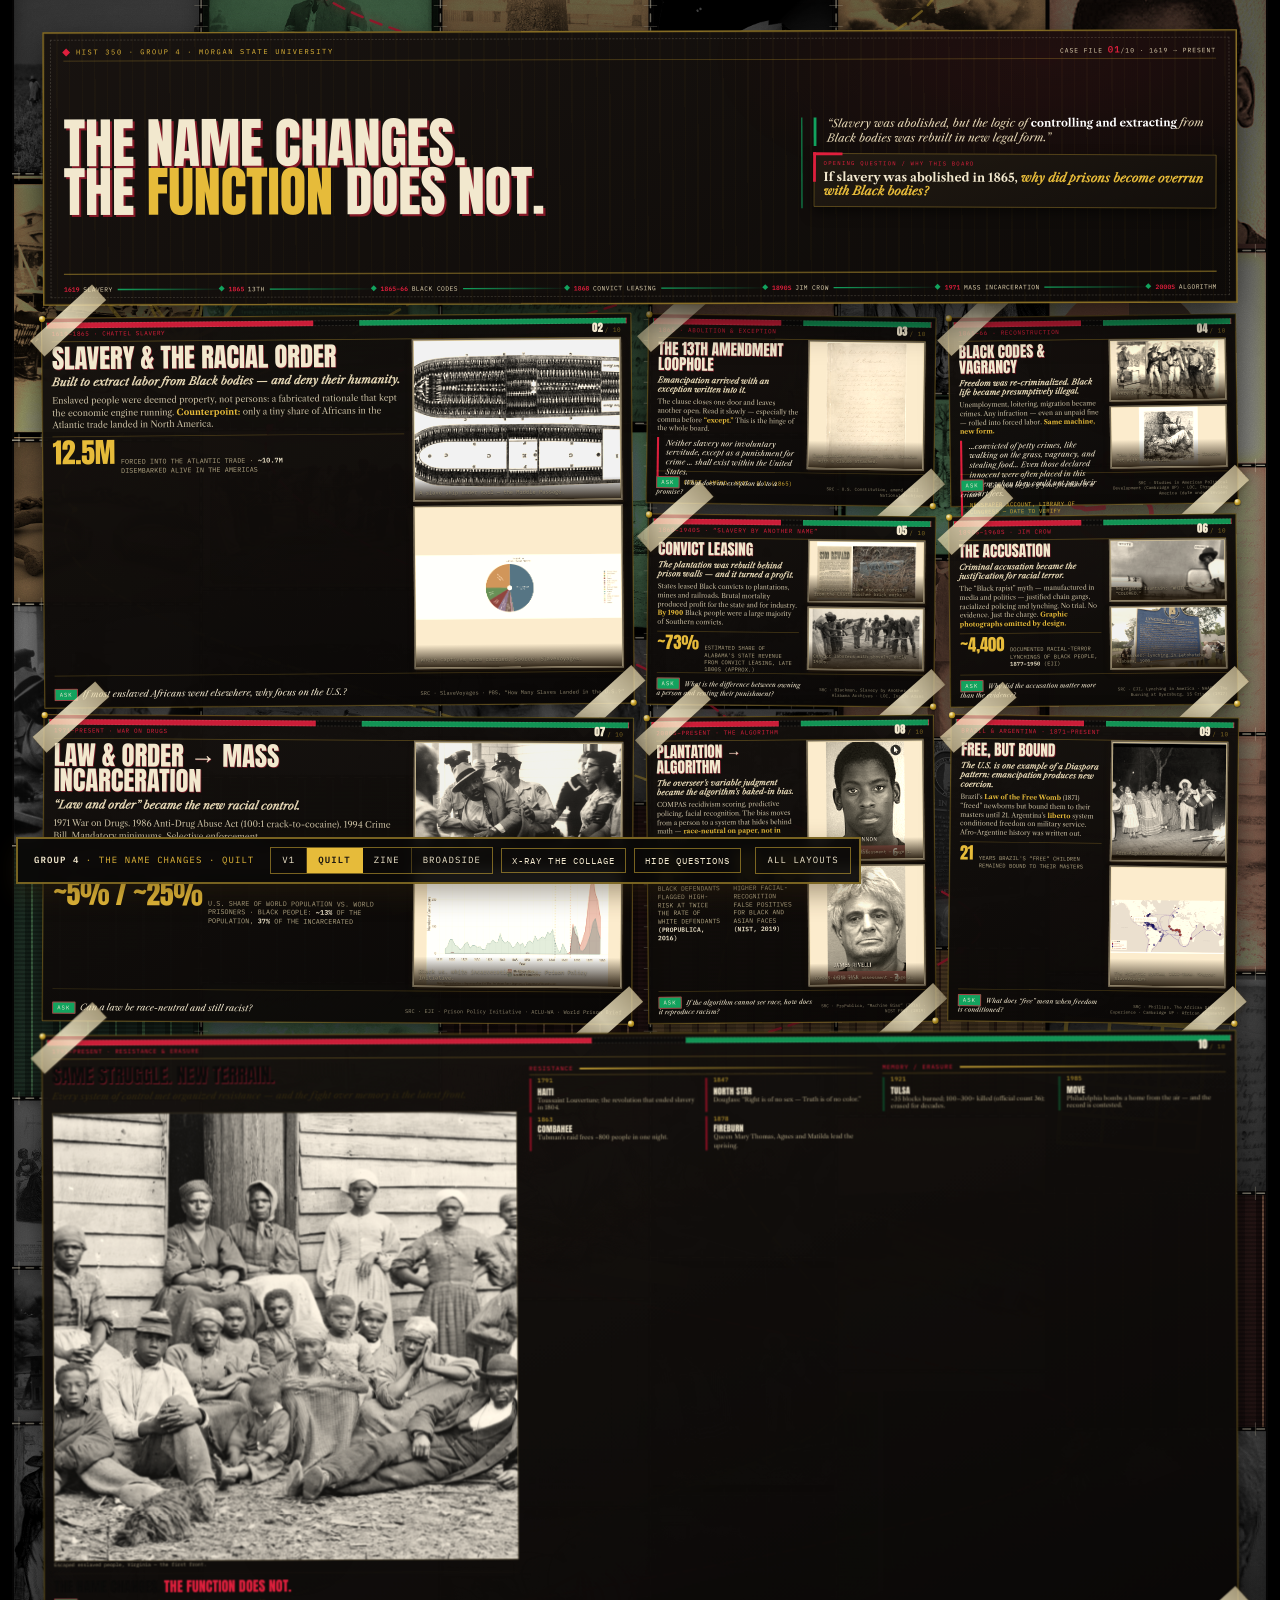
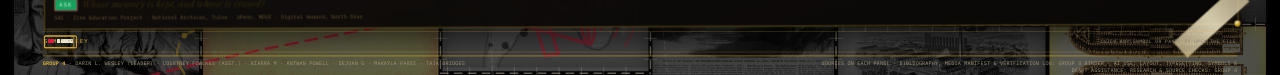
<file: index.html>
<!doctype html>
<html lang="en">
<head>
<meta charset="utf-8">
<meta name="viewport" content="width=device-width, initial-scale=1">
<title>Group 4 · The Name Changes — quilt</title>
<link rel="stylesheet" href="assets/fonts/fonts.css">
<link rel="stylesheet" href="assets/fonts/caslon.css">
<link rel="stylesheet" href="assets/board.css">
<link rel="stylesheet" href="assets/board_v4.css">
</head>
<body data-variant="a" data-layout="quilt">
<div class="holder"><div class="stage" id="stage">
  <div class="quilt" aria-hidden="true"><div class="patch t-ink" style="left:3px;top:-21px;width:265px;height:267px;background-image:url('media/inarcerated_laborers_from-louisiana-state-penitentiary-angola.png')"></div><div class="patch t-gold" style="left:3px;top:252px;width:265px;height:376px;background-image:url('assets/external/tulsa_furniture_street.jpg')"></div><div class="patch t-gold" style="left:3px;top:634px;width:265px;height:229px;background-image:url('assets/external/shackles_pre1860.jpg')"></div><div class="patch t-ink" style="left:3px;top:869px;width:265px;height:340px;background-image:url('media/mlk_arrested.jpg')"></div><div class="patch swatch t-green" style="left:3px;top:1215px;width:265px;height:356px"></div><div class="patch t-ink" style="left:3px;top:1577px;width:265px;height:237px;background-image:url('assets/external/freedmen_school_richmond.jpg')"></div><div class="patch t-ink" style="left:3px;top:1820px;width:265px;height:217px;background-image:url('assets/external/tulsa_greenwood_burning.jpg')"></div><div class="patch t-ink" style="left:3px;top:2043px;width:265px;height:359px;background-image:url('media/imagery.jpg')"></div><div class="patch t-gold" style="left:3px;top:2408px;width:265px;height:13px;background-image:url('assets/external/chain_gang_thomasville.jpg')"></div><div class="patch t-green" style="left:274px;top:-21px;width:337px;height:287px;background-image:url('assets/external/buffalo_soldier_25th.jpg')"></div><div class="patch t-green" style="left:274px;top:272px;width:337px;height:340px;background-image:url('media/letohatchee.jpg')"></div><div class="patch t-red" style="left:274px;top:618px;width:337px;height:223px;background-image:url('media/african_american_convicts_w_shovels.jpg')"></div><div class="patch t-ink" style="left:274px;top:847px;width:337px;height:264px;background-image:url('assets/external/tulsa_ruins_after_mob.jpg')"></div><div class="patch swatch t-green" style="left:274px;top:1117px;width:337px;height:288px"></div><div class="patch t-green" style="left:274px;top:1411px;width:337px;height:307px;background-image:url('media/ChatahoocheebricksEnglishWeb-768x576.jpg')"></div><div class="patch t-green" style="left:274px;top:1724px;width:337px;height:350px;background-image:url('media/risk_score_p1_1.png')"></div><div class="patch t-ink" style="left:274px;top:2080px;width:337px;height:232px;background-image:url('media/Slave%20Voyages%20Pie%20Chart.png')"></div><div class="patch t-gold" style="left:274px;top:2318px;width:337px;height:103px;background-image:url('media/emancipation_proclamation.jpg')"></div><div class="patch t-gold" style="left:617px;top:-21px;width:295px;height:288px;background-image:url('assets/external/on_the_chain_gang.jpg')"></div><div class="patch t-green" style="left:617px;top:273px;width:295px;height:331px;background-image:url('media/south_carolina_first_slave_law.jpg')"></div><div class="patch t-green" style="left:617px;top:610px;width:295px;height:301px;background-image:url('assets/external/tulsa_ruins_after_riot.jpg')"></div><div class="patch t-ink" style="left:617px;top:917px;width:295px;height:232px;background-image:url('media/risk_score_p1_2.png')"></div><div class="patch swatch t-red" style="left:617px;top:1155px;width:295px;height:337px"></div><div class="patch t-red" style="left:617px;top:1498px;width:295px;height:361px;background-image:url('media/one_vote_less.jpg')"></div><div class="patch t-green" style="left:617px;top:1865px;width:295px;height:293px;background-image:url('media/prsion_blck_vs_white.png')"></div><div class="patch t-ink" style="left:617px;top:2164px;width:295px;height:231px;background-image:url('media/Slave%20Voyages%20Map.png')"></div><div class="patch t-ink" style="left:617px;top:2401px;width:295px;height:20px;background-image:url('media/escaped_enslaved_people_from_plantation_virgiana.jpg')"></div><div class="patch t-ink" style="left:918px;top:-21px;width:260px;height:372px;background-image:url('media/angola_prison_guard_tower.png')"></div><div class="patch t-red" style="left:918px;top:357px;width:260px;height:263px;background-image:url('media/fountain_seg.jpg')"></div><div class="patch t-ink" style="left:918px;top:626px;width:260px;height:377px;background-image:url('media/inarcerated_laborers_from-louisiana-state-penitentiary-angola.png')"></div><div class="patch t-ink" style="left:918px;top:1009px;width:260px;height:218px;background-image:url('assets/external/tulsa_furniture_street.jpg')"></div><div class="patch swatch t-gold" style="left:918px;top:1233px;width:260px;height:302px"></div><div class="patch t-ink" style="left:918px;top:1541px;width:260px;height:258px;background-image:url('media/mlk_arrested.jpg')"></div><div class="patch t-ink" style="left:918px;top:1805px;width:260px;height:335px;background-image:url('media/afroargentines_playing_candombe_porteno_near_bonfire_of_sain_john.jpg')"></div><div class="patch t-ink" style="left:918px;top:2146px;width:260px;height:275px;background-image:url('assets/external/freedmen_school_richmond.jpg')"></div><div class="patch t-gold" style="left:1184px;top:-21px;width:297px;height:282px;background-image:url('assets/external/tulsa_greenwood_burning.jpg')"></div><div class="patch t-ink" style="left:1184px;top:267px;width:297px;height:294px;background-image:url('media/imagery.jpg')"></div><div class="patch t-green" style="left:1184px;top:567px;width:297px;height:231px;background-image:url('assets/external/chain_gang_thomasville.jpg')"></div><div class="patch t-red" style="left:1184px;top:804px;width:297px;height:252px;background-image:url('assets/external/buffalo_soldier_25th.jpg')"></div><div class="patch t-ink" style="left:1184px;top:1062px;width:297px;height:294px;background-image:url('media/letohatchee.jpg')"></div><div class="patch swatch t-gold" style="left:1184px;top:1362px;width:297px;height:234px"></div><div class="patch t-red" style="left:1184px;top:1602px;width:297px;height:360px;background-image:url('assets/external/tulsa_ruins_after_mob.jpg')"></div><div class="patch t-green" style="left:1184px;top:1968px;width:297px;height:358px;background-image:url('media/moneyreward.jpg')"></div><div class="patch t-ink" style="left:1184px;top:2332px;width:297px;height:89px;background-image:url('media/ChatahoocheebricksEnglishWeb-768x576.jpg')"></div><div class="patch t-red" style="left:1487px;top:-21px;width:310px;height:377px;background-image:url('media/risk_score_p1_1.png')"></div><div class="patch t-red" style="left:1487px;top:362px;width:310px;height:302px;background-image:url('media/Slave%20Voyages%20Pie%20Chart.png')"></div><div class="patch t-red" style="left:1487px;top:670px;width:310px;height:379px;background-image:url('media/emancipation_proclamation.jpg')"></div><div class="patch t-red" style="left:1487px;top:1055px;width:310px;height:337px;background-image:url('assets/external/on_the_chain_gang.jpg')"></div><div class="patch t-ink" style="left:1487px;top:1398px;width:310px;height:309px;background-image:url('media/south_carolina_first_slave_law.jpg')"></div><div class="patch swatch t-red" style="left:1487px;top:1713px;width:310px;height:332px"></div><div class="patch t-ink" style="left:1487px;top:2051px;width:310px;height:274px;background-image:url('media/risk_score_p1_2.png')"></div><div class="patch t-gold" style="left:1487px;top:2331px;width:310px;height:90px;background-image:url('media/slave_atlantic_trade_slave_ship.jpg')"></div><svg class="stitching" viewBox="0 0 1800 2400" preserveAspectRatio="none"><path class="run" d="M271 0L271 2400M614 0L614 2400M915 0L915 2400M1181 0L1181 2400M0 249L271 249M0 631L271 631M0 866L271 866M0 1212L271 1212M0 1574L271 1574M0 1817L271 1817M0 2040L271 2040M271 269L614 269M271 615L614 615M271 844L614 844M271 1114L614 1114M271 1408L614 1408M271 1721L614 1721M271 2077L614 2077M271 2315L614 2315M614 270L915 270M614 607L915 607M614 914L915 914M614 1152L915 1152M614 1495L915 1495M614 1862L915 1862M614 2161L915 2161M614 2398L915 2398M915 354L1181 354M915 623L1181 623M915 1006L1181 1006M915 1230L1181 1230M915 1538L1181 1538M915 1802L1181 1802M915 2143L1181 2143M1181 264L1484 264M1181 564L1484 564M1181 801L1484 801M1181 1059L1484 1059M1181 1359L1484 1359M1181 1599L1484 1599M1181 1965L1484 1965M1181 2329L1484 2329M1484 359L1800 359M1484 667L1800 667M1484 1052L1800 1052M1484 1395L1800 1395M1484 1710L1800 1710M1484 2048L1800 2048M1484 2328L1800 2328"/><path class="tick" d="M262 8L280 8M262 38L280 38M262 68L280 68M262 98L280 98M262 128L280 128M262 158L280 158M262 188L280 188M262 218L280 218M262 248L280 248M262 278L280 278M262 308L280 308M262 338L280 338M262 368L280 368M262 398L280 398M262 428L280 428M262 458L280 458M262 488L280 488M262 518L280 518M262 548L280 548M262 578L280 578M262 608L280 608M262 638L280 638M262 668L280 668M262 698L280 698M262 728L280 728M262 758L280 758M262 788L280 788M262 818L280 818M262 848L280 848M262 878L280 878M262 908L280 908M262 938L280 938M262 968L280 968M262 998L280 998M262 1028L280 1028M262 1058L280 1058M262 1088L280 1088M262 1118L280 1118M262 1148L280 1148M262 1178L280 1178M262 1208L280 1208M262 1238L280 1238M262 1268L280 1268M262 1298L280 1298M262 1328L280 1328M262 1358L280 1358M262 1388L280 1388M262 1418L280 1418M262 1448L280 1448M262 1478L280 1478M262 1508L280 1508M262 1538L280 1538M262 1568L280 1568M262 1598L280 1598M262 1628L280 1628M262 1658L280 1658M262 1688L280 1688M262 1718L280 1718M262 1748L280 1748M262 1778L280 1778M262 1808L280 1808M262 1838L280 1838M262 1868L280 1868M262 1898L280 1898M262 1928L280 1928M262 1958L280 1958M262 1988L280 1988M262 2018L280 2018M262 2048L280 2048M262 2078L280 2078M262 2108L280 2108M262 2138L280 2138M262 2168L280 2168M262 2198L280 2198M262 2228L280 2228M262 2258L280 2258M262 2288L280 2288M262 2318L280 2318M262 2348L280 2348M262 2378L280 2378M605 8L623 8M605 38L623 38M605 68L623 68M605 98L623 98M605 128L623 128M605 158L623 158M605 188L623 188M605 218L623 218M605 248L623 248M605 278L623 278M605 308L623 308M605 338L623 338M605 368L623 368M605 398L623 398M605 428L623 428M605 458L623 458M605 488L623 488M605 518L623 518M605 548L623 548M605 578L623 578M605 608L623 608M605 638L623 638M605 668L623 668M605 698L623 698M605 728L623 728M605 758L623 758M605 788L623 788M605 818L623 818M605 848L623 848M605 878L623 878M605 908L623 908M605 938L623 938M605 968L623 968M605 998L623 998M605 1028L623 1028M605 1058L623 1058M605 1088L623 1088M605 1118L623 1118M605 1148L623 1148M605 1178L623 1178M605 1208L623 1208M605 1238L623 1238M605 1268L623 1268M605 1298L623 1298M605 1328L623 1328M605 1358L623 1358M605 1388L623 1388M605 1418L623 1418M605 1448L623 1448M605 1478L623 1478M605 1508L623 1508M605 1538L623 1538M605 1568L623 1568M605 1598L623 1598M605 1628L623 1628M605 1658L623 1658M605 1688L623 1688M605 1718L623 1718M605 1748L623 1748M605 1778L623 1778M605 1808L623 1808M605 1838L623 1838M605 1868L623 1868M605 1898L623 1898M605 1928L623 1928M605 1958L623 1958M605 1988L623 1988M605 2018L623 2018M605 2048L623 2048M605 2078L623 2078M605 2108L623 2108M605 2138L623 2138M605 2168L623 2168M605 2198L623 2198M605 2228L623 2228M605 2258L623 2258M605 2288L623 2288M605 2318L623 2318M605 2348L623 2348M605 2378L623 2378M906 8L924 8M906 38L924 38M906 68L924 68M906 98L924 98M906 128L924 128M906 158L924 158M906 188L924 188M906 218L924 218M906 248L924 248M906 278L924 278M906 308L924 308M906 338L924 338M906 368L924 368M906 398L924 398M906 428L924 428M906 458L924 458M906 488L924 488M906 518L924 518M906 548L924 548M906 578L924 578M906 608L924 608M906 638L924 638M906 668L924 668M906 698L924 698M906 728L924 728M906 758L924 758M906 788L924 788M906 818L924 818M906 848L924 848M906 878L924 878M906 908L924 908M906 938L924 938M906 968L924 968M906 998L924 998M906 1028L924 1028M906 1058L924 1058M906 1088L924 1088M906 1118L924 1118M906 1148L924 1148M906 1178L924 1178M906 1208L924 1208M906 1238L924 1238M906 1268L924 1268M906 1298L924 1298M906 1328L924 1328M906 1358L924 1358M906 1388L924 1388M906 1418L924 1418M906 1448L924 1448M906 1478L924 1478M906 1508L924 1508M906 1538L924 1538M906 1568L924 1568M906 1598L924 1598M906 1628L924 1628M906 1658L924 1658M906 1688L924 1688M906 1718L924 1718M906 1748L924 1748M906 1778L924 1778M906 1808L924 1808M906 1838L924 1838M906 1868L924 1868M906 1898L924 1898M906 1928L924 1928M906 1958L924 1958M906 1988L924 1988M906 2018L924 2018M906 2048L924 2048M906 2078L924 2078M906 2108L924 2108M906 2138L924 2138M906 2168L924 2168M906 2198L924 2198M906 2228L924 2228M906 2258L924 2258M906 2288L924 2288M906 2318L924 2318M906 2348L924 2348M906 2378L924 2378M1172 8L1190 8M1172 38L1190 38M1172 68L1190 68M1172 98L1190 98M1172 128L1190 128M1172 158L1190 158M1172 188L1190 188M1172 218L1190 218M1172 248L1190 248M1172 278L1190 278M1172 308L1190 308M1172 338L1190 338M1172 368L1190 368M1172 398L1190 398M1172 428L1190 428M1172 458L1190 458M1172 488L1190 488M1172 518L1190 518M1172 548L1190 548M1172 578L1190 578M1172 608L1190 608M1172 638L1190 638M1172 668L1190 668M1172 698L1190 698M1172 728L1190 728M1172 758L1190 758M1172 788L1190 788M1172 818L1190 818M1172 848L1190 848M1172 878L1190 878M1172 908L1190 908M1172 938L1190 938M1172 968L1190 968M1172 998L1190 998M1172 1028L1190 1028M1172 1058L1190 1058M1172 1088L1190 1088M1172 1118L1190 1118M1172 1148L1190 1148M1172 1178L1190 1178M1172 1208L1190 1208M1172 1238L1190 1238M1172 1268L1190 1268M1172 1298L1190 1298M1172 1328L1190 1328M1172 1358L1190 1358M1172 1388L1190 1388M1172 1418L1190 1418M1172 1448L1190 1448M1172 1478L1190 1478M1172 1508L1190 1508M1172 1538L1190 1538M1172 1568L1190 1568M1172 1598L1190 1598M1172 1628L1190 1628M1172 1658L1190 1658M1172 1688L1190 1688M1172 1718L1190 1718M1172 1748L1190 1748M1172 1778L1190 1778M1172 1808L1190 1808M1172 1838L1190 1838M1172 1868L1190 1868M1172 1898L1190 1898M1172 1928L1190 1928M1172 1958L1190 1958M1172 1988L1190 1988M1172 2018L1190 2018M1172 2048L1190 2048M1172 2078L1190 2078M1172 2108L1190 2108M1172 2138L1190 2138M1172 2168L1190 2168M1172 2198L1190 2198M1172 2228L1190 2228M1172 2258L1190 2258M1172 2288L1190 2288M1172 2318L1190 2318M1172 2348L1190 2348M1172 2378L1190 2378M10 240L10 258M42 240L42 258M74 240L74 258M106 240L106 258M138 240L138 258M170 240L170 258M202 240L202 258M234 240L234 258M10 622L10 640M42 622L42 640M74 622L74 640M106 622L106 640M138 622L138 640M170 622L170 640M202 622L202 640M234 622L234 640M10 857L10 875M42 857L42 875M74 857L74 875M106 857L106 875M138 857L138 875M170 857L170 875M202 857L202 875M234 857L234 875M10 1203L10 1221M42 1203L42 1221M74 1203L74 1221M106 1203L106 1221M138 1203L138 1221M170 1203L170 1221M202 1203L202 1221M234 1203L234 1221M10 1565L10 1583M42 1565L42 1583M74 1565L74 1583M106 1565L106 1583M138 1565L138 1583M170 1565L170 1583M202 1565L202 1583M234 1565L234 1583M10 1808L10 1826M42 1808L42 1826M74 1808L74 1826M106 1808L106 1826M138 1808L138 1826M170 1808L170 1826M202 1808L202 1826M234 1808L234 1826M10 2031L10 2049M42 2031L42 2049M74 2031L74 2049M106 2031L106 2049M138 2031L138 2049M170 2031L170 2049M202 2031L202 2049M234 2031L234 2049M281 260L281 278M313 260L313 278M345 260L345 278M377 260L377 278M409 260L409 278M441 260L441 278M473 260L473 278M505 260L505 278M537 260L537 278M569 260L569 278M601 260L601 278M281 606L281 624M313 606L313 624M345 606L345 624M377 606L377 624M409 606L409 624M441 606L441 624M473 606L473 624M505 606L505 624M537 606L537 624M569 606L569 624M601 606L601 624M281 835L281 853M313 835L313 853M345 835L345 853M377 835L377 853M409 835L409 853M441 835L441 853M473 835L473 853M505 835L505 853M537 835L537 853M569 835L569 853M601 835L601 853M281 1105L281 1123M313 1105L313 1123M345 1105L345 1123M377 1105L377 1123M409 1105L409 1123M441 1105L441 1123M473 1105L473 1123M505 1105L505 1123M537 1105L537 1123M569 1105L569 1123M601 1105L601 1123M281 1399L281 1417M313 1399L313 1417M345 1399L345 1417M377 1399L377 1417M409 1399L409 1417M441 1399L441 1417M473 1399L473 1417M505 1399L505 1417M537 1399L537 1417M569 1399L569 1417M601 1399L601 1417M281 1712L281 1730M313 1712L313 1730M345 1712L345 1730M377 1712L377 1730M409 1712L409 1730M441 1712L441 1730M473 1712L473 1730M505 1712L505 1730M537 1712L537 1730M569 1712L569 1730M601 1712L601 1730M281 2068L281 2086M313 2068L313 2086M345 2068L345 2086M377 2068L377 2086M409 2068L409 2086M441 2068L441 2086M473 2068L473 2086M505 2068L505 2086M537 2068L537 2086M569 2068L569 2086M601 2068L601 2086M281 2306L281 2324M313 2306L313 2324M345 2306L345 2324M377 2306L377 2324M409 2306L409 2324M441 2306L441 2324M473 2306L473 2324M505 2306L505 2324M537 2306L537 2324M569 2306L569 2324M601 2306L601 2324M624 261L624 279M656 261L656 279M688 261L688 279M720 261L720 279M752 261L752 279M784 261L784 279M816 261L816 279M848 261L848 279M880 261L880 279M624 598L624 616M656 598L656 616M688 598L688 616M720 598L720 616M752 598L752 616M784 598L784 616M816 598L816 616M848 598L848 616M880 598L880 616M624 905L624 923M656 905L656 923M688 905L688 923M720 905L720 923M752 905L752 923M784 905L784 923M816 905L816 923M848 905L848 923M880 905L880 923M624 1143L624 1161M656 1143L656 1161M688 1143L688 1161M720 1143L720 1161M752 1143L752 1161M784 1143L784 1161M816 1143L816 1161M848 1143L848 1161M880 1143L880 1161M624 1486L624 1504M656 1486L656 1504M688 1486L688 1504M720 1486L720 1504M752 1486L752 1504M784 1486L784 1504M816 1486L816 1504M848 1486L848 1504M880 1486L880 1504M624 1853L624 1871M656 1853L656 1871M688 1853L688 1871M720 1853L720 1871M752 1853L752 1871M784 1853L784 1871M816 1853L816 1871M848 1853L848 1871M880 1853L880 1871M624 2152L624 2170M656 2152L656 2170M688 2152L688 2170M720 2152L720 2170M752 2152L752 2170M784 2152L784 2170M816 2152L816 2170M848 2152L848 2170M880 2152L880 2170M624 2389L624 2407M656 2389L656 2407M688 2389L688 2407M720 2389L720 2407M752 2389L752 2407M784 2389L784 2407M816 2389L816 2407M848 2389L848 2407M880 2389L880 2407M925 345L925 363M957 345L957 363M989 345L989 363M1021 345L1021 363M1053 345L1053 363M1085 345L1085 363M1117 345L1117 363M1149 345L1149 363M925 614L925 632M957 614L957 632M989 614L989 632M1021 614L1021 632M1053 614L1053 632M1085 614L1085 632M1117 614L1117 632M1149 614L1149 632M925 997L925 1015M957 997L957 1015M989 997L989 1015M1021 997L1021 1015M1053 997L1053 1015M1085 997L1085 1015M1117 997L1117 1015M1149 997L1149 1015M925 1221L925 1239M957 1221L957 1239M989 1221L989 1239M1021 1221L1021 1239M1053 1221L1053 1239M1085 1221L1085 1239M1117 1221L1117 1239M1149 1221L1149 1239M925 1529L925 1547M957 1529L957 1547M989 1529L989 1547M1021 1529L1021 1547M1053 1529L1053 1547M1085 1529L1085 1547M1117 1529L1117 1547M1149 1529L1149 1547M925 1793L925 1811M957 1793L957 1811M989 1793L989 1811M1021 1793L1021 1811M1053 1793L1053 1811M1085 1793L1085 1811M1117 1793L1117 1811M1149 1793L1149 1811M925 2134L925 2152M957 2134L957 2152M989 2134L989 2152M1021 2134L1021 2152M1053 2134L1053 2152M1085 2134L1085 2152M1117 2134L1117 2152M1149 2134L1149 2152M1191 255L1191 273M1223 255L1223 273M1255 255L1255 273M1287 255L1287 273M1319 255L1319 273M1351 255L1351 273M1383 255L1383 273M1415 255L1415 273M1447 255L1447 273M1191 555L1191 573M1223 555L1223 573M1255 555L1255 573M1287 555L1287 573M1319 555L1319 573M1351 555L1351 573M1383 555L1383 573M1415 555L1415 573M1447 555L1447 573M1191 792L1191 810M1223 792L1223 810M1255 792L1255 810M1287 792L1287 810M1319 792L1319 810M1351 792L1351 810M1383 792L1383 810M1415 792L1415 810M1447 792L1447 810M1191 1050L1191 1068M1223 1050L1223 1068M1255 1050L1255 1068M1287 1050L1287 1068M1319 1050L1319 1068M1351 1050L1351 1068M1383 1050L1383 1068M1415 1050L1415 1068M1447 1050L1447 1068M1191 1350L1191 1368M1223 1350L1223 1368M1255 1350L1255 1368M1287 1350L1287 1368M1319 1350L1319 1368M1351 1350L1351 1368M1383 1350L1383 1368M1415 1350L1415 1368M1447 1350L1447 1368M1191 1590L1191 1608M1223 1590L1223 1608M1255 1590L1255 1608M1287 1590L1287 1608M1319 1590L1319 1608M1351 1590L1351 1608M1383 1590L1383 1608M1415 1590L1415 1608M1447 1590L1447 1608M1191 1956L1191 1974M1223 1956L1223 1974M1255 1956L1255 1974M1287 1956L1287 1974M1319 1956L1319 1974M1351 1956L1351 1974M1383 1956L1383 1974M1415 1956L1415 1974M1447 1956L1447 1974M1191 2320L1191 2338M1223 2320L1223 2338M1255 2320L1255 2338M1287 2320L1287 2338M1319 2320L1319 2338M1351 2320L1351 2338M1383 2320L1383 2338M1415 2320L1415 2338M1447 2320L1447 2338M1494 350L1494 368M1526 350L1526 368M1558 350L1558 368M1590 350L1590 368M1622 350L1622 368M1654 350L1654 368M1686 350L1686 368M1718 350L1718 368M1750 350L1750 368M1782 350L1782 368M1494 658L1494 676M1526 658L1526 676M1558 658L1558 676M1590 658L1590 676M1622 658L1622 676M1654 658L1654 676M1686 658L1686 676M1718 658L1718 676M1750 658L1750 676M1782 658L1782 676M1494 1043L1494 1061M1526 1043L1526 1061M1558 1043L1558 1061M1590 1043L1590 1061M1622 1043L1622 1061M1654 1043L1654 1061M1686 1043L1686 1061M1718 1043L1718 1061M1750 1043L1750 1061M1782 1043L1782 1061M1494 1386L1494 1404M1526 1386L1526 1404M1558 1386L1558 1404M1590 1386L1590 1404M1622 1386L1622 1404M1654 1386L1654 1404M1686 1386L1686 1404M1718 1386L1718 1404M1750 1386L1750 1404M1782 1386L1782 1404M1494 1701L1494 1719M1526 1701L1526 1719M1558 1701L1558 1719M1590 1701L1590 1719M1622 1701L1622 1719M1654 1701L1654 1719M1686 1701L1686 1719M1718 1701L1718 1719M1750 1701L1750 1719M1782 1701L1782 1719M1494 2039L1494 2057M1526 2039L1526 2057M1558 2039L1558 2057M1590 2039L1590 2057M1622 2039L1622 2057M1654 2039L1654 2057M1686 2039L1686 2057M1718 2039L1718 2057M1750 2039L1750 2057M1782 2039L1782 2057M1494 2319L1494 2337M1526 2319L1526 2337M1558 2319L1558 2337M1590 2319L1590 2337M1622 2319L1622 2337M1654 2319L1654 2337M1686 2319L1686 2337M1718 2319L1718 2337M1750 2319L1750 2337M1782 2319L1782 2337"/><path class="cross" d=""/><path class="thread" d="M420 -60C338 65 1289 177 1155 269C1187 400 468 517 369 613C297 779 973 928 1041 1050C868 1169 1533 1275 1359 1362C1172 1502 380 1628 528 1731C489 1849 1598 1954 1517 2041C1704 2194 257 2330 88 2443C52 2560 422 2664 595 2750"/><path class="thread gold" d="M1320 -60C1424 77 739 200 628 301C793 464 -57 610 90 730C-60 913 1012 1077 1080 1212C985 1372 1009 1516 1015 1634C1037 1772 1258 1895 1200 1997C1193 2129 418 2247 247 2344C102 2528 1518 2692 1341 2828"/><circle class="knot" cx="1155" cy="269" r="5"/><circle class="knot" cx="369" cy="613" r="5"/><circle class="knot" cx="1041" cy="1050" r="5"/><circle class="knot" cx="1359" cy="1362" r="5"/><circle class="knot" cx="528" cy="1731" r="5"/><circle class="knot" cx="1517" cy="2041" r="5"/><circle class="knot" cx="88" cy="2443" r="5"/><circle class="knot gold" cx="628" cy="301" r="4"/><circle class="knot gold" cx="90" cy="730" r="4"/><circle class="knot gold" cx="1080" cy="1212" r="4"/><circle class="knot gold" cx="1015" cy="1634" r="4"/><circle class="knot gold" cx="1200" cy="1997" r="4"/><circle class="knot gold" cx="247" cy="2344" r="4"/></svg><div class="applique t-gold" data-sym="globe" style="left:105px;top:258px;width:250px;height:250px;transform:rotate(-7deg)"><svg xmlns="http://www.w3.org/2000/svg" viewBox="0 0 420 420" fill="none" stroke="currentColor" stroke-linecap="round" stroke-linejoin="round">

  <circle cx="210" cy="210" r="176" stroke-width="9"/>
  <ellipse cx="210" cy="210" rx="176" ry="72" stroke-width="7"/>
  <ellipse cx="210" cy="210" rx="72" ry="176" stroke-width="7"/>
  <path d="M210 34 C286 92 306 156 296 210 C286 268 250 322 210 386" stroke-width="7"/>
  <path d="M210 34 C134 92 114 156 124 210 C134 268 170 322 210 386" stroke-width="7"/>
  <path d="M46 168 h46 l24 -30 34 8 20 -26 30 14 24 -18 24 20 28 -8 22 24 28 4 26 22 h34" stroke-width="8"/>
  <path d="M46 252 h40 l26 24 30 -14 26 20 30 -12 26 22 30 -16 30 18 28 -10 26 16 h34" stroke-width="8" opacity=".72"/>
  <path d="M168 132 q28 -20 54 -8" stroke-width="6" opacity=".6"/>
  <path d="M258 96 q22 16 22 42" stroke-width="6" opacity=".6"/>
</svg>
</div><div class="applique t-red" data-sym="fist" style="left:1470px;top:586px;width:230px;height:230px;transform:rotate(6deg)"><svg xmlns="http://www.w3.org/2000/svg" viewBox="0 0 420 420" fill="none" stroke="currentColor" stroke-linecap="round" stroke-linejoin="round">

  <path d="M150 214 V150 c0 -12 18 -12 18 0 v50" stroke-width="12"/>
  <path d="M168 172 V128 c0 -13 19 -13 19 0 v44" stroke-width="12"/>
  <path d="M187 138 V120 c0 -13 19 -13 19 0 v30" stroke-width="12"/>
  <path d="M206 130 V122 c0 -12 18 -12 18 0 v30" stroke-width="12"/>
  <path d="M224 168 V138 c0 -12 18 -12 18 0 v92" stroke-width="12"/>
  <path d="M150 214 c-24 -10 -44 -2 -46 20 -3 26 18 40 34 36 l40 -8" stroke-width="12"/>
  <path d="M242 230 c26 -14 62 4 62 40 0 44 -38 78 -86 78 h-26 c-40 0 -66 -18 -78 -46"
        stroke-width="12"/>
  <path d="M118 268 c-18 6 -30 -8 -26 -24" stroke-width="10"/>
  <path d="M148 250 q20 6 34 2" stroke-width="9" opacity=".7"/>
  <path d="M176 206 q16 4 28 0" stroke-width="9" opacity=".7"/>
  <path d="M320 96 l16 -22 M340 120 l24 -12 M300 76 l6 -26" stroke-width="8" opacity=".75"/>
</svg>
</div><div class="applique t-green" data-sym="broken-chain" style="left:90px;top:1660px;width:270px;height:270px;transform:rotate(-5deg)"><svg xmlns="http://www.w3.org/2000/svg" viewBox="0 0 460 420" fill="none" stroke="currentColor" stroke-linecap="round" stroke-linejoin="round">

  <g stroke-width="15">
    <ellipse cx="104" cy="210" rx="62" ry="34" transform="rotate(-24 104 210)"/>
    <ellipse cx="188" cy="188" rx="62" ry="34" transform="rotate(-24 188 188)"/>
    <ellipse cx="372" cy="210" rx="62" ry="34" transform="rotate(-24 372 210)"/>
    <ellipse cx="288" cy="188" rx="62" ry="34" transform="rotate(-24 288 188)"/>
  </g>
  <path d="M236 196 l-10 -6 M244 176 l-12 8 M252 206 l6 -14" stroke-width="10" stroke-dasharray="0"/>
  <path d="M232 150 l-10 76" stroke-width="7" opacity=".5"/>
  <path d="M258 146 l10 78" stroke-width="7" opacity=".5"/>
  <path d="M228 262 q30 26 62 6" stroke-width="7" opacity=".6"/>
  <circle cx="240" cy="118" r="20" stroke-width="8" opacity=".8"/>
  <path d="M240 98 v-24 M240 138 v24 M220 118 h-24 M260 118 h24" stroke-width="7" opacity=".65"/>
</svg>
</div><div class="applique t-gold" data-sym="kente" style="left:1480px;top:1430px;width:250px;height:250px;transform:rotate(4deg)"><svg xmlns="http://www.w3.org/2000/svg" viewBox="0 0 460 420" fill="none" stroke="currentColor" stroke-linecap="round" stroke-linejoin="round">

  <rect x="46" y="46" width="368" height="328" stroke-width="11"/>
  <path d="M46 130 h368 M46 214 h368 M46 298 h368" stroke-width="9"/>
  <path d="M160 46 v328 M300 46 v328" stroke-width="9"/>
  <path d="M120 92 l20 20 l-20 20 l-20 -20 z" stroke-width="7" opacity=".8"/>
  <path d="M200 92 l20 20 l-20 20 l-20 -20 z" stroke-width="7" opacity=".8"/>
  <path d="M340 92 l20 20 l-20 20 l-20 -20 z" stroke-width="7" opacity=".8"/>
  <path d="M120 176 l20 20 l-20 20 l-20 -20 z" stroke-width="7" opacity=".8"/>
  <path d="M340 176 l20 20 l-20 20 l-20 -20 z" stroke-width="7" opacity=".8"/>
  <path d="M120 260 l20 20 l-20 20 l-20 -20 z" stroke-width="7" opacity=".8"/>
  <path d="M200 260 l20 20 l-20 20 l-20 -20 z" stroke-width="7" opacity=".8"/>
  <path d="M340 260 l20 20 l-20 20 l-20 -20 z" stroke-width="7" opacity=".8"/>
  <path d="M230 214 q0 -26 20 -26 q20 0 20 26 q0 26 -20 26 q-20 0 -20 -26" stroke-width="7" opacity=".75"/>
</svg>
</div><div class="applique t-red" data-sym="megaphone" style="left:690px;top:2190px;width:230px;height:230px;transform:rotate(-6deg)"><svg xmlns="http://www.w3.org/2000/svg" viewBox="0 0 520 420" fill="none" stroke="currentColor" stroke-linecap="round" stroke-linejoin="round">

  <path d="M96 250 L96 176 L300 96 L300 330 L96 250 z" stroke-width="12"/>
  <ellipse cx="300" cy="213" rx="26" ry="117" stroke-width="11"/>
  <path d="M96 176 L60 190 L60 236 L96 250" stroke-width="11"/>
  <path d="M132 254 L152 352 L196 352 L176 262" stroke-width="11"/>
  <path d="M340 138 q22 22 22 75 q0 53 -22 75" stroke-width="9" opacity=".8"/>
  <path d="M376 108 q36 38 36 105 q0 67 -36 105" stroke-width="9" opacity=".65"/>
  <path d="M412 78 q50 54 50 135 q0 81 -50 135" stroke-width="9" opacity=".5"/>
  <path d="M96 214 h-28" stroke-width="9" opacity=".7"/>
</svg>
</div><div class="quilt-tape" style="left:230px;top:625px;transform:rotate(12deg)"></div><div class="quilt-tape" style="left:540px;top:1265px;transform:rotate(-14deg)"></div><div class="quilt-tape" style="left:830px;top:1805px;transform:rotate(9deg)"></div><div class="quilt-tape" style="left:1120px;top:545px;transform:rotate(-11deg)"></div><div class="quilt-tape" style="left:1430px;top:1525px;transform:rotate(13deg)"></div><div class="quilt-tape" style="left:540px;top:2125px;transform:rotate(-8deg)"></div></div>

<section class="banner lay-quilt" data-panel="p1" tabindex="0" role="button"
  aria-label="Open the thesis banner"
  style="left:44px;top:44px;width:1712px;height:392px">
  <div class="mast-top">
    <div class="kicker"><span class="dot"></span>HIST 350 · GROUP 4 · MORGAN STATE UNIVERSITY</div>
    <div class="filetag">CASE FILE <b>01</b>/10 · 1619 → PRESENT</div>
  </div>
  <div class="mast-grid">
    <h1 class="b-title"><span>THE NAME CHANGES.</span><span>THE <em>FUNCTION</em> DOES NOT.</span></h1>
    <div class="mast-side">
      <p class="thesis">“Slavery was abolished, but the logic of <b>controlling and extracting</b> from Black bodies was rebuilt in new legal form.”</p>
      <div class="case">
        <div class="label">Opening question / why this board</div>
        <p class="q">If slavery was abolished in 1865, <em>why did prisons become overrun with Black bodies?</em></p>
      </div>
    </div>
  </div>
  <div class="era-strip">
    <span class="e"><b>1619</b> SLAVERY</span><span class="dash"></span>
    <span class="e"><b>1865</b> 13TH</span><span class="dash"></span>
    <span class="e"><b>1865–66</b> BLACK CODES</span><span class="dash"></span>
    <span class="e"><b>1868</b> CONVICT LEASING</span><span class="dash"></span>
    <span class="e"><b>1890s</b> JIM CROW</span><span class="dash"></span>
    <span class="e"><b>1971</b> MASS INCARCERATION</span><span class="dash"></span>
    <span class="e"><b>2000s</b> ALGORITHM</span>
  </div>
  <div class="mast-badge"><span>SIX AREAS</span><b>ONE FUNCTION</b></div>
</section>

<article class="panel p-lg lay-quilt" data-panel="p2" data-size="lg"
  tabindex="0" role="button" aria-label="Open panel 02: SLAVERY &amp; THE RACIAL ORDER"
  style="left:44px;top:452px;width:846px;height:560px;--rot:-0.5deg;z-index:6;">
  <span class="tape tl"></span><span class="tape br"></span>
  <span class="pin a"></span><span class="pin b"></span>
  <header class="p-head">
    <div class="era">1619–1865 · CHATTEL SLAVERY</div>
    <div class="pnum"><b>02</b><span>/ 10</span></div>
  </header>
  <div class="p-main">
    <h2 class="p-title">SLAVERY & THE RACIAL ORDER</h2>
    <p class="p-arg">Built to extract labor from Black bodies — and deny their humanity.</p>
    <p class="p-facts">Enslaved people were deemed property, not persons: a fabricated rationale that kept the economic engine running. <b>Counterpoint:</b> only a tiny share of Africans in the Atlantic trade landed in North America.</p>
    <div class="p-stat"><div class="stat-v">12.5M</div><div class="stat-l">forced into the Atlantic trade · <b>~10.7M</b> disembarked alive in the Americas</div></div>
  </div>
  <div class="p-media"><figure class=""><img src="media/slave_atlantic_trade_slave_ship.jpg" alt="A slave ship under sail — the Middle Passage."><figcaption>A slave ship under sail — the Middle Passage.</figcaption></figure><figure class="fit"><img src="media/Slave%20Voyages%20Pie%20Chart.png" alt="Where captives were carried. Source: SlaveVoyages."><figcaption>Where captives were carried. Source: SlaveVoyages.</figcaption></figure></div>
  <div class="p-foot">
    <p class="ask"><span class="asktag">ASK</span>If most enslaved Africans went elsewhere, why focus on the U.S.?</p>
    <p class="src">SRC · SlaveVoyages · PBS, “How Many Slaves Landed in the U.S.?”</p>
  </div>
</article>
<article class="panel p-sm lay-quilt" data-panel="p3" data-size="sm"
  tabindex="0" role="button" aria-label="Open panel 03: THE 13TH AMENDMENT LOOPHOLE"
  style="left:910px;top:452px;width:413px;height:272px;--rot:0.8deg;z-index:5;">
  <span class="tape tl"></span><span class="tape br"></span>
  <span class="pin a"></span><span class="pin b"></span>
  <header class="p-head">
    <div class="era">1865 · ABOLITION & EXCEPTION</div>
    <div class="pnum"><b>03</b><span>/ 10</span></div>
  </header>
  <div class="p-main">
    <h2 class="p-title">THE 13TH AMENDMENT LOOPHOLE</h2>
    <p class="p-arg">Emancipation arrived with an exception written into it.</p>
    <p class="p-facts">The clause closes one door and leaves another open. Read it slowly — especially the comma before <b>“except.”</b> This is the hinge of the whole board.</p>
    <blockquote class="quote"><q>Neither slavery nor involuntary servitude, except as a punishment for crime … shall exist within the United States.</q><cite>U.S. Const. amend. XIII, § 1 (1865)</cite></blockquote>
  </div>
  <div class="p-media"><figure class="fit"><img src="media/emancipation_proclamation.jpg" alt="Emancipation Proclamation, 1863. Freedom — with a clause attached."><figcaption>Emancipation Proclamation, 1863. Freedom — with a clause attached.</figcaption></figure></div>
  <div class="p-foot">
    <p class="ask"><span class="asktag">ASK</span>What does an exception do to a promise?</p>
    <p class="src">SRC · U.S. Constitution, amend. XIII · National Archives</p>
  </div>
</article>
<article class="panel p-sm lay-quilt" data-panel="p4" data-size="sm"
  tabindex="0" role="button" aria-label="Open panel 04: BLACK CODES &amp; VAGRANCY"
  style="left:1343px;top:452px;width:413px;height:272px;--rot:-0.8deg;z-index:5;">
  <span class="tape tl"></span><span class="tape br"></span>
  <span class="pin a"></span><span class="pin b"></span>
  <header class="p-head">
    <div class="era">1865–66 · RECONSTRUCTION</div>
    <div class="pnum"><b>04</b><span>/ 10</span></div>
  </header>
  <div class="p-main">
    <h2 class="p-title">BLACK CODES & VAGRANCY</h2>
    <p class="p-arg">Freedom was re-criminalized. Black life became presumptively illegal.</p>
    <p class="p-facts">Unemployment, loitering, migration became crimes. Any infraction — even an unpaid fine — rolled into forced labor. <b>Same machine, new form.</b></p>
    <blockquote class="quote"><q>…convicted of petty crimes, like walking on the grass, vagrancy, and stealing food… Even those declared innocent were often placed in this system when they could not pay their court fees.</q><cite>Newspaper account, Library of Congress — date to verify</cite></blockquote>
  </div>
  <div class="p-media"><figure class="fit"><img src="media/imagery.jpg" alt="Newspaper: “free as air” — and “spot every leading Radical negro.”"><figcaption>Newspaper: “free as air” — and “spot every leading Radical negro.”</figcaption></figure><figure class="fit"><img src="media/one_vote_less.jpg" alt="“One Vote Less.” Richmond Whig — freedom met with subtraction."><figcaption>“One Vote Less.” Richmond Whig — freedom met with subtraction.</figcaption></figure></div>
  <div class="p-foot">
    <p class="ask"><span class="asktag">ASK</span>Can you be free if your freedom is a crime?</p>
    <p class="src">SRC · Studies in American Political Development (Cambridge UP) · LOC, Chronicling America (date under review)</p>
  </div>
</article>
<article class="panel p-sm lay-quilt" data-panel="p5" data-size="sm"
  tabindex="0" role="button" aria-label="Open panel 05: CONVICT LEASING"
  style="left:910px;top:738px;width:413px;height:274px;--rot:0.6deg;z-index:5;">
  <span class="tape tl"></span><span class="tape br"></span>
  <span class="pin a"></span><span class="pin b"></span>
  <header class="p-head">
    <div class="era">1868–1940s · “SLAVERY BY ANOTHER NAME”</div>
    <div class="pnum"><b>05</b><span>/ 10</span></div>
  </header>
  <div class="p-main">
    <h2 class="p-title">CONVICT LEASING</h2>
    <p class="p-arg">The plantation was rebuilt behind prison walls — and it turned a profit.</p>
    <p class="p-facts">States leased Black convicts to plantations, mines and railroads. Brutal mortality produced profit for the state and for industry. <b>By 1900</b> Black people were a large majority of Southern convicts.</p>
    <div class="p-stat"><div class="stat-v">~73%</div><div class="stat-l">estimated share of Alabama's state revenue from convict leasing, late 1800s (approx.)</div></div>
  </div>
  <div class="p-media"><figure class="fit"><img src="media/moneyreward.jpg" alt="Reward poster: five escaped convicts from the Chattahoochee brick works."><figcaption>Reward poster: five escaped convicts from the Chattahoochee brick works.</figcaption></figure><figure class=""><img src="media/african_american_convicts_w_shovels.jpg" alt="Convict laborers with shovels, early 1900s."><figcaption>Convict laborers with shovels, early 1900s.</figcaption></figure></div>
  <div class="p-foot">
    <p class="ask"><span class="asktag">ASK</span>What is the difference between owning a person and renting their punishment?</p>
    <p class="src">SRC · Blackmon, Slavery by Another Name · Alabama Archives · LOC, Inside Adams</p>
  </div>
</article>
<article class="panel p-sm lay-quilt" data-panel="p6" data-size="sm"
  tabindex="0" role="button" aria-label="Open panel 06: THE ACCUSATION"
  style="left:1343px;top:738px;width:413px;height:274px;--rot:-0.6deg;z-index:5;">
  <span class="tape tl"></span><span class="tape br"></span>
  <span class="pin a"></span><span class="pin b"></span>
  <header class="p-head">
    <div class="era">1890s–1960s · JIM CROW</div>
    <div class="pnum"><b>06</b><span>/ 10</span></div>
  </header>
  <div class="p-main">
    <h2 class="p-title">THE ACCUSATION</h2>
    <p class="p-arg">Criminal accusation became the justification for racial terror.</p>
    <p class="p-facts">The “Black rapist” myth — manufactured in media and politics — justified chain gangs, racialized policing and lynching. No trial. No evidence. Just the charge. <b>Graphic photographs omitted by design.</b></p>
    <div class="p-stat"><div class="stat-v">~4,400</div><div class="stat-l">documented racial-terror lynchings of Black people, <b>1877–1950</b> (EJI)</div></div>
  </div>
  <div class="p-media"><figure class=""><img src="media/fountain_seg.jpg" alt="Segregated fountain: “WHITE” / “COLORED.”"><figcaption>Segregated fountain: “WHITE” / “COLORED.”</figcaption></figure><figure class=""><img src="media/letohatchee.jpg" alt="EJI marker: lynching in Letohatchee, Alabama, 1900."><figcaption>EJI marker: lynching in Letohatchee, Alabama, 1900.</figcaption></figure></div>
  <div class="p-foot">
    <p class="ask"><span class="asktag">ASK</span>Why did the accusation matter more than the evidence?</p>
    <p class="src">SRC · EJI, Lynching in America · NAACP, The Burning at Dyersburg, 15 Crisis (1917)</p>
  </div>
</article>
<article class="panel p-lg lay-quilt" data-panel="p7" data-size="lg"
  tabindex="0" role="button" aria-label="Open panel 07: LAW &amp;amp; ORDER → MASS INCARCERATION"
  style="left:44px;top:1026px;width:846px;height:440px;--rot:0.35deg;z-index:6;">
  <span class="tape tl"></span><span class="tape br"></span>
  <span class="pin a"></span><span class="pin b"></span>
  <header class="p-head">
    <div class="era">1971–PRESENT · WAR ON DRUGS</div>
    <div class="pnum"><b>07</b><span>/ 10</span></div>
  </header>
  <div class="p-main">
    <h2 class="p-title">LAW &amp; ORDER → MASS INCARCERATION</h2>
    <p class="p-arg">“Law and order” became the new racial control.</p>
    <p class="p-facts">1971 War on Drugs. 1986 Anti-Drug Abuse Act (100:1 crack-to-cocaine). 1994 Crime Bill. Mandatory minimums. Selective enforcement.<span class='pq'>“We could arrest their leaders, raid their homes… Did we know we were lying about the drugs? Of course we did.” — John Ehrlichman (attributed/reported; disputed)</span></p>
    <div class="p-stat"><div class="stat-v">~5% / ~25%</div><div class="stat-l">U.S. share of world population vs. world prisoners · Black people: <b>~13%</b> of the population, <b>37%</b> of the incarcerated</div></div>
  </div>
  <div class="p-media"><figure class=""><img src="media/mlk_arrested.jpg" alt="Dr. King arrested — the “law and order” era."><figcaption>Dr. King arrested — the “law and order” era.</figcaption></figure><figure class="fit"><img src="media/prsion_blck_vs_white.png" alt="Black vs. white incarceration. Source: Prison Policy Initiative."><figcaption>Black vs. white incarceration. Source: Prison Policy Initiative.</figcaption></figure></div>
  <div class="p-foot">
    <p class="ask"><span class="asktag">ASK</span>Can a law be race-neutral and still racist?</p>
    <p class="src">SRC · EJI · Prison Policy Initiative · ACLU-WA · World Prison Brief</p>
  </div>
</article>
<article class="panel p-sm lay-quilt" data-panel="p8" data-size="sm"
  tabindex="0" role="button" aria-label="Open panel 08: PLANTATION → ALGORITHM"
  style="left:910px;top:1026px;width:413px;height:440px;--rot:-0.5deg;z-index:5;">
  <span class="tape tl"></span><span class="tape br"></span>
  <span class="pin a"></span><span class="pin b"></span>
  <header class="p-head">
    <div class="era">2000s–PRESENT · THE ALGORITHM</div>
    <div class="pnum"><b>08</b><span>/ 10</span></div>
  </header>
  <div class="p-main">
    <h2 class="p-title">PLANTATION → ALGORITHM</h2>
    <p class="p-arg">The overseer's variable judgment became the algorithm's baked-in bias.</p>
    <p class="p-facts">COMPAS recidivism scoring, predictive policing, facial recognition. The bias moves from a person to a system that hides behind math — <b>race-neutral on paper, not in outcome.</b></p>
    <div class="p-stat duo"><div class="su"><div class="stat-v">2×</div><div class="stat-l">Black defendants flagged high-risk at twice the rate of white defendants <b>(ProPublica, 2016)</b></div></div><div class="su"><div class="stat-v">10–100×</div><div class="stat-l">higher facial-recognition false positives for Black and Asian faces <b>(NIST, 2019)</b></div></div></div>
  </div>
  <div class="p-media"><figure class="fit"><img src="media/risk_score_p1_1.png" alt="COMPAS-style risk assessment — page 1."><figcaption>COMPAS-style risk assessment — page 1.</figcaption></figure><figure class="fit"><img src="media/risk_score_p1_2.png" alt="COMPAS-style risk assessment — page 2."><figcaption>COMPAS-style risk assessment — page 2.</figcaption></figure></div>
  <div class="p-foot">
    <p class="ask"><span class="asktag">ASK</span>If the algorithm cannot see race, how does it reproduce racism?</p>
    <p class="src">SRC · ProPublica, “Machine Bias” (2016) · NIST FRVT (2019)</p>
  </div>
</article>
<article class="panel p-sm lay-quilt" data-panel="p9" data-size="sm"
  tabindex="0" role="button" aria-label="Open panel 09: FREE, BUT BOUND"
  style="left:1343px;top:1026px;width:413px;height:440px;--rot:0.7deg;z-index:5;">
  <span class="tape tl"></span><span class="tape br"></span>
  <span class="pin a"></span><span class="pin b"></span>
  <header class="p-head">
    <div class="era">BRAZIL & ARGENTINA · 1871–PRESENT</div>
    <div class="pnum"><b>09</b><span>/ 10</span></div>
  </header>
  <div class="p-main">
    <h2 class="p-title">FREE, BUT BOUND</h2>
    <p class="p-arg">The U.S. is one example of a Diaspora pattern: emancipation produces new coercion.</p>
    <p class="p-facts">Brazil's <b>Law of the Free Womb</b> (1871) “freed” newborns but bound them to their masters until 21. Argentina's <b>liberto</b> system conditioned freedom on military service. Afro-Argentine history was written out.</p>
    <div class="p-stat"><div class="stat-v">21</div><div class="stat-l">years Brazil's “free” children remained bound to their masters</div></div>
  </div>
  <div class="p-media"><figure class=""><img src="media/afroargentines_playing_candombe_porteno_near_bonfire_of_sain_john.jpg" alt="Afro-Argentine candombe, Buenos Aires."><figcaption>Afro-Argentine candombe, Buenos Aires.</figcaption></figure><figure class="fit"><img src="media/Slave%20Voyages%20Map.png" alt="The Atlantic system, 1514–1866. Source: SlaveVoyages."><figcaption>The Atlantic system, 1514–1866. Source: SlaveVoyages.</figcaption></figure></div>
  <div class="p-foot">
    <p class="ask"><span class="asktag">ASK</span>What does “free” mean when freedom is conditioned?</p>
    <p class="src">SRC · Phillips, The African Diaspora Experience · Cambridge UP · African Arguments</p>
  </div>
</article>

<article class="panel p10 p-xl lay-quilt" data-panel="p10" data-size="xl"
  tabindex="0" role="button" aria-label="Open panel 10: resistance and memory"
  style="left:44px;top:1480px;width:1712px;height:852px;--rot:-0.25deg;z-index:6;">
  <span class="tape tl"></span><span class="tape br"></span>
  <span class="pin a"></span><span class="pin b"></span>
  <header class="p-head">
    <div class="era">1791–PRESENT · RESISTANCE & ERASURE</div>
    <div class="pnum"><b>10</b><span>/ 10</span></div>
  </header>
  <div class="w-body">
    <div class="w-left">
      <h2 class="p-title">SAME STRUGGLE. NEW TERRAIN.</h2>
      <p class="p-arg">Every system of control met organized resistance — and the fight over memory is the latest front.</p>
      <div class="p10-media"><figure class=""><img src="media/escaped_enslaved_people_from_plantation_virgiana.jpg" alt="Escaped enslaved people, Virginia — the first front."><figcaption>Escaped enslaved people, Virginia — the first front.</figcaption></figure></div>
      <div class="w-close">
        <div class="closing">THE NAME CHANGES. <span>THE FUNCTION DOES NOT.</span></div>
        <p class="ask"><span class="asktag">ASK</span>Whose memory is kept, and whose is erased?</p>
        <p class="src">SRC · Zinn Education Project · National Archives, Tulsa · UPenn, MOVE · Digital Howard, North Star</p>
      </div>
    </div>
    <div class="res">
      <div class="res-block"><h3>Resistance</h3><div class="res-grid"><div class="res-item"><div class="y">1791</div><div class="t">HAITI</div><div class="d">Toussaint Louverture; the revolution that ended slavery in 1804.</div></div><div class="res-item"><div class="y">1847</div><div class="t">NORTH STAR</div><div class="d">Douglass: “Right is of no sex — Truth is of no color.”</div></div><div class="res-item"><div class="y">1863</div><div class="t">COMBAHEE</div><div class="d">Tubman's raid frees ~800 people in one night.</div></div><div class="res-item"><div class="y">1878</div><div class="t">FIREBURN</div><div class="d">Queen Mary Thomas, Agnes and Matilda lead the uprising.</div></div></div></div>
      <div class="mem-block"><h3>Memory / erasure</h3><div class="mem-grid"><div class="mem-item"><div class="y">1921</div><div class="t">TULSA</div><div class="d">~35 blocks burned; 100–300+ killed (official count 36); erased for decades.</div></div><div class="mem-item"><div class="y">1985</div><div class="t">MOVE</div><div class="d">Philadelphia bombs a home from the air — and the record is contested.</div></div></div></div>
    </div>
  </div>
</article>

  <div class="legend" style="left:44px;top:2338px;width:1712px;height:30px"><span class="legend-lbl">SYMBOL KEY</span><button class="symkey" type="button" data-symkey="globe" title="PAN-AFRICAN GLOBE"><b>01</b>GLOBE</button><button class="symkey" type="button" data-symkey="fist" title="THE RAISED FIST"><b>02</b>FIST</button><button class="symkey" type="button" data-symkey="broken-chain" title="THE BROKEN CHAIN"><b>03</b>CHAIN</button><button class="symkey" type="button" data-symkey="torch" title="THE TORCH"><b>04</b>TORCH</button><button class="symkey" type="button" data-symkey="kente" title="KENTE PATTERN"><b>05</b>KENTE</button><button class="symkey" type="button" data-symkey="dove" title="THE DOVE"><b>06</b>DOVE</button><button class="symkey" type="button" data-symkey="megaphone" title="THE MEGAPHONE"><b>07</b>VOICE</button><button class="symkey" type="button" data-symkey="barbed-wire" title="BARBED WIRE"><b>08</b>WIRE</button><button class="symkey" type="button" data-symkey="poppy" title="THE POPPY"><b>09</b>POPPY</button><button class="symkey" type="button" data-symkey="open-hands" title="OPEN HANDS"><b>10</b>HANDS</button><span class="legend-note">CLICK ANY SYMBOL OR PANEL TO OPEN THE FILE</span></div>

<div class="footer" style="left:44px;top:2372px;width:1712px">
  <div><b>GROUP 4</b> · DARIN L. WESLEY (LEADER) · COURTNEY FOWLKES (ASST.) · KIARRA M · ANTWAN POWELL · DEJUAN G · MAKAYLA PARSI · TAJA BRIDGES</div>
  <div class="r">SOURCES ON EACH PANEL · BIBLIOGRAPHY, MEDIA MANIFEST &amp; VERIFICATION LOG: GROUP 4 BINDER · AI USE: LAYOUT, TYPESETTING, SYMBOLS &amp; DRAFT ASSISTANCE; RESEARCH &amp; SOURCE CHECKS: GROUP 4</div>
</div>
</div></div>

<dialog id="modal" aria-label="Panel detail">
  <div id="modal-head" class="m-head"></div>
  <div id="modal-body" class="m-body"></div>
</dialog>

<div class="toolbar" role="toolbar" aria-label="Board controls">
  <div class="brand"><b>GROUP 4</b> · THE NAME CHANGES · QUILT</div>
  <div class="lay-switch" role="group" aria-label="Switch layout">
    <a class="lay-btn" href="board_v1.html">V1</a>
    <a class="lay-btn on" href="board_quilt.html">QUILT</a>
    <a class="lay-btn" href="board_zine.html">ZINE</a>
    <a class="lay-btn" href="board_broadside.html">BROADSIDE</a>
  </div>
  <button id="xray" type="button">X-RAY THE COLLAGE</button>
  <button id="qtoggle" type="button">HIDE QUESTIONS</button>
  <a class="lay-btn home" href="index.html">ALL LAYOUTS</a>
</div>

<script>window.BOARD = {"variant": "a", "layout": "quilt", "panels": {"p1": {"num": "01", "tag": "THESIS", "era": "1619 – PRESENT · SIX ERAS OF CONTROL", "title": "THE NAME CHANGES. THE FUNCTION DOES NOT.", "arg": "Slavery was abolished. The logic of controlling and extracting from Black bodies was not.", "facts": "<b>Black Codes</b> criminalized Black freedom. <b>Convict leasing</b> rented prisoners out. <b>Mass incarceration</b> built the world's largest prison system. <b>Algorithmic bias</b> hides the same judgment in code.", "notes": ["The thesis: “Slavery was abolished, but the logic of controlling and extracting from Black bodies was rebuilt in new legal form.”", "Six areas of control — slavery, Black Codes, convict leasing, Jim Crow, mass incarceration, algorithmic control — run on three pillars: profit from Black bodies; convict leasing → prison labor; plantation → algorithm.", "Opening question to hold: if slavery was abolished in 1865, why did prisons become overrun with Black bodies? The board answers it."], "questions": ["What does it mean for a system to survive its own abolition?", "What connects a plantation, a prison cell, and a risk score?"], "sources": ["Thirteenth Amendment, U.S. Constitution (Section 1).", "Emancipation Proclamation (1863), U.S. National Archives.", "Group 4 blueprint & project binder (panel architecture, thesis)."], "images": [{"f": "emancipation_proclamation.jpg", "cap": "Emancipation Proclamation, 1863 — freedom with a clause attached.", "fit": true}, {"f": "slave_atlantic_trade_slave_ship.jpg", "cap": "The Middle Passage: forced migration as the first container of the system."}]}, "p2": {"num": "02", "tag": "ERA 01", "era": "1619–1865 · CHATTEL SLAVERY", "title": "SLAVERY & THE RACIAL ORDER", "arg": "Built to extract labor from Black bodies — and deny their humanity.", "facts": "Enslaved people were deemed property, not persons: a fabricated rationale that kept the economic engine running. <b>Counterpoint:</b> only a tiny share of Africans in the Atlantic trade landed in North America.", "stat": {"v": "12.5M", "l": "forced into the Atlantic trade · <b>~10.7M</b> disembarked alive in the Americas"}, "images": [{"f": "slave_atlantic_trade_slave_ship.jpg", "cap": "A slave ship under sail — the Middle Passage."}, {"f": "Slave Voyages Pie Chart.png", "cap": "Where captives were carried. Source: SlaveVoyages.", "fit": true}], "question": "If most enslaved Africans went elsewhere, why focus on the U.S.?", "source": "SlaveVoyages · PBS, “How Many Slaves Landed in the U.S.?”", "notes": ["Slavery racialized labor and deemed people property — denying personhood to keep the economic engine running.", "~12.5 million Africans were forced into the Atlantic trade; ~10.7 million disembarked alive in the Americas.", "Use the counterpoint honestly: only a tiny share landed in North America. What was built here was not only numbers — it was a racial order, the blueprint every later panel runs on."], "questions": ["If most enslaved Africans went elsewhere, why focus on the U.S.?", "How did being called property become a legal identity?"], "sources": ["SlaveVoyages, “Voyages: The Trans-Atlantic Slave Trade Database.”", "PBS, “How Many Slaves Landed in the U.S.?”"]}, "p3": {"num": "03", "tag": "THE HINGE", "era": "1865 · ABOLITION & EXCEPTION", "title": "THE 13TH AMENDMENT LOOPHOLE", "arg": "Emancipation arrived with an exception written into it.", "facts": "The clause closes one door and leaves another open. Read it slowly — especially the comma before <b>“except.”</b> This is the hinge of the whole board.", "quote": {"q": "Neither slavery nor involuntary servitude, except as a punishment for crime … shall exist within the United States.", "c": "U.S. Const. amend. XIII, § 1 (1865)"}, "images": [{"f": "emancipation_proclamation.jpg", "cap": "Emancipation Proclamation, 1863. Freedom — with a clause attached.", "fit": true}], "question": "What does an exception do to a promise?", "source": "U.S. Constitution, amend. XIII · National Archives", "notes": ["The 13th Amendment abolished slavery — with a deliberate exception built in. At first glance reasonable; in practice used to perpetuate the exploitation of labor.", "Read the clause aloud and slow down on “except as a punishment for crime.” This panel is the hinge: it closes era one and opens era two."], "questions": ["What does an exception do to a promise?", "Who benefits from leaving that door open?"], "sources": ["U.S. Constitution, amend. XIII, § 1.", "National Archives, Emancipation Proclamation (1863)."]}, "p4": {"num": "04", "tag": "ERA 02", "era": "1865–66 · RECONSTRUCTION", "title": "BLACK CODES & VAGRANCY", "arg": "Freedom was re-criminalized. Black life became presumptively illegal.", "facts": "Unemployment, loitering, migration became crimes. Any infraction — even an unpaid fine — rolled into forced labor. <b>Same machine, new form.</b>", "quote": {"q": "…convicted of petty crimes, like walking on the grass, vagrancy, and stealing food… Even those declared innocent were often placed in this system when they could not pay their court fees.", "c": "Newspaper account, Library of Congress — date to verify"}, "images": [{"f": "imagery.jpg", "cap": "Newspaper: “free as air” — and “spot every leading Radical negro.”", "fit": true}, {"f": "one_vote_less.jpg", "cap": "“One Vote Less.” Richmond Whig — freedom met with subtraction.", "fit": true}], "question": "Can you be free if your freedom is a crime?", "source": "Studies in American Political Development (Cambridge UP) · LOC, Chronicling America (date under review)", "notes": ["Black Codes criminalized unemployment, loitering and migration — the re-criminalization of freedom.", "By leaving “criminals” out of the amendment, the system only had to make Black people the majority of criminals. Any infraction — even an unpaid fine — rolls into forced labor.", "Forward connection: fines, fees and cash bail are the same mechanism still running."], "questions": ["Can you be free if your freedom is a crime?", "What happens when an unpaid fine becomes labor?"], "sources": ["Studies in American Political Development, “Spawn of Slavery.”", "Library of Congress, Chronicling America (date under review; verify scan)."], "note": "Verification flag: the newspaper's 1961 date should be checked against the LOC scan before the presentation."}, "p5": {"num": "05", "tag": "ERA 03", "era": "1868–1940s · “SLAVERY BY ANOTHER NAME”", "title": "CONVICT LEASING", "arg": "The plantation was rebuilt behind prison walls — and it turned a profit.", "facts": "States leased Black convicts to plantations, mines and railroads. Brutal mortality produced profit for the state and for industry. <b>By 1900</b> Black people were a large majority of Southern convicts.", "stat": {"v": "~73%", "l": "estimated share of Alabama's state revenue from convict leasing, late 1800s (approx.)"}, "images": [{"f": "moneyreward.jpg", "cap": "Reward poster: five escaped convicts from the Chattahoochee brick works.", "fit": true}, {"f": "african_american_convicts_w_shovels.jpg", "cap": "Convict laborers with shovels, early 1900s."}], "question": "What is the difference between owning a person and renting their punishment?", "source": "Blackmon, Slavery by Another Name · Alabama Archives · LOC, Inside Adams", "notes": ["States leased convicts to plantations, railroads and mines — so the state and emerging American industry both profited from Black bodies.", "Blackmon showed how Southern governments arrested Black Americans on fabricated or minor charges and “leased” their bodies as forced labor.", "The figure is an estimate: ~73% of Alabama's state revenue in the late 1800s (no exact figure survives)."], "questions": ["Who got paid?", "What is the difference between owning a person and renting their punishment?"], "sources": ["Douglas A. Blackmon, Slavery by Another Name.", "Alabama Department of Archives & History, 1846 lease act.", "Library of Congress, Inside Adams; NMAAHC Searchable Museum."]}, "p6": {"num": "06", "tag": "ERA 04", "era": "1890s–1960s · JIM CROW", "title": "THE ACCUSATION", "arg": "Criminal accusation became the justification for racial terror.", "facts": "The “Black rapist” myth — manufactured in media and politics — justified chain gangs, racialized policing and lynching. No trial. No evidence. Just the charge. <b>Graphic photographs omitted by design.</b>", "stat": {"v": "~4,400", "l": "documented racial-terror lynchings of Black people, <b>1877–1950</b> (EJI)"}, "images": [{"f": "fountain_seg.jpg", "cap": "Segregated fountain: “WHITE” / “COLORED.”"}, {"f": "letohatchee.jpg", "cap": "EJI marker: lynching in Letohatchee, Alabama, 1900."}], "question": "Why did the accusation matter more than the evidence?", "source": "EJI, Lynching in America · NAACP, The Burning at Dyersburg, 15 Crisis (1917)", "notes": ["The “Black rapist” myth gave cover to racial terror, chain gangs and racialized policing — lynching on nothing more than an accusation.", "Ida B. Wells and NAACP investigations show the accusation doing the work of evidence. From 1877–1950, EJI documents ~4,400 racial-terror lynchings.", "Handle with restraint: let the facts carry the weight; do not sensationalize."], "questions": ["Why did the accusation matter more than the evidence?", "How does a lie become law?"], "sources": ["Equal Justice Initiative, Lynching in America.", "“The Burning at Dyersburg,” 15 Crisis 178–83 (1917).", "Ida B. Wells, Southern Horrors."], "note": "Content note: the board intentionally uses a memorial marker and a segregation sign rather than photographs of victims."}, "p7": {"num": "07", "tag": "ERA 05", "era": "1971–PRESENT · WAR ON DRUGS", "title": "LAW &amp; ORDER → MASS INCARCERATION", "arg": "“Law and order” became the new racial control.", "facts": "1971 War on Drugs. 1986 Anti-Drug Abuse Act (100:1 crack-to-cocaine). 1994 Crime Bill. Mandatory minimums. Selective enforcement.<span class='pq'>“We could arrest their leaders, raid their homes… Did we know we were lying about the drugs? Of course we did.” — John Ehrlichman (attributed/reported; disputed)</span>", "stat": {"v": "~5% / ~25%", "l": "U.S. share of world population vs. world prisoners · Black people: <b>~13%</b> of the population, <b>37%</b> of the incarcerated"}, "images": [{"f": "mlk_arrested.jpg", "cap": "Dr. King arrested — the “law and order” era."}, {"f": "prsion_blck_vs_white.png", "cap": "Black vs. white incarceration. Source: Prison Policy Initiative.", "fit": true}], "question": "Can a law be race-neutral and still racist?", "source": "EJI · Prison Policy Initiative · ACLU-WA · World Prison Brief", "notes": ["Nixon declared war on drugs — fought disproportionately in communities of color through selective enforcement. Then the 1986 100:1 crack-to-cocaine disparity, the 1994 Crime Bill, mandatory minimums.", "Quote Ehrlichman but flag it: widely cited, attribution disputed — present as reported, not proven.", "~5% of the world's population lives in the U.S.; we hold roughly a quarter of the world's prisoners. Black people are ~13% of the population and 37% of the incarcerated."], "questions": ["Can a law be race-neutral and still racist?", "What did calling drugs ‘public enemy #1’ distract the public from?"], "sources": ["EJI, “Nixon's War on Drugs.”", "Prison Policy Initiative; ACLU of Washington; World Prison Brief.", "Anti-Drug Abuse Act (1986); Violent Crime Control and Law Enforcement Act (1994)."]}, "p8": {"num": "08", "tag": "ERA 06", "era": "2000s–PRESENT · THE ALGORITHM", "title": "PLANTATION → ALGORITHM", "arg": "The overseer's variable judgment became the algorithm's baked-in bias.", "facts": "COMPAS recidivism scoring, predictive policing, facial recognition. The bias moves from a person to a system that hides behind math — <b>race-neutral on paper, not in outcome.</b>", "stats": [{"v": "2×", "l": "Black defendants flagged high-risk at twice the rate of white defendants <b>(ProPublica, 2016)</b>"}, {"v": "10–100×", "l": "higher facial-recognition false positives for Black and Asian faces <b>(NIST, 2019)</b>"}], "images": [{"f": "risk_score_p1_1.png", "cap": "COMPAS-style risk assessment — page 1.", "fit": true}, {"f": "risk_score_p1_2.png", "cap": "COMPAS-style risk assessment — page 2.", "fit": true}], "question": "If the algorithm cannot see race, how does it reproduce racism?", "source": "ProPublica, “Machine Bias” (2016) · NIST FRVT (2019)", "notes": ["Centuries of manufactured discrimination have been adopted into algorithms that, at scale, only exacerbate the problem.", "COMPAS tells a court how likely a defendant is to reoffend. ProPublica (2016) found Black defendants flagged high-risk at 2× the rate of white defendants. NIST (2019) found face-recognition false positives 10–100× more likely for Black and Asian faces.", "The plantation becomes the algorithm. The overseer could be questioned; the score looks neutral and is harder to appeal."], "questions": ["If the algorithm cannot see race, how does it reproduce racism?", "Who is accountable when the code is wrong?"], "sources": ["ProPublica, “Machine Bias” (2016).", "NIST, Face Recognition Vendor Test (2019).", "Flores, Bechtel & Lowenkamp, Federal Probation (2016)."]}, "p9": {"num": "09", "tag": "DIASPORA", "era": "BRAZIL & ARGENTINA · 1871–PRESENT", "title": "FREE, BUT BOUND", "arg": "The U.S. is one example of a Diaspora pattern: emancipation produces new coercion.", "facts": "Brazil's <b>Law of the Free Womb</b> (1871) “freed” newborns but bound them to their masters until 21. Argentina's <b>liberto</b> system conditioned freedom on military service. Afro-Argentine history was written out.", "stat": {"v": "21", "l": "years Brazil's “free” children remained bound to their masters"}, "images": [{"f": "afroargentines_playing_candombe_porteno_near_bonfire_of_sain_john.jpg", "cap": "Afro-Argentine candombe, Buenos Aires."}, {"f": "Slave Voyages Map.png", "cap": "The Atlantic system, 1514–1866. Source: SlaveVoyages.", "fit": true}], "question": "What does “free” mean when freedom is conditioned?", "source": "Phillips, The African Diaspora Experience · Cambridge UP · African Arguments", "notes": ["Step back from the U.S.: Brazil's Law of the Free Womb (1871) “freed” newborns but bound them to their masters until 21 — a “new form of slavery.” The Manumission Fund liberated 20,000+ people.", "In Argentina the liberto system conditioned freedom on military service, then kept extending it, while Afro-Argentine contributions were written out of national memory.", "The U.S. is one example of the pattern: emancipation doesn't end coercion, it produces new forms of it."], "questions": ["Is the U.S. an exception or an example?", "What does ‘free’ mean when freedom is conditioned?"], "sources": ["Glen O. Phillips, The African Diaspora Experience, pp. 119–174.", "Cambridge UP, Freedoms Captives: Time of Gradual Emancipation.", "African Arguments, “The Erased Protagonists.”"]}, "p10": {"num": "10", "tag": "RESISTANCE / MEMORY", "era": "1791–PRESENT · RESISTANCE & ERASURE", "title": "SAME STRUGGLE. NEW TERRAIN.", "arg": "Every system of control met organized resistance — and the fight over memory is the latest front.", "stat": {"v": "~800", "l": "people freed in one night · Combahee River raid, July 1863"}, "question": "Whose memory is kept, and whose is erased?", "source": "Zinn Education Project · National Archives, Tulsa · UPenn, MOVE · Digital Howard, North Star", "images": [{"f": "escaped_enslaved_people_from_plantation_virgiana.jpg", "cap": "Escaped enslaved people, Virginia — the first front."}], "notes": ["This story isn't only what was done to Black people — every system on this board was met with organized resistance.", "Combahee River raid, July 1863: Tubman freed ~800 people in one night. The 1878 Fireburn: Queens Mary Thomas, Agnes and Matilda led workers burning sugar plantations. Haiti, 1791–1804: the only revolution that ended in a free nation. Douglass's North Star, 1847: “Right is of no sex — Truth is of no color.”", "Memory is the front line now. Tulsa, 1921: a white mob destroyed Greenwood, “Black Wall Street,” over a lie; ~35 blocks burned, ~10,000 left homeless, 100–300+ killed though the official count was 36. Then the second erasure — claims denied, records dropped, mass graves still being searched for.", "MOVE, 1985: a home bombed from the air by its own city government. Same pattern — the record gets cleaned up after the bodies do.", "Closing: the name keeps changing; the function does not. “When the law stopped saying ‘Black,’ did it stop acting on race?” — “What do we owe the record?”"], "questions": ["What does it mean that every system of control met organized resistance?", "Whose memory is kept, and whose is erased?", "When the law stopped saying ‘Black,’ did it stop acting on race?", "What do we owe the record?"], "sources": ["Zinn Education Project, Harriet Tubman's Combahee River raid.", "National Archives, Tulsa Race Massacre materials.", "UPenn Collaborative History, MOVE / Osage Avenue; Digital Howard, North Star (1847)."], "note": "Tulsa detail: the massacre, the cover-up, and the ongoing search for mass graves."}}, "symbols": {"globe": {"num": "01", "name": "PAN-AFRICAN GLOBE", "era": "THE DIASPORA", "meaning": "One people, scattered across the world — and still connected.", "notes": ["The globe is centred on the African continent, with the Diaspora routes crossing it. It frames P9: the U.S. is one node, not the whole story."], "questions": ["Is the U.S. an exception, or an example?"]}, "fist": {"num": "02", "name": "THE RAISED FIST", "era": "REVOLUTION & RESISTANCE", "meaning": "Refusal. The body as a weapon that will not be owned.", "notes": ["The raised fist is the oldest gesture of resistance — from slave revolts to the Black Power salute. It answers the board's punitive symbols: control is met with refusal."], "questions": ["What does it mean that every system of control met resistance?"]}, "broken-chain": {"num": "03", "name": "THE BROKEN CHAIN", "era": "FREEDOM", "meaning": "Freedom in any form: the link snapped, not the person freed by permission.", "notes": ["The chain breaks at the centre. Freedom was not granted from above — it was seized. The remaining links recall what was endured."], "questions": ["Who actually ended slavery — the law, or the people who ran?"]}, "torch": {"num": "04", "name": "THE TORCH", "era": "FREEDOM & REVOLUTION", "meaning": "Light carried forward; the flame passed between generations.", "notes": ["The torch is freedom actively held, not passively given. It links Haiti, the North Star press, Combahee and the modern front."], "questions": ["Who carries the light when the record tries to go dark?"]}, "kente": {"num": "05", "name": "KENTE PATTERN", "era": "PAN-AFRICANISM", "meaning": "African knowledge, craft and identity that survived the crossing.", "notes": ["An original geometric pattern inspired by kente/Adinkra textile structure. It signals that the Diaspora did not begin empty — it carried culture."], "questions": ["What did the Diaspora carry that no auction could sell?"]}, "dove": {"num": "06", "name": "THE DOVE", "era": "PEACE", "meaning": "Peace — and the cost of the wars fought to reach it.", "notes": ["Peace is not the absence of conflict; it is a claim made after violence. The dove sits beside the barbed wire on purpose."], "questions": ["Peace for whom, and paid for by whom?"]}, "megaphone": {"num": "07", "name": "THE MEGAPHONE", "era": "PROTEST & VOICE", "meaning": "Resistance organized out loud — the demand to be heard.", "notes": ["From street protest to the press to the record: the megaphone is voice as power. It is the resistance to every attempt to silence the story."], "questions": ["Whose voice gets amplified, and whose gets erased?"]}, "barbed-wire": {"num": "08", "name": "BARBED WIRE", "era": "WAR & OPPRESSION", "meaning": "War, enclosure and confinement — the architecture of control.", "notes": ["Barbed wire fenced the plantation, the prison camp and the border. It is the counterweight to peace and freedom across the board."], "questions": ["Who decides where the wire goes?"]}, "poppy": {"num": "09", "name": "THE POPPY", "era": "REMEMBRANCE", "meaning": "Peace and remembrance for those the record tried to forget.", "notes": ["The poppy remembers the dead of war and terror — including Tulsa, the lynching victims, and the unnamed buried in mass graves."], "questions": ["What do we owe the record?"]}, "open-hands": {"num": "10", "name": "OPEN HANDS", "era": "LIBERATION", "meaning": "Freedom released, not hoarded — the bird let go.", "notes": ["Open hands release the bird: freedom in any form, freely given. It closes the board by answering the chain."], "questions": ["What does freedom look like when it isn't conditional?"]}, "thread": {"num": "—", "name": "THE RED THREAD", "era": "THE THROUGH-LINE", "meaning": "Profit → punishment → prediction.", "notes": ["The red thread runs down the spine: the same pillars across six eras. The name changes. The function does not."], "questions": ["What connects a plantation, a prison cell, and a risk score?"]}}};</script>
<script src="assets/board.js"></script>
</body>
</html>
</file>
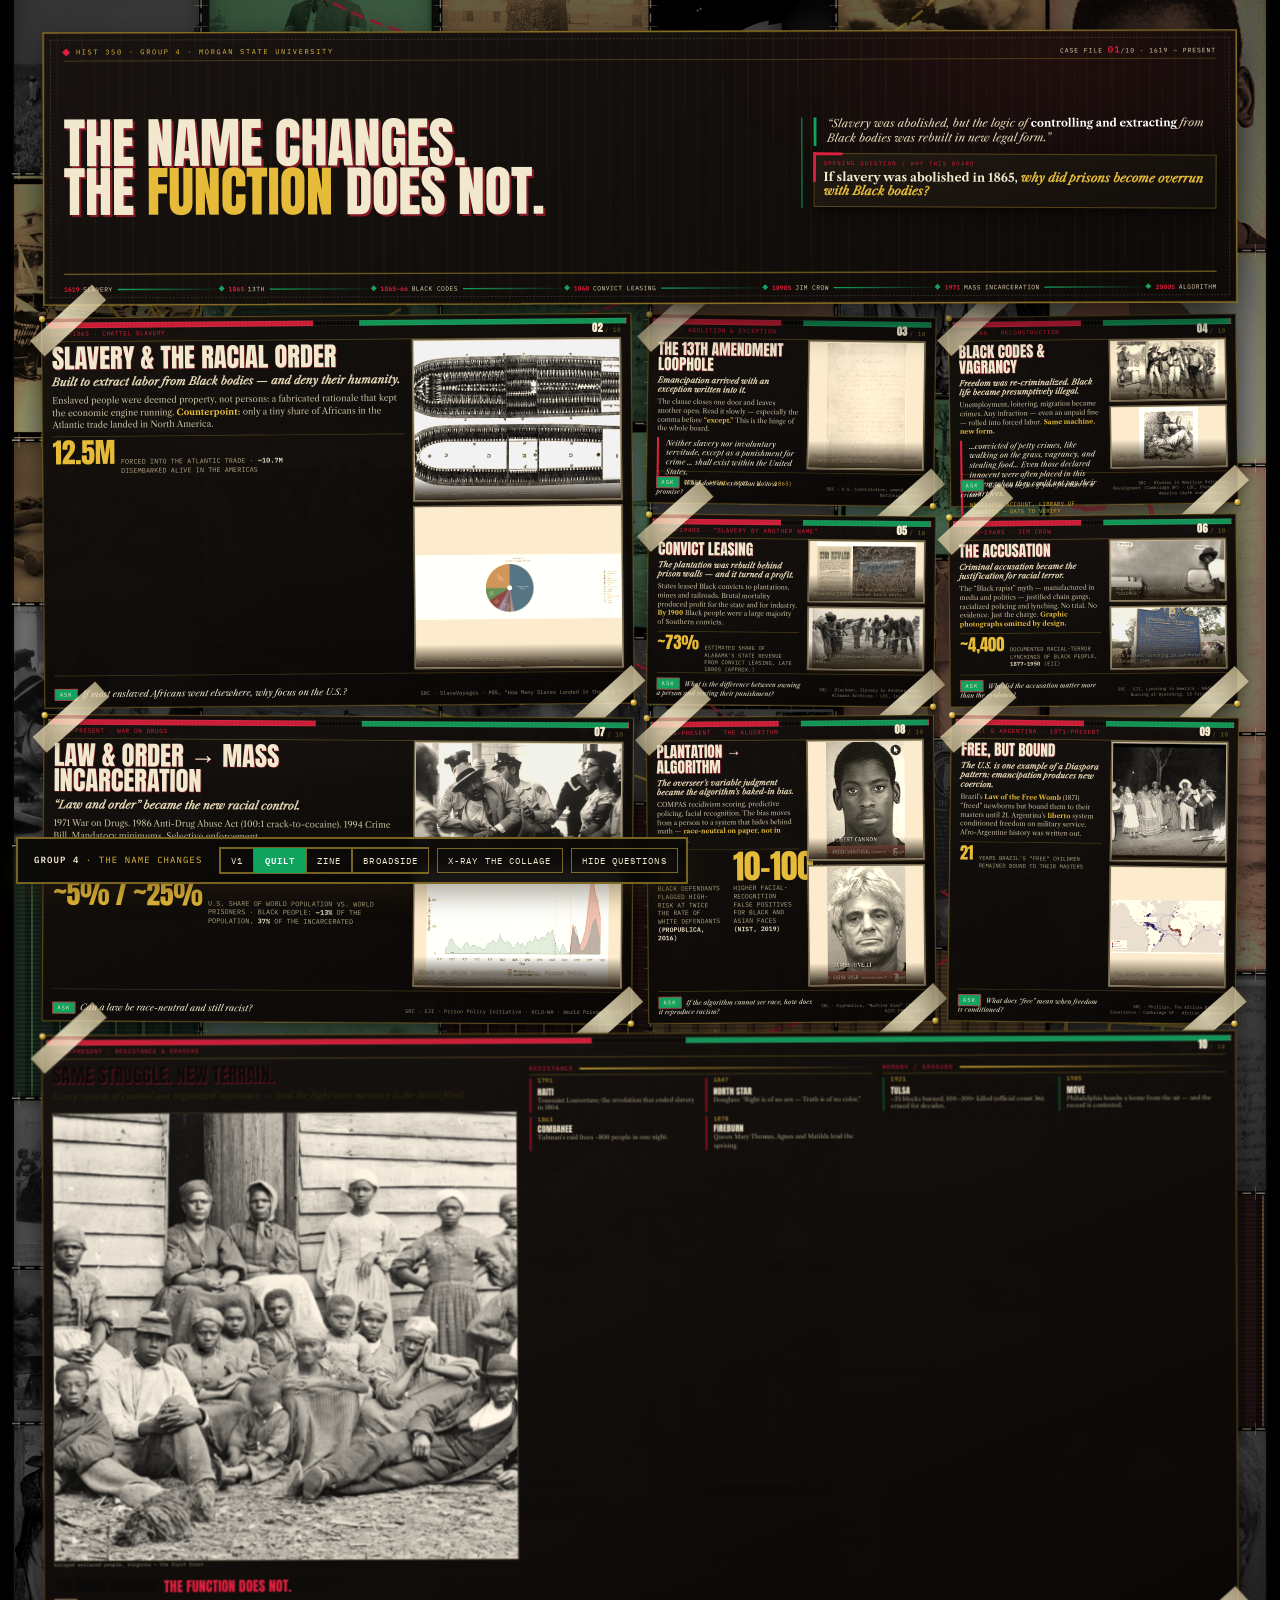
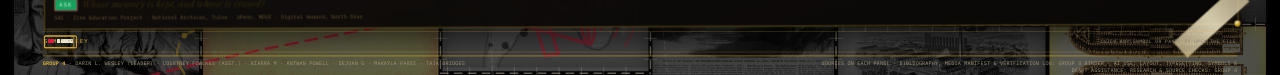
<file: _combined_test.html>
<!doctype html>
<html lang="en">
<head>
<meta charset="utf-8">
<meta name="viewport" content="width=device-width, initial-scale=1">
<title>Group 4 · The Name Changes / The Function Does Not</title>
<link rel="stylesheet" href="assets/fonts/fonts.css">
<link rel="stylesheet" href="assets/fonts/caslon.css">
<link rel="stylesheet" href="assets/board.css">
<link rel="stylesheet" href="assets/board_v4.css">
</head>
<body data-variant="a" data-layout="quilt">
<div class="holder"><div class="stage" id="stage">
  <div class="layout-set" data-set="v1"><div class="quilt" aria-hidden="true"><div class="patch t-ink" style="left:3px;top:-21px;width:270px;height:311px;background-image:url('media/imagery.jpg')"></div><div class="patch t-gold" style="left:3px;top:296px;width:270px;height:313px;background-image:url('media/slave_atlantic_trade_slave_ship.jpg')"></div><div class="patch t-ink" style="left:3px;top:615px;width:270px;height:245px;background-image:url('media/escaped_enslaved_people_from_plantation_virgiana.jpg')"></div><div class="patch t-ink" style="left:3px;top:866px;width:270px;height:347px;background-image:url('media/mlk_arrested.jpg')"></div><div class="patch swatch t-red" style="left:3px;top:1219px;width:270px;height:312px;"></div><div class="patch t-green" style="left:3px;top:1537px;width:270px;height:331px;background-image:url('assets/external/buffalo_soldier_25th.jpg')"></div><div class="patch t-ink" style="left:3px;top:1874px;width:270px;height:217px;background-image:url('assets/external/tulsa_ruins_after_mob.jpg')"></div><div class="patch t-ink" style="left:3px;top:2097px;width:270px;height:216px;background-image:url('media/Slave%20Voyages%20Pie%20Chart.png')"></div><div class="patch t-ink" style="left:3px;top:2319px;width:270px;height:102px;background-image:url('media/inarcerated_laborers_from-louisiana-state-penitentiary-angola.png')"></div><div class="patch t-gold" style="left:279px;top:-21px;width:310px;height:311px;background-image:url('media/moneyreward.jpg')"></div><div class="patch t-ink" style="left:279px;top:296px;width:310px;height:361px;background-image:url('media/ChatahoocheebricksEnglishWeb-768x576.jpg')"></div><div class="patch t-ink" style="left:279px;top:663px;width:310px;height:224px;background-image:url('media/fountain_seg.jpg')"></div><div class="patch t-green" style="left:279px;top:893px;width:310px;height:248px;background-image:url('media/prsion_blck_vs_white.png')"></div><div class="patch swatch t-red" style="left:279px;top:1147px;width:310px;height:199px;"></div><div class="patch t-ink" style="left:279px;top:1352px;width:310px;height:321px;background-image:url('assets/external/shackles_pre1860.jpg')"></div><div class="patch t-gold" style="left:279px;top:1679px;width:310px;height:230px;background-image:url('media/african_american_convicts_w_shovels.jpg')"></div><div class="patch t-ink" style="left:279px;top:1915px;width:310px;height:340px;background-image:url('media/letohatchee.jpg')"></div><div class="patch t-ink" style="left:279px;top:2261px;width:310px;height:160px;background-image:url('media/south_carolina_first_slave_law.jpg')"></div><div class="patch t-ink" style="left:595px;top:-21px;width:278px;height:350px;background-image:url('assets/external/tulsa_ruins_after_riot.jpg')"></div><div class="patch t-ink" style="left:595px;top:335px;width:278px;height:310px;background-image:url('assets/external/on_the_chain_gang.jpg')"></div><div class="patch t-red" style="left:595px;top:651px;width:278px;height:292px;background-image:url('media/emancipation_proclamation.jpg')"></div><div class="patch t-gold" style="left:595px;top:949px;width:278px;height:361px;background-image:url('media/one_vote_less.jpg')"></div><div class="patch swatch t-green" style="left:595px;top:1316px;width:278px;height:204px;"></div><div class="patch t-ink" style="left:595px;top:1526px;width:278px;height:259px;background-image:url('assets/external/tulsa_furniture_street.jpg')"></div><div class="patch t-red" style="left:595px;top:1791px;width:278px;height:352px;background-image:url('media/afroargentines_playing_candombe_porteno_near_bonfire_of_sain_john.jpg')"></div><div class="patch t-red" style="left:595px;top:2149px;width:278px;height:227px;background-image:url('assets/external/chain_gang_thomasville.jpg')"></div><div class="patch t-green" style="left:595px;top:2382px;width:278px;height:39px;background-image:url('assets/external/tulsa_greenwood_burning.jpg')"></div><div class="patch t-ink" style="left:879px;top:-21px;width:334px;height:359px;background-image:url('media/risk_score_p1_2.png')"></div><div class="patch t-ink" style="left:879px;top:344px;width:334px;height:221px;background-image:url('media/risk_score_p1_1.png')"></div><div class="patch t-ink" style="left:879px;top:571px;width:334px;height:363px;background-image:url('media/imagery.jpg')"></div><div class="patch t-red" style="left:879px;top:940px;width:334px;height:230px;background-image:url('media/slave_atlantic_trade_slave_ship.jpg')"></div><div class="patch swatch t-gold" style="left:879px;top:1176px;width:334px;height:344px;"></div><div class="patch t-ink" style="left:879px;top:1526px;width:334px;height:244px;background-image:url('media/mlk_arrested.jpg')"></div><div class="patch t-gold" style="left:879px;top:1776px;width:334px;height:369px;background-image:url('media/Slave%20Voyages%20Map.png')"></div><div class="patch t-green" style="left:879px;top:2151px;width:334px;height:270px;background-image:url('assets/external/buffalo_soldier_25th.jpg')"></div><div class="patch t-ink" style="left:1219px;top:-21px;width:291px;height:205px;background-image:url('assets/external/tulsa_ruins_after_mob.jpg')"></div><div class="patch t-green" style="left:1219px;top:190px;width:291px;height:364px;background-image:url('media/Slave%20Voyages%20Pie%20Chart.png')"></div><div class="patch t-ink" style="left:1219px;top:560px;width:291px;height:313px;background-image:url('media/inarcerated_laborers_from-louisiana-state-penitentiary-angola.png')"></div><div class="patch t-green" style="left:1219px;top:879px;width:291px;height:211px;background-image:url('media/moneyreward.jpg')"></div><div class="patch t-red" style="left:1219px;top:1096px;width:291px;height:312px;background-image:url('media/ChatahoocheebricksEnglishWeb-768x576.jpg')"></div><div class="patch swatch t-green" style="left:1219px;top:1414px;width:291px;height:202px;"></div><div class="patch t-red" style="left:1219px;top:1622px;width:291px;height:350px;background-image:url('media/prsion_blck_vs_white.png')"></div><div class="patch t-gold" style="left:1219px;top:1978px;width:291px;height:224px;background-image:url('assets/external/freedmen_school_richmond.jpg')"></div><div class="patch t-red" style="left:1219px;top:2208px;width:291px;height:213px;background-image:url('assets/external/shackles_pre1860.jpg')"></div><div class="patch t-gold" style="left:1516px;top:-21px;width:281px;height:340px;background-image:url('media/african_american_convicts_w_shovels.jpg')"></div><div class="patch t-ink" style="left:1516px;top:325px;width:281px;height:256px;background-image:url('media/letohatchee.jpg')"></div><div class="patch t-green" style="left:1516px;top:587px;width:281px;height:237px;background-image:url('media/south_carolina_first_slave_law.jpg')"></div><div class="patch t-ink" style="left:1516px;top:830px;width:281px;height:257px;background-image:url('assets/external/tulsa_ruins_after_riot.jpg')"></div><div class="patch t-ink" style="left:1516px;top:1093px;width:281px;height:338px;background-image:url('assets/external/on_the_chain_gang.jpg')"></div><div class="patch swatch t-green" style="left:1516px;top:1437px;width:281px;height:374px;"></div><div class="patch t-green" style="left:1516px;top:1817px;width:281px;height:269px;background-image:url('media/one_vote_less.jpg')"></div><div class="patch t-ink" style="left:1516px;top:2092px;width:281px;height:329px;background-image:url('media/angola_prison_guard_tower.png')"></div></div>
<section class="banner lay-v1" data-panel="p1" tabindex="0" role="button"
  aria-label="Open the thesis banner"
  style="left:44px;top:44px;width:1712px;height:372px">
  <div class="mast-top">
    <div class="kicker"><span class="dot"></span>HIST 350 · GROUP 4 · MORGAN STATE UNIVERSITY</div>
    <div class="filetag">CASE FILE <b>01</b>/10 · 1619 → PRESENT</div>
  </div>
  <div class="mast-grid">
    <h1 class="b-title"><span>THE NAME CHANGES.</span><span>THE <em>FUNCTION</em> DOES NOT.</span></h1>
    <div class="mast-side">
      <p class="thesis">“Slavery was abolished, but the logic of <b>controlling and extracting</b> from Black bodies was rebuilt in new legal form.”</p>
      <div class="case">
        <div class="label">Opening question / why this board</div>
        <p class="q">If slavery was abolished in 1865, <em>why did prisons become overrun with Black bodies?</em></p>
      </div>
    </div>
  </div>
  <div class="era-strip">
    <span class="e"><b>1619</b> SLAVERY</span><span class="dash"></span>
    <span class="e"><b>1865</b> 13TH</span><span class="dash"></span>
    <span class="e"><b>1865–66</b> BLACK CODES</span><span class="dash"></span>
    <span class="e"><b>1868</b> CONVICT LEASING</span><span class="dash"></span>
    <span class="e"><b>1890s</b> JIM CROW</span><span class="dash"></span>
    <span class="e"><b>1971</b> MASS INCARCERATION</span><span class="dash"></span>
    <span class="e"><b>2000s</b> ALGORITHM</span>
  </div>
  <div class="mast-badge"><span>SIX AREAS</span><b>ONE FUNCTION</b></div>
</section>
<article class="panel p-lg lay-v1" data-panel="p2" data-size="lg"
  tabindex="0" role="button" aria-label="Open panel 02: SLAVERY &amp; THE RACIAL ORDER"
  style="left:44px;top:436px;width:842px;height:386px;--rot:0deg;z-index:6;">
  <span class="tape tl"></span><span class="tape br"></span>
  <span class="pin a"></span><span class="pin b"></span>
  <header class="p-head">
    <div class="era">1619–1865 · CHATTEL SLAVERY</div>
    <div class="pnum"><b>02</b><span>/ 10</span></div>
  </header>
  <div class="p-main">
    <h2 class="p-title">SLAVERY & THE RACIAL ORDER</h2>
    <p class="p-arg">Built to extract labor from Black bodies — and deny their humanity.</p>
    <p class="p-facts">Enslaved people were deemed property, not persons: a fabricated rationale that kept the economic engine running. <b>Counterpoint:</b> only a tiny share of Africans in the Atlantic trade landed in North America.</p>
    <div class="p-stat"><div class="stat-v">12.5M</div><div class="stat-l">forced into the Atlantic trade · <b>~10.7M</b> disembarked alive in the Americas</div></div>
  </div>
  <div class="p-media"><figure class=""><img src="media/slave_atlantic_trade_slave_ship.jpg" alt="A slave ship under sail — the Middle Passage."><figcaption>A slave ship under sail — the Middle Passage.</figcaption></figure><figure class="fit"><img src="media/Slave%20Voyages%20Pie%20Chart.png" alt="Where captives were carried. Source: SlaveVoyages."><figcaption>Where captives were carried. Source: SlaveVoyages.</figcaption></figure></div>
  <div class="p-foot">
    <p class="ask"><span class="asktag">ASK</span>If most enslaved Africans went elsewhere, why focus on the U.S.?</p>
    <p class="src">SRC · SlaveVoyages · PBS, “How Many Slaves Landed in the U.S.?”</p>
  </div>
</article>
<article class="panel p-lg lay-v1" data-panel="p3" data-size="lg"
  tabindex="0" role="button" aria-label="Open panel 03: THE 13TH AMENDMENT LOOPHOLE"
  style="left:914px;top:436px;width:842px;height:386px;--rot:0deg;z-index:5;">
  <span class="tape tl"></span><span class="tape br"></span>
  <span class="pin a"></span><span class="pin b"></span>
  <header class="p-head">
    <div class="era">1865 · ABOLITION & EXCEPTION</div>
    <div class="pnum"><b>03</b><span>/ 10</span></div>
  </header>
  <div class="p-main">
    <h2 class="p-title">THE 13TH AMENDMENT LOOPHOLE</h2>
    <p class="p-arg">Emancipation arrived with an exception written into it.</p>
    <p class="p-facts">The clause closes one door and leaves another open. Read it slowly — especially the comma before <b>“except.”</b> This is the hinge of the whole board.</p>
    <blockquote class="quote"><q>Neither slavery nor involuntary servitude, except as a punishment for crime … shall exist within the United States.</q><cite>U.S. Const. amend. XIII, § 1 (1865)</cite></blockquote>
  </div>
  <div class="p-media"><figure class="fit"><img src="media/emancipation_proclamation.jpg" alt="Emancipation Proclamation, 1863. Freedom — with a clause attached."><figcaption>Emancipation Proclamation, 1863. Freedom — with a clause attached.</figcaption></figure></div>
  <div class="p-foot">
    <p class="ask"><span class="asktag">ASK</span>What does an exception do to a promise?</p>
    <p class="src">SRC · U.S. Constitution, amend. XIII · National Archives</p>
  </div>
</article>
<article class="panel p-lg lay-v1" data-panel="p4" data-size="lg"
  tabindex="0" role="button" aria-label="Open panel 04: BLACK CODES &amp; VAGRANCY"
  style="left:44px;top:832px;width:842px;height:386px;--rot:0deg;z-index:5;">
  <span class="tape tl"></span><span class="tape br"></span>
  <span class="pin a"></span><span class="pin b"></span>
  <header class="p-head">
    <div class="era">1865–66 · RECONSTRUCTION</div>
    <div class="pnum"><b>04</b><span>/ 10</span></div>
  </header>
  <div class="p-main">
    <h2 class="p-title">BLACK CODES & VAGRANCY</h2>
    <p class="p-arg">Freedom was re-criminalized. Black life became presumptively illegal.</p>
    <p class="p-facts">Unemployment, loitering, migration became crimes. Any infraction — even an unpaid fine — rolled into forced labor. <b>Same machine, new form.</b></p>
    <blockquote class="quote"><q>…convicted of petty crimes, like walking on the grass, vagrancy, and stealing food… Even those declared innocent were often placed in this system when they could not pay their court fees.</q><cite>Newspaper account, Library of Congress — date to verify</cite></blockquote>
  </div>
  <div class="p-media"><figure class="fit"><img src="media/imagery.jpg" alt="Newspaper: “free as air” — and “spot every leading Radical negro.”"><figcaption>Newspaper: “free as air” — and “spot every leading Radical negro.”</figcaption></figure><figure class="fit"><img src="media/one_vote_less.jpg" alt="“One Vote Less.” Richmond Whig — freedom met with subtraction."><figcaption>“One Vote Less.” Richmond Whig — freedom met with subtraction.</figcaption></figure></div>
  <div class="p-foot">
    <p class="ask"><span class="asktag">ASK</span>Can you be free if your freedom is a crime?</p>
    <p class="src">SRC · Studies in American Political Development (Cambridge UP) · LOC, Chronicling America (date under review)</p>
  </div>
</article>
<article class="panel p-lg lay-v1" data-panel="p5" data-size="lg"
  tabindex="0" role="button" aria-label="Open panel 05: CONVICT LEASING"
  style="left:914px;top:832px;width:842px;height:386px;--rot:0deg;z-index:5;">
  <span class="tape tl"></span><span class="tape br"></span>
  <span class="pin a"></span><span class="pin b"></span>
  <header class="p-head">
    <div class="era">1868–1940s · “SLAVERY BY ANOTHER NAME”</div>
    <div class="pnum"><b>05</b><span>/ 10</span></div>
  </header>
  <div class="p-main">
    <h2 class="p-title">CONVICT LEASING</h2>
    <p class="p-arg">The plantation was rebuilt behind prison walls — and it turned a profit.</p>
    <p class="p-facts">States leased Black convicts to plantations, mines and railroads. Brutal mortality produced profit for the state and for industry. <b>By 1900</b> Black people were a large majority of Southern convicts.</p>
    <div class="p-stat"><div class="stat-v">~73%</div><div class="stat-l">estimated share of Alabama's state revenue from convict leasing, late 1800s (approx.)</div></div>
  </div>
  <div class="p-media"><figure class="fit"><img src="media/moneyreward.jpg" alt="Reward poster: five escaped convicts from the Chattahoochee brick works."><figcaption>Reward poster: five escaped convicts from the Chattahoochee brick works.</figcaption></figure><figure class=""><img src="media/african_american_convicts_w_shovels.jpg" alt="Convict laborers with shovels, early 1900s."><figcaption>Convict laborers with shovels, early 1900s.</figcaption></figure></div>
  <div class="p-foot">
    <p class="ask"><span class="asktag">ASK</span>What is the difference between owning a person and renting their punishment?</p>
    <p class="src">SRC · Blackmon, Slavery by Another Name · Alabama Archives · LOC, Inside Adams</p>
  </div>
</article>
<article class="panel p-lg lay-v1" data-panel="p6" data-size="lg"
  tabindex="0" role="button" aria-label="Open panel 06: THE ACCUSATION"
  style="left:44px;top:1228px;width:842px;height:386px;--rot:0deg;z-index:5;">
  <span class="tape tl"></span><span class="tape br"></span>
  <span class="pin a"></span><span class="pin b"></span>
  <header class="p-head">
    <div class="era">1890s–1960s · JIM CROW</div>
    <div class="pnum"><b>06</b><span>/ 10</span></div>
  </header>
  <div class="p-main">
    <h2 class="p-title">THE ACCUSATION</h2>
    <p class="p-arg">Criminal accusation became the justification for racial terror.</p>
    <p class="p-facts">The “Black rapist” myth — manufactured in media and politics — justified chain gangs, racialized policing and lynching. No trial. No evidence. Just the charge. <b>Graphic photographs omitted by design.</b></p>
    <div class="p-stat"><div class="stat-v">~4,400</div><div class="stat-l">documented racial-terror lynchings of Black people, <b>1877–1950</b> (EJI)</div></div>
  </div>
  <div class="p-media"><figure class=""><img src="media/fountain_seg.jpg" alt="Segregated fountain: “WHITE” / “COLORED.”"><figcaption>Segregated fountain: “WHITE” / “COLORED.”</figcaption></figure><figure class=""><img src="media/letohatchee.jpg" alt="EJI marker: lynching in Letohatchee, Alabama, 1900."><figcaption>EJI marker: lynching in Letohatchee, Alabama, 1900.</figcaption></figure></div>
  <div class="p-foot">
    <p class="ask"><span class="asktag">ASK</span>Why did the accusation matter more than the evidence?</p>
    <p class="src">SRC · EJI, Lynching in America · NAACP, The Burning at Dyersburg, 15 Crisis (1917)</p>
  </div>
</article>
<article class="panel p-lg lay-v1" data-panel="p7" data-size="lg"
  tabindex="0" role="button" aria-label="Open panel 07: LAW &amp;amp; ORDER → MASS INCARCERATION"
  style="left:914px;top:1228px;width:842px;height:386px;--rot:0deg;z-index:6;">
  <span class="tape tl"></span><span class="tape br"></span>
  <span class="pin a"></span><span class="pin b"></span>
  <header class="p-head">
    <div class="era">1971–PRESENT · WAR ON DRUGS</div>
    <div class="pnum"><b>07</b><span>/ 10</span></div>
  </header>
  <div class="p-main">
    <h2 class="p-title">LAW &amp; ORDER → MASS INCARCERATION</h2>
    <p class="p-arg">“Law and order” became the new racial control.</p>
    <p class="p-facts">1971 War on Drugs. 1986 Anti-Drug Abuse Act (100:1 crack-to-cocaine). 1994 Crime Bill. Mandatory minimums. Selective enforcement.<span class='pq'>“We could arrest their leaders, raid their homes… Did we know we were lying about the drugs? Of course we did.” — John Ehrlichman (attributed/reported; disputed)</span></p>
    <div class="p-stat"><div class="stat-v">~5% / ~25%</div><div class="stat-l">U.S. share of world population vs. world prisoners · Black people: <b>~13%</b> of the population, <b>37%</b> of the incarcerated</div></div>
  </div>
  <div class="p-media"><figure class=""><img src="media/mlk_arrested.jpg" alt="Dr. King arrested — the “law and order” era."><figcaption>Dr. King arrested — the “law and order” era.</figcaption></figure><figure class="fit"><img src="media/prsion_blck_vs_white.png" alt="Black vs. white incarceration. Source: Prison Policy Initiative."><figcaption>Black vs. white incarceration. Source: Prison Policy Initiative.</figcaption></figure></div>
  <div class="p-foot">
    <p class="ask"><span class="asktag">ASK</span>Can a law be race-neutral and still racist?</p>
    <p class="src">SRC · EJI · Prison Policy Initiative · ACLU-WA · World Prison Brief</p>
  </div>
</article>
<article class="panel p-lg lay-v1" data-panel="p8" data-size="lg"
  tabindex="0" role="button" aria-label="Open panel 08: PLANTATION → ALGORITHM"
  style="left:44px;top:1624px;width:842px;height:386px;--rot:0deg;z-index:5;">
  <span class="tape tl"></span><span class="tape br"></span>
  <span class="pin a"></span><span class="pin b"></span>
  <header class="p-head">
    <div class="era">2000s–PRESENT · THE ALGORITHM</div>
    <div class="pnum"><b>08</b><span>/ 10</span></div>
  </header>
  <div class="p-main">
    <h2 class="p-title">PLANTATION → ALGORITHM</h2>
    <p class="p-arg">The overseer's variable judgment became the algorithm's baked-in bias.</p>
    <p class="p-facts">COMPAS recidivism scoring, predictive policing, facial recognition. The bias moves from a person to a system that hides behind math — <b>race-neutral on paper, not in outcome.</b></p>
    <div class="p-stat duo"><div class="su"><div class="stat-v">2×</div><div class="stat-l">Black defendants flagged high-risk at twice the rate of white defendants <b>(ProPublica, 2016)</b></div></div><div class="su"><div class="stat-v">10–100×</div><div class="stat-l">higher facial-recognition false positives for Black and Asian faces <b>(NIST, 2019)</b></div></div></div>
  </div>
  <div class="p-media"><figure class="fit"><img src="media/risk_score_p1_1.png" alt="COMPAS-style risk assessment — page 1."><figcaption>COMPAS-style risk assessment — page 1.</figcaption></figure><figure class="fit"><img src="media/risk_score_p1_2.png" alt="COMPAS-style risk assessment — page 2."><figcaption>COMPAS-style risk assessment — page 2.</figcaption></figure></div>
  <div class="p-foot">
    <p class="ask"><span class="asktag">ASK</span>If the algorithm cannot see race, how does it reproduce racism?</p>
    <p class="src">SRC · ProPublica, “Machine Bias” (2016) · NIST FRVT (2019)</p>
  </div>
</article>
<article class="panel p-lg lay-v1" data-panel="p9" data-size="lg"
  tabindex="0" role="button" aria-label="Open panel 09: FREE, BUT BOUND"
  style="left:914px;top:1624px;width:842px;height:386px;--rot:0deg;z-index:5;">
  <span class="tape tl"></span><span class="tape br"></span>
  <span class="pin a"></span><span class="pin b"></span>
  <header class="p-head">
    <div class="era">BRAZIL & ARGENTINA · 1871–PRESENT</div>
    <div class="pnum"><b>09</b><span>/ 10</span></div>
  </header>
  <div class="p-main">
    <h2 class="p-title">FREE, BUT BOUND</h2>
    <p class="p-arg">The U.S. is one example of a Diaspora pattern: emancipation produces new coercion.</p>
    <p class="p-facts">Brazil's <b>Law of the Free Womb</b> (1871) “freed” newborns but bound them to their masters until 21. Argentina's <b>liberto</b> system conditioned freedom on military service. Afro-Argentine history was written out.</p>
    <div class="p-stat"><div class="stat-v">21</div><div class="stat-l">years Brazil's “free” children remained bound to their masters</div></div>
  </div>
  <div class="p-media"><figure class=""><img src="media/afroargentines_playing_candombe_porteno_near_bonfire_of_sain_john.jpg" alt="Afro-Argentine candombe, Buenos Aires."><figcaption>Afro-Argentine candombe, Buenos Aires.</figcaption></figure><figure class="fit"><img src="media/Slave%20Voyages%20Map.png" alt="The Atlantic system, 1514–1866. Source: SlaveVoyages."><figcaption>The Atlantic system, 1514–1866. Source: SlaveVoyages.</figcaption></figure></div>
  <div class="p-foot">
    <p class="ask"><span class="asktag">ASK</span>What does “free” mean when freedom is conditioned?</p>
    <p class="src">SRC · Phillips, The African Diaspora Experience · Cambridge UP · African Arguments</p>
  </div>
</article>
<article class="panel p10 p-xl lay-v1" data-panel="p10" data-size="xl"
  tabindex="0" role="button" aria-label="Open panel 10: resistance and memory"
  style="left:44px;top:2020px;width:1712px;height:250px;--rot:0deg;z-index:6;">
  <span class="tape tl"></span><span class="tape br"></span>
  <span class="pin a"></span><span class="pin b"></span>
  <header class="p-head">
    <div class="era">1791–PRESENT · RESISTANCE & ERASURE</div>
    <div class="pnum"><b>10</b><span>/ 10</span></div>
  </header>
  <div class="w-body">
    <div class="w-left">
      <h2 class="p-title">SAME STRUGGLE. NEW TERRAIN.</h2>
      <p class="p-arg">Every system of control met organized resistance — and the fight over memory is the latest front.</p>
      <div class="p10-media"><figure class=""><img src="media/escaped_enslaved_people_from_plantation_virgiana.jpg" alt="Escaped enslaved people, Virginia — the first front."><figcaption>Escaped enslaved people, Virginia — the first front.</figcaption></figure></div>
      <div class="w-close">
        <div class="closing">THE NAME CHANGES. <span>THE FUNCTION DOES NOT.</span></div>
        <p class="ask"><span class="asktag">ASK</span>Whose memory is kept, and whose is erased?</p>
        <p class="src">SRC · Zinn Education Project · National Archives, Tulsa · UPenn, MOVE · Digital Howard, North Star</p>
      </div>
    </div>
    <div class="res">
      <div class="res-block"><h3>Resistance</h3><div class="res-grid"><div class="res-item"><div class="y">1791</div><div class="t">HAITI</div><div class="d">Toussaint Louverture; the revolution that ended slavery in 1804.</div></div><div class="res-item"><div class="y">1847</div><div class="t">NORTH STAR</div><div class="d">Douglass: “Right is of no sex — Truth is of no color.”</div></div><div class="res-item"><div class="y">1863</div><div class="t">COMBAHEE</div><div class="d">Tubman's raid frees ~800 people in one night.</div></div><div class="res-item"><div class="y">1878</div><div class="t">FIREBURN</div><div class="d">Queen Mary Thomas, Agnes and Matilda lead the uprising.</div></div></div></div>
      <div class="mem-block"><h3>Memory / erasure</h3><div class="mem-grid"><div class="mem-item"><div class="y">1921</div><div class="t">TULSA</div><div class="d">~35 blocks burned; 100–300+ killed (official count 36); erased for decades.</div></div><div class="mem-item"><div class="y">1985</div><div class="t">MOVE</div><div class="d">Philadelphia bombs a home from the air — and the record is contested.</div></div></div></div>
    </div>
  </div>
</article><div class="legend" style="left:44px;top:2276px;width:1712px;height:24px"><span class="legend-lbl">SYMBOL KEY</span><button class="symkey" type="button" data-symkey="globe" title="PAN-AFRICAN GLOBE"><b>01</b>GLOBE</button><button class="symkey" type="button" data-symkey="fist" title="THE RAISED FIST"><b>02</b>FIST</button><button class="symkey" type="button" data-symkey="broken-chain" title="THE BROKEN CHAIN"><b>03</b>CHAIN</button><button class="symkey" type="button" data-symkey="torch" title="THE TORCH"><b>04</b>TORCH</button><button class="symkey" type="button" data-symkey="kente" title="KENTE PATTERN"><b>05</b>KENTE</button><button class="symkey" type="button" data-symkey="dove" title="THE DOVE"><b>06</b>DOVE</button><button class="symkey" type="button" data-symkey="megaphone" title="THE MEGAPHONE"><b>07</b>VOICE</button><button class="symkey" type="button" data-symkey="barbed-wire" title="BARBED WIRE"><b>08</b>WIRE</button><button class="symkey" type="button" data-symkey="poppy" title="THE POPPY"><b>09</b>POPPY</button><button class="symkey" type="button" data-symkey="open-hands" title="OPEN HANDS"><b>10</b>HANDS</button><span class="legend-note">CLICK ANY SYMBOL OR PANEL TO OPEN THE FILE</span></div>
<div class="footer" style="left:44px;top:2298px;width:1712px">
  <div><b>GROUP 4</b> · DARIN L. WESLEY (LEADER) · COURTNEY FOWLKES (ASST.) · KIARRA M · ANTWAN POWELL · DEJUAN G · MAKAYLA PARSI · TAJA BRIDGES</div>
  <div class="r">SOURCES ON EACH PANEL · BIBLIOGRAPHY, MEDIA MANIFEST &amp; VERIFICATION LOG: GROUP 4 BINDER · AI USE: LAYOUT, TYPESETTING, SYMBOLS &amp; DRAFT ASSISTANCE; RESEARCH &amp; SOURCE CHECKS: GROUP 4</div>
</div></div><div class="layout-set" data-set="quilt"><div class="quilt" aria-hidden="true"><div class="patch t-ink" style="left:3px;top:-21px;width:265px;height:267px;background-image:url('media/inarcerated_laborers_from-louisiana-state-penitentiary-angola.png')"></div><div class="patch t-gold" style="left:3px;top:252px;width:265px;height:376px;background-image:url('assets/external/tulsa_furniture_street.jpg')"></div><div class="patch t-gold" style="left:3px;top:634px;width:265px;height:229px;background-image:url('assets/external/shackles_pre1860.jpg')"></div><div class="patch t-ink" style="left:3px;top:869px;width:265px;height:340px;background-image:url('media/mlk_arrested.jpg')"></div><div class="patch swatch t-green" style="left:3px;top:1215px;width:265px;height:356px"></div><div class="patch t-ink" style="left:3px;top:1577px;width:265px;height:237px;background-image:url('assets/external/freedmen_school_richmond.jpg')"></div><div class="patch t-ink" style="left:3px;top:1820px;width:265px;height:217px;background-image:url('assets/external/tulsa_greenwood_burning.jpg')"></div><div class="patch t-ink" style="left:3px;top:2043px;width:265px;height:359px;background-image:url('media/imagery.jpg')"></div><div class="patch t-gold" style="left:3px;top:2408px;width:265px;height:13px;background-image:url('assets/external/chain_gang_thomasville.jpg')"></div><div class="patch t-green" style="left:274px;top:-21px;width:337px;height:287px;background-image:url('assets/external/buffalo_soldier_25th.jpg')"></div><div class="patch t-green" style="left:274px;top:272px;width:337px;height:340px;background-image:url('media/letohatchee.jpg')"></div><div class="patch t-red" style="left:274px;top:618px;width:337px;height:223px;background-image:url('media/african_american_convicts_w_shovels.jpg')"></div><div class="patch t-ink" style="left:274px;top:847px;width:337px;height:264px;background-image:url('assets/external/tulsa_ruins_after_mob.jpg')"></div><div class="patch swatch t-green" style="left:274px;top:1117px;width:337px;height:288px"></div><div class="patch t-green" style="left:274px;top:1411px;width:337px;height:307px;background-image:url('media/ChatahoocheebricksEnglishWeb-768x576.jpg')"></div><div class="patch t-green" style="left:274px;top:1724px;width:337px;height:350px;background-image:url('media/risk_score_p1_1.png')"></div><div class="patch t-ink" style="left:274px;top:2080px;width:337px;height:232px;background-image:url('media/Slave%20Voyages%20Pie%20Chart.png')"></div><div class="patch t-gold" style="left:274px;top:2318px;width:337px;height:103px;background-image:url('media/emancipation_proclamation.jpg')"></div><div class="patch t-gold" style="left:617px;top:-21px;width:295px;height:288px;background-image:url('assets/external/on_the_chain_gang.jpg')"></div><div class="patch t-green" style="left:617px;top:273px;width:295px;height:331px;background-image:url('media/south_carolina_first_slave_law.jpg')"></div><div class="patch t-green" style="left:617px;top:610px;width:295px;height:301px;background-image:url('assets/external/tulsa_ruins_after_riot.jpg')"></div><div class="patch t-ink" style="left:617px;top:917px;width:295px;height:232px;background-image:url('media/risk_score_p1_2.png')"></div><div class="patch swatch t-red" style="left:617px;top:1155px;width:295px;height:337px"></div><div class="patch t-red" style="left:617px;top:1498px;width:295px;height:361px;background-image:url('media/one_vote_less.jpg')"></div><div class="patch t-green" style="left:617px;top:1865px;width:295px;height:293px;background-image:url('media/prsion_blck_vs_white.png')"></div><div class="patch t-ink" style="left:617px;top:2164px;width:295px;height:231px;background-image:url('media/Slave%20Voyages%20Map.png')"></div><div class="patch t-ink" style="left:617px;top:2401px;width:295px;height:20px;background-image:url('media/escaped_enslaved_people_from_plantation_virgiana.jpg')"></div><div class="patch t-ink" style="left:918px;top:-21px;width:260px;height:372px;background-image:url('media/angola_prison_guard_tower.png')"></div><div class="patch t-red" style="left:918px;top:357px;width:260px;height:263px;background-image:url('media/fountain_seg.jpg')"></div><div class="patch t-ink" style="left:918px;top:626px;width:260px;height:377px;background-image:url('media/inarcerated_laborers_from-louisiana-state-penitentiary-angola.png')"></div><div class="patch t-ink" style="left:918px;top:1009px;width:260px;height:218px;background-image:url('assets/external/tulsa_furniture_street.jpg')"></div><div class="patch swatch t-gold" style="left:918px;top:1233px;width:260px;height:302px"></div><div class="patch t-ink" style="left:918px;top:1541px;width:260px;height:258px;background-image:url('media/mlk_arrested.jpg')"></div><div class="patch t-ink" style="left:918px;top:1805px;width:260px;height:335px;background-image:url('media/afroargentines_playing_candombe_porteno_near_bonfire_of_sain_john.jpg')"></div><div class="patch t-ink" style="left:918px;top:2146px;width:260px;height:275px;background-image:url('assets/external/freedmen_school_richmond.jpg')"></div><div class="patch t-gold" style="left:1184px;top:-21px;width:297px;height:282px;background-image:url('assets/external/tulsa_greenwood_burning.jpg')"></div><div class="patch t-ink" style="left:1184px;top:267px;width:297px;height:294px;background-image:url('media/imagery.jpg')"></div><div class="patch t-green" style="left:1184px;top:567px;width:297px;height:231px;background-image:url('assets/external/chain_gang_thomasville.jpg')"></div><div class="patch t-red" style="left:1184px;top:804px;width:297px;height:252px;background-image:url('assets/external/buffalo_soldier_25th.jpg')"></div><div class="patch t-ink" style="left:1184px;top:1062px;width:297px;height:294px;background-image:url('media/letohatchee.jpg')"></div><div class="patch swatch t-gold" style="left:1184px;top:1362px;width:297px;height:234px"></div><div class="patch t-red" style="left:1184px;top:1602px;width:297px;height:360px;background-image:url('assets/external/tulsa_ruins_after_mob.jpg')"></div><div class="patch t-green" style="left:1184px;top:1968px;width:297px;height:358px;background-image:url('media/moneyreward.jpg')"></div><div class="patch t-ink" style="left:1184px;top:2332px;width:297px;height:89px;background-image:url('media/ChatahoocheebricksEnglishWeb-768x576.jpg')"></div><div class="patch t-red" style="left:1487px;top:-21px;width:310px;height:377px;background-image:url('media/risk_score_p1_1.png')"></div><div class="patch t-red" style="left:1487px;top:362px;width:310px;height:302px;background-image:url('media/Slave%20Voyages%20Pie%20Chart.png')"></div><div class="patch t-red" style="left:1487px;top:670px;width:310px;height:379px;background-image:url('media/emancipation_proclamation.jpg')"></div><div class="patch t-red" style="left:1487px;top:1055px;width:310px;height:337px;background-image:url('assets/external/on_the_chain_gang.jpg')"></div><div class="patch t-ink" style="left:1487px;top:1398px;width:310px;height:309px;background-image:url('media/south_carolina_first_slave_law.jpg')"></div><div class="patch swatch t-red" style="left:1487px;top:1713px;width:310px;height:332px"></div><div class="patch t-ink" style="left:1487px;top:2051px;width:310px;height:274px;background-image:url('media/risk_score_p1_2.png')"></div><div class="patch t-gold" style="left:1487px;top:2331px;width:310px;height:90px;background-image:url('media/slave_atlantic_trade_slave_ship.jpg')"></div><svg class="stitching" viewBox="0 0 1800 2400" preserveAspectRatio="none"><path class="run" d="M271 0L271 2400M614 0L614 2400M915 0L915 2400M1181 0L1181 2400M0 249L271 249M0 631L271 631M0 866L271 866M0 1212L271 1212M0 1574L271 1574M0 1817L271 1817M0 2040L271 2040M271 269L614 269M271 615L614 615M271 844L614 844M271 1114L614 1114M271 1408L614 1408M271 1721L614 1721M271 2077L614 2077M271 2315L614 2315M614 270L915 270M614 607L915 607M614 914L915 914M614 1152L915 1152M614 1495L915 1495M614 1862L915 1862M614 2161L915 2161M614 2398L915 2398M915 354L1181 354M915 623L1181 623M915 1006L1181 1006M915 1230L1181 1230M915 1538L1181 1538M915 1802L1181 1802M915 2143L1181 2143M1181 264L1484 264M1181 564L1484 564M1181 801L1484 801M1181 1059L1484 1059M1181 1359L1484 1359M1181 1599L1484 1599M1181 1965L1484 1965M1181 2329L1484 2329M1484 359L1800 359M1484 667L1800 667M1484 1052L1800 1052M1484 1395L1800 1395M1484 1710L1800 1710M1484 2048L1800 2048M1484 2328L1800 2328"/><path class="tick" d="M262 8L280 8M262 38L280 38M262 68L280 68M262 98L280 98M262 128L280 128M262 158L280 158M262 188L280 188M262 218L280 218M262 248L280 248M262 278L280 278M262 308L280 308M262 338L280 338M262 368L280 368M262 398L280 398M262 428L280 428M262 458L280 458M262 488L280 488M262 518L280 518M262 548L280 548M262 578L280 578M262 608L280 608M262 638L280 638M262 668L280 668M262 698L280 698M262 728L280 728M262 758L280 758M262 788L280 788M262 818L280 818M262 848L280 848M262 878L280 878M262 908L280 908M262 938L280 938M262 968L280 968M262 998L280 998M262 1028L280 1028M262 1058L280 1058M262 1088L280 1088M262 1118L280 1118M262 1148L280 1148M262 1178L280 1178M262 1208L280 1208M262 1238L280 1238M262 1268L280 1268M262 1298L280 1298M262 1328L280 1328M262 1358L280 1358M262 1388L280 1388M262 1418L280 1418M262 1448L280 1448M262 1478L280 1478M262 1508L280 1508M262 1538L280 1538M262 1568L280 1568M262 1598L280 1598M262 1628L280 1628M262 1658L280 1658M262 1688L280 1688M262 1718L280 1718M262 1748L280 1748M262 1778L280 1778M262 1808L280 1808M262 1838L280 1838M262 1868L280 1868M262 1898L280 1898M262 1928L280 1928M262 1958L280 1958M262 1988L280 1988M262 2018L280 2018M262 2048L280 2048M262 2078L280 2078M262 2108L280 2108M262 2138L280 2138M262 2168L280 2168M262 2198L280 2198M262 2228L280 2228M262 2258L280 2258M262 2288L280 2288M262 2318L280 2318M262 2348L280 2348M262 2378L280 2378M605 8L623 8M605 38L623 38M605 68L623 68M605 98L623 98M605 128L623 128M605 158L623 158M605 188L623 188M605 218L623 218M605 248L623 248M605 278L623 278M605 308L623 308M605 338L623 338M605 368L623 368M605 398L623 398M605 428L623 428M605 458L623 458M605 488L623 488M605 518L623 518M605 548L623 548M605 578L623 578M605 608L623 608M605 638L623 638M605 668L623 668M605 698L623 698M605 728L623 728M605 758L623 758M605 788L623 788M605 818L623 818M605 848L623 848M605 878L623 878M605 908L623 908M605 938L623 938M605 968L623 968M605 998L623 998M605 1028L623 1028M605 1058L623 1058M605 1088L623 1088M605 1118L623 1118M605 1148L623 1148M605 1178L623 1178M605 1208L623 1208M605 1238L623 1238M605 1268L623 1268M605 1298L623 1298M605 1328L623 1328M605 1358L623 1358M605 1388L623 1388M605 1418L623 1418M605 1448L623 1448M605 1478L623 1478M605 1508L623 1508M605 1538L623 1538M605 1568L623 1568M605 1598L623 1598M605 1628L623 1628M605 1658L623 1658M605 1688L623 1688M605 1718L623 1718M605 1748L623 1748M605 1778L623 1778M605 1808L623 1808M605 1838L623 1838M605 1868L623 1868M605 1898L623 1898M605 1928L623 1928M605 1958L623 1958M605 1988L623 1988M605 2018L623 2018M605 2048L623 2048M605 2078L623 2078M605 2108L623 2108M605 2138L623 2138M605 2168L623 2168M605 2198L623 2198M605 2228L623 2228M605 2258L623 2258M605 2288L623 2288M605 2318L623 2318M605 2348L623 2348M605 2378L623 2378M906 8L924 8M906 38L924 38M906 68L924 68M906 98L924 98M906 128L924 128M906 158L924 158M906 188L924 188M906 218L924 218M906 248L924 248M906 278L924 278M906 308L924 308M906 338L924 338M906 368L924 368M906 398L924 398M906 428L924 428M906 458L924 458M906 488L924 488M906 518L924 518M906 548L924 548M906 578L924 578M906 608L924 608M906 638L924 638M906 668L924 668M906 698L924 698M906 728L924 728M906 758L924 758M906 788L924 788M906 818L924 818M906 848L924 848M906 878L924 878M906 908L924 908M906 938L924 938M906 968L924 968M906 998L924 998M906 1028L924 1028M906 1058L924 1058M906 1088L924 1088M906 1118L924 1118M906 1148L924 1148M906 1178L924 1178M906 1208L924 1208M906 1238L924 1238M906 1268L924 1268M906 1298L924 1298M906 1328L924 1328M906 1358L924 1358M906 1388L924 1388M906 1418L924 1418M906 1448L924 1448M906 1478L924 1478M906 1508L924 1508M906 1538L924 1538M906 1568L924 1568M906 1598L924 1598M906 1628L924 1628M906 1658L924 1658M906 1688L924 1688M906 1718L924 1718M906 1748L924 1748M906 1778L924 1778M906 1808L924 1808M906 1838L924 1838M906 1868L924 1868M906 1898L924 1898M906 1928L924 1928M906 1958L924 1958M906 1988L924 1988M906 2018L924 2018M906 2048L924 2048M906 2078L924 2078M906 2108L924 2108M906 2138L924 2138M906 2168L924 2168M906 2198L924 2198M906 2228L924 2228M906 2258L924 2258M906 2288L924 2288M906 2318L924 2318M906 2348L924 2348M906 2378L924 2378M1172 8L1190 8M1172 38L1190 38M1172 68L1190 68M1172 98L1190 98M1172 128L1190 128M1172 158L1190 158M1172 188L1190 188M1172 218L1190 218M1172 248L1190 248M1172 278L1190 278M1172 308L1190 308M1172 338L1190 338M1172 368L1190 368M1172 398L1190 398M1172 428L1190 428M1172 458L1190 458M1172 488L1190 488M1172 518L1190 518M1172 548L1190 548M1172 578L1190 578M1172 608L1190 608M1172 638L1190 638M1172 668L1190 668M1172 698L1190 698M1172 728L1190 728M1172 758L1190 758M1172 788L1190 788M1172 818L1190 818M1172 848L1190 848M1172 878L1190 878M1172 908L1190 908M1172 938L1190 938M1172 968L1190 968M1172 998L1190 998M1172 1028L1190 1028M1172 1058L1190 1058M1172 1088L1190 1088M1172 1118L1190 1118M1172 1148L1190 1148M1172 1178L1190 1178M1172 1208L1190 1208M1172 1238L1190 1238M1172 1268L1190 1268M1172 1298L1190 1298M1172 1328L1190 1328M1172 1358L1190 1358M1172 1388L1190 1388M1172 1418L1190 1418M1172 1448L1190 1448M1172 1478L1190 1478M1172 1508L1190 1508M1172 1538L1190 1538M1172 1568L1190 1568M1172 1598L1190 1598M1172 1628L1190 1628M1172 1658L1190 1658M1172 1688L1190 1688M1172 1718L1190 1718M1172 1748L1190 1748M1172 1778L1190 1778M1172 1808L1190 1808M1172 1838L1190 1838M1172 1868L1190 1868M1172 1898L1190 1898M1172 1928L1190 1928M1172 1958L1190 1958M1172 1988L1190 1988M1172 2018L1190 2018M1172 2048L1190 2048M1172 2078L1190 2078M1172 2108L1190 2108M1172 2138L1190 2138M1172 2168L1190 2168M1172 2198L1190 2198M1172 2228L1190 2228M1172 2258L1190 2258M1172 2288L1190 2288M1172 2318L1190 2318M1172 2348L1190 2348M1172 2378L1190 2378M10 240L10 258M42 240L42 258M74 240L74 258M106 240L106 258M138 240L138 258M170 240L170 258M202 240L202 258M234 240L234 258M10 622L10 640M42 622L42 640M74 622L74 640M106 622L106 640M138 622L138 640M170 622L170 640M202 622L202 640M234 622L234 640M10 857L10 875M42 857L42 875M74 857L74 875M106 857L106 875M138 857L138 875M170 857L170 875M202 857L202 875M234 857L234 875M10 1203L10 1221M42 1203L42 1221M74 1203L74 1221M106 1203L106 1221M138 1203L138 1221M170 1203L170 1221M202 1203L202 1221M234 1203L234 1221M10 1565L10 1583M42 1565L42 1583M74 1565L74 1583M106 1565L106 1583M138 1565L138 1583M170 1565L170 1583M202 1565L202 1583M234 1565L234 1583M10 1808L10 1826M42 1808L42 1826M74 1808L74 1826M106 1808L106 1826M138 1808L138 1826M170 1808L170 1826M202 1808L202 1826M234 1808L234 1826M10 2031L10 2049M42 2031L42 2049M74 2031L74 2049M106 2031L106 2049M138 2031L138 2049M170 2031L170 2049M202 2031L202 2049M234 2031L234 2049M281 260L281 278M313 260L313 278M345 260L345 278M377 260L377 278M409 260L409 278M441 260L441 278M473 260L473 278M505 260L505 278M537 260L537 278M569 260L569 278M601 260L601 278M281 606L281 624M313 606L313 624M345 606L345 624M377 606L377 624M409 606L409 624M441 606L441 624M473 606L473 624M505 606L505 624M537 606L537 624M569 606L569 624M601 606L601 624M281 835L281 853M313 835L313 853M345 835L345 853M377 835L377 853M409 835L409 853M441 835L441 853M473 835L473 853M505 835L505 853M537 835L537 853M569 835L569 853M601 835L601 853M281 1105L281 1123M313 1105L313 1123M345 1105L345 1123M377 1105L377 1123M409 1105L409 1123M441 1105L441 1123M473 1105L473 1123M505 1105L505 1123M537 1105L537 1123M569 1105L569 1123M601 1105L601 1123M281 1399L281 1417M313 1399L313 1417M345 1399L345 1417M377 1399L377 1417M409 1399L409 1417M441 1399L441 1417M473 1399L473 1417M505 1399L505 1417M537 1399L537 1417M569 1399L569 1417M601 1399L601 1417M281 1712L281 1730M313 1712L313 1730M345 1712L345 1730M377 1712L377 1730M409 1712L409 1730M441 1712L441 1730M473 1712L473 1730M505 1712L505 1730M537 1712L537 1730M569 1712L569 1730M601 1712L601 1730M281 2068L281 2086M313 2068L313 2086M345 2068L345 2086M377 2068L377 2086M409 2068L409 2086M441 2068L441 2086M473 2068L473 2086M505 2068L505 2086M537 2068L537 2086M569 2068L569 2086M601 2068L601 2086M281 2306L281 2324M313 2306L313 2324M345 2306L345 2324M377 2306L377 2324M409 2306L409 2324M441 2306L441 2324M473 2306L473 2324M505 2306L505 2324M537 2306L537 2324M569 2306L569 2324M601 2306L601 2324M624 261L624 279M656 261L656 279M688 261L688 279M720 261L720 279M752 261L752 279M784 261L784 279M816 261L816 279M848 261L848 279M880 261L880 279M624 598L624 616M656 598L656 616M688 598L688 616M720 598L720 616M752 598L752 616M784 598L784 616M816 598L816 616M848 598L848 616M880 598L880 616M624 905L624 923M656 905L656 923M688 905L688 923M720 905L720 923M752 905L752 923M784 905L784 923M816 905L816 923M848 905L848 923M880 905L880 923M624 1143L624 1161M656 1143L656 1161M688 1143L688 1161M720 1143L720 1161M752 1143L752 1161M784 1143L784 1161M816 1143L816 1161M848 1143L848 1161M880 1143L880 1161M624 1486L624 1504M656 1486L656 1504M688 1486L688 1504M720 1486L720 1504M752 1486L752 1504M784 1486L784 1504M816 1486L816 1504M848 1486L848 1504M880 1486L880 1504M624 1853L624 1871M656 1853L656 1871M688 1853L688 1871M720 1853L720 1871M752 1853L752 1871M784 1853L784 1871M816 1853L816 1871M848 1853L848 1871M880 1853L880 1871M624 2152L624 2170M656 2152L656 2170M688 2152L688 2170M720 2152L720 2170M752 2152L752 2170M784 2152L784 2170M816 2152L816 2170M848 2152L848 2170M880 2152L880 2170M624 2389L624 2407M656 2389L656 2407M688 2389L688 2407M720 2389L720 2407M752 2389L752 2407M784 2389L784 2407M816 2389L816 2407M848 2389L848 2407M880 2389L880 2407M925 345L925 363M957 345L957 363M989 345L989 363M1021 345L1021 363M1053 345L1053 363M1085 345L1085 363M1117 345L1117 363M1149 345L1149 363M925 614L925 632M957 614L957 632M989 614L989 632M1021 614L1021 632M1053 614L1053 632M1085 614L1085 632M1117 614L1117 632M1149 614L1149 632M925 997L925 1015M957 997L957 1015M989 997L989 1015M1021 997L1021 1015M1053 997L1053 1015M1085 997L1085 1015M1117 997L1117 1015M1149 997L1149 1015M925 1221L925 1239M957 1221L957 1239M989 1221L989 1239M1021 1221L1021 1239M1053 1221L1053 1239M1085 1221L1085 1239M1117 1221L1117 1239M1149 1221L1149 1239M925 1529L925 1547M957 1529L957 1547M989 1529L989 1547M1021 1529L1021 1547M1053 1529L1053 1547M1085 1529L1085 1547M1117 1529L1117 1547M1149 1529L1149 1547M925 1793L925 1811M957 1793L957 1811M989 1793L989 1811M1021 1793L1021 1811M1053 1793L1053 1811M1085 1793L1085 1811M1117 1793L1117 1811M1149 1793L1149 1811M925 2134L925 2152M957 2134L957 2152M989 2134L989 2152M1021 2134L1021 2152M1053 2134L1053 2152M1085 2134L1085 2152M1117 2134L1117 2152M1149 2134L1149 2152M1191 255L1191 273M1223 255L1223 273M1255 255L1255 273M1287 255L1287 273M1319 255L1319 273M1351 255L1351 273M1383 255L1383 273M1415 255L1415 273M1447 255L1447 273M1191 555L1191 573M1223 555L1223 573M1255 555L1255 573M1287 555L1287 573M1319 555L1319 573M1351 555L1351 573M1383 555L1383 573M1415 555L1415 573M1447 555L1447 573M1191 792L1191 810M1223 792L1223 810M1255 792L1255 810M1287 792L1287 810M1319 792L1319 810M1351 792L1351 810M1383 792L1383 810M1415 792L1415 810M1447 792L1447 810M1191 1050L1191 1068M1223 1050L1223 1068M1255 1050L1255 1068M1287 1050L1287 1068M1319 1050L1319 1068M1351 1050L1351 1068M1383 1050L1383 1068M1415 1050L1415 1068M1447 1050L1447 1068M1191 1350L1191 1368M1223 1350L1223 1368M1255 1350L1255 1368M1287 1350L1287 1368M1319 1350L1319 1368M1351 1350L1351 1368M1383 1350L1383 1368M1415 1350L1415 1368M1447 1350L1447 1368M1191 1590L1191 1608M1223 1590L1223 1608M1255 1590L1255 1608M1287 1590L1287 1608M1319 1590L1319 1608M1351 1590L1351 1608M1383 1590L1383 1608M1415 1590L1415 1608M1447 1590L1447 1608M1191 1956L1191 1974M1223 1956L1223 1974M1255 1956L1255 1974M1287 1956L1287 1974M1319 1956L1319 1974M1351 1956L1351 1974M1383 1956L1383 1974M1415 1956L1415 1974M1447 1956L1447 1974M1191 2320L1191 2338M1223 2320L1223 2338M1255 2320L1255 2338M1287 2320L1287 2338M1319 2320L1319 2338M1351 2320L1351 2338M1383 2320L1383 2338M1415 2320L1415 2338M1447 2320L1447 2338M1494 350L1494 368M1526 350L1526 368M1558 350L1558 368M1590 350L1590 368M1622 350L1622 368M1654 350L1654 368M1686 350L1686 368M1718 350L1718 368M1750 350L1750 368M1782 350L1782 368M1494 658L1494 676M1526 658L1526 676M1558 658L1558 676M1590 658L1590 676M1622 658L1622 676M1654 658L1654 676M1686 658L1686 676M1718 658L1718 676M1750 658L1750 676M1782 658L1782 676M1494 1043L1494 1061M1526 1043L1526 1061M1558 1043L1558 1061M1590 1043L1590 1061M1622 1043L1622 1061M1654 1043L1654 1061M1686 1043L1686 1061M1718 1043L1718 1061M1750 1043L1750 1061M1782 1043L1782 1061M1494 1386L1494 1404M1526 1386L1526 1404M1558 1386L1558 1404M1590 1386L1590 1404M1622 1386L1622 1404M1654 1386L1654 1404M1686 1386L1686 1404M1718 1386L1718 1404M1750 1386L1750 1404M1782 1386L1782 1404M1494 1701L1494 1719M1526 1701L1526 1719M1558 1701L1558 1719M1590 1701L1590 1719M1622 1701L1622 1719M1654 1701L1654 1719M1686 1701L1686 1719M1718 1701L1718 1719M1750 1701L1750 1719M1782 1701L1782 1719M1494 2039L1494 2057M1526 2039L1526 2057M1558 2039L1558 2057M1590 2039L1590 2057M1622 2039L1622 2057M1654 2039L1654 2057M1686 2039L1686 2057M1718 2039L1718 2057M1750 2039L1750 2057M1782 2039L1782 2057M1494 2319L1494 2337M1526 2319L1526 2337M1558 2319L1558 2337M1590 2319L1590 2337M1622 2319L1622 2337M1654 2319L1654 2337M1686 2319L1686 2337M1718 2319L1718 2337M1750 2319L1750 2337M1782 2319L1782 2337"/><path class="cross" d=""/><path class="thread" d="M420 -60C338 65 1289 177 1155 269C1187 400 468 517 369 613C297 779 973 928 1041 1050C868 1169 1533 1275 1359 1362C1172 1502 380 1628 528 1731C489 1849 1598 1954 1517 2041C1704 2194 257 2330 88 2443C52 2560 422 2664 595 2750"/><path class="thread gold" d="M1320 -60C1424 77 739 200 628 301C793 464 -57 610 90 730C-60 913 1012 1077 1080 1212C985 1372 1009 1516 1015 1634C1037 1772 1258 1895 1200 1997C1193 2129 418 2247 247 2344C102 2528 1518 2692 1341 2828"/><circle class="knot" cx="1155" cy="269" r="5"/><circle class="knot" cx="369" cy="613" r="5"/><circle class="knot" cx="1041" cy="1050" r="5"/><circle class="knot" cx="1359" cy="1362" r="5"/><circle class="knot" cx="528" cy="1731" r="5"/><circle class="knot" cx="1517" cy="2041" r="5"/><circle class="knot" cx="88" cy="2443" r="5"/><circle class="knot gold" cx="628" cy="301" r="4"/><circle class="knot gold" cx="90" cy="730" r="4"/><circle class="knot gold" cx="1080" cy="1212" r="4"/><circle class="knot gold" cx="1015" cy="1634" r="4"/><circle class="knot gold" cx="1200" cy="1997" r="4"/><circle class="knot gold" cx="247" cy="2344" r="4"/></svg><div class="applique t-gold" data-sym="globe" style="left:105px;top:258px;width:250px;height:250px;transform:rotate(-7deg)"><svg xmlns="http://www.w3.org/2000/svg" viewBox="0 0 420 420" fill="none" stroke="currentColor" stroke-linecap="round" stroke-linejoin="round">

  <circle cx="210" cy="210" r="176" stroke-width="9"/>
  <ellipse cx="210" cy="210" rx="176" ry="72" stroke-width="7"/>
  <ellipse cx="210" cy="210" rx="72" ry="176" stroke-width="7"/>
  <path d="M210 34 C286 92 306 156 296 210 C286 268 250 322 210 386" stroke-width="7"/>
  <path d="M210 34 C134 92 114 156 124 210 C134 268 170 322 210 386" stroke-width="7"/>
  <path d="M46 168 h46 l24 -30 34 8 20 -26 30 14 24 -18 24 20 28 -8 22 24 28 4 26 22 h34" stroke-width="8"/>
  <path d="M46 252 h40 l26 24 30 -14 26 20 30 -12 26 22 30 -16 30 18 28 -10 26 16 h34" stroke-width="8" opacity=".72"/>
  <path d="M168 132 q28 -20 54 -8" stroke-width="6" opacity=".6"/>
  <path d="M258 96 q22 16 22 42" stroke-width="6" opacity=".6"/>
</svg>
</div><div class="applique t-red" data-sym="fist" style="left:1470px;top:586px;width:230px;height:230px;transform:rotate(6deg)"><svg xmlns="http://www.w3.org/2000/svg" viewBox="0 0 420 420" fill="none" stroke="currentColor" stroke-linecap="round" stroke-linejoin="round">

  <path d="M150 214 V150 c0 -12 18 -12 18 0 v50" stroke-width="12"/>
  <path d="M168 172 V128 c0 -13 19 -13 19 0 v44" stroke-width="12"/>
  <path d="M187 138 V120 c0 -13 19 -13 19 0 v30" stroke-width="12"/>
  <path d="M206 130 V122 c0 -12 18 -12 18 0 v30" stroke-width="12"/>
  <path d="M224 168 V138 c0 -12 18 -12 18 0 v92" stroke-width="12"/>
  <path d="M150 214 c-24 -10 -44 -2 -46 20 -3 26 18 40 34 36 l40 -8" stroke-width="12"/>
  <path d="M242 230 c26 -14 62 4 62 40 0 44 -38 78 -86 78 h-26 c-40 0 -66 -18 -78 -46"
        stroke-width="12"/>
  <path d="M118 268 c-18 6 -30 -8 -26 -24" stroke-width="10"/>
  <path d="M148 250 q20 6 34 2" stroke-width="9" opacity=".7"/>
  <path d="M176 206 q16 4 28 0" stroke-width="9" opacity=".7"/>
  <path d="M320 96 l16 -22 M340 120 l24 -12 M300 76 l6 -26" stroke-width="8" opacity=".75"/>
</svg>
</div><div class="applique t-green" data-sym="broken-chain" style="left:90px;top:1660px;width:270px;height:270px;transform:rotate(-5deg)"><svg xmlns="http://www.w3.org/2000/svg" viewBox="0 0 460 420" fill="none" stroke="currentColor" stroke-linecap="round" stroke-linejoin="round">

  <g stroke-width="15">
    <ellipse cx="104" cy="210" rx="62" ry="34" transform="rotate(-24 104 210)"/>
    <ellipse cx="188" cy="188" rx="62" ry="34" transform="rotate(-24 188 188)"/>
    <ellipse cx="372" cy="210" rx="62" ry="34" transform="rotate(-24 372 210)"/>
    <ellipse cx="288" cy="188" rx="62" ry="34" transform="rotate(-24 288 188)"/>
  </g>
  <path d="M236 196 l-10 -6 M244 176 l-12 8 M252 206 l6 -14" stroke-width="10" stroke-dasharray="0"/>
  <path d="M232 150 l-10 76" stroke-width="7" opacity=".5"/>
  <path d="M258 146 l10 78" stroke-width="7" opacity=".5"/>
  <path d="M228 262 q30 26 62 6" stroke-width="7" opacity=".6"/>
  <circle cx="240" cy="118" r="20" stroke-width="8" opacity=".8"/>
  <path d="M240 98 v-24 M240 138 v24 M220 118 h-24 M260 118 h24" stroke-width="7" opacity=".65"/>
</svg>
</div><div class="applique t-gold" data-sym="kente" style="left:1480px;top:1430px;width:250px;height:250px;transform:rotate(4deg)"><svg xmlns="http://www.w3.org/2000/svg" viewBox="0 0 460 420" fill="none" stroke="currentColor" stroke-linecap="round" stroke-linejoin="round">

  <rect x="46" y="46" width="368" height="328" stroke-width="11"/>
  <path d="M46 130 h368 M46 214 h368 M46 298 h368" stroke-width="9"/>
  <path d="M160 46 v328 M300 46 v328" stroke-width="9"/>
  <path d="M120 92 l20 20 l-20 20 l-20 -20 z" stroke-width="7" opacity=".8"/>
  <path d="M200 92 l20 20 l-20 20 l-20 -20 z" stroke-width="7" opacity=".8"/>
  <path d="M340 92 l20 20 l-20 20 l-20 -20 z" stroke-width="7" opacity=".8"/>
  <path d="M120 176 l20 20 l-20 20 l-20 -20 z" stroke-width="7" opacity=".8"/>
  <path d="M340 176 l20 20 l-20 20 l-20 -20 z" stroke-width="7" opacity=".8"/>
  <path d="M120 260 l20 20 l-20 20 l-20 -20 z" stroke-width="7" opacity=".8"/>
  <path d="M200 260 l20 20 l-20 20 l-20 -20 z" stroke-width="7" opacity=".8"/>
  <path d="M340 260 l20 20 l-20 20 l-20 -20 z" stroke-width="7" opacity=".8"/>
  <path d="M230 214 q0 -26 20 -26 q20 0 20 26 q0 26 -20 26 q-20 0 -20 -26" stroke-width="7" opacity=".75"/>
</svg>
</div><div class="applique t-red" data-sym="megaphone" style="left:690px;top:2190px;width:230px;height:230px;transform:rotate(-6deg)"><svg xmlns="http://www.w3.org/2000/svg" viewBox="0 0 520 420" fill="none" stroke="currentColor" stroke-linecap="round" stroke-linejoin="round">

  <path d="M96 250 L96 176 L300 96 L300 330 L96 250 z" stroke-width="12"/>
  <ellipse cx="300" cy="213" rx="26" ry="117" stroke-width="11"/>
  <path d="M96 176 L60 190 L60 236 L96 250" stroke-width="11"/>
  <path d="M132 254 L152 352 L196 352 L176 262" stroke-width="11"/>
  <path d="M340 138 q22 22 22 75 q0 53 -22 75" stroke-width="9" opacity=".8"/>
  <path d="M376 108 q36 38 36 105 q0 67 -36 105" stroke-width="9" opacity=".65"/>
  <path d="M412 78 q50 54 50 135 q0 81 -50 135" stroke-width="9" opacity=".5"/>
  <path d="M96 214 h-28" stroke-width="9" opacity=".7"/>
</svg>
</div><div class="quilt-tape" style="left:230px;top:625px;transform:rotate(12deg)"></div><div class="quilt-tape" style="left:540px;top:1265px;transform:rotate(-14deg)"></div><div class="quilt-tape" style="left:830px;top:1805px;transform:rotate(9deg)"></div><div class="quilt-tape" style="left:1120px;top:545px;transform:rotate(-11deg)"></div><div class="quilt-tape" style="left:1430px;top:1525px;transform:rotate(13deg)"></div><div class="quilt-tape" style="left:540px;top:2125px;transform:rotate(-8deg)"></div></div>
<section class="banner lay-quilt" data-panel="p1" tabindex="0" role="button"
  aria-label="Open the thesis banner"
  style="left:44px;top:44px;width:1712px;height:392px">
  <div class="mast-top">
    <div class="kicker"><span class="dot"></span>HIST 350 · GROUP 4 · MORGAN STATE UNIVERSITY</div>
    <div class="filetag">CASE FILE <b>01</b>/10 · 1619 → PRESENT</div>
  </div>
  <div class="mast-grid">
    <h1 class="b-title"><span>THE NAME CHANGES.</span><span>THE <em>FUNCTION</em> DOES NOT.</span></h1>
    <div class="mast-side">
      <p class="thesis">“Slavery was abolished, but the logic of <b>controlling and extracting</b> from Black bodies was rebuilt in new legal form.”</p>
      <div class="case">
        <div class="label">Opening question / why this board</div>
        <p class="q">If slavery was abolished in 1865, <em>why did prisons become overrun with Black bodies?</em></p>
      </div>
    </div>
  </div>
  <div class="era-strip">
    <span class="e"><b>1619</b> SLAVERY</span><span class="dash"></span>
    <span class="e"><b>1865</b> 13TH</span><span class="dash"></span>
    <span class="e"><b>1865–66</b> BLACK CODES</span><span class="dash"></span>
    <span class="e"><b>1868</b> CONVICT LEASING</span><span class="dash"></span>
    <span class="e"><b>1890s</b> JIM CROW</span><span class="dash"></span>
    <span class="e"><b>1971</b> MASS INCARCERATION</span><span class="dash"></span>
    <span class="e"><b>2000s</b> ALGORITHM</span>
  </div>
  <div class="mast-badge"><span>SIX AREAS</span><b>ONE FUNCTION</b></div>
</section>
<article class="panel p-lg lay-quilt" data-panel="p2" data-size="lg"
  tabindex="0" role="button" aria-label="Open panel 02: SLAVERY &amp; THE RACIAL ORDER"
  style="left:44px;top:452px;width:846px;height:560px;--rot:-0.5deg;z-index:6;">
  <span class="tape tl"></span><span class="tape br"></span>
  <span class="pin a"></span><span class="pin b"></span>
  <header class="p-head">
    <div class="era">1619–1865 · CHATTEL SLAVERY</div>
    <div class="pnum"><b>02</b><span>/ 10</span></div>
  </header>
  <div class="p-main">
    <h2 class="p-title">SLAVERY & THE RACIAL ORDER</h2>
    <p class="p-arg">Built to extract labor from Black bodies — and deny their humanity.</p>
    <p class="p-facts">Enslaved people were deemed property, not persons: a fabricated rationale that kept the economic engine running. <b>Counterpoint:</b> only a tiny share of Africans in the Atlantic trade landed in North America.</p>
    <div class="p-stat"><div class="stat-v">12.5M</div><div class="stat-l">forced into the Atlantic trade · <b>~10.7M</b> disembarked alive in the Americas</div></div>
  </div>
  <div class="p-media"><figure class=""><img src="media/slave_atlantic_trade_slave_ship.jpg" alt="A slave ship under sail — the Middle Passage."><figcaption>A slave ship under sail — the Middle Passage.</figcaption></figure><figure class="fit"><img src="media/Slave%20Voyages%20Pie%20Chart.png" alt="Where captives were carried. Source: SlaveVoyages."><figcaption>Where captives were carried. Source: SlaveVoyages.</figcaption></figure></div>
  <div class="p-foot">
    <p class="ask"><span class="asktag">ASK</span>If most enslaved Africans went elsewhere, why focus on the U.S.?</p>
    <p class="src">SRC · SlaveVoyages · PBS, “How Many Slaves Landed in the U.S.?”</p>
  </div>
</article>
<article class="panel p-sm lay-quilt" data-panel="p3" data-size="sm"
  tabindex="0" role="button" aria-label="Open panel 03: THE 13TH AMENDMENT LOOPHOLE"
  style="left:910px;top:452px;width:413px;height:272px;--rot:0.8deg;z-index:5;">
  <span class="tape tl"></span><span class="tape br"></span>
  <span class="pin a"></span><span class="pin b"></span>
  <header class="p-head">
    <div class="era">1865 · ABOLITION & EXCEPTION</div>
    <div class="pnum"><b>03</b><span>/ 10</span></div>
  </header>
  <div class="p-main">
    <h2 class="p-title">THE 13TH AMENDMENT LOOPHOLE</h2>
    <p class="p-arg">Emancipation arrived with an exception written into it.</p>
    <p class="p-facts">The clause closes one door and leaves another open. Read it slowly — especially the comma before <b>“except.”</b> This is the hinge of the whole board.</p>
    <blockquote class="quote"><q>Neither slavery nor involuntary servitude, except as a punishment for crime … shall exist within the United States.</q><cite>U.S. Const. amend. XIII, § 1 (1865)</cite></blockquote>
  </div>
  <div class="p-media"><figure class="fit"><img src="media/emancipation_proclamation.jpg" alt="Emancipation Proclamation, 1863. Freedom — with a clause attached."><figcaption>Emancipation Proclamation, 1863. Freedom — with a clause attached.</figcaption></figure></div>
  <div class="p-foot">
    <p class="ask"><span class="asktag">ASK</span>What does an exception do to a promise?</p>
    <p class="src">SRC · U.S. Constitution, amend. XIII · National Archives</p>
  </div>
</article>
<article class="panel p-sm lay-quilt" data-panel="p4" data-size="sm"
  tabindex="0" role="button" aria-label="Open panel 04: BLACK CODES &amp; VAGRANCY"
  style="left:1343px;top:452px;width:413px;height:272px;--rot:-0.8deg;z-index:5;">
  <span class="tape tl"></span><span class="tape br"></span>
  <span class="pin a"></span><span class="pin b"></span>
  <header class="p-head">
    <div class="era">1865–66 · RECONSTRUCTION</div>
    <div class="pnum"><b>04</b><span>/ 10</span></div>
  </header>
  <div class="p-main">
    <h2 class="p-title">BLACK CODES & VAGRANCY</h2>
    <p class="p-arg">Freedom was re-criminalized. Black life became presumptively illegal.</p>
    <p class="p-facts">Unemployment, loitering, migration became crimes. Any infraction — even an unpaid fine — rolled into forced labor. <b>Same machine, new form.</b></p>
    <blockquote class="quote"><q>…convicted of petty crimes, like walking on the grass, vagrancy, and stealing food… Even those declared innocent were often placed in this system when they could not pay their court fees.</q><cite>Newspaper account, Library of Congress — date to verify</cite></blockquote>
  </div>
  <div class="p-media"><figure class="fit"><img src="media/imagery.jpg" alt="Newspaper: “free as air” — and “spot every leading Radical negro.”"><figcaption>Newspaper: “free as air” — and “spot every leading Radical negro.”</figcaption></figure><figure class="fit"><img src="media/one_vote_less.jpg" alt="“One Vote Less.” Richmond Whig — freedom met with subtraction."><figcaption>“One Vote Less.” Richmond Whig — freedom met with subtraction.</figcaption></figure></div>
  <div class="p-foot">
    <p class="ask"><span class="asktag">ASK</span>Can you be free if your freedom is a crime?</p>
    <p class="src">SRC · Studies in American Political Development (Cambridge UP) · LOC, Chronicling America (date under review)</p>
  </div>
</article>
<article class="panel p-sm lay-quilt" data-panel="p5" data-size="sm"
  tabindex="0" role="button" aria-label="Open panel 05: CONVICT LEASING"
  style="left:910px;top:738px;width:413px;height:274px;--rot:0.6deg;z-index:5;">
  <span class="tape tl"></span><span class="tape br"></span>
  <span class="pin a"></span><span class="pin b"></span>
  <header class="p-head">
    <div class="era">1868–1940s · “SLAVERY BY ANOTHER NAME”</div>
    <div class="pnum"><b>05</b><span>/ 10</span></div>
  </header>
  <div class="p-main">
    <h2 class="p-title">CONVICT LEASING</h2>
    <p class="p-arg">The plantation was rebuilt behind prison walls — and it turned a profit.</p>
    <p class="p-facts">States leased Black convicts to plantations, mines and railroads. Brutal mortality produced profit for the state and for industry. <b>By 1900</b> Black people were a large majority of Southern convicts.</p>
    <div class="p-stat"><div class="stat-v">~73%</div><div class="stat-l">estimated share of Alabama's state revenue from convict leasing, late 1800s (approx.)</div></div>
  </div>
  <div class="p-media"><figure class="fit"><img src="media/moneyreward.jpg" alt="Reward poster: five escaped convicts from the Chattahoochee brick works."><figcaption>Reward poster: five escaped convicts from the Chattahoochee brick works.</figcaption></figure><figure class=""><img src="media/african_american_convicts_w_shovels.jpg" alt="Convict laborers with shovels, early 1900s."><figcaption>Convict laborers with shovels, early 1900s.</figcaption></figure></div>
  <div class="p-foot">
    <p class="ask"><span class="asktag">ASK</span>What is the difference between owning a person and renting their punishment?</p>
    <p class="src">SRC · Blackmon, Slavery by Another Name · Alabama Archives · LOC, Inside Adams</p>
  </div>
</article>
<article class="panel p-sm lay-quilt" data-panel="p6" data-size="sm"
  tabindex="0" role="button" aria-label="Open panel 06: THE ACCUSATION"
  style="left:1343px;top:738px;width:413px;height:274px;--rot:-0.6deg;z-index:5;">
  <span class="tape tl"></span><span class="tape br"></span>
  <span class="pin a"></span><span class="pin b"></span>
  <header class="p-head">
    <div class="era">1890s–1960s · JIM CROW</div>
    <div class="pnum"><b>06</b><span>/ 10</span></div>
  </header>
  <div class="p-main">
    <h2 class="p-title">THE ACCUSATION</h2>
    <p class="p-arg">Criminal accusation became the justification for racial terror.</p>
    <p class="p-facts">The “Black rapist” myth — manufactured in media and politics — justified chain gangs, racialized policing and lynching. No trial. No evidence. Just the charge. <b>Graphic photographs omitted by design.</b></p>
    <div class="p-stat"><div class="stat-v">~4,400</div><div class="stat-l">documented racial-terror lynchings of Black people, <b>1877–1950</b> (EJI)</div></div>
  </div>
  <div class="p-media"><figure class=""><img src="media/fountain_seg.jpg" alt="Segregated fountain: “WHITE” / “COLORED.”"><figcaption>Segregated fountain: “WHITE” / “COLORED.”</figcaption></figure><figure class=""><img src="media/letohatchee.jpg" alt="EJI marker: lynching in Letohatchee, Alabama, 1900."><figcaption>EJI marker: lynching in Letohatchee, Alabama, 1900.</figcaption></figure></div>
  <div class="p-foot">
    <p class="ask"><span class="asktag">ASK</span>Why did the accusation matter more than the evidence?</p>
    <p class="src">SRC · EJI, Lynching in America · NAACP, The Burning at Dyersburg, 15 Crisis (1917)</p>
  </div>
</article>
<article class="panel p-lg lay-quilt" data-panel="p7" data-size="lg"
  tabindex="0" role="button" aria-label="Open panel 07: LAW &amp;amp; ORDER → MASS INCARCERATION"
  style="left:44px;top:1026px;width:846px;height:440px;--rot:0.35deg;z-index:6;">
  <span class="tape tl"></span><span class="tape br"></span>
  <span class="pin a"></span><span class="pin b"></span>
  <header class="p-head">
    <div class="era">1971–PRESENT · WAR ON DRUGS</div>
    <div class="pnum"><b>07</b><span>/ 10</span></div>
  </header>
  <div class="p-main">
    <h2 class="p-title">LAW &amp; ORDER → MASS INCARCERATION</h2>
    <p class="p-arg">“Law and order” became the new racial control.</p>
    <p class="p-facts">1971 War on Drugs. 1986 Anti-Drug Abuse Act (100:1 crack-to-cocaine). 1994 Crime Bill. Mandatory minimums. Selective enforcement.<span class='pq'>“We could arrest their leaders, raid their homes… Did we know we were lying about the drugs? Of course we did.” — John Ehrlichman (attributed/reported; disputed)</span></p>
    <div class="p-stat"><div class="stat-v">~5% / ~25%</div><div class="stat-l">U.S. share of world population vs. world prisoners · Black people: <b>~13%</b> of the population, <b>37%</b> of the incarcerated</div></div>
  </div>
  <div class="p-media"><figure class=""><img src="media/mlk_arrested.jpg" alt="Dr. King arrested — the “law and order” era."><figcaption>Dr. King arrested — the “law and order” era.</figcaption></figure><figure class="fit"><img src="media/prsion_blck_vs_white.png" alt="Black vs. white incarceration. Source: Prison Policy Initiative."><figcaption>Black vs. white incarceration. Source: Prison Policy Initiative.</figcaption></figure></div>
  <div class="p-foot">
    <p class="ask"><span class="asktag">ASK</span>Can a law be race-neutral and still racist?</p>
    <p class="src">SRC · EJI · Prison Policy Initiative · ACLU-WA · World Prison Brief</p>
  </div>
</article>
<article class="panel p-sm lay-quilt" data-panel="p8" data-size="sm"
  tabindex="0" role="button" aria-label="Open panel 08: PLANTATION → ALGORITHM"
  style="left:910px;top:1026px;width:413px;height:440px;--rot:-0.5deg;z-index:5;">
  <span class="tape tl"></span><span class="tape br"></span>
  <span class="pin a"></span><span class="pin b"></span>
  <header class="p-head">
    <div class="era">2000s–PRESENT · THE ALGORITHM</div>
    <div class="pnum"><b>08</b><span>/ 10</span></div>
  </header>
  <div class="p-main">
    <h2 class="p-title">PLANTATION → ALGORITHM</h2>
    <p class="p-arg">The overseer's variable judgment became the algorithm's baked-in bias.</p>
    <p class="p-facts">COMPAS recidivism scoring, predictive policing, facial recognition. The bias moves from a person to a system that hides behind math — <b>race-neutral on paper, not in outcome.</b></p>
    <div class="p-stat duo"><div class="su"><div class="stat-v">2×</div><div class="stat-l">Black defendants flagged high-risk at twice the rate of white defendants <b>(ProPublica, 2016)</b></div></div><div class="su"><div class="stat-v">10–100×</div><div class="stat-l">higher facial-recognition false positives for Black and Asian faces <b>(NIST, 2019)</b></div></div></div>
  </div>
  <div class="p-media"><figure class="fit"><img src="media/risk_score_p1_1.png" alt="COMPAS-style risk assessment — page 1."><figcaption>COMPAS-style risk assessment — page 1.</figcaption></figure><figure class="fit"><img src="media/risk_score_p1_2.png" alt="COMPAS-style risk assessment — page 2."><figcaption>COMPAS-style risk assessment — page 2.</figcaption></figure></div>
  <div class="p-foot">
    <p class="ask"><span class="asktag">ASK</span>If the algorithm cannot see race, how does it reproduce racism?</p>
    <p class="src">SRC · ProPublica, “Machine Bias” (2016) · NIST FRVT (2019)</p>
  </div>
</article>
<article class="panel p-sm lay-quilt" data-panel="p9" data-size="sm"
  tabindex="0" role="button" aria-label="Open panel 09: FREE, BUT BOUND"
  style="left:1343px;top:1026px;width:413px;height:440px;--rot:0.7deg;z-index:5;">
  <span class="tape tl"></span><span class="tape br"></span>
  <span class="pin a"></span><span class="pin b"></span>
  <header class="p-head">
    <div class="era">BRAZIL & ARGENTINA · 1871–PRESENT</div>
    <div class="pnum"><b>09</b><span>/ 10</span></div>
  </header>
  <div class="p-main">
    <h2 class="p-title">FREE, BUT BOUND</h2>
    <p class="p-arg">The U.S. is one example of a Diaspora pattern: emancipation produces new coercion.</p>
    <p class="p-facts">Brazil's <b>Law of the Free Womb</b> (1871) “freed” newborns but bound them to their masters until 21. Argentina's <b>liberto</b> system conditioned freedom on military service. Afro-Argentine history was written out.</p>
    <div class="p-stat"><div class="stat-v">21</div><div class="stat-l">years Brazil's “free” children remained bound to their masters</div></div>
  </div>
  <div class="p-media"><figure class=""><img src="media/afroargentines_playing_candombe_porteno_near_bonfire_of_sain_john.jpg" alt="Afro-Argentine candombe, Buenos Aires."><figcaption>Afro-Argentine candombe, Buenos Aires.</figcaption></figure><figure class="fit"><img src="media/Slave%20Voyages%20Map.png" alt="The Atlantic system, 1514–1866. Source: SlaveVoyages."><figcaption>The Atlantic system, 1514–1866. Source: SlaveVoyages.</figcaption></figure></div>
  <div class="p-foot">
    <p class="ask"><span class="asktag">ASK</span>What does “free” mean when freedom is conditioned?</p>
    <p class="src">SRC · Phillips, The African Diaspora Experience · Cambridge UP · African Arguments</p>
  </div>
</article>
<article class="panel p10 p-xl lay-quilt" data-panel="p10" data-size="xl"
  tabindex="0" role="button" aria-label="Open panel 10: resistance and memory"
  style="left:44px;top:1480px;width:1712px;height:852px;--rot:-0.25deg;z-index:6;">
  <span class="tape tl"></span><span class="tape br"></span>
  <span class="pin a"></span><span class="pin b"></span>
  <header class="p-head">
    <div class="era">1791–PRESENT · RESISTANCE & ERASURE</div>
    <div class="pnum"><b>10</b><span>/ 10</span></div>
  </header>
  <div class="w-body">
    <div class="w-left">
      <h2 class="p-title">SAME STRUGGLE. NEW TERRAIN.</h2>
      <p class="p-arg">Every system of control met organized resistance — and the fight over memory is the latest front.</p>
      <div class="p10-media"><figure class=""><img src="media/escaped_enslaved_people_from_plantation_virgiana.jpg" alt="Escaped enslaved people, Virginia — the first front."><figcaption>Escaped enslaved people, Virginia — the first front.</figcaption></figure></div>
      <div class="w-close">
        <div class="closing">THE NAME CHANGES. <span>THE FUNCTION DOES NOT.</span></div>
        <p class="ask"><span class="asktag">ASK</span>Whose memory is kept, and whose is erased?</p>
        <p class="src">SRC · Zinn Education Project · National Archives, Tulsa · UPenn, MOVE · Digital Howard, North Star</p>
      </div>
    </div>
    <div class="res">
      <div class="res-block"><h3>Resistance</h3><div class="res-grid"><div class="res-item"><div class="y">1791</div><div class="t">HAITI</div><div class="d">Toussaint Louverture; the revolution that ended slavery in 1804.</div></div><div class="res-item"><div class="y">1847</div><div class="t">NORTH STAR</div><div class="d">Douglass: “Right is of no sex — Truth is of no color.”</div></div><div class="res-item"><div class="y">1863</div><div class="t">COMBAHEE</div><div class="d">Tubman's raid frees ~800 people in one night.</div></div><div class="res-item"><div class="y">1878</div><div class="t">FIREBURN</div><div class="d">Queen Mary Thomas, Agnes and Matilda lead the uprising.</div></div></div></div>
      <div class="mem-block"><h3>Memory / erasure</h3><div class="mem-grid"><div class="mem-item"><div class="y">1921</div><div class="t">TULSA</div><div class="d">~35 blocks burned; 100–300+ killed (official count 36); erased for decades.</div></div><div class="mem-item"><div class="y">1985</div><div class="t">MOVE</div><div class="d">Philadelphia bombs a home from the air — and the record is contested.</div></div></div></div>
    </div>
  </div>
</article><div class="legend" style="left:44px;top:2338px;width:1712px;height:30px"><span class="legend-lbl">SYMBOL KEY</span><button class="symkey" type="button" data-symkey="globe" title="PAN-AFRICAN GLOBE"><b>01</b>GLOBE</button><button class="symkey" type="button" data-symkey="fist" title="THE RAISED FIST"><b>02</b>FIST</button><button class="symkey" type="button" data-symkey="broken-chain" title="THE BROKEN CHAIN"><b>03</b>CHAIN</button><button class="symkey" type="button" data-symkey="torch" title="THE TORCH"><b>04</b>TORCH</button><button class="symkey" type="button" data-symkey="kente" title="KENTE PATTERN"><b>05</b>KENTE</button><button class="symkey" type="button" data-symkey="dove" title="THE DOVE"><b>06</b>DOVE</button><button class="symkey" type="button" data-symkey="megaphone" title="THE MEGAPHONE"><b>07</b>VOICE</button><button class="symkey" type="button" data-symkey="barbed-wire" title="BARBED WIRE"><b>08</b>WIRE</button><button class="symkey" type="button" data-symkey="poppy" title="THE POPPY"><b>09</b>POPPY</button><button class="symkey" type="button" data-symkey="open-hands" title="OPEN HANDS"><b>10</b>HANDS</button><span class="legend-note">CLICK ANY SYMBOL OR PANEL TO OPEN THE FILE</span></div>
<div class="footer" style="left:44px;top:2372px;width:1712px">
  <div><b>GROUP 4</b> · DARIN L. WESLEY (LEADER) · COURTNEY FOWLKES (ASST.) · KIARRA M · ANTWAN POWELL · DEJUAN G · MAKAYLA PARSI · TAJA BRIDGES</div>
  <div class="r">SOURCES ON EACH PANEL · BIBLIOGRAPHY, MEDIA MANIFEST &amp; VERIFICATION LOG: GROUP 4 BINDER · AI USE: LAYOUT, TYPESETTING, SYMBOLS &amp; DRAFT ASSISTANCE; RESEARCH &amp; SOURCE CHECKS: GROUP 4</div>
</div></div><div class="layout-set" data-set="zine"><div class="quilt" aria-hidden="true"><div class="patch t-ink" style="left:3px;top:-21px;width:282px;height:309px;background-image:url('assets/external/shackles_pre1860.jpg')"></div><div class="patch t-ink" style="left:3px;top:294px;width:282px;height:200px;background-image:url('media/Slave%20Voyages%20Map.png')"></div><div class="patch t-ink" style="left:3px;top:500px;width:282px;height:234px;background-image:url('media/risk_score_p1_1.png')"></div><div class="patch t-ink" style="left:3px;top:740px;width:282px;height:378px;background-image:url('media/imagery.jpg')"></div><div class="patch swatch t-red" style="left:3px;top:1124px;width:282px;height:263px"></div><div class="patch t-red" style="left:3px;top:1393px;width:282px;height:224px;background-image:url('media/prsion_blck_vs_white.png')"></div><div class="patch t-green" style="left:3px;top:1623px;width:282px;height:347px;background-image:url('media/angola_prison_guard_tower.png')"></div><div class="patch t-ink" style="left:3px;top:1976px;width:282px;height:302px;background-image:url('media/ChatahoocheebricksEnglishWeb-768x576.jpg')"></div><div class="patch t-green" style="left:3px;top:2284px;width:282px;height:137px;background-image:url('assets/external/tulsa_furniture_street.jpg')"></div><div class="patch t-green" style="left:291px;top:-21px;width:284px;height:211px;background-image:url('media/moneyreward.jpg')"></div><div class="patch t-gold" style="left:291px;top:196px;width:284px;height:232px;background-image:url('assets/external/tulsa_ruins_after_riot.jpg')"></div><div class="patch t-ink" style="left:291px;top:434px;width:284px;height:379px;background-image:url('media/inarcerated_laborers_from-louisiana-state-penitentiary-angola.png')"></div><div class="patch t-red" style="left:291px;top:819px;width:284px;height:369px;background-image:url('assets/external/on_the_chain_gang.jpg')"></div><div class="patch swatch t-red" style="left:291px;top:1194px;width:284px;height:243px"></div><div class="patch t-green" style="left:291px;top:1443px;width:284px;height:246px;background-image:url('media/one_vote_less.jpg')"></div><div class="patch t-ink" style="left:291px;top:1695px;width:284px;height:379px;background-image:url('assets/external/tulsa_ruins_after_mob.jpg')"></div><div class="patch t-green" style="left:291px;top:2080px;width:284px;height:324px;background-image:url('media/emancipation_proclamation.jpg')"></div><div class="patch t-ink" style="left:291px;top:2410px;width:284px;height:11px;background-image:url('media/fountain_seg.jpg')"></div><div class="patch t-gold" style="left:581px;top:-21px;width:322px;height:229px;background-image:url('media/mlk_arrested.jpg')"></div><div class="patch t-gold" style="left:581px;top:214px;width:322px;height:377px;background-image:url('assets/external/tulsa_greenwood_burning.jpg')"></div><div class="patch t-ink" style="left:581px;top:597px;width:322px;height:241px;background-image:url('media/afroargentines_playing_candombe_porteno_near_bonfire_of_sain_john.jpg')"></div><div class="patch t-ink" style="left:581px;top:844px;width:322px;height:324px;background-image:url('media/slave_atlantic_trade_slave_ship.jpg')"></div><div class="patch swatch t-red" style="left:581px;top:1174px;width:322px;height:242px"></div><div class="patch t-ink" style="left:581px;top:1422px;width:322px;height:298px;background-image:url('media/Slave%20Voyages%20Pie%20Chart.png')"></div><div class="patch t-green" style="left:581px;top:1726px;width:322px;height:317px;background-image:url('assets/external/buffalo_soldier_25th.jpg')"></div><div class="patch t-ink" style="left:581px;top:2049px;width:322px;height:326px;background-image:url('media/risk_score_p1_2.png')"></div><div class="patch t-ink" style="left:581px;top:2381px;width:322px;height:40px;background-image:url('media/letohatchee.jpg')"></div><div class="patch t-gold" style="left:909px;top:-21px;width:306px;height:362px;background-image:url('assets/external/freedmen_school_richmond.jpg')"></div><div class="patch t-red" style="left:909px;top:347px;width:306px;height:240px;background-image:url('media/african_american_convicts_w_shovels.jpg')"></div><div class="patch t-ink" style="left:909px;top:593px;width:306px;height:362px;background-image:url('assets/external/shackles_pre1860.jpg')"></div><div class="patch t-ink" style="left:909px;top:961px;width:306px;height:223px;background-image:url('media/Slave%20Voyages%20Map.png')"></div><div class="patch swatch t-green" style="left:909px;top:1190px;width:306px;height:240px"></div><div class="patch t-ink" style="left:909px;top:1436px;width:306px;height:218px;background-image:url('media/imagery.jpg')"></div><div class="patch t-gold" style="left:909px;top:1660px;width:306px;height:259px;background-image:url('media/escaped_enslaved_people_from_plantation_virgiana.jpg')"></div><div class="patch t-gold" style="left:909px;top:1925px;width:306px;height:311px;background-image:url('media/prsion_blck_vs_white.png')"></div><div class="patch t-green" style="left:909px;top:2242px;width:306px;height:179px;background-image:url('media/angola_prison_guard_tower.png')"></div><div class="patch t-ink" style="left:1221px;top:-21px;width:303px;height:285px;background-image:url('media/ChatahoocheebricksEnglishWeb-768x576.jpg')"></div><div class="patch t-green" style="left:1221px;top:270px;width:303px;height:271px;background-image:url('assets/external/tulsa_furniture_street.jpg')"></div><div class="patch t-gold" style="left:1221px;top:547px;width:303px;height:320px;background-image:url('media/moneyreward.jpg')"></div><div class="patch t-red" style="left:1221px;top:873px;width:303px;height:294px;background-image:url('assets/external/tulsa_ruins_after_riot.jpg')"></div><div class="patch swatch t-red" style="left:1221px;top:1173px;width:303px;height:376px"></div><div class="patch t-ink" style="left:1221px;top:1555px;width:303px;height:321px;background-image:url('assets/external/on_the_chain_gang.jpg')"></div><div class="patch t-ink" style="left:1221px;top:1882px;width:303px;height:221px;background-image:url('assets/external/chain_gang_thomasville.jpg')"></div><div class="patch t-ink" style="left:1221px;top:2109px;width:303px;height:301px;background-image:url('media/one_vote_less.jpg')"></div><div class="patch t-ink" style="left:1221px;top:2416px;width:303px;height:5px;background-image:url('assets/external/tulsa_ruins_after_mob.jpg')"></div><div class="patch t-green" style="left:1530px;top:-21px;width:267px;height:338px;background-image:url('media/emancipation_proclamation.jpg')"></div><div class="patch t-green" style="left:1530px;top:323px;width:267px;height:227px;background-image:url('media/fountain_seg.jpg')"></div><div class="patch t-ink" style="left:1530px;top:556px;width:267px;height:267px;background-image:url('media/mlk_arrested.jpg')"></div><div class="patch t-ink" style="left:1530px;top:829px;width:267px;height:320px;background-image:url('assets/external/tulsa_greenwood_burning.jpg')"></div><div class="patch swatch t-gold" style="left:1530px;top:1155px;width:267px;height:351px"></div><div class="patch t-ink" style="left:1530px;top:1512px;width:267px;height:334px;background-image:url('media/slave_atlantic_trade_slave_ship.jpg')"></div><div class="patch t-green" style="left:1530px;top:1852px;width:267px;height:261px;background-image:url('media/south_carolina_first_slave_law.jpg')"></div><div class="patch t-red" style="left:1530px;top:2119px;width:267px;height:260px;background-image:url('media/Slave%20Voyages%20Pie%20Chart.png')"></div><div class="patch t-red" style="left:1530px;top:2385px;width:267px;height:36px;background-image:url('assets/external/buffalo_soldier_25th.jpg')"></div><svg class="stitching" viewBox="0 0 1800 2400" preserveAspectRatio="none"><path class="run" d="M288 0L288 2400M578 0L578 2400M906 0L906 2400M1218 0L1218 2400M0 291L288 291M0 497L288 497M0 737L288 737M0 1121L288 1121M0 1390L288 1390M0 1620L288 1620M0 1973L288 1973M0 2281L288 2281M288 193L578 193M288 431L578 431M288 816L578 816M288 1191L578 1191M288 1440L578 1440M288 1692L578 1692M288 2077L578 2077M578 211L906 211M578 594L906 594M578 841L906 841M578 1171L906 1171M578 1419L906 1419M578 1723L906 1723M578 2046L906 2046M578 2378L906 2378M906 344L1218 344M906 590L1218 590M906 958L1218 958M906 1187L1218 1187M906 1433L1218 1433M906 1657L1218 1657M906 1922L1218 1922M906 2239L1218 2239M1218 267L1527 267M1218 544L1527 544M1218 870L1527 870M1218 1170L1527 1170M1218 1552L1527 1552M1218 1879L1527 1879M1218 2106L1527 2106M1527 320L1800 320M1527 553L1800 553M1527 826L1800 826M1527 1152L1800 1152M1527 1509L1800 1509M1527 1849L1800 1849M1527 2116L1800 2116M1527 2382L1800 2382"/><path class="tick" d="M279 8L297 8M279 38L297 38M279 68L297 68M279 98L297 98M279 128L297 128M279 158L297 158M279 188L297 188M279 218L297 218M279 248L297 248M279 278L297 278M279 308L297 308M279 338L297 338M279 368L297 368M279 398L297 398M279 428L297 428M279 458L297 458M279 488L297 488M279 518L297 518M279 548L297 548M279 578L297 578M279 608L297 608M279 638L297 638M279 668L297 668M279 698L297 698M279 728L297 728M279 758L297 758M279 788L297 788M279 818L297 818M279 848L297 848M279 878L297 878M279 908L297 908M279 938L297 938M279 968L297 968M279 998L297 998M279 1028L297 1028M279 1058L297 1058M279 1088L297 1088M279 1118L297 1118M279 1148L297 1148M279 1178L297 1178M279 1208L297 1208M279 1238L297 1238M279 1268L297 1268M279 1298L297 1298M279 1328L297 1328M279 1358L297 1358M279 1388L297 1388M279 1418L297 1418M279 1448L297 1448M279 1478L297 1478M279 1508L297 1508M279 1538L297 1538M279 1568L297 1568M279 1598L297 1598M279 1628L297 1628M279 1658L297 1658M279 1688L297 1688M279 1718L297 1718M279 1748L297 1748M279 1778L297 1778M279 1808L297 1808M279 1838L297 1838M279 1868L297 1868M279 1898L297 1898M279 1928L297 1928M279 1958L297 1958M279 1988L297 1988M279 2018L297 2018M279 2048L297 2048M279 2078L297 2078M279 2108L297 2108M279 2138L297 2138M279 2168L297 2168M279 2198L297 2198M279 2228L297 2228M279 2258L297 2258M279 2288L297 2288M279 2318L297 2318M279 2348L297 2348M279 2378L297 2378M569 8L587 8M569 38L587 38M569 68L587 68M569 98L587 98M569 128L587 128M569 158L587 158M569 188L587 188M569 218L587 218M569 248L587 248M569 278L587 278M569 308L587 308M569 338L587 338M569 368L587 368M569 398L587 398M569 428L587 428M569 458L587 458M569 488L587 488M569 518L587 518M569 548L587 548M569 578L587 578M569 608L587 608M569 638L587 638M569 668L587 668M569 698L587 698M569 728L587 728M569 758L587 758M569 788L587 788M569 818L587 818M569 848L587 848M569 878L587 878M569 908L587 908M569 938L587 938M569 968L587 968M569 998L587 998M569 1028L587 1028M569 1058L587 1058M569 1088L587 1088M569 1118L587 1118M569 1148L587 1148M569 1178L587 1178M569 1208L587 1208M569 1238L587 1238M569 1268L587 1268M569 1298L587 1298M569 1328L587 1328M569 1358L587 1358M569 1388L587 1388M569 1418L587 1418M569 1448L587 1448M569 1478L587 1478M569 1508L587 1508M569 1538L587 1538M569 1568L587 1568M569 1598L587 1598M569 1628L587 1628M569 1658L587 1658M569 1688L587 1688M569 1718L587 1718M569 1748L587 1748M569 1778L587 1778M569 1808L587 1808M569 1838L587 1838M569 1868L587 1868M569 1898L587 1898M569 1928L587 1928M569 1958L587 1958M569 1988L587 1988M569 2018L587 2018M569 2048L587 2048M569 2078L587 2078M569 2108L587 2108M569 2138L587 2138M569 2168L587 2168M569 2198L587 2198M569 2228L587 2228M569 2258L587 2258M569 2288L587 2288M569 2318L587 2318M569 2348L587 2348M569 2378L587 2378M897 8L915 8M897 38L915 38M897 68L915 68M897 98L915 98M897 128L915 128M897 158L915 158M897 188L915 188M897 218L915 218M897 248L915 248M897 278L915 278M897 308L915 308M897 338L915 338M897 368L915 368M897 398L915 398M897 428L915 428M897 458L915 458M897 488L915 488M897 518L915 518M897 548L915 548M897 578L915 578M897 608L915 608M897 638L915 638M897 668L915 668M897 698L915 698M897 728L915 728M897 758L915 758M897 788L915 788M897 818L915 818M897 848L915 848M897 878L915 878M897 908L915 908M897 938L915 938M897 968L915 968M897 998L915 998M897 1028L915 1028M897 1058L915 1058M897 1088L915 1088M897 1118L915 1118M897 1148L915 1148M897 1178L915 1178M897 1208L915 1208M897 1238L915 1238M897 1268L915 1268M897 1298L915 1298M897 1328L915 1328M897 1358L915 1358M897 1388L915 1388M897 1418L915 1418M897 1448L915 1448M897 1478L915 1478M897 1508L915 1508M897 1538L915 1538M897 1568L915 1568M897 1598L915 1598M897 1628L915 1628M897 1658L915 1658M897 1688L915 1688M897 1718L915 1718M897 1748L915 1748M897 1778L915 1778M897 1808L915 1808M897 1838L915 1838M897 1868L915 1868M897 1898L915 1898M897 1928L915 1928M897 1958L915 1958M897 1988L915 1988M897 2018L915 2018M897 2048L915 2048M897 2078L915 2078M897 2108L915 2108M897 2138L915 2138M897 2168L915 2168M897 2198L915 2198M897 2228L915 2228M897 2258L915 2258M897 2288L915 2288M897 2318L915 2318M897 2348L915 2348M897 2378L915 2378M1209 8L1227 8M1209 38L1227 38M1209 68L1227 68M1209 98L1227 98M1209 128L1227 128M1209 158L1227 158M1209 188L1227 188M1209 218L1227 218M1209 248L1227 248M1209 278L1227 278M1209 308L1227 308M1209 338L1227 338M1209 368L1227 368M1209 398L1227 398M1209 428L1227 428M1209 458L1227 458M1209 488L1227 488M1209 518L1227 518M1209 548L1227 548M1209 578L1227 578M1209 608L1227 608M1209 638L1227 638M1209 668L1227 668M1209 698L1227 698M1209 728L1227 728M1209 758L1227 758M1209 788L1227 788M1209 818L1227 818M1209 848L1227 848M1209 878L1227 878M1209 908L1227 908M1209 938L1227 938M1209 968L1227 968M1209 998L1227 998M1209 1028L1227 1028M1209 1058L1227 1058M1209 1088L1227 1088M1209 1118L1227 1118M1209 1148L1227 1148M1209 1178L1227 1178M1209 1208L1227 1208M1209 1238L1227 1238M1209 1268L1227 1268M1209 1298L1227 1298M1209 1328L1227 1328M1209 1358L1227 1358M1209 1388L1227 1388M1209 1418L1227 1418M1209 1448L1227 1448M1209 1478L1227 1478M1209 1508L1227 1508M1209 1538L1227 1538M1209 1568L1227 1568M1209 1598L1227 1598M1209 1628L1227 1628M1209 1658L1227 1658M1209 1688L1227 1688M1209 1718L1227 1718M1209 1748L1227 1748M1209 1778L1227 1778M1209 1808L1227 1808M1209 1838L1227 1838M1209 1868L1227 1868M1209 1898L1227 1898M1209 1928L1227 1928M1209 1958L1227 1958M1209 1988L1227 1988M1209 2018L1227 2018M1209 2048L1227 2048M1209 2078L1227 2078M1209 2108L1227 2108M1209 2138L1227 2138M1209 2168L1227 2168M1209 2198L1227 2198M1209 2228L1227 2228M1209 2258L1227 2258M1209 2288L1227 2288M1209 2318L1227 2318M1209 2348L1227 2348M1209 2378L1227 2378M10 282L10 300M42 282L42 300M74 282L74 300M106 282L106 300M138 282L138 300M170 282L170 300M202 282L202 300M234 282L234 300M266 282L266 300M10 488L10 506M42 488L42 506M74 488L74 506M106 488L106 506M138 488L138 506M170 488L170 506M202 488L202 506M234 488L234 506M266 488L266 506M10 728L10 746M42 728L42 746M74 728L74 746M106 728L106 746M138 728L138 746M170 728L170 746M202 728L202 746M234 728L234 746M266 728L266 746M10 1112L10 1130M42 1112L42 1130M74 1112L74 1130M106 1112L106 1130M138 1112L138 1130M170 1112L170 1130M202 1112L202 1130M234 1112L234 1130M266 1112L266 1130M10 1381L10 1399M42 1381L42 1399M74 1381L74 1399M106 1381L106 1399M138 1381L138 1399M170 1381L170 1399M202 1381L202 1399M234 1381L234 1399M266 1381L266 1399M10 1611L10 1629M42 1611L42 1629M74 1611L74 1629M106 1611L106 1629M138 1611L138 1629M170 1611L170 1629M202 1611L202 1629M234 1611L234 1629M266 1611L266 1629M10 1964L10 1982M42 1964L42 1982M74 1964L74 1982M106 1964L106 1982M138 1964L138 1982M170 1964L170 1982M202 1964L202 1982M234 1964L234 1982M266 1964L266 1982M10 2272L10 2290M42 2272L42 2290M74 2272L74 2290M106 2272L106 2290M138 2272L138 2290M170 2272L170 2290M202 2272L202 2290M234 2272L234 2290M266 2272L266 2290M298 184L298 202M330 184L330 202M362 184L362 202M394 184L394 202M426 184L426 202M458 184L458 202M490 184L490 202M522 184L522 202M554 184L554 202M298 422L298 440M330 422L330 440M362 422L362 440M394 422L394 440M426 422L426 440M458 422L458 440M490 422L490 440M522 422L522 440M554 422L554 440M298 807L298 825M330 807L330 825M362 807L362 825M394 807L394 825M426 807L426 825M458 807L458 825M490 807L490 825M522 807L522 825M554 807L554 825M298 1182L298 1200M330 1182L330 1200M362 1182L362 1200M394 1182L394 1200M426 1182L426 1200M458 1182L458 1200M490 1182L490 1200M522 1182L522 1200M554 1182L554 1200M298 1431L298 1449M330 1431L330 1449M362 1431L362 1449M394 1431L394 1449M426 1431L426 1449M458 1431L458 1449M490 1431L490 1449M522 1431L522 1449M554 1431L554 1449M298 1683L298 1701M330 1683L330 1701M362 1683L362 1701M394 1683L394 1701M426 1683L426 1701M458 1683L458 1701M490 1683L490 1701M522 1683L522 1701M554 1683L554 1701M298 2068L298 2086M330 2068L330 2086M362 2068L362 2086M394 2068L394 2086M426 2068L426 2086M458 2068L458 2086M490 2068L490 2086M522 2068L522 2086M554 2068L554 2086M588 202L588 220M620 202L620 220M652 202L652 220M684 202L684 220M716 202L716 220M748 202L748 220M780 202L780 220M812 202L812 220M844 202L844 220M876 202L876 220M588 585L588 603M620 585L620 603M652 585L652 603M684 585L684 603M716 585L716 603M748 585L748 603M780 585L780 603M812 585L812 603M844 585L844 603M876 585L876 603M588 832L588 850M620 832L620 850M652 832L652 850M684 832L684 850M716 832L716 850M748 832L748 850M780 832L780 850M812 832L812 850M844 832L844 850M876 832L876 850M588 1162L588 1180M620 1162L620 1180M652 1162L652 1180M684 1162L684 1180M716 1162L716 1180M748 1162L748 1180M780 1162L780 1180M812 1162L812 1180M844 1162L844 1180M876 1162L876 1180M588 1410L588 1428M620 1410L620 1428M652 1410L652 1428M684 1410L684 1428M716 1410L716 1428M748 1410L748 1428M780 1410L780 1428M812 1410L812 1428M844 1410L844 1428M876 1410L876 1428M588 1714L588 1732M620 1714L620 1732M652 1714L652 1732M684 1714L684 1732M716 1714L716 1732M748 1714L748 1732M780 1714L780 1732M812 1714L812 1732M844 1714L844 1732M876 1714L876 1732M588 2037L588 2055M620 2037L620 2055M652 2037L652 2055M684 2037L684 2055M716 2037L716 2055M748 2037L748 2055M780 2037L780 2055M812 2037L812 2055M844 2037L844 2055M876 2037L876 2055M588 2369L588 2387M620 2369L620 2387M652 2369L652 2387M684 2369L684 2387M716 2369L716 2387M748 2369L748 2387M780 2369L780 2387M812 2369L812 2387M844 2369L844 2387M876 2369L876 2387M916 335L916 353M948 335L948 353M980 335L980 353M1012 335L1012 353M1044 335L1044 353M1076 335L1076 353M1108 335L1108 353M1140 335L1140 353M1172 335L1172 353M1204 335L1204 353M916 581L916 599M948 581L948 599M980 581L980 599M1012 581L1012 599M1044 581L1044 599M1076 581L1076 599M1108 581L1108 599M1140 581L1140 599M1172 581L1172 599M1204 581L1204 599M916 949L916 967M948 949L948 967M980 949L980 967M1012 949L1012 967M1044 949L1044 967M1076 949L1076 967M1108 949L1108 967M1140 949L1140 967M1172 949L1172 967M1204 949L1204 967M916 1178L916 1196M948 1178L948 1196M980 1178L980 1196M1012 1178L1012 1196M1044 1178L1044 1196M1076 1178L1076 1196M1108 1178L1108 1196M1140 1178L1140 1196M1172 1178L1172 1196M1204 1178L1204 1196M916 1424L916 1442M948 1424L948 1442M980 1424L980 1442M1012 1424L1012 1442M1044 1424L1044 1442M1076 1424L1076 1442M1108 1424L1108 1442M1140 1424L1140 1442M1172 1424L1172 1442M1204 1424L1204 1442M916 1648L916 1666M948 1648L948 1666M980 1648L980 1666M1012 1648L1012 1666M1044 1648L1044 1666M1076 1648L1076 1666M1108 1648L1108 1666M1140 1648L1140 1666M1172 1648L1172 1666M1204 1648L1204 1666M916 1913L916 1931M948 1913L948 1931M980 1913L980 1931M1012 1913L1012 1931M1044 1913L1044 1931M1076 1913L1076 1931M1108 1913L1108 1931M1140 1913L1140 1931M1172 1913L1172 1931M1204 1913L1204 1931M916 2230L916 2248M948 2230L948 2248M980 2230L980 2248M1012 2230L1012 2248M1044 2230L1044 2248M1076 2230L1076 2248M1108 2230L1108 2248M1140 2230L1140 2248M1172 2230L1172 2248M1204 2230L1204 2248M1228 258L1228 276M1260 258L1260 276M1292 258L1292 276M1324 258L1324 276M1356 258L1356 276M1388 258L1388 276M1420 258L1420 276M1452 258L1452 276M1484 258L1484 276M1516 258L1516 276M1228 535L1228 553M1260 535L1260 553M1292 535L1292 553M1324 535L1324 553M1356 535L1356 553M1388 535L1388 553M1420 535L1420 553M1452 535L1452 553M1484 535L1484 553M1516 535L1516 553M1228 861L1228 879M1260 861L1260 879M1292 861L1292 879M1324 861L1324 879M1356 861L1356 879M1388 861L1388 879M1420 861L1420 879M1452 861L1452 879M1484 861L1484 879M1516 861L1516 879M1228 1161L1228 1179M1260 1161L1260 1179M1292 1161L1292 1179M1324 1161L1324 1179M1356 1161L1356 1179M1388 1161L1388 1179M1420 1161L1420 1179M1452 1161L1452 1179M1484 1161L1484 1179M1516 1161L1516 1179M1228 1543L1228 1561M1260 1543L1260 1561M1292 1543L1292 1561M1324 1543L1324 1561M1356 1543L1356 1561M1388 1543L1388 1561M1420 1543L1420 1561M1452 1543L1452 1561M1484 1543L1484 1561M1516 1543L1516 1561M1228 1870L1228 1888M1260 1870L1260 1888M1292 1870L1292 1888M1324 1870L1324 1888M1356 1870L1356 1888M1388 1870L1388 1888M1420 1870L1420 1888M1452 1870L1452 1888M1484 1870L1484 1888M1516 1870L1516 1888M1228 2097L1228 2115M1260 2097L1260 2115M1292 2097L1292 2115M1324 2097L1324 2115M1356 2097L1356 2115M1388 2097L1388 2115M1420 2097L1420 2115M1452 2097L1452 2115M1484 2097L1484 2115M1516 2097L1516 2115M1537 311L1537 329M1569 311L1569 329M1601 311L1601 329M1633 311L1633 329M1665 311L1665 329M1697 311L1697 329M1729 311L1729 329M1761 311L1761 329M1537 544L1537 562M1569 544L1569 562M1601 544L1601 562M1633 544L1633 562M1665 544L1665 562M1697 544L1697 562M1729 544L1729 562M1761 544L1761 562M1537 817L1537 835M1569 817L1569 835M1601 817L1601 835M1633 817L1633 835M1665 817L1665 835M1697 817L1697 835M1729 817L1729 835M1761 817L1761 835M1537 1143L1537 1161M1569 1143L1569 1161M1601 1143L1601 1161M1633 1143L1633 1161M1665 1143L1665 1161M1697 1143L1697 1161M1729 1143L1729 1161M1761 1143L1761 1161M1537 1500L1537 1518M1569 1500L1569 1518M1601 1500L1601 1518M1633 1500L1633 1518M1665 1500L1665 1518M1697 1500L1697 1518M1729 1500L1729 1518M1761 1500L1761 1518M1537 1840L1537 1858M1569 1840L1569 1858M1601 1840L1601 1858M1633 1840L1633 1858M1665 1840L1665 1858M1697 1840L1697 1858M1729 1840L1729 1858M1761 1840L1761 1858M1537 2107L1537 2125M1569 2107L1569 2125M1601 2107L1601 2125M1633 2107L1633 2125M1665 2107L1665 2125M1697 2107L1697 2125M1729 2107L1729 2125M1761 2107L1761 2125M1537 2373L1537 2391M1569 2373L1569 2391M1601 2373L1601 2391M1633 2373L1633 2391M1665 2373L1665 2391M1697 2373L1697 2391M1729 2373L1729 2391M1761 2373L1761 2391"/><path class="cross" d=""/><path class="thread" d="M420 -60C238 59 1319 165 1457 253C1612 364 1248 463 1433 545C1555 736 331 907 454 1048C643 1244 1184 1420 1203 1564C1147 1697 1135 1817 1220 1915C1282 2028 7 2130 180 2213C328 2346 937 2464 843 2562"/><path class="thread gold" d="M1320 -60C1152 73 491 193 534 291C616 419 774 534 777 628C637 780 1303 916 1195 1028C1042 1171 865 1299 907 1405C934 1525 503 1632 392 1720C247 1871 254 2007 318 2118C220 2298 777 2460 615 2593"/><circle class="knot" cx="1457" cy="253" r="5"/><circle class="knot" cx="1433" cy="545" r="5"/><circle class="knot" cx="454" cy="1048" r="5"/><circle class="knot" cx="1203" cy="1564" r="5"/><circle class="knot" cx="1220" cy="1915" r="5"/><circle class="knot" cx="180" cy="2213" r="5"/><circle class="knot gold" cx="534" cy="291" r="4"/><circle class="knot gold" cx="777" cy="628" r="4"/><circle class="knot gold" cx="1195" cy="1028" r="4"/><circle class="knot gold" cx="907" cy="1405" r="4"/><circle class="knot gold" cx="392" cy="1720" r="4"/><circle class="knot gold" cx="318" cy="2118" r="4"/></svg><div class="applique t-gold" data-sym="globe" style="left:105px;top:258px;width:250px;height:250px;transform:rotate(-7deg)"><svg xmlns="http://www.w3.org/2000/svg" viewBox="0 0 420 420" fill="none" stroke="currentColor" stroke-linecap="round" stroke-linejoin="round">

  <circle cx="210" cy="210" r="176" stroke-width="9"/>
  <ellipse cx="210" cy="210" rx="176" ry="72" stroke-width="7"/>
  <ellipse cx="210" cy="210" rx="72" ry="176" stroke-width="7"/>
  <path d="M210 34 C286 92 306 156 296 210 C286 268 250 322 210 386" stroke-width="7"/>
  <path d="M210 34 C134 92 114 156 124 210 C134 268 170 322 210 386" stroke-width="7"/>
  <path d="M46 168 h46 l24 -30 34 8 20 -26 30 14 24 -18 24 20 28 -8 22 24 28 4 26 22 h34" stroke-width="8"/>
  <path d="M46 252 h40 l26 24 30 -14 26 20 30 -12 26 22 30 -16 30 18 28 -10 26 16 h34" stroke-width="8" opacity=".72"/>
  <path d="M168 132 q28 -20 54 -8" stroke-width="6" opacity=".6"/>
  <path d="M258 96 q22 16 22 42" stroke-width="6" opacity=".6"/>
</svg>
</div><div class="applique t-red" data-sym="fist" style="left:1470px;top:586px;width:230px;height:230px;transform:rotate(6deg)"><svg xmlns="http://www.w3.org/2000/svg" viewBox="0 0 420 420" fill="none" stroke="currentColor" stroke-linecap="round" stroke-linejoin="round">

  <path d="M150 214 V150 c0 -12 18 -12 18 0 v50" stroke-width="12"/>
  <path d="M168 172 V128 c0 -13 19 -13 19 0 v44" stroke-width="12"/>
  <path d="M187 138 V120 c0 -13 19 -13 19 0 v30" stroke-width="12"/>
  <path d="M206 130 V122 c0 -12 18 -12 18 0 v30" stroke-width="12"/>
  <path d="M224 168 V138 c0 -12 18 -12 18 0 v92" stroke-width="12"/>
  <path d="M150 214 c-24 -10 -44 -2 -46 20 -3 26 18 40 34 36 l40 -8" stroke-width="12"/>
  <path d="M242 230 c26 -14 62 4 62 40 0 44 -38 78 -86 78 h-26 c-40 0 -66 -18 -78 -46"
        stroke-width="12"/>
  <path d="M118 268 c-18 6 -30 -8 -26 -24" stroke-width="10"/>
  <path d="M148 250 q20 6 34 2" stroke-width="9" opacity=".7"/>
  <path d="M176 206 q16 4 28 0" stroke-width="9" opacity=".7"/>
  <path d="M320 96 l16 -22 M340 120 l24 -12 M300 76 l6 -26" stroke-width="8" opacity=".75"/>
</svg>
</div><div class="applique t-green" data-sym="broken-chain" style="left:90px;top:1660px;width:270px;height:270px;transform:rotate(-5deg)"><svg xmlns="http://www.w3.org/2000/svg" viewBox="0 0 460 420" fill="none" stroke="currentColor" stroke-linecap="round" stroke-linejoin="round">

  <g stroke-width="15">
    <ellipse cx="104" cy="210" rx="62" ry="34" transform="rotate(-24 104 210)"/>
    <ellipse cx="188" cy="188" rx="62" ry="34" transform="rotate(-24 188 188)"/>
    <ellipse cx="372" cy="210" rx="62" ry="34" transform="rotate(-24 372 210)"/>
    <ellipse cx="288" cy="188" rx="62" ry="34" transform="rotate(-24 288 188)"/>
  </g>
  <path d="M236 196 l-10 -6 M244 176 l-12 8 M252 206 l6 -14" stroke-width="10" stroke-dasharray="0"/>
  <path d="M232 150 l-10 76" stroke-width="7" opacity=".5"/>
  <path d="M258 146 l10 78" stroke-width="7" opacity=".5"/>
  <path d="M228 262 q30 26 62 6" stroke-width="7" opacity=".6"/>
  <circle cx="240" cy="118" r="20" stroke-width="8" opacity=".8"/>
  <path d="M240 98 v-24 M240 138 v24 M220 118 h-24 M260 118 h24" stroke-width="7" opacity=".65"/>
</svg>
</div><div class="applique t-gold" data-sym="kente" style="left:1480px;top:1430px;width:250px;height:250px;transform:rotate(4deg)"><svg xmlns="http://www.w3.org/2000/svg" viewBox="0 0 460 420" fill="none" stroke="currentColor" stroke-linecap="round" stroke-linejoin="round">

  <rect x="46" y="46" width="368" height="328" stroke-width="11"/>
  <path d="M46 130 h368 M46 214 h368 M46 298 h368" stroke-width="9"/>
  <path d="M160 46 v328 M300 46 v328" stroke-width="9"/>
  <path d="M120 92 l20 20 l-20 20 l-20 -20 z" stroke-width="7" opacity=".8"/>
  <path d="M200 92 l20 20 l-20 20 l-20 -20 z" stroke-width="7" opacity=".8"/>
  <path d="M340 92 l20 20 l-20 20 l-20 -20 z" stroke-width="7" opacity=".8"/>
  <path d="M120 176 l20 20 l-20 20 l-20 -20 z" stroke-width="7" opacity=".8"/>
  <path d="M340 176 l20 20 l-20 20 l-20 -20 z" stroke-width="7" opacity=".8"/>
  <path d="M120 260 l20 20 l-20 20 l-20 -20 z" stroke-width="7" opacity=".8"/>
  <path d="M200 260 l20 20 l-20 20 l-20 -20 z" stroke-width="7" opacity=".8"/>
  <path d="M340 260 l20 20 l-20 20 l-20 -20 z" stroke-width="7" opacity=".8"/>
  <path d="M230 214 q0 -26 20 -26 q20 0 20 26 q0 26 -20 26 q-20 0 -20 -26" stroke-width="7" opacity=".75"/>
</svg>
</div><div class="applique t-red" data-sym="megaphone" style="left:690px;top:2190px;width:230px;height:230px;transform:rotate(-6deg)"><svg xmlns="http://www.w3.org/2000/svg" viewBox="0 0 520 420" fill="none" stroke="currentColor" stroke-linecap="round" stroke-linejoin="round">

  <path d="M96 250 L96 176 L300 96 L300 330 L96 250 z" stroke-width="12"/>
  <ellipse cx="300" cy="213" rx="26" ry="117" stroke-width="11"/>
  <path d="M96 176 L60 190 L60 236 L96 250" stroke-width="11"/>
  <path d="M132 254 L152 352 L196 352 L176 262" stroke-width="11"/>
  <path d="M340 138 q22 22 22 75 q0 53 -22 75" stroke-width="9" opacity=".8"/>
  <path d="M376 108 q36 38 36 105 q0 67 -36 105" stroke-width="9" opacity=".65"/>
  <path d="M412 78 q50 54 50 135 q0 81 -50 135" stroke-width="9" opacity=".5"/>
  <path d="M96 214 h-28" stroke-width="9" opacity=".7"/>
</svg>
</div><div class="quilt-tape" style="left:230px;top:625px;transform:rotate(12deg)"></div><div class="quilt-tape" style="left:540px;top:1265px;transform:rotate(-14deg)"></div><div class="quilt-tape" style="left:830px;top:1805px;transform:rotate(9deg)"></div><div class="quilt-tape" style="left:1120px;top:545px;transform:rotate(-11deg)"></div><div class="quilt-tape" style="left:1430px;top:1525px;transform:rotate(13deg)"></div><div class="quilt-tape" style="left:540px;top:2125px;transform:rotate(-8deg)"></div></div>
<section class="banner lay-zine" data-panel="p1" tabindex="0" role="button"
  aria-label="Open the thesis banner"
  style="left:44px;top:36px;width:1712px;height:392px">
  <div class="mast-top">
    <div class="kicker"><span class="dot"></span>HIST 350 · GROUP 4 · MORGAN STATE UNIVERSITY</div>
    <div class="filetag">CASE FILE <b>01</b>/10 · 1619 → PRESENT</div>
  </div>
  <div class="mast-grid">
    <h1 class="b-title"><span>THE NAME CHANGES.</span><span>THE <em>FUNCTION</em> DOES NOT.</span></h1>
    <div class="mast-side">
      <p class="thesis">“Slavery was abolished, but the logic of <b>controlling and extracting</b> from Black bodies was rebuilt in new legal form.”</p>
      <div class="case">
        <div class="label">Opening question / why this board</div>
        <p class="q">If slavery was abolished in 1865, <em>why did prisons become overrun with Black bodies?</em></p>
      </div>
    </div>
  </div>
  <div class="era-strip">
    <span class="e"><b>1619</b> SLAVERY</span><span class="dash"></span>
    <span class="e"><b>1865</b> 13TH</span><span class="dash"></span>
    <span class="e"><b>1865–66</b> BLACK CODES</span><span class="dash"></span>
    <span class="e"><b>1868</b> CONVICT LEASING</span><span class="dash"></span>
    <span class="e"><b>1890s</b> JIM CROW</span><span class="dash"></span>
    <span class="e"><b>1971</b> MASS INCARCERATION</span><span class="dash"></span>
    <span class="e"><b>2000s</b> ALGORITHM</span>
  </div>
  <div class="mast-badge"><span>SIX AREAS</span><b>ONE FUNCTION</b></div>
</section>
<article class="panel p-sm lay-zine" data-panel="p2" data-size="sm"
  tabindex="0" role="button" aria-label="Open panel 02: SLAVERY &amp; THE RACIAL ORDER"
  style="left:424px;top:448px;width:432px;height:520px;--rot:0deg;z-index:6;">
  <span class="tape tl"></span><span class="tape br"></span>
  <span class="pin a"></span><span class="pin b"></span>
  <header class="p-head">
    <div class="era">1619–1865 · CHATTEL SLAVERY</div>
    <div class="pnum"><b>02</b><span>/ 10</span></div>
  </header>
  <div class="p-main">
    <h2 class="p-title">SLAVERY & THE RACIAL ORDER</h2>
    <p class="p-arg">Built to extract labor from Black bodies — and deny their humanity.</p>
    <p class="p-facts">Enslaved people were deemed property, not persons: a fabricated rationale that kept the economic engine running. <b>Counterpoint:</b> only a tiny share of Africans in the Atlantic trade landed in North America.</p>
    <div class="p-stat"><div class="stat-v">12.5M</div><div class="stat-l">forced into the Atlantic trade · <b>~10.7M</b> disembarked alive in the Americas</div></div>
  </div>
  <div class="p-media"><figure class=""><img src="media/slave_atlantic_trade_slave_ship.jpg" alt="A slave ship under sail — the Middle Passage."><figcaption>A slave ship under sail — the Middle Passage.</figcaption></figure><figure class="fit"><img src="media/Slave%20Voyages%20Pie%20Chart.png" alt="Where captives were carried. Source: SlaveVoyages."><figcaption>Where captives were carried. Source: SlaveVoyages.</figcaption></figure></div>
  <div class="p-foot">
    <p class="ask"><span class="asktag">ASK</span>If most enslaved Africans went elsewhere, why focus on the U.S.?</p>
    <p class="src">SRC · SlaveVoyages · PBS, “How Many Slaves Landed in the U.S.?”</p>
  </div>
</article>
<article class="panel p-sm lay-zine" data-panel="p3" data-size="sm"
  tabindex="0" role="button" aria-label="Open panel 03: THE 13TH AMENDMENT LOOPHOLE"
  style="left:872px;top:448px;width:432px;height:430px;--rot:0deg;z-index:5;">
  <span class="tape tl"></span><span class="tape br"></span>
  <span class="pin a"></span><span class="pin b"></span>
  <header class="p-head">
    <div class="era">1865 · ABOLITION & EXCEPTION</div>
    <div class="pnum"><b>03</b><span>/ 10</span></div>
  </header>
  <div class="p-main">
    <h2 class="p-title">THE 13TH AMENDMENT LOOPHOLE</h2>
    <p class="p-arg">Emancipation arrived with an exception written into it.</p>
    <p class="p-facts">The clause closes one door and leaves another open. Read it slowly — especially the comma before <b>“except.”</b> This is the hinge of the whole board.</p>
    <blockquote class="quote"><q>Neither slavery nor involuntary servitude, except as a punishment for crime … shall exist within the United States.</q><cite>U.S. Const. amend. XIII, § 1 (1865)</cite></blockquote>
  </div>
  <div class="p-media"><figure class="fit"><img src="media/emancipation_proclamation.jpg" alt="Emancipation Proclamation, 1863. Freedom — with a clause attached."><figcaption>Emancipation Proclamation, 1863. Freedom — with a clause attached.</figcaption></figure></div>
  <div class="p-foot">
    <p class="ask"><span class="asktag">ASK</span>What does an exception do to a promise?</p>
    <p class="src">SRC · U.S. Constitution, amend. XIII · National Archives</p>
  </div>
</article>
<article class="panel p-sm lay-zine" data-panel="p4" data-size="sm"
  tabindex="0" role="button" aria-label="Open panel 04: BLACK CODES &amp; VAGRANCY"
  style="left:1320px;top:448px;width:436px;height:640px;--rot:0deg;z-index:5;">
  <span class="tape tl"></span><span class="tape br"></span>
  <span class="pin a"></span><span class="pin b"></span>
  <header class="p-head">
    <div class="era">1865–66 · RECONSTRUCTION</div>
    <div class="pnum"><b>04</b><span>/ 10</span></div>
  </header>
  <div class="p-main">
    <h2 class="p-title">BLACK CODES & VAGRANCY</h2>
    <p class="p-arg">Freedom was re-criminalized. Black life became presumptively illegal.</p>
    <p class="p-facts">Unemployment, loitering, migration became crimes. Any infraction — even an unpaid fine — rolled into forced labor. <b>Same machine, new form.</b></p>
    <blockquote class="quote"><q>…convicted of petty crimes, like walking on the grass, vagrancy, and stealing food… Even those declared innocent were often placed in this system when they could not pay their court fees.</q><cite>Newspaper account, Library of Congress — date to verify</cite></blockquote>
  </div>
  <div class="p-media"><figure class="fit"><img src="media/imagery.jpg" alt="Newspaper: “free as air” — and “spot every leading Radical negro.”"><figcaption>Newspaper: “free as air” — and “spot every leading Radical negro.”</figcaption></figure><figure class="fit"><img src="media/one_vote_less.jpg" alt="“One Vote Less.” Richmond Whig — freedom met with subtraction."><figcaption>“One Vote Less.” Richmond Whig — freedom met with subtraction.</figcaption></figure></div>
  <div class="p-foot">
    <p class="ask"><span class="asktag">ASK</span>Can you be free if your freedom is a crime?</p>
    <p class="src">SRC · Studies in American Political Development (Cambridge UP) · LOC, Chronicling America (date under review)</p>
  </div>
</article>
<article class="panel p-sm lay-zine" data-panel="p5" data-size="sm"
  tabindex="0" role="button" aria-label="Open panel 05: CONVICT LEASING"
  style="left:872px;top:894px;width:432px;height:470px;--rot:0deg;z-index:5;">
  <span class="tape tl"></span><span class="tape br"></span>
  <span class="pin a"></span><span class="pin b"></span>
  <header class="p-head">
    <div class="era">1868–1940s · “SLAVERY BY ANOTHER NAME”</div>
    <div class="pnum"><b>05</b><span>/ 10</span></div>
  </header>
  <div class="p-main">
    <h2 class="p-title">CONVICT LEASING</h2>
    <p class="p-arg">The plantation was rebuilt behind prison walls — and it turned a profit.</p>
    <p class="p-facts">States leased Black convicts to plantations, mines and railroads. Brutal mortality produced profit for the state and for industry. <b>By 1900</b> Black people were a large majority of Southern convicts.</p>
    <div class="p-stat"><div class="stat-v">~73%</div><div class="stat-l">estimated share of Alabama's state revenue from convict leasing, late 1800s (approx.)</div></div>
  </div>
  <div class="p-media"><figure class="fit"><img src="media/moneyreward.jpg" alt="Reward poster: five escaped convicts from the Chattahoochee brick works."><figcaption>Reward poster: five escaped convicts from the Chattahoochee brick works.</figcaption></figure><figure class=""><img src="media/african_american_convicts_w_shovels.jpg" alt="Convict laborers with shovels, early 1900s."><figcaption>Convict laborers with shovels, early 1900s.</figcaption></figure></div>
  <div class="p-foot">
    <p class="ask"><span class="asktag">ASK</span>What is the difference between owning a person and renting their punishment?</p>
    <p class="src">SRC · Blackmon, Slavery by Another Name · Alabama Archives · LOC, Inside Adams</p>
  </div>
</article>
<article class="panel p-sm lay-zine" data-panel="p6" data-size="sm"
  tabindex="0" role="button" aria-label="Open panel 06: THE ACCUSATION"
  style="left:424px;top:984px;width:432px;height:390px;--rot:0deg;z-index:5;">
  <span class="tape tl"></span><span class="tape br"></span>
  <span class="pin a"></span><span class="pin b"></span>
  <header class="p-head">
    <div class="era">1890s–1960s · JIM CROW</div>
    <div class="pnum"><b>06</b><span>/ 10</span></div>
  </header>
  <div class="p-main">
    <h2 class="p-title">THE ACCUSATION</h2>
    <p class="p-arg">Criminal accusation became the justification for racial terror.</p>
    <p class="p-facts">The “Black rapist” myth — manufactured in media and politics — justified chain gangs, racialized policing and lynching. No trial. No evidence. Just the charge. <b>Graphic photographs omitted by design.</b></p>
    <div class="p-stat"><div class="stat-v">~4,400</div><div class="stat-l">documented racial-terror lynchings of Black people, <b>1877–1950</b> (EJI)</div></div>
  </div>
  <div class="p-media"><figure class=""><img src="media/fountain_seg.jpg" alt="Segregated fountain: “WHITE” / “COLORED.”"><figcaption>Segregated fountain: “WHITE” / “COLORED.”</figcaption></figure><figure class=""><img src="media/letohatchee.jpg" alt="EJI marker: lynching in Letohatchee, Alabama, 1900."><figcaption>EJI marker: lynching in Letohatchee, Alabama, 1900.</figcaption></figure></div>
  <div class="p-foot">
    <p class="ask"><span class="asktag">ASK</span>Why did the accusation matter more than the evidence?</p>
    <p class="src">SRC · EJI, Lynching in America · NAACP, The Burning at Dyersburg, 15 Crisis (1917)</p>
  </div>
</article>
<article class="panel p-sm lay-zine" data-panel="p7" data-size="sm"
  tabindex="0" role="button" aria-label="Open panel 07: LAW &amp;amp; ORDER → MASS INCARCERATION"
  style="left:1320px;top:1104px;width:436px;height:904px;--rot:0deg;z-index:6;">
  <span class="tape tl"></span><span class="tape br"></span>
  <span class="pin a"></span><span class="pin b"></span>
  <header class="p-head">
    <div class="era">1971–PRESENT · WAR ON DRUGS</div>
    <div class="pnum"><b>07</b><span>/ 10</span></div>
  </header>
  <div class="p-main">
    <h2 class="p-title">LAW &amp; ORDER → MASS INCARCERATION</h2>
    <p class="p-arg">“Law and order” became the new racial control.</p>
    <p class="p-facts">1971 War on Drugs. 1986 Anti-Drug Abuse Act (100:1 crack-to-cocaine). 1994 Crime Bill. Mandatory minimums. Selective enforcement.<span class='pq'>“We could arrest their leaders, raid their homes… Did we know we were lying about the drugs? Of course we did.” — John Ehrlichman (attributed/reported; disputed)</span></p>
    <div class="p-stat"><div class="stat-v">~5% / ~25%</div><div class="stat-l">U.S. share of world population vs. world prisoners · Black people: <b>~13%</b> of the population, <b>37%</b> of the incarcerated</div></div>
  </div>
  <div class="p-media"><figure class=""><img src="media/mlk_arrested.jpg" alt="Dr. King arrested — the “law and order” era."><figcaption>Dr. King arrested — the “law and order” era.</figcaption></figure><figure class="fit"><img src="media/prsion_blck_vs_white.png" alt="Black vs. white incarceration. Source: Prison Policy Initiative."><figcaption>Black vs. white incarceration. Source: Prison Policy Initiative.</figcaption></figure></div>
  <div class="p-foot">
    <p class="ask"><span class="asktag">ASK</span>Can a law be race-neutral and still racist?</p>
    <p class="src">SRC · EJI · Prison Policy Initiative · ACLU-WA · World Prison Brief</p>
  </div>
</article>
<article class="panel p-sm lay-zine" data-panel="p8" data-size="sm"
  tabindex="0" role="button" aria-label="Open panel 08: PLANTATION → ALGORITHM"
  style="left:424px;top:1390px;width:432px;height:618px;--rot:0deg;z-index:5;">
  <span class="tape tl"></span><span class="tape br"></span>
  <span class="pin a"></span><span class="pin b"></span>
  <header class="p-head">
    <div class="era">2000s–PRESENT · THE ALGORITHM</div>
    <div class="pnum"><b>08</b><span>/ 10</span></div>
  </header>
  <div class="p-main">
    <h2 class="p-title">PLANTATION → ALGORITHM</h2>
    <p class="p-arg">The overseer's variable judgment became the algorithm's baked-in bias.</p>
    <p class="p-facts">COMPAS recidivism scoring, predictive policing, facial recognition. The bias moves from a person to a system that hides behind math — <b>race-neutral on paper, not in outcome.</b></p>
    <div class="p-stat duo"><div class="su"><div class="stat-v">2×</div><div class="stat-l">Black defendants flagged high-risk at twice the rate of white defendants <b>(ProPublica, 2016)</b></div></div><div class="su"><div class="stat-v">10–100×</div><div class="stat-l">higher facial-recognition false positives for Black and Asian faces <b>(NIST, 2019)</b></div></div></div>
  </div>
  <div class="p-media"><figure class="fit"><img src="media/risk_score_p1_1.png" alt="COMPAS-style risk assessment — page 1."><figcaption>COMPAS-style risk assessment — page 1.</figcaption></figure><figure class="fit"><img src="media/risk_score_p1_2.png" alt="COMPAS-style risk assessment — page 2."><figcaption>COMPAS-style risk assessment — page 2.</figcaption></figure></div>
  <div class="p-foot">
    <p class="ask"><span class="asktag">ASK</span>If the algorithm cannot see race, how does it reproduce racism?</p>
    <p class="src">SRC · ProPublica, “Machine Bias” (2016) · NIST FRVT (2019)</p>
  </div>
</article>
<article class="panel p-sm lay-zine" data-panel="p9" data-size="sm"
  tabindex="0" role="button" aria-label="Open panel 09: FREE, BUT BOUND"
  style="left:872px;top:1380px;width:432px;height:628px;--rot:0deg;z-index:5;">
  <span class="tape tl"></span><span class="tape br"></span>
  <span class="pin a"></span><span class="pin b"></span>
  <header class="p-head">
    <div class="era">BRAZIL & ARGENTINA · 1871–PRESENT</div>
    <div class="pnum"><b>09</b><span>/ 10</span></div>
  </header>
  <div class="p-main">
    <h2 class="p-title">FREE, BUT BOUND</h2>
    <p class="p-arg">The U.S. is one example of a Diaspora pattern: emancipation produces new coercion.</p>
    <p class="p-facts">Brazil's <b>Law of the Free Womb</b> (1871) “freed” newborns but bound them to their masters until 21. Argentina's <b>liberto</b> system conditioned freedom on military service. Afro-Argentine history was written out.</p>
    <div class="p-stat"><div class="stat-v">21</div><div class="stat-l">years Brazil's “free” children remained bound to their masters</div></div>
  </div>
  <div class="p-media"><figure class=""><img src="media/afroargentines_playing_candombe_porteno_near_bonfire_of_sain_john.jpg" alt="Afro-Argentine candombe, Buenos Aires."><figcaption>Afro-Argentine candombe, Buenos Aires.</figcaption></figure><figure class="fit"><img src="media/Slave%20Voyages%20Map.png" alt="The Atlantic system, 1514–1866. Source: SlaveVoyages."><figcaption>The Atlantic system, 1514–1866. Source: SlaveVoyages.</figcaption></figure></div>
  <div class="p-foot">
    <p class="ask"><span class="asktag">ASK</span>What does “free” mean when freedom is conditioned?</p>
    <p class="src">SRC · Phillips, The African Diaspora Experience · Cambridge UP · African Arguments</p>
  </div>
</article>
<article class="panel p10 p-wide lay-zine" data-panel="p10" data-size="wide"
  tabindex="0" role="button" aria-label="Open panel 10: resistance and memory"
  style="left:424px;top:1936px;width:1332px;height:404px;--rot:0deg;z-index:6;">
  <span class="tape tl"></span><span class="tape br"></span>
  <span class="pin a"></span><span class="pin b"></span>
  <header class="p-head">
    <div class="era">1791–PRESENT · RESISTANCE & ERASURE</div>
    <div class="pnum"><b>10</b><span>/ 10</span></div>
  </header>
  <div class="w-body">
    <div class="w-left">
      <h2 class="p-title">SAME STRUGGLE. NEW TERRAIN.</h2>
      <p class="p-arg">Every system of control met organized resistance — and the fight over memory is the latest front.</p>
      <div class="p10-media"><figure class=""><img src="media/escaped_enslaved_people_from_plantation_virgiana.jpg" alt="Escaped enslaved people, Virginia — the first front."><figcaption>Escaped enslaved people, Virginia — the first front.</figcaption></figure></div>
      <div class="w-close">
        <div class="closing">THE NAME CHANGES. <span>THE FUNCTION DOES NOT.</span></div>
        <p class="ask"><span class="asktag">ASK</span>Whose memory is kept, and whose is erased?</p>
        <p class="src">SRC · Zinn Education Project · National Archives, Tulsa · UPenn, MOVE · Digital Howard, North Star</p>
      </div>
    </div>
    <div class="res">
      <div class="res-block"><h3>Resistance</h3><div class="res-grid"><div class="res-item"><div class="y">1791</div><div class="t">HAITI</div><div class="d">Toussaint Louverture; the revolution that ended slavery in 1804.</div></div><div class="res-item"><div class="y">1847</div><div class="t">NORTH STAR</div><div class="d">Douglass: “Right is of no sex — Truth is of no color.”</div></div><div class="res-item"><div class="y">1863</div><div class="t">COMBAHEE</div><div class="d">Tubman's raid frees ~800 people in one night.</div></div><div class="res-item"><div class="y">1878</div><div class="t">FIREBURN</div><div class="d">Queen Mary Thomas, Agnes and Matilda lead the uprising.</div></div></div></div>
      <div class="mem-block"><h3>Memory / erasure</h3><div class="mem-grid"><div class="mem-item"><div class="y">1921</div><div class="t">TULSA</div><div class="d">~35 blocks burned; 100–300+ killed (official count 36); erased for decades.</div></div><div class="mem-item"><div class="y">1985</div><div class="t">MOVE</div><div class="d">Philadelphia bombs a home from the air — and the record is contested.</div></div></div></div>
    </div>
  </div>
</article>
<aside class="zrail" style="left:44px;top:448px;width:340px;height:1872px">
  <div class="zr-kicker">THE THROUGH-LINE</div>
  <p class="zr-thesis">Profit from Black bodies moved from the plantation, to the prison, to the platform.</p>
  <div class="zr-rule"></div>
  <div class="zr-kicker">TIMELINE</div>
  <ol class="zr-tl"><li><b>1619</b><span>CHATTEL SLAVERY</span></li><li><b>1865</b><span>13TH AMENDMENT</span></li><li><b>1865–66</b><span>BLACK CODES</span></li><li><b>1868</b><span>CONVICT LEASING</span></li><li><b>1890s</b><span>JIM CROW</span></li><li><b>1971</b><span>WAR ON DRUGS</span></li><li><b>2000s</b><span>ALGORITHM</span></li></ol>
  <div class="zr-rule"></div>
  <div class="zr-kicker">THREE PILLARS</div>
  <ol class="zr-pillars">
    <li><b>I</b> PROFIT FROM BLACK BODIES</li>
    <li><b>II</b> CONVICT LEASING → PRISON LABOR</li>
    <li><b>III</b> PLANTATION → ALGORITHM</li>
  </ol>
  <div class="zr-rule"></div>
  <p class="zr-foot">SOURCES ON EVERY PANEL.<br>SEE BIBLIOGRAPHY &amp; VERIFICATION LOG.</p>
</aside><div class="legend" style="left:44px;top:2350px;width:1712px;height:24px"><span class="legend-lbl">SYMBOL KEY</span><button class="symkey" type="button" data-symkey="globe" title="PAN-AFRICAN GLOBE"><b>01</b>GLOBE</button><button class="symkey" type="button" data-symkey="fist" title="THE RAISED FIST"><b>02</b>FIST</button><button class="symkey" type="button" data-symkey="broken-chain" title="THE BROKEN CHAIN"><b>03</b>CHAIN</button><button class="symkey" type="button" data-symkey="torch" title="THE TORCH"><b>04</b>TORCH</button><button class="symkey" type="button" data-symkey="kente" title="KENTE PATTERN"><b>05</b>KENTE</button><button class="symkey" type="button" data-symkey="dove" title="THE DOVE"><b>06</b>DOVE</button><button class="symkey" type="button" data-symkey="megaphone" title="THE MEGAPHONE"><b>07</b>VOICE</button><button class="symkey" type="button" data-symkey="barbed-wire" title="BARBED WIRE"><b>08</b>WIRE</button><button class="symkey" type="button" data-symkey="poppy" title="THE POPPY"><b>09</b>POPPY</button><button class="symkey" type="button" data-symkey="open-hands" title="OPEN HANDS"><b>10</b>HANDS</button><span class="legend-note">CLICK ANY SYMBOL OR PANEL TO OPEN THE FILE</span></div>
<div class="footer" style="left:44px;top:2378px;width:1712px">
  <div><b>GROUP 4</b> · DARIN L. WESLEY (LEADER) · COURTNEY FOWLKES (ASST.) · KIARRA M · ANTWAN POWELL · DEJUAN G · MAKAYLA PARSI · TAJA BRIDGES</div>
  <div class="r">SOURCES ON EACH PANEL · BIBLIOGRAPHY, MEDIA MANIFEST &amp; VERIFICATION LOG: GROUP 4 BINDER · AI USE: LAYOUT, TYPESETTING, SYMBOLS &amp; DRAFT ASSISTANCE; RESEARCH &amp; SOURCE CHECKS: GROUP 4</div>
</div></div><div class="layout-set" data-set="broadside"><div class="quilt" aria-hidden="true"><div class="patch t-ink" style="left:3px;top:-21px;width:281px;height:245px;background-image:url('media/african_american_convicts_w_shovels.jpg')"></div><div class="patch t-gold" style="left:3px;top:230px;width:281px;height:296px;background-image:url('media/escaped_enslaved_people_from_plantation_virgiana.jpg')"></div><div class="patch t-ink" style="left:3px;top:532px;width:281px;height:273px;background-image:url('assets/external/tulsa_greenwood_burning.jpg')"></div><div class="patch t-red" style="left:3px;top:811px;width:281px;height:263px;background-image:url('media/ChatahoocheebricksEnglishWeb-768x576.jpg')"></div><div class="patch swatch t-gold" style="left:3px;top:1080px;width:281px;height:348px"></div><div class="patch t-gold" style="left:3px;top:1434px;width:281px;height:202px;background-image:url('media/Slave%20Voyages%20Map.png')"></div><div class="patch t-ink" style="left:3px;top:1642px;width:281px;height:313px;background-image:url('media/Slave%20Voyages%20Pie%20Chart.png')"></div><div class="patch t-gold" style="left:3px;top:1961px;width:281px;height:284px;background-image:url('media/prsion_blck_vs_white.png')"></div><div class="patch t-gold" style="left:3px;top:2251px;width:281px;height:170px;background-image:url('assets/external/buffalo_soldier_25th.jpg')"></div><div class="patch t-green" style="left:290px;top:-21px;width:328px;height:346px;background-image:url('media/angola_prison_guard_tower.png')"></div><div class="patch t-ink" style="left:290px;top:331px;width:328px;height:244px;background-image:url('media/moneyreward.jpg')"></div><div class="patch t-red" style="left:290px;top:581px;width:328px;height:375px;background-image:url('media/slave_atlantic_trade_slave_ship.jpg')"></div><div class="patch t-red" style="left:290px;top:962px;width:328px;height:265px;background-image:url('media/fountain_seg.jpg')"></div><div class="patch swatch t-red" style="left:290px;top:1233px;width:328px;height:299px"></div><div class="patch t-ink" style="left:290px;top:1538px;width:328px;height:286px;background-image:url('media/risk_score_p1_2.png')"></div><div class="patch t-ink" style="left:290px;top:1830px;width:328px;height:201px;background-image:url('media/risk_score_p1_1.png')"></div><div class="patch t-green" style="left:290px;top:2037px;width:328px;height:293px;background-image:url('assets/external/tulsa_ruins_after_mob.jpg')"></div><div class="patch t-red" style="left:290px;top:2336px;width:328px;height:85px;background-image:url('media/emancipation_proclamation.jpg')"></div><div class="patch t-ink" style="left:624px;top:-21px;width:272px;height:342px;background-image:url('media/mlk_arrested.jpg')"></div><div class="patch t-ink" style="left:624px;top:327px;width:272px;height:212px;background-image:url('media/south_carolina_first_slave_law.jpg')"></div><div class="patch t-ink" style="left:624px;top:545px;width:272px;height:318px;background-image:url('assets/external/shackles_pre1860.jpg')"></div><div class="patch t-ink" style="left:624px;top:869px;width:272px;height:353px;background-image:url('assets/external/freedmen_school_richmond.jpg')"></div><div class="patch swatch t-red" style="left:624px;top:1228px;width:272px;height:374px"></div><div class="patch t-green" style="left:624px;top:1608px;width:272px;height:201px;background-image:url('media/one_vote_less.jpg')"></div><div class="patch t-ink" style="left:624px;top:1815px;width:272px;height:280px;background-image:url('media/afroargentines_playing_candombe_porteno_near_bonfire_of_sain_john.jpg')"></div><div class="patch t-ink" style="left:624px;top:2101px;width:272px;height:320px;background-image:url('assets/external/tulsa_ruins_after_riot.jpg')"></div><div class="patch t-green" style="left:902px;top:-21px;width:279px;height:248px;background-image:url('assets/external/on_the_chain_gang.jpg')"></div><div class="patch t-ink" style="left:902px;top:233px;width:279px;height:237px;background-image:url('media/imagery.jpg')"></div><div class="patch t-ink" style="left:902px;top:476px;width:279px;height:309px;background-image:url('assets/external/chain_gang_thomasville.jpg')"></div><div class="patch t-ink" style="left:902px;top:791px;width:279px;height:377px;background-image:url('media/african_american_convicts_w_shovels.jpg')"></div><div class="patch t-red" style="left:902px;top:1174px;width:279px;height:202px;background-image:url('media/escaped_enslaved_people_from_plantation_virgiana.jpg')"></div><div class="patch swatch t-red" style="left:902px;top:1382px;width:279px;height:361px"></div><div class="patch t-green" style="left:902px;top:1749px;width:279px;height:326px;background-image:url('media/ChatahoocheebricksEnglishWeb-768x576.jpg')"></div><div class="patch t-ink" style="left:902px;top:2081px;width:279px;height:340px;background-image:url('assets/external/tulsa_furniture_street.jpg')"></div><div class="patch t-ink" style="left:1187px;top:-21px;width:327px;height:242px;background-image:url('media/Slave%20Voyages%20Map.png')"></div><div class="patch t-ink" style="left:1187px;top:227px;width:327px;height:350px;background-image:url('media/Slave%20Voyages%20Pie%20Chart.png')"></div><div class="patch t-ink" style="left:1187px;top:583px;width:327px;height:269px;background-image:url('media/prsion_blck_vs_white.png')"></div><div class="patch t-gold" style="left:1187px;top:858px;width:327px;height:296px;background-image:url('assets/external/buffalo_soldier_25th.jpg')"></div><div class="patch t-green" style="left:1187px;top:1160px;width:327px;height:332px;background-image:url('media/angola_prison_guard_tower.png')"></div><div class="patch t-red" style="left:1187px;top:1498px;width:327px;height:376px;background-image:url('media/moneyreward.jpg')"></div><div class="patch swatch t-gold" style="left:1187px;top:1880px;width:327px;height:281px"></div><div class="patch t-gold" style="left:1187px;top:2167px;width:327px;height:254px;background-image:url('media/fountain_seg.jpg')"></div><div class="patch t-green" style="left:1520px;top:-21px;width:277px;height:311px;background-image:url('media/inarcerated_laborers_from-louisiana-state-penitentiary-angola.png')"></div><div class="patch t-green" style="left:1520px;top:296px;width:277px;height:326px;background-image:url('media/risk_score_p1_2.png')"></div><div class="patch t-ink" style="left:1520px;top:628px;width:277px;height:244px;background-image:url('media/risk_score_p1_1.png')"></div><div class="patch t-green" style="left:1520px;top:878px;width:277px;height:281px;background-image:url('assets/external/tulsa_ruins_after_mob.jpg')"></div><div class="patch t-ink" style="left:1520px;top:1165px;width:277px;height:331px;background-image:url('media/emancipation_proclamation.jpg')"></div><div class="patch t-gold" style="left:1520px;top:1502px;width:277px;height:269px;background-image:url('media/mlk_arrested.jpg')"></div><div class="patch t-ink" style="left:1520px;top:1777px;width:277px;height:211px;background-image:url('media/south_carolina_first_slave_law.jpg')"></div><div class="patch swatch t-green" style="left:1520px;top:1994px;width:277px;height:208px"></div><div class="patch t-ink" style="left:1520px;top:2208px;width:277px;height:213px;background-image:url('assets/external/freedmen_school_richmond.jpg')"></div><svg class="stitching" viewBox="0 0 1800 2400" preserveAspectRatio="none"><path class="run" d="M287 0L287 2400M621 0L621 2400M899 0L899 2400M1184 0L1184 2400M0 227L287 227M0 529L287 529M0 808L287 808M0 1077L287 1077M0 1431L287 1431M0 1639L287 1639M0 1958L287 1958M0 2248L287 2248M287 328L621 328M287 578L621 578M287 959L621 959M287 1230L621 1230M287 1535L621 1535M287 1827L621 1827M287 2034L621 2034M287 2333L621 2333M621 324L899 324M621 542L899 542M621 866L899 866M621 1225L899 1225M621 1605L899 1605M621 1812L899 1812M621 2098L899 2098M899 230L1184 230M899 473L1184 473M899 788L1184 788M899 1171L1184 1171M899 1379L1184 1379M899 1746L1184 1746M899 2078L1184 2078M1184 224L1517 224M1184 580L1517 580M1184 855L1517 855M1184 1157L1517 1157M1184 1495L1517 1495M1184 1877L1517 1877M1184 2164L1517 2164M1517 293L1800 293M1517 625L1800 625M1517 875L1800 875M1517 1162L1800 1162M1517 1499L1800 1499M1517 1774L1800 1774M1517 1991L1800 1991M1517 2205L1800 2205"/><path class="tick" d="M278 8L296 8M278 38L296 38M278 68L296 68M278 98L296 98M278 128L296 128M278 158L296 158M278 188L296 188M278 218L296 218M278 248L296 248M278 278L296 278M278 308L296 308M278 338L296 338M278 368L296 368M278 398L296 398M278 428L296 428M278 458L296 458M278 488L296 488M278 518L296 518M278 548L296 548M278 578L296 578M278 608L296 608M278 638L296 638M278 668L296 668M278 698L296 698M278 728L296 728M278 758L296 758M278 788L296 788M278 818L296 818M278 848L296 848M278 878L296 878M278 908L296 908M278 938L296 938M278 968L296 968M278 998L296 998M278 1028L296 1028M278 1058L296 1058M278 1088L296 1088M278 1118L296 1118M278 1148L296 1148M278 1178L296 1178M278 1208L296 1208M278 1238L296 1238M278 1268L296 1268M278 1298L296 1298M278 1328L296 1328M278 1358L296 1358M278 1388L296 1388M278 1418L296 1418M278 1448L296 1448M278 1478L296 1478M278 1508L296 1508M278 1538L296 1538M278 1568L296 1568M278 1598L296 1598M278 1628L296 1628M278 1658L296 1658M278 1688L296 1688M278 1718L296 1718M278 1748L296 1748M278 1778L296 1778M278 1808L296 1808M278 1838L296 1838M278 1868L296 1868M278 1898L296 1898M278 1928L296 1928M278 1958L296 1958M278 1988L296 1988M278 2018L296 2018M278 2048L296 2048M278 2078L296 2078M278 2108L296 2108M278 2138L296 2138M278 2168L296 2168M278 2198L296 2198M278 2228L296 2228M278 2258L296 2258M278 2288L296 2288M278 2318L296 2318M278 2348L296 2348M278 2378L296 2378M612 8L630 8M612 38L630 38M612 68L630 68M612 98L630 98M612 128L630 128M612 158L630 158M612 188L630 188M612 218L630 218M612 248L630 248M612 278L630 278M612 308L630 308M612 338L630 338M612 368L630 368M612 398L630 398M612 428L630 428M612 458L630 458M612 488L630 488M612 518L630 518M612 548L630 548M612 578L630 578M612 608L630 608M612 638L630 638M612 668L630 668M612 698L630 698M612 728L630 728M612 758L630 758M612 788L630 788M612 818L630 818M612 848L630 848M612 878L630 878M612 908L630 908M612 938L630 938M612 968L630 968M612 998L630 998M612 1028L630 1028M612 1058L630 1058M612 1088L630 1088M612 1118L630 1118M612 1148L630 1148M612 1178L630 1178M612 1208L630 1208M612 1238L630 1238M612 1268L630 1268M612 1298L630 1298M612 1328L630 1328M612 1358L630 1358M612 1388L630 1388M612 1418L630 1418M612 1448L630 1448M612 1478L630 1478M612 1508L630 1508M612 1538L630 1538M612 1568L630 1568M612 1598L630 1598M612 1628L630 1628M612 1658L630 1658M612 1688L630 1688M612 1718L630 1718M612 1748L630 1748M612 1778L630 1778M612 1808L630 1808M612 1838L630 1838M612 1868L630 1868M612 1898L630 1898M612 1928L630 1928M612 1958L630 1958M612 1988L630 1988M612 2018L630 2018M612 2048L630 2048M612 2078L630 2078M612 2108L630 2108M612 2138L630 2138M612 2168L630 2168M612 2198L630 2198M612 2228L630 2228M612 2258L630 2258M612 2288L630 2288M612 2318L630 2318M612 2348L630 2348M612 2378L630 2378M890 8L908 8M890 38L908 38M890 68L908 68M890 98L908 98M890 128L908 128M890 158L908 158M890 188L908 188M890 218L908 218M890 248L908 248M890 278L908 278M890 308L908 308M890 338L908 338M890 368L908 368M890 398L908 398M890 428L908 428M890 458L908 458M890 488L908 488M890 518L908 518M890 548L908 548M890 578L908 578M890 608L908 608M890 638L908 638M890 668L908 668M890 698L908 698M890 728L908 728M890 758L908 758M890 788L908 788M890 818L908 818M890 848L908 848M890 878L908 878M890 908L908 908M890 938L908 938M890 968L908 968M890 998L908 998M890 1028L908 1028M890 1058L908 1058M890 1088L908 1088M890 1118L908 1118M890 1148L908 1148M890 1178L908 1178M890 1208L908 1208M890 1238L908 1238M890 1268L908 1268M890 1298L908 1298M890 1328L908 1328M890 1358L908 1358M890 1388L908 1388M890 1418L908 1418M890 1448L908 1448M890 1478L908 1478M890 1508L908 1508M890 1538L908 1538M890 1568L908 1568M890 1598L908 1598M890 1628L908 1628M890 1658L908 1658M890 1688L908 1688M890 1718L908 1718M890 1748L908 1748M890 1778L908 1778M890 1808L908 1808M890 1838L908 1838M890 1868L908 1868M890 1898L908 1898M890 1928L908 1928M890 1958L908 1958M890 1988L908 1988M890 2018L908 2018M890 2048L908 2048M890 2078L908 2078M890 2108L908 2108M890 2138L908 2138M890 2168L908 2168M890 2198L908 2198M890 2228L908 2228M890 2258L908 2258M890 2288L908 2288M890 2318L908 2318M890 2348L908 2348M890 2378L908 2378M1175 8L1193 8M1175 38L1193 38M1175 68L1193 68M1175 98L1193 98M1175 128L1193 128M1175 158L1193 158M1175 188L1193 188M1175 218L1193 218M1175 248L1193 248M1175 278L1193 278M1175 308L1193 308M1175 338L1193 338M1175 368L1193 368M1175 398L1193 398M1175 428L1193 428M1175 458L1193 458M1175 488L1193 488M1175 518L1193 518M1175 548L1193 548M1175 578L1193 578M1175 608L1193 608M1175 638L1193 638M1175 668L1193 668M1175 698L1193 698M1175 728L1193 728M1175 758L1193 758M1175 788L1193 788M1175 818L1193 818M1175 848L1193 848M1175 878L1193 878M1175 908L1193 908M1175 938L1193 938M1175 968L1193 968M1175 998L1193 998M1175 1028L1193 1028M1175 1058L1193 1058M1175 1088L1193 1088M1175 1118L1193 1118M1175 1148L1193 1148M1175 1178L1193 1178M1175 1208L1193 1208M1175 1238L1193 1238M1175 1268L1193 1268M1175 1298L1193 1298M1175 1328L1193 1328M1175 1358L1193 1358M1175 1388L1193 1388M1175 1418L1193 1418M1175 1448L1193 1448M1175 1478L1193 1478M1175 1508L1193 1508M1175 1538L1193 1538M1175 1568L1193 1568M1175 1598L1193 1598M1175 1628L1193 1628M1175 1658L1193 1658M1175 1688L1193 1688M1175 1718L1193 1718M1175 1748L1193 1748M1175 1778L1193 1778M1175 1808L1193 1808M1175 1838L1193 1838M1175 1868L1193 1868M1175 1898L1193 1898M1175 1928L1193 1928M1175 1958L1193 1958M1175 1988L1193 1988M1175 2018L1193 2018M1175 2048L1193 2048M1175 2078L1193 2078M1175 2108L1193 2108M1175 2138L1193 2138M1175 2168L1193 2168M1175 2198L1193 2198M1175 2228L1193 2228M1175 2258L1193 2258M1175 2288L1193 2288M1175 2318L1193 2318M1175 2348L1193 2348M1175 2378L1193 2378M10 218L10 236M42 218L42 236M74 218L74 236M106 218L106 236M138 218L138 236M170 218L170 236M202 218L202 236M234 218L234 236M266 218L266 236M10 520L10 538M42 520L42 538M74 520L74 538M106 520L106 538M138 520L138 538M170 520L170 538M202 520L202 538M234 520L234 538M266 520L266 538M10 799L10 817M42 799L42 817M74 799L74 817M106 799L106 817M138 799L138 817M170 799L170 817M202 799L202 817M234 799L234 817M266 799L266 817M10 1068L10 1086M42 1068L42 1086M74 1068L74 1086M106 1068L106 1086M138 1068L138 1086M170 1068L170 1086M202 1068L202 1086M234 1068L234 1086M266 1068L266 1086M10 1422L10 1440M42 1422L42 1440M74 1422L74 1440M106 1422L106 1440M138 1422L138 1440M170 1422L170 1440M202 1422L202 1440M234 1422L234 1440M266 1422L266 1440M10 1630L10 1648M42 1630L42 1648M74 1630L74 1648M106 1630L106 1648M138 1630L138 1648M170 1630L170 1648M202 1630L202 1648M234 1630L234 1648M266 1630L266 1648M10 1949L10 1967M42 1949L42 1967M74 1949L74 1967M106 1949L106 1967M138 1949L138 1967M170 1949L170 1967M202 1949L202 1967M234 1949L234 1967M266 1949L266 1967M10 2239L10 2257M42 2239L42 2257M74 2239L74 2257M106 2239L106 2257M138 2239L138 2257M170 2239L170 2257M202 2239L202 2257M234 2239L234 2257M266 2239L266 2257M297 319L297 337M329 319L329 337M361 319L361 337M393 319L393 337M425 319L425 337M457 319L457 337M489 319L489 337M521 319L521 337M553 319L553 337M585 319L585 337M297 569L297 587M329 569L329 587M361 569L361 587M393 569L393 587M425 569L425 587M457 569L457 587M489 569L489 587M521 569L521 587M553 569L553 587M585 569L585 587M297 950L297 968M329 950L329 968M361 950L361 968M393 950L393 968M425 950L425 968M457 950L457 968M489 950L489 968M521 950L521 968M553 950L553 968M585 950L585 968M297 1221L297 1239M329 1221L329 1239M361 1221L361 1239M393 1221L393 1239M425 1221L425 1239M457 1221L457 1239M489 1221L489 1239M521 1221L521 1239M553 1221L553 1239M585 1221L585 1239M297 1526L297 1544M329 1526L329 1544M361 1526L361 1544M393 1526L393 1544M425 1526L425 1544M457 1526L457 1544M489 1526L489 1544M521 1526L521 1544M553 1526L553 1544M585 1526L585 1544M297 1818L297 1836M329 1818L329 1836M361 1818L361 1836M393 1818L393 1836M425 1818L425 1836M457 1818L457 1836M489 1818L489 1836M521 1818L521 1836M553 1818L553 1836M585 1818L585 1836M297 2025L297 2043M329 2025L329 2043M361 2025L361 2043M393 2025L393 2043M425 2025L425 2043M457 2025L457 2043M489 2025L489 2043M521 2025L521 2043M553 2025L553 2043M585 2025L585 2043M297 2324L297 2342M329 2324L329 2342M361 2324L361 2342M393 2324L393 2342M425 2324L425 2342M457 2324L457 2342M489 2324L489 2342M521 2324L521 2342M553 2324L553 2342M585 2324L585 2342M631 315L631 333M663 315L663 333M695 315L695 333M727 315L727 333M759 315L759 333M791 315L791 333M823 315L823 333M855 315L855 333M887 315L887 333M631 533L631 551M663 533L663 551M695 533L695 551M727 533L727 551M759 533L759 551M791 533L791 551M823 533L823 551M855 533L855 551M887 533L887 551M631 857L631 875M663 857L663 875M695 857L695 875M727 857L727 875M759 857L759 875M791 857L791 875M823 857L823 875M855 857L855 875M887 857L887 875M631 1216L631 1234M663 1216L663 1234M695 1216L695 1234M727 1216L727 1234M759 1216L759 1234M791 1216L791 1234M823 1216L823 1234M855 1216L855 1234M887 1216L887 1234M631 1596L631 1614M663 1596L663 1614M695 1596L695 1614M727 1596L727 1614M759 1596L759 1614M791 1596L791 1614M823 1596L823 1614M855 1596L855 1614M887 1596L887 1614M631 1803L631 1821M663 1803L663 1821M695 1803L695 1821M727 1803L727 1821M759 1803L759 1821M791 1803L791 1821M823 1803L823 1821M855 1803L855 1821M887 1803L887 1821M631 2089L631 2107M663 2089L663 2107M695 2089L695 2107M727 2089L727 2107M759 2089L759 2107M791 2089L791 2107M823 2089L823 2107M855 2089L855 2107M887 2089L887 2107M909 221L909 239M941 221L941 239M973 221L973 239M1005 221L1005 239M1037 221L1037 239M1069 221L1069 239M1101 221L1101 239M1133 221L1133 239M1165 221L1165 239M909 464L909 482M941 464L941 482M973 464L973 482M1005 464L1005 482M1037 464L1037 482M1069 464L1069 482M1101 464L1101 482M1133 464L1133 482M1165 464L1165 482M909 779L909 797M941 779L941 797M973 779L973 797M1005 779L1005 797M1037 779L1037 797M1069 779L1069 797M1101 779L1101 797M1133 779L1133 797M1165 779L1165 797M909 1162L909 1180M941 1162L941 1180M973 1162L973 1180M1005 1162L1005 1180M1037 1162L1037 1180M1069 1162L1069 1180M1101 1162L1101 1180M1133 1162L1133 1180M1165 1162L1165 1180M909 1370L909 1388M941 1370L941 1388M973 1370L973 1388M1005 1370L1005 1388M1037 1370L1037 1388M1069 1370L1069 1388M1101 1370L1101 1388M1133 1370L1133 1388M1165 1370L1165 1388M909 1737L909 1755M941 1737L941 1755M973 1737L973 1755M1005 1737L1005 1755M1037 1737L1037 1755M1069 1737L1069 1755M1101 1737L1101 1755M1133 1737L1133 1755M1165 1737L1165 1755M909 2069L909 2087M941 2069L941 2087M973 2069L973 2087M1005 2069L1005 2087M1037 2069L1037 2087M1069 2069L1069 2087M1101 2069L1101 2087M1133 2069L1133 2087M1165 2069L1165 2087M1194 215L1194 233M1226 215L1226 233M1258 215L1258 233M1290 215L1290 233M1322 215L1322 233M1354 215L1354 233M1386 215L1386 233M1418 215L1418 233M1450 215L1450 233M1482 215L1482 233M1194 571L1194 589M1226 571L1226 589M1258 571L1258 589M1290 571L1290 589M1322 571L1322 589M1354 571L1354 589M1386 571L1386 589M1418 571L1418 589M1450 571L1450 589M1482 571L1482 589M1194 846L1194 864M1226 846L1226 864M1258 846L1258 864M1290 846L1290 864M1322 846L1322 864M1354 846L1354 864M1386 846L1386 864M1418 846L1418 864M1450 846L1450 864M1482 846L1482 864M1194 1148L1194 1166M1226 1148L1226 1166M1258 1148L1258 1166M1290 1148L1290 1166M1322 1148L1322 1166M1354 1148L1354 1166M1386 1148L1386 1166M1418 1148L1418 1166M1450 1148L1450 1166M1482 1148L1482 1166M1194 1486L1194 1504M1226 1486L1226 1504M1258 1486L1258 1504M1290 1486L1290 1504M1322 1486L1322 1504M1354 1486L1354 1504M1386 1486L1386 1504M1418 1486L1418 1504M1450 1486L1450 1504M1482 1486L1482 1504M1194 1868L1194 1886M1226 1868L1226 1886M1258 1868L1258 1886M1290 1868L1290 1886M1322 1868L1322 1886M1354 1868L1354 1886M1386 1868L1386 1886M1418 1868L1418 1886M1450 1868L1450 1886M1482 1868L1482 1886M1194 2155L1194 2173M1226 2155L1226 2173M1258 2155L1258 2173M1290 2155L1290 2173M1322 2155L1322 2173M1354 2155L1354 2173M1386 2155L1386 2173M1418 2155L1418 2173M1450 2155L1450 2173M1482 2155L1482 2173M1527 284L1527 302M1559 284L1559 302M1591 284L1591 302M1623 284L1623 302M1655 284L1655 302M1687 284L1687 302M1719 284L1719 302M1751 284L1751 302M1783 284L1783 302M1527 616L1527 634M1559 616L1559 634M1591 616L1591 634M1623 616L1623 634M1655 616L1655 634M1687 616L1687 634M1719 616L1719 634M1751 616L1751 634M1783 616L1783 634M1527 866L1527 884M1559 866L1559 884M1591 866L1591 884M1623 866L1623 884M1655 866L1655 884M1687 866L1687 884M1719 866L1719 884M1751 866L1751 884M1783 866L1783 884M1527 1153L1527 1171M1559 1153L1559 1171M1591 1153L1591 1171M1623 1153L1623 1171M1655 1153L1655 1171M1687 1153L1687 1171M1719 1153L1719 1171M1751 1153L1751 1171M1783 1153L1783 1171M1527 1490L1527 1508M1559 1490L1559 1508M1591 1490L1591 1508M1623 1490L1623 1508M1655 1490L1655 1508M1687 1490L1687 1508M1719 1490L1719 1508M1751 1490L1751 1508M1783 1490L1783 1508M1527 1765L1527 1783M1559 1765L1559 1783M1591 1765L1591 1783M1623 1765L1623 1783M1655 1765L1655 1783M1687 1765L1687 1783M1719 1765L1719 1783M1751 1765L1751 1783M1783 1765L1783 1783M1527 1982L1527 2000M1559 1982L1559 2000M1591 1982L1591 2000M1623 1982L1623 2000M1655 1982L1655 2000M1687 1982L1687 2000M1719 1982L1719 2000M1751 1982L1751 2000M1783 1982L1783 2000M1527 2196L1527 2214M1559 2196L1559 2214M1591 2196L1591 2214M1623 2196L1623 2214M1655 2196L1655 2214M1687 2196L1687 2214M1719 2196L1719 2214M1751 2196L1751 2214M1783 2196L1783 2214"/><path class="cross" d=""/><path class="thread" d="M420 -60C343 122 1449 284 1384 418C1478 535 247 640 186 727C78 842 363 944 398 1029C527 1157 1805 1272 1642 1367C1784 1487 1721 1594 1653 1682C1640 1823 791 1948 875 2052C1003 2217 472 2365 296 2487"/><path class="thread gold" d="M1320 -60C1174 93 1491 229 1681 342C1641 480 1535 603 1707 705C1862 898 1233 1071 1219 1214C1183 1396 810 1559 802 1693C667 1882 374 2052 334 2191C175 2386 1343 2561 1207 2705"/><circle class="knot" cx="1384" cy="418" r="5"/><circle class="knot" cx="186" cy="727" r="5"/><circle class="knot" cx="398" cy="1029" r="5"/><circle class="knot" cx="1642" cy="1367" r="5"/><circle class="knot" cx="1653" cy="1682" r="5"/><circle class="knot" cx="875" cy="2052" r="5"/><circle class="knot gold" cx="1681" cy="342" r="4"/><circle class="knot gold" cx="1707" cy="705" r="4"/><circle class="knot gold" cx="1219" cy="1214" r="4"/><circle class="knot gold" cx="802" cy="1693" r="4"/><circle class="knot gold" cx="334" cy="2191" r="4"/></svg><div class="applique t-gold" data-sym="globe" style="left:105px;top:258px;width:250px;height:250px;transform:rotate(-7deg)"><svg xmlns="http://www.w3.org/2000/svg" viewBox="0 0 420 420" fill="none" stroke="currentColor" stroke-linecap="round" stroke-linejoin="round">

  <circle cx="210" cy="210" r="176" stroke-width="9"/>
  <ellipse cx="210" cy="210" rx="176" ry="72" stroke-width="7"/>
  <ellipse cx="210" cy="210" rx="72" ry="176" stroke-width="7"/>
  <path d="M210 34 C286 92 306 156 296 210 C286 268 250 322 210 386" stroke-width="7"/>
  <path d="M210 34 C134 92 114 156 124 210 C134 268 170 322 210 386" stroke-width="7"/>
  <path d="M46 168 h46 l24 -30 34 8 20 -26 30 14 24 -18 24 20 28 -8 22 24 28 4 26 22 h34" stroke-width="8"/>
  <path d="M46 252 h40 l26 24 30 -14 26 20 30 -12 26 22 30 -16 30 18 28 -10 26 16 h34" stroke-width="8" opacity=".72"/>
  <path d="M168 132 q28 -20 54 -8" stroke-width="6" opacity=".6"/>
  <path d="M258 96 q22 16 22 42" stroke-width="6" opacity=".6"/>
</svg>
</div><div class="applique t-red" data-sym="fist" style="left:1470px;top:586px;width:230px;height:230px;transform:rotate(6deg)"><svg xmlns="http://www.w3.org/2000/svg" viewBox="0 0 420 420" fill="none" stroke="currentColor" stroke-linecap="round" stroke-linejoin="round">

  <path d="M150 214 V150 c0 -12 18 -12 18 0 v50" stroke-width="12"/>
  <path d="M168 172 V128 c0 -13 19 -13 19 0 v44" stroke-width="12"/>
  <path d="M187 138 V120 c0 -13 19 -13 19 0 v30" stroke-width="12"/>
  <path d="M206 130 V122 c0 -12 18 -12 18 0 v30" stroke-width="12"/>
  <path d="M224 168 V138 c0 -12 18 -12 18 0 v92" stroke-width="12"/>
  <path d="M150 214 c-24 -10 -44 -2 -46 20 -3 26 18 40 34 36 l40 -8" stroke-width="12"/>
  <path d="M242 230 c26 -14 62 4 62 40 0 44 -38 78 -86 78 h-26 c-40 0 -66 -18 -78 -46"
        stroke-width="12"/>
  <path d="M118 268 c-18 6 -30 -8 -26 -24" stroke-width="10"/>
  <path d="M148 250 q20 6 34 2" stroke-width="9" opacity=".7"/>
  <path d="M176 206 q16 4 28 0" stroke-width="9" opacity=".7"/>
  <path d="M320 96 l16 -22 M340 120 l24 -12 M300 76 l6 -26" stroke-width="8" opacity=".75"/>
</svg>
</div><div class="applique t-green" data-sym="broken-chain" style="left:90px;top:1660px;width:270px;height:270px;transform:rotate(-5deg)"><svg xmlns="http://www.w3.org/2000/svg" viewBox="0 0 460 420" fill="none" stroke="currentColor" stroke-linecap="round" stroke-linejoin="round">

  <g stroke-width="15">
    <ellipse cx="104" cy="210" rx="62" ry="34" transform="rotate(-24 104 210)"/>
    <ellipse cx="188" cy="188" rx="62" ry="34" transform="rotate(-24 188 188)"/>
    <ellipse cx="372" cy="210" rx="62" ry="34" transform="rotate(-24 372 210)"/>
    <ellipse cx="288" cy="188" rx="62" ry="34" transform="rotate(-24 288 188)"/>
  </g>
  <path d="M236 196 l-10 -6 M244 176 l-12 8 M252 206 l6 -14" stroke-width="10" stroke-dasharray="0"/>
  <path d="M232 150 l-10 76" stroke-width="7" opacity=".5"/>
  <path d="M258 146 l10 78" stroke-width="7" opacity=".5"/>
  <path d="M228 262 q30 26 62 6" stroke-width="7" opacity=".6"/>
  <circle cx="240" cy="118" r="20" stroke-width="8" opacity=".8"/>
  <path d="M240 98 v-24 M240 138 v24 M220 118 h-24 M260 118 h24" stroke-width="7" opacity=".65"/>
</svg>
</div><div class="applique t-gold" data-sym="kente" style="left:1480px;top:1430px;width:250px;height:250px;transform:rotate(4deg)"><svg xmlns="http://www.w3.org/2000/svg" viewBox="0 0 460 420" fill="none" stroke="currentColor" stroke-linecap="round" stroke-linejoin="round">

  <rect x="46" y="46" width="368" height="328" stroke-width="11"/>
  <path d="M46 130 h368 M46 214 h368 M46 298 h368" stroke-width="9"/>
  <path d="M160 46 v328 M300 46 v328" stroke-width="9"/>
  <path d="M120 92 l20 20 l-20 20 l-20 -20 z" stroke-width="7" opacity=".8"/>
  <path d="M200 92 l20 20 l-20 20 l-20 -20 z" stroke-width="7" opacity=".8"/>
  <path d="M340 92 l20 20 l-20 20 l-20 -20 z" stroke-width="7" opacity=".8"/>
  <path d="M120 176 l20 20 l-20 20 l-20 -20 z" stroke-width="7" opacity=".8"/>
  <path d="M340 176 l20 20 l-20 20 l-20 -20 z" stroke-width="7" opacity=".8"/>
  <path d="M120 260 l20 20 l-20 20 l-20 -20 z" stroke-width="7" opacity=".8"/>
  <path d="M200 260 l20 20 l-20 20 l-20 -20 z" stroke-width="7" opacity=".8"/>
  <path d="M340 260 l20 20 l-20 20 l-20 -20 z" stroke-width="7" opacity=".8"/>
  <path d="M230 214 q0 -26 20 -26 q20 0 20 26 q0 26 -20 26 q-20 0 -20 -26" stroke-width="7" opacity=".75"/>
</svg>
</div><div class="applique t-red" data-sym="megaphone" style="left:690px;top:2190px;width:230px;height:230px;transform:rotate(-6deg)"><svg xmlns="http://www.w3.org/2000/svg" viewBox="0 0 520 420" fill="none" stroke="currentColor" stroke-linecap="round" stroke-linejoin="round">

  <path d="M96 250 L96 176 L300 96 L300 330 L96 250 z" stroke-width="12"/>
  <ellipse cx="300" cy="213" rx="26" ry="117" stroke-width="11"/>
  <path d="M96 176 L60 190 L60 236 L96 250" stroke-width="11"/>
  <path d="M132 254 L152 352 L196 352 L176 262" stroke-width="11"/>
  <path d="M340 138 q22 22 22 75 q0 53 -22 75" stroke-width="9" opacity=".8"/>
  <path d="M376 108 q36 38 36 105 q0 67 -36 105" stroke-width="9" opacity=".65"/>
  <path d="M412 78 q50 54 50 135 q0 81 -50 135" stroke-width="9" opacity=".5"/>
  <path d="M96 214 h-28" stroke-width="9" opacity=".7"/>
</svg>
</div><div class="quilt-tape" style="left:230px;top:625px;transform:rotate(12deg)"></div><div class="quilt-tape" style="left:540px;top:1265px;transform:rotate(-14deg)"></div><div class="quilt-tape" style="left:830px;top:1805px;transform:rotate(9deg)"></div><div class="quilt-tape" style="left:1120px;top:545px;transform:rotate(-11deg)"></div><div class="quilt-tape" style="left:1430px;top:1525px;transform:rotate(13deg)"></div><div class="quilt-tape" style="left:540px;top:2125px;transform:rotate(-8deg)"></div></div>
<section class="banner lay-broadside" data-panel="p1" tabindex="0" role="button"
  aria-label="Open the thesis banner"
  style="left:44px;top:44px;width:1712px;height:392px">
  <div class="mast-top">
    <div class="kicker"><span class="dot"></span>HIST 350 · GROUP 4 · MORGAN STATE UNIVERSITY</div>
    <div class="filetag">CASE FILE <b>01</b>/10 · 1619 → PRESENT</div>
  </div>
  <div class="mast-grid">
    <h1 class="b-title"><span>THE NAME CHANGES.</span><span>THE <em>FUNCTION</em> DOES NOT.</span></h1>
    <div class="mast-side">
      <p class="thesis">“Slavery was abolished, but the logic of <b>controlling and extracting</b> from Black bodies was rebuilt in new legal form.”</p>
      <div class="case">
        <div class="label">Opening question / why this board</div>
        <p class="q">If slavery was abolished in 1865, <em>why did prisons become overrun with Black bodies?</em></p>
      </div>
    </div>
  </div>
  <div class="era-strip">
    <span class="e"><b>1619</b> SLAVERY</span><span class="dash"></span>
    <span class="e"><b>1865</b> 13TH</span><span class="dash"></span>
    <span class="e"><b>1865–66</b> BLACK CODES</span><span class="dash"></span>
    <span class="e"><b>1868</b> CONVICT LEASING</span><span class="dash"></span>
    <span class="e"><b>1890s</b> JIM CROW</span><span class="dash"></span>
    <span class="e"><b>1971</b> MASS INCARCERATION</span><span class="dash"></span>
    <span class="e"><b>2000s</b> ALGORITHM</span>
  </div>
  <div class="mast-badge"><span>SIX AREAS</span><b>ONE FUNCTION</b></div>
</section>
<article class="panel p-lg lay-broadside" data-panel="p2" data-size="lg"
  tabindex="0" role="button" aria-label="Open panel 02: SLAVERY &amp; THE RACIAL ORDER"
  style="left:44px;top:452px;width:980px;height:620px;--rot:0deg;z-index:6;">
  <span class="tape tl"></span><span class="tape br"></span>
  <span class="pin a"></span><span class="pin b"></span>
  <header class="p-head">
    <div class="era">1619–1865 · CHATTEL SLAVERY</div>
    <div class="pnum"><b>02</b><span>/ 10</span></div>
  </header>
  <div class="p-main">
    <h2 class="p-title">SLAVERY & THE RACIAL ORDER</h2>
    <p class="p-arg">Built to extract labor from Black bodies — and deny their humanity.</p>
    <p class="p-facts">Enslaved people were deemed property, not persons: a fabricated rationale that kept the economic engine running. <b>Counterpoint:</b> only a tiny share of Africans in the Atlantic trade landed in North America.</p>
    <div class="p-stat"><div class="stat-v">12.5M</div><div class="stat-l">forced into the Atlantic trade · <b>~10.7M</b> disembarked alive in the Americas</div></div>
  </div>
  <div class="p-media"><figure class=""><img src="media/slave_atlantic_trade_slave_ship.jpg" alt="A slave ship under sail — the Middle Passage."><figcaption>A slave ship under sail — the Middle Passage.</figcaption></figure><figure class="fit"><img src="media/Slave%20Voyages%20Pie%20Chart.png" alt="Where captives were carried. Source: SlaveVoyages."><figcaption>Where captives were carried. Source: SlaveVoyages.</figcaption></figure></div>
  <div class="p-foot">
    <p class="ask"><span class="asktag">ASK</span>If most enslaved Africans went elsewhere, why focus on the U.S.?</p>
    <p class="src">SRC · SlaveVoyages · PBS, “How Many Slaves Landed in the U.S.?”</p>
  </div>
</article>
<article class="panel p-md lay-broadside" data-panel="p3" data-size="md"
  tabindex="0" role="button" aria-label="Open panel 03: THE 13TH AMENDMENT LOOPHOLE"
  style="left:1052px;top:452px;width:704px;height:300px;--rot:0deg;z-index:5;">
  <span class="tape tl"></span><span class="tape br"></span>
  <span class="pin a"></span><span class="pin b"></span>
  <header class="p-head">
    <div class="era">1865 · ABOLITION & EXCEPTION</div>
    <div class="pnum"><b>03</b><span>/ 10</span></div>
  </header>
  <div class="p-main">
    <h2 class="p-title">THE 13TH AMENDMENT LOOPHOLE</h2>
    <p class="p-arg">Emancipation arrived with an exception written into it.</p>
    <p class="p-facts">The clause closes one door and leaves another open. Read it slowly — especially the comma before <b>“except.”</b> This is the hinge of the whole board.</p>
    <blockquote class="quote"><q>Neither slavery nor involuntary servitude, except as a punishment for crime … shall exist within the United States.</q><cite>U.S. Const. amend. XIII, § 1 (1865)</cite></blockquote>
  </div>
  <div class="p-media"><figure class="fit"><img src="media/emancipation_proclamation.jpg" alt="Emancipation Proclamation, 1863. Freedom — with a clause attached."><figcaption>Emancipation Proclamation, 1863. Freedom — with a clause attached.</figcaption></figure></div>
  <div class="p-foot">
    <p class="ask"><span class="asktag">ASK</span>What does an exception do to a promise?</p>
    <p class="src">SRC · U.S. Constitution, amend. XIII · National Archives</p>
  </div>
</article>
<article class="panel p-md lay-broadside" data-panel="p4" data-size="md"
  tabindex="0" role="button" aria-label="Open panel 04: BLACK CODES &amp; VAGRANCY"
  style="left:1052px;top:768px;width:704px;height:304px;--rot:0deg;z-index:5;">
  <span class="tape tl"></span><span class="tape br"></span>
  <span class="pin a"></span><span class="pin b"></span>
  <header class="p-head">
    <div class="era">1865–66 · RECONSTRUCTION</div>
    <div class="pnum"><b>04</b><span>/ 10</span></div>
  </header>
  <div class="p-main">
    <h2 class="p-title">BLACK CODES & VAGRANCY</h2>
    <p class="p-arg">Freedom was re-criminalized. Black life became presumptively illegal.</p>
    <p class="p-facts">Unemployment, loitering, migration became crimes. Any infraction — even an unpaid fine — rolled into forced labor. <b>Same machine, new form.</b></p>
    <blockquote class="quote"><q>…convicted of petty crimes, like walking on the grass, vagrancy, and stealing food… Even those declared innocent were often placed in this system when they could not pay their court fees.</q><cite>Newspaper account, Library of Congress — date to verify</cite></blockquote>
  </div>
  <div class="p-media"><figure class="fit"><img src="media/imagery.jpg" alt="Newspaper: “free as air” — and “spot every leading Radical negro.”"><figcaption>Newspaper: “free as air” — and “spot every leading Radical negro.”</figcaption></figure><figure class="fit"><img src="media/one_vote_less.jpg" alt="“One Vote Less.” Richmond Whig — freedom met with subtraction."><figcaption>“One Vote Less.” Richmond Whig — freedom met with subtraction.</figcaption></figure></div>
  <div class="p-foot">
    <p class="ask"><span class="asktag">ASK</span>Can you be free if your freedom is a crime?</p>
    <p class="src">SRC · Studies in American Political Development (Cambridge UP) · LOC, Chronicling America (date under review)</p>
  </div>
</article>
<article class="panel p-sm lay-broadside" data-panel="p5" data-size="sm"
  tabindex="0" role="button" aria-label="Open panel 05: CONVICT LEASING"
  style="left:44px;top:1088px;width:556px;height:420px;--rot:0deg;z-index:5;">
  <span class="tape tl"></span><span class="tape br"></span>
  <span class="pin a"></span><span class="pin b"></span>
  <header class="p-head">
    <div class="era">1868–1940s · “SLAVERY BY ANOTHER NAME”</div>
    <div class="pnum"><b>05</b><span>/ 10</span></div>
  </header>
  <div class="p-main">
    <h2 class="p-title">CONVICT LEASING</h2>
    <p class="p-arg">The plantation was rebuilt behind prison walls — and it turned a profit.</p>
    <p class="p-facts">States leased Black convicts to plantations, mines and railroads. Brutal mortality produced profit for the state and for industry. <b>By 1900</b> Black people were a large majority of Southern convicts.</p>
    <div class="p-stat"><div class="stat-v">~73%</div><div class="stat-l">estimated share of Alabama's state revenue from convict leasing, late 1800s (approx.)</div></div>
  </div>
  <div class="p-media"><figure class="fit"><img src="media/moneyreward.jpg" alt="Reward poster: five escaped convicts from the Chattahoochee brick works."><figcaption>Reward poster: five escaped convicts from the Chattahoochee brick works.</figcaption></figure><figure class=""><img src="media/african_american_convicts_w_shovels.jpg" alt="Convict laborers with shovels, early 1900s."><figcaption>Convict laborers with shovels, early 1900s.</figcaption></figure></div>
  <div class="p-foot">
    <p class="ask"><span class="asktag">ASK</span>What is the difference between owning a person and renting their punishment?</p>
    <p class="src">SRC · Blackmon, Slavery by Another Name · Alabama Archives · LOC, Inside Adams</p>
  </div>
</article>
<article class="panel p-sm lay-broadside" data-panel="p6" data-size="sm"
  tabindex="0" role="button" aria-label="Open panel 06: THE ACCUSATION"
  style="left:624px;top:1088px;width:556px;height:420px;--rot:0deg;z-index:5;">
  <span class="tape tl"></span><span class="tape br"></span>
  <span class="pin a"></span><span class="pin b"></span>
  <header class="p-head">
    <div class="era">1890s–1960s · JIM CROW</div>
    <div class="pnum"><b>06</b><span>/ 10</span></div>
  </header>
  <div class="p-main">
    <h2 class="p-title">THE ACCUSATION</h2>
    <p class="p-arg">Criminal accusation became the justification for racial terror.</p>
    <p class="p-facts">The “Black rapist” myth — manufactured in media and politics — justified chain gangs, racialized policing and lynching. No trial. No evidence. Just the charge. <b>Graphic photographs omitted by design.</b></p>
    <div class="p-stat"><div class="stat-v">~4,400</div><div class="stat-l">documented racial-terror lynchings of Black people, <b>1877–1950</b> (EJI)</div></div>
  </div>
  <div class="p-media"><figure class=""><img src="media/fountain_seg.jpg" alt="Segregated fountain: “WHITE” / “COLORED.”"><figcaption>Segregated fountain: “WHITE” / “COLORED.”</figcaption></figure><figure class=""><img src="media/letohatchee.jpg" alt="EJI marker: lynching in Letohatchee, Alabama, 1900."><figcaption>EJI marker: lynching in Letohatchee, Alabama, 1900.</figcaption></figure></div>
  <div class="p-foot">
    <p class="ask"><span class="asktag">ASK</span>Why did the accusation matter more than the evidence?</p>
    <p class="src">SRC · EJI, Lynching in America · NAACP, The Burning at Dyersburg, 15 Crisis (1917)</p>
  </div>
</article>
<article class="panel p-sm lay-broadside" data-panel="p7" data-size="sm"
  tabindex="0" role="button" aria-label="Open panel 07: LAW &amp;amp; ORDER → MASS INCARCERATION"
  style="left:1204px;top:1088px;width:552px;height:420px;--rot:0deg;z-index:6;">
  <span class="tape tl"></span><span class="tape br"></span>
  <span class="pin a"></span><span class="pin b"></span>
  <header class="p-head">
    <div class="era">1971–PRESENT · WAR ON DRUGS</div>
    <div class="pnum"><b>07</b><span>/ 10</span></div>
  </header>
  <div class="p-main">
    <h2 class="p-title">LAW &amp; ORDER → MASS INCARCERATION</h2>
    <p class="p-arg">“Law and order” became the new racial control.</p>
    <p class="p-facts">1971 War on Drugs. 1986 Anti-Drug Abuse Act (100:1 crack-to-cocaine). 1994 Crime Bill. Mandatory minimums. Selective enforcement.<span class='pq'>“We could arrest their leaders, raid their homes… Did we know we were lying about the drugs? Of course we did.” — John Ehrlichman (attributed/reported; disputed)</span></p>
    <div class="p-stat"><div class="stat-v">~5% / ~25%</div><div class="stat-l">U.S. share of world population vs. world prisoners · Black people: <b>~13%</b> of the population, <b>37%</b> of the incarcerated</div></div>
  </div>
  <div class="p-media"><figure class=""><img src="media/mlk_arrested.jpg" alt="Dr. King arrested — the “law and order” era."><figcaption>Dr. King arrested — the “law and order” era.</figcaption></figure><figure class="fit"><img src="media/prsion_blck_vs_white.png" alt="Black vs. white incarceration. Source: Prison Policy Initiative."><figcaption>Black vs. white incarceration. Source: Prison Policy Initiative.</figcaption></figure></div>
  <div class="p-foot">
    <p class="ask"><span class="asktag">ASK</span>Can a law be race-neutral and still racist?</p>
    <p class="src">SRC · EJI · Prison Policy Initiative · ACLU-WA · World Prison Brief</p>
  </div>
</article>
<article class="panel p-lg lay-broadside" data-panel="p8" data-size="lg"
  tabindex="0" role="button" aria-label="Open panel 08: PLANTATION → ALGORITHM"
  style="left:44px;top:1522px;width:884px;height:416px;--rot:0deg;z-index:5;">
  <span class="tape tl"></span><span class="tape br"></span>
  <span class="pin a"></span><span class="pin b"></span>
  <header class="p-head">
    <div class="era">2000s–PRESENT · THE ALGORITHM</div>
    <div class="pnum"><b>08</b><span>/ 10</span></div>
  </header>
  <div class="p-main">
    <h2 class="p-title">PLANTATION → ALGORITHM</h2>
    <p class="p-arg">The overseer's variable judgment became the algorithm's baked-in bias.</p>
    <p class="p-facts">COMPAS recidivism scoring, predictive policing, facial recognition. The bias moves from a person to a system that hides behind math — <b>race-neutral on paper, not in outcome.</b></p>
    <div class="p-stat duo"><div class="su"><div class="stat-v">2×</div><div class="stat-l">Black defendants flagged high-risk at twice the rate of white defendants <b>(ProPublica, 2016)</b></div></div><div class="su"><div class="stat-v">10–100×</div><div class="stat-l">higher facial-recognition false positives for Black and Asian faces <b>(NIST, 2019)</b></div></div></div>
  </div>
  <div class="p-media"><figure class="fit"><img src="media/risk_score_p1_1.png" alt="COMPAS-style risk assessment — page 1."><figcaption>COMPAS-style risk assessment — page 1.</figcaption></figure><figure class="fit"><img src="media/risk_score_p1_2.png" alt="COMPAS-style risk assessment — page 2."><figcaption>COMPAS-style risk assessment — page 2.</figcaption></figure></div>
  <div class="p-foot">
    <p class="ask"><span class="asktag">ASK</span>If the algorithm cannot see race, how does it reproduce racism?</p>
    <p class="src">SRC · ProPublica, “Machine Bias” (2016) · NIST FRVT (2019)</p>
  </div>
</article>
<article class="panel p-md lay-broadside" data-panel="p9" data-size="md"
  tabindex="0" role="button" aria-label="Open panel 09: FREE, BUT BOUND"
  style="left:952px;top:1522px;width:804px;height:416px;--rot:0deg;z-index:5;">
  <span class="tape tl"></span><span class="tape br"></span>
  <span class="pin a"></span><span class="pin b"></span>
  <header class="p-head">
    <div class="era">BRAZIL & ARGENTINA · 1871–PRESENT</div>
    <div class="pnum"><b>09</b><span>/ 10</span></div>
  </header>
  <div class="p-main">
    <h2 class="p-title">FREE, BUT BOUND</h2>
    <p class="p-arg">The U.S. is one example of a Diaspora pattern: emancipation produces new coercion.</p>
    <p class="p-facts">Brazil's <b>Law of the Free Womb</b> (1871) “freed” newborns but bound them to their masters until 21. Argentina's <b>liberto</b> system conditioned freedom on military service. Afro-Argentine history was written out.</p>
    <div class="p-stat"><div class="stat-v">21</div><div class="stat-l">years Brazil's “free” children remained bound to their masters</div></div>
  </div>
  <div class="p-media"><figure class=""><img src="media/afroargentines_playing_candombe_porteno_near_bonfire_of_sain_john.jpg" alt="Afro-Argentine candombe, Buenos Aires."><figcaption>Afro-Argentine candombe, Buenos Aires.</figcaption></figure><figure class="fit"><img src="media/Slave%20Voyages%20Map.png" alt="The Atlantic system, 1514–1866. Source: SlaveVoyages."><figcaption>The Atlantic system, 1514–1866. Source: SlaveVoyages.</figcaption></figure></div>
  <div class="p-foot">
    <p class="ask"><span class="asktag">ASK</span>What does “free” mean when freedom is conditioned?</p>
    <p class="src">SRC · Phillips, The African Diaspora Experience · Cambridge UP · African Arguments</p>
  </div>
</article>
<article class="panel p10 p-xl lay-broadside" data-panel="p10" data-size="xl"
  tabindex="0" role="button" aria-label="Open panel 10: resistance and memory"
  style="left:44px;top:1952px;width:1712px;height:376px;--rot:0deg;z-index:6;">
  <span class="tape tl"></span><span class="tape br"></span>
  <span class="pin a"></span><span class="pin b"></span>
  <header class="p-head">
    <div class="era">1791–PRESENT · RESISTANCE & ERASURE</div>
    <div class="pnum"><b>10</b><span>/ 10</span></div>
  </header>
  <div class="w-body">
    <div class="w-left">
      <h2 class="p-title">SAME STRUGGLE. NEW TERRAIN.</h2>
      <p class="p-arg">Every system of control met organized resistance — and the fight over memory is the latest front.</p>
      <div class="p10-media"><figure class=""><img src="media/escaped_enslaved_people_from_plantation_virgiana.jpg" alt="Escaped enslaved people, Virginia — the first front."><figcaption>Escaped enslaved people, Virginia — the first front.</figcaption></figure></div>
      <div class="w-close">
        <div class="closing">THE NAME CHANGES. <span>THE FUNCTION DOES NOT.</span></div>
        <p class="ask"><span class="asktag">ASK</span>Whose memory is kept, and whose is erased?</p>
        <p class="src">SRC · Zinn Education Project · National Archives, Tulsa · UPenn, MOVE · Digital Howard, North Star</p>
      </div>
    </div>
    <div class="res">
      <div class="res-block"><h3>Resistance</h3><div class="res-grid"><div class="res-item"><div class="y">1791</div><div class="t">HAITI</div><div class="d">Toussaint Louverture; the revolution that ended slavery in 1804.</div></div><div class="res-item"><div class="y">1847</div><div class="t">NORTH STAR</div><div class="d">Douglass: “Right is of no sex — Truth is of no color.”</div></div><div class="res-item"><div class="y">1863</div><div class="t">COMBAHEE</div><div class="d">Tubman's raid frees ~800 people in one night.</div></div><div class="res-item"><div class="y">1878</div><div class="t">FIREBURN</div><div class="d">Queen Mary Thomas, Agnes and Matilda lead the uprising.</div></div></div></div>
      <div class="mem-block"><h3>Memory / erasure</h3><div class="mem-grid"><div class="mem-item"><div class="y">1921</div><div class="t">TULSA</div><div class="d">~35 blocks burned; 100–300+ killed (official count 36); erased for decades.</div></div><div class="mem-item"><div class="y">1985</div><div class="t">MOVE</div><div class="d">Philadelphia bombs a home from the air — and the record is contested.</div></div></div></div>
    </div>
  </div>
</article><div class="legend" style="left:44px;top:2338px;width:1712px;height:30px"><span class="legend-lbl">SYMBOL KEY</span><button class="symkey" type="button" data-symkey="globe" title="PAN-AFRICAN GLOBE"><b>01</b>GLOBE</button><button class="symkey" type="button" data-symkey="fist" title="THE RAISED FIST"><b>02</b>FIST</button><button class="symkey" type="button" data-symkey="broken-chain" title="THE BROKEN CHAIN"><b>03</b>CHAIN</button><button class="symkey" type="button" data-symkey="torch" title="THE TORCH"><b>04</b>TORCH</button><button class="symkey" type="button" data-symkey="kente" title="KENTE PATTERN"><b>05</b>KENTE</button><button class="symkey" type="button" data-symkey="dove" title="THE DOVE"><b>06</b>DOVE</button><button class="symkey" type="button" data-symkey="megaphone" title="THE MEGAPHONE"><b>07</b>VOICE</button><button class="symkey" type="button" data-symkey="barbed-wire" title="BARBED WIRE"><b>08</b>WIRE</button><button class="symkey" type="button" data-symkey="poppy" title="THE POPPY"><b>09</b>POPPY</button><button class="symkey" type="button" data-symkey="open-hands" title="OPEN HANDS"><b>10</b>HANDS</button><span class="legend-note">CLICK ANY SYMBOL OR PANEL TO OPEN THE FILE</span></div>
<div class="footer" style="left:44px;top:2372px;width:1712px">
  <div><b>GROUP 4</b> · DARIN L. WESLEY (LEADER) · COURTNEY FOWLKES (ASST.) · KIARRA M · ANTWAN POWELL · DEJUAN G · MAKAYLA PARSI · TAJA BRIDGES</div>
  <div class="r">SOURCES ON EACH PANEL · BIBLIOGRAPHY, MEDIA MANIFEST &amp; VERIFICATION LOG: GROUP 4 BINDER · AI USE: LAYOUT, TYPESETTING, SYMBOLS &amp; DRAFT ASSISTANCE; RESEARCH &amp; SOURCE CHECKS: GROUP 4</div>
</div></div>
</div></div>

<dialog id="modal" aria-label="Panel detail">
  <div id="modal-head" class="m-head"></div>
  <div id="modal-body" class="m-body"></div>
</dialog>

<div class="toolbar" role="toolbar" aria-label="Board controls">
  <div class="brand"><b>GROUP 4</b> · THE NAME CHANGES</div>
  <div class="lay-switch" role="group" aria-label="Switch layout"><button class="lay-btn" type="button" data-goto="v1">V1</button><button class="lay-btn" type="button" data-goto="quilt">QUILT</button><button class="lay-btn" type="button" data-goto="zine">ZINE</button><button class="lay-btn" type="button" data-goto="broadside">BROADSIDE</button></div>
  <button id="xray" type="button">X-RAY THE COLLAGE</button>
  <button id="qtoggle" type="button">HIDE QUESTIONS</button>
</div>

<script>window.BOARDS = {"v1": {"variant": "a", "layout": "v1", "panels": {"p1": {"num": "01", "tag": "THESIS", "era": "1619 – PRESENT · SIX ERAS OF CONTROL", "title": "THE NAME CHANGES. THE FUNCTION DOES NOT.", "arg": "Slavery was abolished. The logic of controlling and extracting from Black bodies was not.", "facts": "<b>Black Codes</b> criminalized Black freedom. <b>Convict leasing</b> rented prisoners out. <b>Mass incarceration</b> built the world's largest prison system. <b>Algorithmic bias</b> hides the same judgment in code.", "notes": ["The thesis: “Slavery was abolished, but the logic of controlling and extracting from Black bodies was rebuilt in new legal form.”", "Six areas of control — slavery, Black Codes, convict leasing, Jim Crow, mass incarceration, algorithmic control — run on three pillars: profit from Black bodies; convict leasing → prison labor; plantation → algorithm.", "Opening question to hold: if slavery was abolished in 1865, why did prisons become overrun with Black bodies? The board answers it."], "questions": ["What does it mean for a system to survive its own abolition?", "What connects a plantation, a prison cell, and a risk score?"], "sources": ["Thirteenth Amendment, U.S. Constitution (Section 1).", "Emancipation Proclamation (1863), U.S. National Archives.", "Group 4 blueprint & project binder (panel architecture, thesis)."], "images": [{"f": "emancipation_proclamation.jpg", "cap": "Emancipation Proclamation, 1863 — freedom with a clause attached.", "fit": true}, {"f": "slave_atlantic_trade_slave_ship.jpg", "cap": "The Middle Passage: forced migration as the first container of the system."}]}, "p2": {"num": "02", "tag": "ERA 01", "era": "1619–1865 · CHATTEL SLAVERY", "title": "SLAVERY & THE RACIAL ORDER", "arg": "Built to extract labor from Black bodies — and deny their humanity.", "facts": "Enslaved people were deemed property, not persons: a fabricated rationale that kept the economic engine running. <b>Counterpoint:</b> only a tiny share of Africans in the Atlantic trade landed in North America.", "stat": {"v": "12.5M", "l": "forced into the Atlantic trade · <b>~10.7M</b> disembarked alive in the Americas"}, "images": [{"f": "slave_atlantic_trade_slave_ship.jpg", "cap": "A slave ship under sail — the Middle Passage."}, {"f": "Slave Voyages Pie Chart.png", "cap": "Where captives were carried. Source: SlaveVoyages.", "fit": true}], "question": "If most enslaved Africans went elsewhere, why focus on the U.S.?", "source": "SlaveVoyages · PBS, “How Many Slaves Landed in the U.S.?”", "notes": ["Slavery racialized labor and deemed people property — denying personhood to keep the economic engine running.", "~12.5 million Africans were forced into the Atlantic trade; ~10.7 million disembarked alive in the Americas.", "Use the counterpoint honestly: only a tiny share landed in North America. What was built here was not only numbers — it was a racial order, the blueprint every later panel runs on."], "questions": ["If most enslaved Africans went elsewhere, why focus on the U.S.?", "How did being called property become a legal identity?"], "sources": ["SlaveVoyages, “Voyages: The Trans-Atlantic Slave Trade Database.”", "PBS, “How Many Slaves Landed in the U.S.?”"]}, "p3": {"num": "03", "tag": "THE HINGE", "era": "1865 · ABOLITION & EXCEPTION", "title": "THE 13TH AMENDMENT LOOPHOLE", "arg": "Emancipation arrived with an exception written into it.", "facts": "The clause closes one door and leaves another open. Read it slowly — especially the comma before <b>“except.”</b> This is the hinge of the whole board.", "quote": {"q": "Neither slavery nor involuntary servitude, except as a punishment for crime … shall exist within the United States.", "c": "U.S. Const. amend. XIII, § 1 (1865)"}, "images": [{"f": "emancipation_proclamation.jpg", "cap": "Emancipation Proclamation, 1863. Freedom — with a clause attached.", "fit": true}], "question": "What does an exception do to a promise?", "source": "U.S. Constitution, amend. XIII · National Archives", "notes": ["The 13th Amendment abolished slavery — with a deliberate exception built in. At first glance reasonable; in practice used to perpetuate the exploitation of labor.", "Read the clause aloud and slow down on “except as a punishment for crime.” This panel is the hinge: it closes era one and opens era two."], "questions": ["What does an exception do to a promise?", "Who benefits from leaving that door open?"], "sources": ["U.S. Constitution, amend. XIII, § 1.", "National Archives, Emancipation Proclamation (1863)."]}, "p4": {"num": "04", "tag": "ERA 02", "era": "1865–66 · RECONSTRUCTION", "title": "BLACK CODES & VAGRANCY", "arg": "Freedom was re-criminalized. Black life became presumptively illegal.", "facts": "Unemployment, loitering, migration became crimes. Any infraction — even an unpaid fine — rolled into forced labor. <b>Same machine, new form.</b>", "quote": {"q": "…convicted of petty crimes, like walking on the grass, vagrancy, and stealing food… Even those declared innocent were often placed in this system when they could not pay their court fees.", "c": "Newspaper account, Library of Congress — date to verify"}, "images": [{"f": "imagery.jpg", "cap": "Newspaper: “free as air” — and “spot every leading Radical negro.”", "fit": true}, {"f": "one_vote_less.jpg", "cap": "“One Vote Less.” Richmond Whig — freedom met with subtraction.", "fit": true}], "question": "Can you be free if your freedom is a crime?", "source": "Studies in American Political Development (Cambridge UP) · LOC, Chronicling America (date under review)", "notes": ["Black Codes criminalized unemployment, loitering and migration — the re-criminalization of freedom.", "By leaving “criminals” out of the amendment, the system only had to make Black people the majority of criminals. Any infraction — even an unpaid fine — rolls into forced labor.", "Forward connection: fines, fees and cash bail are the same mechanism still running."], "questions": ["Can you be free if your freedom is a crime?", "What happens when an unpaid fine becomes labor?"], "sources": ["Studies in American Political Development, “Spawn of Slavery.”", "Library of Congress, Chronicling America (date under review; verify scan)."], "note": "Verification flag: the newspaper's 1961 date should be checked against the LOC scan before the presentation."}, "p5": {"num": "05", "tag": "ERA 03", "era": "1868–1940s · “SLAVERY BY ANOTHER NAME”", "title": "CONVICT LEASING", "arg": "The plantation was rebuilt behind prison walls — and it turned a profit.", "facts": "States leased Black convicts to plantations, mines and railroads. Brutal mortality produced profit for the state and for industry. <b>By 1900</b> Black people were a large majority of Southern convicts.", "stat": {"v": "~73%", "l": "estimated share of Alabama's state revenue from convict leasing, late 1800s (approx.)"}, "images": [{"f": "moneyreward.jpg", "cap": "Reward poster: five escaped convicts from the Chattahoochee brick works.", "fit": true}, {"f": "african_american_convicts_w_shovels.jpg", "cap": "Convict laborers with shovels, early 1900s."}], "question": "What is the difference between owning a person and renting their punishment?", "source": "Blackmon, Slavery by Another Name · Alabama Archives · LOC, Inside Adams", "notes": ["States leased convicts to plantations, railroads and mines — so the state and emerging American industry both profited from Black bodies.", "Blackmon showed how Southern governments arrested Black Americans on fabricated or minor charges and “leased” their bodies as forced labor.", "The figure is an estimate: ~73% of Alabama's state revenue in the late 1800s (no exact figure survives)."], "questions": ["Who got paid?", "What is the difference between owning a person and renting their punishment?"], "sources": ["Douglas A. Blackmon, Slavery by Another Name.", "Alabama Department of Archives & History, 1846 lease act.", "Library of Congress, Inside Adams; NMAAHC Searchable Museum."]}, "p6": {"num": "06", "tag": "ERA 04", "era": "1890s–1960s · JIM CROW", "title": "THE ACCUSATION", "arg": "Criminal accusation became the justification for racial terror.", "facts": "The “Black rapist” myth — manufactured in media and politics — justified chain gangs, racialized policing and lynching. No trial. No evidence. Just the charge. <b>Graphic photographs omitted by design.</b>", "stat": {"v": "~4,400", "l": "documented racial-terror lynchings of Black people, <b>1877–1950</b> (EJI)"}, "images": [{"f": "fountain_seg.jpg", "cap": "Segregated fountain: “WHITE” / “COLORED.”"}, {"f": "letohatchee.jpg", "cap": "EJI marker: lynching in Letohatchee, Alabama, 1900."}], "question": "Why did the accusation matter more than the evidence?", "source": "EJI, Lynching in America · NAACP, The Burning at Dyersburg, 15 Crisis (1917)", "notes": ["The “Black rapist” myth gave cover to racial terror, chain gangs and racialized policing — lynching on nothing more than an accusation.", "Ida B. Wells and NAACP investigations show the accusation doing the work of evidence. From 1877–1950, EJI documents ~4,400 racial-terror lynchings.", "Handle with restraint: let the facts carry the weight; do not sensationalize."], "questions": ["Why did the accusation matter more than the evidence?", "How does a lie become law?"], "sources": ["Equal Justice Initiative, Lynching in America.", "“The Burning at Dyersburg,” 15 Crisis 178–83 (1917).", "Ida B. Wells, Southern Horrors."], "note": "Content note: the board intentionally uses a memorial marker and a segregation sign rather than photographs of victims."}, "p7": {"num": "07", "tag": "ERA 05", "era": "1971–PRESENT · WAR ON DRUGS", "title": "LAW &amp; ORDER → MASS INCARCERATION", "arg": "“Law and order” became the new racial control.", "facts": "1971 War on Drugs. 1986 Anti-Drug Abuse Act (100:1 crack-to-cocaine). 1994 Crime Bill. Mandatory minimums. Selective enforcement.<span class='pq'>“We could arrest their leaders, raid their homes… Did we know we were lying about the drugs? Of course we did.” — John Ehrlichman (attributed/reported; disputed)</span>", "stat": {"v": "~5% / ~25%", "l": "U.S. share of world population vs. world prisoners · Black people: <b>~13%</b> of the population, <b>37%</b> of the incarcerated"}, "images": [{"f": "mlk_arrested.jpg", "cap": "Dr. King arrested — the “law and order” era."}, {"f": "prsion_blck_vs_white.png", "cap": "Black vs. white incarceration. Source: Prison Policy Initiative.", "fit": true}], "question": "Can a law be race-neutral and still racist?", "source": "EJI · Prison Policy Initiative · ACLU-WA · World Prison Brief", "notes": ["Nixon declared war on drugs — fought disproportionately in communities of color through selective enforcement. Then the 1986 100:1 crack-to-cocaine disparity, the 1994 Crime Bill, mandatory minimums.", "Quote Ehrlichman but flag it: widely cited, attribution disputed — present as reported, not proven.", "~5% of the world's population lives in the U.S.; we hold roughly a quarter of the world's prisoners. Black people are ~13% of the population and 37% of the incarcerated."], "questions": ["Can a law be race-neutral and still racist?", "What did calling drugs ‘public enemy #1’ distract the public from?"], "sources": ["EJI, “Nixon's War on Drugs.”", "Prison Policy Initiative; ACLU of Washington; World Prison Brief.", "Anti-Drug Abuse Act (1986); Violent Crime Control and Law Enforcement Act (1994)."]}, "p8": {"num": "08", "tag": "ERA 06", "era": "2000s–PRESENT · THE ALGORITHM", "title": "PLANTATION → ALGORITHM", "arg": "The overseer's variable judgment became the algorithm's baked-in bias.", "facts": "COMPAS recidivism scoring, predictive policing, facial recognition. The bias moves from a person to a system that hides behind math — <b>race-neutral on paper, not in outcome.</b>", "stats": [{"v": "2×", "l": "Black defendants flagged high-risk at twice the rate of white defendants <b>(ProPublica, 2016)</b>"}, {"v": "10–100×", "l": "higher facial-recognition false positives for Black and Asian faces <b>(NIST, 2019)</b>"}], "images": [{"f": "risk_score_p1_1.png", "cap": "COMPAS-style risk assessment — page 1.", "fit": true}, {"f": "risk_score_p1_2.png", "cap": "COMPAS-style risk assessment — page 2.", "fit": true}], "question": "If the algorithm cannot see race, how does it reproduce racism?", "source": "ProPublica, “Machine Bias” (2016) · NIST FRVT (2019)", "notes": ["Centuries of manufactured discrimination have been adopted into algorithms that, at scale, only exacerbate the problem.", "COMPAS tells a court how likely a defendant is to reoffend. ProPublica (2016) found Black defendants flagged high-risk at 2× the rate of white defendants. NIST (2019) found face-recognition false positives 10–100× more likely for Black and Asian faces.", "The plantation becomes the algorithm. The overseer could be questioned; the score looks neutral and is harder to appeal."], "questions": ["If the algorithm cannot see race, how does it reproduce racism?", "Who is accountable when the code is wrong?"], "sources": ["ProPublica, “Machine Bias” (2016).", "NIST, Face Recognition Vendor Test (2019).", "Flores, Bechtel & Lowenkamp, Federal Probation (2016)."]}, "p9": {"num": "09", "tag": "DIASPORA", "era": "BRAZIL & ARGENTINA · 1871–PRESENT", "title": "FREE, BUT BOUND", "arg": "The U.S. is one example of a Diaspora pattern: emancipation produces new coercion.", "facts": "Brazil's <b>Law of the Free Womb</b> (1871) “freed” newborns but bound them to their masters until 21. Argentina's <b>liberto</b> system conditioned freedom on military service. Afro-Argentine history was written out.", "stat": {"v": "21", "l": "years Brazil's “free” children remained bound to their masters"}, "images": [{"f": "afroargentines_playing_candombe_porteno_near_bonfire_of_sain_john.jpg", "cap": "Afro-Argentine candombe, Buenos Aires."}, {"f": "Slave Voyages Map.png", "cap": "The Atlantic system, 1514–1866. Source: SlaveVoyages.", "fit": true}], "question": "What does “free” mean when freedom is conditioned?", "source": "Phillips, The African Diaspora Experience · Cambridge UP · African Arguments", "notes": ["Step back from the U.S.: Brazil's Law of the Free Womb (1871) “freed” newborns but bound them to their masters until 21 — a “new form of slavery.” The Manumission Fund liberated 20,000+ people.", "In Argentina the liberto system conditioned freedom on military service, then kept extending it, while Afro-Argentine contributions were written out of national memory.", "The U.S. is one example of the pattern: emancipation doesn't end coercion, it produces new forms of it."], "questions": ["Is the U.S. an exception or an example?", "What does ‘free’ mean when freedom is conditioned?"], "sources": ["Glen O. Phillips, The African Diaspora Experience, pp. 119–174.", "Cambridge UP, Freedoms Captives: Time of Gradual Emancipation.", "African Arguments, “The Erased Protagonists.”"]}, "p10": {"num": "10", "tag": "RESISTANCE / MEMORY", "era": "1791–PRESENT · RESISTANCE & ERASURE", "title": "SAME STRUGGLE. NEW TERRAIN.", "arg": "Every system of control met organized resistance — and the fight over memory is the latest front.", "stat": {"v": "~800", "l": "people freed in one night · Combahee River raid, July 1863"}, "question": "Whose memory is kept, and whose is erased?", "source": "Zinn Education Project · National Archives, Tulsa · UPenn, MOVE · Digital Howard, North Star", "images": [{"f": "escaped_enslaved_people_from_plantation_virgiana.jpg", "cap": "Escaped enslaved people, Virginia — the first front."}], "notes": ["This story isn't only what was done to Black people — every system on this board was met with organized resistance.", "Combahee River raid, July 1863: Tubman freed ~800 people in one night. The 1878 Fireburn: Queens Mary Thomas, Agnes and Matilda led workers burning sugar plantations. Haiti, 1791–1804: the only revolution that ended in a free nation. Douglass's North Star, 1847: “Right is of no sex — Truth is of no color.”", "Memory is the front line now. Tulsa, 1921: a white mob destroyed Greenwood, “Black Wall Street,” over a lie; ~35 blocks burned, ~10,000 left homeless, 100–300+ killed though the official count was 36. Then the second erasure — claims denied, records dropped, mass graves still being searched for.", "MOVE, 1985: a home bombed from the air by its own city government. Same pattern — the record gets cleaned up after the bodies do.", "Closing: the name keeps changing; the function does not. “When the law stopped saying ‘Black,’ did it stop acting on race?” — “What do we owe the record?”"], "questions": ["What does it mean that every system of control met organized resistance?", "Whose memory is kept, and whose is erased?", "When the law stopped saying ‘Black,’ did it stop acting on race?", "What do we owe the record?"], "sources": ["Zinn Education Project, Harriet Tubman's Combahee River raid.", "National Archives, Tulsa Race Massacre materials.", "UPenn Collaborative History, MOVE / Osage Avenue; Digital Howard, North Star (1847)."], "note": "Tulsa detail: the massacre, the cover-up, and the ongoing search for mass graves."}}, "symbols": {"globe": {"num": "01", "name": "PAN-AFRICAN GLOBE", "era": "THE DIASPORA", "meaning": "One people, scattered across the world — and still connected.", "notes": ["The globe is centred on the African continent, with the Diaspora routes crossing it. It frames P9: the U.S. is one node, not the whole story."], "questions": ["Is the U.S. an exception, or an example?"]}, "fist": {"num": "02", "name": "THE RAISED FIST", "era": "REVOLUTION & RESISTANCE", "meaning": "Refusal. The body as a weapon that will not be owned.", "notes": ["The raised fist is the oldest gesture of resistance — from slave revolts to the Black Power salute. It answers the board's punitive symbols: control is met with refusal."], "questions": ["What does it mean that every system of control met resistance?"]}, "broken-chain": {"num": "03", "name": "THE BROKEN CHAIN", "era": "FREEDOM", "meaning": "Freedom in any form: the link snapped, not the person freed by permission.", "notes": ["The chain breaks at the centre. Freedom was not granted from above — it was seized. The remaining links recall what was endured."], "questions": ["Who actually ended slavery — the law, or the people who ran?"]}, "torch": {"num": "04", "name": "THE TORCH", "era": "FREEDOM & REVOLUTION", "meaning": "Light carried forward; the flame passed between generations.", "notes": ["The torch is freedom actively held, not passively given. It links Haiti, the North Star press, Combahee and the modern front."], "questions": ["Who carries the light when the record tries to go dark?"]}, "kente": {"num": "05", "name": "KENTE PATTERN", "era": "PAN-AFRICANISM", "meaning": "African knowledge, craft and identity that survived the crossing.", "notes": ["An original geometric pattern inspired by kente/Adinkra textile structure. It signals that the Diaspora did not begin empty — it carried culture."], "questions": ["What did the Diaspora carry that no auction could sell?"]}, "dove": {"num": "06", "name": "THE DOVE", "era": "PEACE", "meaning": "Peace — and the cost of the wars fought to reach it.", "notes": ["Peace is not the absence of conflict; it is a claim made after violence. The dove sits beside the barbed wire on purpose."], "questions": ["Peace for whom, and paid for by whom?"]}, "megaphone": {"num": "07", "name": "THE MEGAPHONE", "era": "PROTEST & VOICE", "meaning": "Resistance organized out loud — the demand to be heard.", "notes": ["From street protest to the press to the record: the megaphone is voice as power. It is the resistance to every attempt to silence the story."], "questions": ["Whose voice gets amplified, and whose gets erased?"]}, "barbed-wire": {"num": "08", "name": "BARBED WIRE", "era": "WAR & OPPRESSION", "meaning": "War, enclosure and confinement — the architecture of control.", "notes": ["Barbed wire fenced the plantation, the prison camp and the border. It is the counterweight to peace and freedom across the board."], "questions": ["Who decides where the wire goes?"]}, "poppy": {"num": "09", "name": "THE POPPY", "era": "REMEMBRANCE", "meaning": "Peace and remembrance for those the record tried to forget.", "notes": ["The poppy remembers the dead of war and terror — including Tulsa, the lynching victims, and the unnamed buried in mass graves."], "questions": ["What do we owe the record?"]}, "open-hands": {"num": "10", "name": "OPEN HANDS", "era": "LIBERATION", "meaning": "Freedom released, not hoarded — the bird let go.", "notes": ["Open hands release the bird: freedom in any form, freely given. It closes the board by answering the chain."], "questions": ["What does freedom look like when it isn't conditional?"]}, "thread": {"num": "—", "name": "THE RED THREAD", "era": "THE THROUGH-LINE", "meaning": "Profit → punishment → prediction.", "notes": ["The red thread runs down the spine: the same pillars across six eras. The name changes. The function does not."], "questions": ["What connects a plantation, a prison cell, and a risk score?"]}}}, "quilt": {"variant": "a", "layout": "quilt", "panels": {"p1": {"num": "01", "tag": "THESIS", "era": "1619 – PRESENT · SIX ERAS OF CONTROL", "title": "THE NAME CHANGES. THE FUNCTION DOES NOT.", "arg": "Slavery was abolished. The logic of controlling and extracting from Black bodies was not.", "facts": "<b>Black Codes</b> criminalized Black freedom. <b>Convict leasing</b> rented prisoners out. <b>Mass incarceration</b> built the world's largest prison system. <b>Algorithmic bias</b> hides the same judgment in code.", "notes": ["The thesis: “Slavery was abolished, but the logic of controlling and extracting from Black bodies was rebuilt in new legal form.”", "Six areas of control — slavery, Black Codes, convict leasing, Jim Crow, mass incarceration, algorithmic control — run on three pillars: profit from Black bodies; convict leasing → prison labor; plantation → algorithm.", "Opening question to hold: if slavery was abolished in 1865, why did prisons become overrun with Black bodies? The board answers it."], "questions": ["What does it mean for a system to survive its own abolition?", "What connects a plantation, a prison cell, and a risk score?"], "sources": ["Thirteenth Amendment, U.S. Constitution (Section 1).", "Emancipation Proclamation (1863), U.S. National Archives.", "Group 4 blueprint & project binder (panel architecture, thesis)."], "images": [{"f": "emancipation_proclamation.jpg", "cap": "Emancipation Proclamation, 1863 — freedom with a clause attached.", "fit": true}, {"f": "slave_atlantic_trade_slave_ship.jpg", "cap": "The Middle Passage: forced migration as the first container of the system."}]}, "p2": {"num": "02", "tag": "ERA 01", "era": "1619–1865 · CHATTEL SLAVERY", "title": "SLAVERY & THE RACIAL ORDER", "arg": "Built to extract labor from Black bodies — and deny their humanity.", "facts": "Enslaved people were deemed property, not persons: a fabricated rationale that kept the economic engine running. <b>Counterpoint:</b> only a tiny share of Africans in the Atlantic trade landed in North America.", "stat": {"v": "12.5M", "l": "forced into the Atlantic trade · <b>~10.7M</b> disembarked alive in the Americas"}, "images": [{"f": "slave_atlantic_trade_slave_ship.jpg", "cap": "A slave ship under sail — the Middle Passage."}, {"f": "Slave Voyages Pie Chart.png", "cap": "Where captives were carried. Source: SlaveVoyages.", "fit": true}], "question": "If most enslaved Africans went elsewhere, why focus on the U.S.?", "source": "SlaveVoyages · PBS, “How Many Slaves Landed in the U.S.?”", "notes": ["Slavery racialized labor and deemed people property — denying personhood to keep the economic engine running.", "~12.5 million Africans were forced into the Atlantic trade; ~10.7 million disembarked alive in the Americas.", "Use the counterpoint honestly: only a tiny share landed in North America. What was built here was not only numbers — it was a racial order, the blueprint every later panel runs on."], "questions": ["If most enslaved Africans went elsewhere, why focus on the U.S.?", "How did being called property become a legal identity?"], "sources": ["SlaveVoyages, “Voyages: The Trans-Atlantic Slave Trade Database.”", "PBS, “How Many Slaves Landed in the U.S.?”"]}, "p3": {"num": "03", "tag": "THE HINGE", "era": "1865 · ABOLITION & EXCEPTION", "title": "THE 13TH AMENDMENT LOOPHOLE", "arg": "Emancipation arrived with an exception written into it.", "facts": "The clause closes one door and leaves another open. Read it slowly — especially the comma before <b>“except.”</b> This is the hinge of the whole board.", "quote": {"q": "Neither slavery nor involuntary servitude, except as a punishment for crime … shall exist within the United States.", "c": "U.S. Const. amend. XIII, § 1 (1865)"}, "images": [{"f": "emancipation_proclamation.jpg", "cap": "Emancipation Proclamation, 1863. Freedom — with a clause attached.", "fit": true}], "question": "What does an exception do to a promise?", "source": "U.S. Constitution, amend. XIII · National Archives", "notes": ["The 13th Amendment abolished slavery — with a deliberate exception built in. At first glance reasonable; in practice used to perpetuate the exploitation of labor.", "Read the clause aloud and slow down on “except as a punishment for crime.” This panel is the hinge: it closes era one and opens era two."], "questions": ["What does an exception do to a promise?", "Who benefits from leaving that door open?"], "sources": ["U.S. Constitution, amend. XIII, § 1.", "National Archives, Emancipation Proclamation (1863)."]}, "p4": {"num": "04", "tag": "ERA 02", "era": "1865–66 · RECONSTRUCTION", "title": "BLACK CODES & VAGRANCY", "arg": "Freedom was re-criminalized. Black life became presumptively illegal.", "facts": "Unemployment, loitering, migration became crimes. Any infraction — even an unpaid fine — rolled into forced labor. <b>Same machine, new form.</b>", "quote": {"q": "…convicted of petty crimes, like walking on the grass, vagrancy, and stealing food… Even those declared innocent were often placed in this system when they could not pay their court fees.", "c": "Newspaper account, Library of Congress — date to verify"}, "images": [{"f": "imagery.jpg", "cap": "Newspaper: “free as air” — and “spot every leading Radical negro.”", "fit": true}, {"f": "one_vote_less.jpg", "cap": "“One Vote Less.” Richmond Whig — freedom met with subtraction.", "fit": true}], "question": "Can you be free if your freedom is a crime?", "source": "Studies in American Political Development (Cambridge UP) · LOC, Chronicling America (date under review)", "notes": ["Black Codes criminalized unemployment, loitering and migration — the re-criminalization of freedom.", "By leaving “criminals” out of the amendment, the system only had to make Black people the majority of criminals. Any infraction — even an unpaid fine — rolls into forced labor.", "Forward connection: fines, fees and cash bail are the same mechanism still running."], "questions": ["Can you be free if your freedom is a crime?", "What happens when an unpaid fine becomes labor?"], "sources": ["Studies in American Political Development, “Spawn of Slavery.”", "Library of Congress, Chronicling America (date under review; verify scan)."], "note": "Verification flag: the newspaper's 1961 date should be checked against the LOC scan before the presentation."}, "p5": {"num": "05", "tag": "ERA 03", "era": "1868–1940s · “SLAVERY BY ANOTHER NAME”", "title": "CONVICT LEASING", "arg": "The plantation was rebuilt behind prison walls — and it turned a profit.", "facts": "States leased Black convicts to plantations, mines and railroads. Brutal mortality produced profit for the state and for industry. <b>By 1900</b> Black people were a large majority of Southern convicts.", "stat": {"v": "~73%", "l": "estimated share of Alabama's state revenue from convict leasing, late 1800s (approx.)"}, "images": [{"f": "moneyreward.jpg", "cap": "Reward poster: five escaped convicts from the Chattahoochee brick works.", "fit": true}, {"f": "african_american_convicts_w_shovels.jpg", "cap": "Convict laborers with shovels, early 1900s."}], "question": "What is the difference between owning a person and renting their punishment?", "source": "Blackmon, Slavery by Another Name · Alabama Archives · LOC, Inside Adams", "notes": ["States leased convicts to plantations, railroads and mines — so the state and emerging American industry both profited from Black bodies.", "Blackmon showed how Southern governments arrested Black Americans on fabricated or minor charges and “leased” their bodies as forced labor.", "The figure is an estimate: ~73% of Alabama's state revenue in the late 1800s (no exact figure survives)."], "questions": ["Who got paid?", "What is the difference between owning a person and renting their punishment?"], "sources": ["Douglas A. Blackmon, Slavery by Another Name.", "Alabama Department of Archives & History, 1846 lease act.", "Library of Congress, Inside Adams; NMAAHC Searchable Museum."]}, "p6": {"num": "06", "tag": "ERA 04", "era": "1890s–1960s · JIM CROW", "title": "THE ACCUSATION", "arg": "Criminal accusation became the justification for racial terror.", "facts": "The “Black rapist” myth — manufactured in media and politics — justified chain gangs, racialized policing and lynching. No trial. No evidence. Just the charge. <b>Graphic photographs omitted by design.</b>", "stat": {"v": "~4,400", "l": "documented racial-terror lynchings of Black people, <b>1877–1950</b> (EJI)"}, "images": [{"f": "fountain_seg.jpg", "cap": "Segregated fountain: “WHITE” / “COLORED.”"}, {"f": "letohatchee.jpg", "cap": "EJI marker: lynching in Letohatchee, Alabama, 1900."}], "question": "Why did the accusation matter more than the evidence?", "source": "EJI, Lynching in America · NAACP, The Burning at Dyersburg, 15 Crisis (1917)", "notes": ["The “Black rapist” myth gave cover to racial terror, chain gangs and racialized policing — lynching on nothing more than an accusation.", "Ida B. Wells and NAACP investigations show the accusation doing the work of evidence. From 1877–1950, EJI documents ~4,400 racial-terror lynchings.", "Handle with restraint: let the facts carry the weight; do not sensationalize."], "questions": ["Why did the accusation matter more than the evidence?", "How does a lie become law?"], "sources": ["Equal Justice Initiative, Lynching in America.", "“The Burning at Dyersburg,” 15 Crisis 178–83 (1917).", "Ida B. Wells, Southern Horrors."], "note": "Content note: the board intentionally uses a memorial marker and a segregation sign rather than photographs of victims."}, "p7": {"num": "07", "tag": "ERA 05", "era": "1971–PRESENT · WAR ON DRUGS", "title": "LAW &amp; ORDER → MASS INCARCERATION", "arg": "“Law and order” became the new racial control.", "facts": "1971 War on Drugs. 1986 Anti-Drug Abuse Act (100:1 crack-to-cocaine). 1994 Crime Bill. Mandatory minimums. Selective enforcement.<span class='pq'>“We could arrest their leaders, raid their homes… Did we know we were lying about the drugs? Of course we did.” — John Ehrlichman (attributed/reported; disputed)</span>", "stat": {"v": "~5% / ~25%", "l": "U.S. share of world population vs. world prisoners · Black people: <b>~13%</b> of the population, <b>37%</b> of the incarcerated"}, "images": [{"f": "mlk_arrested.jpg", "cap": "Dr. King arrested — the “law and order” era."}, {"f": "prsion_blck_vs_white.png", "cap": "Black vs. white incarceration. Source: Prison Policy Initiative.", "fit": true}], "question": "Can a law be race-neutral and still racist?", "source": "EJI · Prison Policy Initiative · ACLU-WA · World Prison Brief", "notes": ["Nixon declared war on drugs — fought disproportionately in communities of color through selective enforcement. Then the 1986 100:1 crack-to-cocaine disparity, the 1994 Crime Bill, mandatory minimums.", "Quote Ehrlichman but flag it: widely cited, attribution disputed — present as reported, not proven.", "~5% of the world's population lives in the U.S.; we hold roughly a quarter of the world's prisoners. Black people are ~13% of the population and 37% of the incarcerated."], "questions": ["Can a law be race-neutral and still racist?", "What did calling drugs ‘public enemy #1’ distract the public from?"], "sources": ["EJI, “Nixon's War on Drugs.”", "Prison Policy Initiative; ACLU of Washington; World Prison Brief.", "Anti-Drug Abuse Act (1986); Violent Crime Control and Law Enforcement Act (1994)."]}, "p8": {"num": "08", "tag": "ERA 06", "era": "2000s–PRESENT · THE ALGORITHM", "title": "PLANTATION → ALGORITHM", "arg": "The overseer's variable judgment became the algorithm's baked-in bias.", "facts": "COMPAS recidivism scoring, predictive policing, facial recognition. The bias moves from a person to a system that hides behind math — <b>race-neutral on paper, not in outcome.</b>", "stats": [{"v": "2×", "l": "Black defendants flagged high-risk at twice the rate of white defendants <b>(ProPublica, 2016)</b>"}, {"v": "10–100×", "l": "higher facial-recognition false positives for Black and Asian faces <b>(NIST, 2019)</b>"}], "images": [{"f": "risk_score_p1_1.png", "cap": "COMPAS-style risk assessment — page 1.", "fit": true}, {"f": "risk_score_p1_2.png", "cap": "COMPAS-style risk assessment — page 2.", "fit": true}], "question": "If the algorithm cannot see race, how does it reproduce racism?", "source": "ProPublica, “Machine Bias” (2016) · NIST FRVT (2019)", "notes": ["Centuries of manufactured discrimination have been adopted into algorithms that, at scale, only exacerbate the problem.", "COMPAS tells a court how likely a defendant is to reoffend. ProPublica (2016) found Black defendants flagged high-risk at 2× the rate of white defendants. NIST (2019) found face-recognition false positives 10–100× more likely for Black and Asian faces.", "The plantation becomes the algorithm. The overseer could be questioned; the score looks neutral and is harder to appeal."], "questions": ["If the algorithm cannot see race, how does it reproduce racism?", "Who is accountable when the code is wrong?"], "sources": ["ProPublica, “Machine Bias” (2016).", "NIST, Face Recognition Vendor Test (2019).", "Flores, Bechtel & Lowenkamp, Federal Probation (2016)."]}, "p9": {"num": "09", "tag": "DIASPORA", "era": "BRAZIL & ARGENTINA · 1871–PRESENT", "title": "FREE, BUT BOUND", "arg": "The U.S. is one example of a Diaspora pattern: emancipation produces new coercion.", "facts": "Brazil's <b>Law of the Free Womb</b> (1871) “freed” newborns but bound them to their masters until 21. Argentina's <b>liberto</b> system conditioned freedom on military service. Afro-Argentine history was written out.", "stat": {"v": "21", "l": "years Brazil's “free” children remained bound to their masters"}, "images": [{"f": "afroargentines_playing_candombe_porteno_near_bonfire_of_sain_john.jpg", "cap": "Afro-Argentine candombe, Buenos Aires."}, {"f": "Slave Voyages Map.png", "cap": "The Atlantic system, 1514–1866. Source: SlaveVoyages.", "fit": true}], "question": "What does “free” mean when freedom is conditioned?", "source": "Phillips, The African Diaspora Experience · Cambridge UP · African Arguments", "notes": ["Step back from the U.S.: Brazil's Law of the Free Womb (1871) “freed” newborns but bound them to their masters until 21 — a “new form of slavery.” The Manumission Fund liberated 20,000+ people.", "In Argentina the liberto system conditioned freedom on military service, then kept extending it, while Afro-Argentine contributions were written out of national memory.", "The U.S. is one example of the pattern: emancipation doesn't end coercion, it produces new forms of it."], "questions": ["Is the U.S. an exception or an example?", "What does ‘free’ mean when freedom is conditioned?"], "sources": ["Glen O. Phillips, The African Diaspora Experience, pp. 119–174.", "Cambridge UP, Freedoms Captives: Time of Gradual Emancipation.", "African Arguments, “The Erased Protagonists.”"]}, "p10": {"num": "10", "tag": "RESISTANCE / MEMORY", "era": "1791–PRESENT · RESISTANCE & ERASURE", "title": "SAME STRUGGLE. NEW TERRAIN.", "arg": "Every system of control met organized resistance — and the fight over memory is the latest front.", "stat": {"v": "~800", "l": "people freed in one night · Combahee River raid, July 1863"}, "question": "Whose memory is kept, and whose is erased?", "source": "Zinn Education Project · National Archives, Tulsa · UPenn, MOVE · Digital Howard, North Star", "images": [{"f": "escaped_enslaved_people_from_plantation_virgiana.jpg", "cap": "Escaped enslaved people, Virginia — the first front."}], "notes": ["This story isn't only what was done to Black people — every system on this board was met with organized resistance.", "Combahee River raid, July 1863: Tubman freed ~800 people in one night. The 1878 Fireburn: Queens Mary Thomas, Agnes and Matilda led workers burning sugar plantations. Haiti, 1791–1804: the only revolution that ended in a free nation. Douglass's North Star, 1847: “Right is of no sex — Truth is of no color.”", "Memory is the front line now. Tulsa, 1921: a white mob destroyed Greenwood, “Black Wall Street,” over a lie; ~35 blocks burned, ~10,000 left homeless, 100–300+ killed though the official count was 36. Then the second erasure — claims denied, records dropped, mass graves still being searched for.", "MOVE, 1985: a home bombed from the air by its own city government. Same pattern — the record gets cleaned up after the bodies do.", "Closing: the name keeps changing; the function does not. “When the law stopped saying ‘Black,’ did it stop acting on race?” — “What do we owe the record?”"], "questions": ["What does it mean that every system of control met organized resistance?", "Whose memory is kept, and whose is erased?", "When the law stopped saying ‘Black,’ did it stop acting on race?", "What do we owe the record?"], "sources": ["Zinn Education Project, Harriet Tubman's Combahee River raid.", "National Archives, Tulsa Race Massacre materials.", "UPenn Collaborative History, MOVE / Osage Avenue; Digital Howard, North Star (1847)."], "note": "Tulsa detail: the massacre, the cover-up, and the ongoing search for mass graves."}}, "symbols": {"globe": {"num": "01", "name": "PAN-AFRICAN GLOBE", "era": "THE DIASPORA", "meaning": "One people, scattered across the world — and still connected.", "notes": ["The globe is centred on the African continent, with the Diaspora routes crossing it. It frames P9: the U.S. is one node, not the whole story."], "questions": ["Is the U.S. an exception, or an example?"]}, "fist": {"num": "02", "name": "THE RAISED FIST", "era": "REVOLUTION & RESISTANCE", "meaning": "Refusal. The body as a weapon that will not be owned.", "notes": ["The raised fist is the oldest gesture of resistance — from slave revolts to the Black Power salute. It answers the board's punitive symbols: control is met with refusal."], "questions": ["What does it mean that every system of control met resistance?"]}, "broken-chain": {"num": "03", "name": "THE BROKEN CHAIN", "era": "FREEDOM", "meaning": "Freedom in any form: the link snapped, not the person freed by permission.", "notes": ["The chain breaks at the centre. Freedom was not granted from above — it was seized. The remaining links recall what was endured."], "questions": ["Who actually ended slavery — the law, or the people who ran?"]}, "torch": {"num": "04", "name": "THE TORCH", "era": "FREEDOM & REVOLUTION", "meaning": "Light carried forward; the flame passed between generations.", "notes": ["The torch is freedom actively held, not passively given. It links Haiti, the North Star press, Combahee and the modern front."], "questions": ["Who carries the light when the record tries to go dark?"]}, "kente": {"num": "05", "name": "KENTE PATTERN", "era": "PAN-AFRICANISM", "meaning": "African knowledge, craft and identity that survived the crossing.", "notes": ["An original geometric pattern inspired by kente/Adinkra textile structure. It signals that the Diaspora did not begin empty — it carried culture."], "questions": ["What did the Diaspora carry that no auction could sell?"]}, "dove": {"num": "06", "name": "THE DOVE", "era": "PEACE", "meaning": "Peace — and the cost of the wars fought to reach it.", "notes": ["Peace is not the absence of conflict; it is a claim made after violence. The dove sits beside the barbed wire on purpose."], "questions": ["Peace for whom, and paid for by whom?"]}, "megaphone": {"num": "07", "name": "THE MEGAPHONE", "era": "PROTEST & VOICE", "meaning": "Resistance organized out loud — the demand to be heard.", "notes": ["From street protest to the press to the record: the megaphone is voice as power. It is the resistance to every attempt to silence the story."], "questions": ["Whose voice gets amplified, and whose gets erased?"]}, "barbed-wire": {"num": "08", "name": "BARBED WIRE", "era": "WAR & OPPRESSION", "meaning": "War, enclosure and confinement — the architecture of control.", "notes": ["Barbed wire fenced the plantation, the prison camp and the border. It is the counterweight to peace and freedom across the board."], "questions": ["Who decides where the wire goes?"]}, "poppy": {"num": "09", "name": "THE POPPY", "era": "REMEMBRANCE", "meaning": "Peace and remembrance for those the record tried to forget.", "notes": ["The poppy remembers the dead of war and terror — including Tulsa, the lynching victims, and the unnamed buried in mass graves."], "questions": ["What do we owe the record?"]}, "open-hands": {"num": "10", "name": "OPEN HANDS", "era": "LIBERATION", "meaning": "Freedom released, not hoarded — the bird let go.", "notes": ["Open hands release the bird: freedom in any form, freely given. It closes the board by answering the chain."], "questions": ["What does freedom look like when it isn't conditional?"]}, "thread": {"num": "—", "name": "THE RED THREAD", "era": "THE THROUGH-LINE", "meaning": "Profit → punishment → prediction.", "notes": ["The red thread runs down the spine: the same pillars across six eras. The name changes. The function does not."], "questions": ["What connects a plantation, a prison cell, and a risk score?"]}}}, "zine": {"variant": "a", "layout": "zine", "panels": {"p1": {"num": "01", "tag": "THESIS", "era": "1619 – PRESENT · SIX ERAS OF CONTROL", "title": "THE NAME CHANGES. THE FUNCTION DOES NOT.", "arg": "Slavery was abolished. The logic of controlling and extracting from Black bodies was not.", "facts": "<b>Black Codes</b> criminalized Black freedom. <b>Convict leasing</b> rented prisoners out. <b>Mass incarceration</b> built the world's largest prison system. <b>Algorithmic bias</b> hides the same judgment in code.", "notes": ["The thesis: “Slavery was abolished, but the logic of controlling and extracting from Black bodies was rebuilt in new legal form.”", "Six areas of control — slavery, Black Codes, convict leasing, Jim Crow, mass incarceration, algorithmic control — run on three pillars: profit from Black bodies; convict leasing → prison labor; plantation → algorithm.", "Opening question to hold: if slavery was abolished in 1865, why did prisons become overrun with Black bodies? The board answers it."], "questions": ["What does it mean for a system to survive its own abolition?", "What connects a plantation, a prison cell, and a risk score?"], "sources": ["Thirteenth Amendment, U.S. Constitution (Section 1).", "Emancipation Proclamation (1863), U.S. National Archives.", "Group 4 blueprint & project binder (panel architecture, thesis)."], "images": [{"f": "emancipation_proclamation.jpg", "cap": "Emancipation Proclamation, 1863 — freedom with a clause attached.", "fit": true}, {"f": "slave_atlantic_trade_slave_ship.jpg", "cap": "The Middle Passage: forced migration as the first container of the system."}]}, "p2": {"num": "02", "tag": "ERA 01", "era": "1619–1865 · CHATTEL SLAVERY", "title": "SLAVERY & THE RACIAL ORDER", "arg": "Built to extract labor from Black bodies — and deny their humanity.", "facts": "Enslaved people were deemed property, not persons: a fabricated rationale that kept the economic engine running. <b>Counterpoint:</b> only a tiny share of Africans in the Atlantic trade landed in North America.", "stat": {"v": "12.5M", "l": "forced into the Atlantic trade · <b>~10.7M</b> disembarked alive in the Americas"}, "images": [{"f": "slave_atlantic_trade_slave_ship.jpg", "cap": "A slave ship under sail — the Middle Passage."}, {"f": "Slave Voyages Pie Chart.png", "cap": "Where captives were carried. Source: SlaveVoyages.", "fit": true}], "question": "If most enslaved Africans went elsewhere, why focus on the U.S.?", "source": "SlaveVoyages · PBS, “How Many Slaves Landed in the U.S.?”", "notes": ["Slavery racialized labor and deemed people property — denying personhood to keep the economic engine running.", "~12.5 million Africans were forced into the Atlantic trade; ~10.7 million disembarked alive in the Americas.", "Use the counterpoint honestly: only a tiny share landed in North America. What was built here was not only numbers — it was a racial order, the blueprint every later panel runs on."], "questions": ["If most enslaved Africans went elsewhere, why focus on the U.S.?", "How did being called property become a legal identity?"], "sources": ["SlaveVoyages, “Voyages: The Trans-Atlantic Slave Trade Database.”", "PBS, “How Many Slaves Landed in the U.S.?”"]}, "p3": {"num": "03", "tag": "THE HINGE", "era": "1865 · ABOLITION & EXCEPTION", "title": "THE 13TH AMENDMENT LOOPHOLE", "arg": "Emancipation arrived with an exception written into it.", "facts": "The clause closes one door and leaves another open. Read it slowly — especially the comma before <b>“except.”</b> This is the hinge of the whole board.", "quote": {"q": "Neither slavery nor involuntary servitude, except as a punishment for crime … shall exist within the United States.", "c": "U.S. Const. amend. XIII, § 1 (1865)"}, "images": [{"f": "emancipation_proclamation.jpg", "cap": "Emancipation Proclamation, 1863. Freedom — with a clause attached.", "fit": true}], "question": "What does an exception do to a promise?", "source": "U.S. Constitution, amend. XIII · National Archives", "notes": ["The 13th Amendment abolished slavery — with a deliberate exception built in. At first glance reasonable; in practice used to perpetuate the exploitation of labor.", "Read the clause aloud and slow down on “except as a punishment for crime.” This panel is the hinge: it closes era one and opens era two."], "questions": ["What does an exception do to a promise?", "Who benefits from leaving that door open?"], "sources": ["U.S. Constitution, amend. XIII, § 1.", "National Archives, Emancipation Proclamation (1863)."]}, "p4": {"num": "04", "tag": "ERA 02", "era": "1865–66 · RECONSTRUCTION", "title": "BLACK CODES & VAGRANCY", "arg": "Freedom was re-criminalized. Black life became presumptively illegal.", "facts": "Unemployment, loitering, migration became crimes. Any infraction — even an unpaid fine — rolled into forced labor. <b>Same machine, new form.</b>", "quote": {"q": "…convicted of petty crimes, like walking on the grass, vagrancy, and stealing food… Even those declared innocent were often placed in this system when they could not pay their court fees.", "c": "Newspaper account, Library of Congress — date to verify"}, "images": [{"f": "imagery.jpg", "cap": "Newspaper: “free as air” — and “spot every leading Radical negro.”", "fit": true}, {"f": "one_vote_less.jpg", "cap": "“One Vote Less.” Richmond Whig — freedom met with subtraction.", "fit": true}], "question": "Can you be free if your freedom is a crime?", "source": "Studies in American Political Development (Cambridge UP) · LOC, Chronicling America (date under review)", "notes": ["Black Codes criminalized unemployment, loitering and migration — the re-criminalization of freedom.", "By leaving “criminals” out of the amendment, the system only had to make Black people the majority of criminals. Any infraction — even an unpaid fine — rolls into forced labor.", "Forward connection: fines, fees and cash bail are the same mechanism still running."], "questions": ["Can you be free if your freedom is a crime?", "What happens when an unpaid fine becomes labor?"], "sources": ["Studies in American Political Development, “Spawn of Slavery.”", "Library of Congress, Chronicling America (date under review; verify scan)."], "note": "Verification flag: the newspaper's 1961 date should be checked against the LOC scan before the presentation."}, "p5": {"num": "05", "tag": "ERA 03", "era": "1868–1940s · “SLAVERY BY ANOTHER NAME”", "title": "CONVICT LEASING", "arg": "The plantation was rebuilt behind prison walls — and it turned a profit.", "facts": "States leased Black convicts to plantations, mines and railroads. Brutal mortality produced profit for the state and for industry. <b>By 1900</b> Black people were a large majority of Southern convicts.", "stat": {"v": "~73%", "l": "estimated share of Alabama's state revenue from convict leasing, late 1800s (approx.)"}, "images": [{"f": "moneyreward.jpg", "cap": "Reward poster: five escaped convicts from the Chattahoochee brick works.", "fit": true}, {"f": "african_american_convicts_w_shovels.jpg", "cap": "Convict laborers with shovels, early 1900s."}], "question": "What is the difference between owning a person and renting their punishment?", "source": "Blackmon, Slavery by Another Name · Alabama Archives · LOC, Inside Adams", "notes": ["States leased convicts to plantations, railroads and mines — so the state and emerging American industry both profited from Black bodies.", "Blackmon showed how Southern governments arrested Black Americans on fabricated or minor charges and “leased” their bodies as forced labor.", "The figure is an estimate: ~73% of Alabama's state revenue in the late 1800s (no exact figure survives)."], "questions": ["Who got paid?", "What is the difference between owning a person and renting their punishment?"], "sources": ["Douglas A. Blackmon, Slavery by Another Name.", "Alabama Department of Archives & History, 1846 lease act.", "Library of Congress, Inside Adams; NMAAHC Searchable Museum."]}, "p6": {"num": "06", "tag": "ERA 04", "era": "1890s–1960s · JIM CROW", "title": "THE ACCUSATION", "arg": "Criminal accusation became the justification for racial terror.", "facts": "The “Black rapist” myth — manufactured in media and politics — justified chain gangs, racialized policing and lynching. No trial. No evidence. Just the charge. <b>Graphic photographs omitted by design.</b>", "stat": {"v": "~4,400", "l": "documented racial-terror lynchings of Black people, <b>1877–1950</b> (EJI)"}, "images": [{"f": "fountain_seg.jpg", "cap": "Segregated fountain: “WHITE” / “COLORED.”"}, {"f": "letohatchee.jpg", "cap": "EJI marker: lynching in Letohatchee, Alabama, 1900."}], "question": "Why did the accusation matter more than the evidence?", "source": "EJI, Lynching in America · NAACP, The Burning at Dyersburg, 15 Crisis (1917)", "notes": ["The “Black rapist” myth gave cover to racial terror, chain gangs and racialized policing — lynching on nothing more than an accusation.", "Ida B. Wells and NAACP investigations show the accusation doing the work of evidence. From 1877–1950, EJI documents ~4,400 racial-terror lynchings.", "Handle with restraint: let the facts carry the weight; do not sensationalize."], "questions": ["Why did the accusation matter more than the evidence?", "How does a lie become law?"], "sources": ["Equal Justice Initiative, Lynching in America.", "“The Burning at Dyersburg,” 15 Crisis 178–83 (1917).", "Ida B. Wells, Southern Horrors."], "note": "Content note: the board intentionally uses a memorial marker and a segregation sign rather than photographs of victims."}, "p7": {"num": "07", "tag": "ERA 05", "era": "1971–PRESENT · WAR ON DRUGS", "title": "LAW &amp; ORDER → MASS INCARCERATION", "arg": "“Law and order” became the new racial control.", "facts": "1971 War on Drugs. 1986 Anti-Drug Abuse Act (100:1 crack-to-cocaine). 1994 Crime Bill. Mandatory minimums. Selective enforcement.<span class='pq'>“We could arrest their leaders, raid their homes… Did we know we were lying about the drugs? Of course we did.” — John Ehrlichman (attributed/reported; disputed)</span>", "stat": {"v": "~5% / ~25%", "l": "U.S. share of world population vs. world prisoners · Black people: <b>~13%</b> of the population, <b>37%</b> of the incarcerated"}, "images": [{"f": "mlk_arrested.jpg", "cap": "Dr. King arrested — the “law and order” era."}, {"f": "prsion_blck_vs_white.png", "cap": "Black vs. white incarceration. Source: Prison Policy Initiative.", "fit": true}], "question": "Can a law be race-neutral and still racist?", "source": "EJI · Prison Policy Initiative · ACLU-WA · World Prison Brief", "notes": ["Nixon declared war on drugs — fought disproportionately in communities of color through selective enforcement. Then the 1986 100:1 crack-to-cocaine disparity, the 1994 Crime Bill, mandatory minimums.", "Quote Ehrlichman but flag it: widely cited, attribution disputed — present as reported, not proven.", "~5% of the world's population lives in the U.S.; we hold roughly a quarter of the world's prisoners. Black people are ~13% of the population and 37% of the incarcerated."], "questions": ["Can a law be race-neutral and still racist?", "What did calling drugs ‘public enemy #1’ distract the public from?"], "sources": ["EJI, “Nixon's War on Drugs.”", "Prison Policy Initiative; ACLU of Washington; World Prison Brief.", "Anti-Drug Abuse Act (1986); Violent Crime Control and Law Enforcement Act (1994)."]}, "p8": {"num": "08", "tag": "ERA 06", "era": "2000s–PRESENT · THE ALGORITHM", "title": "PLANTATION → ALGORITHM", "arg": "The overseer's variable judgment became the algorithm's baked-in bias.", "facts": "COMPAS recidivism scoring, predictive policing, facial recognition. The bias moves from a person to a system that hides behind math — <b>race-neutral on paper, not in outcome.</b>", "stats": [{"v": "2×", "l": "Black defendants flagged high-risk at twice the rate of white defendants <b>(ProPublica, 2016)</b>"}, {"v": "10–100×", "l": "higher facial-recognition false positives for Black and Asian faces <b>(NIST, 2019)</b>"}], "images": [{"f": "risk_score_p1_1.png", "cap": "COMPAS-style risk assessment — page 1.", "fit": true}, {"f": "risk_score_p1_2.png", "cap": "COMPAS-style risk assessment — page 2.", "fit": true}], "question": "If the algorithm cannot see race, how does it reproduce racism?", "source": "ProPublica, “Machine Bias” (2016) · NIST FRVT (2019)", "notes": ["Centuries of manufactured discrimination have been adopted into algorithms that, at scale, only exacerbate the problem.", "COMPAS tells a court how likely a defendant is to reoffend. ProPublica (2016) found Black defendants flagged high-risk at 2× the rate of white defendants. NIST (2019) found face-recognition false positives 10–100× more likely for Black and Asian faces.", "The plantation becomes the algorithm. The overseer could be questioned; the score looks neutral and is harder to appeal."], "questions": ["If the algorithm cannot see race, how does it reproduce racism?", "Who is accountable when the code is wrong?"], "sources": ["ProPublica, “Machine Bias” (2016).", "NIST, Face Recognition Vendor Test (2019).", "Flores, Bechtel & Lowenkamp, Federal Probation (2016)."]}, "p9": {"num": "09", "tag": "DIASPORA", "era": "BRAZIL & ARGENTINA · 1871–PRESENT", "title": "FREE, BUT BOUND", "arg": "The U.S. is one example of a Diaspora pattern: emancipation produces new coercion.", "facts": "Brazil's <b>Law of the Free Womb</b> (1871) “freed” newborns but bound them to their masters until 21. Argentina's <b>liberto</b> system conditioned freedom on military service. Afro-Argentine history was written out.", "stat": {"v": "21", "l": "years Brazil's “free” children remained bound to their masters"}, "images": [{"f": "afroargentines_playing_candombe_porteno_near_bonfire_of_sain_john.jpg", "cap": "Afro-Argentine candombe, Buenos Aires."}, {"f": "Slave Voyages Map.png", "cap": "The Atlantic system, 1514–1866. Source: SlaveVoyages.", "fit": true}], "question": "What does “free” mean when freedom is conditioned?", "source": "Phillips, The African Diaspora Experience · Cambridge UP · African Arguments", "notes": ["Step back from the U.S.: Brazil's Law of the Free Womb (1871) “freed” newborns but bound them to their masters until 21 — a “new form of slavery.” The Manumission Fund liberated 20,000+ people.", "In Argentina the liberto system conditioned freedom on military service, then kept extending it, while Afro-Argentine contributions were written out of national memory.", "The U.S. is one example of the pattern: emancipation doesn't end coercion, it produces new forms of it."], "questions": ["Is the U.S. an exception or an example?", "What does ‘free’ mean when freedom is conditioned?"], "sources": ["Glen O. Phillips, The African Diaspora Experience, pp. 119–174.", "Cambridge UP, Freedoms Captives: Time of Gradual Emancipation.", "African Arguments, “The Erased Protagonists.”"]}, "p10": {"num": "10", "tag": "RESISTANCE / MEMORY", "era": "1791–PRESENT · RESISTANCE & ERASURE", "title": "SAME STRUGGLE. NEW TERRAIN.", "arg": "Every system of control met organized resistance — and the fight over memory is the latest front.", "stat": {"v": "~800", "l": "people freed in one night · Combahee River raid, July 1863"}, "question": "Whose memory is kept, and whose is erased?", "source": "Zinn Education Project · National Archives, Tulsa · UPenn, MOVE · Digital Howard, North Star", "images": [{"f": "escaped_enslaved_people_from_plantation_virgiana.jpg", "cap": "Escaped enslaved people, Virginia — the first front."}], "notes": ["This story isn't only what was done to Black people — every system on this board was met with organized resistance.", "Combahee River raid, July 1863: Tubman freed ~800 people in one night. The 1878 Fireburn: Queens Mary Thomas, Agnes and Matilda led workers burning sugar plantations. Haiti, 1791–1804: the only revolution that ended in a free nation. Douglass's North Star, 1847: “Right is of no sex — Truth is of no color.”", "Memory is the front line now. Tulsa, 1921: a white mob destroyed Greenwood, “Black Wall Street,” over a lie; ~35 blocks burned, ~10,000 left homeless, 100–300+ killed though the official count was 36. Then the second erasure — claims denied, records dropped, mass graves still being searched for.", "MOVE, 1985: a home bombed from the air by its own city government. Same pattern — the record gets cleaned up after the bodies do.", "Closing: the name keeps changing; the function does not. “When the law stopped saying ‘Black,’ did it stop acting on race?” — “What do we owe the record?”"], "questions": ["What does it mean that every system of control met organized resistance?", "Whose memory is kept, and whose is erased?", "When the law stopped saying ‘Black,’ did it stop acting on race?", "What do we owe the record?"], "sources": ["Zinn Education Project, Harriet Tubman's Combahee River raid.", "National Archives, Tulsa Race Massacre materials.", "UPenn Collaborative History, MOVE / Osage Avenue; Digital Howard, North Star (1847)."], "note": "Tulsa detail: the massacre, the cover-up, and the ongoing search for mass graves."}}, "symbols": {"globe": {"num": "01", "name": "PAN-AFRICAN GLOBE", "era": "THE DIASPORA", "meaning": "One people, scattered across the world — and still connected.", "notes": ["The globe is centred on the African continent, with the Diaspora routes crossing it. It frames P9: the U.S. is one node, not the whole story."], "questions": ["Is the U.S. an exception, or an example?"]}, "fist": {"num": "02", "name": "THE RAISED FIST", "era": "REVOLUTION & RESISTANCE", "meaning": "Refusal. The body as a weapon that will not be owned.", "notes": ["The raised fist is the oldest gesture of resistance — from slave revolts to the Black Power salute. It answers the board's punitive symbols: control is met with refusal."], "questions": ["What does it mean that every system of control met resistance?"]}, "broken-chain": {"num": "03", "name": "THE BROKEN CHAIN", "era": "FREEDOM", "meaning": "Freedom in any form: the link snapped, not the person freed by permission.", "notes": ["The chain breaks at the centre. Freedom was not granted from above — it was seized. The remaining links recall what was endured."], "questions": ["Who actually ended slavery — the law, or the people who ran?"]}, "torch": {"num": "04", "name": "THE TORCH", "era": "FREEDOM & REVOLUTION", "meaning": "Light carried forward; the flame passed between generations.", "notes": ["The torch is freedom actively held, not passively given. It links Haiti, the North Star press, Combahee and the modern front."], "questions": ["Who carries the light when the record tries to go dark?"]}, "kente": {"num": "05", "name": "KENTE PATTERN", "era": "PAN-AFRICANISM", "meaning": "African knowledge, craft and identity that survived the crossing.", "notes": ["An original geometric pattern inspired by kente/Adinkra textile structure. It signals that the Diaspora did not begin empty — it carried culture."], "questions": ["What did the Diaspora carry that no auction could sell?"]}, "dove": {"num": "06", "name": "THE DOVE", "era": "PEACE", "meaning": "Peace — and the cost of the wars fought to reach it.", "notes": ["Peace is not the absence of conflict; it is a claim made after violence. The dove sits beside the barbed wire on purpose."], "questions": ["Peace for whom, and paid for by whom?"]}, "megaphone": {"num": "07", "name": "THE MEGAPHONE", "era": "PROTEST & VOICE", "meaning": "Resistance organized out loud — the demand to be heard.", "notes": ["From street protest to the press to the record: the megaphone is voice as power. It is the resistance to every attempt to silence the story."], "questions": ["Whose voice gets amplified, and whose gets erased?"]}, "barbed-wire": {"num": "08", "name": "BARBED WIRE", "era": "WAR & OPPRESSION", "meaning": "War, enclosure and confinement — the architecture of control.", "notes": ["Barbed wire fenced the plantation, the prison camp and the border. It is the counterweight to peace and freedom across the board."], "questions": ["Who decides where the wire goes?"]}, "poppy": {"num": "09", "name": "THE POPPY", "era": "REMEMBRANCE", "meaning": "Peace and remembrance for those the record tried to forget.", "notes": ["The poppy remembers the dead of war and terror — including Tulsa, the lynching victims, and the unnamed buried in mass graves."], "questions": ["What do we owe the record?"]}, "open-hands": {"num": "10", "name": "OPEN HANDS", "era": "LIBERATION", "meaning": "Freedom released, not hoarded — the bird let go.", "notes": ["Open hands release the bird: freedom in any form, freely given. It closes the board by answering the chain."], "questions": ["What does freedom look like when it isn't conditional?"]}, "thread": {"num": "—", "name": "THE RED THREAD", "era": "THE THROUGH-LINE", "meaning": "Profit → punishment → prediction.", "notes": ["The red thread runs down the spine: the same pillars across six eras. The name changes. The function does not."], "questions": ["What connects a plantation, a prison cell, and a risk score?"]}}}, "broadside": {"variant": "a", "layout": "broadside", "panels": {"p1": {"num": "01", "tag": "THESIS", "era": "1619 – PRESENT · SIX ERAS OF CONTROL", "title": "THE NAME CHANGES. THE FUNCTION DOES NOT.", "arg": "Slavery was abolished. The logic of controlling and extracting from Black bodies was not.", "facts": "<b>Black Codes</b> criminalized Black freedom. <b>Convict leasing</b> rented prisoners out. <b>Mass incarceration</b> built the world's largest prison system. <b>Algorithmic bias</b> hides the same judgment in code.", "notes": ["The thesis: “Slavery was abolished, but the logic of controlling and extracting from Black bodies was rebuilt in new legal form.”", "Six areas of control — slavery, Black Codes, convict leasing, Jim Crow, mass incarceration, algorithmic control — run on three pillars: profit from Black bodies; convict leasing → prison labor; plantation → algorithm.", "Opening question to hold: if slavery was abolished in 1865, why did prisons become overrun with Black bodies? The board answers it."], "questions": ["What does it mean for a system to survive its own abolition?", "What connects a plantation, a prison cell, and a risk score?"], "sources": ["Thirteenth Amendment, U.S. Constitution (Section 1).", "Emancipation Proclamation (1863), U.S. National Archives.", "Group 4 blueprint & project binder (panel architecture, thesis)."], "images": [{"f": "emancipation_proclamation.jpg", "cap": "Emancipation Proclamation, 1863 — freedom with a clause attached.", "fit": true}, {"f": "slave_atlantic_trade_slave_ship.jpg", "cap": "The Middle Passage: forced migration as the first container of the system."}]}, "p2": {"num": "02", "tag": "ERA 01", "era": "1619–1865 · CHATTEL SLAVERY", "title": "SLAVERY & THE RACIAL ORDER", "arg": "Built to extract labor from Black bodies — and deny their humanity.", "facts": "Enslaved people were deemed property, not persons: a fabricated rationale that kept the economic engine running. <b>Counterpoint:</b> only a tiny share of Africans in the Atlantic trade landed in North America.", "stat": {"v": "12.5M", "l": "forced into the Atlantic trade · <b>~10.7M</b> disembarked alive in the Americas"}, "images": [{"f": "slave_atlantic_trade_slave_ship.jpg", "cap": "A slave ship under sail — the Middle Passage."}, {"f": "Slave Voyages Pie Chart.png", "cap": "Where captives were carried. Source: SlaveVoyages.", "fit": true}], "question": "If most enslaved Africans went elsewhere, why focus on the U.S.?", "source": "SlaveVoyages · PBS, “How Many Slaves Landed in the U.S.?”", "notes": ["Slavery racialized labor and deemed people property — denying personhood to keep the economic engine running.", "~12.5 million Africans were forced into the Atlantic trade; ~10.7 million disembarked alive in the Americas.", "Use the counterpoint honestly: only a tiny share landed in North America. What was built here was not only numbers — it was a racial order, the blueprint every later panel runs on."], "questions": ["If most enslaved Africans went elsewhere, why focus on the U.S.?", "How did being called property become a legal identity?"], "sources": ["SlaveVoyages, “Voyages: The Trans-Atlantic Slave Trade Database.”", "PBS, “How Many Slaves Landed in the U.S.?”"]}, "p3": {"num": "03", "tag": "THE HINGE", "era": "1865 · ABOLITION & EXCEPTION", "title": "THE 13TH AMENDMENT LOOPHOLE", "arg": "Emancipation arrived with an exception written into it.", "facts": "The clause closes one door and leaves another open. Read it slowly — especially the comma before <b>“except.”</b> This is the hinge of the whole board.", "quote": {"q": "Neither slavery nor involuntary servitude, except as a punishment for crime … shall exist within the United States.", "c": "U.S. Const. amend. XIII, § 1 (1865)"}, "images": [{"f": "emancipation_proclamation.jpg", "cap": "Emancipation Proclamation, 1863. Freedom — with a clause attached.", "fit": true}], "question": "What does an exception do to a promise?", "source": "U.S. Constitution, amend. XIII · National Archives", "notes": ["The 13th Amendment abolished slavery — with a deliberate exception built in. At first glance reasonable; in practice used to perpetuate the exploitation of labor.", "Read the clause aloud and slow down on “except as a punishment for crime.” This panel is the hinge: it closes era one and opens era two."], "questions": ["What does an exception do to a promise?", "Who benefits from leaving that door open?"], "sources": ["U.S. Constitution, amend. XIII, § 1.", "National Archives, Emancipation Proclamation (1863)."]}, "p4": {"num": "04", "tag": "ERA 02", "era": "1865–66 · RECONSTRUCTION", "title": "BLACK CODES & VAGRANCY", "arg": "Freedom was re-criminalized. Black life became presumptively illegal.", "facts": "Unemployment, loitering, migration became crimes. Any infraction — even an unpaid fine — rolled into forced labor. <b>Same machine, new form.</b>", "quote": {"q": "…convicted of petty crimes, like walking on the grass, vagrancy, and stealing food… Even those declared innocent were often placed in this system when they could not pay their court fees.", "c": "Newspaper account, Library of Congress — date to verify"}, "images": [{"f": "imagery.jpg", "cap": "Newspaper: “free as air” — and “spot every leading Radical negro.”", "fit": true}, {"f": "one_vote_less.jpg", "cap": "“One Vote Less.” Richmond Whig — freedom met with subtraction.", "fit": true}], "question": "Can you be free if your freedom is a crime?", "source": "Studies in American Political Development (Cambridge UP) · LOC, Chronicling America (date under review)", "notes": ["Black Codes criminalized unemployment, loitering and migration — the re-criminalization of freedom.", "By leaving “criminals” out of the amendment, the system only had to make Black people the majority of criminals. Any infraction — even an unpaid fine — rolls into forced labor.", "Forward connection: fines, fees and cash bail are the same mechanism still running."], "questions": ["Can you be free if your freedom is a crime?", "What happens when an unpaid fine becomes labor?"], "sources": ["Studies in American Political Development, “Spawn of Slavery.”", "Library of Congress, Chronicling America (date under review; verify scan)."], "note": "Verification flag: the newspaper's 1961 date should be checked against the LOC scan before the presentation."}, "p5": {"num": "05", "tag": "ERA 03", "era": "1868–1940s · “SLAVERY BY ANOTHER NAME”", "title": "CONVICT LEASING", "arg": "The plantation was rebuilt behind prison walls — and it turned a profit.", "facts": "States leased Black convicts to plantations, mines and railroads. Brutal mortality produced profit for the state and for industry. <b>By 1900</b> Black people were a large majority of Southern convicts.", "stat": {"v": "~73%", "l": "estimated share of Alabama's state revenue from convict leasing, late 1800s (approx.)"}, "images": [{"f": "moneyreward.jpg", "cap": "Reward poster: five escaped convicts from the Chattahoochee brick works.", "fit": true}, {"f": "african_american_convicts_w_shovels.jpg", "cap": "Convict laborers with shovels, early 1900s."}], "question": "What is the difference between owning a person and renting their punishment?", "source": "Blackmon, Slavery by Another Name · Alabama Archives · LOC, Inside Adams", "notes": ["States leased convicts to plantations, railroads and mines — so the state and emerging American industry both profited from Black bodies.", "Blackmon showed how Southern governments arrested Black Americans on fabricated or minor charges and “leased” their bodies as forced labor.", "The figure is an estimate: ~73% of Alabama's state revenue in the late 1800s (no exact figure survives)."], "questions": ["Who got paid?", "What is the difference between owning a person and renting their punishment?"], "sources": ["Douglas A. Blackmon, Slavery by Another Name.", "Alabama Department of Archives & History, 1846 lease act.", "Library of Congress, Inside Adams; NMAAHC Searchable Museum."]}, "p6": {"num": "06", "tag": "ERA 04", "era": "1890s–1960s · JIM CROW", "title": "THE ACCUSATION", "arg": "Criminal accusation became the justification for racial terror.", "facts": "The “Black rapist” myth — manufactured in media and politics — justified chain gangs, racialized policing and lynching. No trial. No evidence. Just the charge. <b>Graphic photographs omitted by design.</b>", "stat": {"v": "~4,400", "l": "documented racial-terror lynchings of Black people, <b>1877–1950</b> (EJI)"}, "images": [{"f": "fountain_seg.jpg", "cap": "Segregated fountain: “WHITE” / “COLORED.”"}, {"f": "letohatchee.jpg", "cap": "EJI marker: lynching in Letohatchee, Alabama, 1900."}], "question": "Why did the accusation matter more than the evidence?", "source": "EJI, Lynching in America · NAACP, The Burning at Dyersburg, 15 Crisis (1917)", "notes": ["The “Black rapist” myth gave cover to racial terror, chain gangs and racialized policing — lynching on nothing more than an accusation.", "Ida B. Wells and NAACP investigations show the accusation doing the work of evidence. From 1877–1950, EJI documents ~4,400 racial-terror lynchings.", "Handle with restraint: let the facts carry the weight; do not sensationalize."], "questions": ["Why did the accusation matter more than the evidence?", "How does a lie become law?"], "sources": ["Equal Justice Initiative, Lynching in America.", "“The Burning at Dyersburg,” 15 Crisis 178–83 (1917).", "Ida B. Wells, Southern Horrors."], "note": "Content note: the board intentionally uses a memorial marker and a segregation sign rather than photographs of victims."}, "p7": {"num": "07", "tag": "ERA 05", "era": "1971–PRESENT · WAR ON DRUGS", "title": "LAW &amp; ORDER → MASS INCARCERATION", "arg": "“Law and order” became the new racial control.", "facts": "1971 War on Drugs. 1986 Anti-Drug Abuse Act (100:1 crack-to-cocaine). 1994 Crime Bill. Mandatory minimums. Selective enforcement.<span class='pq'>“We could arrest their leaders, raid their homes… Did we know we were lying about the drugs? Of course we did.” — John Ehrlichman (attributed/reported; disputed)</span>", "stat": {"v": "~5% / ~25%", "l": "U.S. share of world population vs. world prisoners · Black people: <b>~13%</b> of the population, <b>37%</b> of the incarcerated"}, "images": [{"f": "mlk_arrested.jpg", "cap": "Dr. King arrested — the “law and order” era."}, {"f": "prsion_blck_vs_white.png", "cap": "Black vs. white incarceration. Source: Prison Policy Initiative.", "fit": true}], "question": "Can a law be race-neutral and still racist?", "source": "EJI · Prison Policy Initiative · ACLU-WA · World Prison Brief", "notes": ["Nixon declared war on drugs — fought disproportionately in communities of color through selective enforcement. Then the 1986 100:1 crack-to-cocaine disparity, the 1994 Crime Bill, mandatory minimums.", "Quote Ehrlichman but flag it: widely cited, attribution disputed — present as reported, not proven.", "~5% of the world's population lives in the U.S.; we hold roughly a quarter of the world's prisoners. Black people are ~13% of the population and 37% of the incarcerated."], "questions": ["Can a law be race-neutral and still racist?", "What did calling drugs ‘public enemy #1’ distract the public from?"], "sources": ["EJI, “Nixon's War on Drugs.”", "Prison Policy Initiative; ACLU of Washington; World Prison Brief.", "Anti-Drug Abuse Act (1986); Violent Crime Control and Law Enforcement Act (1994)."]}, "p8": {"num": "08", "tag": "ERA 06", "era": "2000s–PRESENT · THE ALGORITHM", "title": "PLANTATION → ALGORITHM", "arg": "The overseer's variable judgment became the algorithm's baked-in bias.", "facts": "COMPAS recidivism scoring, predictive policing, facial recognition. The bias moves from a person to a system that hides behind math — <b>race-neutral on paper, not in outcome.</b>", "stats": [{"v": "2×", "l": "Black defendants flagged high-risk at twice the rate of white defendants <b>(ProPublica, 2016)</b>"}, {"v": "10–100×", "l": "higher facial-recognition false positives for Black and Asian faces <b>(NIST, 2019)</b>"}], "images": [{"f": "risk_score_p1_1.png", "cap": "COMPAS-style risk assessment — page 1.", "fit": true}, {"f": "risk_score_p1_2.png", "cap": "COMPAS-style risk assessment — page 2.", "fit": true}], "question": "If the algorithm cannot see race, how does it reproduce racism?", "source": "ProPublica, “Machine Bias” (2016) · NIST FRVT (2019)", "notes": ["Centuries of manufactured discrimination have been adopted into algorithms that, at scale, only exacerbate the problem.", "COMPAS tells a court how likely a defendant is to reoffend. ProPublica (2016) found Black defendants flagged high-risk at 2× the rate of white defendants. NIST (2019) found face-recognition false positives 10–100× more likely for Black and Asian faces.", "The plantation becomes the algorithm. The overseer could be questioned; the score looks neutral and is harder to appeal."], "questions": ["If the algorithm cannot see race, how does it reproduce racism?", "Who is accountable when the code is wrong?"], "sources": ["ProPublica, “Machine Bias” (2016).", "NIST, Face Recognition Vendor Test (2019).", "Flores, Bechtel & Lowenkamp, Federal Probation (2016)."]}, "p9": {"num": "09", "tag": "DIASPORA", "era": "BRAZIL & ARGENTINA · 1871–PRESENT", "title": "FREE, BUT BOUND", "arg": "The U.S. is one example of a Diaspora pattern: emancipation produces new coercion.", "facts": "Brazil's <b>Law of the Free Womb</b> (1871) “freed” newborns but bound them to their masters until 21. Argentina's <b>liberto</b> system conditioned freedom on military service. Afro-Argentine history was written out.", "stat": {"v": "21", "l": "years Brazil's “free” children remained bound to their masters"}, "images": [{"f": "afroargentines_playing_candombe_porteno_near_bonfire_of_sain_john.jpg", "cap": "Afro-Argentine candombe, Buenos Aires."}, {"f": "Slave Voyages Map.png", "cap": "The Atlantic system, 1514–1866. Source: SlaveVoyages.", "fit": true}], "question": "What does “free” mean when freedom is conditioned?", "source": "Phillips, The African Diaspora Experience · Cambridge UP · African Arguments", "notes": ["Step back from the U.S.: Brazil's Law of the Free Womb (1871) “freed” newborns but bound them to their masters until 21 — a “new form of slavery.” The Manumission Fund liberated 20,000+ people.", "In Argentina the liberto system conditioned freedom on military service, then kept extending it, while Afro-Argentine contributions were written out of national memory.", "The U.S. is one example of the pattern: emancipation doesn't end coercion, it produces new forms of it."], "questions": ["Is the U.S. an exception or an example?", "What does ‘free’ mean when freedom is conditioned?"], "sources": ["Glen O. Phillips, The African Diaspora Experience, pp. 119–174.", "Cambridge UP, Freedoms Captives: Time of Gradual Emancipation.", "African Arguments, “The Erased Protagonists.”"]}, "p10": {"num": "10", "tag": "RESISTANCE / MEMORY", "era": "1791–PRESENT · RESISTANCE & ERASURE", "title": "SAME STRUGGLE. NEW TERRAIN.", "arg": "Every system of control met organized resistance — and the fight over memory is the latest front.", "stat": {"v": "~800", "l": "people freed in one night · Combahee River raid, July 1863"}, "question": "Whose memory is kept, and whose is erased?", "source": "Zinn Education Project · National Archives, Tulsa · UPenn, MOVE · Digital Howard, North Star", "images": [{"f": "escaped_enslaved_people_from_plantation_virgiana.jpg", "cap": "Escaped enslaved people, Virginia — the first front."}], "notes": ["This story isn't only what was done to Black people — every system on this board was met with organized resistance.", "Combahee River raid, July 1863: Tubman freed ~800 people in one night. The 1878 Fireburn: Queens Mary Thomas, Agnes and Matilda led workers burning sugar plantations. Haiti, 1791–1804: the only revolution that ended in a free nation. Douglass's North Star, 1847: “Right is of no sex — Truth is of no color.”", "Memory is the front line now. Tulsa, 1921: a white mob destroyed Greenwood, “Black Wall Street,” over a lie; ~35 blocks burned, ~10,000 left homeless, 100–300+ killed though the official count was 36. Then the second erasure — claims denied, records dropped, mass graves still being searched for.", "MOVE, 1985: a home bombed from the air by its own city government. Same pattern — the record gets cleaned up after the bodies do.", "Closing: the name keeps changing; the function does not. “When the law stopped saying ‘Black,’ did it stop acting on race?” — “What do we owe the record?”"], "questions": ["What does it mean that every system of control met organized resistance?", "Whose memory is kept, and whose is erased?", "When the law stopped saying ‘Black,’ did it stop acting on race?", "What do we owe the record?"], "sources": ["Zinn Education Project, Harriet Tubman's Combahee River raid.", "National Archives, Tulsa Race Massacre materials.", "UPenn Collaborative History, MOVE / Osage Avenue; Digital Howard, North Star (1847)."], "note": "Tulsa detail: the massacre, the cover-up, and the ongoing search for mass graves."}}, "symbols": {"globe": {"num": "01", "name": "PAN-AFRICAN GLOBE", "era": "THE DIASPORA", "meaning": "One people, scattered across the world — and still connected.", "notes": ["The globe is centred on the African continent, with the Diaspora routes crossing it. It frames P9: the U.S. is one node, not the whole story."], "questions": ["Is the U.S. an exception, or an example?"]}, "fist": {"num": "02", "name": "THE RAISED FIST", "era": "REVOLUTION & RESISTANCE", "meaning": "Refusal. The body as a weapon that will not be owned.", "notes": ["The raised fist is the oldest gesture of resistance — from slave revolts to the Black Power salute. It answers the board's punitive symbols: control is met with refusal."], "questions": ["What does it mean that every system of control met resistance?"]}, "broken-chain": {"num": "03", "name": "THE BROKEN CHAIN", "era": "FREEDOM", "meaning": "Freedom in any form: the link snapped, not the person freed by permission.", "notes": ["The chain breaks at the centre. Freedom was not granted from above — it was seized. The remaining links recall what was endured."], "questions": ["Who actually ended slavery — the law, or the people who ran?"]}, "torch": {"num": "04", "name": "THE TORCH", "era": "FREEDOM & REVOLUTION", "meaning": "Light carried forward; the flame passed between generations.", "notes": ["The torch is freedom actively held, not passively given. It links Haiti, the North Star press, Combahee and the modern front."], "questions": ["Who carries the light when the record tries to go dark?"]}, "kente": {"num": "05", "name": "KENTE PATTERN", "era": "PAN-AFRICANISM", "meaning": "African knowledge, craft and identity that survived the crossing.", "notes": ["An original geometric pattern inspired by kente/Adinkra textile structure. It signals that the Diaspora did not begin empty — it carried culture."], "questions": ["What did the Diaspora carry that no auction could sell?"]}, "dove": {"num": "06", "name": "THE DOVE", "era": "PEACE", "meaning": "Peace — and the cost of the wars fought to reach it.", "notes": ["Peace is not the absence of conflict; it is a claim made after violence. The dove sits beside the barbed wire on purpose."], "questions": ["Peace for whom, and paid for by whom?"]}, "megaphone": {"num": "07", "name": "THE MEGAPHONE", "era": "PROTEST & VOICE", "meaning": "Resistance organized out loud — the demand to be heard.", "notes": ["From street protest to the press to the record: the megaphone is voice as power. It is the resistance to every attempt to silence the story."], "questions": ["Whose voice gets amplified, and whose gets erased?"]}, "barbed-wire": {"num": "08", "name": "BARBED WIRE", "era": "WAR & OPPRESSION", "meaning": "War, enclosure and confinement — the architecture of control.", "notes": ["Barbed wire fenced the plantation, the prison camp and the border. It is the counterweight to peace and freedom across the board."], "questions": ["Who decides where the wire goes?"]}, "poppy": {"num": "09", "name": "THE POPPY", "era": "REMEMBRANCE", "meaning": "Peace and remembrance for those the record tried to forget.", "notes": ["The poppy remembers the dead of war and terror — including Tulsa, the lynching victims, and the unnamed buried in mass graves."], "questions": ["What do we owe the record?"]}, "open-hands": {"num": "10", "name": "OPEN HANDS", "era": "LIBERATION", "meaning": "Freedom released, not hoarded — the bird let go.", "notes": ["Open hands release the bird: freedom in any form, freely given. It closes the board by answering the chain."], "questions": ["What does freedom look like when it isn't conditional?"]}, "thread": {"num": "—", "name": "THE RED THREAD", "era": "THE THROUGH-LINE", "meaning": "Profit → punishment → prediction.", "notes": ["The red thread runs down the spine: the same pillars across six eras. The name changes. The function does not."], "questions": ["What connects a plantation, a prison cell, and a risk score?"]}}}};
window.BOARD = window.BOARDS["quilt"];</script>
<script src="assets/board.js"></script>
<script>
(function(){
  var btns = document.querySelectorAll('.lay-btn[data-goto]');
  function apply(lay){
    document.body.setAttribute('data-layout', lay);
    window.BOARD = window.BOARDS[lay];
    btns.forEach(function(b){ b.classList.toggle('on', b.getAttribute('data-goto') === lay); });
  }
  btns.forEach(function(b){ b.addEventListener('click', function(){ apply(b.getAttribute('data-goto')); }); });
  apply("quilt");
})();
</script>
</body>
</html>
</file>
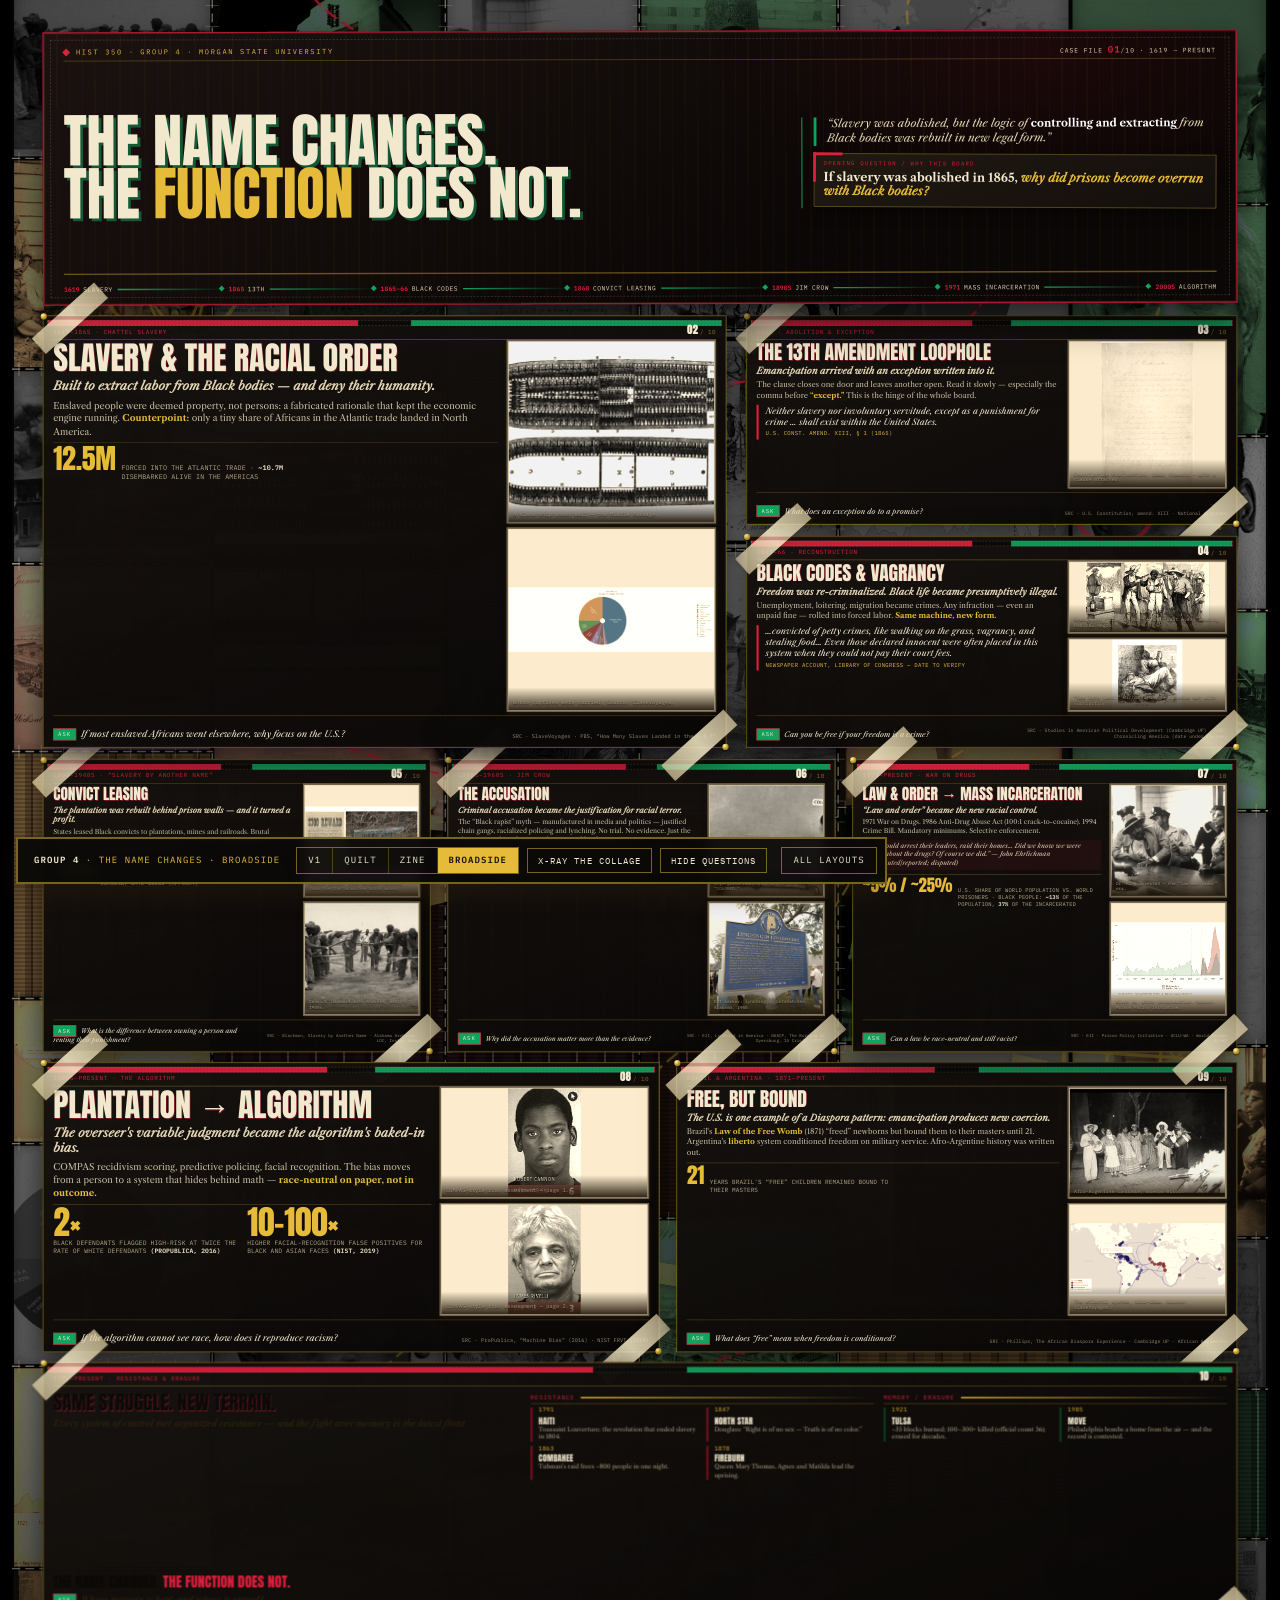
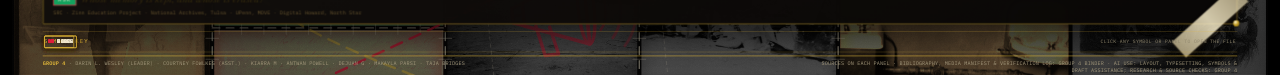
<file: board_broadside.html>
<!doctype html>
<html lang="en">
<head>
<meta charset="utf-8">
<meta name="viewport" content="width=device-width, initial-scale=1">
<title>Group 4 · The Name Changes — broadside</title>
<link rel="stylesheet" href="assets/fonts/fonts.css">
<link rel="stylesheet" href="assets/fonts/caslon.css">
<link rel="stylesheet" href="assets/board.css">
<link rel="stylesheet" href="assets/board_v4.css">
</head>
<body data-variant="a" data-layout="broadside">
<div class="holder"><div class="stage" id="stage">
  <div class="quilt" aria-hidden="true"><div class="patch t-ink" style="left:3px;top:-21px;width:281px;height:245px;background-image:url('media/african_american_convicts_w_shovels.jpg')"></div><div class="patch t-gold" style="left:3px;top:230px;width:281px;height:296px;background-image:url('media/escaped_enslaved_people_from_plantation_virgiana.jpg')"></div><div class="patch t-ink" style="left:3px;top:532px;width:281px;height:273px;background-image:url('assets/external/tulsa_greenwood_burning.jpg')"></div><div class="patch t-red" style="left:3px;top:811px;width:281px;height:263px;background-image:url('media/ChatahoocheebricksEnglishWeb-768x576.jpg')"></div><div class="patch swatch t-gold" style="left:3px;top:1080px;width:281px;height:348px"></div><div class="patch t-gold" style="left:3px;top:1434px;width:281px;height:202px;background-image:url('media/Slave%20Voyages%20Map.png')"></div><div class="patch t-ink" style="left:3px;top:1642px;width:281px;height:313px;background-image:url('media/Slave%20Voyages%20Pie%20Chart.png')"></div><div class="patch t-gold" style="left:3px;top:1961px;width:281px;height:284px;background-image:url('media/prsion_blck_vs_white.png')"></div><div class="patch t-gold" style="left:3px;top:2251px;width:281px;height:170px;background-image:url('assets/external/buffalo_soldier_25th.jpg')"></div><div class="patch t-green" style="left:290px;top:-21px;width:328px;height:346px;background-image:url('media/angola_prison_guard_tower.png')"></div><div class="patch t-ink" style="left:290px;top:331px;width:328px;height:244px;background-image:url('media/moneyreward.jpg')"></div><div class="patch t-red" style="left:290px;top:581px;width:328px;height:375px;background-image:url('media/slave_atlantic_trade_slave_ship.jpg')"></div><div class="patch t-red" style="left:290px;top:962px;width:328px;height:265px;background-image:url('media/fountain_seg.jpg')"></div><div class="patch swatch t-red" style="left:290px;top:1233px;width:328px;height:299px"></div><div class="patch t-ink" style="left:290px;top:1538px;width:328px;height:286px;background-image:url('media/risk_score_p1_2.png')"></div><div class="patch t-ink" style="left:290px;top:1830px;width:328px;height:201px;background-image:url('media/risk_score_p1_1.png')"></div><div class="patch t-green" style="left:290px;top:2037px;width:328px;height:293px;background-image:url('assets/external/tulsa_ruins_after_mob.jpg')"></div><div class="patch t-red" style="left:290px;top:2336px;width:328px;height:85px;background-image:url('media/emancipation_proclamation.jpg')"></div><div class="patch t-ink" style="left:624px;top:-21px;width:272px;height:342px;background-image:url('media/mlk_arrested.jpg')"></div><div class="patch t-ink" style="left:624px;top:327px;width:272px;height:212px;background-image:url('media/south_carolina_first_slave_law.jpg')"></div><div class="patch t-ink" style="left:624px;top:545px;width:272px;height:318px;background-image:url('assets/external/shackles_pre1860.jpg')"></div><div class="patch t-ink" style="left:624px;top:869px;width:272px;height:353px;background-image:url('assets/external/freedmen_school_richmond.jpg')"></div><div class="patch swatch t-red" style="left:624px;top:1228px;width:272px;height:374px"></div><div class="patch t-green" style="left:624px;top:1608px;width:272px;height:201px;background-image:url('media/one_vote_less.jpg')"></div><div class="patch t-ink" style="left:624px;top:1815px;width:272px;height:280px;background-image:url('media/afroargentines_playing_candombe_porteno_near_bonfire_of_sain_john.jpg')"></div><div class="patch t-ink" style="left:624px;top:2101px;width:272px;height:320px;background-image:url('assets/external/tulsa_ruins_after_riot.jpg')"></div><div class="patch t-green" style="left:902px;top:-21px;width:279px;height:248px;background-image:url('assets/external/on_the_chain_gang.jpg')"></div><div class="patch t-ink" style="left:902px;top:233px;width:279px;height:237px;background-image:url('media/imagery.jpg')"></div><div class="patch t-ink" style="left:902px;top:476px;width:279px;height:309px;background-image:url('assets/external/chain_gang_thomasville.jpg')"></div><div class="patch t-ink" style="left:902px;top:791px;width:279px;height:377px;background-image:url('media/african_american_convicts_w_shovels.jpg')"></div><div class="patch t-red" style="left:902px;top:1174px;width:279px;height:202px;background-image:url('media/escaped_enslaved_people_from_plantation_virgiana.jpg')"></div><div class="patch swatch t-red" style="left:902px;top:1382px;width:279px;height:361px"></div><div class="patch t-green" style="left:902px;top:1749px;width:279px;height:326px;background-image:url('media/ChatahoocheebricksEnglishWeb-768x576.jpg')"></div><div class="patch t-ink" style="left:902px;top:2081px;width:279px;height:340px;background-image:url('assets/external/tulsa_furniture_street.jpg')"></div><div class="patch t-ink" style="left:1187px;top:-21px;width:327px;height:242px;background-image:url('media/Slave%20Voyages%20Map.png')"></div><div class="patch t-ink" style="left:1187px;top:227px;width:327px;height:350px;background-image:url('media/Slave%20Voyages%20Pie%20Chart.png')"></div><div class="patch t-ink" style="left:1187px;top:583px;width:327px;height:269px;background-image:url('media/prsion_blck_vs_white.png')"></div><div class="patch t-gold" style="left:1187px;top:858px;width:327px;height:296px;background-image:url('assets/external/buffalo_soldier_25th.jpg')"></div><div class="patch t-green" style="left:1187px;top:1160px;width:327px;height:332px;background-image:url('media/angola_prison_guard_tower.png')"></div><div class="patch t-red" style="left:1187px;top:1498px;width:327px;height:376px;background-image:url('media/moneyreward.jpg')"></div><div class="patch swatch t-gold" style="left:1187px;top:1880px;width:327px;height:281px"></div><div class="patch t-gold" style="left:1187px;top:2167px;width:327px;height:254px;background-image:url('media/fountain_seg.jpg')"></div><div class="patch t-green" style="left:1520px;top:-21px;width:277px;height:311px;background-image:url('media/inarcerated_laborers_from-louisiana-state-penitentiary-angola.png')"></div><div class="patch t-green" style="left:1520px;top:296px;width:277px;height:326px;background-image:url('media/risk_score_p1_2.png')"></div><div class="patch t-ink" style="left:1520px;top:628px;width:277px;height:244px;background-image:url('media/risk_score_p1_1.png')"></div><div class="patch t-green" style="left:1520px;top:878px;width:277px;height:281px;background-image:url('assets/external/tulsa_ruins_after_mob.jpg')"></div><div class="patch t-ink" style="left:1520px;top:1165px;width:277px;height:331px;background-image:url('media/emancipation_proclamation.jpg')"></div><div class="patch t-gold" style="left:1520px;top:1502px;width:277px;height:269px;background-image:url('media/mlk_arrested.jpg')"></div><div class="patch t-ink" style="left:1520px;top:1777px;width:277px;height:211px;background-image:url('media/south_carolina_first_slave_law.jpg')"></div><div class="patch swatch t-green" style="left:1520px;top:1994px;width:277px;height:208px"></div><div class="patch t-ink" style="left:1520px;top:2208px;width:277px;height:213px;background-image:url('assets/external/freedmen_school_richmond.jpg')"></div><svg class="stitching" viewBox="0 0 1800 2400" preserveAspectRatio="none"><path class="run" d="M287 0L287 2400M621 0L621 2400M899 0L899 2400M1184 0L1184 2400M0 227L287 227M0 529L287 529M0 808L287 808M0 1077L287 1077M0 1431L287 1431M0 1639L287 1639M0 1958L287 1958M0 2248L287 2248M287 328L621 328M287 578L621 578M287 959L621 959M287 1230L621 1230M287 1535L621 1535M287 1827L621 1827M287 2034L621 2034M287 2333L621 2333M621 324L899 324M621 542L899 542M621 866L899 866M621 1225L899 1225M621 1605L899 1605M621 1812L899 1812M621 2098L899 2098M899 230L1184 230M899 473L1184 473M899 788L1184 788M899 1171L1184 1171M899 1379L1184 1379M899 1746L1184 1746M899 2078L1184 2078M1184 224L1517 224M1184 580L1517 580M1184 855L1517 855M1184 1157L1517 1157M1184 1495L1517 1495M1184 1877L1517 1877M1184 2164L1517 2164M1517 293L1800 293M1517 625L1800 625M1517 875L1800 875M1517 1162L1800 1162M1517 1499L1800 1499M1517 1774L1800 1774M1517 1991L1800 1991M1517 2205L1800 2205"/><path class="tick" d="M278 8L296 8M278 38L296 38M278 68L296 68M278 98L296 98M278 128L296 128M278 158L296 158M278 188L296 188M278 218L296 218M278 248L296 248M278 278L296 278M278 308L296 308M278 338L296 338M278 368L296 368M278 398L296 398M278 428L296 428M278 458L296 458M278 488L296 488M278 518L296 518M278 548L296 548M278 578L296 578M278 608L296 608M278 638L296 638M278 668L296 668M278 698L296 698M278 728L296 728M278 758L296 758M278 788L296 788M278 818L296 818M278 848L296 848M278 878L296 878M278 908L296 908M278 938L296 938M278 968L296 968M278 998L296 998M278 1028L296 1028M278 1058L296 1058M278 1088L296 1088M278 1118L296 1118M278 1148L296 1148M278 1178L296 1178M278 1208L296 1208M278 1238L296 1238M278 1268L296 1268M278 1298L296 1298M278 1328L296 1328M278 1358L296 1358M278 1388L296 1388M278 1418L296 1418M278 1448L296 1448M278 1478L296 1478M278 1508L296 1508M278 1538L296 1538M278 1568L296 1568M278 1598L296 1598M278 1628L296 1628M278 1658L296 1658M278 1688L296 1688M278 1718L296 1718M278 1748L296 1748M278 1778L296 1778M278 1808L296 1808M278 1838L296 1838M278 1868L296 1868M278 1898L296 1898M278 1928L296 1928M278 1958L296 1958M278 1988L296 1988M278 2018L296 2018M278 2048L296 2048M278 2078L296 2078M278 2108L296 2108M278 2138L296 2138M278 2168L296 2168M278 2198L296 2198M278 2228L296 2228M278 2258L296 2258M278 2288L296 2288M278 2318L296 2318M278 2348L296 2348M278 2378L296 2378M612 8L630 8M612 38L630 38M612 68L630 68M612 98L630 98M612 128L630 128M612 158L630 158M612 188L630 188M612 218L630 218M612 248L630 248M612 278L630 278M612 308L630 308M612 338L630 338M612 368L630 368M612 398L630 398M612 428L630 428M612 458L630 458M612 488L630 488M612 518L630 518M612 548L630 548M612 578L630 578M612 608L630 608M612 638L630 638M612 668L630 668M612 698L630 698M612 728L630 728M612 758L630 758M612 788L630 788M612 818L630 818M612 848L630 848M612 878L630 878M612 908L630 908M612 938L630 938M612 968L630 968M612 998L630 998M612 1028L630 1028M612 1058L630 1058M612 1088L630 1088M612 1118L630 1118M612 1148L630 1148M612 1178L630 1178M612 1208L630 1208M612 1238L630 1238M612 1268L630 1268M612 1298L630 1298M612 1328L630 1328M612 1358L630 1358M612 1388L630 1388M612 1418L630 1418M612 1448L630 1448M612 1478L630 1478M612 1508L630 1508M612 1538L630 1538M612 1568L630 1568M612 1598L630 1598M612 1628L630 1628M612 1658L630 1658M612 1688L630 1688M612 1718L630 1718M612 1748L630 1748M612 1778L630 1778M612 1808L630 1808M612 1838L630 1838M612 1868L630 1868M612 1898L630 1898M612 1928L630 1928M612 1958L630 1958M612 1988L630 1988M612 2018L630 2018M612 2048L630 2048M612 2078L630 2078M612 2108L630 2108M612 2138L630 2138M612 2168L630 2168M612 2198L630 2198M612 2228L630 2228M612 2258L630 2258M612 2288L630 2288M612 2318L630 2318M612 2348L630 2348M612 2378L630 2378M890 8L908 8M890 38L908 38M890 68L908 68M890 98L908 98M890 128L908 128M890 158L908 158M890 188L908 188M890 218L908 218M890 248L908 248M890 278L908 278M890 308L908 308M890 338L908 338M890 368L908 368M890 398L908 398M890 428L908 428M890 458L908 458M890 488L908 488M890 518L908 518M890 548L908 548M890 578L908 578M890 608L908 608M890 638L908 638M890 668L908 668M890 698L908 698M890 728L908 728M890 758L908 758M890 788L908 788M890 818L908 818M890 848L908 848M890 878L908 878M890 908L908 908M890 938L908 938M890 968L908 968M890 998L908 998M890 1028L908 1028M890 1058L908 1058M890 1088L908 1088M890 1118L908 1118M890 1148L908 1148M890 1178L908 1178M890 1208L908 1208M890 1238L908 1238M890 1268L908 1268M890 1298L908 1298M890 1328L908 1328M890 1358L908 1358M890 1388L908 1388M890 1418L908 1418M890 1448L908 1448M890 1478L908 1478M890 1508L908 1508M890 1538L908 1538M890 1568L908 1568M890 1598L908 1598M890 1628L908 1628M890 1658L908 1658M890 1688L908 1688M890 1718L908 1718M890 1748L908 1748M890 1778L908 1778M890 1808L908 1808M890 1838L908 1838M890 1868L908 1868M890 1898L908 1898M890 1928L908 1928M890 1958L908 1958M890 1988L908 1988M890 2018L908 2018M890 2048L908 2048M890 2078L908 2078M890 2108L908 2108M890 2138L908 2138M890 2168L908 2168M890 2198L908 2198M890 2228L908 2228M890 2258L908 2258M890 2288L908 2288M890 2318L908 2318M890 2348L908 2348M890 2378L908 2378M1175 8L1193 8M1175 38L1193 38M1175 68L1193 68M1175 98L1193 98M1175 128L1193 128M1175 158L1193 158M1175 188L1193 188M1175 218L1193 218M1175 248L1193 248M1175 278L1193 278M1175 308L1193 308M1175 338L1193 338M1175 368L1193 368M1175 398L1193 398M1175 428L1193 428M1175 458L1193 458M1175 488L1193 488M1175 518L1193 518M1175 548L1193 548M1175 578L1193 578M1175 608L1193 608M1175 638L1193 638M1175 668L1193 668M1175 698L1193 698M1175 728L1193 728M1175 758L1193 758M1175 788L1193 788M1175 818L1193 818M1175 848L1193 848M1175 878L1193 878M1175 908L1193 908M1175 938L1193 938M1175 968L1193 968M1175 998L1193 998M1175 1028L1193 1028M1175 1058L1193 1058M1175 1088L1193 1088M1175 1118L1193 1118M1175 1148L1193 1148M1175 1178L1193 1178M1175 1208L1193 1208M1175 1238L1193 1238M1175 1268L1193 1268M1175 1298L1193 1298M1175 1328L1193 1328M1175 1358L1193 1358M1175 1388L1193 1388M1175 1418L1193 1418M1175 1448L1193 1448M1175 1478L1193 1478M1175 1508L1193 1508M1175 1538L1193 1538M1175 1568L1193 1568M1175 1598L1193 1598M1175 1628L1193 1628M1175 1658L1193 1658M1175 1688L1193 1688M1175 1718L1193 1718M1175 1748L1193 1748M1175 1778L1193 1778M1175 1808L1193 1808M1175 1838L1193 1838M1175 1868L1193 1868M1175 1898L1193 1898M1175 1928L1193 1928M1175 1958L1193 1958M1175 1988L1193 1988M1175 2018L1193 2018M1175 2048L1193 2048M1175 2078L1193 2078M1175 2108L1193 2108M1175 2138L1193 2138M1175 2168L1193 2168M1175 2198L1193 2198M1175 2228L1193 2228M1175 2258L1193 2258M1175 2288L1193 2288M1175 2318L1193 2318M1175 2348L1193 2348M1175 2378L1193 2378M10 218L10 236M42 218L42 236M74 218L74 236M106 218L106 236M138 218L138 236M170 218L170 236M202 218L202 236M234 218L234 236M266 218L266 236M10 520L10 538M42 520L42 538M74 520L74 538M106 520L106 538M138 520L138 538M170 520L170 538M202 520L202 538M234 520L234 538M266 520L266 538M10 799L10 817M42 799L42 817M74 799L74 817M106 799L106 817M138 799L138 817M170 799L170 817M202 799L202 817M234 799L234 817M266 799L266 817M10 1068L10 1086M42 1068L42 1086M74 1068L74 1086M106 1068L106 1086M138 1068L138 1086M170 1068L170 1086M202 1068L202 1086M234 1068L234 1086M266 1068L266 1086M10 1422L10 1440M42 1422L42 1440M74 1422L74 1440M106 1422L106 1440M138 1422L138 1440M170 1422L170 1440M202 1422L202 1440M234 1422L234 1440M266 1422L266 1440M10 1630L10 1648M42 1630L42 1648M74 1630L74 1648M106 1630L106 1648M138 1630L138 1648M170 1630L170 1648M202 1630L202 1648M234 1630L234 1648M266 1630L266 1648M10 1949L10 1967M42 1949L42 1967M74 1949L74 1967M106 1949L106 1967M138 1949L138 1967M170 1949L170 1967M202 1949L202 1967M234 1949L234 1967M266 1949L266 1967M10 2239L10 2257M42 2239L42 2257M74 2239L74 2257M106 2239L106 2257M138 2239L138 2257M170 2239L170 2257M202 2239L202 2257M234 2239L234 2257M266 2239L266 2257M297 319L297 337M329 319L329 337M361 319L361 337M393 319L393 337M425 319L425 337M457 319L457 337M489 319L489 337M521 319L521 337M553 319L553 337M585 319L585 337M297 569L297 587M329 569L329 587M361 569L361 587M393 569L393 587M425 569L425 587M457 569L457 587M489 569L489 587M521 569L521 587M553 569L553 587M585 569L585 587M297 950L297 968M329 950L329 968M361 950L361 968M393 950L393 968M425 950L425 968M457 950L457 968M489 950L489 968M521 950L521 968M553 950L553 968M585 950L585 968M297 1221L297 1239M329 1221L329 1239M361 1221L361 1239M393 1221L393 1239M425 1221L425 1239M457 1221L457 1239M489 1221L489 1239M521 1221L521 1239M553 1221L553 1239M585 1221L585 1239M297 1526L297 1544M329 1526L329 1544M361 1526L361 1544M393 1526L393 1544M425 1526L425 1544M457 1526L457 1544M489 1526L489 1544M521 1526L521 1544M553 1526L553 1544M585 1526L585 1544M297 1818L297 1836M329 1818L329 1836M361 1818L361 1836M393 1818L393 1836M425 1818L425 1836M457 1818L457 1836M489 1818L489 1836M521 1818L521 1836M553 1818L553 1836M585 1818L585 1836M297 2025L297 2043M329 2025L329 2043M361 2025L361 2043M393 2025L393 2043M425 2025L425 2043M457 2025L457 2043M489 2025L489 2043M521 2025L521 2043M553 2025L553 2043M585 2025L585 2043M297 2324L297 2342M329 2324L329 2342M361 2324L361 2342M393 2324L393 2342M425 2324L425 2342M457 2324L457 2342M489 2324L489 2342M521 2324L521 2342M553 2324L553 2342M585 2324L585 2342M631 315L631 333M663 315L663 333M695 315L695 333M727 315L727 333M759 315L759 333M791 315L791 333M823 315L823 333M855 315L855 333M887 315L887 333M631 533L631 551M663 533L663 551M695 533L695 551M727 533L727 551M759 533L759 551M791 533L791 551M823 533L823 551M855 533L855 551M887 533L887 551M631 857L631 875M663 857L663 875M695 857L695 875M727 857L727 875M759 857L759 875M791 857L791 875M823 857L823 875M855 857L855 875M887 857L887 875M631 1216L631 1234M663 1216L663 1234M695 1216L695 1234M727 1216L727 1234M759 1216L759 1234M791 1216L791 1234M823 1216L823 1234M855 1216L855 1234M887 1216L887 1234M631 1596L631 1614M663 1596L663 1614M695 1596L695 1614M727 1596L727 1614M759 1596L759 1614M791 1596L791 1614M823 1596L823 1614M855 1596L855 1614M887 1596L887 1614M631 1803L631 1821M663 1803L663 1821M695 1803L695 1821M727 1803L727 1821M759 1803L759 1821M791 1803L791 1821M823 1803L823 1821M855 1803L855 1821M887 1803L887 1821M631 2089L631 2107M663 2089L663 2107M695 2089L695 2107M727 2089L727 2107M759 2089L759 2107M791 2089L791 2107M823 2089L823 2107M855 2089L855 2107M887 2089L887 2107M909 221L909 239M941 221L941 239M973 221L973 239M1005 221L1005 239M1037 221L1037 239M1069 221L1069 239M1101 221L1101 239M1133 221L1133 239M1165 221L1165 239M909 464L909 482M941 464L941 482M973 464L973 482M1005 464L1005 482M1037 464L1037 482M1069 464L1069 482M1101 464L1101 482M1133 464L1133 482M1165 464L1165 482M909 779L909 797M941 779L941 797M973 779L973 797M1005 779L1005 797M1037 779L1037 797M1069 779L1069 797M1101 779L1101 797M1133 779L1133 797M1165 779L1165 797M909 1162L909 1180M941 1162L941 1180M973 1162L973 1180M1005 1162L1005 1180M1037 1162L1037 1180M1069 1162L1069 1180M1101 1162L1101 1180M1133 1162L1133 1180M1165 1162L1165 1180M909 1370L909 1388M941 1370L941 1388M973 1370L973 1388M1005 1370L1005 1388M1037 1370L1037 1388M1069 1370L1069 1388M1101 1370L1101 1388M1133 1370L1133 1388M1165 1370L1165 1388M909 1737L909 1755M941 1737L941 1755M973 1737L973 1755M1005 1737L1005 1755M1037 1737L1037 1755M1069 1737L1069 1755M1101 1737L1101 1755M1133 1737L1133 1755M1165 1737L1165 1755M909 2069L909 2087M941 2069L941 2087M973 2069L973 2087M1005 2069L1005 2087M1037 2069L1037 2087M1069 2069L1069 2087M1101 2069L1101 2087M1133 2069L1133 2087M1165 2069L1165 2087M1194 215L1194 233M1226 215L1226 233M1258 215L1258 233M1290 215L1290 233M1322 215L1322 233M1354 215L1354 233M1386 215L1386 233M1418 215L1418 233M1450 215L1450 233M1482 215L1482 233M1194 571L1194 589M1226 571L1226 589M1258 571L1258 589M1290 571L1290 589M1322 571L1322 589M1354 571L1354 589M1386 571L1386 589M1418 571L1418 589M1450 571L1450 589M1482 571L1482 589M1194 846L1194 864M1226 846L1226 864M1258 846L1258 864M1290 846L1290 864M1322 846L1322 864M1354 846L1354 864M1386 846L1386 864M1418 846L1418 864M1450 846L1450 864M1482 846L1482 864M1194 1148L1194 1166M1226 1148L1226 1166M1258 1148L1258 1166M1290 1148L1290 1166M1322 1148L1322 1166M1354 1148L1354 1166M1386 1148L1386 1166M1418 1148L1418 1166M1450 1148L1450 1166M1482 1148L1482 1166M1194 1486L1194 1504M1226 1486L1226 1504M1258 1486L1258 1504M1290 1486L1290 1504M1322 1486L1322 1504M1354 1486L1354 1504M1386 1486L1386 1504M1418 1486L1418 1504M1450 1486L1450 1504M1482 1486L1482 1504M1194 1868L1194 1886M1226 1868L1226 1886M1258 1868L1258 1886M1290 1868L1290 1886M1322 1868L1322 1886M1354 1868L1354 1886M1386 1868L1386 1886M1418 1868L1418 1886M1450 1868L1450 1886M1482 1868L1482 1886M1194 2155L1194 2173M1226 2155L1226 2173M1258 2155L1258 2173M1290 2155L1290 2173M1322 2155L1322 2173M1354 2155L1354 2173M1386 2155L1386 2173M1418 2155L1418 2173M1450 2155L1450 2173M1482 2155L1482 2173M1527 284L1527 302M1559 284L1559 302M1591 284L1591 302M1623 284L1623 302M1655 284L1655 302M1687 284L1687 302M1719 284L1719 302M1751 284L1751 302M1783 284L1783 302M1527 616L1527 634M1559 616L1559 634M1591 616L1591 634M1623 616L1623 634M1655 616L1655 634M1687 616L1687 634M1719 616L1719 634M1751 616L1751 634M1783 616L1783 634M1527 866L1527 884M1559 866L1559 884M1591 866L1591 884M1623 866L1623 884M1655 866L1655 884M1687 866L1687 884M1719 866L1719 884M1751 866L1751 884M1783 866L1783 884M1527 1153L1527 1171M1559 1153L1559 1171M1591 1153L1591 1171M1623 1153L1623 1171M1655 1153L1655 1171M1687 1153L1687 1171M1719 1153L1719 1171M1751 1153L1751 1171M1783 1153L1783 1171M1527 1490L1527 1508M1559 1490L1559 1508M1591 1490L1591 1508M1623 1490L1623 1508M1655 1490L1655 1508M1687 1490L1687 1508M1719 1490L1719 1508M1751 1490L1751 1508M1783 1490L1783 1508M1527 1765L1527 1783M1559 1765L1559 1783M1591 1765L1591 1783M1623 1765L1623 1783M1655 1765L1655 1783M1687 1765L1687 1783M1719 1765L1719 1783M1751 1765L1751 1783M1783 1765L1783 1783M1527 1982L1527 2000M1559 1982L1559 2000M1591 1982L1591 2000M1623 1982L1623 2000M1655 1982L1655 2000M1687 1982L1687 2000M1719 1982L1719 2000M1751 1982L1751 2000M1783 1982L1783 2000M1527 2196L1527 2214M1559 2196L1559 2214M1591 2196L1591 2214M1623 2196L1623 2214M1655 2196L1655 2214M1687 2196L1687 2214M1719 2196L1719 2214M1751 2196L1751 2214M1783 2196L1783 2214"/><path class="cross" d=""/><path class="thread" d="M420 -60C343 122 1449 284 1384 418C1478 535 247 640 186 727C78 842 363 944 398 1029C527 1157 1805 1272 1642 1367C1784 1487 1721 1594 1653 1682C1640 1823 791 1948 875 2052C1003 2217 472 2365 296 2487"/><path class="thread gold" d="M1320 -60C1174 93 1491 229 1681 342C1641 480 1535 603 1707 705C1862 898 1233 1071 1219 1214C1183 1396 810 1559 802 1693C667 1882 374 2052 334 2191C175 2386 1343 2561 1207 2705"/><circle class="knot" cx="1384" cy="418" r="5"/><circle class="knot" cx="186" cy="727" r="5"/><circle class="knot" cx="398" cy="1029" r="5"/><circle class="knot" cx="1642" cy="1367" r="5"/><circle class="knot" cx="1653" cy="1682" r="5"/><circle class="knot" cx="875" cy="2052" r="5"/><circle class="knot gold" cx="1681" cy="342" r="4"/><circle class="knot gold" cx="1707" cy="705" r="4"/><circle class="knot gold" cx="1219" cy="1214" r="4"/><circle class="knot gold" cx="802" cy="1693" r="4"/><circle class="knot gold" cx="334" cy="2191" r="4"/></svg><div class="applique t-gold" data-sym="globe" style="left:105px;top:258px;width:250px;height:250px;transform:rotate(-7deg)"><svg xmlns="http://www.w3.org/2000/svg" viewBox="0 0 420 420" fill="none" stroke="currentColor" stroke-linecap="round" stroke-linejoin="round">

  <circle cx="210" cy="210" r="176" stroke-width="9"/>
  <ellipse cx="210" cy="210" rx="176" ry="72" stroke-width="7"/>
  <ellipse cx="210" cy="210" rx="72" ry="176" stroke-width="7"/>
  <path d="M210 34 C286 92 306 156 296 210 C286 268 250 322 210 386" stroke-width="7"/>
  <path d="M210 34 C134 92 114 156 124 210 C134 268 170 322 210 386" stroke-width="7"/>
  <path d="M46 168 h46 l24 -30 34 8 20 -26 30 14 24 -18 24 20 28 -8 22 24 28 4 26 22 h34" stroke-width="8"/>
  <path d="M46 252 h40 l26 24 30 -14 26 20 30 -12 26 22 30 -16 30 18 28 -10 26 16 h34" stroke-width="8" opacity=".72"/>
  <path d="M168 132 q28 -20 54 -8" stroke-width="6" opacity=".6"/>
  <path d="M258 96 q22 16 22 42" stroke-width="6" opacity=".6"/>
</svg>
</div><div class="applique t-red" data-sym="fist" style="left:1470px;top:586px;width:230px;height:230px;transform:rotate(6deg)"><svg xmlns="http://www.w3.org/2000/svg" viewBox="0 0 420 420" fill="none" stroke="currentColor" stroke-linecap="round" stroke-linejoin="round">

  <path d="M150 214 V150 c0 -12 18 -12 18 0 v50" stroke-width="12"/>
  <path d="M168 172 V128 c0 -13 19 -13 19 0 v44" stroke-width="12"/>
  <path d="M187 138 V120 c0 -13 19 -13 19 0 v30" stroke-width="12"/>
  <path d="M206 130 V122 c0 -12 18 -12 18 0 v30" stroke-width="12"/>
  <path d="M224 168 V138 c0 -12 18 -12 18 0 v92" stroke-width="12"/>
  <path d="M150 214 c-24 -10 -44 -2 -46 20 -3 26 18 40 34 36 l40 -8" stroke-width="12"/>
  <path d="M242 230 c26 -14 62 4 62 40 0 44 -38 78 -86 78 h-26 c-40 0 -66 -18 -78 -46"
        stroke-width="12"/>
  <path d="M118 268 c-18 6 -30 -8 -26 -24" stroke-width="10"/>
  <path d="M148 250 q20 6 34 2" stroke-width="9" opacity=".7"/>
  <path d="M176 206 q16 4 28 0" stroke-width="9" opacity=".7"/>
  <path d="M320 96 l16 -22 M340 120 l24 -12 M300 76 l6 -26" stroke-width="8" opacity=".75"/>
</svg>
</div><div class="applique t-green" data-sym="broken-chain" style="left:90px;top:1660px;width:270px;height:270px;transform:rotate(-5deg)"><svg xmlns="http://www.w3.org/2000/svg" viewBox="0 0 460 420" fill="none" stroke="currentColor" stroke-linecap="round" stroke-linejoin="round">

  <g stroke-width="15">
    <ellipse cx="104" cy="210" rx="62" ry="34" transform="rotate(-24 104 210)"/>
    <ellipse cx="188" cy="188" rx="62" ry="34" transform="rotate(-24 188 188)"/>
    <ellipse cx="372" cy="210" rx="62" ry="34" transform="rotate(-24 372 210)"/>
    <ellipse cx="288" cy="188" rx="62" ry="34" transform="rotate(-24 288 188)"/>
  </g>
  <path d="M236 196 l-10 -6 M244 176 l-12 8 M252 206 l6 -14" stroke-width="10" stroke-dasharray="0"/>
  <path d="M232 150 l-10 76" stroke-width="7" opacity=".5"/>
  <path d="M258 146 l10 78" stroke-width="7" opacity=".5"/>
  <path d="M228 262 q30 26 62 6" stroke-width="7" opacity=".6"/>
  <circle cx="240" cy="118" r="20" stroke-width="8" opacity=".8"/>
  <path d="M240 98 v-24 M240 138 v24 M220 118 h-24 M260 118 h24" stroke-width="7" opacity=".65"/>
</svg>
</div><div class="applique t-gold" data-sym="kente" style="left:1480px;top:1430px;width:250px;height:250px;transform:rotate(4deg)"><svg xmlns="http://www.w3.org/2000/svg" viewBox="0 0 460 420" fill="none" stroke="currentColor" stroke-linecap="round" stroke-linejoin="round">

  <rect x="46" y="46" width="368" height="328" stroke-width="11"/>
  <path d="M46 130 h368 M46 214 h368 M46 298 h368" stroke-width="9"/>
  <path d="M160 46 v328 M300 46 v328" stroke-width="9"/>
  <path d="M120 92 l20 20 l-20 20 l-20 -20 z" stroke-width="7" opacity=".8"/>
  <path d="M200 92 l20 20 l-20 20 l-20 -20 z" stroke-width="7" opacity=".8"/>
  <path d="M340 92 l20 20 l-20 20 l-20 -20 z" stroke-width="7" opacity=".8"/>
  <path d="M120 176 l20 20 l-20 20 l-20 -20 z" stroke-width="7" opacity=".8"/>
  <path d="M340 176 l20 20 l-20 20 l-20 -20 z" stroke-width="7" opacity=".8"/>
  <path d="M120 260 l20 20 l-20 20 l-20 -20 z" stroke-width="7" opacity=".8"/>
  <path d="M200 260 l20 20 l-20 20 l-20 -20 z" stroke-width="7" opacity=".8"/>
  <path d="M340 260 l20 20 l-20 20 l-20 -20 z" stroke-width="7" opacity=".8"/>
  <path d="M230 214 q0 -26 20 -26 q20 0 20 26 q0 26 -20 26 q-20 0 -20 -26" stroke-width="7" opacity=".75"/>
</svg>
</div><div class="applique t-red" data-sym="megaphone" style="left:690px;top:2190px;width:230px;height:230px;transform:rotate(-6deg)"><svg xmlns="http://www.w3.org/2000/svg" viewBox="0 0 520 420" fill="none" stroke="currentColor" stroke-linecap="round" stroke-linejoin="round">

  <path d="M96 250 L96 176 L300 96 L300 330 L96 250 z" stroke-width="12"/>
  <ellipse cx="300" cy="213" rx="26" ry="117" stroke-width="11"/>
  <path d="M96 176 L60 190 L60 236 L96 250" stroke-width="11"/>
  <path d="M132 254 L152 352 L196 352 L176 262" stroke-width="11"/>
  <path d="M340 138 q22 22 22 75 q0 53 -22 75" stroke-width="9" opacity=".8"/>
  <path d="M376 108 q36 38 36 105 q0 67 -36 105" stroke-width="9" opacity=".65"/>
  <path d="M412 78 q50 54 50 135 q0 81 -50 135" stroke-width="9" opacity=".5"/>
  <path d="M96 214 h-28" stroke-width="9" opacity=".7"/>
</svg>
</div><div class="quilt-tape" style="left:230px;top:625px;transform:rotate(12deg)"></div><div class="quilt-tape" style="left:540px;top:1265px;transform:rotate(-14deg)"></div><div class="quilt-tape" style="left:830px;top:1805px;transform:rotate(9deg)"></div><div class="quilt-tape" style="left:1120px;top:545px;transform:rotate(-11deg)"></div><div class="quilt-tape" style="left:1430px;top:1525px;transform:rotate(13deg)"></div><div class="quilt-tape" style="left:540px;top:2125px;transform:rotate(-8deg)"></div></div>
  
<section class="banner lay-broadside" data-panel="p1" tabindex="0" role="button"
  aria-label="Open the thesis banner"
  style="left:44px;top:44px;width:1712px;height:392px">
  <div class="mast-top">
    <div class="kicker"><span class="dot"></span>HIST 350 · GROUP 4 · MORGAN STATE UNIVERSITY</div>
    <div class="filetag">CASE FILE <b>01</b>/10 · 1619 → PRESENT</div>
  </div>
  <div class="mast-grid">
    <h1 class="b-title"><span>THE NAME CHANGES.</span><span>THE <em>FUNCTION</em> DOES NOT.</span></h1>
    <div class="mast-side">
      <p class="thesis">“Slavery was abolished, but the logic of <b>controlling and extracting</b> from Black bodies was rebuilt in new legal form.”</p>
      <div class="case">
        <div class="label">Opening question / why this board</div>
        <p class="q">If slavery was abolished in 1865, <em>why did prisons become overrun with Black bodies?</em></p>
      </div>
    </div>
  </div>
  <div class="era-strip">
    <span class="e"><b>1619</b> SLAVERY</span><span class="dash"></span>
    <span class="e"><b>1865</b> 13TH</span><span class="dash"></span>
    <span class="e"><b>1865–66</b> BLACK CODES</span><span class="dash"></span>
    <span class="e"><b>1868</b> CONVICT LEASING</span><span class="dash"></span>
    <span class="e"><b>1890s</b> JIM CROW</span><span class="dash"></span>
    <span class="e"><b>1971</b> MASS INCARCERATION</span><span class="dash"></span>
    <span class="e"><b>2000s</b> ALGORITHM</span>
  </div>
  <div class="mast-badge"><span>SIX AREAS</span><b>ONE FUNCTION</b></div>
</section>
  
<article class="panel p-lg lay-broadside" data-panel="p2" data-size="lg"
  tabindex="0" role="button" aria-label="Open panel 02: SLAVERY &amp; THE RACIAL ORDER"
  style="left:44px;top:452px;width:980px;height:620px;--rot:0deg;z-index:6;">
  <span class="tape tl"></span><span class="tape br"></span>
  <span class="pin a"></span><span class="pin b"></span>
  <header class="p-head">
    <div class="era">1619–1865 · CHATTEL SLAVERY</div>
    <div class="pnum"><b>02</b><span>/ 10</span></div>
  </header>
  <div class="p-main">
    <h2 class="p-title">SLAVERY & THE RACIAL ORDER</h2>
    <p class="p-arg">Built to extract labor from Black bodies — and deny their humanity.</p>
    <p class="p-facts">Enslaved people were deemed property, not persons: a fabricated rationale that kept the economic engine running. <b>Counterpoint:</b> only a tiny share of Africans in the Atlantic trade landed in North America.</p>
    <div class="p-stat"><div class="stat-v">12.5M</div><div class="stat-l">forced into the Atlantic trade · <b>~10.7M</b> disembarked alive in the Americas</div></div>
  </div>
  <div class="p-media"><figure class=""><img src="media/slave_atlantic_trade_slave_ship.jpg" alt="A slave ship under sail — the Middle Passage."><figcaption>A slave ship under sail — the Middle Passage.</figcaption></figure><figure class="fit"><img src="media/Slave%20Voyages%20Pie%20Chart.png" alt="Where captives were carried. Source: SlaveVoyages."><figcaption>Where captives were carried. Source: SlaveVoyages.</figcaption></figure></div>
  <div class="p-foot">
    <p class="ask"><span class="asktag">ASK</span>If most enslaved Africans went elsewhere, why focus on the U.S.?</p>
    <p class="src">SRC · SlaveVoyages · PBS, “How Many Slaves Landed in the U.S.?”</p>
  </div>
</article>
<article class="panel p-md lay-broadside" data-panel="p3" data-size="md"
  tabindex="0" role="button" aria-label="Open panel 03: THE 13TH AMENDMENT LOOPHOLE"
  style="left:1052px;top:452px;width:704px;height:300px;--rot:0deg;z-index:5;">
  <span class="tape tl"></span><span class="tape br"></span>
  <span class="pin a"></span><span class="pin b"></span>
  <header class="p-head">
    <div class="era">1865 · ABOLITION & EXCEPTION</div>
    <div class="pnum"><b>03</b><span>/ 10</span></div>
  </header>
  <div class="p-main">
    <h2 class="p-title">THE 13TH AMENDMENT LOOPHOLE</h2>
    <p class="p-arg">Emancipation arrived with an exception written into it.</p>
    <p class="p-facts">The clause closes one door and leaves another open. Read it slowly — especially the comma before <b>“except.”</b> This is the hinge of the whole board.</p>
    <blockquote class="quote"><q>Neither slavery nor involuntary servitude, except as a punishment for crime … shall exist within the United States.</q><cite>U.S. Const. amend. XIII, § 1 (1865)</cite></blockquote>
  </div>
  <div class="p-media"><figure class="fit"><img src="media/emancipation_proclamation.jpg" alt="Emancipation Proclamation, 1863. Freedom — with a clause attached."><figcaption>Emancipation Proclamation, 1863. Freedom — with a clause attached.</figcaption></figure></div>
  <div class="p-foot">
    <p class="ask"><span class="asktag">ASK</span>What does an exception do to a promise?</p>
    <p class="src">SRC · U.S. Constitution, amend. XIII · National Archives</p>
  </div>
</article>
<article class="panel p-md lay-broadside" data-panel="p4" data-size="md"
  tabindex="0" role="button" aria-label="Open panel 04: BLACK CODES &amp; VAGRANCY"
  style="left:1052px;top:768px;width:704px;height:304px;--rot:0deg;z-index:5;">
  <span class="tape tl"></span><span class="tape br"></span>
  <span class="pin a"></span><span class="pin b"></span>
  <header class="p-head">
    <div class="era">1865–66 · RECONSTRUCTION</div>
    <div class="pnum"><b>04</b><span>/ 10</span></div>
  </header>
  <div class="p-main">
    <h2 class="p-title">BLACK CODES & VAGRANCY</h2>
    <p class="p-arg">Freedom was re-criminalized. Black life became presumptively illegal.</p>
    <p class="p-facts">Unemployment, loitering, migration became crimes. Any infraction — even an unpaid fine — rolled into forced labor. <b>Same machine, new form.</b></p>
    <blockquote class="quote"><q>…convicted of petty crimes, like walking on the grass, vagrancy, and stealing food… Even those declared innocent were often placed in this system when they could not pay their court fees.</q><cite>Newspaper account, Library of Congress — date to verify</cite></blockquote>
  </div>
  <div class="p-media"><figure class="fit"><img src="media/imagery.jpg" alt="Newspaper: “free as air” — and “spot every leading Radical negro.”"><figcaption>Newspaper: “free as air” — and “spot every leading Radical negro.”</figcaption></figure><figure class="fit"><img src="media/one_vote_less.jpg" alt="“One Vote Less.” Richmond Whig — freedom met with subtraction."><figcaption>“One Vote Less.” Richmond Whig — freedom met with subtraction.</figcaption></figure></div>
  <div class="p-foot">
    <p class="ask"><span class="asktag">ASK</span>Can you be free if your freedom is a crime?</p>
    <p class="src">SRC · Studies in American Political Development (Cambridge UP) · LOC, Chronicling America (date under review)</p>
  </div>
</article>
<article class="panel p-sm lay-broadside" data-panel="p5" data-size="sm"
  tabindex="0" role="button" aria-label="Open panel 05: CONVICT LEASING"
  style="left:44px;top:1088px;width:556px;height:420px;--rot:0deg;z-index:5;">
  <span class="tape tl"></span><span class="tape br"></span>
  <span class="pin a"></span><span class="pin b"></span>
  <header class="p-head">
    <div class="era">1868–1940s · “SLAVERY BY ANOTHER NAME”</div>
    <div class="pnum"><b>05</b><span>/ 10</span></div>
  </header>
  <div class="p-main">
    <h2 class="p-title">CONVICT LEASING</h2>
    <p class="p-arg">The plantation was rebuilt behind prison walls — and it turned a profit.</p>
    <p class="p-facts">States leased Black convicts to plantations, mines and railroads. Brutal mortality produced profit for the state and for industry. <b>By 1900</b> Black people were a large majority of Southern convicts.</p>
    <div class="p-stat"><div class="stat-v">~73%</div><div class="stat-l">estimated share of Alabama's state revenue from convict leasing, late 1800s (approx.)</div></div>
  </div>
  <div class="p-media"><figure class="fit"><img src="media/moneyreward.jpg" alt="Reward poster: five escaped convicts from the Chattahoochee brick works."><figcaption>Reward poster: five escaped convicts from the Chattahoochee brick works.</figcaption></figure><figure class=""><img src="media/african_american_convicts_w_shovels.jpg" alt="Convict laborers with shovels, early 1900s."><figcaption>Convict laborers with shovels, early 1900s.</figcaption></figure></div>
  <div class="p-foot">
    <p class="ask"><span class="asktag">ASK</span>What is the difference between owning a person and renting their punishment?</p>
    <p class="src">SRC · Blackmon, Slavery by Another Name · Alabama Archives · LOC, Inside Adams</p>
  </div>
</article>
<article class="panel p-sm lay-broadside" data-panel="p6" data-size="sm"
  tabindex="0" role="button" aria-label="Open panel 06: THE ACCUSATION"
  style="left:624px;top:1088px;width:556px;height:420px;--rot:0deg;z-index:5;">
  <span class="tape tl"></span><span class="tape br"></span>
  <span class="pin a"></span><span class="pin b"></span>
  <header class="p-head">
    <div class="era">1890s–1960s · JIM CROW</div>
    <div class="pnum"><b>06</b><span>/ 10</span></div>
  </header>
  <div class="p-main">
    <h2 class="p-title">THE ACCUSATION</h2>
    <p class="p-arg">Criminal accusation became the justification for racial terror.</p>
    <p class="p-facts">The “Black rapist” myth — manufactured in media and politics — justified chain gangs, racialized policing and lynching. No trial. No evidence. Just the charge. <b>Graphic photographs omitted by design.</b></p>
    <div class="p-stat"><div class="stat-v">~4,400</div><div class="stat-l">documented racial-terror lynchings of Black people, <b>1877–1950</b> (EJI)</div></div>
  </div>
  <div class="p-media"><figure class=""><img src="media/fountain_seg.jpg" alt="Segregated fountain: “WHITE” / “COLORED.”"><figcaption>Segregated fountain: “WHITE” / “COLORED.”</figcaption></figure><figure class=""><img src="media/letohatchee.jpg" alt="EJI marker: lynching in Letohatchee, Alabama, 1900."><figcaption>EJI marker: lynching in Letohatchee, Alabama, 1900.</figcaption></figure></div>
  <div class="p-foot">
    <p class="ask"><span class="asktag">ASK</span>Why did the accusation matter more than the evidence?</p>
    <p class="src">SRC · EJI, Lynching in America · NAACP, The Burning at Dyersburg, 15 Crisis (1917)</p>
  </div>
</article>
<article class="panel p-sm lay-broadside" data-panel="p7" data-size="sm"
  tabindex="0" role="button" aria-label="Open panel 07: LAW &amp;amp; ORDER → MASS INCARCERATION"
  style="left:1204px;top:1088px;width:552px;height:420px;--rot:0deg;z-index:6;">
  <span class="tape tl"></span><span class="tape br"></span>
  <span class="pin a"></span><span class="pin b"></span>
  <header class="p-head">
    <div class="era">1971–PRESENT · WAR ON DRUGS</div>
    <div class="pnum"><b>07</b><span>/ 10</span></div>
  </header>
  <div class="p-main">
    <h2 class="p-title">LAW &amp; ORDER → MASS INCARCERATION</h2>
    <p class="p-arg">“Law and order” became the new racial control.</p>
    <p class="p-facts">1971 War on Drugs. 1986 Anti-Drug Abuse Act (100:1 crack-to-cocaine). 1994 Crime Bill. Mandatory minimums. Selective enforcement.<span class='pq'>“We could arrest their leaders, raid their homes… Did we know we were lying about the drugs? Of course we did.” — John Ehrlichman (attributed/reported; disputed)</span></p>
    <div class="p-stat"><div class="stat-v">~5% / ~25%</div><div class="stat-l">U.S. share of world population vs. world prisoners · Black people: <b>~13%</b> of the population, <b>37%</b> of the incarcerated</div></div>
  </div>
  <div class="p-media"><figure class=""><img src="media/mlk_arrested.jpg" alt="Dr. King arrested — the “law and order” era."><figcaption>Dr. King arrested — the “law and order” era.</figcaption></figure><figure class="fit"><img src="media/prsion_blck_vs_white.png" alt="Black vs. white incarceration. Source: Prison Policy Initiative."><figcaption>Black vs. white incarceration. Source: Prison Policy Initiative.</figcaption></figure></div>
  <div class="p-foot">
    <p class="ask"><span class="asktag">ASK</span>Can a law be race-neutral and still racist?</p>
    <p class="src">SRC · EJI · Prison Policy Initiative · ACLU-WA · World Prison Brief</p>
  </div>
</article>
<article class="panel p-lg lay-broadside" data-panel="p8" data-size="lg"
  tabindex="0" role="button" aria-label="Open panel 08: PLANTATION → ALGORITHM"
  style="left:44px;top:1522px;width:884px;height:416px;--rot:0deg;z-index:5;">
  <span class="tape tl"></span><span class="tape br"></span>
  <span class="pin a"></span><span class="pin b"></span>
  <header class="p-head">
    <div class="era">2000s–PRESENT · THE ALGORITHM</div>
    <div class="pnum"><b>08</b><span>/ 10</span></div>
  </header>
  <div class="p-main">
    <h2 class="p-title">PLANTATION → ALGORITHM</h2>
    <p class="p-arg">The overseer's variable judgment became the algorithm's baked-in bias.</p>
    <p class="p-facts">COMPAS recidivism scoring, predictive policing, facial recognition. The bias moves from a person to a system that hides behind math — <b>race-neutral on paper, not in outcome.</b></p>
    <div class="p-stat duo"><div class="su"><div class="stat-v">2×</div><div class="stat-l">Black defendants flagged high-risk at twice the rate of white defendants <b>(ProPublica, 2016)</b></div></div><div class="su"><div class="stat-v">10–100×</div><div class="stat-l">higher facial-recognition false positives for Black and Asian faces <b>(NIST, 2019)</b></div></div></div>
  </div>
  <div class="p-media"><figure class="fit"><img src="media/risk_score_p1_1.png" alt="COMPAS-style risk assessment — page 1."><figcaption>COMPAS-style risk assessment — page 1.</figcaption></figure><figure class="fit"><img src="media/risk_score_p1_2.png" alt="COMPAS-style risk assessment — page 2."><figcaption>COMPAS-style risk assessment — page 2.</figcaption></figure></div>
  <div class="p-foot">
    <p class="ask"><span class="asktag">ASK</span>If the algorithm cannot see race, how does it reproduce racism?</p>
    <p class="src">SRC · ProPublica, “Machine Bias” (2016) · NIST FRVT (2019)</p>
  </div>
</article>
<article class="panel p-md lay-broadside" data-panel="p9" data-size="md"
  tabindex="0" role="button" aria-label="Open panel 09: FREE, BUT BOUND"
  style="left:952px;top:1522px;width:804px;height:416px;--rot:0deg;z-index:5;">
  <span class="tape tl"></span><span class="tape br"></span>
  <span class="pin a"></span><span class="pin b"></span>
  <header class="p-head">
    <div class="era">BRAZIL & ARGENTINA · 1871–PRESENT</div>
    <div class="pnum"><b>09</b><span>/ 10</span></div>
  </header>
  <div class="p-main">
    <h2 class="p-title">FREE, BUT BOUND</h2>
    <p class="p-arg">The U.S. is one example of a Diaspora pattern: emancipation produces new coercion.</p>
    <p class="p-facts">Brazil's <b>Law of the Free Womb</b> (1871) “freed” newborns but bound them to their masters until 21. Argentina's <b>liberto</b> system conditioned freedom on military service. Afro-Argentine history was written out.</p>
    <div class="p-stat"><div class="stat-v">21</div><div class="stat-l">years Brazil's “free” children remained bound to their masters</div></div>
  </div>
  <div class="p-media"><figure class=""><img src="media/afroargentines_playing_candombe_porteno_near_bonfire_of_sain_john.jpg" alt="Afro-Argentine candombe, Buenos Aires."><figcaption>Afro-Argentine candombe, Buenos Aires.</figcaption></figure><figure class="fit"><img src="media/Slave%20Voyages%20Map.png" alt="The Atlantic system, 1514–1866. Source: SlaveVoyages."><figcaption>The Atlantic system, 1514–1866. Source: SlaveVoyages.</figcaption></figure></div>
  <div class="p-foot">
    <p class="ask"><span class="asktag">ASK</span>What does “free” mean when freedom is conditioned?</p>
    <p class="src">SRC · Phillips, The African Diaspora Experience · Cambridge UP · African Arguments</p>
  </div>
</article>
  
<article class="panel p10 p-xl lay-broadside" data-panel="p10" data-size="xl"
  tabindex="0" role="button" aria-label="Open panel 10: resistance and memory"
  style="left:44px;top:1952px;width:1712px;height:376px;--rot:0deg;z-index:6;">
  <span class="tape tl"></span><span class="tape br"></span>
  <span class="pin a"></span><span class="pin b"></span>
  <header class="p-head">
    <div class="era">1791–PRESENT · RESISTANCE & ERASURE</div>
    <div class="pnum"><b>10</b><span>/ 10</span></div>
  </header>
  <div class="w-body">
    <div class="w-left">
      <h2 class="p-title">SAME STRUGGLE. NEW TERRAIN.</h2>
      <p class="p-arg">Every system of control met organized resistance — and the fight over memory is the latest front.</p>
      <div class="p10-media"><figure class=""><img src="media/escaped_enslaved_people_from_plantation_virgiana.jpg" alt="Escaped enslaved people, Virginia — the first front."><figcaption>Escaped enslaved people, Virginia — the first front.</figcaption></figure></div>
      <div class="w-close">
        <div class="closing">THE NAME CHANGES. <span>THE FUNCTION DOES NOT.</span></div>
        <p class="ask"><span class="asktag">ASK</span>Whose memory is kept, and whose is erased?</p>
        <p class="src">SRC · Zinn Education Project · National Archives, Tulsa · UPenn, MOVE · Digital Howard, North Star</p>
      </div>
    </div>
    <div class="res">
      <div class="res-block"><h3>Resistance</h3><div class="res-grid"><div class="res-item"><div class="y">1791</div><div class="t">HAITI</div><div class="d">Toussaint Louverture; the revolution that ended slavery in 1804.</div></div><div class="res-item"><div class="y">1847</div><div class="t">NORTH STAR</div><div class="d">Douglass: “Right is of no sex — Truth is of no color.”</div></div><div class="res-item"><div class="y">1863</div><div class="t">COMBAHEE</div><div class="d">Tubman's raid frees ~800 people in one night.</div></div><div class="res-item"><div class="y">1878</div><div class="t">FIREBURN</div><div class="d">Queen Mary Thomas, Agnes and Matilda lead the uprising.</div></div></div></div>
      <div class="mem-block"><h3>Memory / erasure</h3><div class="mem-grid"><div class="mem-item"><div class="y">1921</div><div class="t">TULSA</div><div class="d">~35 blocks burned; 100–300+ killed (official count 36); erased for decades.</div></div><div class="mem-item"><div class="y">1985</div><div class="t">MOVE</div><div class="d">Philadelphia bombs a home from the air — and the record is contested.</div></div></div></div>
    </div>
  </div>
</article>
  
  <div class="legend" style="left:44px;top:2338px;width:1712px;height:30px"><span class="legend-lbl">SYMBOL KEY</span><button class="symkey" type="button" data-symkey="globe" title="PAN-AFRICAN GLOBE"><b>01</b>GLOBE</button><button class="symkey" type="button" data-symkey="fist" title="THE RAISED FIST"><b>02</b>FIST</button><button class="symkey" type="button" data-symkey="broken-chain" title="THE BROKEN CHAIN"><b>03</b>CHAIN</button><button class="symkey" type="button" data-symkey="torch" title="THE TORCH"><b>04</b>TORCH</button><button class="symkey" type="button" data-symkey="kente" title="KENTE PATTERN"><b>05</b>KENTE</button><button class="symkey" type="button" data-symkey="dove" title="THE DOVE"><b>06</b>DOVE</button><button class="symkey" type="button" data-symkey="megaphone" title="THE MEGAPHONE"><b>07</b>VOICE</button><button class="symkey" type="button" data-symkey="barbed-wire" title="BARBED WIRE"><b>08</b>WIRE</button><button class="symkey" type="button" data-symkey="poppy" title="THE POPPY"><b>09</b>POPPY</button><button class="symkey" type="button" data-symkey="open-hands" title="OPEN HANDS"><b>10</b>HANDS</button><span class="legend-note">CLICK ANY SYMBOL OR PANEL TO OPEN THE FILE</span></div>
  
<div class="footer" style="left:44px;top:2372px;width:1712px">
  <div><b>GROUP 4</b> · DARIN L. WESLEY (LEADER) · COURTNEY FOWLKES (ASST.) · KIARRA M · ANTWAN POWELL · DEJUAN G · MAKAYLA PARSI · TAJA BRIDGES</div>
  <div class="r">SOURCES ON EACH PANEL · BIBLIOGRAPHY, MEDIA MANIFEST &amp; VERIFICATION LOG: GROUP 4 BINDER · AI USE: LAYOUT, TYPESETTING, SYMBOLS &amp; DRAFT ASSISTANCE; RESEARCH &amp; SOURCE CHECKS: GROUP 4</div>
</div>
</div></div>

<dialog id="modal" aria-label="Panel detail">
  <div id="modal-head" class="m-head"></div>
  <div id="modal-body" class="m-body"></div>
</dialog>

<div class="toolbar" role="toolbar" aria-label="Board controls">
  <div class="brand"><b>GROUP 4</b> · THE NAME CHANGES · BROADSIDE</div>
  <div class="lay-switch" role="group" aria-label="Switch layout">
    <a class="lay-btn" href="board_v1.html">V1</a>
    <a class="lay-btn" href="board_quilt.html">QUILT</a>
    <a class="lay-btn" href="board_zine.html">ZINE</a>
    <a class="lay-btn on" href="board_broadside.html">BROADSIDE</a>
  </div>
  <button id="xray" type="button">X-RAY THE COLLAGE</button>
  <button id="qtoggle" type="button">HIDE QUESTIONS</button>
  <a class="lay-btn home" href="index.html">ALL LAYOUTS</a>
</div>

<script>window.BOARD = {"variant": "a", "layout": "broadside", "panels": {"p1": {"num": "01", "tag": "THESIS", "era": "1619 – PRESENT · SIX ERAS OF CONTROL", "title": "THE NAME CHANGES. THE FUNCTION DOES NOT.", "arg": "Slavery was abolished. The logic of controlling and extracting from Black bodies was not.", "facts": "<b>Black Codes</b> criminalized Black freedom. <b>Convict leasing</b> rented prisoners out. <b>Mass incarceration</b> built the world's largest prison system. <b>Algorithmic bias</b> hides the same judgment in code.", "notes": ["The thesis: “Slavery was abolished, but the logic of controlling and extracting from Black bodies was rebuilt in new legal form.”", "Six areas of control — slavery, Black Codes, convict leasing, Jim Crow, mass incarceration, algorithmic control — run on three pillars: profit from Black bodies; convict leasing → prison labor; plantation → algorithm.", "Opening question to hold: if slavery was abolished in 1865, why did prisons become overrun with Black bodies? The board answers it."], "questions": ["What does it mean for a system to survive its own abolition?", "What connects a plantation, a prison cell, and a risk score?"], "sources": ["Thirteenth Amendment, U.S. Constitution (Section 1).", "Emancipation Proclamation (1863), U.S. National Archives.", "Group 4 blueprint & project binder (panel architecture, thesis)."], "images": [{"f": "emancipation_proclamation.jpg", "cap": "Emancipation Proclamation, 1863 — freedom with a clause attached.", "fit": true}, {"f": "slave_atlantic_trade_slave_ship.jpg", "cap": "The Middle Passage: forced migration as the first container of the system."}]}, "p2": {"num": "02", "tag": "ERA 01", "era": "1619–1865 · CHATTEL SLAVERY", "title": "SLAVERY & THE RACIAL ORDER", "arg": "Built to extract labor from Black bodies — and deny their humanity.", "facts": "Enslaved people were deemed property, not persons: a fabricated rationale that kept the economic engine running. <b>Counterpoint:</b> only a tiny share of Africans in the Atlantic trade landed in North America.", "stat": {"v": "12.5M", "l": "forced into the Atlantic trade · <b>~10.7M</b> disembarked alive in the Americas"}, "images": [{"f": "slave_atlantic_trade_slave_ship.jpg", "cap": "A slave ship under sail — the Middle Passage."}, {"f": "Slave Voyages Pie Chart.png", "cap": "Where captives were carried. Source: SlaveVoyages.", "fit": true}], "question": "If most enslaved Africans went elsewhere, why focus on the U.S.?", "source": "SlaveVoyages · PBS, “How Many Slaves Landed in the U.S.?”", "notes": ["Slavery racialized labor and deemed people property — denying personhood to keep the economic engine running.", "~12.5 million Africans were forced into the Atlantic trade; ~10.7 million disembarked alive in the Americas.", "Use the counterpoint honestly: only a tiny share landed in North America. What was built here was not only numbers — it was a racial order, the blueprint every later panel runs on."], "questions": ["If most enslaved Africans went elsewhere, why focus on the U.S.?", "How did being called property become a legal identity?"], "sources": ["SlaveVoyages, “Voyages: The Trans-Atlantic Slave Trade Database.”", "PBS, “How Many Slaves Landed in the U.S.?”"]}, "p3": {"num": "03", "tag": "THE HINGE", "era": "1865 · ABOLITION & EXCEPTION", "title": "THE 13TH AMENDMENT LOOPHOLE", "arg": "Emancipation arrived with an exception written into it.", "facts": "The clause closes one door and leaves another open. Read it slowly — especially the comma before <b>“except.”</b> This is the hinge of the whole board.", "quote": {"q": "Neither slavery nor involuntary servitude, except as a punishment for crime … shall exist within the United States.", "c": "U.S. Const. amend. XIII, § 1 (1865)"}, "images": [{"f": "emancipation_proclamation.jpg", "cap": "Emancipation Proclamation, 1863. Freedom — with a clause attached.", "fit": true}], "question": "What does an exception do to a promise?", "source": "U.S. Constitution, amend. XIII · National Archives", "notes": ["The 13th Amendment abolished slavery — with a deliberate exception built in. At first glance reasonable; in practice used to perpetuate the exploitation of labor.", "Read the clause aloud and slow down on “except as a punishment for crime.” This panel is the hinge: it closes era one and opens era two."], "questions": ["What does an exception do to a promise?", "Who benefits from leaving that door open?"], "sources": ["U.S. Constitution, amend. XIII, § 1.", "National Archives, Emancipation Proclamation (1863)."]}, "p4": {"num": "04", "tag": "ERA 02", "era": "1865–66 · RECONSTRUCTION", "title": "BLACK CODES & VAGRANCY", "arg": "Freedom was re-criminalized. Black life became presumptively illegal.", "facts": "Unemployment, loitering, migration became crimes. Any infraction — even an unpaid fine — rolled into forced labor. <b>Same machine, new form.</b>", "quote": {"q": "…convicted of petty crimes, like walking on the grass, vagrancy, and stealing food… Even those declared innocent were often placed in this system when they could not pay their court fees.", "c": "Newspaper account, Library of Congress — date to verify"}, "images": [{"f": "imagery.jpg", "cap": "Newspaper: “free as air” — and “spot every leading Radical negro.”", "fit": true}, {"f": "one_vote_less.jpg", "cap": "“One Vote Less.” Richmond Whig — freedom met with subtraction.", "fit": true}], "question": "Can you be free if your freedom is a crime?", "source": "Studies in American Political Development (Cambridge UP) · LOC, Chronicling America (date under review)", "notes": ["Black Codes criminalized unemployment, loitering and migration — the re-criminalization of freedom.", "By leaving “criminals” out of the amendment, the system only had to make Black people the majority of criminals. Any infraction — even an unpaid fine — rolls into forced labor.", "Forward connection: fines, fees and cash bail are the same mechanism still running."], "questions": ["Can you be free if your freedom is a crime?", "What happens when an unpaid fine becomes labor?"], "sources": ["Studies in American Political Development, “Spawn of Slavery.”", "Library of Congress, Chronicling America (date under review; verify scan)."], "note": "Verification flag: the newspaper's 1961 date should be checked against the LOC scan before the presentation."}, "p5": {"num": "05", "tag": "ERA 03", "era": "1868–1940s · “SLAVERY BY ANOTHER NAME”", "title": "CONVICT LEASING", "arg": "The plantation was rebuilt behind prison walls — and it turned a profit.", "facts": "States leased Black convicts to plantations, mines and railroads. Brutal mortality produced profit for the state and for industry. <b>By 1900</b> Black people were a large majority of Southern convicts.", "stat": {"v": "~73%", "l": "estimated share of Alabama's state revenue from convict leasing, late 1800s (approx.)"}, "images": [{"f": "moneyreward.jpg", "cap": "Reward poster: five escaped convicts from the Chattahoochee brick works.", "fit": true}, {"f": "african_american_convicts_w_shovels.jpg", "cap": "Convict laborers with shovels, early 1900s."}], "question": "What is the difference between owning a person and renting their punishment?", "source": "Blackmon, Slavery by Another Name · Alabama Archives · LOC, Inside Adams", "notes": ["States leased convicts to plantations, railroads and mines — so the state and emerging American industry both profited from Black bodies.", "Blackmon showed how Southern governments arrested Black Americans on fabricated or minor charges and “leased” their bodies as forced labor.", "The figure is an estimate: ~73% of Alabama's state revenue in the late 1800s (no exact figure survives)."], "questions": ["Who got paid?", "What is the difference between owning a person and renting their punishment?"], "sources": ["Douglas A. Blackmon, Slavery by Another Name.", "Alabama Department of Archives & History, 1846 lease act.", "Library of Congress, Inside Adams; NMAAHC Searchable Museum."]}, "p6": {"num": "06", "tag": "ERA 04", "era": "1890s–1960s · JIM CROW", "title": "THE ACCUSATION", "arg": "Criminal accusation became the justification for racial terror.", "facts": "The “Black rapist” myth — manufactured in media and politics — justified chain gangs, racialized policing and lynching. No trial. No evidence. Just the charge. <b>Graphic photographs omitted by design.</b>", "stat": {"v": "~4,400", "l": "documented racial-terror lynchings of Black people, <b>1877–1950</b> (EJI)"}, "images": [{"f": "fountain_seg.jpg", "cap": "Segregated fountain: “WHITE” / “COLORED.”"}, {"f": "letohatchee.jpg", "cap": "EJI marker: lynching in Letohatchee, Alabama, 1900."}], "question": "Why did the accusation matter more than the evidence?", "source": "EJI, Lynching in America · NAACP, The Burning at Dyersburg, 15 Crisis (1917)", "notes": ["The “Black rapist” myth gave cover to racial terror, chain gangs and racialized policing — lynching on nothing more than an accusation.", "Ida B. Wells and NAACP investigations show the accusation doing the work of evidence. From 1877–1950, EJI documents ~4,400 racial-terror lynchings.", "Handle with restraint: let the facts carry the weight; do not sensationalize."], "questions": ["Why did the accusation matter more than the evidence?", "How does a lie become law?"], "sources": ["Equal Justice Initiative, Lynching in America.", "“The Burning at Dyersburg,” 15 Crisis 178–83 (1917).", "Ida B. Wells, Southern Horrors."], "note": "Content note: the board intentionally uses a memorial marker and a segregation sign rather than photographs of victims."}, "p7": {"num": "07", "tag": "ERA 05", "era": "1971–PRESENT · WAR ON DRUGS", "title": "LAW &amp; ORDER → MASS INCARCERATION", "arg": "“Law and order” became the new racial control.", "facts": "1971 War on Drugs. 1986 Anti-Drug Abuse Act (100:1 crack-to-cocaine). 1994 Crime Bill. Mandatory minimums. Selective enforcement.<span class='pq'>“We could arrest their leaders, raid their homes… Did we know we were lying about the drugs? Of course we did.” — John Ehrlichman (attributed/reported; disputed)</span>", "stat": {"v": "~5% / ~25%", "l": "U.S. share of world population vs. world prisoners · Black people: <b>~13%</b> of the population, <b>37%</b> of the incarcerated"}, "images": [{"f": "mlk_arrested.jpg", "cap": "Dr. King arrested — the “law and order” era."}, {"f": "prsion_blck_vs_white.png", "cap": "Black vs. white incarceration. Source: Prison Policy Initiative.", "fit": true}], "question": "Can a law be race-neutral and still racist?", "source": "EJI · Prison Policy Initiative · ACLU-WA · World Prison Brief", "notes": ["Nixon declared war on drugs — fought disproportionately in communities of color through selective enforcement. Then the 1986 100:1 crack-to-cocaine disparity, the 1994 Crime Bill, mandatory minimums.", "Quote Ehrlichman but flag it: widely cited, attribution disputed — present as reported, not proven.", "~5% of the world's population lives in the U.S.; we hold roughly a quarter of the world's prisoners. Black people are ~13% of the population and 37% of the incarcerated."], "questions": ["Can a law be race-neutral and still racist?", "What did calling drugs ‘public enemy #1’ distract the public from?"], "sources": ["EJI, “Nixon's War on Drugs.”", "Prison Policy Initiative; ACLU of Washington; World Prison Brief.", "Anti-Drug Abuse Act (1986); Violent Crime Control and Law Enforcement Act (1994)."]}, "p8": {"num": "08", "tag": "ERA 06", "era": "2000s–PRESENT · THE ALGORITHM", "title": "PLANTATION → ALGORITHM", "arg": "The overseer's variable judgment became the algorithm's baked-in bias.", "facts": "COMPAS recidivism scoring, predictive policing, facial recognition. The bias moves from a person to a system that hides behind math — <b>race-neutral on paper, not in outcome.</b>", "stats": [{"v": "2×", "l": "Black defendants flagged high-risk at twice the rate of white defendants <b>(ProPublica, 2016)</b>"}, {"v": "10–100×", "l": "higher facial-recognition false positives for Black and Asian faces <b>(NIST, 2019)</b>"}], "images": [{"f": "risk_score_p1_1.png", "cap": "COMPAS-style risk assessment — page 1.", "fit": true}, {"f": "risk_score_p1_2.png", "cap": "COMPAS-style risk assessment — page 2.", "fit": true}], "question": "If the algorithm cannot see race, how does it reproduce racism?", "source": "ProPublica, “Machine Bias” (2016) · NIST FRVT (2019)", "notes": ["Centuries of manufactured discrimination have been adopted into algorithms that, at scale, only exacerbate the problem.", "COMPAS tells a court how likely a defendant is to reoffend. ProPublica (2016) found Black defendants flagged high-risk at 2× the rate of white defendants. NIST (2019) found face-recognition false positives 10–100× more likely for Black and Asian faces.", "The plantation becomes the algorithm. The overseer could be questioned; the score looks neutral and is harder to appeal."], "questions": ["If the algorithm cannot see race, how does it reproduce racism?", "Who is accountable when the code is wrong?"], "sources": ["ProPublica, “Machine Bias” (2016).", "NIST, Face Recognition Vendor Test (2019).", "Flores, Bechtel & Lowenkamp, Federal Probation (2016)."]}, "p9": {"num": "09", "tag": "DIASPORA", "era": "BRAZIL & ARGENTINA · 1871–PRESENT", "title": "FREE, BUT BOUND", "arg": "The U.S. is one example of a Diaspora pattern: emancipation produces new coercion.", "facts": "Brazil's <b>Law of the Free Womb</b> (1871) “freed” newborns but bound them to their masters until 21. Argentina's <b>liberto</b> system conditioned freedom on military service. Afro-Argentine history was written out.", "stat": {"v": "21", "l": "years Brazil's “free” children remained bound to their masters"}, "images": [{"f": "afroargentines_playing_candombe_porteno_near_bonfire_of_sain_john.jpg", "cap": "Afro-Argentine candombe, Buenos Aires."}, {"f": "Slave Voyages Map.png", "cap": "The Atlantic system, 1514–1866. Source: SlaveVoyages.", "fit": true}], "question": "What does “free” mean when freedom is conditioned?", "source": "Phillips, The African Diaspora Experience · Cambridge UP · African Arguments", "notes": ["Step back from the U.S.: Brazil's Law of the Free Womb (1871) “freed” newborns but bound them to their masters until 21 — a “new form of slavery.” The Manumission Fund liberated 20,000+ people.", "In Argentina the liberto system conditioned freedom on military service, then kept extending it, while Afro-Argentine contributions were written out of national memory.", "The U.S. is one example of the pattern: emancipation doesn't end coercion, it produces new forms of it."], "questions": ["Is the U.S. an exception or an example?", "What does ‘free’ mean when freedom is conditioned?"], "sources": ["Glen O. Phillips, The African Diaspora Experience, pp. 119–174.", "Cambridge UP, Freedoms Captives: Time of Gradual Emancipation.", "African Arguments, “The Erased Protagonists.”"]}, "p10": {"num": "10", "tag": "RESISTANCE / MEMORY", "era": "1791–PRESENT · RESISTANCE & ERASURE", "title": "SAME STRUGGLE. NEW TERRAIN.", "arg": "Every system of control met organized resistance — and the fight over memory is the latest front.", "stat": {"v": "~800", "l": "people freed in one night · Combahee River raid, July 1863"}, "question": "Whose memory is kept, and whose is erased?", "source": "Zinn Education Project · National Archives, Tulsa · UPenn, MOVE · Digital Howard, North Star", "images": [{"f": "escaped_enslaved_people_from_plantation_virgiana.jpg", "cap": "Escaped enslaved people, Virginia — the first front."}], "notes": ["This story isn't only what was done to Black people — every system on this board was met with organized resistance.", "Combahee River raid, July 1863: Tubman freed ~800 people in one night. The 1878 Fireburn: Queens Mary Thomas, Agnes and Matilda led workers burning sugar plantations. Haiti, 1791–1804: the only revolution that ended in a free nation. Douglass's North Star, 1847: “Right is of no sex — Truth is of no color.”", "Memory is the front line now. Tulsa, 1921: a white mob destroyed Greenwood, “Black Wall Street,” over a lie; ~35 blocks burned, ~10,000 left homeless, 100–300+ killed though the official count was 36. Then the second erasure — claims denied, records dropped, mass graves still being searched for.", "MOVE, 1985: a home bombed from the air by its own city government. Same pattern — the record gets cleaned up after the bodies do.", "Closing: the name keeps changing; the function does not. “When the law stopped saying ‘Black,’ did it stop acting on race?” — “What do we owe the record?”"], "questions": ["What does it mean that every system of control met organized resistance?", "Whose memory is kept, and whose is erased?", "When the law stopped saying ‘Black,’ did it stop acting on race?", "What do we owe the record?"], "sources": ["Zinn Education Project, Harriet Tubman's Combahee River raid.", "National Archives, Tulsa Race Massacre materials.", "UPenn Collaborative History, MOVE / Osage Avenue; Digital Howard, North Star (1847)."], "note": "Tulsa detail: the massacre, the cover-up, and the ongoing search for mass graves."}}, "symbols": {"globe": {"num": "01", "name": "PAN-AFRICAN GLOBE", "era": "THE DIASPORA", "meaning": "One people, scattered across the world — and still connected.", "notes": ["The globe is centred on the African continent, with the Diaspora routes crossing it. It frames P9: the U.S. is one node, not the whole story."], "questions": ["Is the U.S. an exception, or an example?"]}, "fist": {"num": "02", "name": "THE RAISED FIST", "era": "REVOLUTION & RESISTANCE", "meaning": "Refusal. The body as a weapon that will not be owned.", "notes": ["The raised fist is the oldest gesture of resistance — from slave revolts to the Black Power salute. It answers the board's punitive symbols: control is met with refusal."], "questions": ["What does it mean that every system of control met resistance?"]}, "broken-chain": {"num": "03", "name": "THE BROKEN CHAIN", "era": "FREEDOM", "meaning": "Freedom in any form: the link snapped, not the person freed by permission.", "notes": ["The chain breaks at the centre. Freedom was not granted from above — it was seized. The remaining links recall what was endured."], "questions": ["Who actually ended slavery — the law, or the people who ran?"]}, "torch": {"num": "04", "name": "THE TORCH", "era": "FREEDOM & REVOLUTION", "meaning": "Light carried forward; the flame passed between generations.", "notes": ["The torch is freedom actively held, not passively given. It links Haiti, the North Star press, Combahee and the modern front."], "questions": ["Who carries the light when the record tries to go dark?"]}, "kente": {"num": "05", "name": "KENTE PATTERN", "era": "PAN-AFRICANISM", "meaning": "African knowledge, craft and identity that survived the crossing.", "notes": ["An original geometric pattern inspired by kente/Adinkra textile structure. It signals that the Diaspora did not begin empty — it carried culture."], "questions": ["What did the Diaspora carry that no auction could sell?"]}, "dove": {"num": "06", "name": "THE DOVE", "era": "PEACE", "meaning": "Peace — and the cost of the wars fought to reach it.", "notes": ["Peace is not the absence of conflict; it is a claim made after violence. The dove sits beside the barbed wire on purpose."], "questions": ["Peace for whom, and paid for by whom?"]}, "megaphone": {"num": "07", "name": "THE MEGAPHONE", "era": "PROTEST & VOICE", "meaning": "Resistance organized out loud — the demand to be heard.", "notes": ["From street protest to the press to the record: the megaphone is voice as power. It is the resistance to every attempt to silence the story."], "questions": ["Whose voice gets amplified, and whose gets erased?"]}, "barbed-wire": {"num": "08", "name": "BARBED WIRE", "era": "WAR & OPPRESSION", "meaning": "War, enclosure and confinement — the architecture of control.", "notes": ["Barbed wire fenced the plantation, the prison camp and the border. It is the counterweight to peace and freedom across the board."], "questions": ["Who decides where the wire goes?"]}, "poppy": {"num": "09", "name": "THE POPPY", "era": "REMEMBRANCE", "meaning": "Peace and remembrance for those the record tried to forget.", "notes": ["The poppy remembers the dead of war and terror — including Tulsa, the lynching victims, and the unnamed buried in mass graves."], "questions": ["What do we owe the record?"]}, "open-hands": {"num": "10", "name": "OPEN HANDS", "era": "LIBERATION", "meaning": "Freedom released, not hoarded — the bird let go.", "notes": ["Open hands release the bird: freedom in any form, freely given. It closes the board by answering the chain."], "questions": ["What does freedom look like when it isn't conditional?"]}, "thread": {"num": "—", "name": "THE RED THREAD", "era": "THE THROUGH-LINE", "meaning": "Profit → punishment → prediction.", "notes": ["The red thread runs down the spine: the same pillars across six eras. The name changes. The function does not."], "questions": ["What connects a plantation, a prison cell, and a risk score?"]}}};</script>
<script src="assets/board.js"></script>
</body>
</html>
</file>
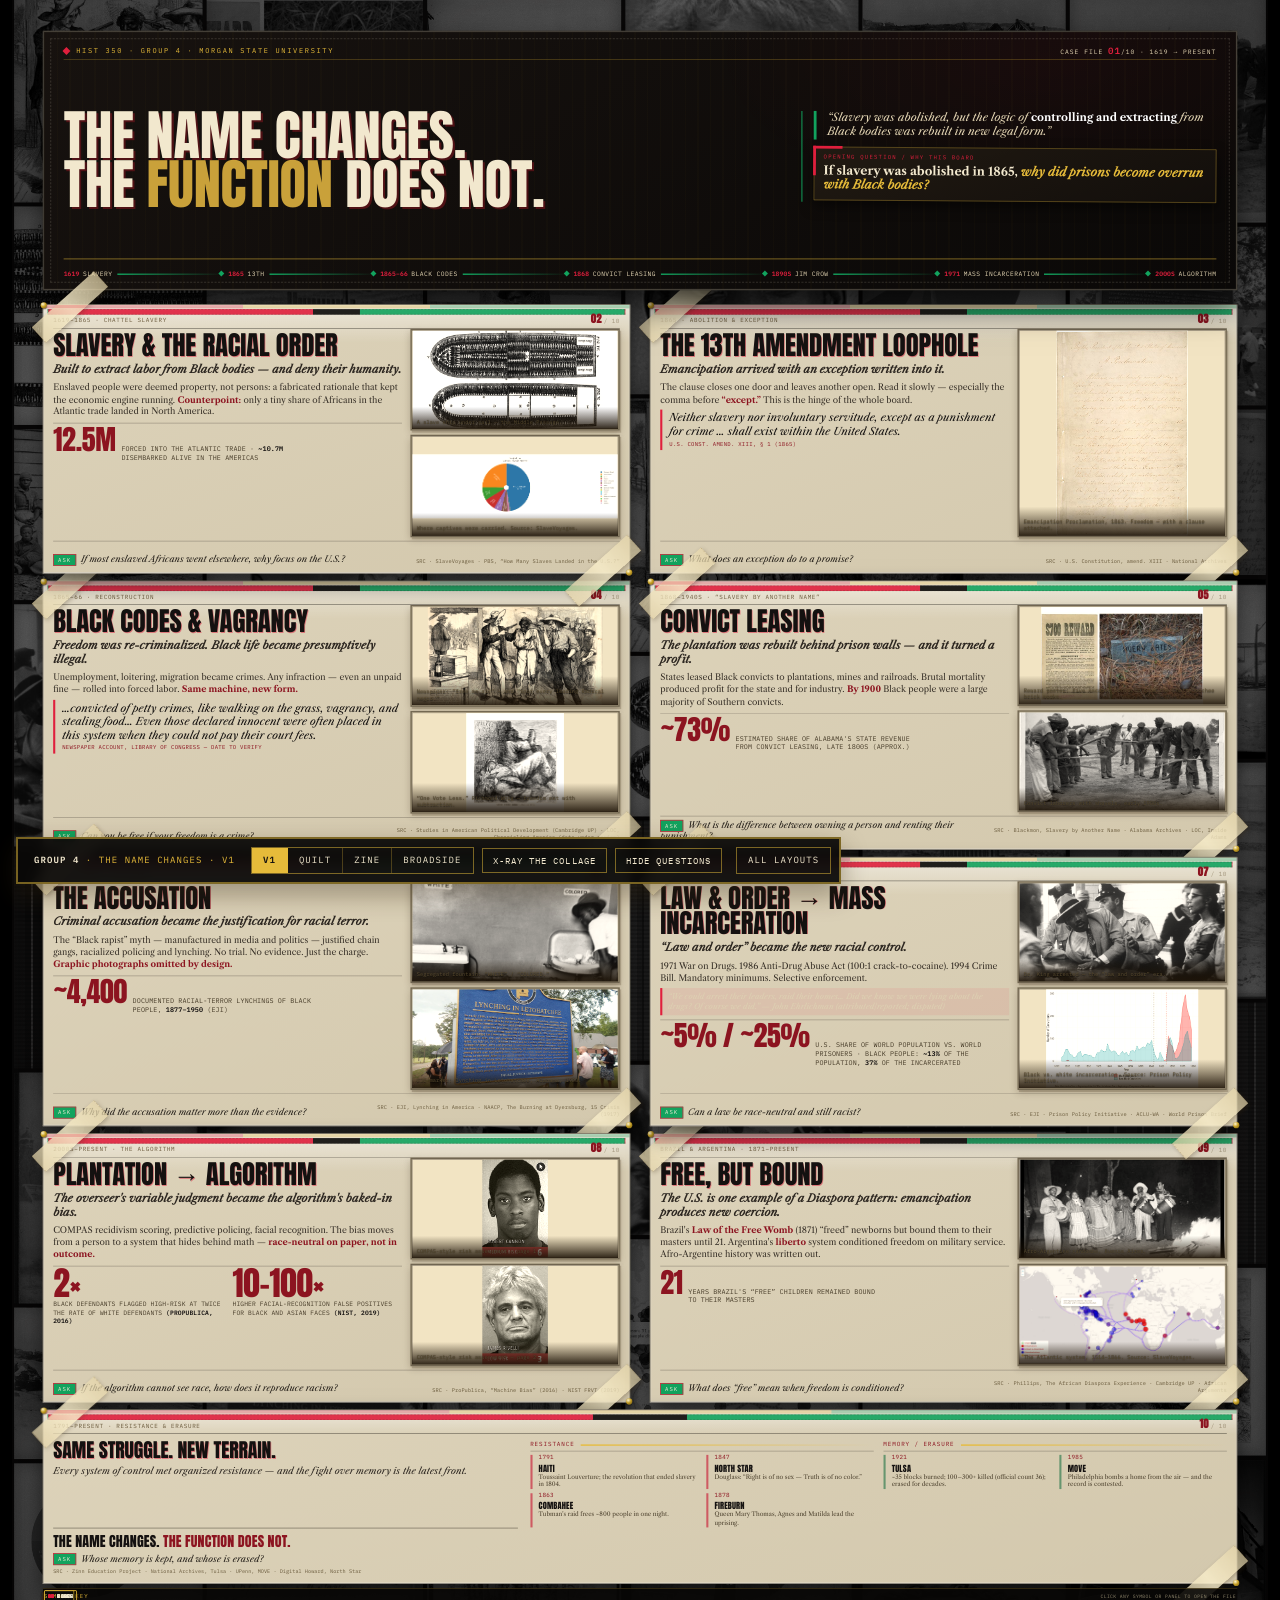
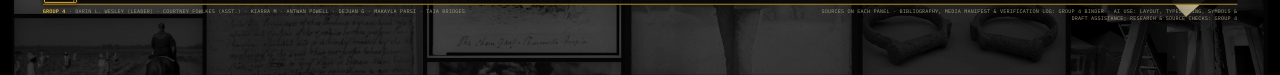
<file: board_v1.html>
<!doctype html>
<html lang="en">
<head>
<meta charset="utf-8">
<meta name="viewport" content="width=device-width, initial-scale=1">
<title>Group 4 · The Name Changes — v1</title>
<link rel="stylesheet" href="assets/fonts/fonts.css">
<link rel="stylesheet" href="assets/fonts/caslon.css">
<link rel="stylesheet" href="assets/board.css">
<link rel="stylesheet" href="assets/board_v4.css">
</head>
<body data-variant="a" data-layout="v1">
<div class="holder"><div class="stage" id="stage">
  <div class="quilt" aria-hidden="true"><div class="patch t-ink" style="left:3px;top:-21px;width:270px;height:311px;background-image:url('media/imagery.jpg')"></div><div class="patch t-gold" style="left:3px;top:296px;width:270px;height:313px;background-image:url('media/slave_atlantic_trade_slave_ship.jpg')"></div><div class="patch t-ink" style="left:3px;top:615px;width:270px;height:245px;background-image:url('media/escaped_enslaved_people_from_plantation_virgiana.jpg')"></div><div class="patch t-ink" style="left:3px;top:866px;width:270px;height:347px;background-image:url('media/mlk_arrested.jpg')"></div><div class="patch swatch t-red" style="left:3px;top:1219px;width:270px;height:312px;"></div><div class="patch t-green" style="left:3px;top:1537px;width:270px;height:331px;background-image:url('assets/external/buffalo_soldier_25th.jpg')"></div><div class="patch t-ink" style="left:3px;top:1874px;width:270px;height:217px;background-image:url('assets/external/tulsa_ruins_after_mob.jpg')"></div><div class="patch t-ink" style="left:3px;top:2097px;width:270px;height:216px;background-image:url('media/Slave%20Voyages%20Pie%20Chart.png')"></div><div class="patch t-ink" style="left:3px;top:2319px;width:270px;height:102px;background-image:url('media/inarcerated_laborers_from-louisiana-state-penitentiary-angola.png')"></div><div class="patch t-gold" style="left:279px;top:-21px;width:310px;height:311px;background-image:url('media/moneyreward.jpg')"></div><div class="patch t-ink" style="left:279px;top:296px;width:310px;height:361px;background-image:url('media/ChatahoocheebricksEnglishWeb-768x576.jpg')"></div><div class="patch t-ink" style="left:279px;top:663px;width:310px;height:224px;background-image:url('media/fountain_seg.jpg')"></div><div class="patch t-green" style="left:279px;top:893px;width:310px;height:248px;background-image:url('media/prsion_blck_vs_white.png')"></div><div class="patch swatch t-red" style="left:279px;top:1147px;width:310px;height:199px;"></div><div class="patch t-ink" style="left:279px;top:1352px;width:310px;height:321px;background-image:url('assets/external/shackles_pre1860.jpg')"></div><div class="patch t-gold" style="left:279px;top:1679px;width:310px;height:230px;background-image:url('media/african_american_convicts_w_shovels.jpg')"></div><div class="patch t-ink" style="left:279px;top:1915px;width:310px;height:340px;background-image:url('media/letohatchee.jpg')"></div><div class="patch t-ink" style="left:279px;top:2261px;width:310px;height:160px;background-image:url('media/south_carolina_first_slave_law.jpg')"></div><div class="patch t-ink" style="left:595px;top:-21px;width:278px;height:350px;background-image:url('assets/external/tulsa_ruins_after_riot.jpg')"></div><div class="patch t-ink" style="left:595px;top:335px;width:278px;height:310px;background-image:url('assets/external/on_the_chain_gang.jpg')"></div><div class="patch t-red" style="left:595px;top:651px;width:278px;height:292px;background-image:url('media/emancipation_proclamation.jpg')"></div><div class="patch t-gold" style="left:595px;top:949px;width:278px;height:361px;background-image:url('media/one_vote_less.jpg')"></div><div class="patch swatch t-green" style="left:595px;top:1316px;width:278px;height:204px;"></div><div class="patch t-ink" style="left:595px;top:1526px;width:278px;height:259px;background-image:url('assets/external/tulsa_furniture_street.jpg')"></div><div class="patch t-red" style="left:595px;top:1791px;width:278px;height:352px;background-image:url('media/afroargentines_playing_candombe_porteno_near_bonfire_of_sain_john.jpg')"></div><div class="patch t-red" style="left:595px;top:2149px;width:278px;height:227px;background-image:url('assets/external/chain_gang_thomasville.jpg')"></div><div class="patch t-green" style="left:595px;top:2382px;width:278px;height:39px;background-image:url('assets/external/tulsa_greenwood_burning.jpg')"></div><div class="patch t-ink" style="left:879px;top:-21px;width:334px;height:359px;background-image:url('media/risk_score_p1_2.png')"></div><div class="patch t-ink" style="left:879px;top:344px;width:334px;height:221px;background-image:url('media/risk_score_p1_1.png')"></div><div class="patch t-ink" style="left:879px;top:571px;width:334px;height:363px;background-image:url('media/imagery.jpg')"></div><div class="patch t-red" style="left:879px;top:940px;width:334px;height:230px;background-image:url('media/slave_atlantic_trade_slave_ship.jpg')"></div><div class="patch swatch t-gold" style="left:879px;top:1176px;width:334px;height:344px;"></div><div class="patch t-ink" style="left:879px;top:1526px;width:334px;height:244px;background-image:url('media/mlk_arrested.jpg')"></div><div class="patch t-gold" style="left:879px;top:1776px;width:334px;height:369px;background-image:url('media/Slave%20Voyages%20Map.png')"></div><div class="patch t-green" style="left:879px;top:2151px;width:334px;height:270px;background-image:url('assets/external/buffalo_soldier_25th.jpg')"></div><div class="patch t-ink" style="left:1219px;top:-21px;width:291px;height:205px;background-image:url('assets/external/tulsa_ruins_after_mob.jpg')"></div><div class="patch t-green" style="left:1219px;top:190px;width:291px;height:364px;background-image:url('media/Slave%20Voyages%20Pie%20Chart.png')"></div><div class="patch t-ink" style="left:1219px;top:560px;width:291px;height:313px;background-image:url('media/inarcerated_laborers_from-louisiana-state-penitentiary-angola.png')"></div><div class="patch t-green" style="left:1219px;top:879px;width:291px;height:211px;background-image:url('media/moneyreward.jpg')"></div><div class="patch t-red" style="left:1219px;top:1096px;width:291px;height:312px;background-image:url('media/ChatahoocheebricksEnglishWeb-768x576.jpg')"></div><div class="patch swatch t-green" style="left:1219px;top:1414px;width:291px;height:202px;"></div><div class="patch t-red" style="left:1219px;top:1622px;width:291px;height:350px;background-image:url('media/prsion_blck_vs_white.png')"></div><div class="patch t-gold" style="left:1219px;top:1978px;width:291px;height:224px;background-image:url('assets/external/freedmen_school_richmond.jpg')"></div><div class="patch t-red" style="left:1219px;top:2208px;width:291px;height:213px;background-image:url('assets/external/shackles_pre1860.jpg')"></div><div class="patch t-gold" style="left:1516px;top:-21px;width:281px;height:340px;background-image:url('media/african_american_convicts_w_shovels.jpg')"></div><div class="patch t-ink" style="left:1516px;top:325px;width:281px;height:256px;background-image:url('media/letohatchee.jpg')"></div><div class="patch t-green" style="left:1516px;top:587px;width:281px;height:237px;background-image:url('media/south_carolina_first_slave_law.jpg')"></div><div class="patch t-ink" style="left:1516px;top:830px;width:281px;height:257px;background-image:url('assets/external/tulsa_ruins_after_riot.jpg')"></div><div class="patch t-ink" style="left:1516px;top:1093px;width:281px;height:338px;background-image:url('assets/external/on_the_chain_gang.jpg')"></div><div class="patch swatch t-green" style="left:1516px;top:1437px;width:281px;height:374px;"></div><div class="patch t-green" style="left:1516px;top:1817px;width:281px;height:269px;background-image:url('media/one_vote_less.jpg')"></div><div class="patch t-ink" style="left:1516px;top:2092px;width:281px;height:329px;background-image:url('media/angola_prison_guard_tower.png')"></div></div>
  
<section class="banner lay-v1" data-panel="p1" tabindex="0" role="button"
  aria-label="Open the thesis banner"
  style="left:44px;top:44px;width:1712px;height:372px">
  <div class="mast-top">
    <div class="kicker"><span class="dot"></span>HIST 350 · GROUP 4 · MORGAN STATE UNIVERSITY</div>
    <div class="filetag">CASE FILE <b>01</b>/10 · 1619 → PRESENT</div>
  </div>
  <div class="mast-grid">
    <h1 class="b-title"><span>THE NAME CHANGES.</span><span>THE <em>FUNCTION</em> DOES NOT.</span></h1>
    <div class="mast-side">
      <p class="thesis">“Slavery was abolished, but the logic of <b>controlling and extracting</b> from Black bodies was rebuilt in new legal form.”</p>
      <div class="case">
        <div class="label">Opening question / why this board</div>
        <p class="q">If slavery was abolished in 1865, <em>why did prisons become overrun with Black bodies?</em></p>
      </div>
    </div>
  </div>
  <div class="era-strip">
    <span class="e"><b>1619</b> SLAVERY</span><span class="dash"></span>
    <span class="e"><b>1865</b> 13TH</span><span class="dash"></span>
    <span class="e"><b>1865–66</b> BLACK CODES</span><span class="dash"></span>
    <span class="e"><b>1868</b> CONVICT LEASING</span><span class="dash"></span>
    <span class="e"><b>1890s</b> JIM CROW</span><span class="dash"></span>
    <span class="e"><b>1971</b> MASS INCARCERATION</span><span class="dash"></span>
    <span class="e"><b>2000s</b> ALGORITHM</span>
  </div>
  <div class="mast-badge"><span>SIX AREAS</span><b>ONE FUNCTION</b></div>
</section>
  
<article class="panel p-lg lay-v1" data-panel="p2" data-size="lg"
  tabindex="0" role="button" aria-label="Open panel 02: SLAVERY &amp; THE RACIAL ORDER"
  style="left:44px;top:436px;width:842px;height:386px;--rot:0deg;z-index:6;">
  <span class="tape tl"></span><span class="tape br"></span>
  <span class="pin a"></span><span class="pin b"></span>
  <header class="p-head">
    <div class="era">1619–1865 · CHATTEL SLAVERY</div>
    <div class="pnum"><b>02</b><span>/ 10</span></div>
  </header>
  <div class="p-main">
    <h2 class="p-title">SLAVERY & THE RACIAL ORDER</h2>
    <p class="p-arg">Built to extract labor from Black bodies — and deny their humanity.</p>
    <p class="p-facts">Enslaved people were deemed property, not persons: a fabricated rationale that kept the economic engine running. <b>Counterpoint:</b> only a tiny share of Africans in the Atlantic trade landed in North America.</p>
    <div class="p-stat"><div class="stat-v">12.5M</div><div class="stat-l">forced into the Atlantic trade · <b>~10.7M</b> disembarked alive in the Americas</div></div>
  </div>
  <div class="p-media"><figure class=""><img src="media/slave_atlantic_trade_slave_ship.jpg" alt="A slave ship under sail — the Middle Passage."><figcaption>A slave ship under sail — the Middle Passage.</figcaption></figure><figure class="fit"><img src="media/Slave%20Voyages%20Pie%20Chart.png" alt="Where captives were carried. Source: SlaveVoyages."><figcaption>Where captives were carried. Source: SlaveVoyages.</figcaption></figure></div>
  <div class="p-foot">
    <p class="ask"><span class="asktag">ASK</span>If most enslaved Africans went elsewhere, why focus on the U.S.?</p>
    <p class="src">SRC · SlaveVoyages · PBS, “How Many Slaves Landed in the U.S.?”</p>
  </div>
</article>
<article class="panel p-lg lay-v1" data-panel="p3" data-size="lg"
  tabindex="0" role="button" aria-label="Open panel 03: THE 13TH AMENDMENT LOOPHOLE"
  style="left:914px;top:436px;width:842px;height:386px;--rot:0deg;z-index:5;">
  <span class="tape tl"></span><span class="tape br"></span>
  <span class="pin a"></span><span class="pin b"></span>
  <header class="p-head">
    <div class="era">1865 · ABOLITION & EXCEPTION</div>
    <div class="pnum"><b>03</b><span>/ 10</span></div>
  </header>
  <div class="p-main">
    <h2 class="p-title">THE 13TH AMENDMENT LOOPHOLE</h2>
    <p class="p-arg">Emancipation arrived with an exception written into it.</p>
    <p class="p-facts">The clause closes one door and leaves another open. Read it slowly — especially the comma before <b>“except.”</b> This is the hinge of the whole board.</p>
    <blockquote class="quote"><q>Neither slavery nor involuntary servitude, except as a punishment for crime … shall exist within the United States.</q><cite>U.S. Const. amend. XIII, § 1 (1865)</cite></blockquote>
  </div>
  <div class="p-media"><figure class="fit"><img src="media/emancipation_proclamation.jpg" alt="Emancipation Proclamation, 1863. Freedom — with a clause attached."><figcaption>Emancipation Proclamation, 1863. Freedom — with a clause attached.</figcaption></figure></div>
  <div class="p-foot">
    <p class="ask"><span class="asktag">ASK</span>What does an exception do to a promise?</p>
    <p class="src">SRC · U.S. Constitution, amend. XIII · National Archives</p>
  </div>
</article>
<article class="panel p-lg lay-v1" data-panel="p4" data-size="lg"
  tabindex="0" role="button" aria-label="Open panel 04: BLACK CODES &amp; VAGRANCY"
  style="left:44px;top:832px;width:842px;height:386px;--rot:0deg;z-index:5;">
  <span class="tape tl"></span><span class="tape br"></span>
  <span class="pin a"></span><span class="pin b"></span>
  <header class="p-head">
    <div class="era">1865–66 · RECONSTRUCTION</div>
    <div class="pnum"><b>04</b><span>/ 10</span></div>
  </header>
  <div class="p-main">
    <h2 class="p-title">BLACK CODES & VAGRANCY</h2>
    <p class="p-arg">Freedom was re-criminalized. Black life became presumptively illegal.</p>
    <p class="p-facts">Unemployment, loitering, migration became crimes. Any infraction — even an unpaid fine — rolled into forced labor. <b>Same machine, new form.</b></p>
    <blockquote class="quote"><q>…convicted of petty crimes, like walking on the grass, vagrancy, and stealing food… Even those declared innocent were often placed in this system when they could not pay their court fees.</q><cite>Newspaper account, Library of Congress — date to verify</cite></blockquote>
  </div>
  <div class="p-media"><figure class="fit"><img src="media/imagery.jpg" alt="Newspaper: “free as air” — and “spot every leading Radical negro.”"><figcaption>Newspaper: “free as air” — and “spot every leading Radical negro.”</figcaption></figure><figure class="fit"><img src="media/one_vote_less.jpg" alt="“One Vote Less.” Richmond Whig — freedom met with subtraction."><figcaption>“One Vote Less.” Richmond Whig — freedom met with subtraction.</figcaption></figure></div>
  <div class="p-foot">
    <p class="ask"><span class="asktag">ASK</span>Can you be free if your freedom is a crime?</p>
    <p class="src">SRC · Studies in American Political Development (Cambridge UP) · LOC, Chronicling America (date under review)</p>
  </div>
</article>
<article class="panel p-lg lay-v1" data-panel="p5" data-size="lg"
  tabindex="0" role="button" aria-label="Open panel 05: CONVICT LEASING"
  style="left:914px;top:832px;width:842px;height:386px;--rot:0deg;z-index:5;">
  <span class="tape tl"></span><span class="tape br"></span>
  <span class="pin a"></span><span class="pin b"></span>
  <header class="p-head">
    <div class="era">1868–1940s · “SLAVERY BY ANOTHER NAME”</div>
    <div class="pnum"><b>05</b><span>/ 10</span></div>
  </header>
  <div class="p-main">
    <h2 class="p-title">CONVICT LEASING</h2>
    <p class="p-arg">The plantation was rebuilt behind prison walls — and it turned a profit.</p>
    <p class="p-facts">States leased Black convicts to plantations, mines and railroads. Brutal mortality produced profit for the state and for industry. <b>By 1900</b> Black people were a large majority of Southern convicts.</p>
    <div class="p-stat"><div class="stat-v">~73%</div><div class="stat-l">estimated share of Alabama's state revenue from convict leasing, late 1800s (approx.)</div></div>
  </div>
  <div class="p-media"><figure class="fit"><img src="media/moneyreward.jpg" alt="Reward poster: five escaped convicts from the Chattahoochee brick works."><figcaption>Reward poster: five escaped convicts from the Chattahoochee brick works.</figcaption></figure><figure class=""><img src="media/african_american_convicts_w_shovels.jpg" alt="Convict laborers with shovels, early 1900s."><figcaption>Convict laborers with shovels, early 1900s.</figcaption></figure></div>
  <div class="p-foot">
    <p class="ask"><span class="asktag">ASK</span>What is the difference between owning a person and renting their punishment?</p>
    <p class="src">SRC · Blackmon, Slavery by Another Name · Alabama Archives · LOC, Inside Adams</p>
  </div>
</article>
<article class="panel p-lg lay-v1" data-panel="p6" data-size="lg"
  tabindex="0" role="button" aria-label="Open panel 06: THE ACCUSATION"
  style="left:44px;top:1228px;width:842px;height:386px;--rot:0deg;z-index:5;">
  <span class="tape tl"></span><span class="tape br"></span>
  <span class="pin a"></span><span class="pin b"></span>
  <header class="p-head">
    <div class="era">1890s–1960s · JIM CROW</div>
    <div class="pnum"><b>06</b><span>/ 10</span></div>
  </header>
  <div class="p-main">
    <h2 class="p-title">THE ACCUSATION</h2>
    <p class="p-arg">Criminal accusation became the justification for racial terror.</p>
    <p class="p-facts">The “Black rapist” myth — manufactured in media and politics — justified chain gangs, racialized policing and lynching. No trial. No evidence. Just the charge. <b>Graphic photographs omitted by design.</b></p>
    <div class="p-stat"><div class="stat-v">~4,400</div><div class="stat-l">documented racial-terror lynchings of Black people, <b>1877–1950</b> (EJI)</div></div>
  </div>
  <div class="p-media"><figure class=""><img src="media/fountain_seg.jpg" alt="Segregated fountain: “WHITE” / “COLORED.”"><figcaption>Segregated fountain: “WHITE” / “COLORED.”</figcaption></figure><figure class=""><img src="media/letohatchee.jpg" alt="EJI marker: lynching in Letohatchee, Alabama, 1900."><figcaption>EJI marker: lynching in Letohatchee, Alabama, 1900.</figcaption></figure></div>
  <div class="p-foot">
    <p class="ask"><span class="asktag">ASK</span>Why did the accusation matter more than the evidence?</p>
    <p class="src">SRC · EJI, Lynching in America · NAACP, The Burning at Dyersburg, 15 Crisis (1917)</p>
  </div>
</article>
<article class="panel p-lg lay-v1" data-panel="p7" data-size="lg"
  tabindex="0" role="button" aria-label="Open panel 07: LAW &amp;amp; ORDER → MASS INCARCERATION"
  style="left:914px;top:1228px;width:842px;height:386px;--rot:0deg;z-index:6;">
  <span class="tape tl"></span><span class="tape br"></span>
  <span class="pin a"></span><span class="pin b"></span>
  <header class="p-head">
    <div class="era">1971–PRESENT · WAR ON DRUGS</div>
    <div class="pnum"><b>07</b><span>/ 10</span></div>
  </header>
  <div class="p-main">
    <h2 class="p-title">LAW &amp; ORDER → MASS INCARCERATION</h2>
    <p class="p-arg">“Law and order” became the new racial control.</p>
    <p class="p-facts">1971 War on Drugs. 1986 Anti-Drug Abuse Act (100:1 crack-to-cocaine). 1994 Crime Bill. Mandatory minimums. Selective enforcement.<span class='pq'>“We could arrest their leaders, raid their homes… Did we know we were lying about the drugs? Of course we did.” — John Ehrlichman (attributed/reported; disputed)</span></p>
    <div class="p-stat"><div class="stat-v">~5% / ~25%</div><div class="stat-l">U.S. share of world population vs. world prisoners · Black people: <b>~13%</b> of the population, <b>37%</b> of the incarcerated</div></div>
  </div>
  <div class="p-media"><figure class=""><img src="media/mlk_arrested.jpg" alt="Dr. King arrested — the “law and order” era."><figcaption>Dr. King arrested — the “law and order” era.</figcaption></figure><figure class="fit"><img src="media/prsion_blck_vs_white.png" alt="Black vs. white incarceration. Source: Prison Policy Initiative."><figcaption>Black vs. white incarceration. Source: Prison Policy Initiative.</figcaption></figure></div>
  <div class="p-foot">
    <p class="ask"><span class="asktag">ASK</span>Can a law be race-neutral and still racist?</p>
    <p class="src">SRC · EJI · Prison Policy Initiative · ACLU-WA · World Prison Brief</p>
  </div>
</article>
<article class="panel p-lg lay-v1" data-panel="p8" data-size="lg"
  tabindex="0" role="button" aria-label="Open panel 08: PLANTATION → ALGORITHM"
  style="left:44px;top:1624px;width:842px;height:386px;--rot:0deg;z-index:5;">
  <span class="tape tl"></span><span class="tape br"></span>
  <span class="pin a"></span><span class="pin b"></span>
  <header class="p-head">
    <div class="era">2000s–PRESENT · THE ALGORITHM</div>
    <div class="pnum"><b>08</b><span>/ 10</span></div>
  </header>
  <div class="p-main">
    <h2 class="p-title">PLANTATION → ALGORITHM</h2>
    <p class="p-arg">The overseer's variable judgment became the algorithm's baked-in bias.</p>
    <p class="p-facts">COMPAS recidivism scoring, predictive policing, facial recognition. The bias moves from a person to a system that hides behind math — <b>race-neutral on paper, not in outcome.</b></p>
    <div class="p-stat duo"><div class="su"><div class="stat-v">2×</div><div class="stat-l">Black defendants flagged high-risk at twice the rate of white defendants <b>(ProPublica, 2016)</b></div></div><div class="su"><div class="stat-v">10–100×</div><div class="stat-l">higher facial-recognition false positives for Black and Asian faces <b>(NIST, 2019)</b></div></div></div>
  </div>
  <div class="p-media"><figure class="fit"><img src="media/risk_score_p1_1.png" alt="COMPAS-style risk assessment — page 1."><figcaption>COMPAS-style risk assessment — page 1.</figcaption></figure><figure class="fit"><img src="media/risk_score_p1_2.png" alt="COMPAS-style risk assessment — page 2."><figcaption>COMPAS-style risk assessment — page 2.</figcaption></figure></div>
  <div class="p-foot">
    <p class="ask"><span class="asktag">ASK</span>If the algorithm cannot see race, how does it reproduce racism?</p>
    <p class="src">SRC · ProPublica, “Machine Bias” (2016) · NIST FRVT (2019)</p>
  </div>
</article>
<article class="panel p-lg lay-v1" data-panel="p9" data-size="lg"
  tabindex="0" role="button" aria-label="Open panel 09: FREE, BUT BOUND"
  style="left:914px;top:1624px;width:842px;height:386px;--rot:0deg;z-index:5;">
  <span class="tape tl"></span><span class="tape br"></span>
  <span class="pin a"></span><span class="pin b"></span>
  <header class="p-head">
    <div class="era">BRAZIL & ARGENTINA · 1871–PRESENT</div>
    <div class="pnum"><b>09</b><span>/ 10</span></div>
  </header>
  <div class="p-main">
    <h2 class="p-title">FREE, BUT BOUND</h2>
    <p class="p-arg">The U.S. is one example of a Diaspora pattern: emancipation produces new coercion.</p>
    <p class="p-facts">Brazil's <b>Law of the Free Womb</b> (1871) “freed” newborns but bound them to their masters until 21. Argentina's <b>liberto</b> system conditioned freedom on military service. Afro-Argentine history was written out.</p>
    <div class="p-stat"><div class="stat-v">21</div><div class="stat-l">years Brazil's “free” children remained bound to their masters</div></div>
  </div>
  <div class="p-media"><figure class=""><img src="media/afroargentines_playing_candombe_porteno_near_bonfire_of_sain_john.jpg" alt="Afro-Argentine candombe, Buenos Aires."><figcaption>Afro-Argentine candombe, Buenos Aires.</figcaption></figure><figure class="fit"><img src="media/Slave%20Voyages%20Map.png" alt="The Atlantic system, 1514–1866. Source: SlaveVoyages."><figcaption>The Atlantic system, 1514–1866. Source: SlaveVoyages.</figcaption></figure></div>
  <div class="p-foot">
    <p class="ask"><span class="asktag">ASK</span>What does “free” mean when freedom is conditioned?</p>
    <p class="src">SRC · Phillips, The African Diaspora Experience · Cambridge UP · African Arguments</p>
  </div>
</article>
  
<article class="panel p10 p-xl lay-v1" data-panel="p10" data-size="xl"
  tabindex="0" role="button" aria-label="Open panel 10: resistance and memory"
  style="left:44px;top:2020px;width:1712px;height:250px;--rot:0deg;z-index:6;">
  <span class="tape tl"></span><span class="tape br"></span>
  <span class="pin a"></span><span class="pin b"></span>
  <header class="p-head">
    <div class="era">1791–PRESENT · RESISTANCE & ERASURE</div>
    <div class="pnum"><b>10</b><span>/ 10</span></div>
  </header>
  <div class="w-body">
    <div class="w-left">
      <h2 class="p-title">SAME STRUGGLE. NEW TERRAIN.</h2>
      <p class="p-arg">Every system of control met organized resistance — and the fight over memory is the latest front.</p>
      <div class="p10-media"><figure class=""><img src="media/escaped_enslaved_people_from_plantation_virgiana.jpg" alt="Escaped enslaved people, Virginia — the first front."><figcaption>Escaped enslaved people, Virginia — the first front.</figcaption></figure></div>
      <div class="w-close">
        <div class="closing">THE NAME CHANGES. <span>THE FUNCTION DOES NOT.</span></div>
        <p class="ask"><span class="asktag">ASK</span>Whose memory is kept, and whose is erased?</p>
        <p class="src">SRC · Zinn Education Project · National Archives, Tulsa · UPenn, MOVE · Digital Howard, North Star</p>
      </div>
    </div>
    <div class="res">
      <div class="res-block"><h3>Resistance</h3><div class="res-grid"><div class="res-item"><div class="y">1791</div><div class="t">HAITI</div><div class="d">Toussaint Louverture; the revolution that ended slavery in 1804.</div></div><div class="res-item"><div class="y">1847</div><div class="t">NORTH STAR</div><div class="d">Douglass: “Right is of no sex — Truth is of no color.”</div></div><div class="res-item"><div class="y">1863</div><div class="t">COMBAHEE</div><div class="d">Tubman's raid frees ~800 people in one night.</div></div><div class="res-item"><div class="y">1878</div><div class="t">FIREBURN</div><div class="d">Queen Mary Thomas, Agnes and Matilda lead the uprising.</div></div></div></div>
      <div class="mem-block"><h3>Memory / erasure</h3><div class="mem-grid"><div class="mem-item"><div class="y">1921</div><div class="t">TULSA</div><div class="d">~35 blocks burned; 100–300+ killed (official count 36); erased for decades.</div></div><div class="mem-item"><div class="y">1985</div><div class="t">MOVE</div><div class="d">Philadelphia bombs a home from the air — and the record is contested.</div></div></div></div>
    </div>
  </div>
</article>
  
  <div class="legend" style="left:44px;top:2276px;width:1712px;height:24px"><span class="legend-lbl">SYMBOL KEY</span><button class="symkey" type="button" data-symkey="globe" title="PAN-AFRICAN GLOBE"><b>01</b>GLOBE</button><button class="symkey" type="button" data-symkey="fist" title="THE RAISED FIST"><b>02</b>FIST</button><button class="symkey" type="button" data-symkey="broken-chain" title="THE BROKEN CHAIN"><b>03</b>CHAIN</button><button class="symkey" type="button" data-symkey="torch" title="THE TORCH"><b>04</b>TORCH</button><button class="symkey" type="button" data-symkey="kente" title="KENTE PATTERN"><b>05</b>KENTE</button><button class="symkey" type="button" data-symkey="dove" title="THE DOVE"><b>06</b>DOVE</button><button class="symkey" type="button" data-symkey="megaphone" title="THE MEGAPHONE"><b>07</b>VOICE</button><button class="symkey" type="button" data-symkey="barbed-wire" title="BARBED WIRE"><b>08</b>WIRE</button><button class="symkey" type="button" data-symkey="poppy" title="THE POPPY"><b>09</b>POPPY</button><button class="symkey" type="button" data-symkey="open-hands" title="OPEN HANDS"><b>10</b>HANDS</button><span class="legend-note">CLICK ANY SYMBOL OR PANEL TO OPEN THE FILE</span></div>
  
<div class="footer" style="left:44px;top:2298px;width:1712px">
  <div><b>GROUP 4</b> · DARIN L. WESLEY (LEADER) · COURTNEY FOWLKES (ASST.) · KIARRA M · ANTWAN POWELL · DEJUAN G · MAKAYLA PARSI · TAJA BRIDGES</div>
  <div class="r">SOURCES ON EACH PANEL · BIBLIOGRAPHY, MEDIA MANIFEST &amp; VERIFICATION LOG: GROUP 4 BINDER · AI USE: LAYOUT, TYPESETTING, SYMBOLS &amp; DRAFT ASSISTANCE; RESEARCH &amp; SOURCE CHECKS: GROUP 4</div>
</div>
</div></div>

<dialog id="modal" aria-label="Panel detail">
  <div id="modal-head" class="m-head"></div>
  <div id="modal-body" class="m-body"></div>
</dialog>

<div class="toolbar" role="toolbar" aria-label="Board controls">
  <div class="brand"><b>GROUP 4</b> · THE NAME CHANGES · V1</div>
  <div class="lay-switch" role="group" aria-label="Switch layout">
    <a class="lay-btn on" href="board_v1.html">V1</a>
    <a class="lay-btn" href="board_quilt.html">QUILT</a>
    <a class="lay-btn" href="board_zine.html">ZINE</a>
    <a class="lay-btn" href="board_broadside.html">BROADSIDE</a>
  </div>
  <button id="xray" type="button">X-RAY THE COLLAGE</button>
  <button id="qtoggle" type="button">HIDE QUESTIONS</button>
  <a class="lay-btn home" href="index.html">ALL LAYOUTS</a>
</div>

<script>window.BOARD = {"variant": "a", "layout": "v1", "panels": {"p1": {"num": "01", "tag": "THESIS", "era": "1619 – PRESENT · SIX ERAS OF CONTROL", "title": "THE NAME CHANGES. THE FUNCTION DOES NOT.", "arg": "Slavery was abolished. The logic of controlling and extracting from Black bodies was not.", "facts": "<b>Black Codes</b> criminalized Black freedom. <b>Convict leasing</b> rented prisoners out. <b>Mass incarceration</b> built the world's largest prison system. <b>Algorithmic bias</b> hides the same judgment in code.", "notes": ["The thesis: “Slavery was abolished, but the logic of controlling and extracting from Black bodies was rebuilt in new legal form.”", "Six areas of control — slavery, Black Codes, convict leasing, Jim Crow, mass incarceration, algorithmic control — run on three pillars: profit from Black bodies; convict leasing → prison labor; plantation → algorithm.", "Opening question to hold: if slavery was abolished in 1865, why did prisons become overrun with Black bodies? The board answers it."], "questions": ["What does it mean for a system to survive its own abolition?", "What connects a plantation, a prison cell, and a risk score?"], "sources": ["Thirteenth Amendment, U.S. Constitution (Section 1).", "Emancipation Proclamation (1863), U.S. National Archives.", "Group 4 blueprint & project binder (panel architecture, thesis)."], "images": [{"f": "emancipation_proclamation.jpg", "cap": "Emancipation Proclamation, 1863 — freedom with a clause attached.", "fit": true}, {"f": "slave_atlantic_trade_slave_ship.jpg", "cap": "The Middle Passage: forced migration as the first container of the system."}]}, "p2": {"num": "02", "tag": "ERA 01", "era": "1619–1865 · CHATTEL SLAVERY", "title": "SLAVERY & THE RACIAL ORDER", "arg": "Built to extract labor from Black bodies — and deny their humanity.", "facts": "Enslaved people were deemed property, not persons: a fabricated rationale that kept the economic engine running. <b>Counterpoint:</b> only a tiny share of Africans in the Atlantic trade landed in North America.", "stat": {"v": "12.5M", "l": "forced into the Atlantic trade · <b>~10.7M</b> disembarked alive in the Americas"}, "images": [{"f": "slave_atlantic_trade_slave_ship.jpg", "cap": "A slave ship under sail — the Middle Passage."}, {"f": "Slave Voyages Pie Chart.png", "cap": "Where captives were carried. Source: SlaveVoyages.", "fit": true}], "question": "If most enslaved Africans went elsewhere, why focus on the U.S.?", "source": "SlaveVoyages · PBS, “How Many Slaves Landed in the U.S.?”", "notes": ["Slavery racialized labor and deemed people property — denying personhood to keep the economic engine running.", "~12.5 million Africans were forced into the Atlantic trade; ~10.7 million disembarked alive in the Americas.", "Use the counterpoint honestly: only a tiny share landed in North America. What was built here was not only numbers — it was a racial order, the blueprint every later panel runs on."], "questions": ["If most enslaved Africans went elsewhere, why focus on the U.S.?", "How did being called property become a legal identity?"], "sources": ["SlaveVoyages, “Voyages: The Trans-Atlantic Slave Trade Database.”", "PBS, “How Many Slaves Landed in the U.S.?”"]}, "p3": {"num": "03", "tag": "THE HINGE", "era": "1865 · ABOLITION & EXCEPTION", "title": "THE 13TH AMENDMENT LOOPHOLE", "arg": "Emancipation arrived with an exception written into it.", "facts": "The clause closes one door and leaves another open. Read it slowly — especially the comma before <b>“except.”</b> This is the hinge of the whole board.", "quote": {"q": "Neither slavery nor involuntary servitude, except as a punishment for crime … shall exist within the United States.", "c": "U.S. Const. amend. XIII, § 1 (1865)"}, "images": [{"f": "emancipation_proclamation.jpg", "cap": "Emancipation Proclamation, 1863. Freedom — with a clause attached.", "fit": true}], "question": "What does an exception do to a promise?", "source": "U.S. Constitution, amend. XIII · National Archives", "notes": ["The 13th Amendment abolished slavery — with a deliberate exception built in. At first glance reasonable; in practice used to perpetuate the exploitation of labor.", "Read the clause aloud and slow down on “except as a punishment for crime.” This panel is the hinge: it closes era one and opens era two."], "questions": ["What does an exception do to a promise?", "Who benefits from leaving that door open?"], "sources": ["U.S. Constitution, amend. XIII, § 1.", "National Archives, Emancipation Proclamation (1863)."]}, "p4": {"num": "04", "tag": "ERA 02", "era": "1865–66 · RECONSTRUCTION", "title": "BLACK CODES & VAGRANCY", "arg": "Freedom was re-criminalized. Black life became presumptively illegal.", "facts": "Unemployment, loitering, migration became crimes. Any infraction — even an unpaid fine — rolled into forced labor. <b>Same machine, new form.</b>", "quote": {"q": "…convicted of petty crimes, like walking on the grass, vagrancy, and stealing food… Even those declared innocent were often placed in this system when they could not pay their court fees.", "c": "Newspaper account, Library of Congress — date to verify"}, "images": [{"f": "imagery.jpg", "cap": "Newspaper: “free as air” — and “spot every leading Radical negro.”", "fit": true}, {"f": "one_vote_less.jpg", "cap": "“One Vote Less.” Richmond Whig — freedom met with subtraction.", "fit": true}], "question": "Can you be free if your freedom is a crime?", "source": "Studies in American Political Development (Cambridge UP) · LOC, Chronicling America (date under review)", "notes": ["Black Codes criminalized unemployment, loitering and migration — the re-criminalization of freedom.", "By leaving “criminals” out of the amendment, the system only had to make Black people the majority of criminals. Any infraction — even an unpaid fine — rolls into forced labor.", "Forward connection: fines, fees and cash bail are the same mechanism still running."], "questions": ["Can you be free if your freedom is a crime?", "What happens when an unpaid fine becomes labor?"], "sources": ["Studies in American Political Development, “Spawn of Slavery.”", "Library of Congress, Chronicling America (date under review; verify scan)."], "note": "Verification flag: the newspaper's 1961 date should be checked against the LOC scan before the presentation."}, "p5": {"num": "05", "tag": "ERA 03", "era": "1868–1940s · “SLAVERY BY ANOTHER NAME”", "title": "CONVICT LEASING", "arg": "The plantation was rebuilt behind prison walls — and it turned a profit.", "facts": "States leased Black convicts to plantations, mines and railroads. Brutal mortality produced profit for the state and for industry. <b>By 1900</b> Black people were a large majority of Southern convicts.", "stat": {"v": "~73%", "l": "estimated share of Alabama's state revenue from convict leasing, late 1800s (approx.)"}, "images": [{"f": "moneyreward.jpg", "cap": "Reward poster: five escaped convicts from the Chattahoochee brick works.", "fit": true}, {"f": "african_american_convicts_w_shovels.jpg", "cap": "Convict laborers with shovels, early 1900s."}], "question": "What is the difference between owning a person and renting their punishment?", "source": "Blackmon, Slavery by Another Name · Alabama Archives · LOC, Inside Adams", "notes": ["States leased convicts to plantations, railroads and mines — so the state and emerging American industry both profited from Black bodies.", "Blackmon showed how Southern governments arrested Black Americans on fabricated or minor charges and “leased” their bodies as forced labor.", "The figure is an estimate: ~73% of Alabama's state revenue in the late 1800s (no exact figure survives)."], "questions": ["Who got paid?", "What is the difference between owning a person and renting their punishment?"], "sources": ["Douglas A. Blackmon, Slavery by Another Name.", "Alabama Department of Archives & History, 1846 lease act.", "Library of Congress, Inside Adams; NMAAHC Searchable Museum."]}, "p6": {"num": "06", "tag": "ERA 04", "era": "1890s–1960s · JIM CROW", "title": "THE ACCUSATION", "arg": "Criminal accusation became the justification for racial terror.", "facts": "The “Black rapist” myth — manufactured in media and politics — justified chain gangs, racialized policing and lynching. No trial. No evidence. Just the charge. <b>Graphic photographs omitted by design.</b>", "stat": {"v": "~4,400", "l": "documented racial-terror lynchings of Black people, <b>1877–1950</b> (EJI)"}, "images": [{"f": "fountain_seg.jpg", "cap": "Segregated fountain: “WHITE” / “COLORED.”"}, {"f": "letohatchee.jpg", "cap": "EJI marker: lynching in Letohatchee, Alabama, 1900."}], "question": "Why did the accusation matter more than the evidence?", "source": "EJI, Lynching in America · NAACP, The Burning at Dyersburg, 15 Crisis (1917)", "notes": ["The “Black rapist” myth gave cover to racial terror, chain gangs and racialized policing — lynching on nothing more than an accusation.", "Ida B. Wells and NAACP investigations show the accusation doing the work of evidence. From 1877–1950, EJI documents ~4,400 racial-terror lynchings.", "Handle with restraint: let the facts carry the weight; do not sensationalize."], "questions": ["Why did the accusation matter more than the evidence?", "How does a lie become law?"], "sources": ["Equal Justice Initiative, Lynching in America.", "“The Burning at Dyersburg,” 15 Crisis 178–83 (1917).", "Ida B. Wells, Southern Horrors."], "note": "Content note: the board intentionally uses a memorial marker and a segregation sign rather than photographs of victims."}, "p7": {"num": "07", "tag": "ERA 05", "era": "1971–PRESENT · WAR ON DRUGS", "title": "LAW &amp; ORDER → MASS INCARCERATION", "arg": "“Law and order” became the new racial control.", "facts": "1971 War on Drugs. 1986 Anti-Drug Abuse Act (100:1 crack-to-cocaine). 1994 Crime Bill. Mandatory minimums. Selective enforcement.<span class='pq'>“We could arrest their leaders, raid their homes… Did we know we were lying about the drugs? Of course we did.” — John Ehrlichman (attributed/reported; disputed)</span>", "stat": {"v": "~5% / ~25%", "l": "U.S. share of world population vs. world prisoners · Black people: <b>~13%</b> of the population, <b>37%</b> of the incarcerated"}, "images": [{"f": "mlk_arrested.jpg", "cap": "Dr. King arrested — the “law and order” era."}, {"f": "prsion_blck_vs_white.png", "cap": "Black vs. white incarceration. Source: Prison Policy Initiative.", "fit": true}], "question": "Can a law be race-neutral and still racist?", "source": "EJI · Prison Policy Initiative · ACLU-WA · World Prison Brief", "notes": ["Nixon declared war on drugs — fought disproportionately in communities of color through selective enforcement. Then the 1986 100:1 crack-to-cocaine disparity, the 1994 Crime Bill, mandatory minimums.", "Quote Ehrlichman but flag it: widely cited, attribution disputed — present as reported, not proven.", "~5% of the world's population lives in the U.S.; we hold roughly a quarter of the world's prisoners. Black people are ~13% of the population and 37% of the incarcerated."], "questions": ["Can a law be race-neutral and still racist?", "What did calling drugs ‘public enemy #1’ distract the public from?"], "sources": ["EJI, “Nixon's War on Drugs.”", "Prison Policy Initiative; ACLU of Washington; World Prison Brief.", "Anti-Drug Abuse Act (1986); Violent Crime Control and Law Enforcement Act (1994)."]}, "p8": {"num": "08", "tag": "ERA 06", "era": "2000s–PRESENT · THE ALGORITHM", "title": "PLANTATION → ALGORITHM", "arg": "The overseer's variable judgment became the algorithm's baked-in bias.", "facts": "COMPAS recidivism scoring, predictive policing, facial recognition. The bias moves from a person to a system that hides behind math — <b>race-neutral on paper, not in outcome.</b>", "stats": [{"v": "2×", "l": "Black defendants flagged high-risk at twice the rate of white defendants <b>(ProPublica, 2016)</b>"}, {"v": "10–100×", "l": "higher facial-recognition false positives for Black and Asian faces <b>(NIST, 2019)</b>"}], "images": [{"f": "risk_score_p1_1.png", "cap": "COMPAS-style risk assessment — page 1.", "fit": true}, {"f": "risk_score_p1_2.png", "cap": "COMPAS-style risk assessment — page 2.", "fit": true}], "question": "If the algorithm cannot see race, how does it reproduce racism?", "source": "ProPublica, “Machine Bias” (2016) · NIST FRVT (2019)", "notes": ["Centuries of manufactured discrimination have been adopted into algorithms that, at scale, only exacerbate the problem.", "COMPAS tells a court how likely a defendant is to reoffend. ProPublica (2016) found Black defendants flagged high-risk at 2× the rate of white defendants. NIST (2019) found face-recognition false positives 10–100× more likely for Black and Asian faces.", "The plantation becomes the algorithm. The overseer could be questioned; the score looks neutral and is harder to appeal."], "questions": ["If the algorithm cannot see race, how does it reproduce racism?", "Who is accountable when the code is wrong?"], "sources": ["ProPublica, “Machine Bias” (2016).", "NIST, Face Recognition Vendor Test (2019).", "Flores, Bechtel & Lowenkamp, Federal Probation (2016)."]}, "p9": {"num": "09", "tag": "DIASPORA", "era": "BRAZIL & ARGENTINA · 1871–PRESENT", "title": "FREE, BUT BOUND", "arg": "The U.S. is one example of a Diaspora pattern: emancipation produces new coercion.", "facts": "Brazil's <b>Law of the Free Womb</b> (1871) “freed” newborns but bound them to their masters until 21. Argentina's <b>liberto</b> system conditioned freedom on military service. Afro-Argentine history was written out.", "stat": {"v": "21", "l": "years Brazil's “free” children remained bound to their masters"}, "images": [{"f": "afroargentines_playing_candombe_porteno_near_bonfire_of_sain_john.jpg", "cap": "Afro-Argentine candombe, Buenos Aires."}, {"f": "Slave Voyages Map.png", "cap": "The Atlantic system, 1514–1866. Source: SlaveVoyages.", "fit": true}], "question": "What does “free” mean when freedom is conditioned?", "source": "Phillips, The African Diaspora Experience · Cambridge UP · African Arguments", "notes": ["Step back from the U.S.: Brazil's Law of the Free Womb (1871) “freed” newborns but bound them to their masters until 21 — a “new form of slavery.” The Manumission Fund liberated 20,000+ people.", "In Argentina the liberto system conditioned freedom on military service, then kept extending it, while Afro-Argentine contributions were written out of national memory.", "The U.S. is one example of the pattern: emancipation doesn't end coercion, it produces new forms of it."], "questions": ["Is the U.S. an exception or an example?", "What does ‘free’ mean when freedom is conditioned?"], "sources": ["Glen O. Phillips, The African Diaspora Experience, pp. 119–174.", "Cambridge UP, Freedoms Captives: Time of Gradual Emancipation.", "African Arguments, “The Erased Protagonists.”"]}, "p10": {"num": "10", "tag": "RESISTANCE / MEMORY", "era": "1791–PRESENT · RESISTANCE & ERASURE", "title": "SAME STRUGGLE. NEW TERRAIN.", "arg": "Every system of control met organized resistance — and the fight over memory is the latest front.", "stat": {"v": "~800", "l": "people freed in one night · Combahee River raid, July 1863"}, "question": "Whose memory is kept, and whose is erased?", "source": "Zinn Education Project · National Archives, Tulsa · UPenn, MOVE · Digital Howard, North Star", "images": [{"f": "escaped_enslaved_people_from_plantation_virgiana.jpg", "cap": "Escaped enslaved people, Virginia — the first front."}], "notes": ["This story isn't only what was done to Black people — every system on this board was met with organized resistance.", "Combahee River raid, July 1863: Tubman freed ~800 people in one night. The 1878 Fireburn: Queens Mary Thomas, Agnes and Matilda led workers burning sugar plantations. Haiti, 1791–1804: the only revolution that ended in a free nation. Douglass's North Star, 1847: “Right is of no sex — Truth is of no color.”", "Memory is the front line now. Tulsa, 1921: a white mob destroyed Greenwood, “Black Wall Street,” over a lie; ~35 blocks burned, ~10,000 left homeless, 100–300+ killed though the official count was 36. Then the second erasure — claims denied, records dropped, mass graves still being searched for.", "MOVE, 1985: a home bombed from the air by its own city government. Same pattern — the record gets cleaned up after the bodies do.", "Closing: the name keeps changing; the function does not. “When the law stopped saying ‘Black,’ did it stop acting on race?” — “What do we owe the record?”"], "questions": ["What does it mean that every system of control met organized resistance?", "Whose memory is kept, and whose is erased?", "When the law stopped saying ‘Black,’ did it stop acting on race?", "What do we owe the record?"], "sources": ["Zinn Education Project, Harriet Tubman's Combahee River raid.", "National Archives, Tulsa Race Massacre materials.", "UPenn Collaborative History, MOVE / Osage Avenue; Digital Howard, North Star (1847)."], "note": "Tulsa detail: the massacre, the cover-up, and the ongoing search for mass graves."}}, "symbols": {"globe": {"num": "01", "name": "PAN-AFRICAN GLOBE", "era": "THE DIASPORA", "meaning": "One people, scattered across the world — and still connected.", "notes": ["The globe is centred on the African continent, with the Diaspora routes crossing it. It frames P9: the U.S. is one node, not the whole story."], "questions": ["Is the U.S. an exception, or an example?"]}, "fist": {"num": "02", "name": "THE RAISED FIST", "era": "REVOLUTION & RESISTANCE", "meaning": "Refusal. The body as a weapon that will not be owned.", "notes": ["The raised fist is the oldest gesture of resistance — from slave revolts to the Black Power salute. It answers the board's punitive symbols: control is met with refusal."], "questions": ["What does it mean that every system of control met resistance?"]}, "broken-chain": {"num": "03", "name": "THE BROKEN CHAIN", "era": "FREEDOM", "meaning": "Freedom in any form: the link snapped, not the person freed by permission.", "notes": ["The chain breaks at the centre. Freedom was not granted from above — it was seized. The remaining links recall what was endured."], "questions": ["Who actually ended slavery — the law, or the people who ran?"]}, "torch": {"num": "04", "name": "THE TORCH", "era": "FREEDOM & REVOLUTION", "meaning": "Light carried forward; the flame passed between generations.", "notes": ["The torch is freedom actively held, not passively given. It links Haiti, the North Star press, Combahee and the modern front."], "questions": ["Who carries the light when the record tries to go dark?"]}, "kente": {"num": "05", "name": "KENTE PATTERN", "era": "PAN-AFRICANISM", "meaning": "African knowledge, craft and identity that survived the crossing.", "notes": ["An original geometric pattern inspired by kente/Adinkra textile structure. It signals that the Diaspora did not begin empty — it carried culture."], "questions": ["What did the Diaspora carry that no auction could sell?"]}, "dove": {"num": "06", "name": "THE DOVE", "era": "PEACE", "meaning": "Peace — and the cost of the wars fought to reach it.", "notes": ["Peace is not the absence of conflict; it is a claim made after violence. The dove sits beside the barbed wire on purpose."], "questions": ["Peace for whom, and paid for by whom?"]}, "megaphone": {"num": "07", "name": "THE MEGAPHONE", "era": "PROTEST & VOICE", "meaning": "Resistance organized out loud — the demand to be heard.", "notes": ["From street protest to the press to the record: the megaphone is voice as power. It is the resistance to every attempt to silence the story."], "questions": ["Whose voice gets amplified, and whose gets erased?"]}, "barbed-wire": {"num": "08", "name": "BARBED WIRE", "era": "WAR & OPPRESSION", "meaning": "War, enclosure and confinement — the architecture of control.", "notes": ["Barbed wire fenced the plantation, the prison camp and the border. It is the counterweight to peace and freedom across the board."], "questions": ["Who decides where the wire goes?"]}, "poppy": {"num": "09", "name": "THE POPPY", "era": "REMEMBRANCE", "meaning": "Peace and remembrance for those the record tried to forget.", "notes": ["The poppy remembers the dead of war and terror — including Tulsa, the lynching victims, and the unnamed buried in mass graves."], "questions": ["What do we owe the record?"]}, "open-hands": {"num": "10", "name": "OPEN HANDS", "era": "LIBERATION", "meaning": "Freedom released, not hoarded — the bird let go.", "notes": ["Open hands release the bird: freedom in any form, freely given. It closes the board by answering the chain."], "questions": ["What does freedom look like when it isn't conditional?"]}, "thread": {"num": "—", "name": "THE RED THREAD", "era": "THE THROUGH-LINE", "meaning": "Profit → punishment → prediction.", "notes": ["The red thread runs down the spine: the same pillars across six eras. The name changes. The function does not."], "questions": ["What connects a plantation, a prison cell, and a risk score?"]}}};</script>
<script src="assets/board.js"></script>
</body>
</html>
</file>
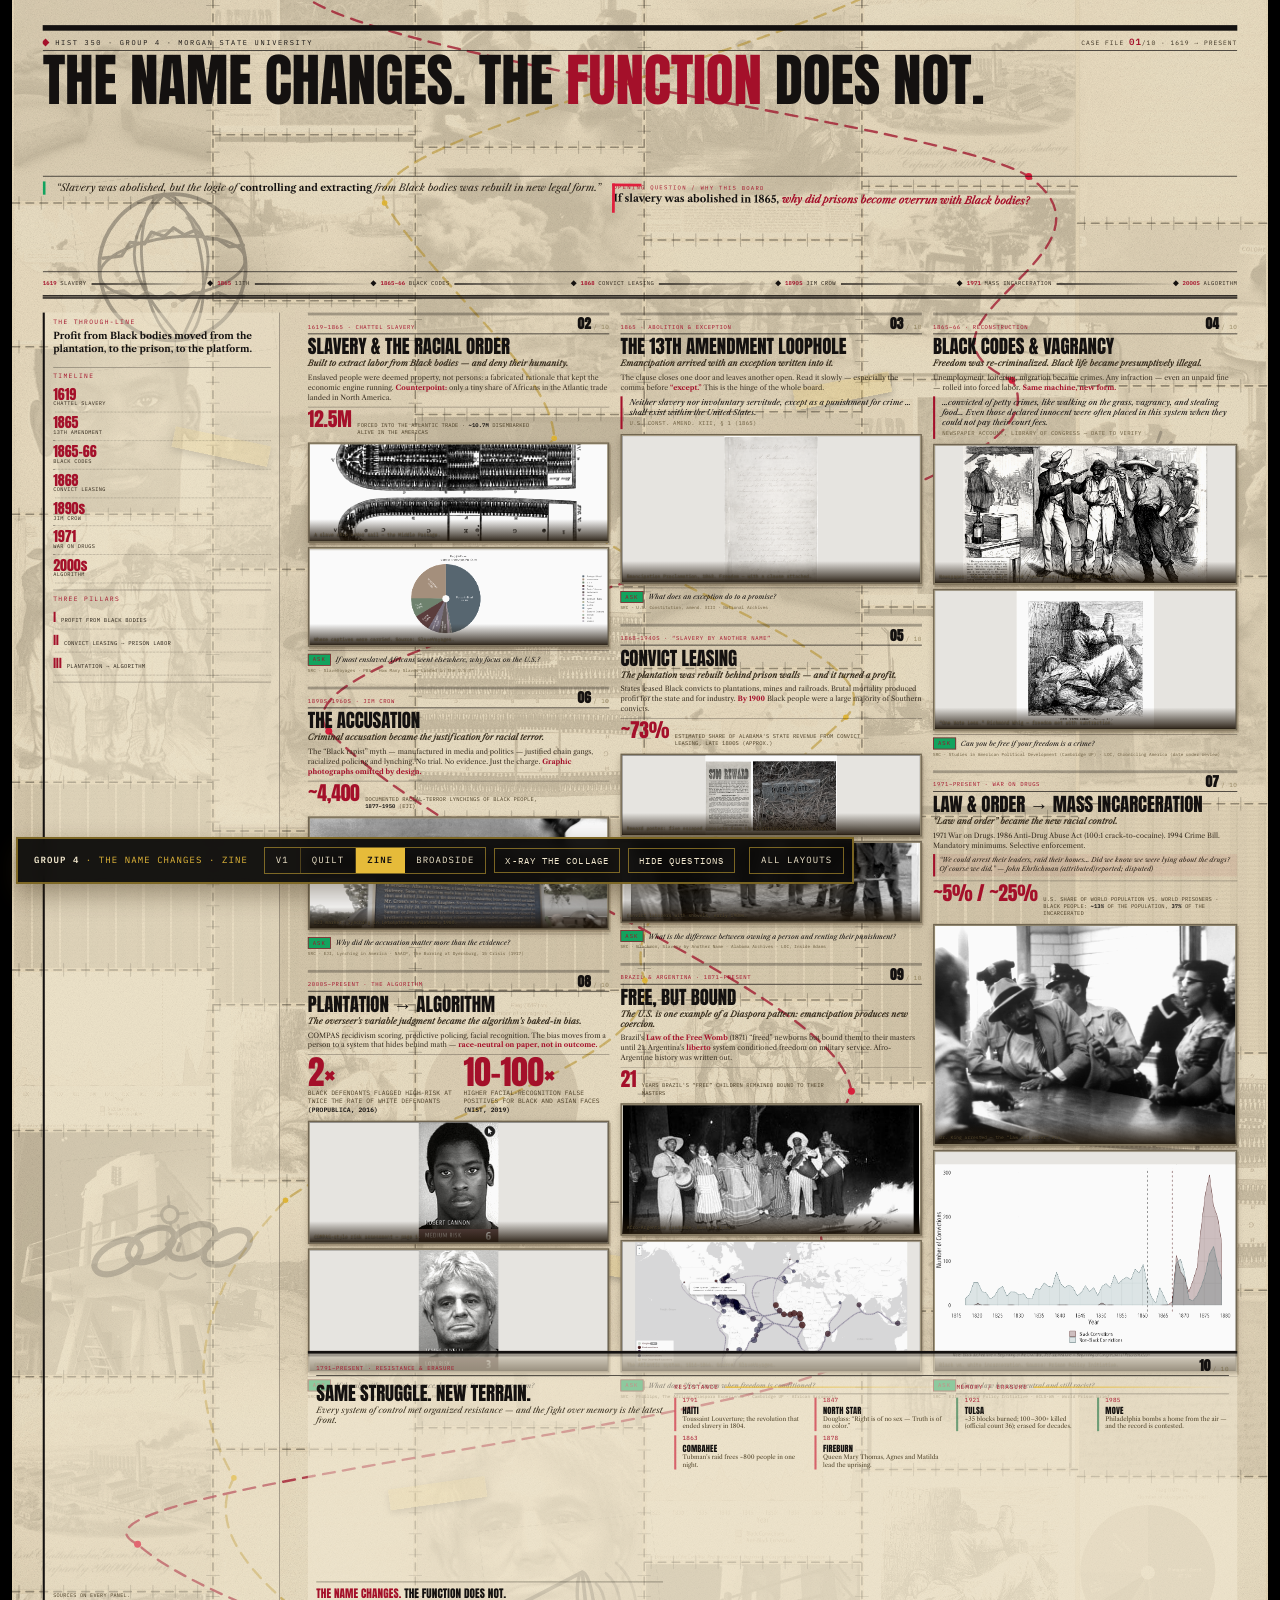
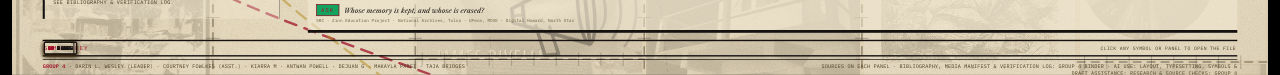
<file: board_zine.html>
<!doctype html>
<html lang="en">
<head>
<meta charset="utf-8">
<meta name="viewport" content="width=device-width, initial-scale=1">
<title>Group 4 · The Name Changes — zine</title>
<link rel="stylesheet" href="assets/fonts/fonts.css">
<link rel="stylesheet" href="assets/fonts/caslon.css">
<link rel="stylesheet" href="assets/board.css">
<link rel="stylesheet" href="assets/board_v4.css">
</head>
<body data-variant="a" data-layout="zine">
<div class="holder"><div class="stage" id="stage">
  <div class="quilt" aria-hidden="true"><div class="patch t-ink" style="left:3px;top:-21px;width:282px;height:309px;background-image:url('assets/external/shackles_pre1860.jpg')"></div><div class="patch t-ink" style="left:3px;top:294px;width:282px;height:200px;background-image:url('media/Slave%20Voyages%20Map.png')"></div><div class="patch t-ink" style="left:3px;top:500px;width:282px;height:234px;background-image:url('media/risk_score_p1_1.png')"></div><div class="patch t-ink" style="left:3px;top:740px;width:282px;height:378px;background-image:url('media/imagery.jpg')"></div><div class="patch swatch t-red" style="left:3px;top:1124px;width:282px;height:263px"></div><div class="patch t-red" style="left:3px;top:1393px;width:282px;height:224px;background-image:url('media/prsion_blck_vs_white.png')"></div><div class="patch t-green" style="left:3px;top:1623px;width:282px;height:347px;background-image:url('media/angola_prison_guard_tower.png')"></div><div class="patch t-ink" style="left:3px;top:1976px;width:282px;height:302px;background-image:url('media/ChatahoocheebricksEnglishWeb-768x576.jpg')"></div><div class="patch t-green" style="left:3px;top:2284px;width:282px;height:137px;background-image:url('assets/external/tulsa_furniture_street.jpg')"></div><div class="patch t-green" style="left:291px;top:-21px;width:284px;height:211px;background-image:url('media/moneyreward.jpg')"></div><div class="patch t-gold" style="left:291px;top:196px;width:284px;height:232px;background-image:url('assets/external/tulsa_ruins_after_riot.jpg')"></div><div class="patch t-ink" style="left:291px;top:434px;width:284px;height:379px;background-image:url('media/inarcerated_laborers_from-louisiana-state-penitentiary-angola.png')"></div><div class="patch t-red" style="left:291px;top:819px;width:284px;height:369px;background-image:url('assets/external/on_the_chain_gang.jpg')"></div><div class="patch swatch t-red" style="left:291px;top:1194px;width:284px;height:243px"></div><div class="patch t-green" style="left:291px;top:1443px;width:284px;height:246px;background-image:url('media/one_vote_less.jpg')"></div><div class="patch t-ink" style="left:291px;top:1695px;width:284px;height:379px;background-image:url('assets/external/tulsa_ruins_after_mob.jpg')"></div><div class="patch t-green" style="left:291px;top:2080px;width:284px;height:324px;background-image:url('media/emancipation_proclamation.jpg')"></div><div class="patch t-ink" style="left:291px;top:2410px;width:284px;height:11px;background-image:url('media/fountain_seg.jpg')"></div><div class="patch t-gold" style="left:581px;top:-21px;width:322px;height:229px;background-image:url('media/mlk_arrested.jpg')"></div><div class="patch t-gold" style="left:581px;top:214px;width:322px;height:377px;background-image:url('assets/external/tulsa_greenwood_burning.jpg')"></div><div class="patch t-ink" style="left:581px;top:597px;width:322px;height:241px;background-image:url('media/afroargentines_playing_candombe_porteno_near_bonfire_of_sain_john.jpg')"></div><div class="patch t-ink" style="left:581px;top:844px;width:322px;height:324px;background-image:url('media/slave_atlantic_trade_slave_ship.jpg')"></div><div class="patch swatch t-red" style="left:581px;top:1174px;width:322px;height:242px"></div><div class="patch t-ink" style="left:581px;top:1422px;width:322px;height:298px;background-image:url('media/Slave%20Voyages%20Pie%20Chart.png')"></div><div class="patch t-green" style="left:581px;top:1726px;width:322px;height:317px;background-image:url('assets/external/buffalo_soldier_25th.jpg')"></div><div class="patch t-ink" style="left:581px;top:2049px;width:322px;height:326px;background-image:url('media/risk_score_p1_2.png')"></div><div class="patch t-ink" style="left:581px;top:2381px;width:322px;height:40px;background-image:url('media/letohatchee.jpg')"></div><div class="patch t-gold" style="left:909px;top:-21px;width:306px;height:362px;background-image:url('assets/external/freedmen_school_richmond.jpg')"></div><div class="patch t-red" style="left:909px;top:347px;width:306px;height:240px;background-image:url('media/african_american_convicts_w_shovels.jpg')"></div><div class="patch t-ink" style="left:909px;top:593px;width:306px;height:362px;background-image:url('assets/external/shackles_pre1860.jpg')"></div><div class="patch t-ink" style="left:909px;top:961px;width:306px;height:223px;background-image:url('media/Slave%20Voyages%20Map.png')"></div><div class="patch swatch t-green" style="left:909px;top:1190px;width:306px;height:240px"></div><div class="patch t-ink" style="left:909px;top:1436px;width:306px;height:218px;background-image:url('media/imagery.jpg')"></div><div class="patch t-gold" style="left:909px;top:1660px;width:306px;height:259px;background-image:url('media/escaped_enslaved_people_from_plantation_virgiana.jpg')"></div><div class="patch t-gold" style="left:909px;top:1925px;width:306px;height:311px;background-image:url('media/prsion_blck_vs_white.png')"></div><div class="patch t-green" style="left:909px;top:2242px;width:306px;height:179px;background-image:url('media/angola_prison_guard_tower.png')"></div><div class="patch t-ink" style="left:1221px;top:-21px;width:303px;height:285px;background-image:url('media/ChatahoocheebricksEnglishWeb-768x576.jpg')"></div><div class="patch t-green" style="left:1221px;top:270px;width:303px;height:271px;background-image:url('assets/external/tulsa_furniture_street.jpg')"></div><div class="patch t-gold" style="left:1221px;top:547px;width:303px;height:320px;background-image:url('media/moneyreward.jpg')"></div><div class="patch t-red" style="left:1221px;top:873px;width:303px;height:294px;background-image:url('assets/external/tulsa_ruins_after_riot.jpg')"></div><div class="patch swatch t-red" style="left:1221px;top:1173px;width:303px;height:376px"></div><div class="patch t-ink" style="left:1221px;top:1555px;width:303px;height:321px;background-image:url('assets/external/on_the_chain_gang.jpg')"></div><div class="patch t-ink" style="left:1221px;top:1882px;width:303px;height:221px;background-image:url('assets/external/chain_gang_thomasville.jpg')"></div><div class="patch t-ink" style="left:1221px;top:2109px;width:303px;height:301px;background-image:url('media/one_vote_less.jpg')"></div><div class="patch t-ink" style="left:1221px;top:2416px;width:303px;height:5px;background-image:url('assets/external/tulsa_ruins_after_mob.jpg')"></div><div class="patch t-green" style="left:1530px;top:-21px;width:267px;height:338px;background-image:url('media/emancipation_proclamation.jpg')"></div><div class="patch t-green" style="left:1530px;top:323px;width:267px;height:227px;background-image:url('media/fountain_seg.jpg')"></div><div class="patch t-ink" style="left:1530px;top:556px;width:267px;height:267px;background-image:url('media/mlk_arrested.jpg')"></div><div class="patch t-ink" style="left:1530px;top:829px;width:267px;height:320px;background-image:url('assets/external/tulsa_greenwood_burning.jpg')"></div><div class="patch swatch t-gold" style="left:1530px;top:1155px;width:267px;height:351px"></div><div class="patch t-ink" style="left:1530px;top:1512px;width:267px;height:334px;background-image:url('media/slave_atlantic_trade_slave_ship.jpg')"></div><div class="patch t-green" style="left:1530px;top:1852px;width:267px;height:261px;background-image:url('media/south_carolina_first_slave_law.jpg')"></div><div class="patch t-red" style="left:1530px;top:2119px;width:267px;height:260px;background-image:url('media/Slave%20Voyages%20Pie%20Chart.png')"></div><div class="patch t-red" style="left:1530px;top:2385px;width:267px;height:36px;background-image:url('assets/external/buffalo_soldier_25th.jpg')"></div><svg class="stitching" viewBox="0 0 1800 2400" preserveAspectRatio="none"><path class="run" d="M288 0L288 2400M578 0L578 2400M906 0L906 2400M1218 0L1218 2400M0 291L288 291M0 497L288 497M0 737L288 737M0 1121L288 1121M0 1390L288 1390M0 1620L288 1620M0 1973L288 1973M0 2281L288 2281M288 193L578 193M288 431L578 431M288 816L578 816M288 1191L578 1191M288 1440L578 1440M288 1692L578 1692M288 2077L578 2077M578 211L906 211M578 594L906 594M578 841L906 841M578 1171L906 1171M578 1419L906 1419M578 1723L906 1723M578 2046L906 2046M578 2378L906 2378M906 344L1218 344M906 590L1218 590M906 958L1218 958M906 1187L1218 1187M906 1433L1218 1433M906 1657L1218 1657M906 1922L1218 1922M906 2239L1218 2239M1218 267L1527 267M1218 544L1527 544M1218 870L1527 870M1218 1170L1527 1170M1218 1552L1527 1552M1218 1879L1527 1879M1218 2106L1527 2106M1527 320L1800 320M1527 553L1800 553M1527 826L1800 826M1527 1152L1800 1152M1527 1509L1800 1509M1527 1849L1800 1849M1527 2116L1800 2116M1527 2382L1800 2382"/><path class="tick" d="M279 8L297 8M279 38L297 38M279 68L297 68M279 98L297 98M279 128L297 128M279 158L297 158M279 188L297 188M279 218L297 218M279 248L297 248M279 278L297 278M279 308L297 308M279 338L297 338M279 368L297 368M279 398L297 398M279 428L297 428M279 458L297 458M279 488L297 488M279 518L297 518M279 548L297 548M279 578L297 578M279 608L297 608M279 638L297 638M279 668L297 668M279 698L297 698M279 728L297 728M279 758L297 758M279 788L297 788M279 818L297 818M279 848L297 848M279 878L297 878M279 908L297 908M279 938L297 938M279 968L297 968M279 998L297 998M279 1028L297 1028M279 1058L297 1058M279 1088L297 1088M279 1118L297 1118M279 1148L297 1148M279 1178L297 1178M279 1208L297 1208M279 1238L297 1238M279 1268L297 1268M279 1298L297 1298M279 1328L297 1328M279 1358L297 1358M279 1388L297 1388M279 1418L297 1418M279 1448L297 1448M279 1478L297 1478M279 1508L297 1508M279 1538L297 1538M279 1568L297 1568M279 1598L297 1598M279 1628L297 1628M279 1658L297 1658M279 1688L297 1688M279 1718L297 1718M279 1748L297 1748M279 1778L297 1778M279 1808L297 1808M279 1838L297 1838M279 1868L297 1868M279 1898L297 1898M279 1928L297 1928M279 1958L297 1958M279 1988L297 1988M279 2018L297 2018M279 2048L297 2048M279 2078L297 2078M279 2108L297 2108M279 2138L297 2138M279 2168L297 2168M279 2198L297 2198M279 2228L297 2228M279 2258L297 2258M279 2288L297 2288M279 2318L297 2318M279 2348L297 2348M279 2378L297 2378M569 8L587 8M569 38L587 38M569 68L587 68M569 98L587 98M569 128L587 128M569 158L587 158M569 188L587 188M569 218L587 218M569 248L587 248M569 278L587 278M569 308L587 308M569 338L587 338M569 368L587 368M569 398L587 398M569 428L587 428M569 458L587 458M569 488L587 488M569 518L587 518M569 548L587 548M569 578L587 578M569 608L587 608M569 638L587 638M569 668L587 668M569 698L587 698M569 728L587 728M569 758L587 758M569 788L587 788M569 818L587 818M569 848L587 848M569 878L587 878M569 908L587 908M569 938L587 938M569 968L587 968M569 998L587 998M569 1028L587 1028M569 1058L587 1058M569 1088L587 1088M569 1118L587 1118M569 1148L587 1148M569 1178L587 1178M569 1208L587 1208M569 1238L587 1238M569 1268L587 1268M569 1298L587 1298M569 1328L587 1328M569 1358L587 1358M569 1388L587 1388M569 1418L587 1418M569 1448L587 1448M569 1478L587 1478M569 1508L587 1508M569 1538L587 1538M569 1568L587 1568M569 1598L587 1598M569 1628L587 1628M569 1658L587 1658M569 1688L587 1688M569 1718L587 1718M569 1748L587 1748M569 1778L587 1778M569 1808L587 1808M569 1838L587 1838M569 1868L587 1868M569 1898L587 1898M569 1928L587 1928M569 1958L587 1958M569 1988L587 1988M569 2018L587 2018M569 2048L587 2048M569 2078L587 2078M569 2108L587 2108M569 2138L587 2138M569 2168L587 2168M569 2198L587 2198M569 2228L587 2228M569 2258L587 2258M569 2288L587 2288M569 2318L587 2318M569 2348L587 2348M569 2378L587 2378M897 8L915 8M897 38L915 38M897 68L915 68M897 98L915 98M897 128L915 128M897 158L915 158M897 188L915 188M897 218L915 218M897 248L915 248M897 278L915 278M897 308L915 308M897 338L915 338M897 368L915 368M897 398L915 398M897 428L915 428M897 458L915 458M897 488L915 488M897 518L915 518M897 548L915 548M897 578L915 578M897 608L915 608M897 638L915 638M897 668L915 668M897 698L915 698M897 728L915 728M897 758L915 758M897 788L915 788M897 818L915 818M897 848L915 848M897 878L915 878M897 908L915 908M897 938L915 938M897 968L915 968M897 998L915 998M897 1028L915 1028M897 1058L915 1058M897 1088L915 1088M897 1118L915 1118M897 1148L915 1148M897 1178L915 1178M897 1208L915 1208M897 1238L915 1238M897 1268L915 1268M897 1298L915 1298M897 1328L915 1328M897 1358L915 1358M897 1388L915 1388M897 1418L915 1418M897 1448L915 1448M897 1478L915 1478M897 1508L915 1508M897 1538L915 1538M897 1568L915 1568M897 1598L915 1598M897 1628L915 1628M897 1658L915 1658M897 1688L915 1688M897 1718L915 1718M897 1748L915 1748M897 1778L915 1778M897 1808L915 1808M897 1838L915 1838M897 1868L915 1868M897 1898L915 1898M897 1928L915 1928M897 1958L915 1958M897 1988L915 1988M897 2018L915 2018M897 2048L915 2048M897 2078L915 2078M897 2108L915 2108M897 2138L915 2138M897 2168L915 2168M897 2198L915 2198M897 2228L915 2228M897 2258L915 2258M897 2288L915 2288M897 2318L915 2318M897 2348L915 2348M897 2378L915 2378M1209 8L1227 8M1209 38L1227 38M1209 68L1227 68M1209 98L1227 98M1209 128L1227 128M1209 158L1227 158M1209 188L1227 188M1209 218L1227 218M1209 248L1227 248M1209 278L1227 278M1209 308L1227 308M1209 338L1227 338M1209 368L1227 368M1209 398L1227 398M1209 428L1227 428M1209 458L1227 458M1209 488L1227 488M1209 518L1227 518M1209 548L1227 548M1209 578L1227 578M1209 608L1227 608M1209 638L1227 638M1209 668L1227 668M1209 698L1227 698M1209 728L1227 728M1209 758L1227 758M1209 788L1227 788M1209 818L1227 818M1209 848L1227 848M1209 878L1227 878M1209 908L1227 908M1209 938L1227 938M1209 968L1227 968M1209 998L1227 998M1209 1028L1227 1028M1209 1058L1227 1058M1209 1088L1227 1088M1209 1118L1227 1118M1209 1148L1227 1148M1209 1178L1227 1178M1209 1208L1227 1208M1209 1238L1227 1238M1209 1268L1227 1268M1209 1298L1227 1298M1209 1328L1227 1328M1209 1358L1227 1358M1209 1388L1227 1388M1209 1418L1227 1418M1209 1448L1227 1448M1209 1478L1227 1478M1209 1508L1227 1508M1209 1538L1227 1538M1209 1568L1227 1568M1209 1598L1227 1598M1209 1628L1227 1628M1209 1658L1227 1658M1209 1688L1227 1688M1209 1718L1227 1718M1209 1748L1227 1748M1209 1778L1227 1778M1209 1808L1227 1808M1209 1838L1227 1838M1209 1868L1227 1868M1209 1898L1227 1898M1209 1928L1227 1928M1209 1958L1227 1958M1209 1988L1227 1988M1209 2018L1227 2018M1209 2048L1227 2048M1209 2078L1227 2078M1209 2108L1227 2108M1209 2138L1227 2138M1209 2168L1227 2168M1209 2198L1227 2198M1209 2228L1227 2228M1209 2258L1227 2258M1209 2288L1227 2288M1209 2318L1227 2318M1209 2348L1227 2348M1209 2378L1227 2378M10 282L10 300M42 282L42 300M74 282L74 300M106 282L106 300M138 282L138 300M170 282L170 300M202 282L202 300M234 282L234 300M266 282L266 300M10 488L10 506M42 488L42 506M74 488L74 506M106 488L106 506M138 488L138 506M170 488L170 506M202 488L202 506M234 488L234 506M266 488L266 506M10 728L10 746M42 728L42 746M74 728L74 746M106 728L106 746M138 728L138 746M170 728L170 746M202 728L202 746M234 728L234 746M266 728L266 746M10 1112L10 1130M42 1112L42 1130M74 1112L74 1130M106 1112L106 1130M138 1112L138 1130M170 1112L170 1130M202 1112L202 1130M234 1112L234 1130M266 1112L266 1130M10 1381L10 1399M42 1381L42 1399M74 1381L74 1399M106 1381L106 1399M138 1381L138 1399M170 1381L170 1399M202 1381L202 1399M234 1381L234 1399M266 1381L266 1399M10 1611L10 1629M42 1611L42 1629M74 1611L74 1629M106 1611L106 1629M138 1611L138 1629M170 1611L170 1629M202 1611L202 1629M234 1611L234 1629M266 1611L266 1629M10 1964L10 1982M42 1964L42 1982M74 1964L74 1982M106 1964L106 1982M138 1964L138 1982M170 1964L170 1982M202 1964L202 1982M234 1964L234 1982M266 1964L266 1982M10 2272L10 2290M42 2272L42 2290M74 2272L74 2290M106 2272L106 2290M138 2272L138 2290M170 2272L170 2290M202 2272L202 2290M234 2272L234 2290M266 2272L266 2290M298 184L298 202M330 184L330 202M362 184L362 202M394 184L394 202M426 184L426 202M458 184L458 202M490 184L490 202M522 184L522 202M554 184L554 202M298 422L298 440M330 422L330 440M362 422L362 440M394 422L394 440M426 422L426 440M458 422L458 440M490 422L490 440M522 422L522 440M554 422L554 440M298 807L298 825M330 807L330 825M362 807L362 825M394 807L394 825M426 807L426 825M458 807L458 825M490 807L490 825M522 807L522 825M554 807L554 825M298 1182L298 1200M330 1182L330 1200M362 1182L362 1200M394 1182L394 1200M426 1182L426 1200M458 1182L458 1200M490 1182L490 1200M522 1182L522 1200M554 1182L554 1200M298 1431L298 1449M330 1431L330 1449M362 1431L362 1449M394 1431L394 1449M426 1431L426 1449M458 1431L458 1449M490 1431L490 1449M522 1431L522 1449M554 1431L554 1449M298 1683L298 1701M330 1683L330 1701M362 1683L362 1701M394 1683L394 1701M426 1683L426 1701M458 1683L458 1701M490 1683L490 1701M522 1683L522 1701M554 1683L554 1701M298 2068L298 2086M330 2068L330 2086M362 2068L362 2086M394 2068L394 2086M426 2068L426 2086M458 2068L458 2086M490 2068L490 2086M522 2068L522 2086M554 2068L554 2086M588 202L588 220M620 202L620 220M652 202L652 220M684 202L684 220M716 202L716 220M748 202L748 220M780 202L780 220M812 202L812 220M844 202L844 220M876 202L876 220M588 585L588 603M620 585L620 603M652 585L652 603M684 585L684 603M716 585L716 603M748 585L748 603M780 585L780 603M812 585L812 603M844 585L844 603M876 585L876 603M588 832L588 850M620 832L620 850M652 832L652 850M684 832L684 850M716 832L716 850M748 832L748 850M780 832L780 850M812 832L812 850M844 832L844 850M876 832L876 850M588 1162L588 1180M620 1162L620 1180M652 1162L652 1180M684 1162L684 1180M716 1162L716 1180M748 1162L748 1180M780 1162L780 1180M812 1162L812 1180M844 1162L844 1180M876 1162L876 1180M588 1410L588 1428M620 1410L620 1428M652 1410L652 1428M684 1410L684 1428M716 1410L716 1428M748 1410L748 1428M780 1410L780 1428M812 1410L812 1428M844 1410L844 1428M876 1410L876 1428M588 1714L588 1732M620 1714L620 1732M652 1714L652 1732M684 1714L684 1732M716 1714L716 1732M748 1714L748 1732M780 1714L780 1732M812 1714L812 1732M844 1714L844 1732M876 1714L876 1732M588 2037L588 2055M620 2037L620 2055M652 2037L652 2055M684 2037L684 2055M716 2037L716 2055M748 2037L748 2055M780 2037L780 2055M812 2037L812 2055M844 2037L844 2055M876 2037L876 2055M588 2369L588 2387M620 2369L620 2387M652 2369L652 2387M684 2369L684 2387M716 2369L716 2387M748 2369L748 2387M780 2369L780 2387M812 2369L812 2387M844 2369L844 2387M876 2369L876 2387M916 335L916 353M948 335L948 353M980 335L980 353M1012 335L1012 353M1044 335L1044 353M1076 335L1076 353M1108 335L1108 353M1140 335L1140 353M1172 335L1172 353M1204 335L1204 353M916 581L916 599M948 581L948 599M980 581L980 599M1012 581L1012 599M1044 581L1044 599M1076 581L1076 599M1108 581L1108 599M1140 581L1140 599M1172 581L1172 599M1204 581L1204 599M916 949L916 967M948 949L948 967M980 949L980 967M1012 949L1012 967M1044 949L1044 967M1076 949L1076 967M1108 949L1108 967M1140 949L1140 967M1172 949L1172 967M1204 949L1204 967M916 1178L916 1196M948 1178L948 1196M980 1178L980 1196M1012 1178L1012 1196M1044 1178L1044 1196M1076 1178L1076 1196M1108 1178L1108 1196M1140 1178L1140 1196M1172 1178L1172 1196M1204 1178L1204 1196M916 1424L916 1442M948 1424L948 1442M980 1424L980 1442M1012 1424L1012 1442M1044 1424L1044 1442M1076 1424L1076 1442M1108 1424L1108 1442M1140 1424L1140 1442M1172 1424L1172 1442M1204 1424L1204 1442M916 1648L916 1666M948 1648L948 1666M980 1648L980 1666M1012 1648L1012 1666M1044 1648L1044 1666M1076 1648L1076 1666M1108 1648L1108 1666M1140 1648L1140 1666M1172 1648L1172 1666M1204 1648L1204 1666M916 1913L916 1931M948 1913L948 1931M980 1913L980 1931M1012 1913L1012 1931M1044 1913L1044 1931M1076 1913L1076 1931M1108 1913L1108 1931M1140 1913L1140 1931M1172 1913L1172 1931M1204 1913L1204 1931M916 2230L916 2248M948 2230L948 2248M980 2230L980 2248M1012 2230L1012 2248M1044 2230L1044 2248M1076 2230L1076 2248M1108 2230L1108 2248M1140 2230L1140 2248M1172 2230L1172 2248M1204 2230L1204 2248M1228 258L1228 276M1260 258L1260 276M1292 258L1292 276M1324 258L1324 276M1356 258L1356 276M1388 258L1388 276M1420 258L1420 276M1452 258L1452 276M1484 258L1484 276M1516 258L1516 276M1228 535L1228 553M1260 535L1260 553M1292 535L1292 553M1324 535L1324 553M1356 535L1356 553M1388 535L1388 553M1420 535L1420 553M1452 535L1452 553M1484 535L1484 553M1516 535L1516 553M1228 861L1228 879M1260 861L1260 879M1292 861L1292 879M1324 861L1324 879M1356 861L1356 879M1388 861L1388 879M1420 861L1420 879M1452 861L1452 879M1484 861L1484 879M1516 861L1516 879M1228 1161L1228 1179M1260 1161L1260 1179M1292 1161L1292 1179M1324 1161L1324 1179M1356 1161L1356 1179M1388 1161L1388 1179M1420 1161L1420 1179M1452 1161L1452 1179M1484 1161L1484 1179M1516 1161L1516 1179M1228 1543L1228 1561M1260 1543L1260 1561M1292 1543L1292 1561M1324 1543L1324 1561M1356 1543L1356 1561M1388 1543L1388 1561M1420 1543L1420 1561M1452 1543L1452 1561M1484 1543L1484 1561M1516 1543L1516 1561M1228 1870L1228 1888M1260 1870L1260 1888M1292 1870L1292 1888M1324 1870L1324 1888M1356 1870L1356 1888M1388 1870L1388 1888M1420 1870L1420 1888M1452 1870L1452 1888M1484 1870L1484 1888M1516 1870L1516 1888M1228 2097L1228 2115M1260 2097L1260 2115M1292 2097L1292 2115M1324 2097L1324 2115M1356 2097L1356 2115M1388 2097L1388 2115M1420 2097L1420 2115M1452 2097L1452 2115M1484 2097L1484 2115M1516 2097L1516 2115M1537 311L1537 329M1569 311L1569 329M1601 311L1601 329M1633 311L1633 329M1665 311L1665 329M1697 311L1697 329M1729 311L1729 329M1761 311L1761 329M1537 544L1537 562M1569 544L1569 562M1601 544L1601 562M1633 544L1633 562M1665 544L1665 562M1697 544L1697 562M1729 544L1729 562M1761 544L1761 562M1537 817L1537 835M1569 817L1569 835M1601 817L1601 835M1633 817L1633 835M1665 817L1665 835M1697 817L1697 835M1729 817L1729 835M1761 817L1761 835M1537 1143L1537 1161M1569 1143L1569 1161M1601 1143L1601 1161M1633 1143L1633 1161M1665 1143L1665 1161M1697 1143L1697 1161M1729 1143L1729 1161M1761 1143L1761 1161M1537 1500L1537 1518M1569 1500L1569 1518M1601 1500L1601 1518M1633 1500L1633 1518M1665 1500L1665 1518M1697 1500L1697 1518M1729 1500L1729 1518M1761 1500L1761 1518M1537 1840L1537 1858M1569 1840L1569 1858M1601 1840L1601 1858M1633 1840L1633 1858M1665 1840L1665 1858M1697 1840L1697 1858M1729 1840L1729 1858M1761 1840L1761 1858M1537 2107L1537 2125M1569 2107L1569 2125M1601 2107L1601 2125M1633 2107L1633 2125M1665 2107L1665 2125M1697 2107L1697 2125M1729 2107L1729 2125M1761 2107L1761 2125M1537 2373L1537 2391M1569 2373L1569 2391M1601 2373L1601 2391M1633 2373L1633 2391M1665 2373L1665 2391M1697 2373L1697 2391M1729 2373L1729 2391M1761 2373L1761 2391"/><path class="cross" d=""/><path class="thread" d="M420 -60C238 59 1319 165 1457 253C1612 364 1248 463 1433 545C1555 736 331 907 454 1048C643 1244 1184 1420 1203 1564C1147 1697 1135 1817 1220 1915C1282 2028 7 2130 180 2213C328 2346 937 2464 843 2562"/><path class="thread gold" d="M1320 -60C1152 73 491 193 534 291C616 419 774 534 777 628C637 780 1303 916 1195 1028C1042 1171 865 1299 907 1405C934 1525 503 1632 392 1720C247 1871 254 2007 318 2118C220 2298 777 2460 615 2593"/><circle class="knot" cx="1457" cy="253" r="5"/><circle class="knot" cx="1433" cy="545" r="5"/><circle class="knot" cx="454" cy="1048" r="5"/><circle class="knot" cx="1203" cy="1564" r="5"/><circle class="knot" cx="1220" cy="1915" r="5"/><circle class="knot" cx="180" cy="2213" r="5"/><circle class="knot gold" cx="534" cy="291" r="4"/><circle class="knot gold" cx="777" cy="628" r="4"/><circle class="knot gold" cx="1195" cy="1028" r="4"/><circle class="knot gold" cx="907" cy="1405" r="4"/><circle class="knot gold" cx="392" cy="1720" r="4"/><circle class="knot gold" cx="318" cy="2118" r="4"/></svg><div class="applique t-gold" data-sym="globe" style="left:105px;top:258px;width:250px;height:250px;transform:rotate(-7deg)"><svg xmlns="http://www.w3.org/2000/svg" viewBox="0 0 420 420" fill="none" stroke="currentColor" stroke-linecap="round" stroke-linejoin="round">

  <circle cx="210" cy="210" r="176" stroke-width="9"/>
  <ellipse cx="210" cy="210" rx="176" ry="72" stroke-width="7"/>
  <ellipse cx="210" cy="210" rx="72" ry="176" stroke-width="7"/>
  <path d="M210 34 C286 92 306 156 296 210 C286 268 250 322 210 386" stroke-width="7"/>
  <path d="M210 34 C134 92 114 156 124 210 C134 268 170 322 210 386" stroke-width="7"/>
  <path d="M46 168 h46 l24 -30 34 8 20 -26 30 14 24 -18 24 20 28 -8 22 24 28 4 26 22 h34" stroke-width="8"/>
  <path d="M46 252 h40 l26 24 30 -14 26 20 30 -12 26 22 30 -16 30 18 28 -10 26 16 h34" stroke-width="8" opacity=".72"/>
  <path d="M168 132 q28 -20 54 -8" stroke-width="6" opacity=".6"/>
  <path d="M258 96 q22 16 22 42" stroke-width="6" opacity=".6"/>
</svg>
</div><div class="applique t-red" data-sym="fist" style="left:1470px;top:586px;width:230px;height:230px;transform:rotate(6deg)"><svg xmlns="http://www.w3.org/2000/svg" viewBox="0 0 420 420" fill="none" stroke="currentColor" stroke-linecap="round" stroke-linejoin="round">

  <path d="M150 214 V150 c0 -12 18 -12 18 0 v50" stroke-width="12"/>
  <path d="M168 172 V128 c0 -13 19 -13 19 0 v44" stroke-width="12"/>
  <path d="M187 138 V120 c0 -13 19 -13 19 0 v30" stroke-width="12"/>
  <path d="M206 130 V122 c0 -12 18 -12 18 0 v30" stroke-width="12"/>
  <path d="M224 168 V138 c0 -12 18 -12 18 0 v92" stroke-width="12"/>
  <path d="M150 214 c-24 -10 -44 -2 -46 20 -3 26 18 40 34 36 l40 -8" stroke-width="12"/>
  <path d="M242 230 c26 -14 62 4 62 40 0 44 -38 78 -86 78 h-26 c-40 0 -66 -18 -78 -46"
        stroke-width="12"/>
  <path d="M118 268 c-18 6 -30 -8 -26 -24" stroke-width="10"/>
  <path d="M148 250 q20 6 34 2" stroke-width="9" opacity=".7"/>
  <path d="M176 206 q16 4 28 0" stroke-width="9" opacity=".7"/>
  <path d="M320 96 l16 -22 M340 120 l24 -12 M300 76 l6 -26" stroke-width="8" opacity=".75"/>
</svg>
</div><div class="applique t-green" data-sym="broken-chain" style="left:90px;top:1660px;width:270px;height:270px;transform:rotate(-5deg)"><svg xmlns="http://www.w3.org/2000/svg" viewBox="0 0 460 420" fill="none" stroke="currentColor" stroke-linecap="round" stroke-linejoin="round">

  <g stroke-width="15">
    <ellipse cx="104" cy="210" rx="62" ry="34" transform="rotate(-24 104 210)"/>
    <ellipse cx="188" cy="188" rx="62" ry="34" transform="rotate(-24 188 188)"/>
    <ellipse cx="372" cy="210" rx="62" ry="34" transform="rotate(-24 372 210)"/>
    <ellipse cx="288" cy="188" rx="62" ry="34" transform="rotate(-24 288 188)"/>
  </g>
  <path d="M236 196 l-10 -6 M244 176 l-12 8 M252 206 l6 -14" stroke-width="10" stroke-dasharray="0"/>
  <path d="M232 150 l-10 76" stroke-width="7" opacity=".5"/>
  <path d="M258 146 l10 78" stroke-width="7" opacity=".5"/>
  <path d="M228 262 q30 26 62 6" stroke-width="7" opacity=".6"/>
  <circle cx="240" cy="118" r="20" stroke-width="8" opacity=".8"/>
  <path d="M240 98 v-24 M240 138 v24 M220 118 h-24 M260 118 h24" stroke-width="7" opacity=".65"/>
</svg>
</div><div class="applique t-gold" data-sym="kente" style="left:1480px;top:1430px;width:250px;height:250px;transform:rotate(4deg)"><svg xmlns="http://www.w3.org/2000/svg" viewBox="0 0 460 420" fill="none" stroke="currentColor" stroke-linecap="round" stroke-linejoin="round">

  <rect x="46" y="46" width="368" height="328" stroke-width="11"/>
  <path d="M46 130 h368 M46 214 h368 M46 298 h368" stroke-width="9"/>
  <path d="M160 46 v328 M300 46 v328" stroke-width="9"/>
  <path d="M120 92 l20 20 l-20 20 l-20 -20 z" stroke-width="7" opacity=".8"/>
  <path d="M200 92 l20 20 l-20 20 l-20 -20 z" stroke-width="7" opacity=".8"/>
  <path d="M340 92 l20 20 l-20 20 l-20 -20 z" stroke-width="7" opacity=".8"/>
  <path d="M120 176 l20 20 l-20 20 l-20 -20 z" stroke-width="7" opacity=".8"/>
  <path d="M340 176 l20 20 l-20 20 l-20 -20 z" stroke-width="7" opacity=".8"/>
  <path d="M120 260 l20 20 l-20 20 l-20 -20 z" stroke-width="7" opacity=".8"/>
  <path d="M200 260 l20 20 l-20 20 l-20 -20 z" stroke-width="7" opacity=".8"/>
  <path d="M340 260 l20 20 l-20 20 l-20 -20 z" stroke-width="7" opacity=".8"/>
  <path d="M230 214 q0 -26 20 -26 q20 0 20 26 q0 26 -20 26 q-20 0 -20 -26" stroke-width="7" opacity=".75"/>
</svg>
</div><div class="applique t-red" data-sym="megaphone" style="left:690px;top:2190px;width:230px;height:230px;transform:rotate(-6deg)"><svg xmlns="http://www.w3.org/2000/svg" viewBox="0 0 520 420" fill="none" stroke="currentColor" stroke-linecap="round" stroke-linejoin="round">

  <path d="M96 250 L96 176 L300 96 L300 330 L96 250 z" stroke-width="12"/>
  <ellipse cx="300" cy="213" rx="26" ry="117" stroke-width="11"/>
  <path d="M96 176 L60 190 L60 236 L96 250" stroke-width="11"/>
  <path d="M132 254 L152 352 L196 352 L176 262" stroke-width="11"/>
  <path d="M340 138 q22 22 22 75 q0 53 -22 75" stroke-width="9" opacity=".8"/>
  <path d="M376 108 q36 38 36 105 q0 67 -36 105" stroke-width="9" opacity=".65"/>
  <path d="M412 78 q50 54 50 135 q0 81 -50 135" stroke-width="9" opacity=".5"/>
  <path d="M96 214 h-28" stroke-width="9" opacity=".7"/>
</svg>
</div><div class="quilt-tape" style="left:230px;top:625px;transform:rotate(12deg)"></div><div class="quilt-tape" style="left:540px;top:1265px;transform:rotate(-14deg)"></div><div class="quilt-tape" style="left:830px;top:1805px;transform:rotate(9deg)"></div><div class="quilt-tape" style="left:1120px;top:545px;transform:rotate(-11deg)"></div><div class="quilt-tape" style="left:1430px;top:1525px;transform:rotate(13deg)"></div><div class="quilt-tape" style="left:540px;top:2125px;transform:rotate(-8deg)"></div></div>
  
<section class="banner lay-zine" data-panel="p1" tabindex="0" role="button"
  aria-label="Open the thesis banner"
  style="left:44px;top:36px;width:1712px;height:392px">
  <div class="mast-top">
    <div class="kicker"><span class="dot"></span>HIST 350 · GROUP 4 · MORGAN STATE UNIVERSITY</div>
    <div class="filetag">CASE FILE <b>01</b>/10 · 1619 → PRESENT</div>
  </div>
  <div class="mast-grid">
    <h1 class="b-title"><span>THE NAME CHANGES.</span><span>THE <em>FUNCTION</em> DOES NOT.</span></h1>
    <div class="mast-side">
      <p class="thesis">“Slavery was abolished, but the logic of <b>controlling and extracting</b> from Black bodies was rebuilt in new legal form.”</p>
      <div class="case">
        <div class="label">Opening question / why this board</div>
        <p class="q">If slavery was abolished in 1865, <em>why did prisons become overrun with Black bodies?</em></p>
      </div>
    </div>
  </div>
  <div class="era-strip">
    <span class="e"><b>1619</b> SLAVERY</span><span class="dash"></span>
    <span class="e"><b>1865</b> 13TH</span><span class="dash"></span>
    <span class="e"><b>1865–66</b> BLACK CODES</span><span class="dash"></span>
    <span class="e"><b>1868</b> CONVICT LEASING</span><span class="dash"></span>
    <span class="e"><b>1890s</b> JIM CROW</span><span class="dash"></span>
    <span class="e"><b>1971</b> MASS INCARCERATION</span><span class="dash"></span>
    <span class="e"><b>2000s</b> ALGORITHM</span>
  </div>
  <div class="mast-badge"><span>SIX AREAS</span><b>ONE FUNCTION</b></div>
</section>
  
<article class="panel p-sm lay-zine" data-panel="p2" data-size="sm"
  tabindex="0" role="button" aria-label="Open panel 02: SLAVERY &amp; THE RACIAL ORDER"
  style="left:424px;top:448px;width:432px;height:520px;--rot:0deg;z-index:6;">
  <span class="tape tl"></span><span class="tape br"></span>
  <span class="pin a"></span><span class="pin b"></span>
  <header class="p-head">
    <div class="era">1619–1865 · CHATTEL SLAVERY</div>
    <div class="pnum"><b>02</b><span>/ 10</span></div>
  </header>
  <div class="p-main">
    <h2 class="p-title">SLAVERY & THE RACIAL ORDER</h2>
    <p class="p-arg">Built to extract labor from Black bodies — and deny their humanity.</p>
    <p class="p-facts">Enslaved people were deemed property, not persons: a fabricated rationale that kept the economic engine running. <b>Counterpoint:</b> only a tiny share of Africans in the Atlantic trade landed in North America.</p>
    <div class="p-stat"><div class="stat-v">12.5M</div><div class="stat-l">forced into the Atlantic trade · <b>~10.7M</b> disembarked alive in the Americas</div></div>
  </div>
  <div class="p-media"><figure class=""><img src="media/slave_atlantic_trade_slave_ship.jpg" alt="A slave ship under sail — the Middle Passage."><figcaption>A slave ship under sail — the Middle Passage.</figcaption></figure><figure class="fit"><img src="media/Slave%20Voyages%20Pie%20Chart.png" alt="Where captives were carried. Source: SlaveVoyages."><figcaption>Where captives were carried. Source: SlaveVoyages.</figcaption></figure></div>
  <div class="p-foot">
    <p class="ask"><span class="asktag">ASK</span>If most enslaved Africans went elsewhere, why focus on the U.S.?</p>
    <p class="src">SRC · SlaveVoyages · PBS, “How Many Slaves Landed in the U.S.?”</p>
  </div>
</article>
<article class="panel p-sm lay-zine" data-panel="p3" data-size="sm"
  tabindex="0" role="button" aria-label="Open panel 03: THE 13TH AMENDMENT LOOPHOLE"
  style="left:872px;top:448px;width:432px;height:430px;--rot:0deg;z-index:5;">
  <span class="tape tl"></span><span class="tape br"></span>
  <span class="pin a"></span><span class="pin b"></span>
  <header class="p-head">
    <div class="era">1865 · ABOLITION & EXCEPTION</div>
    <div class="pnum"><b>03</b><span>/ 10</span></div>
  </header>
  <div class="p-main">
    <h2 class="p-title">THE 13TH AMENDMENT LOOPHOLE</h2>
    <p class="p-arg">Emancipation arrived with an exception written into it.</p>
    <p class="p-facts">The clause closes one door and leaves another open. Read it slowly — especially the comma before <b>“except.”</b> This is the hinge of the whole board.</p>
    <blockquote class="quote"><q>Neither slavery nor involuntary servitude, except as a punishment for crime … shall exist within the United States.</q><cite>U.S. Const. amend. XIII, § 1 (1865)</cite></blockquote>
  </div>
  <div class="p-media"><figure class="fit"><img src="media/emancipation_proclamation.jpg" alt="Emancipation Proclamation, 1863. Freedom — with a clause attached."><figcaption>Emancipation Proclamation, 1863. Freedom — with a clause attached.</figcaption></figure></div>
  <div class="p-foot">
    <p class="ask"><span class="asktag">ASK</span>What does an exception do to a promise?</p>
    <p class="src">SRC · U.S. Constitution, amend. XIII · National Archives</p>
  </div>
</article>
<article class="panel p-sm lay-zine" data-panel="p4" data-size="sm"
  tabindex="0" role="button" aria-label="Open panel 04: BLACK CODES &amp; VAGRANCY"
  style="left:1320px;top:448px;width:436px;height:640px;--rot:0deg;z-index:5;">
  <span class="tape tl"></span><span class="tape br"></span>
  <span class="pin a"></span><span class="pin b"></span>
  <header class="p-head">
    <div class="era">1865–66 · RECONSTRUCTION</div>
    <div class="pnum"><b>04</b><span>/ 10</span></div>
  </header>
  <div class="p-main">
    <h2 class="p-title">BLACK CODES & VAGRANCY</h2>
    <p class="p-arg">Freedom was re-criminalized. Black life became presumptively illegal.</p>
    <p class="p-facts">Unemployment, loitering, migration became crimes. Any infraction — even an unpaid fine — rolled into forced labor. <b>Same machine, new form.</b></p>
    <blockquote class="quote"><q>…convicted of petty crimes, like walking on the grass, vagrancy, and stealing food… Even those declared innocent were often placed in this system when they could not pay their court fees.</q><cite>Newspaper account, Library of Congress — date to verify</cite></blockquote>
  </div>
  <div class="p-media"><figure class="fit"><img src="media/imagery.jpg" alt="Newspaper: “free as air” — and “spot every leading Radical negro.”"><figcaption>Newspaper: “free as air” — and “spot every leading Radical negro.”</figcaption></figure><figure class="fit"><img src="media/one_vote_less.jpg" alt="“One Vote Less.” Richmond Whig — freedom met with subtraction."><figcaption>“One Vote Less.” Richmond Whig — freedom met with subtraction.</figcaption></figure></div>
  <div class="p-foot">
    <p class="ask"><span class="asktag">ASK</span>Can you be free if your freedom is a crime?</p>
    <p class="src">SRC · Studies in American Political Development (Cambridge UP) · LOC, Chronicling America (date under review)</p>
  </div>
</article>
<article class="panel p-sm lay-zine" data-panel="p5" data-size="sm"
  tabindex="0" role="button" aria-label="Open panel 05: CONVICT LEASING"
  style="left:872px;top:894px;width:432px;height:470px;--rot:0deg;z-index:5;">
  <span class="tape tl"></span><span class="tape br"></span>
  <span class="pin a"></span><span class="pin b"></span>
  <header class="p-head">
    <div class="era">1868–1940s · “SLAVERY BY ANOTHER NAME”</div>
    <div class="pnum"><b>05</b><span>/ 10</span></div>
  </header>
  <div class="p-main">
    <h2 class="p-title">CONVICT LEASING</h2>
    <p class="p-arg">The plantation was rebuilt behind prison walls — and it turned a profit.</p>
    <p class="p-facts">States leased Black convicts to plantations, mines and railroads. Brutal mortality produced profit for the state and for industry. <b>By 1900</b> Black people were a large majority of Southern convicts.</p>
    <div class="p-stat"><div class="stat-v">~73%</div><div class="stat-l">estimated share of Alabama's state revenue from convict leasing, late 1800s (approx.)</div></div>
  </div>
  <div class="p-media"><figure class="fit"><img src="media/moneyreward.jpg" alt="Reward poster: five escaped convicts from the Chattahoochee brick works."><figcaption>Reward poster: five escaped convicts from the Chattahoochee brick works.</figcaption></figure><figure class=""><img src="media/african_american_convicts_w_shovels.jpg" alt="Convict laborers with shovels, early 1900s."><figcaption>Convict laborers with shovels, early 1900s.</figcaption></figure></div>
  <div class="p-foot">
    <p class="ask"><span class="asktag">ASK</span>What is the difference between owning a person and renting their punishment?</p>
    <p class="src">SRC · Blackmon, Slavery by Another Name · Alabama Archives · LOC, Inside Adams</p>
  </div>
</article>
<article class="panel p-sm lay-zine" data-panel="p6" data-size="sm"
  tabindex="0" role="button" aria-label="Open panel 06: THE ACCUSATION"
  style="left:424px;top:984px;width:432px;height:390px;--rot:0deg;z-index:5;">
  <span class="tape tl"></span><span class="tape br"></span>
  <span class="pin a"></span><span class="pin b"></span>
  <header class="p-head">
    <div class="era">1890s–1960s · JIM CROW</div>
    <div class="pnum"><b>06</b><span>/ 10</span></div>
  </header>
  <div class="p-main">
    <h2 class="p-title">THE ACCUSATION</h2>
    <p class="p-arg">Criminal accusation became the justification for racial terror.</p>
    <p class="p-facts">The “Black rapist” myth — manufactured in media and politics — justified chain gangs, racialized policing and lynching. No trial. No evidence. Just the charge. <b>Graphic photographs omitted by design.</b></p>
    <div class="p-stat"><div class="stat-v">~4,400</div><div class="stat-l">documented racial-terror lynchings of Black people, <b>1877–1950</b> (EJI)</div></div>
  </div>
  <div class="p-media"><figure class=""><img src="media/fountain_seg.jpg" alt="Segregated fountain: “WHITE” / “COLORED.”"><figcaption>Segregated fountain: “WHITE” / “COLORED.”</figcaption></figure><figure class=""><img src="media/letohatchee.jpg" alt="EJI marker: lynching in Letohatchee, Alabama, 1900."><figcaption>EJI marker: lynching in Letohatchee, Alabama, 1900.</figcaption></figure></div>
  <div class="p-foot">
    <p class="ask"><span class="asktag">ASK</span>Why did the accusation matter more than the evidence?</p>
    <p class="src">SRC · EJI, Lynching in America · NAACP, The Burning at Dyersburg, 15 Crisis (1917)</p>
  </div>
</article>
<article class="panel p-sm lay-zine" data-panel="p7" data-size="sm"
  tabindex="0" role="button" aria-label="Open panel 07: LAW &amp;amp; ORDER → MASS INCARCERATION"
  style="left:1320px;top:1104px;width:436px;height:904px;--rot:0deg;z-index:6;">
  <span class="tape tl"></span><span class="tape br"></span>
  <span class="pin a"></span><span class="pin b"></span>
  <header class="p-head">
    <div class="era">1971–PRESENT · WAR ON DRUGS</div>
    <div class="pnum"><b>07</b><span>/ 10</span></div>
  </header>
  <div class="p-main">
    <h2 class="p-title">LAW &amp; ORDER → MASS INCARCERATION</h2>
    <p class="p-arg">“Law and order” became the new racial control.</p>
    <p class="p-facts">1971 War on Drugs. 1986 Anti-Drug Abuse Act (100:1 crack-to-cocaine). 1994 Crime Bill. Mandatory minimums. Selective enforcement.<span class='pq'>“We could arrest their leaders, raid their homes… Did we know we were lying about the drugs? Of course we did.” — John Ehrlichman (attributed/reported; disputed)</span></p>
    <div class="p-stat"><div class="stat-v">~5% / ~25%</div><div class="stat-l">U.S. share of world population vs. world prisoners · Black people: <b>~13%</b> of the population, <b>37%</b> of the incarcerated</div></div>
  </div>
  <div class="p-media"><figure class=""><img src="media/mlk_arrested.jpg" alt="Dr. King arrested — the “law and order” era."><figcaption>Dr. King arrested — the “law and order” era.</figcaption></figure><figure class="fit"><img src="media/prsion_blck_vs_white.png" alt="Black vs. white incarceration. Source: Prison Policy Initiative."><figcaption>Black vs. white incarceration. Source: Prison Policy Initiative.</figcaption></figure></div>
  <div class="p-foot">
    <p class="ask"><span class="asktag">ASK</span>Can a law be race-neutral and still racist?</p>
    <p class="src">SRC · EJI · Prison Policy Initiative · ACLU-WA · World Prison Brief</p>
  </div>
</article>
<article class="panel p-sm lay-zine" data-panel="p8" data-size="sm"
  tabindex="0" role="button" aria-label="Open panel 08: PLANTATION → ALGORITHM"
  style="left:424px;top:1390px;width:432px;height:618px;--rot:0deg;z-index:5;">
  <span class="tape tl"></span><span class="tape br"></span>
  <span class="pin a"></span><span class="pin b"></span>
  <header class="p-head">
    <div class="era">2000s–PRESENT · THE ALGORITHM</div>
    <div class="pnum"><b>08</b><span>/ 10</span></div>
  </header>
  <div class="p-main">
    <h2 class="p-title">PLANTATION → ALGORITHM</h2>
    <p class="p-arg">The overseer's variable judgment became the algorithm's baked-in bias.</p>
    <p class="p-facts">COMPAS recidivism scoring, predictive policing, facial recognition. The bias moves from a person to a system that hides behind math — <b>race-neutral on paper, not in outcome.</b></p>
    <div class="p-stat duo"><div class="su"><div class="stat-v">2×</div><div class="stat-l">Black defendants flagged high-risk at twice the rate of white defendants <b>(ProPublica, 2016)</b></div></div><div class="su"><div class="stat-v">10–100×</div><div class="stat-l">higher facial-recognition false positives for Black and Asian faces <b>(NIST, 2019)</b></div></div></div>
  </div>
  <div class="p-media"><figure class="fit"><img src="media/risk_score_p1_1.png" alt="COMPAS-style risk assessment — page 1."><figcaption>COMPAS-style risk assessment — page 1.</figcaption></figure><figure class="fit"><img src="media/risk_score_p1_2.png" alt="COMPAS-style risk assessment — page 2."><figcaption>COMPAS-style risk assessment — page 2.</figcaption></figure></div>
  <div class="p-foot">
    <p class="ask"><span class="asktag">ASK</span>If the algorithm cannot see race, how does it reproduce racism?</p>
    <p class="src">SRC · ProPublica, “Machine Bias” (2016) · NIST FRVT (2019)</p>
  </div>
</article>
<article class="panel p-sm lay-zine" data-panel="p9" data-size="sm"
  tabindex="0" role="button" aria-label="Open panel 09: FREE, BUT BOUND"
  style="left:872px;top:1380px;width:432px;height:628px;--rot:0deg;z-index:5;">
  <span class="tape tl"></span><span class="tape br"></span>
  <span class="pin a"></span><span class="pin b"></span>
  <header class="p-head">
    <div class="era">BRAZIL & ARGENTINA · 1871–PRESENT</div>
    <div class="pnum"><b>09</b><span>/ 10</span></div>
  </header>
  <div class="p-main">
    <h2 class="p-title">FREE, BUT BOUND</h2>
    <p class="p-arg">The U.S. is one example of a Diaspora pattern: emancipation produces new coercion.</p>
    <p class="p-facts">Brazil's <b>Law of the Free Womb</b> (1871) “freed” newborns but bound them to their masters until 21. Argentina's <b>liberto</b> system conditioned freedom on military service. Afro-Argentine history was written out.</p>
    <div class="p-stat"><div class="stat-v">21</div><div class="stat-l">years Brazil's “free” children remained bound to their masters</div></div>
  </div>
  <div class="p-media"><figure class=""><img src="media/afroargentines_playing_candombe_porteno_near_bonfire_of_sain_john.jpg" alt="Afro-Argentine candombe, Buenos Aires."><figcaption>Afro-Argentine candombe, Buenos Aires.</figcaption></figure><figure class="fit"><img src="media/Slave%20Voyages%20Map.png" alt="The Atlantic system, 1514–1866. Source: SlaveVoyages."><figcaption>The Atlantic system, 1514–1866. Source: SlaveVoyages.</figcaption></figure></div>
  <div class="p-foot">
    <p class="ask"><span class="asktag">ASK</span>What does “free” mean when freedom is conditioned?</p>
    <p class="src">SRC · Phillips, The African Diaspora Experience · Cambridge UP · African Arguments</p>
  </div>
</article>
  
<article class="panel p10 p-wide lay-zine" data-panel="p10" data-size="wide"
  tabindex="0" role="button" aria-label="Open panel 10: resistance and memory"
  style="left:424px;top:1936px;width:1332px;height:404px;--rot:0deg;z-index:6;">
  <span class="tape tl"></span><span class="tape br"></span>
  <span class="pin a"></span><span class="pin b"></span>
  <header class="p-head">
    <div class="era">1791–PRESENT · RESISTANCE & ERASURE</div>
    <div class="pnum"><b>10</b><span>/ 10</span></div>
  </header>
  <div class="w-body">
    <div class="w-left">
      <h2 class="p-title">SAME STRUGGLE. NEW TERRAIN.</h2>
      <p class="p-arg">Every system of control met organized resistance — and the fight over memory is the latest front.</p>
      <div class="p10-media"><figure class=""><img src="media/escaped_enslaved_people_from_plantation_virgiana.jpg" alt="Escaped enslaved people, Virginia — the first front."><figcaption>Escaped enslaved people, Virginia — the first front.</figcaption></figure></div>
      <div class="w-close">
        <div class="closing">THE NAME CHANGES. <span>THE FUNCTION DOES NOT.</span></div>
        <p class="ask"><span class="asktag">ASK</span>Whose memory is kept, and whose is erased?</p>
        <p class="src">SRC · Zinn Education Project · National Archives, Tulsa · UPenn, MOVE · Digital Howard, North Star</p>
      </div>
    </div>
    <div class="res">
      <div class="res-block"><h3>Resistance</h3><div class="res-grid"><div class="res-item"><div class="y">1791</div><div class="t">HAITI</div><div class="d">Toussaint Louverture; the revolution that ended slavery in 1804.</div></div><div class="res-item"><div class="y">1847</div><div class="t">NORTH STAR</div><div class="d">Douglass: “Right is of no sex — Truth is of no color.”</div></div><div class="res-item"><div class="y">1863</div><div class="t">COMBAHEE</div><div class="d">Tubman's raid frees ~800 people in one night.</div></div><div class="res-item"><div class="y">1878</div><div class="t">FIREBURN</div><div class="d">Queen Mary Thomas, Agnes and Matilda lead the uprising.</div></div></div></div>
      <div class="mem-block"><h3>Memory / erasure</h3><div class="mem-grid"><div class="mem-item"><div class="y">1921</div><div class="t">TULSA</div><div class="d">~35 blocks burned; 100–300+ killed (official count 36); erased for decades.</div></div><div class="mem-item"><div class="y">1985</div><div class="t">MOVE</div><div class="d">Philadelphia bombs a home from the air — and the record is contested.</div></div></div></div>
    </div>
  </div>
</article>
  
<aside class="zrail" style="left:44px;top:448px;width:340px;height:1872px">
  <div class="zr-kicker">THE THROUGH-LINE</div>
  <p class="zr-thesis">Profit from Black bodies moved from the plantation, to the prison, to the platform.</p>
  <div class="zr-rule"></div>
  <div class="zr-kicker">TIMELINE</div>
  <ol class="zr-tl"><li><b>1619</b><span>CHATTEL SLAVERY</span></li><li><b>1865</b><span>13TH AMENDMENT</span></li><li><b>1865–66</b><span>BLACK CODES</span></li><li><b>1868</b><span>CONVICT LEASING</span></li><li><b>1890s</b><span>JIM CROW</span></li><li><b>1971</b><span>WAR ON DRUGS</span></li><li><b>2000s</b><span>ALGORITHM</span></li></ol>
  <div class="zr-rule"></div>
  <div class="zr-kicker">THREE PILLARS</div>
  <ol class="zr-pillars">
    <li><b>I</b> PROFIT FROM BLACK BODIES</li>
    <li><b>II</b> CONVICT LEASING → PRISON LABOR</li>
    <li><b>III</b> PLANTATION → ALGORITHM</li>
  </ol>
  <div class="zr-rule"></div>
  <p class="zr-foot">SOURCES ON EVERY PANEL.<br>SEE BIBLIOGRAPHY &amp; VERIFICATION LOG.</p>
</aside>
  <div class="legend" style="left:44px;top:2350px;width:1712px;height:24px"><span class="legend-lbl">SYMBOL KEY</span><button class="symkey" type="button" data-symkey="globe" title="PAN-AFRICAN GLOBE"><b>01</b>GLOBE</button><button class="symkey" type="button" data-symkey="fist" title="THE RAISED FIST"><b>02</b>FIST</button><button class="symkey" type="button" data-symkey="broken-chain" title="THE BROKEN CHAIN"><b>03</b>CHAIN</button><button class="symkey" type="button" data-symkey="torch" title="THE TORCH"><b>04</b>TORCH</button><button class="symkey" type="button" data-symkey="kente" title="KENTE PATTERN"><b>05</b>KENTE</button><button class="symkey" type="button" data-symkey="dove" title="THE DOVE"><b>06</b>DOVE</button><button class="symkey" type="button" data-symkey="megaphone" title="THE MEGAPHONE"><b>07</b>VOICE</button><button class="symkey" type="button" data-symkey="barbed-wire" title="BARBED WIRE"><b>08</b>WIRE</button><button class="symkey" type="button" data-symkey="poppy" title="THE POPPY"><b>09</b>POPPY</button><button class="symkey" type="button" data-symkey="open-hands" title="OPEN HANDS"><b>10</b>HANDS</button><span class="legend-note">CLICK ANY SYMBOL OR PANEL TO OPEN THE FILE</span></div>
  
<div class="footer" style="left:44px;top:2378px;width:1712px">
  <div><b>GROUP 4</b> · DARIN L. WESLEY (LEADER) · COURTNEY FOWLKES (ASST.) · KIARRA M · ANTWAN POWELL · DEJUAN G · MAKAYLA PARSI · TAJA BRIDGES</div>
  <div class="r">SOURCES ON EACH PANEL · BIBLIOGRAPHY, MEDIA MANIFEST &amp; VERIFICATION LOG: GROUP 4 BINDER · AI USE: LAYOUT, TYPESETTING, SYMBOLS &amp; DRAFT ASSISTANCE; RESEARCH &amp; SOURCE CHECKS: GROUP 4</div>
</div>
</div></div>

<dialog id="modal" aria-label="Panel detail">
  <div id="modal-head" class="m-head"></div>
  <div id="modal-body" class="m-body"></div>
</dialog>

<div class="toolbar" role="toolbar" aria-label="Board controls">
  <div class="brand"><b>GROUP 4</b> · THE NAME CHANGES · ZINE</div>
  <div class="lay-switch" role="group" aria-label="Switch layout">
    <a class="lay-btn" href="board_v1.html">V1</a>
    <a class="lay-btn" href="board_quilt.html">QUILT</a>
    <a class="lay-btn on" href="board_zine.html">ZINE</a>
    <a class="lay-btn" href="board_broadside.html">BROADSIDE</a>
  </div>
  <button id="xray" type="button">X-RAY THE COLLAGE</button>
  <button id="qtoggle" type="button">HIDE QUESTIONS</button>
  <a class="lay-btn home" href="index.html">ALL LAYOUTS</a>
</div>

<script>window.BOARD = {"variant": "a", "layout": "zine", "panels": {"p1": {"num": "01", "tag": "THESIS", "era": "1619 – PRESENT · SIX ERAS OF CONTROL", "title": "THE NAME CHANGES. THE FUNCTION DOES NOT.", "arg": "Slavery was abolished. The logic of controlling and extracting from Black bodies was not.", "facts": "<b>Black Codes</b> criminalized Black freedom. <b>Convict leasing</b> rented prisoners out. <b>Mass incarceration</b> built the world's largest prison system. <b>Algorithmic bias</b> hides the same judgment in code.", "notes": ["The thesis: “Slavery was abolished, but the logic of controlling and extracting from Black bodies was rebuilt in new legal form.”", "Six areas of control — slavery, Black Codes, convict leasing, Jim Crow, mass incarceration, algorithmic control — run on three pillars: profit from Black bodies; convict leasing → prison labor; plantation → algorithm.", "Opening question to hold: if slavery was abolished in 1865, why did prisons become overrun with Black bodies? The board answers it."], "questions": ["What does it mean for a system to survive its own abolition?", "What connects a plantation, a prison cell, and a risk score?"], "sources": ["Thirteenth Amendment, U.S. Constitution (Section 1).", "Emancipation Proclamation (1863), U.S. National Archives.", "Group 4 blueprint & project binder (panel architecture, thesis)."], "images": [{"f": "emancipation_proclamation.jpg", "cap": "Emancipation Proclamation, 1863 — freedom with a clause attached.", "fit": true}, {"f": "slave_atlantic_trade_slave_ship.jpg", "cap": "The Middle Passage: forced migration as the first container of the system."}]}, "p2": {"num": "02", "tag": "ERA 01", "era": "1619–1865 · CHATTEL SLAVERY", "title": "SLAVERY & THE RACIAL ORDER", "arg": "Built to extract labor from Black bodies — and deny their humanity.", "facts": "Enslaved people were deemed property, not persons: a fabricated rationale that kept the economic engine running. <b>Counterpoint:</b> only a tiny share of Africans in the Atlantic trade landed in North America.", "stat": {"v": "12.5M", "l": "forced into the Atlantic trade · <b>~10.7M</b> disembarked alive in the Americas"}, "images": [{"f": "slave_atlantic_trade_slave_ship.jpg", "cap": "A slave ship under sail — the Middle Passage."}, {"f": "Slave Voyages Pie Chart.png", "cap": "Where captives were carried. Source: SlaveVoyages.", "fit": true}], "question": "If most enslaved Africans went elsewhere, why focus on the U.S.?", "source": "SlaveVoyages · PBS, “How Many Slaves Landed in the U.S.?”", "notes": ["Slavery racialized labor and deemed people property — denying personhood to keep the economic engine running.", "~12.5 million Africans were forced into the Atlantic trade; ~10.7 million disembarked alive in the Americas.", "Use the counterpoint honestly: only a tiny share landed in North America. What was built here was not only numbers — it was a racial order, the blueprint every later panel runs on."], "questions": ["If most enslaved Africans went elsewhere, why focus on the U.S.?", "How did being called property become a legal identity?"], "sources": ["SlaveVoyages, “Voyages: The Trans-Atlantic Slave Trade Database.”", "PBS, “How Many Slaves Landed in the U.S.?”"]}, "p3": {"num": "03", "tag": "THE HINGE", "era": "1865 · ABOLITION & EXCEPTION", "title": "THE 13TH AMENDMENT LOOPHOLE", "arg": "Emancipation arrived with an exception written into it.", "facts": "The clause closes one door and leaves another open. Read it slowly — especially the comma before <b>“except.”</b> This is the hinge of the whole board.", "quote": {"q": "Neither slavery nor involuntary servitude, except as a punishment for crime … shall exist within the United States.", "c": "U.S. Const. amend. XIII, § 1 (1865)"}, "images": [{"f": "emancipation_proclamation.jpg", "cap": "Emancipation Proclamation, 1863. Freedom — with a clause attached.", "fit": true}], "question": "What does an exception do to a promise?", "source": "U.S. Constitution, amend. XIII · National Archives", "notes": ["The 13th Amendment abolished slavery — with a deliberate exception built in. At first glance reasonable; in practice used to perpetuate the exploitation of labor.", "Read the clause aloud and slow down on “except as a punishment for crime.” This panel is the hinge: it closes era one and opens era two."], "questions": ["What does an exception do to a promise?", "Who benefits from leaving that door open?"], "sources": ["U.S. Constitution, amend. XIII, § 1.", "National Archives, Emancipation Proclamation (1863)."]}, "p4": {"num": "04", "tag": "ERA 02", "era": "1865–66 · RECONSTRUCTION", "title": "BLACK CODES & VAGRANCY", "arg": "Freedom was re-criminalized. Black life became presumptively illegal.", "facts": "Unemployment, loitering, migration became crimes. Any infraction — even an unpaid fine — rolled into forced labor. <b>Same machine, new form.</b>", "quote": {"q": "…convicted of petty crimes, like walking on the grass, vagrancy, and stealing food… Even those declared innocent were often placed in this system when they could not pay their court fees.", "c": "Newspaper account, Library of Congress — date to verify"}, "images": [{"f": "imagery.jpg", "cap": "Newspaper: “free as air” — and “spot every leading Radical negro.”", "fit": true}, {"f": "one_vote_less.jpg", "cap": "“One Vote Less.” Richmond Whig — freedom met with subtraction.", "fit": true}], "question": "Can you be free if your freedom is a crime?", "source": "Studies in American Political Development (Cambridge UP) · LOC, Chronicling America (date under review)", "notes": ["Black Codes criminalized unemployment, loitering and migration — the re-criminalization of freedom.", "By leaving “criminals” out of the amendment, the system only had to make Black people the majority of criminals. Any infraction — even an unpaid fine — rolls into forced labor.", "Forward connection: fines, fees and cash bail are the same mechanism still running."], "questions": ["Can you be free if your freedom is a crime?", "What happens when an unpaid fine becomes labor?"], "sources": ["Studies in American Political Development, “Spawn of Slavery.”", "Library of Congress, Chronicling America (date under review; verify scan)."], "note": "Verification flag: the newspaper's 1961 date should be checked against the LOC scan before the presentation."}, "p5": {"num": "05", "tag": "ERA 03", "era": "1868–1940s · “SLAVERY BY ANOTHER NAME”", "title": "CONVICT LEASING", "arg": "The plantation was rebuilt behind prison walls — and it turned a profit.", "facts": "States leased Black convicts to plantations, mines and railroads. Brutal mortality produced profit for the state and for industry. <b>By 1900</b> Black people were a large majority of Southern convicts.", "stat": {"v": "~73%", "l": "estimated share of Alabama's state revenue from convict leasing, late 1800s (approx.)"}, "images": [{"f": "moneyreward.jpg", "cap": "Reward poster: five escaped convicts from the Chattahoochee brick works.", "fit": true}, {"f": "african_american_convicts_w_shovels.jpg", "cap": "Convict laborers with shovels, early 1900s."}], "question": "What is the difference between owning a person and renting their punishment?", "source": "Blackmon, Slavery by Another Name · Alabama Archives · LOC, Inside Adams", "notes": ["States leased convicts to plantations, railroads and mines — so the state and emerging American industry both profited from Black bodies.", "Blackmon showed how Southern governments arrested Black Americans on fabricated or minor charges and “leased” their bodies as forced labor.", "The figure is an estimate: ~73% of Alabama's state revenue in the late 1800s (no exact figure survives)."], "questions": ["Who got paid?", "What is the difference between owning a person and renting their punishment?"], "sources": ["Douglas A. Blackmon, Slavery by Another Name.", "Alabama Department of Archives & History, 1846 lease act.", "Library of Congress, Inside Adams; NMAAHC Searchable Museum."]}, "p6": {"num": "06", "tag": "ERA 04", "era": "1890s–1960s · JIM CROW", "title": "THE ACCUSATION", "arg": "Criminal accusation became the justification for racial terror.", "facts": "The “Black rapist” myth — manufactured in media and politics — justified chain gangs, racialized policing and lynching. No trial. No evidence. Just the charge. <b>Graphic photographs omitted by design.</b>", "stat": {"v": "~4,400", "l": "documented racial-terror lynchings of Black people, <b>1877–1950</b> (EJI)"}, "images": [{"f": "fountain_seg.jpg", "cap": "Segregated fountain: “WHITE” / “COLORED.”"}, {"f": "letohatchee.jpg", "cap": "EJI marker: lynching in Letohatchee, Alabama, 1900."}], "question": "Why did the accusation matter more than the evidence?", "source": "EJI, Lynching in America · NAACP, The Burning at Dyersburg, 15 Crisis (1917)", "notes": ["The “Black rapist” myth gave cover to racial terror, chain gangs and racialized policing — lynching on nothing more than an accusation.", "Ida B. Wells and NAACP investigations show the accusation doing the work of evidence. From 1877–1950, EJI documents ~4,400 racial-terror lynchings.", "Handle with restraint: let the facts carry the weight; do not sensationalize."], "questions": ["Why did the accusation matter more than the evidence?", "How does a lie become law?"], "sources": ["Equal Justice Initiative, Lynching in America.", "“The Burning at Dyersburg,” 15 Crisis 178–83 (1917).", "Ida B. Wells, Southern Horrors."], "note": "Content note: the board intentionally uses a memorial marker and a segregation sign rather than photographs of victims."}, "p7": {"num": "07", "tag": "ERA 05", "era": "1971–PRESENT · WAR ON DRUGS", "title": "LAW &amp; ORDER → MASS INCARCERATION", "arg": "“Law and order” became the new racial control.", "facts": "1971 War on Drugs. 1986 Anti-Drug Abuse Act (100:1 crack-to-cocaine). 1994 Crime Bill. Mandatory minimums. Selective enforcement.<span class='pq'>“We could arrest their leaders, raid their homes… Did we know we were lying about the drugs? Of course we did.” — John Ehrlichman (attributed/reported; disputed)</span>", "stat": {"v": "~5% / ~25%", "l": "U.S. share of world population vs. world prisoners · Black people: <b>~13%</b> of the population, <b>37%</b> of the incarcerated"}, "images": [{"f": "mlk_arrested.jpg", "cap": "Dr. King arrested — the “law and order” era."}, {"f": "prsion_blck_vs_white.png", "cap": "Black vs. white incarceration. Source: Prison Policy Initiative.", "fit": true}], "question": "Can a law be race-neutral and still racist?", "source": "EJI · Prison Policy Initiative · ACLU-WA · World Prison Brief", "notes": ["Nixon declared war on drugs — fought disproportionately in communities of color through selective enforcement. Then the 1986 100:1 crack-to-cocaine disparity, the 1994 Crime Bill, mandatory minimums.", "Quote Ehrlichman but flag it: widely cited, attribution disputed — present as reported, not proven.", "~5% of the world's population lives in the U.S.; we hold roughly a quarter of the world's prisoners. Black people are ~13% of the population and 37% of the incarcerated."], "questions": ["Can a law be race-neutral and still racist?", "What did calling drugs ‘public enemy #1’ distract the public from?"], "sources": ["EJI, “Nixon's War on Drugs.”", "Prison Policy Initiative; ACLU of Washington; World Prison Brief.", "Anti-Drug Abuse Act (1986); Violent Crime Control and Law Enforcement Act (1994)."]}, "p8": {"num": "08", "tag": "ERA 06", "era": "2000s–PRESENT · THE ALGORITHM", "title": "PLANTATION → ALGORITHM", "arg": "The overseer's variable judgment became the algorithm's baked-in bias.", "facts": "COMPAS recidivism scoring, predictive policing, facial recognition. The bias moves from a person to a system that hides behind math — <b>race-neutral on paper, not in outcome.</b>", "stats": [{"v": "2×", "l": "Black defendants flagged high-risk at twice the rate of white defendants <b>(ProPublica, 2016)</b>"}, {"v": "10–100×", "l": "higher facial-recognition false positives for Black and Asian faces <b>(NIST, 2019)</b>"}], "images": [{"f": "risk_score_p1_1.png", "cap": "COMPAS-style risk assessment — page 1.", "fit": true}, {"f": "risk_score_p1_2.png", "cap": "COMPAS-style risk assessment — page 2.", "fit": true}], "question": "If the algorithm cannot see race, how does it reproduce racism?", "source": "ProPublica, “Machine Bias” (2016) · NIST FRVT (2019)", "notes": ["Centuries of manufactured discrimination have been adopted into algorithms that, at scale, only exacerbate the problem.", "COMPAS tells a court how likely a defendant is to reoffend. ProPublica (2016) found Black defendants flagged high-risk at 2× the rate of white defendants. NIST (2019) found face-recognition false positives 10–100× more likely for Black and Asian faces.", "The plantation becomes the algorithm. The overseer could be questioned; the score looks neutral and is harder to appeal."], "questions": ["If the algorithm cannot see race, how does it reproduce racism?", "Who is accountable when the code is wrong?"], "sources": ["ProPublica, “Machine Bias” (2016).", "NIST, Face Recognition Vendor Test (2019).", "Flores, Bechtel & Lowenkamp, Federal Probation (2016)."]}, "p9": {"num": "09", "tag": "DIASPORA", "era": "BRAZIL & ARGENTINA · 1871–PRESENT", "title": "FREE, BUT BOUND", "arg": "The U.S. is one example of a Diaspora pattern: emancipation produces new coercion.", "facts": "Brazil's <b>Law of the Free Womb</b> (1871) “freed” newborns but bound them to their masters until 21. Argentina's <b>liberto</b> system conditioned freedom on military service. Afro-Argentine history was written out.", "stat": {"v": "21", "l": "years Brazil's “free” children remained bound to their masters"}, "images": [{"f": "afroargentines_playing_candombe_porteno_near_bonfire_of_sain_john.jpg", "cap": "Afro-Argentine candombe, Buenos Aires."}, {"f": "Slave Voyages Map.png", "cap": "The Atlantic system, 1514–1866. Source: SlaveVoyages.", "fit": true}], "question": "What does “free” mean when freedom is conditioned?", "source": "Phillips, The African Diaspora Experience · Cambridge UP · African Arguments", "notes": ["Step back from the U.S.: Brazil's Law of the Free Womb (1871) “freed” newborns but bound them to their masters until 21 — a “new form of slavery.” The Manumission Fund liberated 20,000+ people.", "In Argentina the liberto system conditioned freedom on military service, then kept extending it, while Afro-Argentine contributions were written out of national memory.", "The U.S. is one example of the pattern: emancipation doesn't end coercion, it produces new forms of it."], "questions": ["Is the U.S. an exception or an example?", "What does ‘free’ mean when freedom is conditioned?"], "sources": ["Glen O. Phillips, The African Diaspora Experience, pp. 119–174.", "Cambridge UP, Freedoms Captives: Time of Gradual Emancipation.", "African Arguments, “The Erased Protagonists.”"]}, "p10": {"num": "10", "tag": "RESISTANCE / MEMORY", "era": "1791–PRESENT · RESISTANCE & ERASURE", "title": "SAME STRUGGLE. NEW TERRAIN.", "arg": "Every system of control met organized resistance — and the fight over memory is the latest front.", "stat": {"v": "~800", "l": "people freed in one night · Combahee River raid, July 1863"}, "question": "Whose memory is kept, and whose is erased?", "source": "Zinn Education Project · National Archives, Tulsa · UPenn, MOVE · Digital Howard, North Star", "images": [{"f": "escaped_enslaved_people_from_plantation_virgiana.jpg", "cap": "Escaped enslaved people, Virginia — the first front."}], "notes": ["This story isn't only what was done to Black people — every system on this board was met with organized resistance.", "Combahee River raid, July 1863: Tubman freed ~800 people in one night. The 1878 Fireburn: Queens Mary Thomas, Agnes and Matilda led workers burning sugar plantations. Haiti, 1791–1804: the only revolution that ended in a free nation. Douglass's North Star, 1847: “Right is of no sex — Truth is of no color.”", "Memory is the front line now. Tulsa, 1921: a white mob destroyed Greenwood, “Black Wall Street,” over a lie; ~35 blocks burned, ~10,000 left homeless, 100–300+ killed though the official count was 36. Then the second erasure — claims denied, records dropped, mass graves still being searched for.", "MOVE, 1985: a home bombed from the air by its own city government. Same pattern — the record gets cleaned up after the bodies do.", "Closing: the name keeps changing; the function does not. “When the law stopped saying ‘Black,’ did it stop acting on race?” — “What do we owe the record?”"], "questions": ["What does it mean that every system of control met organized resistance?", "Whose memory is kept, and whose is erased?", "When the law stopped saying ‘Black,’ did it stop acting on race?", "What do we owe the record?"], "sources": ["Zinn Education Project, Harriet Tubman's Combahee River raid.", "National Archives, Tulsa Race Massacre materials.", "UPenn Collaborative History, MOVE / Osage Avenue; Digital Howard, North Star (1847)."], "note": "Tulsa detail: the massacre, the cover-up, and the ongoing search for mass graves."}}, "symbols": {"globe": {"num": "01", "name": "PAN-AFRICAN GLOBE", "era": "THE DIASPORA", "meaning": "One people, scattered across the world — and still connected.", "notes": ["The globe is centred on the African continent, with the Diaspora routes crossing it. It frames P9: the U.S. is one node, not the whole story."], "questions": ["Is the U.S. an exception, or an example?"]}, "fist": {"num": "02", "name": "THE RAISED FIST", "era": "REVOLUTION & RESISTANCE", "meaning": "Refusal. The body as a weapon that will not be owned.", "notes": ["The raised fist is the oldest gesture of resistance — from slave revolts to the Black Power salute. It answers the board's punitive symbols: control is met with refusal."], "questions": ["What does it mean that every system of control met resistance?"]}, "broken-chain": {"num": "03", "name": "THE BROKEN CHAIN", "era": "FREEDOM", "meaning": "Freedom in any form: the link snapped, not the person freed by permission.", "notes": ["The chain breaks at the centre. Freedom was not granted from above — it was seized. The remaining links recall what was endured."], "questions": ["Who actually ended slavery — the law, or the people who ran?"]}, "torch": {"num": "04", "name": "THE TORCH", "era": "FREEDOM & REVOLUTION", "meaning": "Light carried forward; the flame passed between generations.", "notes": ["The torch is freedom actively held, not passively given. It links Haiti, the North Star press, Combahee and the modern front."], "questions": ["Who carries the light when the record tries to go dark?"]}, "kente": {"num": "05", "name": "KENTE PATTERN", "era": "PAN-AFRICANISM", "meaning": "African knowledge, craft and identity that survived the crossing.", "notes": ["An original geometric pattern inspired by kente/Adinkra textile structure. It signals that the Diaspora did not begin empty — it carried culture."], "questions": ["What did the Diaspora carry that no auction could sell?"]}, "dove": {"num": "06", "name": "THE DOVE", "era": "PEACE", "meaning": "Peace — and the cost of the wars fought to reach it.", "notes": ["Peace is not the absence of conflict; it is a claim made after violence. The dove sits beside the barbed wire on purpose."], "questions": ["Peace for whom, and paid for by whom?"]}, "megaphone": {"num": "07", "name": "THE MEGAPHONE", "era": "PROTEST & VOICE", "meaning": "Resistance organized out loud — the demand to be heard.", "notes": ["From street protest to the press to the record: the megaphone is voice as power. It is the resistance to every attempt to silence the story."], "questions": ["Whose voice gets amplified, and whose gets erased?"]}, "barbed-wire": {"num": "08", "name": "BARBED WIRE", "era": "WAR & OPPRESSION", "meaning": "War, enclosure and confinement — the architecture of control.", "notes": ["Barbed wire fenced the plantation, the prison camp and the border. It is the counterweight to peace and freedom across the board."], "questions": ["Who decides where the wire goes?"]}, "poppy": {"num": "09", "name": "THE POPPY", "era": "REMEMBRANCE", "meaning": "Peace and remembrance for those the record tried to forget.", "notes": ["The poppy remembers the dead of war and terror — including Tulsa, the lynching victims, and the unnamed buried in mass graves."], "questions": ["What do we owe the record?"]}, "open-hands": {"num": "10", "name": "OPEN HANDS", "era": "LIBERATION", "meaning": "Freedom released, not hoarded — the bird let go.", "notes": ["Open hands release the bird: freedom in any form, freely given. It closes the board by answering the chain."], "questions": ["What does freedom look like when it isn't conditional?"]}, "thread": {"num": "—", "name": "THE RED THREAD", "era": "THE THROUGH-LINE", "meaning": "Profit → punishment → prediction.", "notes": ["The red thread runs down the spine: the same pillars across six eras. The name changes. The function does not."], "questions": ["What connects a plantation, a prison cell, and a risk score?"]}}};</script>
<script src="assets/board.js"></script>
</body>
</html>
</file>
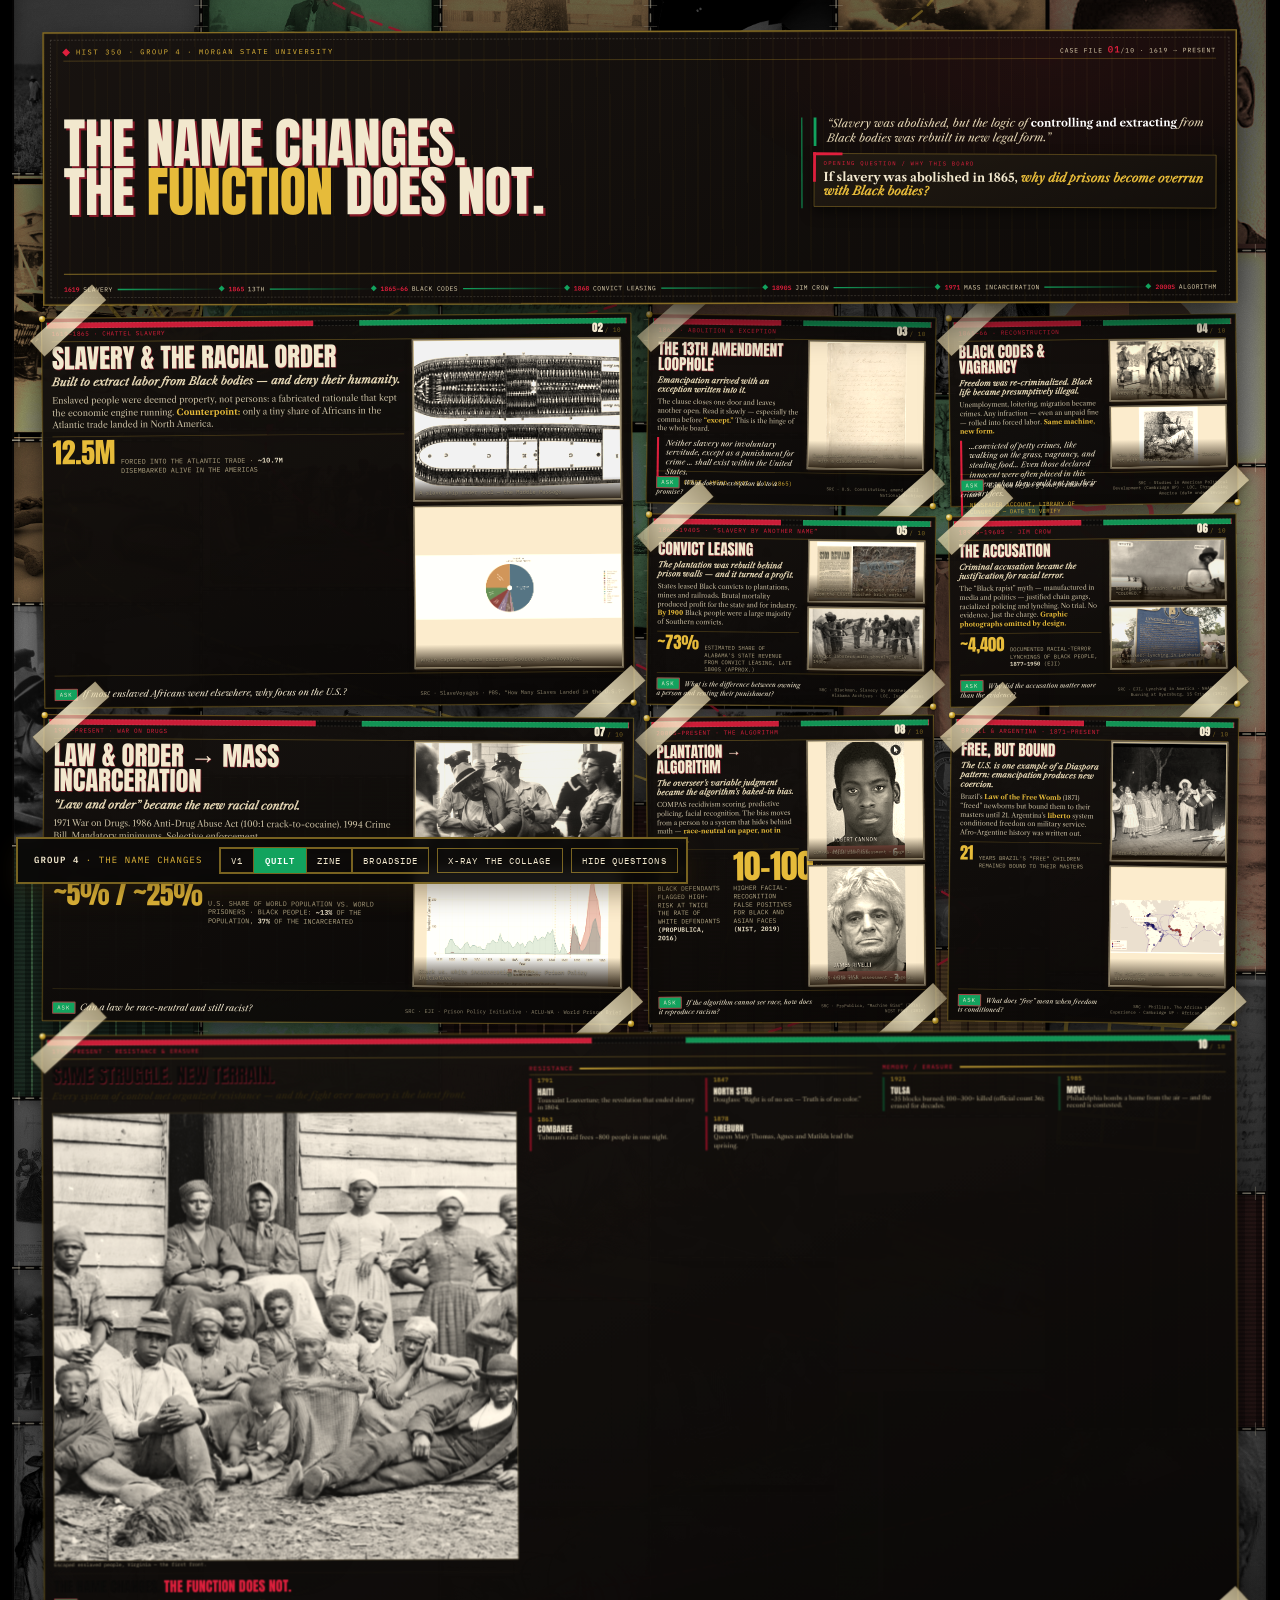
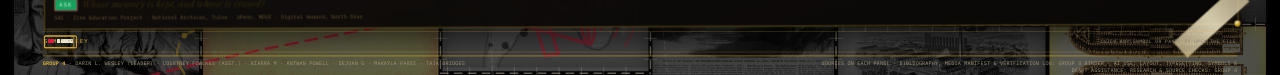
<file: infographic/_combined_test.html>
<!doctype html>
<html lang="en">
<head>
<meta charset="utf-8">
<meta name="viewport" content="width=device-width, initial-scale=1">
<title>Group 4 · The Name Changes / The Function Does Not</title>
<link rel="stylesheet" href="assets/fonts/fonts.css">
<link rel="stylesheet" href="assets/fonts/caslon.css">
<link rel="stylesheet" href="assets/board.css">
<link rel="stylesheet" href="assets/board_v4.css">
</head>
<body data-variant="a" data-layout="quilt">
<div class="holder"><div class="stage" id="stage">
  <div class="layout-set" data-set="v1"><div class="quilt" aria-hidden="true"><div class="patch t-ink" style="left:3px;top:-21px;width:270px;height:311px;background-image:url('../media/imagery.jpg')"></div><div class="patch t-gold" style="left:3px;top:296px;width:270px;height:313px;background-image:url('../media/slave_atlantic_trade_slave_ship.jpg')"></div><div class="patch t-ink" style="left:3px;top:615px;width:270px;height:245px;background-image:url('../media/escaped_enslaved_people_from_plantation_virgiana.jpg')"></div><div class="patch t-ink" style="left:3px;top:866px;width:270px;height:347px;background-image:url('../media/mlk_arrested.jpg')"></div><div class="patch swatch t-red" style="left:3px;top:1219px;width:270px;height:312px;"></div><div class="patch t-green" style="left:3px;top:1537px;width:270px;height:331px;background-image:url('assets/external/buffalo_soldier_25th.jpg')"></div><div class="patch t-ink" style="left:3px;top:1874px;width:270px;height:217px;background-image:url('assets/external/tulsa_ruins_after_mob.jpg')"></div><div class="patch t-ink" style="left:3px;top:2097px;width:270px;height:216px;background-image:url('../media/Slave%20Voyages%20Pie%20Chart.png')"></div><div class="patch t-ink" style="left:3px;top:2319px;width:270px;height:102px;background-image:url('../media/inarcerated_laborers_from-louisiana-state-penitentiary-angola.png')"></div><div class="patch t-gold" style="left:279px;top:-21px;width:310px;height:311px;background-image:url('../media/moneyreward.jpg')"></div><div class="patch t-ink" style="left:279px;top:296px;width:310px;height:361px;background-image:url('../media/ChatahoocheebricksEnglishWeb-768x576.jpg')"></div><div class="patch t-ink" style="left:279px;top:663px;width:310px;height:224px;background-image:url('../media/fountain_seg.jpg')"></div><div class="patch t-green" style="left:279px;top:893px;width:310px;height:248px;background-image:url('../media/prsion_blck_vs_white.png')"></div><div class="patch swatch t-red" style="left:279px;top:1147px;width:310px;height:199px;"></div><div class="patch t-ink" style="left:279px;top:1352px;width:310px;height:321px;background-image:url('assets/external/shackles_pre1860.jpg')"></div><div class="patch t-gold" style="left:279px;top:1679px;width:310px;height:230px;background-image:url('../media/african_american_convicts_w_shovels.jpg')"></div><div class="patch t-ink" style="left:279px;top:1915px;width:310px;height:340px;background-image:url('../media/letohatchee.jpg')"></div><div class="patch t-ink" style="left:279px;top:2261px;width:310px;height:160px;background-image:url('../media/south_carolina_first_slave_law.jpg')"></div><div class="patch t-ink" style="left:595px;top:-21px;width:278px;height:350px;background-image:url('assets/external/tulsa_ruins_after_riot.jpg')"></div><div class="patch t-ink" style="left:595px;top:335px;width:278px;height:310px;background-image:url('assets/external/on_the_chain_gang.jpg')"></div><div class="patch t-red" style="left:595px;top:651px;width:278px;height:292px;background-image:url('../media/emancipation_proclamation.jpg')"></div><div class="patch t-gold" style="left:595px;top:949px;width:278px;height:361px;background-image:url('../media/one_vote_less.jpg')"></div><div class="patch swatch t-green" style="left:595px;top:1316px;width:278px;height:204px;"></div><div class="patch t-ink" style="left:595px;top:1526px;width:278px;height:259px;background-image:url('assets/external/tulsa_furniture_street.jpg')"></div><div class="patch t-red" style="left:595px;top:1791px;width:278px;height:352px;background-image:url('../media/afroargentines_playing_candombe_porteno_near_bonfire_of_sain_john.jpg')"></div><div class="patch t-red" style="left:595px;top:2149px;width:278px;height:227px;background-image:url('assets/external/chain_gang_thomasville.jpg')"></div><div class="patch t-green" style="left:595px;top:2382px;width:278px;height:39px;background-image:url('assets/external/tulsa_greenwood_burning.jpg')"></div><div class="patch t-ink" style="left:879px;top:-21px;width:334px;height:359px;background-image:url('../media/risk_score_p1_2.png')"></div><div class="patch t-ink" style="left:879px;top:344px;width:334px;height:221px;background-image:url('../media/risk_score_p1_1.png')"></div><div class="patch t-ink" style="left:879px;top:571px;width:334px;height:363px;background-image:url('../media/imagery.jpg')"></div><div class="patch t-red" style="left:879px;top:940px;width:334px;height:230px;background-image:url('../media/slave_atlantic_trade_slave_ship.jpg')"></div><div class="patch swatch t-gold" style="left:879px;top:1176px;width:334px;height:344px;"></div><div class="patch t-ink" style="left:879px;top:1526px;width:334px;height:244px;background-image:url('../media/mlk_arrested.jpg')"></div><div class="patch t-gold" style="left:879px;top:1776px;width:334px;height:369px;background-image:url('../media/Slave%20Voyages%20Map.png')"></div><div class="patch t-green" style="left:879px;top:2151px;width:334px;height:270px;background-image:url('assets/external/buffalo_soldier_25th.jpg')"></div><div class="patch t-ink" style="left:1219px;top:-21px;width:291px;height:205px;background-image:url('assets/external/tulsa_ruins_after_mob.jpg')"></div><div class="patch t-green" style="left:1219px;top:190px;width:291px;height:364px;background-image:url('../media/Slave%20Voyages%20Pie%20Chart.png')"></div><div class="patch t-ink" style="left:1219px;top:560px;width:291px;height:313px;background-image:url('../media/inarcerated_laborers_from-louisiana-state-penitentiary-angola.png')"></div><div class="patch t-green" style="left:1219px;top:879px;width:291px;height:211px;background-image:url('../media/moneyreward.jpg')"></div><div class="patch t-red" style="left:1219px;top:1096px;width:291px;height:312px;background-image:url('../media/ChatahoocheebricksEnglishWeb-768x576.jpg')"></div><div class="patch swatch t-green" style="left:1219px;top:1414px;width:291px;height:202px;"></div><div class="patch t-red" style="left:1219px;top:1622px;width:291px;height:350px;background-image:url('../media/prsion_blck_vs_white.png')"></div><div class="patch t-gold" style="left:1219px;top:1978px;width:291px;height:224px;background-image:url('assets/external/freedmen_school_richmond.jpg')"></div><div class="patch t-red" style="left:1219px;top:2208px;width:291px;height:213px;background-image:url('assets/external/shackles_pre1860.jpg')"></div><div class="patch t-gold" style="left:1516px;top:-21px;width:281px;height:340px;background-image:url('../media/african_american_convicts_w_shovels.jpg')"></div><div class="patch t-ink" style="left:1516px;top:325px;width:281px;height:256px;background-image:url('../media/letohatchee.jpg')"></div><div class="patch t-green" style="left:1516px;top:587px;width:281px;height:237px;background-image:url('../media/south_carolina_first_slave_law.jpg')"></div><div class="patch t-ink" style="left:1516px;top:830px;width:281px;height:257px;background-image:url('assets/external/tulsa_ruins_after_riot.jpg')"></div><div class="patch t-ink" style="left:1516px;top:1093px;width:281px;height:338px;background-image:url('assets/external/on_the_chain_gang.jpg')"></div><div class="patch swatch t-green" style="left:1516px;top:1437px;width:281px;height:374px;"></div><div class="patch t-green" style="left:1516px;top:1817px;width:281px;height:269px;background-image:url('../media/one_vote_less.jpg')"></div><div class="patch t-ink" style="left:1516px;top:2092px;width:281px;height:329px;background-image:url('../media/angola_prison_guard_tower.png')"></div></div>
<section class="banner lay-v1" data-panel="p1" tabindex="0" role="button"
  aria-label="Open the thesis banner"
  style="left:44px;top:44px;width:1712px;height:372px">
  <div class="mast-top">
    <div class="kicker"><span class="dot"></span>HIST 350 · GROUP 4 · MORGAN STATE UNIVERSITY</div>
    <div class="filetag">CASE FILE <b>01</b>/10 · 1619 → PRESENT</div>
  </div>
  <div class="mast-grid">
    <h1 class="b-title"><span>THE NAME CHANGES.</span><span>THE <em>FUNCTION</em> DOES NOT.</span></h1>
    <div class="mast-side">
      <p class="thesis">“Slavery was abolished, but the logic of <b>controlling and extracting</b> from Black bodies was rebuilt in new legal form.”</p>
      <div class="case">
        <div class="label">Opening question / why this board</div>
        <p class="q">If slavery was abolished in 1865, <em>why did prisons become overrun with Black bodies?</em></p>
      </div>
    </div>
  </div>
  <div class="era-strip">
    <span class="e"><b>1619</b> SLAVERY</span><span class="dash"></span>
    <span class="e"><b>1865</b> 13TH</span><span class="dash"></span>
    <span class="e"><b>1865–66</b> BLACK CODES</span><span class="dash"></span>
    <span class="e"><b>1868</b> CONVICT LEASING</span><span class="dash"></span>
    <span class="e"><b>1890s</b> JIM CROW</span><span class="dash"></span>
    <span class="e"><b>1971</b> MASS INCARCERATION</span><span class="dash"></span>
    <span class="e"><b>2000s</b> ALGORITHM</span>
  </div>
  <div class="mast-badge"><span>SIX AREAS</span><b>ONE FUNCTION</b></div>
</section>
<article class="panel p-lg lay-v1" data-panel="p2" data-size="lg"
  tabindex="0" role="button" aria-label="Open panel 02: SLAVERY &amp; THE RACIAL ORDER"
  style="left:44px;top:436px;width:842px;height:386px;--rot:0deg;z-index:6;">
  <span class="tape tl"></span><span class="tape br"></span>
  <span class="pin a"></span><span class="pin b"></span>
  <header class="p-head">
    <div class="era">1619–1865 · CHATTEL SLAVERY</div>
    <div class="pnum"><b>02</b><span>/ 10</span></div>
  </header>
  <div class="p-main">
    <h2 class="p-title">SLAVERY & THE RACIAL ORDER</h2>
    <p class="p-arg">Built to extract labor from Black bodies — and deny their humanity.</p>
    <p class="p-facts">Enslaved people were deemed property, not persons: a fabricated rationale that kept the economic engine running. <b>Counterpoint:</b> only a tiny share of Africans in the Atlantic trade landed in North America.</p>
    <div class="p-stat"><div class="stat-v">12.5M</div><div class="stat-l">forced into the Atlantic trade · <b>~10.7M</b> disembarked alive in the Americas</div></div>
  </div>
  <div class="p-media"><figure class=""><img src="../media/slave_atlantic_trade_slave_ship.jpg" alt="A slave ship under sail — the Middle Passage."><figcaption>A slave ship under sail — the Middle Passage.</figcaption></figure><figure class="fit"><img src="../media/Slave%20Voyages%20Pie%20Chart.png" alt="Where captives were carried. Source: SlaveVoyages."><figcaption>Where captives were carried. Source: SlaveVoyages.</figcaption></figure></div>
  <div class="p-foot">
    <p class="ask"><span class="asktag">ASK</span>If most enslaved Africans went elsewhere, why focus on the U.S.?</p>
    <p class="src">SRC · SlaveVoyages · PBS, “How Many Slaves Landed in the U.S.?”</p>
  </div>
</article>
<article class="panel p-lg lay-v1" data-panel="p3" data-size="lg"
  tabindex="0" role="button" aria-label="Open panel 03: THE 13TH AMENDMENT LOOPHOLE"
  style="left:914px;top:436px;width:842px;height:386px;--rot:0deg;z-index:5;">
  <span class="tape tl"></span><span class="tape br"></span>
  <span class="pin a"></span><span class="pin b"></span>
  <header class="p-head">
    <div class="era">1865 · ABOLITION & EXCEPTION</div>
    <div class="pnum"><b>03</b><span>/ 10</span></div>
  </header>
  <div class="p-main">
    <h2 class="p-title">THE 13TH AMENDMENT LOOPHOLE</h2>
    <p class="p-arg">Emancipation arrived with an exception written into it.</p>
    <p class="p-facts">The clause closes one door and leaves another open. Read it slowly — especially the comma before <b>“except.”</b> This is the hinge of the whole board.</p>
    <blockquote class="quote"><q>Neither slavery nor involuntary servitude, except as a punishment for crime … shall exist within the United States.</q><cite>U.S. Const. amend. XIII, § 1 (1865)</cite></blockquote>
  </div>
  <div class="p-media"><figure class="fit"><img src="../media/emancipation_proclamation.jpg" alt="Emancipation Proclamation, 1863. Freedom — with a clause attached."><figcaption>Emancipation Proclamation, 1863. Freedom — with a clause attached.</figcaption></figure></div>
  <div class="p-foot">
    <p class="ask"><span class="asktag">ASK</span>What does an exception do to a promise?</p>
    <p class="src">SRC · U.S. Constitution, amend. XIII · National Archives</p>
  </div>
</article>
<article class="panel p-lg lay-v1" data-panel="p4" data-size="lg"
  tabindex="0" role="button" aria-label="Open panel 04: BLACK CODES &amp; VAGRANCY"
  style="left:44px;top:832px;width:842px;height:386px;--rot:0deg;z-index:5;">
  <span class="tape tl"></span><span class="tape br"></span>
  <span class="pin a"></span><span class="pin b"></span>
  <header class="p-head">
    <div class="era">1865–66 · RECONSTRUCTION</div>
    <div class="pnum"><b>04</b><span>/ 10</span></div>
  </header>
  <div class="p-main">
    <h2 class="p-title">BLACK CODES & VAGRANCY</h2>
    <p class="p-arg">Freedom was re-criminalized. Black life became presumptively illegal.</p>
    <p class="p-facts">Unemployment, loitering, migration became crimes. Any infraction — even an unpaid fine — rolled into forced labor. <b>Same machine, new form.</b></p>
    <blockquote class="quote"><q>…convicted of petty crimes, like walking on the grass, vagrancy, and stealing food… Even those declared innocent were often placed in this system when they could not pay their court fees.</q><cite>Newspaper account, Library of Congress — date to verify</cite></blockquote>
  </div>
  <div class="p-media"><figure class="fit"><img src="../media/imagery.jpg" alt="Newspaper: “free as air” — and “spot every leading Radical negro.”"><figcaption>Newspaper: “free as air” — and “spot every leading Radical negro.”</figcaption></figure><figure class="fit"><img src="../media/one_vote_less.jpg" alt="“One Vote Less.” Richmond Whig — freedom met with subtraction."><figcaption>“One Vote Less.” Richmond Whig — freedom met with subtraction.</figcaption></figure></div>
  <div class="p-foot">
    <p class="ask"><span class="asktag">ASK</span>Can you be free if your freedom is a crime?</p>
    <p class="src">SRC · Studies in American Political Development (Cambridge UP) · LOC, Chronicling America (date under review)</p>
  </div>
</article>
<article class="panel p-lg lay-v1" data-panel="p5" data-size="lg"
  tabindex="0" role="button" aria-label="Open panel 05: CONVICT LEASING"
  style="left:914px;top:832px;width:842px;height:386px;--rot:0deg;z-index:5;">
  <span class="tape tl"></span><span class="tape br"></span>
  <span class="pin a"></span><span class="pin b"></span>
  <header class="p-head">
    <div class="era">1868–1940s · “SLAVERY BY ANOTHER NAME”</div>
    <div class="pnum"><b>05</b><span>/ 10</span></div>
  </header>
  <div class="p-main">
    <h2 class="p-title">CONVICT LEASING</h2>
    <p class="p-arg">The plantation was rebuilt behind prison walls — and it turned a profit.</p>
    <p class="p-facts">States leased Black convicts to plantations, mines and railroads. Brutal mortality produced profit for the state and for industry. <b>By 1900</b> Black people were a large majority of Southern convicts.</p>
    <div class="p-stat"><div class="stat-v">~73%</div><div class="stat-l">estimated share of Alabama's state revenue from convict leasing, late 1800s (approx.)</div></div>
  </div>
  <div class="p-media"><figure class="fit"><img src="../media/moneyreward.jpg" alt="Reward poster: five escaped convicts from the Chattahoochee brick works."><figcaption>Reward poster: five escaped convicts from the Chattahoochee brick works.</figcaption></figure><figure class=""><img src="../media/african_american_convicts_w_shovels.jpg" alt="Convict laborers with shovels, early 1900s."><figcaption>Convict laborers with shovels, early 1900s.</figcaption></figure></div>
  <div class="p-foot">
    <p class="ask"><span class="asktag">ASK</span>What is the difference between owning a person and renting their punishment?</p>
    <p class="src">SRC · Blackmon, Slavery by Another Name · Alabama Archives · LOC, Inside Adams</p>
  </div>
</article>
<article class="panel p-lg lay-v1" data-panel="p6" data-size="lg"
  tabindex="0" role="button" aria-label="Open panel 06: THE ACCUSATION"
  style="left:44px;top:1228px;width:842px;height:386px;--rot:0deg;z-index:5;">
  <span class="tape tl"></span><span class="tape br"></span>
  <span class="pin a"></span><span class="pin b"></span>
  <header class="p-head">
    <div class="era">1890s–1960s · JIM CROW</div>
    <div class="pnum"><b>06</b><span>/ 10</span></div>
  </header>
  <div class="p-main">
    <h2 class="p-title">THE ACCUSATION</h2>
    <p class="p-arg">Criminal accusation became the justification for racial terror.</p>
    <p class="p-facts">The “Black rapist” myth — manufactured in media and politics — justified chain gangs, racialized policing and lynching. No trial. No evidence. Just the charge. <b>Graphic photographs omitted by design.</b></p>
    <div class="p-stat"><div class="stat-v">~4,400</div><div class="stat-l">documented racial-terror lynchings of Black people, <b>1877–1950</b> (EJI)</div></div>
  </div>
  <div class="p-media"><figure class=""><img src="../media/fountain_seg.jpg" alt="Segregated fountain: “WHITE” / “COLORED.”"><figcaption>Segregated fountain: “WHITE” / “COLORED.”</figcaption></figure><figure class=""><img src="../media/letohatchee.jpg" alt="EJI marker: lynching in Letohatchee, Alabama, 1900."><figcaption>EJI marker: lynching in Letohatchee, Alabama, 1900.</figcaption></figure></div>
  <div class="p-foot">
    <p class="ask"><span class="asktag">ASK</span>Why did the accusation matter more than the evidence?</p>
    <p class="src">SRC · EJI, Lynching in America · NAACP, The Burning at Dyersburg, 15 Crisis (1917)</p>
  </div>
</article>
<article class="panel p-lg lay-v1" data-panel="p7" data-size="lg"
  tabindex="0" role="button" aria-label="Open panel 07: LAW &amp;amp; ORDER → MASS INCARCERATION"
  style="left:914px;top:1228px;width:842px;height:386px;--rot:0deg;z-index:6;">
  <span class="tape tl"></span><span class="tape br"></span>
  <span class="pin a"></span><span class="pin b"></span>
  <header class="p-head">
    <div class="era">1971–PRESENT · WAR ON DRUGS</div>
    <div class="pnum"><b>07</b><span>/ 10</span></div>
  </header>
  <div class="p-main">
    <h2 class="p-title">LAW &amp; ORDER → MASS INCARCERATION</h2>
    <p class="p-arg">“Law and order” became the new racial control.</p>
    <p class="p-facts">1971 War on Drugs. 1986 Anti-Drug Abuse Act (100:1 crack-to-cocaine). 1994 Crime Bill. Mandatory minimums. Selective enforcement.<span class='pq'>“We could arrest their leaders, raid their homes… Did we know we were lying about the drugs? Of course we did.” — John Ehrlichman (attributed/reported; disputed)</span></p>
    <div class="p-stat"><div class="stat-v">~5% / ~25%</div><div class="stat-l">U.S. share of world population vs. world prisoners · Black people: <b>~13%</b> of the population, <b>37%</b> of the incarcerated</div></div>
  </div>
  <div class="p-media"><figure class=""><img src="../media/mlk_arrested.jpg" alt="Dr. King arrested — the “law and order” era."><figcaption>Dr. King arrested — the “law and order” era.</figcaption></figure><figure class="fit"><img src="../media/prsion_blck_vs_white.png" alt="Black vs. white incarceration. Source: Prison Policy Initiative."><figcaption>Black vs. white incarceration. Source: Prison Policy Initiative.</figcaption></figure></div>
  <div class="p-foot">
    <p class="ask"><span class="asktag">ASK</span>Can a law be race-neutral and still racist?</p>
    <p class="src">SRC · EJI · Prison Policy Initiative · ACLU-WA · World Prison Brief</p>
  </div>
</article>
<article class="panel p-lg lay-v1" data-panel="p8" data-size="lg"
  tabindex="0" role="button" aria-label="Open panel 08: PLANTATION → ALGORITHM"
  style="left:44px;top:1624px;width:842px;height:386px;--rot:0deg;z-index:5;">
  <span class="tape tl"></span><span class="tape br"></span>
  <span class="pin a"></span><span class="pin b"></span>
  <header class="p-head">
    <div class="era">2000s–PRESENT · THE ALGORITHM</div>
    <div class="pnum"><b>08</b><span>/ 10</span></div>
  </header>
  <div class="p-main">
    <h2 class="p-title">PLANTATION → ALGORITHM</h2>
    <p class="p-arg">The overseer's variable judgment became the algorithm's baked-in bias.</p>
    <p class="p-facts">COMPAS recidivism scoring, predictive policing, facial recognition. The bias moves from a person to a system that hides behind math — <b>race-neutral on paper, not in outcome.</b></p>
    <div class="p-stat duo"><div class="su"><div class="stat-v">2×</div><div class="stat-l">Black defendants flagged high-risk at twice the rate of white defendants <b>(ProPublica, 2016)</b></div></div><div class="su"><div class="stat-v">10–100×</div><div class="stat-l">higher facial-recognition false positives for Black and Asian faces <b>(NIST, 2019)</b></div></div></div>
  </div>
  <div class="p-media"><figure class="fit"><img src="../media/risk_score_p1_1.png" alt="COMPAS-style risk assessment — page 1."><figcaption>COMPAS-style risk assessment — page 1.</figcaption></figure><figure class="fit"><img src="../media/risk_score_p1_2.png" alt="COMPAS-style risk assessment — page 2."><figcaption>COMPAS-style risk assessment — page 2.</figcaption></figure></div>
  <div class="p-foot">
    <p class="ask"><span class="asktag">ASK</span>If the algorithm cannot see race, how does it reproduce racism?</p>
    <p class="src">SRC · ProPublica, “Machine Bias” (2016) · NIST FRVT (2019)</p>
  </div>
</article>
<article class="panel p-lg lay-v1" data-panel="p9" data-size="lg"
  tabindex="0" role="button" aria-label="Open panel 09: FREE, BUT BOUND"
  style="left:914px;top:1624px;width:842px;height:386px;--rot:0deg;z-index:5;">
  <span class="tape tl"></span><span class="tape br"></span>
  <span class="pin a"></span><span class="pin b"></span>
  <header class="p-head">
    <div class="era">BRAZIL & ARGENTINA · 1871–PRESENT</div>
    <div class="pnum"><b>09</b><span>/ 10</span></div>
  </header>
  <div class="p-main">
    <h2 class="p-title">FREE, BUT BOUND</h2>
    <p class="p-arg">The U.S. is one example of a Diaspora pattern: emancipation produces new coercion.</p>
    <p class="p-facts">Brazil's <b>Law of the Free Womb</b> (1871) “freed” newborns but bound them to their masters until 21. Argentina's <b>liberto</b> system conditioned freedom on military service. Afro-Argentine history was written out.</p>
    <div class="p-stat"><div class="stat-v">21</div><div class="stat-l">years Brazil's “free” children remained bound to their masters</div></div>
  </div>
  <div class="p-media"><figure class=""><img src="../media/afroargentines_playing_candombe_porteno_near_bonfire_of_sain_john.jpg" alt="Afro-Argentine candombe, Buenos Aires."><figcaption>Afro-Argentine candombe, Buenos Aires.</figcaption></figure><figure class="fit"><img src="../media/Slave%20Voyages%20Map.png" alt="The Atlantic system, 1514–1866. Source: SlaveVoyages."><figcaption>The Atlantic system, 1514–1866. Source: SlaveVoyages.</figcaption></figure></div>
  <div class="p-foot">
    <p class="ask"><span class="asktag">ASK</span>What does “free” mean when freedom is conditioned?</p>
    <p class="src">SRC · Phillips, The African Diaspora Experience · Cambridge UP · African Arguments</p>
  </div>
</article>
<article class="panel p10 p-xl lay-v1" data-panel="p10" data-size="xl"
  tabindex="0" role="button" aria-label="Open panel 10: resistance and memory"
  style="left:44px;top:2020px;width:1712px;height:250px;--rot:0deg;z-index:6;">
  <span class="tape tl"></span><span class="tape br"></span>
  <span class="pin a"></span><span class="pin b"></span>
  <header class="p-head">
    <div class="era">1791–PRESENT · RESISTANCE & ERASURE</div>
    <div class="pnum"><b>10</b><span>/ 10</span></div>
  </header>
  <div class="w-body">
    <div class="w-left">
      <h2 class="p-title">SAME STRUGGLE. NEW TERRAIN.</h2>
      <p class="p-arg">Every system of control met organized resistance — and the fight over memory is the latest front.</p>
      <div class="p10-media"><figure class=""><img src="../media/escaped_enslaved_people_from_plantation_virgiana.jpg" alt="Escaped enslaved people, Virginia — the first front."><figcaption>Escaped enslaved people, Virginia — the first front.</figcaption></figure></div>
      <div class="w-close">
        <div class="closing">THE NAME CHANGES. <span>THE FUNCTION DOES NOT.</span></div>
        <p class="ask"><span class="asktag">ASK</span>Whose memory is kept, and whose is erased?</p>
        <p class="src">SRC · Zinn Education Project · National Archives, Tulsa · UPenn, MOVE · Digital Howard, North Star</p>
      </div>
    </div>
    <div class="res">
      <div class="res-block"><h3>Resistance</h3><div class="res-grid"><div class="res-item"><div class="y">1791</div><div class="t">HAITI</div><div class="d">Toussaint Louverture; the revolution that ended slavery in 1804.</div></div><div class="res-item"><div class="y">1847</div><div class="t">NORTH STAR</div><div class="d">Douglass: “Right is of no sex — Truth is of no color.”</div></div><div class="res-item"><div class="y">1863</div><div class="t">COMBAHEE</div><div class="d">Tubman's raid frees ~800 people in one night.</div></div><div class="res-item"><div class="y">1878</div><div class="t">FIREBURN</div><div class="d">Queen Mary Thomas, Agnes and Matilda lead the uprising.</div></div></div></div>
      <div class="mem-block"><h3>Memory / erasure</h3><div class="mem-grid"><div class="mem-item"><div class="y">1921</div><div class="t">TULSA</div><div class="d">~35 blocks burned; 100–300+ killed (official count 36); erased for decades.</div></div><div class="mem-item"><div class="y">1985</div><div class="t">MOVE</div><div class="d">Philadelphia bombs a home from the air — and the record is contested.</div></div></div></div>
    </div>
  </div>
</article><div class="legend" style="left:44px;top:2276px;width:1712px;height:24px"><span class="legend-lbl">SYMBOL KEY</span><button class="symkey" type="button" data-symkey="globe" title="PAN-AFRICAN GLOBE"><b>01</b>GLOBE</button><button class="symkey" type="button" data-symkey="fist" title="THE RAISED FIST"><b>02</b>FIST</button><button class="symkey" type="button" data-symkey="broken-chain" title="THE BROKEN CHAIN"><b>03</b>CHAIN</button><button class="symkey" type="button" data-symkey="torch" title="THE TORCH"><b>04</b>TORCH</button><button class="symkey" type="button" data-symkey="kente" title="KENTE PATTERN"><b>05</b>KENTE</button><button class="symkey" type="button" data-symkey="dove" title="THE DOVE"><b>06</b>DOVE</button><button class="symkey" type="button" data-symkey="megaphone" title="THE MEGAPHONE"><b>07</b>VOICE</button><button class="symkey" type="button" data-symkey="barbed-wire" title="BARBED WIRE"><b>08</b>WIRE</button><button class="symkey" type="button" data-symkey="poppy" title="THE POPPY"><b>09</b>POPPY</button><button class="symkey" type="button" data-symkey="open-hands" title="OPEN HANDS"><b>10</b>HANDS</button><span class="legend-note">CLICK ANY SYMBOL OR PANEL TO OPEN THE FILE</span></div>
<div class="footer" style="left:44px;top:2298px;width:1712px">
  <div><b>GROUP 4</b> · DARIN L. WESLEY (LEADER) · COURTNEY FOWLKES (ASST.) · KIARRA M · ANTWAN POWELL · DEJUAN G · MAKAYLA PARSI · TAJA BRIDGES</div>
  <div class="r">SOURCES ON EACH PANEL · BIBLIOGRAPHY, MEDIA MANIFEST &amp; VERIFICATION LOG: GROUP 4 BINDER · AI USE: LAYOUT, TYPESETTING, SYMBOLS &amp; DRAFT ASSISTANCE; RESEARCH &amp; SOURCE CHECKS: GROUP 4</div>
</div></div><div class="layout-set" data-set="quilt"><div class="quilt" aria-hidden="true"><div class="patch t-ink" style="left:3px;top:-21px;width:265px;height:267px;background-image:url('../media/inarcerated_laborers_from-louisiana-state-penitentiary-angola.png')"></div><div class="patch t-gold" style="left:3px;top:252px;width:265px;height:376px;background-image:url('assets/external/tulsa_furniture_street.jpg')"></div><div class="patch t-gold" style="left:3px;top:634px;width:265px;height:229px;background-image:url('assets/external/shackles_pre1860.jpg')"></div><div class="patch t-ink" style="left:3px;top:869px;width:265px;height:340px;background-image:url('../media/mlk_arrested.jpg')"></div><div class="patch swatch t-green" style="left:3px;top:1215px;width:265px;height:356px"></div><div class="patch t-ink" style="left:3px;top:1577px;width:265px;height:237px;background-image:url('assets/external/freedmen_school_richmond.jpg')"></div><div class="patch t-ink" style="left:3px;top:1820px;width:265px;height:217px;background-image:url('assets/external/tulsa_greenwood_burning.jpg')"></div><div class="patch t-ink" style="left:3px;top:2043px;width:265px;height:359px;background-image:url('../media/imagery.jpg')"></div><div class="patch t-gold" style="left:3px;top:2408px;width:265px;height:13px;background-image:url('assets/external/chain_gang_thomasville.jpg')"></div><div class="patch t-green" style="left:274px;top:-21px;width:337px;height:287px;background-image:url('assets/external/buffalo_soldier_25th.jpg')"></div><div class="patch t-green" style="left:274px;top:272px;width:337px;height:340px;background-image:url('../media/letohatchee.jpg')"></div><div class="patch t-red" style="left:274px;top:618px;width:337px;height:223px;background-image:url('../media/african_american_convicts_w_shovels.jpg')"></div><div class="patch t-ink" style="left:274px;top:847px;width:337px;height:264px;background-image:url('assets/external/tulsa_ruins_after_mob.jpg')"></div><div class="patch swatch t-green" style="left:274px;top:1117px;width:337px;height:288px"></div><div class="patch t-green" style="left:274px;top:1411px;width:337px;height:307px;background-image:url('../media/ChatahoocheebricksEnglishWeb-768x576.jpg')"></div><div class="patch t-green" style="left:274px;top:1724px;width:337px;height:350px;background-image:url('../media/risk_score_p1_1.png')"></div><div class="patch t-ink" style="left:274px;top:2080px;width:337px;height:232px;background-image:url('../media/Slave%20Voyages%20Pie%20Chart.png')"></div><div class="patch t-gold" style="left:274px;top:2318px;width:337px;height:103px;background-image:url('../media/emancipation_proclamation.jpg')"></div><div class="patch t-gold" style="left:617px;top:-21px;width:295px;height:288px;background-image:url('assets/external/on_the_chain_gang.jpg')"></div><div class="patch t-green" style="left:617px;top:273px;width:295px;height:331px;background-image:url('../media/south_carolina_first_slave_law.jpg')"></div><div class="patch t-green" style="left:617px;top:610px;width:295px;height:301px;background-image:url('assets/external/tulsa_ruins_after_riot.jpg')"></div><div class="patch t-ink" style="left:617px;top:917px;width:295px;height:232px;background-image:url('../media/risk_score_p1_2.png')"></div><div class="patch swatch t-red" style="left:617px;top:1155px;width:295px;height:337px"></div><div class="patch t-red" style="left:617px;top:1498px;width:295px;height:361px;background-image:url('../media/one_vote_less.jpg')"></div><div class="patch t-green" style="left:617px;top:1865px;width:295px;height:293px;background-image:url('../media/prsion_blck_vs_white.png')"></div><div class="patch t-ink" style="left:617px;top:2164px;width:295px;height:231px;background-image:url('../media/Slave%20Voyages%20Map.png')"></div><div class="patch t-ink" style="left:617px;top:2401px;width:295px;height:20px;background-image:url('../media/escaped_enslaved_people_from_plantation_virgiana.jpg')"></div><div class="patch t-ink" style="left:918px;top:-21px;width:260px;height:372px;background-image:url('../media/angola_prison_guard_tower.png')"></div><div class="patch t-red" style="left:918px;top:357px;width:260px;height:263px;background-image:url('../media/fountain_seg.jpg')"></div><div class="patch t-ink" style="left:918px;top:626px;width:260px;height:377px;background-image:url('../media/inarcerated_laborers_from-louisiana-state-penitentiary-angola.png')"></div><div class="patch t-ink" style="left:918px;top:1009px;width:260px;height:218px;background-image:url('assets/external/tulsa_furniture_street.jpg')"></div><div class="patch swatch t-gold" style="left:918px;top:1233px;width:260px;height:302px"></div><div class="patch t-ink" style="left:918px;top:1541px;width:260px;height:258px;background-image:url('../media/mlk_arrested.jpg')"></div><div class="patch t-ink" style="left:918px;top:1805px;width:260px;height:335px;background-image:url('../media/afroargentines_playing_candombe_porteno_near_bonfire_of_sain_john.jpg')"></div><div class="patch t-ink" style="left:918px;top:2146px;width:260px;height:275px;background-image:url('assets/external/freedmen_school_richmond.jpg')"></div><div class="patch t-gold" style="left:1184px;top:-21px;width:297px;height:282px;background-image:url('assets/external/tulsa_greenwood_burning.jpg')"></div><div class="patch t-ink" style="left:1184px;top:267px;width:297px;height:294px;background-image:url('../media/imagery.jpg')"></div><div class="patch t-green" style="left:1184px;top:567px;width:297px;height:231px;background-image:url('assets/external/chain_gang_thomasville.jpg')"></div><div class="patch t-red" style="left:1184px;top:804px;width:297px;height:252px;background-image:url('assets/external/buffalo_soldier_25th.jpg')"></div><div class="patch t-ink" style="left:1184px;top:1062px;width:297px;height:294px;background-image:url('../media/letohatchee.jpg')"></div><div class="patch swatch t-gold" style="left:1184px;top:1362px;width:297px;height:234px"></div><div class="patch t-red" style="left:1184px;top:1602px;width:297px;height:360px;background-image:url('assets/external/tulsa_ruins_after_mob.jpg')"></div><div class="patch t-green" style="left:1184px;top:1968px;width:297px;height:358px;background-image:url('../media/moneyreward.jpg')"></div><div class="patch t-ink" style="left:1184px;top:2332px;width:297px;height:89px;background-image:url('../media/ChatahoocheebricksEnglishWeb-768x576.jpg')"></div><div class="patch t-red" style="left:1487px;top:-21px;width:310px;height:377px;background-image:url('../media/risk_score_p1_1.png')"></div><div class="patch t-red" style="left:1487px;top:362px;width:310px;height:302px;background-image:url('../media/Slave%20Voyages%20Pie%20Chart.png')"></div><div class="patch t-red" style="left:1487px;top:670px;width:310px;height:379px;background-image:url('../media/emancipation_proclamation.jpg')"></div><div class="patch t-red" style="left:1487px;top:1055px;width:310px;height:337px;background-image:url('assets/external/on_the_chain_gang.jpg')"></div><div class="patch t-ink" style="left:1487px;top:1398px;width:310px;height:309px;background-image:url('../media/south_carolina_first_slave_law.jpg')"></div><div class="patch swatch t-red" style="left:1487px;top:1713px;width:310px;height:332px"></div><div class="patch t-ink" style="left:1487px;top:2051px;width:310px;height:274px;background-image:url('../media/risk_score_p1_2.png')"></div><div class="patch t-gold" style="left:1487px;top:2331px;width:310px;height:90px;background-image:url('../media/slave_atlantic_trade_slave_ship.jpg')"></div><svg class="stitching" viewBox="0 0 1800 2400" preserveAspectRatio="none"><path class="run" d="M271 0L271 2400M614 0L614 2400M915 0L915 2400M1181 0L1181 2400M0 249L271 249M0 631L271 631M0 866L271 866M0 1212L271 1212M0 1574L271 1574M0 1817L271 1817M0 2040L271 2040M271 269L614 269M271 615L614 615M271 844L614 844M271 1114L614 1114M271 1408L614 1408M271 1721L614 1721M271 2077L614 2077M271 2315L614 2315M614 270L915 270M614 607L915 607M614 914L915 914M614 1152L915 1152M614 1495L915 1495M614 1862L915 1862M614 2161L915 2161M614 2398L915 2398M915 354L1181 354M915 623L1181 623M915 1006L1181 1006M915 1230L1181 1230M915 1538L1181 1538M915 1802L1181 1802M915 2143L1181 2143M1181 264L1484 264M1181 564L1484 564M1181 801L1484 801M1181 1059L1484 1059M1181 1359L1484 1359M1181 1599L1484 1599M1181 1965L1484 1965M1181 2329L1484 2329M1484 359L1800 359M1484 667L1800 667M1484 1052L1800 1052M1484 1395L1800 1395M1484 1710L1800 1710M1484 2048L1800 2048M1484 2328L1800 2328"/><path class="tick" d="M262 8L280 8M262 38L280 38M262 68L280 68M262 98L280 98M262 128L280 128M262 158L280 158M262 188L280 188M262 218L280 218M262 248L280 248M262 278L280 278M262 308L280 308M262 338L280 338M262 368L280 368M262 398L280 398M262 428L280 428M262 458L280 458M262 488L280 488M262 518L280 518M262 548L280 548M262 578L280 578M262 608L280 608M262 638L280 638M262 668L280 668M262 698L280 698M262 728L280 728M262 758L280 758M262 788L280 788M262 818L280 818M262 848L280 848M262 878L280 878M262 908L280 908M262 938L280 938M262 968L280 968M262 998L280 998M262 1028L280 1028M262 1058L280 1058M262 1088L280 1088M262 1118L280 1118M262 1148L280 1148M262 1178L280 1178M262 1208L280 1208M262 1238L280 1238M262 1268L280 1268M262 1298L280 1298M262 1328L280 1328M262 1358L280 1358M262 1388L280 1388M262 1418L280 1418M262 1448L280 1448M262 1478L280 1478M262 1508L280 1508M262 1538L280 1538M262 1568L280 1568M262 1598L280 1598M262 1628L280 1628M262 1658L280 1658M262 1688L280 1688M262 1718L280 1718M262 1748L280 1748M262 1778L280 1778M262 1808L280 1808M262 1838L280 1838M262 1868L280 1868M262 1898L280 1898M262 1928L280 1928M262 1958L280 1958M262 1988L280 1988M262 2018L280 2018M262 2048L280 2048M262 2078L280 2078M262 2108L280 2108M262 2138L280 2138M262 2168L280 2168M262 2198L280 2198M262 2228L280 2228M262 2258L280 2258M262 2288L280 2288M262 2318L280 2318M262 2348L280 2348M262 2378L280 2378M605 8L623 8M605 38L623 38M605 68L623 68M605 98L623 98M605 128L623 128M605 158L623 158M605 188L623 188M605 218L623 218M605 248L623 248M605 278L623 278M605 308L623 308M605 338L623 338M605 368L623 368M605 398L623 398M605 428L623 428M605 458L623 458M605 488L623 488M605 518L623 518M605 548L623 548M605 578L623 578M605 608L623 608M605 638L623 638M605 668L623 668M605 698L623 698M605 728L623 728M605 758L623 758M605 788L623 788M605 818L623 818M605 848L623 848M605 878L623 878M605 908L623 908M605 938L623 938M605 968L623 968M605 998L623 998M605 1028L623 1028M605 1058L623 1058M605 1088L623 1088M605 1118L623 1118M605 1148L623 1148M605 1178L623 1178M605 1208L623 1208M605 1238L623 1238M605 1268L623 1268M605 1298L623 1298M605 1328L623 1328M605 1358L623 1358M605 1388L623 1388M605 1418L623 1418M605 1448L623 1448M605 1478L623 1478M605 1508L623 1508M605 1538L623 1538M605 1568L623 1568M605 1598L623 1598M605 1628L623 1628M605 1658L623 1658M605 1688L623 1688M605 1718L623 1718M605 1748L623 1748M605 1778L623 1778M605 1808L623 1808M605 1838L623 1838M605 1868L623 1868M605 1898L623 1898M605 1928L623 1928M605 1958L623 1958M605 1988L623 1988M605 2018L623 2018M605 2048L623 2048M605 2078L623 2078M605 2108L623 2108M605 2138L623 2138M605 2168L623 2168M605 2198L623 2198M605 2228L623 2228M605 2258L623 2258M605 2288L623 2288M605 2318L623 2318M605 2348L623 2348M605 2378L623 2378M906 8L924 8M906 38L924 38M906 68L924 68M906 98L924 98M906 128L924 128M906 158L924 158M906 188L924 188M906 218L924 218M906 248L924 248M906 278L924 278M906 308L924 308M906 338L924 338M906 368L924 368M906 398L924 398M906 428L924 428M906 458L924 458M906 488L924 488M906 518L924 518M906 548L924 548M906 578L924 578M906 608L924 608M906 638L924 638M906 668L924 668M906 698L924 698M906 728L924 728M906 758L924 758M906 788L924 788M906 818L924 818M906 848L924 848M906 878L924 878M906 908L924 908M906 938L924 938M906 968L924 968M906 998L924 998M906 1028L924 1028M906 1058L924 1058M906 1088L924 1088M906 1118L924 1118M906 1148L924 1148M906 1178L924 1178M906 1208L924 1208M906 1238L924 1238M906 1268L924 1268M906 1298L924 1298M906 1328L924 1328M906 1358L924 1358M906 1388L924 1388M906 1418L924 1418M906 1448L924 1448M906 1478L924 1478M906 1508L924 1508M906 1538L924 1538M906 1568L924 1568M906 1598L924 1598M906 1628L924 1628M906 1658L924 1658M906 1688L924 1688M906 1718L924 1718M906 1748L924 1748M906 1778L924 1778M906 1808L924 1808M906 1838L924 1838M906 1868L924 1868M906 1898L924 1898M906 1928L924 1928M906 1958L924 1958M906 1988L924 1988M906 2018L924 2018M906 2048L924 2048M906 2078L924 2078M906 2108L924 2108M906 2138L924 2138M906 2168L924 2168M906 2198L924 2198M906 2228L924 2228M906 2258L924 2258M906 2288L924 2288M906 2318L924 2318M906 2348L924 2348M906 2378L924 2378M1172 8L1190 8M1172 38L1190 38M1172 68L1190 68M1172 98L1190 98M1172 128L1190 128M1172 158L1190 158M1172 188L1190 188M1172 218L1190 218M1172 248L1190 248M1172 278L1190 278M1172 308L1190 308M1172 338L1190 338M1172 368L1190 368M1172 398L1190 398M1172 428L1190 428M1172 458L1190 458M1172 488L1190 488M1172 518L1190 518M1172 548L1190 548M1172 578L1190 578M1172 608L1190 608M1172 638L1190 638M1172 668L1190 668M1172 698L1190 698M1172 728L1190 728M1172 758L1190 758M1172 788L1190 788M1172 818L1190 818M1172 848L1190 848M1172 878L1190 878M1172 908L1190 908M1172 938L1190 938M1172 968L1190 968M1172 998L1190 998M1172 1028L1190 1028M1172 1058L1190 1058M1172 1088L1190 1088M1172 1118L1190 1118M1172 1148L1190 1148M1172 1178L1190 1178M1172 1208L1190 1208M1172 1238L1190 1238M1172 1268L1190 1268M1172 1298L1190 1298M1172 1328L1190 1328M1172 1358L1190 1358M1172 1388L1190 1388M1172 1418L1190 1418M1172 1448L1190 1448M1172 1478L1190 1478M1172 1508L1190 1508M1172 1538L1190 1538M1172 1568L1190 1568M1172 1598L1190 1598M1172 1628L1190 1628M1172 1658L1190 1658M1172 1688L1190 1688M1172 1718L1190 1718M1172 1748L1190 1748M1172 1778L1190 1778M1172 1808L1190 1808M1172 1838L1190 1838M1172 1868L1190 1868M1172 1898L1190 1898M1172 1928L1190 1928M1172 1958L1190 1958M1172 1988L1190 1988M1172 2018L1190 2018M1172 2048L1190 2048M1172 2078L1190 2078M1172 2108L1190 2108M1172 2138L1190 2138M1172 2168L1190 2168M1172 2198L1190 2198M1172 2228L1190 2228M1172 2258L1190 2258M1172 2288L1190 2288M1172 2318L1190 2318M1172 2348L1190 2348M1172 2378L1190 2378M10 240L10 258M42 240L42 258M74 240L74 258M106 240L106 258M138 240L138 258M170 240L170 258M202 240L202 258M234 240L234 258M10 622L10 640M42 622L42 640M74 622L74 640M106 622L106 640M138 622L138 640M170 622L170 640M202 622L202 640M234 622L234 640M10 857L10 875M42 857L42 875M74 857L74 875M106 857L106 875M138 857L138 875M170 857L170 875M202 857L202 875M234 857L234 875M10 1203L10 1221M42 1203L42 1221M74 1203L74 1221M106 1203L106 1221M138 1203L138 1221M170 1203L170 1221M202 1203L202 1221M234 1203L234 1221M10 1565L10 1583M42 1565L42 1583M74 1565L74 1583M106 1565L106 1583M138 1565L138 1583M170 1565L170 1583M202 1565L202 1583M234 1565L234 1583M10 1808L10 1826M42 1808L42 1826M74 1808L74 1826M106 1808L106 1826M138 1808L138 1826M170 1808L170 1826M202 1808L202 1826M234 1808L234 1826M10 2031L10 2049M42 2031L42 2049M74 2031L74 2049M106 2031L106 2049M138 2031L138 2049M170 2031L170 2049M202 2031L202 2049M234 2031L234 2049M281 260L281 278M313 260L313 278M345 260L345 278M377 260L377 278M409 260L409 278M441 260L441 278M473 260L473 278M505 260L505 278M537 260L537 278M569 260L569 278M601 260L601 278M281 606L281 624M313 606L313 624M345 606L345 624M377 606L377 624M409 606L409 624M441 606L441 624M473 606L473 624M505 606L505 624M537 606L537 624M569 606L569 624M601 606L601 624M281 835L281 853M313 835L313 853M345 835L345 853M377 835L377 853M409 835L409 853M441 835L441 853M473 835L473 853M505 835L505 853M537 835L537 853M569 835L569 853M601 835L601 853M281 1105L281 1123M313 1105L313 1123M345 1105L345 1123M377 1105L377 1123M409 1105L409 1123M441 1105L441 1123M473 1105L473 1123M505 1105L505 1123M537 1105L537 1123M569 1105L569 1123M601 1105L601 1123M281 1399L281 1417M313 1399L313 1417M345 1399L345 1417M377 1399L377 1417M409 1399L409 1417M441 1399L441 1417M473 1399L473 1417M505 1399L505 1417M537 1399L537 1417M569 1399L569 1417M601 1399L601 1417M281 1712L281 1730M313 1712L313 1730M345 1712L345 1730M377 1712L377 1730M409 1712L409 1730M441 1712L441 1730M473 1712L473 1730M505 1712L505 1730M537 1712L537 1730M569 1712L569 1730M601 1712L601 1730M281 2068L281 2086M313 2068L313 2086M345 2068L345 2086M377 2068L377 2086M409 2068L409 2086M441 2068L441 2086M473 2068L473 2086M505 2068L505 2086M537 2068L537 2086M569 2068L569 2086M601 2068L601 2086M281 2306L281 2324M313 2306L313 2324M345 2306L345 2324M377 2306L377 2324M409 2306L409 2324M441 2306L441 2324M473 2306L473 2324M505 2306L505 2324M537 2306L537 2324M569 2306L569 2324M601 2306L601 2324M624 261L624 279M656 261L656 279M688 261L688 279M720 261L720 279M752 261L752 279M784 261L784 279M816 261L816 279M848 261L848 279M880 261L880 279M624 598L624 616M656 598L656 616M688 598L688 616M720 598L720 616M752 598L752 616M784 598L784 616M816 598L816 616M848 598L848 616M880 598L880 616M624 905L624 923M656 905L656 923M688 905L688 923M720 905L720 923M752 905L752 923M784 905L784 923M816 905L816 923M848 905L848 923M880 905L880 923M624 1143L624 1161M656 1143L656 1161M688 1143L688 1161M720 1143L720 1161M752 1143L752 1161M784 1143L784 1161M816 1143L816 1161M848 1143L848 1161M880 1143L880 1161M624 1486L624 1504M656 1486L656 1504M688 1486L688 1504M720 1486L720 1504M752 1486L752 1504M784 1486L784 1504M816 1486L816 1504M848 1486L848 1504M880 1486L880 1504M624 1853L624 1871M656 1853L656 1871M688 1853L688 1871M720 1853L720 1871M752 1853L752 1871M784 1853L784 1871M816 1853L816 1871M848 1853L848 1871M880 1853L880 1871M624 2152L624 2170M656 2152L656 2170M688 2152L688 2170M720 2152L720 2170M752 2152L752 2170M784 2152L784 2170M816 2152L816 2170M848 2152L848 2170M880 2152L880 2170M624 2389L624 2407M656 2389L656 2407M688 2389L688 2407M720 2389L720 2407M752 2389L752 2407M784 2389L784 2407M816 2389L816 2407M848 2389L848 2407M880 2389L880 2407M925 345L925 363M957 345L957 363M989 345L989 363M1021 345L1021 363M1053 345L1053 363M1085 345L1085 363M1117 345L1117 363M1149 345L1149 363M925 614L925 632M957 614L957 632M989 614L989 632M1021 614L1021 632M1053 614L1053 632M1085 614L1085 632M1117 614L1117 632M1149 614L1149 632M925 997L925 1015M957 997L957 1015M989 997L989 1015M1021 997L1021 1015M1053 997L1053 1015M1085 997L1085 1015M1117 997L1117 1015M1149 997L1149 1015M925 1221L925 1239M957 1221L957 1239M989 1221L989 1239M1021 1221L1021 1239M1053 1221L1053 1239M1085 1221L1085 1239M1117 1221L1117 1239M1149 1221L1149 1239M925 1529L925 1547M957 1529L957 1547M989 1529L989 1547M1021 1529L1021 1547M1053 1529L1053 1547M1085 1529L1085 1547M1117 1529L1117 1547M1149 1529L1149 1547M925 1793L925 1811M957 1793L957 1811M989 1793L989 1811M1021 1793L1021 1811M1053 1793L1053 1811M1085 1793L1085 1811M1117 1793L1117 1811M1149 1793L1149 1811M925 2134L925 2152M957 2134L957 2152M989 2134L989 2152M1021 2134L1021 2152M1053 2134L1053 2152M1085 2134L1085 2152M1117 2134L1117 2152M1149 2134L1149 2152M1191 255L1191 273M1223 255L1223 273M1255 255L1255 273M1287 255L1287 273M1319 255L1319 273M1351 255L1351 273M1383 255L1383 273M1415 255L1415 273M1447 255L1447 273M1191 555L1191 573M1223 555L1223 573M1255 555L1255 573M1287 555L1287 573M1319 555L1319 573M1351 555L1351 573M1383 555L1383 573M1415 555L1415 573M1447 555L1447 573M1191 792L1191 810M1223 792L1223 810M1255 792L1255 810M1287 792L1287 810M1319 792L1319 810M1351 792L1351 810M1383 792L1383 810M1415 792L1415 810M1447 792L1447 810M1191 1050L1191 1068M1223 1050L1223 1068M1255 1050L1255 1068M1287 1050L1287 1068M1319 1050L1319 1068M1351 1050L1351 1068M1383 1050L1383 1068M1415 1050L1415 1068M1447 1050L1447 1068M1191 1350L1191 1368M1223 1350L1223 1368M1255 1350L1255 1368M1287 1350L1287 1368M1319 1350L1319 1368M1351 1350L1351 1368M1383 1350L1383 1368M1415 1350L1415 1368M1447 1350L1447 1368M1191 1590L1191 1608M1223 1590L1223 1608M1255 1590L1255 1608M1287 1590L1287 1608M1319 1590L1319 1608M1351 1590L1351 1608M1383 1590L1383 1608M1415 1590L1415 1608M1447 1590L1447 1608M1191 1956L1191 1974M1223 1956L1223 1974M1255 1956L1255 1974M1287 1956L1287 1974M1319 1956L1319 1974M1351 1956L1351 1974M1383 1956L1383 1974M1415 1956L1415 1974M1447 1956L1447 1974M1191 2320L1191 2338M1223 2320L1223 2338M1255 2320L1255 2338M1287 2320L1287 2338M1319 2320L1319 2338M1351 2320L1351 2338M1383 2320L1383 2338M1415 2320L1415 2338M1447 2320L1447 2338M1494 350L1494 368M1526 350L1526 368M1558 350L1558 368M1590 350L1590 368M1622 350L1622 368M1654 350L1654 368M1686 350L1686 368M1718 350L1718 368M1750 350L1750 368M1782 350L1782 368M1494 658L1494 676M1526 658L1526 676M1558 658L1558 676M1590 658L1590 676M1622 658L1622 676M1654 658L1654 676M1686 658L1686 676M1718 658L1718 676M1750 658L1750 676M1782 658L1782 676M1494 1043L1494 1061M1526 1043L1526 1061M1558 1043L1558 1061M1590 1043L1590 1061M1622 1043L1622 1061M1654 1043L1654 1061M1686 1043L1686 1061M1718 1043L1718 1061M1750 1043L1750 1061M1782 1043L1782 1061M1494 1386L1494 1404M1526 1386L1526 1404M1558 1386L1558 1404M1590 1386L1590 1404M1622 1386L1622 1404M1654 1386L1654 1404M1686 1386L1686 1404M1718 1386L1718 1404M1750 1386L1750 1404M1782 1386L1782 1404M1494 1701L1494 1719M1526 1701L1526 1719M1558 1701L1558 1719M1590 1701L1590 1719M1622 1701L1622 1719M1654 1701L1654 1719M1686 1701L1686 1719M1718 1701L1718 1719M1750 1701L1750 1719M1782 1701L1782 1719M1494 2039L1494 2057M1526 2039L1526 2057M1558 2039L1558 2057M1590 2039L1590 2057M1622 2039L1622 2057M1654 2039L1654 2057M1686 2039L1686 2057M1718 2039L1718 2057M1750 2039L1750 2057M1782 2039L1782 2057M1494 2319L1494 2337M1526 2319L1526 2337M1558 2319L1558 2337M1590 2319L1590 2337M1622 2319L1622 2337M1654 2319L1654 2337M1686 2319L1686 2337M1718 2319L1718 2337M1750 2319L1750 2337M1782 2319L1782 2337"/><path class="cross" d=""/><path class="thread" d="M420 -60C338 65 1289 177 1155 269C1187 400 468 517 369 613C297 779 973 928 1041 1050C868 1169 1533 1275 1359 1362C1172 1502 380 1628 528 1731C489 1849 1598 1954 1517 2041C1704 2194 257 2330 88 2443C52 2560 422 2664 595 2750"/><path class="thread gold" d="M1320 -60C1424 77 739 200 628 301C793 464 -57 610 90 730C-60 913 1012 1077 1080 1212C985 1372 1009 1516 1015 1634C1037 1772 1258 1895 1200 1997C1193 2129 418 2247 247 2344C102 2528 1518 2692 1341 2828"/><circle class="knot" cx="1155" cy="269" r="5"/><circle class="knot" cx="369" cy="613" r="5"/><circle class="knot" cx="1041" cy="1050" r="5"/><circle class="knot" cx="1359" cy="1362" r="5"/><circle class="knot" cx="528" cy="1731" r="5"/><circle class="knot" cx="1517" cy="2041" r="5"/><circle class="knot" cx="88" cy="2443" r="5"/><circle class="knot gold" cx="628" cy="301" r="4"/><circle class="knot gold" cx="90" cy="730" r="4"/><circle class="knot gold" cx="1080" cy="1212" r="4"/><circle class="knot gold" cx="1015" cy="1634" r="4"/><circle class="knot gold" cx="1200" cy="1997" r="4"/><circle class="knot gold" cx="247" cy="2344" r="4"/></svg><div class="applique t-gold" data-sym="globe" style="left:105px;top:258px;width:250px;height:250px;transform:rotate(-7deg)"><svg xmlns="http://www.w3.org/2000/svg" viewBox="0 0 420 420" fill="none" stroke="currentColor" stroke-linecap="round" stroke-linejoin="round">

  <circle cx="210" cy="210" r="176" stroke-width="9"/>
  <ellipse cx="210" cy="210" rx="176" ry="72" stroke-width="7"/>
  <ellipse cx="210" cy="210" rx="72" ry="176" stroke-width="7"/>
  <path d="M210 34 C286 92 306 156 296 210 C286 268 250 322 210 386" stroke-width="7"/>
  <path d="M210 34 C134 92 114 156 124 210 C134 268 170 322 210 386" stroke-width="7"/>
  <path d="M46 168 h46 l24 -30 34 8 20 -26 30 14 24 -18 24 20 28 -8 22 24 28 4 26 22 h34" stroke-width="8"/>
  <path d="M46 252 h40 l26 24 30 -14 26 20 30 -12 26 22 30 -16 30 18 28 -10 26 16 h34" stroke-width="8" opacity=".72"/>
  <path d="M168 132 q28 -20 54 -8" stroke-width="6" opacity=".6"/>
  <path d="M258 96 q22 16 22 42" stroke-width="6" opacity=".6"/>
</svg>
</div><div class="applique t-red" data-sym="fist" style="left:1470px;top:586px;width:230px;height:230px;transform:rotate(6deg)"><svg xmlns="http://www.w3.org/2000/svg" viewBox="0 0 420 420" fill="none" stroke="currentColor" stroke-linecap="round" stroke-linejoin="round">

  <path d="M150 214 V150 c0 -12 18 -12 18 0 v50" stroke-width="12"/>
  <path d="M168 172 V128 c0 -13 19 -13 19 0 v44" stroke-width="12"/>
  <path d="M187 138 V120 c0 -13 19 -13 19 0 v30" stroke-width="12"/>
  <path d="M206 130 V122 c0 -12 18 -12 18 0 v30" stroke-width="12"/>
  <path d="M224 168 V138 c0 -12 18 -12 18 0 v92" stroke-width="12"/>
  <path d="M150 214 c-24 -10 -44 -2 -46 20 -3 26 18 40 34 36 l40 -8" stroke-width="12"/>
  <path d="M242 230 c26 -14 62 4 62 40 0 44 -38 78 -86 78 h-26 c-40 0 -66 -18 -78 -46"
        stroke-width="12"/>
  <path d="M118 268 c-18 6 -30 -8 -26 -24" stroke-width="10"/>
  <path d="M148 250 q20 6 34 2" stroke-width="9" opacity=".7"/>
  <path d="M176 206 q16 4 28 0" stroke-width="9" opacity=".7"/>
  <path d="M320 96 l16 -22 M340 120 l24 -12 M300 76 l6 -26" stroke-width="8" opacity=".75"/>
</svg>
</div><div class="applique t-green" data-sym="broken-chain" style="left:90px;top:1660px;width:270px;height:270px;transform:rotate(-5deg)"><svg xmlns="http://www.w3.org/2000/svg" viewBox="0 0 460 420" fill="none" stroke="currentColor" stroke-linecap="round" stroke-linejoin="round">

  <g stroke-width="15">
    <ellipse cx="104" cy="210" rx="62" ry="34" transform="rotate(-24 104 210)"/>
    <ellipse cx="188" cy="188" rx="62" ry="34" transform="rotate(-24 188 188)"/>
    <ellipse cx="372" cy="210" rx="62" ry="34" transform="rotate(-24 372 210)"/>
    <ellipse cx="288" cy="188" rx="62" ry="34" transform="rotate(-24 288 188)"/>
  </g>
  <path d="M236 196 l-10 -6 M244 176 l-12 8 M252 206 l6 -14" stroke-width="10" stroke-dasharray="0"/>
  <path d="M232 150 l-10 76" stroke-width="7" opacity=".5"/>
  <path d="M258 146 l10 78" stroke-width="7" opacity=".5"/>
  <path d="M228 262 q30 26 62 6" stroke-width="7" opacity=".6"/>
  <circle cx="240" cy="118" r="20" stroke-width="8" opacity=".8"/>
  <path d="M240 98 v-24 M240 138 v24 M220 118 h-24 M260 118 h24" stroke-width="7" opacity=".65"/>
</svg>
</div><div class="applique t-gold" data-sym="kente" style="left:1480px;top:1430px;width:250px;height:250px;transform:rotate(4deg)"><svg xmlns="http://www.w3.org/2000/svg" viewBox="0 0 460 420" fill="none" stroke="currentColor" stroke-linecap="round" stroke-linejoin="round">

  <rect x="46" y="46" width="368" height="328" stroke-width="11"/>
  <path d="M46 130 h368 M46 214 h368 M46 298 h368" stroke-width="9"/>
  <path d="M160 46 v328 M300 46 v328" stroke-width="9"/>
  <path d="M120 92 l20 20 l-20 20 l-20 -20 z" stroke-width="7" opacity=".8"/>
  <path d="M200 92 l20 20 l-20 20 l-20 -20 z" stroke-width="7" opacity=".8"/>
  <path d="M340 92 l20 20 l-20 20 l-20 -20 z" stroke-width="7" opacity=".8"/>
  <path d="M120 176 l20 20 l-20 20 l-20 -20 z" stroke-width="7" opacity=".8"/>
  <path d="M340 176 l20 20 l-20 20 l-20 -20 z" stroke-width="7" opacity=".8"/>
  <path d="M120 260 l20 20 l-20 20 l-20 -20 z" stroke-width="7" opacity=".8"/>
  <path d="M200 260 l20 20 l-20 20 l-20 -20 z" stroke-width="7" opacity=".8"/>
  <path d="M340 260 l20 20 l-20 20 l-20 -20 z" stroke-width="7" opacity=".8"/>
  <path d="M230 214 q0 -26 20 -26 q20 0 20 26 q0 26 -20 26 q-20 0 -20 -26" stroke-width="7" opacity=".75"/>
</svg>
</div><div class="applique t-red" data-sym="megaphone" style="left:690px;top:2190px;width:230px;height:230px;transform:rotate(-6deg)"><svg xmlns="http://www.w3.org/2000/svg" viewBox="0 0 520 420" fill="none" stroke="currentColor" stroke-linecap="round" stroke-linejoin="round">

  <path d="M96 250 L96 176 L300 96 L300 330 L96 250 z" stroke-width="12"/>
  <ellipse cx="300" cy="213" rx="26" ry="117" stroke-width="11"/>
  <path d="M96 176 L60 190 L60 236 L96 250" stroke-width="11"/>
  <path d="M132 254 L152 352 L196 352 L176 262" stroke-width="11"/>
  <path d="M340 138 q22 22 22 75 q0 53 -22 75" stroke-width="9" opacity=".8"/>
  <path d="M376 108 q36 38 36 105 q0 67 -36 105" stroke-width="9" opacity=".65"/>
  <path d="M412 78 q50 54 50 135 q0 81 -50 135" stroke-width="9" opacity=".5"/>
  <path d="M96 214 h-28" stroke-width="9" opacity=".7"/>
</svg>
</div><div class="quilt-tape" style="left:230px;top:625px;transform:rotate(12deg)"></div><div class="quilt-tape" style="left:540px;top:1265px;transform:rotate(-14deg)"></div><div class="quilt-tape" style="left:830px;top:1805px;transform:rotate(9deg)"></div><div class="quilt-tape" style="left:1120px;top:545px;transform:rotate(-11deg)"></div><div class="quilt-tape" style="left:1430px;top:1525px;transform:rotate(13deg)"></div><div class="quilt-tape" style="left:540px;top:2125px;transform:rotate(-8deg)"></div></div>
<section class="banner lay-quilt" data-panel="p1" tabindex="0" role="button"
  aria-label="Open the thesis banner"
  style="left:44px;top:44px;width:1712px;height:392px">
  <div class="mast-top">
    <div class="kicker"><span class="dot"></span>HIST 350 · GROUP 4 · MORGAN STATE UNIVERSITY</div>
    <div class="filetag">CASE FILE <b>01</b>/10 · 1619 → PRESENT</div>
  </div>
  <div class="mast-grid">
    <h1 class="b-title"><span>THE NAME CHANGES.</span><span>THE <em>FUNCTION</em> DOES NOT.</span></h1>
    <div class="mast-side">
      <p class="thesis">“Slavery was abolished, but the logic of <b>controlling and extracting</b> from Black bodies was rebuilt in new legal form.”</p>
      <div class="case">
        <div class="label">Opening question / why this board</div>
        <p class="q">If slavery was abolished in 1865, <em>why did prisons become overrun with Black bodies?</em></p>
      </div>
    </div>
  </div>
  <div class="era-strip">
    <span class="e"><b>1619</b> SLAVERY</span><span class="dash"></span>
    <span class="e"><b>1865</b> 13TH</span><span class="dash"></span>
    <span class="e"><b>1865–66</b> BLACK CODES</span><span class="dash"></span>
    <span class="e"><b>1868</b> CONVICT LEASING</span><span class="dash"></span>
    <span class="e"><b>1890s</b> JIM CROW</span><span class="dash"></span>
    <span class="e"><b>1971</b> MASS INCARCERATION</span><span class="dash"></span>
    <span class="e"><b>2000s</b> ALGORITHM</span>
  </div>
  <div class="mast-badge"><span>SIX AREAS</span><b>ONE FUNCTION</b></div>
</section>
<article class="panel p-lg lay-quilt" data-panel="p2" data-size="lg"
  tabindex="0" role="button" aria-label="Open panel 02: SLAVERY &amp; THE RACIAL ORDER"
  style="left:44px;top:452px;width:846px;height:560px;--rot:-0.5deg;z-index:6;">
  <span class="tape tl"></span><span class="tape br"></span>
  <span class="pin a"></span><span class="pin b"></span>
  <header class="p-head">
    <div class="era">1619–1865 · CHATTEL SLAVERY</div>
    <div class="pnum"><b>02</b><span>/ 10</span></div>
  </header>
  <div class="p-main">
    <h2 class="p-title">SLAVERY & THE RACIAL ORDER</h2>
    <p class="p-arg">Built to extract labor from Black bodies — and deny their humanity.</p>
    <p class="p-facts">Enslaved people were deemed property, not persons: a fabricated rationale that kept the economic engine running. <b>Counterpoint:</b> only a tiny share of Africans in the Atlantic trade landed in North America.</p>
    <div class="p-stat"><div class="stat-v">12.5M</div><div class="stat-l">forced into the Atlantic trade · <b>~10.7M</b> disembarked alive in the Americas</div></div>
  </div>
  <div class="p-media"><figure class=""><img src="../media/slave_atlantic_trade_slave_ship.jpg" alt="A slave ship under sail — the Middle Passage."><figcaption>A slave ship under sail — the Middle Passage.</figcaption></figure><figure class="fit"><img src="../media/Slave%20Voyages%20Pie%20Chart.png" alt="Where captives were carried. Source: SlaveVoyages."><figcaption>Where captives were carried. Source: SlaveVoyages.</figcaption></figure></div>
  <div class="p-foot">
    <p class="ask"><span class="asktag">ASK</span>If most enslaved Africans went elsewhere, why focus on the U.S.?</p>
    <p class="src">SRC · SlaveVoyages · PBS, “How Many Slaves Landed in the U.S.?”</p>
  </div>
</article>
<article class="panel p-sm lay-quilt" data-panel="p3" data-size="sm"
  tabindex="0" role="button" aria-label="Open panel 03: THE 13TH AMENDMENT LOOPHOLE"
  style="left:910px;top:452px;width:413px;height:272px;--rot:0.8deg;z-index:5;">
  <span class="tape tl"></span><span class="tape br"></span>
  <span class="pin a"></span><span class="pin b"></span>
  <header class="p-head">
    <div class="era">1865 · ABOLITION & EXCEPTION</div>
    <div class="pnum"><b>03</b><span>/ 10</span></div>
  </header>
  <div class="p-main">
    <h2 class="p-title">THE 13TH AMENDMENT LOOPHOLE</h2>
    <p class="p-arg">Emancipation arrived with an exception written into it.</p>
    <p class="p-facts">The clause closes one door and leaves another open. Read it slowly — especially the comma before <b>“except.”</b> This is the hinge of the whole board.</p>
    <blockquote class="quote"><q>Neither slavery nor involuntary servitude, except as a punishment for crime … shall exist within the United States.</q><cite>U.S. Const. amend. XIII, § 1 (1865)</cite></blockquote>
  </div>
  <div class="p-media"><figure class="fit"><img src="../media/emancipation_proclamation.jpg" alt="Emancipation Proclamation, 1863. Freedom — with a clause attached."><figcaption>Emancipation Proclamation, 1863. Freedom — with a clause attached.</figcaption></figure></div>
  <div class="p-foot">
    <p class="ask"><span class="asktag">ASK</span>What does an exception do to a promise?</p>
    <p class="src">SRC · U.S. Constitution, amend. XIII · National Archives</p>
  </div>
</article>
<article class="panel p-sm lay-quilt" data-panel="p4" data-size="sm"
  tabindex="0" role="button" aria-label="Open panel 04: BLACK CODES &amp; VAGRANCY"
  style="left:1343px;top:452px;width:413px;height:272px;--rot:-0.8deg;z-index:5;">
  <span class="tape tl"></span><span class="tape br"></span>
  <span class="pin a"></span><span class="pin b"></span>
  <header class="p-head">
    <div class="era">1865–66 · RECONSTRUCTION</div>
    <div class="pnum"><b>04</b><span>/ 10</span></div>
  </header>
  <div class="p-main">
    <h2 class="p-title">BLACK CODES & VAGRANCY</h2>
    <p class="p-arg">Freedom was re-criminalized. Black life became presumptively illegal.</p>
    <p class="p-facts">Unemployment, loitering, migration became crimes. Any infraction — even an unpaid fine — rolled into forced labor. <b>Same machine, new form.</b></p>
    <blockquote class="quote"><q>…convicted of petty crimes, like walking on the grass, vagrancy, and stealing food… Even those declared innocent were often placed in this system when they could not pay their court fees.</q><cite>Newspaper account, Library of Congress — date to verify</cite></blockquote>
  </div>
  <div class="p-media"><figure class="fit"><img src="../media/imagery.jpg" alt="Newspaper: “free as air” — and “spot every leading Radical negro.”"><figcaption>Newspaper: “free as air” — and “spot every leading Radical negro.”</figcaption></figure><figure class="fit"><img src="../media/one_vote_less.jpg" alt="“One Vote Less.” Richmond Whig — freedom met with subtraction."><figcaption>“One Vote Less.” Richmond Whig — freedom met with subtraction.</figcaption></figure></div>
  <div class="p-foot">
    <p class="ask"><span class="asktag">ASK</span>Can you be free if your freedom is a crime?</p>
    <p class="src">SRC · Studies in American Political Development (Cambridge UP) · LOC, Chronicling America (date under review)</p>
  </div>
</article>
<article class="panel p-sm lay-quilt" data-panel="p5" data-size="sm"
  tabindex="0" role="button" aria-label="Open panel 05: CONVICT LEASING"
  style="left:910px;top:738px;width:413px;height:274px;--rot:0.6deg;z-index:5;">
  <span class="tape tl"></span><span class="tape br"></span>
  <span class="pin a"></span><span class="pin b"></span>
  <header class="p-head">
    <div class="era">1868–1940s · “SLAVERY BY ANOTHER NAME”</div>
    <div class="pnum"><b>05</b><span>/ 10</span></div>
  </header>
  <div class="p-main">
    <h2 class="p-title">CONVICT LEASING</h2>
    <p class="p-arg">The plantation was rebuilt behind prison walls — and it turned a profit.</p>
    <p class="p-facts">States leased Black convicts to plantations, mines and railroads. Brutal mortality produced profit for the state and for industry. <b>By 1900</b> Black people were a large majority of Southern convicts.</p>
    <div class="p-stat"><div class="stat-v">~73%</div><div class="stat-l">estimated share of Alabama's state revenue from convict leasing, late 1800s (approx.)</div></div>
  </div>
  <div class="p-media"><figure class="fit"><img src="../media/moneyreward.jpg" alt="Reward poster: five escaped convicts from the Chattahoochee brick works."><figcaption>Reward poster: five escaped convicts from the Chattahoochee brick works.</figcaption></figure><figure class=""><img src="../media/african_american_convicts_w_shovels.jpg" alt="Convict laborers with shovels, early 1900s."><figcaption>Convict laborers with shovels, early 1900s.</figcaption></figure></div>
  <div class="p-foot">
    <p class="ask"><span class="asktag">ASK</span>What is the difference between owning a person and renting their punishment?</p>
    <p class="src">SRC · Blackmon, Slavery by Another Name · Alabama Archives · LOC, Inside Adams</p>
  </div>
</article>
<article class="panel p-sm lay-quilt" data-panel="p6" data-size="sm"
  tabindex="0" role="button" aria-label="Open panel 06: THE ACCUSATION"
  style="left:1343px;top:738px;width:413px;height:274px;--rot:-0.6deg;z-index:5;">
  <span class="tape tl"></span><span class="tape br"></span>
  <span class="pin a"></span><span class="pin b"></span>
  <header class="p-head">
    <div class="era">1890s–1960s · JIM CROW</div>
    <div class="pnum"><b>06</b><span>/ 10</span></div>
  </header>
  <div class="p-main">
    <h2 class="p-title">THE ACCUSATION</h2>
    <p class="p-arg">Criminal accusation became the justification for racial terror.</p>
    <p class="p-facts">The “Black rapist” myth — manufactured in media and politics — justified chain gangs, racialized policing and lynching. No trial. No evidence. Just the charge. <b>Graphic photographs omitted by design.</b></p>
    <div class="p-stat"><div class="stat-v">~4,400</div><div class="stat-l">documented racial-terror lynchings of Black people, <b>1877–1950</b> (EJI)</div></div>
  </div>
  <div class="p-media"><figure class=""><img src="../media/fountain_seg.jpg" alt="Segregated fountain: “WHITE” / “COLORED.”"><figcaption>Segregated fountain: “WHITE” / “COLORED.”</figcaption></figure><figure class=""><img src="../media/letohatchee.jpg" alt="EJI marker: lynching in Letohatchee, Alabama, 1900."><figcaption>EJI marker: lynching in Letohatchee, Alabama, 1900.</figcaption></figure></div>
  <div class="p-foot">
    <p class="ask"><span class="asktag">ASK</span>Why did the accusation matter more than the evidence?</p>
    <p class="src">SRC · EJI, Lynching in America · NAACP, The Burning at Dyersburg, 15 Crisis (1917)</p>
  </div>
</article>
<article class="panel p-lg lay-quilt" data-panel="p7" data-size="lg"
  tabindex="0" role="button" aria-label="Open panel 07: LAW &amp;amp; ORDER → MASS INCARCERATION"
  style="left:44px;top:1026px;width:846px;height:440px;--rot:0.35deg;z-index:6;">
  <span class="tape tl"></span><span class="tape br"></span>
  <span class="pin a"></span><span class="pin b"></span>
  <header class="p-head">
    <div class="era">1971–PRESENT · WAR ON DRUGS</div>
    <div class="pnum"><b>07</b><span>/ 10</span></div>
  </header>
  <div class="p-main">
    <h2 class="p-title">LAW &amp; ORDER → MASS INCARCERATION</h2>
    <p class="p-arg">“Law and order” became the new racial control.</p>
    <p class="p-facts">1971 War on Drugs. 1986 Anti-Drug Abuse Act (100:1 crack-to-cocaine). 1994 Crime Bill. Mandatory minimums. Selective enforcement.<span class='pq'>“We could arrest their leaders, raid their homes… Did we know we were lying about the drugs? Of course we did.” — John Ehrlichman (attributed/reported; disputed)</span></p>
    <div class="p-stat"><div class="stat-v">~5% / ~25%</div><div class="stat-l">U.S. share of world population vs. world prisoners · Black people: <b>~13%</b> of the population, <b>37%</b> of the incarcerated</div></div>
  </div>
  <div class="p-media"><figure class=""><img src="../media/mlk_arrested.jpg" alt="Dr. King arrested — the “law and order” era."><figcaption>Dr. King arrested — the “law and order” era.</figcaption></figure><figure class="fit"><img src="../media/prsion_blck_vs_white.png" alt="Black vs. white incarceration. Source: Prison Policy Initiative."><figcaption>Black vs. white incarceration. Source: Prison Policy Initiative.</figcaption></figure></div>
  <div class="p-foot">
    <p class="ask"><span class="asktag">ASK</span>Can a law be race-neutral and still racist?</p>
    <p class="src">SRC · EJI · Prison Policy Initiative · ACLU-WA · World Prison Brief</p>
  </div>
</article>
<article class="panel p-sm lay-quilt" data-panel="p8" data-size="sm"
  tabindex="0" role="button" aria-label="Open panel 08: PLANTATION → ALGORITHM"
  style="left:910px;top:1026px;width:413px;height:440px;--rot:-0.5deg;z-index:5;">
  <span class="tape tl"></span><span class="tape br"></span>
  <span class="pin a"></span><span class="pin b"></span>
  <header class="p-head">
    <div class="era">2000s–PRESENT · THE ALGORITHM</div>
    <div class="pnum"><b>08</b><span>/ 10</span></div>
  </header>
  <div class="p-main">
    <h2 class="p-title">PLANTATION → ALGORITHM</h2>
    <p class="p-arg">The overseer's variable judgment became the algorithm's baked-in bias.</p>
    <p class="p-facts">COMPAS recidivism scoring, predictive policing, facial recognition. The bias moves from a person to a system that hides behind math — <b>race-neutral on paper, not in outcome.</b></p>
    <div class="p-stat duo"><div class="su"><div class="stat-v">2×</div><div class="stat-l">Black defendants flagged high-risk at twice the rate of white defendants <b>(ProPublica, 2016)</b></div></div><div class="su"><div class="stat-v">10–100×</div><div class="stat-l">higher facial-recognition false positives for Black and Asian faces <b>(NIST, 2019)</b></div></div></div>
  </div>
  <div class="p-media"><figure class="fit"><img src="../media/risk_score_p1_1.png" alt="COMPAS-style risk assessment — page 1."><figcaption>COMPAS-style risk assessment — page 1.</figcaption></figure><figure class="fit"><img src="../media/risk_score_p1_2.png" alt="COMPAS-style risk assessment — page 2."><figcaption>COMPAS-style risk assessment — page 2.</figcaption></figure></div>
  <div class="p-foot">
    <p class="ask"><span class="asktag">ASK</span>If the algorithm cannot see race, how does it reproduce racism?</p>
    <p class="src">SRC · ProPublica, “Machine Bias” (2016) · NIST FRVT (2019)</p>
  </div>
</article>
<article class="panel p-sm lay-quilt" data-panel="p9" data-size="sm"
  tabindex="0" role="button" aria-label="Open panel 09: FREE, BUT BOUND"
  style="left:1343px;top:1026px;width:413px;height:440px;--rot:0.7deg;z-index:5;">
  <span class="tape tl"></span><span class="tape br"></span>
  <span class="pin a"></span><span class="pin b"></span>
  <header class="p-head">
    <div class="era">BRAZIL & ARGENTINA · 1871–PRESENT</div>
    <div class="pnum"><b>09</b><span>/ 10</span></div>
  </header>
  <div class="p-main">
    <h2 class="p-title">FREE, BUT BOUND</h2>
    <p class="p-arg">The U.S. is one example of a Diaspora pattern: emancipation produces new coercion.</p>
    <p class="p-facts">Brazil's <b>Law of the Free Womb</b> (1871) “freed” newborns but bound them to their masters until 21. Argentina's <b>liberto</b> system conditioned freedom on military service. Afro-Argentine history was written out.</p>
    <div class="p-stat"><div class="stat-v">21</div><div class="stat-l">years Brazil's “free” children remained bound to their masters</div></div>
  </div>
  <div class="p-media"><figure class=""><img src="../media/afroargentines_playing_candombe_porteno_near_bonfire_of_sain_john.jpg" alt="Afro-Argentine candombe, Buenos Aires."><figcaption>Afro-Argentine candombe, Buenos Aires.</figcaption></figure><figure class="fit"><img src="../media/Slave%20Voyages%20Map.png" alt="The Atlantic system, 1514–1866. Source: SlaveVoyages."><figcaption>The Atlantic system, 1514–1866. Source: SlaveVoyages.</figcaption></figure></div>
  <div class="p-foot">
    <p class="ask"><span class="asktag">ASK</span>What does “free” mean when freedom is conditioned?</p>
    <p class="src">SRC · Phillips, The African Diaspora Experience · Cambridge UP · African Arguments</p>
  </div>
</article>
<article class="panel p10 p-xl lay-quilt" data-panel="p10" data-size="xl"
  tabindex="0" role="button" aria-label="Open panel 10: resistance and memory"
  style="left:44px;top:1480px;width:1712px;height:852px;--rot:-0.25deg;z-index:6;">
  <span class="tape tl"></span><span class="tape br"></span>
  <span class="pin a"></span><span class="pin b"></span>
  <header class="p-head">
    <div class="era">1791–PRESENT · RESISTANCE & ERASURE</div>
    <div class="pnum"><b>10</b><span>/ 10</span></div>
  </header>
  <div class="w-body">
    <div class="w-left">
      <h2 class="p-title">SAME STRUGGLE. NEW TERRAIN.</h2>
      <p class="p-arg">Every system of control met organized resistance — and the fight over memory is the latest front.</p>
      <div class="p10-media"><figure class=""><img src="../media/escaped_enslaved_people_from_plantation_virgiana.jpg" alt="Escaped enslaved people, Virginia — the first front."><figcaption>Escaped enslaved people, Virginia — the first front.</figcaption></figure></div>
      <div class="w-close">
        <div class="closing">THE NAME CHANGES. <span>THE FUNCTION DOES NOT.</span></div>
        <p class="ask"><span class="asktag">ASK</span>Whose memory is kept, and whose is erased?</p>
        <p class="src">SRC · Zinn Education Project · National Archives, Tulsa · UPenn, MOVE · Digital Howard, North Star</p>
      </div>
    </div>
    <div class="res">
      <div class="res-block"><h3>Resistance</h3><div class="res-grid"><div class="res-item"><div class="y">1791</div><div class="t">HAITI</div><div class="d">Toussaint Louverture; the revolution that ended slavery in 1804.</div></div><div class="res-item"><div class="y">1847</div><div class="t">NORTH STAR</div><div class="d">Douglass: “Right is of no sex — Truth is of no color.”</div></div><div class="res-item"><div class="y">1863</div><div class="t">COMBAHEE</div><div class="d">Tubman's raid frees ~800 people in one night.</div></div><div class="res-item"><div class="y">1878</div><div class="t">FIREBURN</div><div class="d">Queen Mary Thomas, Agnes and Matilda lead the uprising.</div></div></div></div>
      <div class="mem-block"><h3>Memory / erasure</h3><div class="mem-grid"><div class="mem-item"><div class="y">1921</div><div class="t">TULSA</div><div class="d">~35 blocks burned; 100–300+ killed (official count 36); erased for decades.</div></div><div class="mem-item"><div class="y">1985</div><div class="t">MOVE</div><div class="d">Philadelphia bombs a home from the air — and the record is contested.</div></div></div></div>
    </div>
  </div>
</article><div class="legend" style="left:44px;top:2338px;width:1712px;height:30px"><span class="legend-lbl">SYMBOL KEY</span><button class="symkey" type="button" data-symkey="globe" title="PAN-AFRICAN GLOBE"><b>01</b>GLOBE</button><button class="symkey" type="button" data-symkey="fist" title="THE RAISED FIST"><b>02</b>FIST</button><button class="symkey" type="button" data-symkey="broken-chain" title="THE BROKEN CHAIN"><b>03</b>CHAIN</button><button class="symkey" type="button" data-symkey="torch" title="THE TORCH"><b>04</b>TORCH</button><button class="symkey" type="button" data-symkey="kente" title="KENTE PATTERN"><b>05</b>KENTE</button><button class="symkey" type="button" data-symkey="dove" title="THE DOVE"><b>06</b>DOVE</button><button class="symkey" type="button" data-symkey="megaphone" title="THE MEGAPHONE"><b>07</b>VOICE</button><button class="symkey" type="button" data-symkey="barbed-wire" title="BARBED WIRE"><b>08</b>WIRE</button><button class="symkey" type="button" data-symkey="poppy" title="THE POPPY"><b>09</b>POPPY</button><button class="symkey" type="button" data-symkey="open-hands" title="OPEN HANDS"><b>10</b>HANDS</button><span class="legend-note">CLICK ANY SYMBOL OR PANEL TO OPEN THE FILE</span></div>
<div class="footer" style="left:44px;top:2372px;width:1712px">
  <div><b>GROUP 4</b> · DARIN L. WESLEY (LEADER) · COURTNEY FOWLKES (ASST.) · KIARRA M · ANTWAN POWELL · DEJUAN G · MAKAYLA PARSI · TAJA BRIDGES</div>
  <div class="r">SOURCES ON EACH PANEL · BIBLIOGRAPHY, MEDIA MANIFEST &amp; VERIFICATION LOG: GROUP 4 BINDER · AI USE: LAYOUT, TYPESETTING, SYMBOLS &amp; DRAFT ASSISTANCE; RESEARCH &amp; SOURCE CHECKS: GROUP 4</div>
</div></div><div class="layout-set" data-set="zine"><div class="quilt" aria-hidden="true"><div class="patch t-ink" style="left:3px;top:-21px;width:282px;height:309px;background-image:url('assets/external/shackles_pre1860.jpg')"></div><div class="patch t-ink" style="left:3px;top:294px;width:282px;height:200px;background-image:url('../media/Slave%20Voyages%20Map.png')"></div><div class="patch t-ink" style="left:3px;top:500px;width:282px;height:234px;background-image:url('../media/risk_score_p1_1.png')"></div><div class="patch t-ink" style="left:3px;top:740px;width:282px;height:378px;background-image:url('../media/imagery.jpg')"></div><div class="patch swatch t-red" style="left:3px;top:1124px;width:282px;height:263px"></div><div class="patch t-red" style="left:3px;top:1393px;width:282px;height:224px;background-image:url('../media/prsion_blck_vs_white.png')"></div><div class="patch t-green" style="left:3px;top:1623px;width:282px;height:347px;background-image:url('../media/angola_prison_guard_tower.png')"></div><div class="patch t-ink" style="left:3px;top:1976px;width:282px;height:302px;background-image:url('../media/ChatahoocheebricksEnglishWeb-768x576.jpg')"></div><div class="patch t-green" style="left:3px;top:2284px;width:282px;height:137px;background-image:url('assets/external/tulsa_furniture_street.jpg')"></div><div class="patch t-green" style="left:291px;top:-21px;width:284px;height:211px;background-image:url('../media/moneyreward.jpg')"></div><div class="patch t-gold" style="left:291px;top:196px;width:284px;height:232px;background-image:url('assets/external/tulsa_ruins_after_riot.jpg')"></div><div class="patch t-ink" style="left:291px;top:434px;width:284px;height:379px;background-image:url('../media/inarcerated_laborers_from-louisiana-state-penitentiary-angola.png')"></div><div class="patch t-red" style="left:291px;top:819px;width:284px;height:369px;background-image:url('assets/external/on_the_chain_gang.jpg')"></div><div class="patch swatch t-red" style="left:291px;top:1194px;width:284px;height:243px"></div><div class="patch t-green" style="left:291px;top:1443px;width:284px;height:246px;background-image:url('../media/one_vote_less.jpg')"></div><div class="patch t-ink" style="left:291px;top:1695px;width:284px;height:379px;background-image:url('assets/external/tulsa_ruins_after_mob.jpg')"></div><div class="patch t-green" style="left:291px;top:2080px;width:284px;height:324px;background-image:url('../media/emancipation_proclamation.jpg')"></div><div class="patch t-ink" style="left:291px;top:2410px;width:284px;height:11px;background-image:url('../media/fountain_seg.jpg')"></div><div class="patch t-gold" style="left:581px;top:-21px;width:322px;height:229px;background-image:url('../media/mlk_arrested.jpg')"></div><div class="patch t-gold" style="left:581px;top:214px;width:322px;height:377px;background-image:url('assets/external/tulsa_greenwood_burning.jpg')"></div><div class="patch t-ink" style="left:581px;top:597px;width:322px;height:241px;background-image:url('../media/afroargentines_playing_candombe_porteno_near_bonfire_of_sain_john.jpg')"></div><div class="patch t-ink" style="left:581px;top:844px;width:322px;height:324px;background-image:url('../media/slave_atlantic_trade_slave_ship.jpg')"></div><div class="patch swatch t-red" style="left:581px;top:1174px;width:322px;height:242px"></div><div class="patch t-ink" style="left:581px;top:1422px;width:322px;height:298px;background-image:url('../media/Slave%20Voyages%20Pie%20Chart.png')"></div><div class="patch t-green" style="left:581px;top:1726px;width:322px;height:317px;background-image:url('assets/external/buffalo_soldier_25th.jpg')"></div><div class="patch t-ink" style="left:581px;top:2049px;width:322px;height:326px;background-image:url('../media/risk_score_p1_2.png')"></div><div class="patch t-ink" style="left:581px;top:2381px;width:322px;height:40px;background-image:url('../media/letohatchee.jpg')"></div><div class="patch t-gold" style="left:909px;top:-21px;width:306px;height:362px;background-image:url('assets/external/freedmen_school_richmond.jpg')"></div><div class="patch t-red" style="left:909px;top:347px;width:306px;height:240px;background-image:url('../media/african_american_convicts_w_shovels.jpg')"></div><div class="patch t-ink" style="left:909px;top:593px;width:306px;height:362px;background-image:url('assets/external/shackles_pre1860.jpg')"></div><div class="patch t-ink" style="left:909px;top:961px;width:306px;height:223px;background-image:url('../media/Slave%20Voyages%20Map.png')"></div><div class="patch swatch t-green" style="left:909px;top:1190px;width:306px;height:240px"></div><div class="patch t-ink" style="left:909px;top:1436px;width:306px;height:218px;background-image:url('../media/imagery.jpg')"></div><div class="patch t-gold" style="left:909px;top:1660px;width:306px;height:259px;background-image:url('../media/escaped_enslaved_people_from_plantation_virgiana.jpg')"></div><div class="patch t-gold" style="left:909px;top:1925px;width:306px;height:311px;background-image:url('../media/prsion_blck_vs_white.png')"></div><div class="patch t-green" style="left:909px;top:2242px;width:306px;height:179px;background-image:url('../media/angola_prison_guard_tower.png')"></div><div class="patch t-ink" style="left:1221px;top:-21px;width:303px;height:285px;background-image:url('../media/ChatahoocheebricksEnglishWeb-768x576.jpg')"></div><div class="patch t-green" style="left:1221px;top:270px;width:303px;height:271px;background-image:url('assets/external/tulsa_furniture_street.jpg')"></div><div class="patch t-gold" style="left:1221px;top:547px;width:303px;height:320px;background-image:url('../media/moneyreward.jpg')"></div><div class="patch t-red" style="left:1221px;top:873px;width:303px;height:294px;background-image:url('assets/external/tulsa_ruins_after_riot.jpg')"></div><div class="patch swatch t-red" style="left:1221px;top:1173px;width:303px;height:376px"></div><div class="patch t-ink" style="left:1221px;top:1555px;width:303px;height:321px;background-image:url('assets/external/on_the_chain_gang.jpg')"></div><div class="patch t-ink" style="left:1221px;top:1882px;width:303px;height:221px;background-image:url('assets/external/chain_gang_thomasville.jpg')"></div><div class="patch t-ink" style="left:1221px;top:2109px;width:303px;height:301px;background-image:url('../media/one_vote_less.jpg')"></div><div class="patch t-ink" style="left:1221px;top:2416px;width:303px;height:5px;background-image:url('assets/external/tulsa_ruins_after_mob.jpg')"></div><div class="patch t-green" style="left:1530px;top:-21px;width:267px;height:338px;background-image:url('../media/emancipation_proclamation.jpg')"></div><div class="patch t-green" style="left:1530px;top:323px;width:267px;height:227px;background-image:url('../media/fountain_seg.jpg')"></div><div class="patch t-ink" style="left:1530px;top:556px;width:267px;height:267px;background-image:url('../media/mlk_arrested.jpg')"></div><div class="patch t-ink" style="left:1530px;top:829px;width:267px;height:320px;background-image:url('assets/external/tulsa_greenwood_burning.jpg')"></div><div class="patch swatch t-gold" style="left:1530px;top:1155px;width:267px;height:351px"></div><div class="patch t-ink" style="left:1530px;top:1512px;width:267px;height:334px;background-image:url('../media/slave_atlantic_trade_slave_ship.jpg')"></div><div class="patch t-green" style="left:1530px;top:1852px;width:267px;height:261px;background-image:url('../media/south_carolina_first_slave_law.jpg')"></div><div class="patch t-red" style="left:1530px;top:2119px;width:267px;height:260px;background-image:url('../media/Slave%20Voyages%20Pie%20Chart.png')"></div><div class="patch t-red" style="left:1530px;top:2385px;width:267px;height:36px;background-image:url('assets/external/buffalo_soldier_25th.jpg')"></div><svg class="stitching" viewBox="0 0 1800 2400" preserveAspectRatio="none"><path class="run" d="M288 0L288 2400M578 0L578 2400M906 0L906 2400M1218 0L1218 2400M0 291L288 291M0 497L288 497M0 737L288 737M0 1121L288 1121M0 1390L288 1390M0 1620L288 1620M0 1973L288 1973M0 2281L288 2281M288 193L578 193M288 431L578 431M288 816L578 816M288 1191L578 1191M288 1440L578 1440M288 1692L578 1692M288 2077L578 2077M578 211L906 211M578 594L906 594M578 841L906 841M578 1171L906 1171M578 1419L906 1419M578 1723L906 1723M578 2046L906 2046M578 2378L906 2378M906 344L1218 344M906 590L1218 590M906 958L1218 958M906 1187L1218 1187M906 1433L1218 1433M906 1657L1218 1657M906 1922L1218 1922M906 2239L1218 2239M1218 267L1527 267M1218 544L1527 544M1218 870L1527 870M1218 1170L1527 1170M1218 1552L1527 1552M1218 1879L1527 1879M1218 2106L1527 2106M1527 320L1800 320M1527 553L1800 553M1527 826L1800 826M1527 1152L1800 1152M1527 1509L1800 1509M1527 1849L1800 1849M1527 2116L1800 2116M1527 2382L1800 2382"/><path class="tick" d="M279 8L297 8M279 38L297 38M279 68L297 68M279 98L297 98M279 128L297 128M279 158L297 158M279 188L297 188M279 218L297 218M279 248L297 248M279 278L297 278M279 308L297 308M279 338L297 338M279 368L297 368M279 398L297 398M279 428L297 428M279 458L297 458M279 488L297 488M279 518L297 518M279 548L297 548M279 578L297 578M279 608L297 608M279 638L297 638M279 668L297 668M279 698L297 698M279 728L297 728M279 758L297 758M279 788L297 788M279 818L297 818M279 848L297 848M279 878L297 878M279 908L297 908M279 938L297 938M279 968L297 968M279 998L297 998M279 1028L297 1028M279 1058L297 1058M279 1088L297 1088M279 1118L297 1118M279 1148L297 1148M279 1178L297 1178M279 1208L297 1208M279 1238L297 1238M279 1268L297 1268M279 1298L297 1298M279 1328L297 1328M279 1358L297 1358M279 1388L297 1388M279 1418L297 1418M279 1448L297 1448M279 1478L297 1478M279 1508L297 1508M279 1538L297 1538M279 1568L297 1568M279 1598L297 1598M279 1628L297 1628M279 1658L297 1658M279 1688L297 1688M279 1718L297 1718M279 1748L297 1748M279 1778L297 1778M279 1808L297 1808M279 1838L297 1838M279 1868L297 1868M279 1898L297 1898M279 1928L297 1928M279 1958L297 1958M279 1988L297 1988M279 2018L297 2018M279 2048L297 2048M279 2078L297 2078M279 2108L297 2108M279 2138L297 2138M279 2168L297 2168M279 2198L297 2198M279 2228L297 2228M279 2258L297 2258M279 2288L297 2288M279 2318L297 2318M279 2348L297 2348M279 2378L297 2378M569 8L587 8M569 38L587 38M569 68L587 68M569 98L587 98M569 128L587 128M569 158L587 158M569 188L587 188M569 218L587 218M569 248L587 248M569 278L587 278M569 308L587 308M569 338L587 338M569 368L587 368M569 398L587 398M569 428L587 428M569 458L587 458M569 488L587 488M569 518L587 518M569 548L587 548M569 578L587 578M569 608L587 608M569 638L587 638M569 668L587 668M569 698L587 698M569 728L587 728M569 758L587 758M569 788L587 788M569 818L587 818M569 848L587 848M569 878L587 878M569 908L587 908M569 938L587 938M569 968L587 968M569 998L587 998M569 1028L587 1028M569 1058L587 1058M569 1088L587 1088M569 1118L587 1118M569 1148L587 1148M569 1178L587 1178M569 1208L587 1208M569 1238L587 1238M569 1268L587 1268M569 1298L587 1298M569 1328L587 1328M569 1358L587 1358M569 1388L587 1388M569 1418L587 1418M569 1448L587 1448M569 1478L587 1478M569 1508L587 1508M569 1538L587 1538M569 1568L587 1568M569 1598L587 1598M569 1628L587 1628M569 1658L587 1658M569 1688L587 1688M569 1718L587 1718M569 1748L587 1748M569 1778L587 1778M569 1808L587 1808M569 1838L587 1838M569 1868L587 1868M569 1898L587 1898M569 1928L587 1928M569 1958L587 1958M569 1988L587 1988M569 2018L587 2018M569 2048L587 2048M569 2078L587 2078M569 2108L587 2108M569 2138L587 2138M569 2168L587 2168M569 2198L587 2198M569 2228L587 2228M569 2258L587 2258M569 2288L587 2288M569 2318L587 2318M569 2348L587 2348M569 2378L587 2378M897 8L915 8M897 38L915 38M897 68L915 68M897 98L915 98M897 128L915 128M897 158L915 158M897 188L915 188M897 218L915 218M897 248L915 248M897 278L915 278M897 308L915 308M897 338L915 338M897 368L915 368M897 398L915 398M897 428L915 428M897 458L915 458M897 488L915 488M897 518L915 518M897 548L915 548M897 578L915 578M897 608L915 608M897 638L915 638M897 668L915 668M897 698L915 698M897 728L915 728M897 758L915 758M897 788L915 788M897 818L915 818M897 848L915 848M897 878L915 878M897 908L915 908M897 938L915 938M897 968L915 968M897 998L915 998M897 1028L915 1028M897 1058L915 1058M897 1088L915 1088M897 1118L915 1118M897 1148L915 1148M897 1178L915 1178M897 1208L915 1208M897 1238L915 1238M897 1268L915 1268M897 1298L915 1298M897 1328L915 1328M897 1358L915 1358M897 1388L915 1388M897 1418L915 1418M897 1448L915 1448M897 1478L915 1478M897 1508L915 1508M897 1538L915 1538M897 1568L915 1568M897 1598L915 1598M897 1628L915 1628M897 1658L915 1658M897 1688L915 1688M897 1718L915 1718M897 1748L915 1748M897 1778L915 1778M897 1808L915 1808M897 1838L915 1838M897 1868L915 1868M897 1898L915 1898M897 1928L915 1928M897 1958L915 1958M897 1988L915 1988M897 2018L915 2018M897 2048L915 2048M897 2078L915 2078M897 2108L915 2108M897 2138L915 2138M897 2168L915 2168M897 2198L915 2198M897 2228L915 2228M897 2258L915 2258M897 2288L915 2288M897 2318L915 2318M897 2348L915 2348M897 2378L915 2378M1209 8L1227 8M1209 38L1227 38M1209 68L1227 68M1209 98L1227 98M1209 128L1227 128M1209 158L1227 158M1209 188L1227 188M1209 218L1227 218M1209 248L1227 248M1209 278L1227 278M1209 308L1227 308M1209 338L1227 338M1209 368L1227 368M1209 398L1227 398M1209 428L1227 428M1209 458L1227 458M1209 488L1227 488M1209 518L1227 518M1209 548L1227 548M1209 578L1227 578M1209 608L1227 608M1209 638L1227 638M1209 668L1227 668M1209 698L1227 698M1209 728L1227 728M1209 758L1227 758M1209 788L1227 788M1209 818L1227 818M1209 848L1227 848M1209 878L1227 878M1209 908L1227 908M1209 938L1227 938M1209 968L1227 968M1209 998L1227 998M1209 1028L1227 1028M1209 1058L1227 1058M1209 1088L1227 1088M1209 1118L1227 1118M1209 1148L1227 1148M1209 1178L1227 1178M1209 1208L1227 1208M1209 1238L1227 1238M1209 1268L1227 1268M1209 1298L1227 1298M1209 1328L1227 1328M1209 1358L1227 1358M1209 1388L1227 1388M1209 1418L1227 1418M1209 1448L1227 1448M1209 1478L1227 1478M1209 1508L1227 1508M1209 1538L1227 1538M1209 1568L1227 1568M1209 1598L1227 1598M1209 1628L1227 1628M1209 1658L1227 1658M1209 1688L1227 1688M1209 1718L1227 1718M1209 1748L1227 1748M1209 1778L1227 1778M1209 1808L1227 1808M1209 1838L1227 1838M1209 1868L1227 1868M1209 1898L1227 1898M1209 1928L1227 1928M1209 1958L1227 1958M1209 1988L1227 1988M1209 2018L1227 2018M1209 2048L1227 2048M1209 2078L1227 2078M1209 2108L1227 2108M1209 2138L1227 2138M1209 2168L1227 2168M1209 2198L1227 2198M1209 2228L1227 2228M1209 2258L1227 2258M1209 2288L1227 2288M1209 2318L1227 2318M1209 2348L1227 2348M1209 2378L1227 2378M10 282L10 300M42 282L42 300M74 282L74 300M106 282L106 300M138 282L138 300M170 282L170 300M202 282L202 300M234 282L234 300M266 282L266 300M10 488L10 506M42 488L42 506M74 488L74 506M106 488L106 506M138 488L138 506M170 488L170 506M202 488L202 506M234 488L234 506M266 488L266 506M10 728L10 746M42 728L42 746M74 728L74 746M106 728L106 746M138 728L138 746M170 728L170 746M202 728L202 746M234 728L234 746M266 728L266 746M10 1112L10 1130M42 1112L42 1130M74 1112L74 1130M106 1112L106 1130M138 1112L138 1130M170 1112L170 1130M202 1112L202 1130M234 1112L234 1130M266 1112L266 1130M10 1381L10 1399M42 1381L42 1399M74 1381L74 1399M106 1381L106 1399M138 1381L138 1399M170 1381L170 1399M202 1381L202 1399M234 1381L234 1399M266 1381L266 1399M10 1611L10 1629M42 1611L42 1629M74 1611L74 1629M106 1611L106 1629M138 1611L138 1629M170 1611L170 1629M202 1611L202 1629M234 1611L234 1629M266 1611L266 1629M10 1964L10 1982M42 1964L42 1982M74 1964L74 1982M106 1964L106 1982M138 1964L138 1982M170 1964L170 1982M202 1964L202 1982M234 1964L234 1982M266 1964L266 1982M10 2272L10 2290M42 2272L42 2290M74 2272L74 2290M106 2272L106 2290M138 2272L138 2290M170 2272L170 2290M202 2272L202 2290M234 2272L234 2290M266 2272L266 2290M298 184L298 202M330 184L330 202M362 184L362 202M394 184L394 202M426 184L426 202M458 184L458 202M490 184L490 202M522 184L522 202M554 184L554 202M298 422L298 440M330 422L330 440M362 422L362 440M394 422L394 440M426 422L426 440M458 422L458 440M490 422L490 440M522 422L522 440M554 422L554 440M298 807L298 825M330 807L330 825M362 807L362 825M394 807L394 825M426 807L426 825M458 807L458 825M490 807L490 825M522 807L522 825M554 807L554 825M298 1182L298 1200M330 1182L330 1200M362 1182L362 1200M394 1182L394 1200M426 1182L426 1200M458 1182L458 1200M490 1182L490 1200M522 1182L522 1200M554 1182L554 1200M298 1431L298 1449M330 1431L330 1449M362 1431L362 1449M394 1431L394 1449M426 1431L426 1449M458 1431L458 1449M490 1431L490 1449M522 1431L522 1449M554 1431L554 1449M298 1683L298 1701M330 1683L330 1701M362 1683L362 1701M394 1683L394 1701M426 1683L426 1701M458 1683L458 1701M490 1683L490 1701M522 1683L522 1701M554 1683L554 1701M298 2068L298 2086M330 2068L330 2086M362 2068L362 2086M394 2068L394 2086M426 2068L426 2086M458 2068L458 2086M490 2068L490 2086M522 2068L522 2086M554 2068L554 2086M588 202L588 220M620 202L620 220M652 202L652 220M684 202L684 220M716 202L716 220M748 202L748 220M780 202L780 220M812 202L812 220M844 202L844 220M876 202L876 220M588 585L588 603M620 585L620 603M652 585L652 603M684 585L684 603M716 585L716 603M748 585L748 603M780 585L780 603M812 585L812 603M844 585L844 603M876 585L876 603M588 832L588 850M620 832L620 850M652 832L652 850M684 832L684 850M716 832L716 850M748 832L748 850M780 832L780 850M812 832L812 850M844 832L844 850M876 832L876 850M588 1162L588 1180M620 1162L620 1180M652 1162L652 1180M684 1162L684 1180M716 1162L716 1180M748 1162L748 1180M780 1162L780 1180M812 1162L812 1180M844 1162L844 1180M876 1162L876 1180M588 1410L588 1428M620 1410L620 1428M652 1410L652 1428M684 1410L684 1428M716 1410L716 1428M748 1410L748 1428M780 1410L780 1428M812 1410L812 1428M844 1410L844 1428M876 1410L876 1428M588 1714L588 1732M620 1714L620 1732M652 1714L652 1732M684 1714L684 1732M716 1714L716 1732M748 1714L748 1732M780 1714L780 1732M812 1714L812 1732M844 1714L844 1732M876 1714L876 1732M588 2037L588 2055M620 2037L620 2055M652 2037L652 2055M684 2037L684 2055M716 2037L716 2055M748 2037L748 2055M780 2037L780 2055M812 2037L812 2055M844 2037L844 2055M876 2037L876 2055M588 2369L588 2387M620 2369L620 2387M652 2369L652 2387M684 2369L684 2387M716 2369L716 2387M748 2369L748 2387M780 2369L780 2387M812 2369L812 2387M844 2369L844 2387M876 2369L876 2387M916 335L916 353M948 335L948 353M980 335L980 353M1012 335L1012 353M1044 335L1044 353M1076 335L1076 353M1108 335L1108 353M1140 335L1140 353M1172 335L1172 353M1204 335L1204 353M916 581L916 599M948 581L948 599M980 581L980 599M1012 581L1012 599M1044 581L1044 599M1076 581L1076 599M1108 581L1108 599M1140 581L1140 599M1172 581L1172 599M1204 581L1204 599M916 949L916 967M948 949L948 967M980 949L980 967M1012 949L1012 967M1044 949L1044 967M1076 949L1076 967M1108 949L1108 967M1140 949L1140 967M1172 949L1172 967M1204 949L1204 967M916 1178L916 1196M948 1178L948 1196M980 1178L980 1196M1012 1178L1012 1196M1044 1178L1044 1196M1076 1178L1076 1196M1108 1178L1108 1196M1140 1178L1140 1196M1172 1178L1172 1196M1204 1178L1204 1196M916 1424L916 1442M948 1424L948 1442M980 1424L980 1442M1012 1424L1012 1442M1044 1424L1044 1442M1076 1424L1076 1442M1108 1424L1108 1442M1140 1424L1140 1442M1172 1424L1172 1442M1204 1424L1204 1442M916 1648L916 1666M948 1648L948 1666M980 1648L980 1666M1012 1648L1012 1666M1044 1648L1044 1666M1076 1648L1076 1666M1108 1648L1108 1666M1140 1648L1140 1666M1172 1648L1172 1666M1204 1648L1204 1666M916 1913L916 1931M948 1913L948 1931M980 1913L980 1931M1012 1913L1012 1931M1044 1913L1044 1931M1076 1913L1076 1931M1108 1913L1108 1931M1140 1913L1140 1931M1172 1913L1172 1931M1204 1913L1204 1931M916 2230L916 2248M948 2230L948 2248M980 2230L980 2248M1012 2230L1012 2248M1044 2230L1044 2248M1076 2230L1076 2248M1108 2230L1108 2248M1140 2230L1140 2248M1172 2230L1172 2248M1204 2230L1204 2248M1228 258L1228 276M1260 258L1260 276M1292 258L1292 276M1324 258L1324 276M1356 258L1356 276M1388 258L1388 276M1420 258L1420 276M1452 258L1452 276M1484 258L1484 276M1516 258L1516 276M1228 535L1228 553M1260 535L1260 553M1292 535L1292 553M1324 535L1324 553M1356 535L1356 553M1388 535L1388 553M1420 535L1420 553M1452 535L1452 553M1484 535L1484 553M1516 535L1516 553M1228 861L1228 879M1260 861L1260 879M1292 861L1292 879M1324 861L1324 879M1356 861L1356 879M1388 861L1388 879M1420 861L1420 879M1452 861L1452 879M1484 861L1484 879M1516 861L1516 879M1228 1161L1228 1179M1260 1161L1260 1179M1292 1161L1292 1179M1324 1161L1324 1179M1356 1161L1356 1179M1388 1161L1388 1179M1420 1161L1420 1179M1452 1161L1452 1179M1484 1161L1484 1179M1516 1161L1516 1179M1228 1543L1228 1561M1260 1543L1260 1561M1292 1543L1292 1561M1324 1543L1324 1561M1356 1543L1356 1561M1388 1543L1388 1561M1420 1543L1420 1561M1452 1543L1452 1561M1484 1543L1484 1561M1516 1543L1516 1561M1228 1870L1228 1888M1260 1870L1260 1888M1292 1870L1292 1888M1324 1870L1324 1888M1356 1870L1356 1888M1388 1870L1388 1888M1420 1870L1420 1888M1452 1870L1452 1888M1484 1870L1484 1888M1516 1870L1516 1888M1228 2097L1228 2115M1260 2097L1260 2115M1292 2097L1292 2115M1324 2097L1324 2115M1356 2097L1356 2115M1388 2097L1388 2115M1420 2097L1420 2115M1452 2097L1452 2115M1484 2097L1484 2115M1516 2097L1516 2115M1537 311L1537 329M1569 311L1569 329M1601 311L1601 329M1633 311L1633 329M1665 311L1665 329M1697 311L1697 329M1729 311L1729 329M1761 311L1761 329M1537 544L1537 562M1569 544L1569 562M1601 544L1601 562M1633 544L1633 562M1665 544L1665 562M1697 544L1697 562M1729 544L1729 562M1761 544L1761 562M1537 817L1537 835M1569 817L1569 835M1601 817L1601 835M1633 817L1633 835M1665 817L1665 835M1697 817L1697 835M1729 817L1729 835M1761 817L1761 835M1537 1143L1537 1161M1569 1143L1569 1161M1601 1143L1601 1161M1633 1143L1633 1161M1665 1143L1665 1161M1697 1143L1697 1161M1729 1143L1729 1161M1761 1143L1761 1161M1537 1500L1537 1518M1569 1500L1569 1518M1601 1500L1601 1518M1633 1500L1633 1518M1665 1500L1665 1518M1697 1500L1697 1518M1729 1500L1729 1518M1761 1500L1761 1518M1537 1840L1537 1858M1569 1840L1569 1858M1601 1840L1601 1858M1633 1840L1633 1858M1665 1840L1665 1858M1697 1840L1697 1858M1729 1840L1729 1858M1761 1840L1761 1858M1537 2107L1537 2125M1569 2107L1569 2125M1601 2107L1601 2125M1633 2107L1633 2125M1665 2107L1665 2125M1697 2107L1697 2125M1729 2107L1729 2125M1761 2107L1761 2125M1537 2373L1537 2391M1569 2373L1569 2391M1601 2373L1601 2391M1633 2373L1633 2391M1665 2373L1665 2391M1697 2373L1697 2391M1729 2373L1729 2391M1761 2373L1761 2391"/><path class="cross" d=""/><path class="thread" d="M420 -60C238 59 1319 165 1457 253C1612 364 1248 463 1433 545C1555 736 331 907 454 1048C643 1244 1184 1420 1203 1564C1147 1697 1135 1817 1220 1915C1282 2028 7 2130 180 2213C328 2346 937 2464 843 2562"/><path class="thread gold" d="M1320 -60C1152 73 491 193 534 291C616 419 774 534 777 628C637 780 1303 916 1195 1028C1042 1171 865 1299 907 1405C934 1525 503 1632 392 1720C247 1871 254 2007 318 2118C220 2298 777 2460 615 2593"/><circle class="knot" cx="1457" cy="253" r="5"/><circle class="knot" cx="1433" cy="545" r="5"/><circle class="knot" cx="454" cy="1048" r="5"/><circle class="knot" cx="1203" cy="1564" r="5"/><circle class="knot" cx="1220" cy="1915" r="5"/><circle class="knot" cx="180" cy="2213" r="5"/><circle class="knot gold" cx="534" cy="291" r="4"/><circle class="knot gold" cx="777" cy="628" r="4"/><circle class="knot gold" cx="1195" cy="1028" r="4"/><circle class="knot gold" cx="907" cy="1405" r="4"/><circle class="knot gold" cx="392" cy="1720" r="4"/><circle class="knot gold" cx="318" cy="2118" r="4"/></svg><div class="applique t-gold" data-sym="globe" style="left:105px;top:258px;width:250px;height:250px;transform:rotate(-7deg)"><svg xmlns="http://www.w3.org/2000/svg" viewBox="0 0 420 420" fill="none" stroke="currentColor" stroke-linecap="round" stroke-linejoin="round">

  <circle cx="210" cy="210" r="176" stroke-width="9"/>
  <ellipse cx="210" cy="210" rx="176" ry="72" stroke-width="7"/>
  <ellipse cx="210" cy="210" rx="72" ry="176" stroke-width="7"/>
  <path d="M210 34 C286 92 306 156 296 210 C286 268 250 322 210 386" stroke-width="7"/>
  <path d="M210 34 C134 92 114 156 124 210 C134 268 170 322 210 386" stroke-width="7"/>
  <path d="M46 168 h46 l24 -30 34 8 20 -26 30 14 24 -18 24 20 28 -8 22 24 28 4 26 22 h34" stroke-width="8"/>
  <path d="M46 252 h40 l26 24 30 -14 26 20 30 -12 26 22 30 -16 30 18 28 -10 26 16 h34" stroke-width="8" opacity=".72"/>
  <path d="M168 132 q28 -20 54 -8" stroke-width="6" opacity=".6"/>
  <path d="M258 96 q22 16 22 42" stroke-width="6" opacity=".6"/>
</svg>
</div><div class="applique t-red" data-sym="fist" style="left:1470px;top:586px;width:230px;height:230px;transform:rotate(6deg)"><svg xmlns="http://www.w3.org/2000/svg" viewBox="0 0 420 420" fill="none" stroke="currentColor" stroke-linecap="round" stroke-linejoin="round">

  <path d="M150 214 V150 c0 -12 18 -12 18 0 v50" stroke-width="12"/>
  <path d="M168 172 V128 c0 -13 19 -13 19 0 v44" stroke-width="12"/>
  <path d="M187 138 V120 c0 -13 19 -13 19 0 v30" stroke-width="12"/>
  <path d="M206 130 V122 c0 -12 18 -12 18 0 v30" stroke-width="12"/>
  <path d="M224 168 V138 c0 -12 18 -12 18 0 v92" stroke-width="12"/>
  <path d="M150 214 c-24 -10 -44 -2 -46 20 -3 26 18 40 34 36 l40 -8" stroke-width="12"/>
  <path d="M242 230 c26 -14 62 4 62 40 0 44 -38 78 -86 78 h-26 c-40 0 -66 -18 -78 -46"
        stroke-width="12"/>
  <path d="M118 268 c-18 6 -30 -8 -26 -24" stroke-width="10"/>
  <path d="M148 250 q20 6 34 2" stroke-width="9" opacity=".7"/>
  <path d="M176 206 q16 4 28 0" stroke-width="9" opacity=".7"/>
  <path d="M320 96 l16 -22 M340 120 l24 -12 M300 76 l6 -26" stroke-width="8" opacity=".75"/>
</svg>
</div><div class="applique t-green" data-sym="broken-chain" style="left:90px;top:1660px;width:270px;height:270px;transform:rotate(-5deg)"><svg xmlns="http://www.w3.org/2000/svg" viewBox="0 0 460 420" fill="none" stroke="currentColor" stroke-linecap="round" stroke-linejoin="round">

  <g stroke-width="15">
    <ellipse cx="104" cy="210" rx="62" ry="34" transform="rotate(-24 104 210)"/>
    <ellipse cx="188" cy="188" rx="62" ry="34" transform="rotate(-24 188 188)"/>
    <ellipse cx="372" cy="210" rx="62" ry="34" transform="rotate(-24 372 210)"/>
    <ellipse cx="288" cy="188" rx="62" ry="34" transform="rotate(-24 288 188)"/>
  </g>
  <path d="M236 196 l-10 -6 M244 176 l-12 8 M252 206 l6 -14" stroke-width="10" stroke-dasharray="0"/>
  <path d="M232 150 l-10 76" stroke-width="7" opacity=".5"/>
  <path d="M258 146 l10 78" stroke-width="7" opacity=".5"/>
  <path d="M228 262 q30 26 62 6" stroke-width="7" opacity=".6"/>
  <circle cx="240" cy="118" r="20" stroke-width="8" opacity=".8"/>
  <path d="M240 98 v-24 M240 138 v24 M220 118 h-24 M260 118 h24" stroke-width="7" opacity=".65"/>
</svg>
</div><div class="applique t-gold" data-sym="kente" style="left:1480px;top:1430px;width:250px;height:250px;transform:rotate(4deg)"><svg xmlns="http://www.w3.org/2000/svg" viewBox="0 0 460 420" fill="none" stroke="currentColor" stroke-linecap="round" stroke-linejoin="round">

  <rect x="46" y="46" width="368" height="328" stroke-width="11"/>
  <path d="M46 130 h368 M46 214 h368 M46 298 h368" stroke-width="9"/>
  <path d="M160 46 v328 M300 46 v328" stroke-width="9"/>
  <path d="M120 92 l20 20 l-20 20 l-20 -20 z" stroke-width="7" opacity=".8"/>
  <path d="M200 92 l20 20 l-20 20 l-20 -20 z" stroke-width="7" opacity=".8"/>
  <path d="M340 92 l20 20 l-20 20 l-20 -20 z" stroke-width="7" opacity=".8"/>
  <path d="M120 176 l20 20 l-20 20 l-20 -20 z" stroke-width="7" opacity=".8"/>
  <path d="M340 176 l20 20 l-20 20 l-20 -20 z" stroke-width="7" opacity=".8"/>
  <path d="M120 260 l20 20 l-20 20 l-20 -20 z" stroke-width="7" opacity=".8"/>
  <path d="M200 260 l20 20 l-20 20 l-20 -20 z" stroke-width="7" opacity=".8"/>
  <path d="M340 260 l20 20 l-20 20 l-20 -20 z" stroke-width="7" opacity=".8"/>
  <path d="M230 214 q0 -26 20 -26 q20 0 20 26 q0 26 -20 26 q-20 0 -20 -26" stroke-width="7" opacity=".75"/>
</svg>
</div><div class="applique t-red" data-sym="megaphone" style="left:690px;top:2190px;width:230px;height:230px;transform:rotate(-6deg)"><svg xmlns="http://www.w3.org/2000/svg" viewBox="0 0 520 420" fill="none" stroke="currentColor" stroke-linecap="round" stroke-linejoin="round">

  <path d="M96 250 L96 176 L300 96 L300 330 L96 250 z" stroke-width="12"/>
  <ellipse cx="300" cy="213" rx="26" ry="117" stroke-width="11"/>
  <path d="M96 176 L60 190 L60 236 L96 250" stroke-width="11"/>
  <path d="M132 254 L152 352 L196 352 L176 262" stroke-width="11"/>
  <path d="M340 138 q22 22 22 75 q0 53 -22 75" stroke-width="9" opacity=".8"/>
  <path d="M376 108 q36 38 36 105 q0 67 -36 105" stroke-width="9" opacity=".65"/>
  <path d="M412 78 q50 54 50 135 q0 81 -50 135" stroke-width="9" opacity=".5"/>
  <path d="M96 214 h-28" stroke-width="9" opacity=".7"/>
</svg>
</div><div class="quilt-tape" style="left:230px;top:625px;transform:rotate(12deg)"></div><div class="quilt-tape" style="left:540px;top:1265px;transform:rotate(-14deg)"></div><div class="quilt-tape" style="left:830px;top:1805px;transform:rotate(9deg)"></div><div class="quilt-tape" style="left:1120px;top:545px;transform:rotate(-11deg)"></div><div class="quilt-tape" style="left:1430px;top:1525px;transform:rotate(13deg)"></div><div class="quilt-tape" style="left:540px;top:2125px;transform:rotate(-8deg)"></div></div>
<section class="banner lay-zine" data-panel="p1" tabindex="0" role="button"
  aria-label="Open the thesis banner"
  style="left:44px;top:36px;width:1712px;height:392px">
  <div class="mast-top">
    <div class="kicker"><span class="dot"></span>HIST 350 · GROUP 4 · MORGAN STATE UNIVERSITY</div>
    <div class="filetag">CASE FILE <b>01</b>/10 · 1619 → PRESENT</div>
  </div>
  <div class="mast-grid">
    <h1 class="b-title"><span>THE NAME CHANGES.</span><span>THE <em>FUNCTION</em> DOES NOT.</span></h1>
    <div class="mast-side">
      <p class="thesis">“Slavery was abolished, but the logic of <b>controlling and extracting</b> from Black bodies was rebuilt in new legal form.”</p>
      <div class="case">
        <div class="label">Opening question / why this board</div>
        <p class="q">If slavery was abolished in 1865, <em>why did prisons become overrun with Black bodies?</em></p>
      </div>
    </div>
  </div>
  <div class="era-strip">
    <span class="e"><b>1619</b> SLAVERY</span><span class="dash"></span>
    <span class="e"><b>1865</b> 13TH</span><span class="dash"></span>
    <span class="e"><b>1865–66</b> BLACK CODES</span><span class="dash"></span>
    <span class="e"><b>1868</b> CONVICT LEASING</span><span class="dash"></span>
    <span class="e"><b>1890s</b> JIM CROW</span><span class="dash"></span>
    <span class="e"><b>1971</b> MASS INCARCERATION</span><span class="dash"></span>
    <span class="e"><b>2000s</b> ALGORITHM</span>
  </div>
  <div class="mast-badge"><span>SIX AREAS</span><b>ONE FUNCTION</b></div>
</section>
<article class="panel p-sm lay-zine" data-panel="p2" data-size="sm"
  tabindex="0" role="button" aria-label="Open panel 02: SLAVERY &amp; THE RACIAL ORDER"
  style="left:424px;top:448px;width:432px;height:520px;--rot:0deg;z-index:6;">
  <span class="tape tl"></span><span class="tape br"></span>
  <span class="pin a"></span><span class="pin b"></span>
  <header class="p-head">
    <div class="era">1619–1865 · CHATTEL SLAVERY</div>
    <div class="pnum"><b>02</b><span>/ 10</span></div>
  </header>
  <div class="p-main">
    <h2 class="p-title">SLAVERY & THE RACIAL ORDER</h2>
    <p class="p-arg">Built to extract labor from Black bodies — and deny their humanity.</p>
    <p class="p-facts">Enslaved people were deemed property, not persons: a fabricated rationale that kept the economic engine running. <b>Counterpoint:</b> only a tiny share of Africans in the Atlantic trade landed in North America.</p>
    <div class="p-stat"><div class="stat-v">12.5M</div><div class="stat-l">forced into the Atlantic trade · <b>~10.7M</b> disembarked alive in the Americas</div></div>
  </div>
  <div class="p-media"><figure class=""><img src="../media/slave_atlantic_trade_slave_ship.jpg" alt="A slave ship under sail — the Middle Passage."><figcaption>A slave ship under sail — the Middle Passage.</figcaption></figure><figure class="fit"><img src="../media/Slave%20Voyages%20Pie%20Chart.png" alt="Where captives were carried. Source: SlaveVoyages."><figcaption>Where captives were carried. Source: SlaveVoyages.</figcaption></figure></div>
  <div class="p-foot">
    <p class="ask"><span class="asktag">ASK</span>If most enslaved Africans went elsewhere, why focus on the U.S.?</p>
    <p class="src">SRC · SlaveVoyages · PBS, “How Many Slaves Landed in the U.S.?”</p>
  </div>
</article>
<article class="panel p-sm lay-zine" data-panel="p3" data-size="sm"
  tabindex="0" role="button" aria-label="Open panel 03: THE 13TH AMENDMENT LOOPHOLE"
  style="left:872px;top:448px;width:432px;height:430px;--rot:0deg;z-index:5;">
  <span class="tape tl"></span><span class="tape br"></span>
  <span class="pin a"></span><span class="pin b"></span>
  <header class="p-head">
    <div class="era">1865 · ABOLITION & EXCEPTION</div>
    <div class="pnum"><b>03</b><span>/ 10</span></div>
  </header>
  <div class="p-main">
    <h2 class="p-title">THE 13TH AMENDMENT LOOPHOLE</h2>
    <p class="p-arg">Emancipation arrived with an exception written into it.</p>
    <p class="p-facts">The clause closes one door and leaves another open. Read it slowly — especially the comma before <b>“except.”</b> This is the hinge of the whole board.</p>
    <blockquote class="quote"><q>Neither slavery nor involuntary servitude, except as a punishment for crime … shall exist within the United States.</q><cite>U.S. Const. amend. XIII, § 1 (1865)</cite></blockquote>
  </div>
  <div class="p-media"><figure class="fit"><img src="../media/emancipation_proclamation.jpg" alt="Emancipation Proclamation, 1863. Freedom — with a clause attached."><figcaption>Emancipation Proclamation, 1863. Freedom — with a clause attached.</figcaption></figure></div>
  <div class="p-foot">
    <p class="ask"><span class="asktag">ASK</span>What does an exception do to a promise?</p>
    <p class="src">SRC · U.S. Constitution, amend. XIII · National Archives</p>
  </div>
</article>
<article class="panel p-sm lay-zine" data-panel="p4" data-size="sm"
  tabindex="0" role="button" aria-label="Open panel 04: BLACK CODES &amp; VAGRANCY"
  style="left:1320px;top:448px;width:436px;height:640px;--rot:0deg;z-index:5;">
  <span class="tape tl"></span><span class="tape br"></span>
  <span class="pin a"></span><span class="pin b"></span>
  <header class="p-head">
    <div class="era">1865–66 · RECONSTRUCTION</div>
    <div class="pnum"><b>04</b><span>/ 10</span></div>
  </header>
  <div class="p-main">
    <h2 class="p-title">BLACK CODES & VAGRANCY</h2>
    <p class="p-arg">Freedom was re-criminalized. Black life became presumptively illegal.</p>
    <p class="p-facts">Unemployment, loitering, migration became crimes. Any infraction — even an unpaid fine — rolled into forced labor. <b>Same machine, new form.</b></p>
    <blockquote class="quote"><q>…convicted of petty crimes, like walking on the grass, vagrancy, and stealing food… Even those declared innocent were often placed in this system when they could not pay their court fees.</q><cite>Newspaper account, Library of Congress — date to verify</cite></blockquote>
  </div>
  <div class="p-media"><figure class="fit"><img src="../media/imagery.jpg" alt="Newspaper: “free as air” — and “spot every leading Radical negro.”"><figcaption>Newspaper: “free as air” — and “spot every leading Radical negro.”</figcaption></figure><figure class="fit"><img src="../media/one_vote_less.jpg" alt="“One Vote Less.” Richmond Whig — freedom met with subtraction."><figcaption>“One Vote Less.” Richmond Whig — freedom met with subtraction.</figcaption></figure></div>
  <div class="p-foot">
    <p class="ask"><span class="asktag">ASK</span>Can you be free if your freedom is a crime?</p>
    <p class="src">SRC · Studies in American Political Development (Cambridge UP) · LOC, Chronicling America (date under review)</p>
  </div>
</article>
<article class="panel p-sm lay-zine" data-panel="p5" data-size="sm"
  tabindex="0" role="button" aria-label="Open panel 05: CONVICT LEASING"
  style="left:872px;top:894px;width:432px;height:470px;--rot:0deg;z-index:5;">
  <span class="tape tl"></span><span class="tape br"></span>
  <span class="pin a"></span><span class="pin b"></span>
  <header class="p-head">
    <div class="era">1868–1940s · “SLAVERY BY ANOTHER NAME”</div>
    <div class="pnum"><b>05</b><span>/ 10</span></div>
  </header>
  <div class="p-main">
    <h2 class="p-title">CONVICT LEASING</h2>
    <p class="p-arg">The plantation was rebuilt behind prison walls — and it turned a profit.</p>
    <p class="p-facts">States leased Black convicts to plantations, mines and railroads. Brutal mortality produced profit for the state and for industry. <b>By 1900</b> Black people were a large majority of Southern convicts.</p>
    <div class="p-stat"><div class="stat-v">~73%</div><div class="stat-l">estimated share of Alabama's state revenue from convict leasing, late 1800s (approx.)</div></div>
  </div>
  <div class="p-media"><figure class="fit"><img src="../media/moneyreward.jpg" alt="Reward poster: five escaped convicts from the Chattahoochee brick works."><figcaption>Reward poster: five escaped convicts from the Chattahoochee brick works.</figcaption></figure><figure class=""><img src="../media/african_american_convicts_w_shovels.jpg" alt="Convict laborers with shovels, early 1900s."><figcaption>Convict laborers with shovels, early 1900s.</figcaption></figure></div>
  <div class="p-foot">
    <p class="ask"><span class="asktag">ASK</span>What is the difference between owning a person and renting their punishment?</p>
    <p class="src">SRC · Blackmon, Slavery by Another Name · Alabama Archives · LOC, Inside Adams</p>
  </div>
</article>
<article class="panel p-sm lay-zine" data-panel="p6" data-size="sm"
  tabindex="0" role="button" aria-label="Open panel 06: THE ACCUSATION"
  style="left:424px;top:984px;width:432px;height:390px;--rot:0deg;z-index:5;">
  <span class="tape tl"></span><span class="tape br"></span>
  <span class="pin a"></span><span class="pin b"></span>
  <header class="p-head">
    <div class="era">1890s–1960s · JIM CROW</div>
    <div class="pnum"><b>06</b><span>/ 10</span></div>
  </header>
  <div class="p-main">
    <h2 class="p-title">THE ACCUSATION</h2>
    <p class="p-arg">Criminal accusation became the justification for racial terror.</p>
    <p class="p-facts">The “Black rapist” myth — manufactured in media and politics — justified chain gangs, racialized policing and lynching. No trial. No evidence. Just the charge. <b>Graphic photographs omitted by design.</b></p>
    <div class="p-stat"><div class="stat-v">~4,400</div><div class="stat-l">documented racial-terror lynchings of Black people, <b>1877–1950</b> (EJI)</div></div>
  </div>
  <div class="p-media"><figure class=""><img src="../media/fountain_seg.jpg" alt="Segregated fountain: “WHITE” / “COLORED.”"><figcaption>Segregated fountain: “WHITE” / “COLORED.”</figcaption></figure><figure class=""><img src="../media/letohatchee.jpg" alt="EJI marker: lynching in Letohatchee, Alabama, 1900."><figcaption>EJI marker: lynching in Letohatchee, Alabama, 1900.</figcaption></figure></div>
  <div class="p-foot">
    <p class="ask"><span class="asktag">ASK</span>Why did the accusation matter more than the evidence?</p>
    <p class="src">SRC · EJI, Lynching in America · NAACP, The Burning at Dyersburg, 15 Crisis (1917)</p>
  </div>
</article>
<article class="panel p-sm lay-zine" data-panel="p7" data-size="sm"
  tabindex="0" role="button" aria-label="Open panel 07: LAW &amp;amp; ORDER → MASS INCARCERATION"
  style="left:1320px;top:1104px;width:436px;height:904px;--rot:0deg;z-index:6;">
  <span class="tape tl"></span><span class="tape br"></span>
  <span class="pin a"></span><span class="pin b"></span>
  <header class="p-head">
    <div class="era">1971–PRESENT · WAR ON DRUGS</div>
    <div class="pnum"><b>07</b><span>/ 10</span></div>
  </header>
  <div class="p-main">
    <h2 class="p-title">LAW &amp; ORDER → MASS INCARCERATION</h2>
    <p class="p-arg">“Law and order” became the new racial control.</p>
    <p class="p-facts">1971 War on Drugs. 1986 Anti-Drug Abuse Act (100:1 crack-to-cocaine). 1994 Crime Bill. Mandatory minimums. Selective enforcement.<span class='pq'>“We could arrest their leaders, raid their homes… Did we know we were lying about the drugs? Of course we did.” — John Ehrlichman (attributed/reported; disputed)</span></p>
    <div class="p-stat"><div class="stat-v">~5% / ~25%</div><div class="stat-l">U.S. share of world population vs. world prisoners · Black people: <b>~13%</b> of the population, <b>37%</b> of the incarcerated</div></div>
  </div>
  <div class="p-media"><figure class=""><img src="../media/mlk_arrested.jpg" alt="Dr. King arrested — the “law and order” era."><figcaption>Dr. King arrested — the “law and order” era.</figcaption></figure><figure class="fit"><img src="../media/prsion_blck_vs_white.png" alt="Black vs. white incarceration. Source: Prison Policy Initiative."><figcaption>Black vs. white incarceration. Source: Prison Policy Initiative.</figcaption></figure></div>
  <div class="p-foot">
    <p class="ask"><span class="asktag">ASK</span>Can a law be race-neutral and still racist?</p>
    <p class="src">SRC · EJI · Prison Policy Initiative · ACLU-WA · World Prison Brief</p>
  </div>
</article>
<article class="panel p-sm lay-zine" data-panel="p8" data-size="sm"
  tabindex="0" role="button" aria-label="Open panel 08: PLANTATION → ALGORITHM"
  style="left:424px;top:1390px;width:432px;height:618px;--rot:0deg;z-index:5;">
  <span class="tape tl"></span><span class="tape br"></span>
  <span class="pin a"></span><span class="pin b"></span>
  <header class="p-head">
    <div class="era">2000s–PRESENT · THE ALGORITHM</div>
    <div class="pnum"><b>08</b><span>/ 10</span></div>
  </header>
  <div class="p-main">
    <h2 class="p-title">PLANTATION → ALGORITHM</h2>
    <p class="p-arg">The overseer's variable judgment became the algorithm's baked-in bias.</p>
    <p class="p-facts">COMPAS recidivism scoring, predictive policing, facial recognition. The bias moves from a person to a system that hides behind math — <b>race-neutral on paper, not in outcome.</b></p>
    <div class="p-stat duo"><div class="su"><div class="stat-v">2×</div><div class="stat-l">Black defendants flagged high-risk at twice the rate of white defendants <b>(ProPublica, 2016)</b></div></div><div class="su"><div class="stat-v">10–100×</div><div class="stat-l">higher facial-recognition false positives for Black and Asian faces <b>(NIST, 2019)</b></div></div></div>
  </div>
  <div class="p-media"><figure class="fit"><img src="../media/risk_score_p1_1.png" alt="COMPAS-style risk assessment — page 1."><figcaption>COMPAS-style risk assessment — page 1.</figcaption></figure><figure class="fit"><img src="../media/risk_score_p1_2.png" alt="COMPAS-style risk assessment — page 2."><figcaption>COMPAS-style risk assessment — page 2.</figcaption></figure></div>
  <div class="p-foot">
    <p class="ask"><span class="asktag">ASK</span>If the algorithm cannot see race, how does it reproduce racism?</p>
    <p class="src">SRC · ProPublica, “Machine Bias” (2016) · NIST FRVT (2019)</p>
  </div>
</article>
<article class="panel p-sm lay-zine" data-panel="p9" data-size="sm"
  tabindex="0" role="button" aria-label="Open panel 09: FREE, BUT BOUND"
  style="left:872px;top:1380px;width:432px;height:628px;--rot:0deg;z-index:5;">
  <span class="tape tl"></span><span class="tape br"></span>
  <span class="pin a"></span><span class="pin b"></span>
  <header class="p-head">
    <div class="era">BRAZIL & ARGENTINA · 1871–PRESENT</div>
    <div class="pnum"><b>09</b><span>/ 10</span></div>
  </header>
  <div class="p-main">
    <h2 class="p-title">FREE, BUT BOUND</h2>
    <p class="p-arg">The U.S. is one example of a Diaspora pattern: emancipation produces new coercion.</p>
    <p class="p-facts">Brazil's <b>Law of the Free Womb</b> (1871) “freed” newborns but bound them to their masters until 21. Argentina's <b>liberto</b> system conditioned freedom on military service. Afro-Argentine history was written out.</p>
    <div class="p-stat"><div class="stat-v">21</div><div class="stat-l">years Brazil's “free” children remained bound to their masters</div></div>
  </div>
  <div class="p-media"><figure class=""><img src="../media/afroargentines_playing_candombe_porteno_near_bonfire_of_sain_john.jpg" alt="Afro-Argentine candombe, Buenos Aires."><figcaption>Afro-Argentine candombe, Buenos Aires.</figcaption></figure><figure class="fit"><img src="../media/Slave%20Voyages%20Map.png" alt="The Atlantic system, 1514–1866. Source: SlaveVoyages."><figcaption>The Atlantic system, 1514–1866. Source: SlaveVoyages.</figcaption></figure></div>
  <div class="p-foot">
    <p class="ask"><span class="asktag">ASK</span>What does “free” mean when freedom is conditioned?</p>
    <p class="src">SRC · Phillips, The African Diaspora Experience · Cambridge UP · African Arguments</p>
  </div>
</article>
<article class="panel p10 p-wide lay-zine" data-panel="p10" data-size="wide"
  tabindex="0" role="button" aria-label="Open panel 10: resistance and memory"
  style="left:424px;top:1936px;width:1332px;height:404px;--rot:0deg;z-index:6;">
  <span class="tape tl"></span><span class="tape br"></span>
  <span class="pin a"></span><span class="pin b"></span>
  <header class="p-head">
    <div class="era">1791–PRESENT · RESISTANCE & ERASURE</div>
    <div class="pnum"><b>10</b><span>/ 10</span></div>
  </header>
  <div class="w-body">
    <div class="w-left">
      <h2 class="p-title">SAME STRUGGLE. NEW TERRAIN.</h2>
      <p class="p-arg">Every system of control met organized resistance — and the fight over memory is the latest front.</p>
      <div class="p10-media"><figure class=""><img src="../media/escaped_enslaved_people_from_plantation_virgiana.jpg" alt="Escaped enslaved people, Virginia — the first front."><figcaption>Escaped enslaved people, Virginia — the first front.</figcaption></figure></div>
      <div class="w-close">
        <div class="closing">THE NAME CHANGES. <span>THE FUNCTION DOES NOT.</span></div>
        <p class="ask"><span class="asktag">ASK</span>Whose memory is kept, and whose is erased?</p>
        <p class="src">SRC · Zinn Education Project · National Archives, Tulsa · UPenn, MOVE · Digital Howard, North Star</p>
      </div>
    </div>
    <div class="res">
      <div class="res-block"><h3>Resistance</h3><div class="res-grid"><div class="res-item"><div class="y">1791</div><div class="t">HAITI</div><div class="d">Toussaint Louverture; the revolution that ended slavery in 1804.</div></div><div class="res-item"><div class="y">1847</div><div class="t">NORTH STAR</div><div class="d">Douglass: “Right is of no sex — Truth is of no color.”</div></div><div class="res-item"><div class="y">1863</div><div class="t">COMBAHEE</div><div class="d">Tubman's raid frees ~800 people in one night.</div></div><div class="res-item"><div class="y">1878</div><div class="t">FIREBURN</div><div class="d">Queen Mary Thomas, Agnes and Matilda lead the uprising.</div></div></div></div>
      <div class="mem-block"><h3>Memory / erasure</h3><div class="mem-grid"><div class="mem-item"><div class="y">1921</div><div class="t">TULSA</div><div class="d">~35 blocks burned; 100–300+ killed (official count 36); erased for decades.</div></div><div class="mem-item"><div class="y">1985</div><div class="t">MOVE</div><div class="d">Philadelphia bombs a home from the air — and the record is contested.</div></div></div></div>
    </div>
  </div>
</article>
<aside class="zrail" style="left:44px;top:448px;width:340px;height:1872px">
  <div class="zr-kicker">THE THROUGH-LINE</div>
  <p class="zr-thesis">Profit from Black bodies moved from the plantation, to the prison, to the platform.</p>
  <div class="zr-rule"></div>
  <div class="zr-kicker">TIMELINE</div>
  <ol class="zr-tl"><li><b>1619</b><span>CHATTEL SLAVERY</span></li><li><b>1865</b><span>13TH AMENDMENT</span></li><li><b>1865–66</b><span>BLACK CODES</span></li><li><b>1868</b><span>CONVICT LEASING</span></li><li><b>1890s</b><span>JIM CROW</span></li><li><b>1971</b><span>WAR ON DRUGS</span></li><li><b>2000s</b><span>ALGORITHM</span></li></ol>
  <div class="zr-rule"></div>
  <div class="zr-kicker">THREE PILLARS</div>
  <ol class="zr-pillars">
    <li><b>I</b> PROFIT FROM BLACK BODIES</li>
    <li><b>II</b> CONVICT LEASING → PRISON LABOR</li>
    <li><b>III</b> PLANTATION → ALGORITHM</li>
  </ol>
  <div class="zr-rule"></div>
  <p class="zr-foot">SOURCES ON EVERY PANEL.<br>SEE BIBLIOGRAPHY &amp; VERIFICATION LOG.</p>
</aside><div class="legend" style="left:44px;top:2350px;width:1712px;height:24px"><span class="legend-lbl">SYMBOL KEY</span><button class="symkey" type="button" data-symkey="globe" title="PAN-AFRICAN GLOBE"><b>01</b>GLOBE</button><button class="symkey" type="button" data-symkey="fist" title="THE RAISED FIST"><b>02</b>FIST</button><button class="symkey" type="button" data-symkey="broken-chain" title="THE BROKEN CHAIN"><b>03</b>CHAIN</button><button class="symkey" type="button" data-symkey="torch" title="THE TORCH"><b>04</b>TORCH</button><button class="symkey" type="button" data-symkey="kente" title="KENTE PATTERN"><b>05</b>KENTE</button><button class="symkey" type="button" data-symkey="dove" title="THE DOVE"><b>06</b>DOVE</button><button class="symkey" type="button" data-symkey="megaphone" title="THE MEGAPHONE"><b>07</b>VOICE</button><button class="symkey" type="button" data-symkey="barbed-wire" title="BARBED WIRE"><b>08</b>WIRE</button><button class="symkey" type="button" data-symkey="poppy" title="THE POPPY"><b>09</b>POPPY</button><button class="symkey" type="button" data-symkey="open-hands" title="OPEN HANDS"><b>10</b>HANDS</button><span class="legend-note">CLICK ANY SYMBOL OR PANEL TO OPEN THE FILE</span></div>
<div class="footer" style="left:44px;top:2378px;width:1712px">
  <div><b>GROUP 4</b> · DARIN L. WESLEY (LEADER) · COURTNEY FOWLKES (ASST.) · KIARRA M · ANTWAN POWELL · DEJUAN G · MAKAYLA PARSI · TAJA BRIDGES</div>
  <div class="r">SOURCES ON EACH PANEL · BIBLIOGRAPHY, MEDIA MANIFEST &amp; VERIFICATION LOG: GROUP 4 BINDER · AI USE: LAYOUT, TYPESETTING, SYMBOLS &amp; DRAFT ASSISTANCE; RESEARCH &amp; SOURCE CHECKS: GROUP 4</div>
</div></div><div class="layout-set" data-set="broadside"><div class="quilt" aria-hidden="true"><div class="patch t-ink" style="left:3px;top:-21px;width:281px;height:245px;background-image:url('../media/african_american_convicts_w_shovels.jpg')"></div><div class="patch t-gold" style="left:3px;top:230px;width:281px;height:296px;background-image:url('../media/escaped_enslaved_people_from_plantation_virgiana.jpg')"></div><div class="patch t-ink" style="left:3px;top:532px;width:281px;height:273px;background-image:url('assets/external/tulsa_greenwood_burning.jpg')"></div><div class="patch t-red" style="left:3px;top:811px;width:281px;height:263px;background-image:url('../media/ChatahoocheebricksEnglishWeb-768x576.jpg')"></div><div class="patch swatch t-gold" style="left:3px;top:1080px;width:281px;height:348px"></div><div class="patch t-gold" style="left:3px;top:1434px;width:281px;height:202px;background-image:url('../media/Slave%20Voyages%20Map.png')"></div><div class="patch t-ink" style="left:3px;top:1642px;width:281px;height:313px;background-image:url('../media/Slave%20Voyages%20Pie%20Chart.png')"></div><div class="patch t-gold" style="left:3px;top:1961px;width:281px;height:284px;background-image:url('../media/prsion_blck_vs_white.png')"></div><div class="patch t-gold" style="left:3px;top:2251px;width:281px;height:170px;background-image:url('assets/external/buffalo_soldier_25th.jpg')"></div><div class="patch t-green" style="left:290px;top:-21px;width:328px;height:346px;background-image:url('../media/angola_prison_guard_tower.png')"></div><div class="patch t-ink" style="left:290px;top:331px;width:328px;height:244px;background-image:url('../media/moneyreward.jpg')"></div><div class="patch t-red" style="left:290px;top:581px;width:328px;height:375px;background-image:url('../media/slave_atlantic_trade_slave_ship.jpg')"></div><div class="patch t-red" style="left:290px;top:962px;width:328px;height:265px;background-image:url('../media/fountain_seg.jpg')"></div><div class="patch swatch t-red" style="left:290px;top:1233px;width:328px;height:299px"></div><div class="patch t-ink" style="left:290px;top:1538px;width:328px;height:286px;background-image:url('../media/risk_score_p1_2.png')"></div><div class="patch t-ink" style="left:290px;top:1830px;width:328px;height:201px;background-image:url('../media/risk_score_p1_1.png')"></div><div class="patch t-green" style="left:290px;top:2037px;width:328px;height:293px;background-image:url('assets/external/tulsa_ruins_after_mob.jpg')"></div><div class="patch t-red" style="left:290px;top:2336px;width:328px;height:85px;background-image:url('../media/emancipation_proclamation.jpg')"></div><div class="patch t-ink" style="left:624px;top:-21px;width:272px;height:342px;background-image:url('../media/mlk_arrested.jpg')"></div><div class="patch t-ink" style="left:624px;top:327px;width:272px;height:212px;background-image:url('../media/south_carolina_first_slave_law.jpg')"></div><div class="patch t-ink" style="left:624px;top:545px;width:272px;height:318px;background-image:url('assets/external/shackles_pre1860.jpg')"></div><div class="patch t-ink" style="left:624px;top:869px;width:272px;height:353px;background-image:url('assets/external/freedmen_school_richmond.jpg')"></div><div class="patch swatch t-red" style="left:624px;top:1228px;width:272px;height:374px"></div><div class="patch t-green" style="left:624px;top:1608px;width:272px;height:201px;background-image:url('../media/one_vote_less.jpg')"></div><div class="patch t-ink" style="left:624px;top:1815px;width:272px;height:280px;background-image:url('../media/afroargentines_playing_candombe_porteno_near_bonfire_of_sain_john.jpg')"></div><div class="patch t-ink" style="left:624px;top:2101px;width:272px;height:320px;background-image:url('assets/external/tulsa_ruins_after_riot.jpg')"></div><div class="patch t-green" style="left:902px;top:-21px;width:279px;height:248px;background-image:url('assets/external/on_the_chain_gang.jpg')"></div><div class="patch t-ink" style="left:902px;top:233px;width:279px;height:237px;background-image:url('../media/imagery.jpg')"></div><div class="patch t-ink" style="left:902px;top:476px;width:279px;height:309px;background-image:url('assets/external/chain_gang_thomasville.jpg')"></div><div class="patch t-ink" style="left:902px;top:791px;width:279px;height:377px;background-image:url('../media/african_american_convicts_w_shovels.jpg')"></div><div class="patch t-red" style="left:902px;top:1174px;width:279px;height:202px;background-image:url('../media/escaped_enslaved_people_from_plantation_virgiana.jpg')"></div><div class="patch swatch t-red" style="left:902px;top:1382px;width:279px;height:361px"></div><div class="patch t-green" style="left:902px;top:1749px;width:279px;height:326px;background-image:url('../media/ChatahoocheebricksEnglishWeb-768x576.jpg')"></div><div class="patch t-ink" style="left:902px;top:2081px;width:279px;height:340px;background-image:url('assets/external/tulsa_furniture_street.jpg')"></div><div class="patch t-ink" style="left:1187px;top:-21px;width:327px;height:242px;background-image:url('../media/Slave%20Voyages%20Map.png')"></div><div class="patch t-ink" style="left:1187px;top:227px;width:327px;height:350px;background-image:url('../media/Slave%20Voyages%20Pie%20Chart.png')"></div><div class="patch t-ink" style="left:1187px;top:583px;width:327px;height:269px;background-image:url('../media/prsion_blck_vs_white.png')"></div><div class="patch t-gold" style="left:1187px;top:858px;width:327px;height:296px;background-image:url('assets/external/buffalo_soldier_25th.jpg')"></div><div class="patch t-green" style="left:1187px;top:1160px;width:327px;height:332px;background-image:url('../media/angola_prison_guard_tower.png')"></div><div class="patch t-red" style="left:1187px;top:1498px;width:327px;height:376px;background-image:url('../media/moneyreward.jpg')"></div><div class="patch swatch t-gold" style="left:1187px;top:1880px;width:327px;height:281px"></div><div class="patch t-gold" style="left:1187px;top:2167px;width:327px;height:254px;background-image:url('../media/fountain_seg.jpg')"></div><div class="patch t-green" style="left:1520px;top:-21px;width:277px;height:311px;background-image:url('../media/inarcerated_laborers_from-louisiana-state-penitentiary-angola.png')"></div><div class="patch t-green" style="left:1520px;top:296px;width:277px;height:326px;background-image:url('../media/risk_score_p1_2.png')"></div><div class="patch t-ink" style="left:1520px;top:628px;width:277px;height:244px;background-image:url('../media/risk_score_p1_1.png')"></div><div class="patch t-green" style="left:1520px;top:878px;width:277px;height:281px;background-image:url('assets/external/tulsa_ruins_after_mob.jpg')"></div><div class="patch t-ink" style="left:1520px;top:1165px;width:277px;height:331px;background-image:url('../media/emancipation_proclamation.jpg')"></div><div class="patch t-gold" style="left:1520px;top:1502px;width:277px;height:269px;background-image:url('../media/mlk_arrested.jpg')"></div><div class="patch t-ink" style="left:1520px;top:1777px;width:277px;height:211px;background-image:url('../media/south_carolina_first_slave_law.jpg')"></div><div class="patch swatch t-green" style="left:1520px;top:1994px;width:277px;height:208px"></div><div class="patch t-ink" style="left:1520px;top:2208px;width:277px;height:213px;background-image:url('assets/external/freedmen_school_richmond.jpg')"></div><svg class="stitching" viewBox="0 0 1800 2400" preserveAspectRatio="none"><path class="run" d="M287 0L287 2400M621 0L621 2400M899 0L899 2400M1184 0L1184 2400M0 227L287 227M0 529L287 529M0 808L287 808M0 1077L287 1077M0 1431L287 1431M0 1639L287 1639M0 1958L287 1958M0 2248L287 2248M287 328L621 328M287 578L621 578M287 959L621 959M287 1230L621 1230M287 1535L621 1535M287 1827L621 1827M287 2034L621 2034M287 2333L621 2333M621 324L899 324M621 542L899 542M621 866L899 866M621 1225L899 1225M621 1605L899 1605M621 1812L899 1812M621 2098L899 2098M899 230L1184 230M899 473L1184 473M899 788L1184 788M899 1171L1184 1171M899 1379L1184 1379M899 1746L1184 1746M899 2078L1184 2078M1184 224L1517 224M1184 580L1517 580M1184 855L1517 855M1184 1157L1517 1157M1184 1495L1517 1495M1184 1877L1517 1877M1184 2164L1517 2164M1517 293L1800 293M1517 625L1800 625M1517 875L1800 875M1517 1162L1800 1162M1517 1499L1800 1499M1517 1774L1800 1774M1517 1991L1800 1991M1517 2205L1800 2205"/><path class="tick" d="M278 8L296 8M278 38L296 38M278 68L296 68M278 98L296 98M278 128L296 128M278 158L296 158M278 188L296 188M278 218L296 218M278 248L296 248M278 278L296 278M278 308L296 308M278 338L296 338M278 368L296 368M278 398L296 398M278 428L296 428M278 458L296 458M278 488L296 488M278 518L296 518M278 548L296 548M278 578L296 578M278 608L296 608M278 638L296 638M278 668L296 668M278 698L296 698M278 728L296 728M278 758L296 758M278 788L296 788M278 818L296 818M278 848L296 848M278 878L296 878M278 908L296 908M278 938L296 938M278 968L296 968M278 998L296 998M278 1028L296 1028M278 1058L296 1058M278 1088L296 1088M278 1118L296 1118M278 1148L296 1148M278 1178L296 1178M278 1208L296 1208M278 1238L296 1238M278 1268L296 1268M278 1298L296 1298M278 1328L296 1328M278 1358L296 1358M278 1388L296 1388M278 1418L296 1418M278 1448L296 1448M278 1478L296 1478M278 1508L296 1508M278 1538L296 1538M278 1568L296 1568M278 1598L296 1598M278 1628L296 1628M278 1658L296 1658M278 1688L296 1688M278 1718L296 1718M278 1748L296 1748M278 1778L296 1778M278 1808L296 1808M278 1838L296 1838M278 1868L296 1868M278 1898L296 1898M278 1928L296 1928M278 1958L296 1958M278 1988L296 1988M278 2018L296 2018M278 2048L296 2048M278 2078L296 2078M278 2108L296 2108M278 2138L296 2138M278 2168L296 2168M278 2198L296 2198M278 2228L296 2228M278 2258L296 2258M278 2288L296 2288M278 2318L296 2318M278 2348L296 2348M278 2378L296 2378M612 8L630 8M612 38L630 38M612 68L630 68M612 98L630 98M612 128L630 128M612 158L630 158M612 188L630 188M612 218L630 218M612 248L630 248M612 278L630 278M612 308L630 308M612 338L630 338M612 368L630 368M612 398L630 398M612 428L630 428M612 458L630 458M612 488L630 488M612 518L630 518M612 548L630 548M612 578L630 578M612 608L630 608M612 638L630 638M612 668L630 668M612 698L630 698M612 728L630 728M612 758L630 758M612 788L630 788M612 818L630 818M612 848L630 848M612 878L630 878M612 908L630 908M612 938L630 938M612 968L630 968M612 998L630 998M612 1028L630 1028M612 1058L630 1058M612 1088L630 1088M612 1118L630 1118M612 1148L630 1148M612 1178L630 1178M612 1208L630 1208M612 1238L630 1238M612 1268L630 1268M612 1298L630 1298M612 1328L630 1328M612 1358L630 1358M612 1388L630 1388M612 1418L630 1418M612 1448L630 1448M612 1478L630 1478M612 1508L630 1508M612 1538L630 1538M612 1568L630 1568M612 1598L630 1598M612 1628L630 1628M612 1658L630 1658M612 1688L630 1688M612 1718L630 1718M612 1748L630 1748M612 1778L630 1778M612 1808L630 1808M612 1838L630 1838M612 1868L630 1868M612 1898L630 1898M612 1928L630 1928M612 1958L630 1958M612 1988L630 1988M612 2018L630 2018M612 2048L630 2048M612 2078L630 2078M612 2108L630 2108M612 2138L630 2138M612 2168L630 2168M612 2198L630 2198M612 2228L630 2228M612 2258L630 2258M612 2288L630 2288M612 2318L630 2318M612 2348L630 2348M612 2378L630 2378M890 8L908 8M890 38L908 38M890 68L908 68M890 98L908 98M890 128L908 128M890 158L908 158M890 188L908 188M890 218L908 218M890 248L908 248M890 278L908 278M890 308L908 308M890 338L908 338M890 368L908 368M890 398L908 398M890 428L908 428M890 458L908 458M890 488L908 488M890 518L908 518M890 548L908 548M890 578L908 578M890 608L908 608M890 638L908 638M890 668L908 668M890 698L908 698M890 728L908 728M890 758L908 758M890 788L908 788M890 818L908 818M890 848L908 848M890 878L908 878M890 908L908 908M890 938L908 938M890 968L908 968M890 998L908 998M890 1028L908 1028M890 1058L908 1058M890 1088L908 1088M890 1118L908 1118M890 1148L908 1148M890 1178L908 1178M890 1208L908 1208M890 1238L908 1238M890 1268L908 1268M890 1298L908 1298M890 1328L908 1328M890 1358L908 1358M890 1388L908 1388M890 1418L908 1418M890 1448L908 1448M890 1478L908 1478M890 1508L908 1508M890 1538L908 1538M890 1568L908 1568M890 1598L908 1598M890 1628L908 1628M890 1658L908 1658M890 1688L908 1688M890 1718L908 1718M890 1748L908 1748M890 1778L908 1778M890 1808L908 1808M890 1838L908 1838M890 1868L908 1868M890 1898L908 1898M890 1928L908 1928M890 1958L908 1958M890 1988L908 1988M890 2018L908 2018M890 2048L908 2048M890 2078L908 2078M890 2108L908 2108M890 2138L908 2138M890 2168L908 2168M890 2198L908 2198M890 2228L908 2228M890 2258L908 2258M890 2288L908 2288M890 2318L908 2318M890 2348L908 2348M890 2378L908 2378M1175 8L1193 8M1175 38L1193 38M1175 68L1193 68M1175 98L1193 98M1175 128L1193 128M1175 158L1193 158M1175 188L1193 188M1175 218L1193 218M1175 248L1193 248M1175 278L1193 278M1175 308L1193 308M1175 338L1193 338M1175 368L1193 368M1175 398L1193 398M1175 428L1193 428M1175 458L1193 458M1175 488L1193 488M1175 518L1193 518M1175 548L1193 548M1175 578L1193 578M1175 608L1193 608M1175 638L1193 638M1175 668L1193 668M1175 698L1193 698M1175 728L1193 728M1175 758L1193 758M1175 788L1193 788M1175 818L1193 818M1175 848L1193 848M1175 878L1193 878M1175 908L1193 908M1175 938L1193 938M1175 968L1193 968M1175 998L1193 998M1175 1028L1193 1028M1175 1058L1193 1058M1175 1088L1193 1088M1175 1118L1193 1118M1175 1148L1193 1148M1175 1178L1193 1178M1175 1208L1193 1208M1175 1238L1193 1238M1175 1268L1193 1268M1175 1298L1193 1298M1175 1328L1193 1328M1175 1358L1193 1358M1175 1388L1193 1388M1175 1418L1193 1418M1175 1448L1193 1448M1175 1478L1193 1478M1175 1508L1193 1508M1175 1538L1193 1538M1175 1568L1193 1568M1175 1598L1193 1598M1175 1628L1193 1628M1175 1658L1193 1658M1175 1688L1193 1688M1175 1718L1193 1718M1175 1748L1193 1748M1175 1778L1193 1778M1175 1808L1193 1808M1175 1838L1193 1838M1175 1868L1193 1868M1175 1898L1193 1898M1175 1928L1193 1928M1175 1958L1193 1958M1175 1988L1193 1988M1175 2018L1193 2018M1175 2048L1193 2048M1175 2078L1193 2078M1175 2108L1193 2108M1175 2138L1193 2138M1175 2168L1193 2168M1175 2198L1193 2198M1175 2228L1193 2228M1175 2258L1193 2258M1175 2288L1193 2288M1175 2318L1193 2318M1175 2348L1193 2348M1175 2378L1193 2378M10 218L10 236M42 218L42 236M74 218L74 236M106 218L106 236M138 218L138 236M170 218L170 236M202 218L202 236M234 218L234 236M266 218L266 236M10 520L10 538M42 520L42 538M74 520L74 538M106 520L106 538M138 520L138 538M170 520L170 538M202 520L202 538M234 520L234 538M266 520L266 538M10 799L10 817M42 799L42 817M74 799L74 817M106 799L106 817M138 799L138 817M170 799L170 817M202 799L202 817M234 799L234 817M266 799L266 817M10 1068L10 1086M42 1068L42 1086M74 1068L74 1086M106 1068L106 1086M138 1068L138 1086M170 1068L170 1086M202 1068L202 1086M234 1068L234 1086M266 1068L266 1086M10 1422L10 1440M42 1422L42 1440M74 1422L74 1440M106 1422L106 1440M138 1422L138 1440M170 1422L170 1440M202 1422L202 1440M234 1422L234 1440M266 1422L266 1440M10 1630L10 1648M42 1630L42 1648M74 1630L74 1648M106 1630L106 1648M138 1630L138 1648M170 1630L170 1648M202 1630L202 1648M234 1630L234 1648M266 1630L266 1648M10 1949L10 1967M42 1949L42 1967M74 1949L74 1967M106 1949L106 1967M138 1949L138 1967M170 1949L170 1967M202 1949L202 1967M234 1949L234 1967M266 1949L266 1967M10 2239L10 2257M42 2239L42 2257M74 2239L74 2257M106 2239L106 2257M138 2239L138 2257M170 2239L170 2257M202 2239L202 2257M234 2239L234 2257M266 2239L266 2257M297 319L297 337M329 319L329 337M361 319L361 337M393 319L393 337M425 319L425 337M457 319L457 337M489 319L489 337M521 319L521 337M553 319L553 337M585 319L585 337M297 569L297 587M329 569L329 587M361 569L361 587M393 569L393 587M425 569L425 587M457 569L457 587M489 569L489 587M521 569L521 587M553 569L553 587M585 569L585 587M297 950L297 968M329 950L329 968M361 950L361 968M393 950L393 968M425 950L425 968M457 950L457 968M489 950L489 968M521 950L521 968M553 950L553 968M585 950L585 968M297 1221L297 1239M329 1221L329 1239M361 1221L361 1239M393 1221L393 1239M425 1221L425 1239M457 1221L457 1239M489 1221L489 1239M521 1221L521 1239M553 1221L553 1239M585 1221L585 1239M297 1526L297 1544M329 1526L329 1544M361 1526L361 1544M393 1526L393 1544M425 1526L425 1544M457 1526L457 1544M489 1526L489 1544M521 1526L521 1544M553 1526L553 1544M585 1526L585 1544M297 1818L297 1836M329 1818L329 1836M361 1818L361 1836M393 1818L393 1836M425 1818L425 1836M457 1818L457 1836M489 1818L489 1836M521 1818L521 1836M553 1818L553 1836M585 1818L585 1836M297 2025L297 2043M329 2025L329 2043M361 2025L361 2043M393 2025L393 2043M425 2025L425 2043M457 2025L457 2043M489 2025L489 2043M521 2025L521 2043M553 2025L553 2043M585 2025L585 2043M297 2324L297 2342M329 2324L329 2342M361 2324L361 2342M393 2324L393 2342M425 2324L425 2342M457 2324L457 2342M489 2324L489 2342M521 2324L521 2342M553 2324L553 2342M585 2324L585 2342M631 315L631 333M663 315L663 333M695 315L695 333M727 315L727 333M759 315L759 333M791 315L791 333M823 315L823 333M855 315L855 333M887 315L887 333M631 533L631 551M663 533L663 551M695 533L695 551M727 533L727 551M759 533L759 551M791 533L791 551M823 533L823 551M855 533L855 551M887 533L887 551M631 857L631 875M663 857L663 875M695 857L695 875M727 857L727 875M759 857L759 875M791 857L791 875M823 857L823 875M855 857L855 875M887 857L887 875M631 1216L631 1234M663 1216L663 1234M695 1216L695 1234M727 1216L727 1234M759 1216L759 1234M791 1216L791 1234M823 1216L823 1234M855 1216L855 1234M887 1216L887 1234M631 1596L631 1614M663 1596L663 1614M695 1596L695 1614M727 1596L727 1614M759 1596L759 1614M791 1596L791 1614M823 1596L823 1614M855 1596L855 1614M887 1596L887 1614M631 1803L631 1821M663 1803L663 1821M695 1803L695 1821M727 1803L727 1821M759 1803L759 1821M791 1803L791 1821M823 1803L823 1821M855 1803L855 1821M887 1803L887 1821M631 2089L631 2107M663 2089L663 2107M695 2089L695 2107M727 2089L727 2107M759 2089L759 2107M791 2089L791 2107M823 2089L823 2107M855 2089L855 2107M887 2089L887 2107M909 221L909 239M941 221L941 239M973 221L973 239M1005 221L1005 239M1037 221L1037 239M1069 221L1069 239M1101 221L1101 239M1133 221L1133 239M1165 221L1165 239M909 464L909 482M941 464L941 482M973 464L973 482M1005 464L1005 482M1037 464L1037 482M1069 464L1069 482M1101 464L1101 482M1133 464L1133 482M1165 464L1165 482M909 779L909 797M941 779L941 797M973 779L973 797M1005 779L1005 797M1037 779L1037 797M1069 779L1069 797M1101 779L1101 797M1133 779L1133 797M1165 779L1165 797M909 1162L909 1180M941 1162L941 1180M973 1162L973 1180M1005 1162L1005 1180M1037 1162L1037 1180M1069 1162L1069 1180M1101 1162L1101 1180M1133 1162L1133 1180M1165 1162L1165 1180M909 1370L909 1388M941 1370L941 1388M973 1370L973 1388M1005 1370L1005 1388M1037 1370L1037 1388M1069 1370L1069 1388M1101 1370L1101 1388M1133 1370L1133 1388M1165 1370L1165 1388M909 1737L909 1755M941 1737L941 1755M973 1737L973 1755M1005 1737L1005 1755M1037 1737L1037 1755M1069 1737L1069 1755M1101 1737L1101 1755M1133 1737L1133 1755M1165 1737L1165 1755M909 2069L909 2087M941 2069L941 2087M973 2069L973 2087M1005 2069L1005 2087M1037 2069L1037 2087M1069 2069L1069 2087M1101 2069L1101 2087M1133 2069L1133 2087M1165 2069L1165 2087M1194 215L1194 233M1226 215L1226 233M1258 215L1258 233M1290 215L1290 233M1322 215L1322 233M1354 215L1354 233M1386 215L1386 233M1418 215L1418 233M1450 215L1450 233M1482 215L1482 233M1194 571L1194 589M1226 571L1226 589M1258 571L1258 589M1290 571L1290 589M1322 571L1322 589M1354 571L1354 589M1386 571L1386 589M1418 571L1418 589M1450 571L1450 589M1482 571L1482 589M1194 846L1194 864M1226 846L1226 864M1258 846L1258 864M1290 846L1290 864M1322 846L1322 864M1354 846L1354 864M1386 846L1386 864M1418 846L1418 864M1450 846L1450 864M1482 846L1482 864M1194 1148L1194 1166M1226 1148L1226 1166M1258 1148L1258 1166M1290 1148L1290 1166M1322 1148L1322 1166M1354 1148L1354 1166M1386 1148L1386 1166M1418 1148L1418 1166M1450 1148L1450 1166M1482 1148L1482 1166M1194 1486L1194 1504M1226 1486L1226 1504M1258 1486L1258 1504M1290 1486L1290 1504M1322 1486L1322 1504M1354 1486L1354 1504M1386 1486L1386 1504M1418 1486L1418 1504M1450 1486L1450 1504M1482 1486L1482 1504M1194 1868L1194 1886M1226 1868L1226 1886M1258 1868L1258 1886M1290 1868L1290 1886M1322 1868L1322 1886M1354 1868L1354 1886M1386 1868L1386 1886M1418 1868L1418 1886M1450 1868L1450 1886M1482 1868L1482 1886M1194 2155L1194 2173M1226 2155L1226 2173M1258 2155L1258 2173M1290 2155L1290 2173M1322 2155L1322 2173M1354 2155L1354 2173M1386 2155L1386 2173M1418 2155L1418 2173M1450 2155L1450 2173M1482 2155L1482 2173M1527 284L1527 302M1559 284L1559 302M1591 284L1591 302M1623 284L1623 302M1655 284L1655 302M1687 284L1687 302M1719 284L1719 302M1751 284L1751 302M1783 284L1783 302M1527 616L1527 634M1559 616L1559 634M1591 616L1591 634M1623 616L1623 634M1655 616L1655 634M1687 616L1687 634M1719 616L1719 634M1751 616L1751 634M1783 616L1783 634M1527 866L1527 884M1559 866L1559 884M1591 866L1591 884M1623 866L1623 884M1655 866L1655 884M1687 866L1687 884M1719 866L1719 884M1751 866L1751 884M1783 866L1783 884M1527 1153L1527 1171M1559 1153L1559 1171M1591 1153L1591 1171M1623 1153L1623 1171M1655 1153L1655 1171M1687 1153L1687 1171M1719 1153L1719 1171M1751 1153L1751 1171M1783 1153L1783 1171M1527 1490L1527 1508M1559 1490L1559 1508M1591 1490L1591 1508M1623 1490L1623 1508M1655 1490L1655 1508M1687 1490L1687 1508M1719 1490L1719 1508M1751 1490L1751 1508M1783 1490L1783 1508M1527 1765L1527 1783M1559 1765L1559 1783M1591 1765L1591 1783M1623 1765L1623 1783M1655 1765L1655 1783M1687 1765L1687 1783M1719 1765L1719 1783M1751 1765L1751 1783M1783 1765L1783 1783M1527 1982L1527 2000M1559 1982L1559 2000M1591 1982L1591 2000M1623 1982L1623 2000M1655 1982L1655 2000M1687 1982L1687 2000M1719 1982L1719 2000M1751 1982L1751 2000M1783 1982L1783 2000M1527 2196L1527 2214M1559 2196L1559 2214M1591 2196L1591 2214M1623 2196L1623 2214M1655 2196L1655 2214M1687 2196L1687 2214M1719 2196L1719 2214M1751 2196L1751 2214M1783 2196L1783 2214"/><path class="cross" d=""/><path class="thread" d="M420 -60C343 122 1449 284 1384 418C1478 535 247 640 186 727C78 842 363 944 398 1029C527 1157 1805 1272 1642 1367C1784 1487 1721 1594 1653 1682C1640 1823 791 1948 875 2052C1003 2217 472 2365 296 2487"/><path class="thread gold" d="M1320 -60C1174 93 1491 229 1681 342C1641 480 1535 603 1707 705C1862 898 1233 1071 1219 1214C1183 1396 810 1559 802 1693C667 1882 374 2052 334 2191C175 2386 1343 2561 1207 2705"/><circle class="knot" cx="1384" cy="418" r="5"/><circle class="knot" cx="186" cy="727" r="5"/><circle class="knot" cx="398" cy="1029" r="5"/><circle class="knot" cx="1642" cy="1367" r="5"/><circle class="knot" cx="1653" cy="1682" r="5"/><circle class="knot" cx="875" cy="2052" r="5"/><circle class="knot gold" cx="1681" cy="342" r="4"/><circle class="knot gold" cx="1707" cy="705" r="4"/><circle class="knot gold" cx="1219" cy="1214" r="4"/><circle class="knot gold" cx="802" cy="1693" r="4"/><circle class="knot gold" cx="334" cy="2191" r="4"/></svg><div class="applique t-gold" data-sym="globe" style="left:105px;top:258px;width:250px;height:250px;transform:rotate(-7deg)"><svg xmlns="http://www.w3.org/2000/svg" viewBox="0 0 420 420" fill="none" stroke="currentColor" stroke-linecap="round" stroke-linejoin="round">

  <circle cx="210" cy="210" r="176" stroke-width="9"/>
  <ellipse cx="210" cy="210" rx="176" ry="72" stroke-width="7"/>
  <ellipse cx="210" cy="210" rx="72" ry="176" stroke-width="7"/>
  <path d="M210 34 C286 92 306 156 296 210 C286 268 250 322 210 386" stroke-width="7"/>
  <path d="M210 34 C134 92 114 156 124 210 C134 268 170 322 210 386" stroke-width="7"/>
  <path d="M46 168 h46 l24 -30 34 8 20 -26 30 14 24 -18 24 20 28 -8 22 24 28 4 26 22 h34" stroke-width="8"/>
  <path d="M46 252 h40 l26 24 30 -14 26 20 30 -12 26 22 30 -16 30 18 28 -10 26 16 h34" stroke-width="8" opacity=".72"/>
  <path d="M168 132 q28 -20 54 -8" stroke-width="6" opacity=".6"/>
  <path d="M258 96 q22 16 22 42" stroke-width="6" opacity=".6"/>
</svg>
</div><div class="applique t-red" data-sym="fist" style="left:1470px;top:586px;width:230px;height:230px;transform:rotate(6deg)"><svg xmlns="http://www.w3.org/2000/svg" viewBox="0 0 420 420" fill="none" stroke="currentColor" stroke-linecap="round" stroke-linejoin="round">

  <path d="M150 214 V150 c0 -12 18 -12 18 0 v50" stroke-width="12"/>
  <path d="M168 172 V128 c0 -13 19 -13 19 0 v44" stroke-width="12"/>
  <path d="M187 138 V120 c0 -13 19 -13 19 0 v30" stroke-width="12"/>
  <path d="M206 130 V122 c0 -12 18 -12 18 0 v30" stroke-width="12"/>
  <path d="M224 168 V138 c0 -12 18 -12 18 0 v92" stroke-width="12"/>
  <path d="M150 214 c-24 -10 -44 -2 -46 20 -3 26 18 40 34 36 l40 -8" stroke-width="12"/>
  <path d="M242 230 c26 -14 62 4 62 40 0 44 -38 78 -86 78 h-26 c-40 0 -66 -18 -78 -46"
        stroke-width="12"/>
  <path d="M118 268 c-18 6 -30 -8 -26 -24" stroke-width="10"/>
  <path d="M148 250 q20 6 34 2" stroke-width="9" opacity=".7"/>
  <path d="M176 206 q16 4 28 0" stroke-width="9" opacity=".7"/>
  <path d="M320 96 l16 -22 M340 120 l24 -12 M300 76 l6 -26" stroke-width="8" opacity=".75"/>
</svg>
</div><div class="applique t-green" data-sym="broken-chain" style="left:90px;top:1660px;width:270px;height:270px;transform:rotate(-5deg)"><svg xmlns="http://www.w3.org/2000/svg" viewBox="0 0 460 420" fill="none" stroke="currentColor" stroke-linecap="round" stroke-linejoin="round">

  <g stroke-width="15">
    <ellipse cx="104" cy="210" rx="62" ry="34" transform="rotate(-24 104 210)"/>
    <ellipse cx="188" cy="188" rx="62" ry="34" transform="rotate(-24 188 188)"/>
    <ellipse cx="372" cy="210" rx="62" ry="34" transform="rotate(-24 372 210)"/>
    <ellipse cx="288" cy="188" rx="62" ry="34" transform="rotate(-24 288 188)"/>
  </g>
  <path d="M236 196 l-10 -6 M244 176 l-12 8 M252 206 l6 -14" stroke-width="10" stroke-dasharray="0"/>
  <path d="M232 150 l-10 76" stroke-width="7" opacity=".5"/>
  <path d="M258 146 l10 78" stroke-width="7" opacity=".5"/>
  <path d="M228 262 q30 26 62 6" stroke-width="7" opacity=".6"/>
  <circle cx="240" cy="118" r="20" stroke-width="8" opacity=".8"/>
  <path d="M240 98 v-24 M240 138 v24 M220 118 h-24 M260 118 h24" stroke-width="7" opacity=".65"/>
</svg>
</div><div class="applique t-gold" data-sym="kente" style="left:1480px;top:1430px;width:250px;height:250px;transform:rotate(4deg)"><svg xmlns="http://www.w3.org/2000/svg" viewBox="0 0 460 420" fill="none" stroke="currentColor" stroke-linecap="round" stroke-linejoin="round">

  <rect x="46" y="46" width="368" height="328" stroke-width="11"/>
  <path d="M46 130 h368 M46 214 h368 M46 298 h368" stroke-width="9"/>
  <path d="M160 46 v328 M300 46 v328" stroke-width="9"/>
  <path d="M120 92 l20 20 l-20 20 l-20 -20 z" stroke-width="7" opacity=".8"/>
  <path d="M200 92 l20 20 l-20 20 l-20 -20 z" stroke-width="7" opacity=".8"/>
  <path d="M340 92 l20 20 l-20 20 l-20 -20 z" stroke-width="7" opacity=".8"/>
  <path d="M120 176 l20 20 l-20 20 l-20 -20 z" stroke-width="7" opacity=".8"/>
  <path d="M340 176 l20 20 l-20 20 l-20 -20 z" stroke-width="7" opacity=".8"/>
  <path d="M120 260 l20 20 l-20 20 l-20 -20 z" stroke-width="7" opacity=".8"/>
  <path d="M200 260 l20 20 l-20 20 l-20 -20 z" stroke-width="7" opacity=".8"/>
  <path d="M340 260 l20 20 l-20 20 l-20 -20 z" stroke-width="7" opacity=".8"/>
  <path d="M230 214 q0 -26 20 -26 q20 0 20 26 q0 26 -20 26 q-20 0 -20 -26" stroke-width="7" opacity=".75"/>
</svg>
</div><div class="applique t-red" data-sym="megaphone" style="left:690px;top:2190px;width:230px;height:230px;transform:rotate(-6deg)"><svg xmlns="http://www.w3.org/2000/svg" viewBox="0 0 520 420" fill="none" stroke="currentColor" stroke-linecap="round" stroke-linejoin="round">

  <path d="M96 250 L96 176 L300 96 L300 330 L96 250 z" stroke-width="12"/>
  <ellipse cx="300" cy="213" rx="26" ry="117" stroke-width="11"/>
  <path d="M96 176 L60 190 L60 236 L96 250" stroke-width="11"/>
  <path d="M132 254 L152 352 L196 352 L176 262" stroke-width="11"/>
  <path d="M340 138 q22 22 22 75 q0 53 -22 75" stroke-width="9" opacity=".8"/>
  <path d="M376 108 q36 38 36 105 q0 67 -36 105" stroke-width="9" opacity=".65"/>
  <path d="M412 78 q50 54 50 135 q0 81 -50 135" stroke-width="9" opacity=".5"/>
  <path d="M96 214 h-28" stroke-width="9" opacity=".7"/>
</svg>
</div><div class="quilt-tape" style="left:230px;top:625px;transform:rotate(12deg)"></div><div class="quilt-tape" style="left:540px;top:1265px;transform:rotate(-14deg)"></div><div class="quilt-tape" style="left:830px;top:1805px;transform:rotate(9deg)"></div><div class="quilt-tape" style="left:1120px;top:545px;transform:rotate(-11deg)"></div><div class="quilt-tape" style="left:1430px;top:1525px;transform:rotate(13deg)"></div><div class="quilt-tape" style="left:540px;top:2125px;transform:rotate(-8deg)"></div></div>
<section class="banner lay-broadside" data-panel="p1" tabindex="0" role="button"
  aria-label="Open the thesis banner"
  style="left:44px;top:44px;width:1712px;height:392px">
  <div class="mast-top">
    <div class="kicker"><span class="dot"></span>HIST 350 · GROUP 4 · MORGAN STATE UNIVERSITY</div>
    <div class="filetag">CASE FILE <b>01</b>/10 · 1619 → PRESENT</div>
  </div>
  <div class="mast-grid">
    <h1 class="b-title"><span>THE NAME CHANGES.</span><span>THE <em>FUNCTION</em> DOES NOT.</span></h1>
    <div class="mast-side">
      <p class="thesis">“Slavery was abolished, but the logic of <b>controlling and extracting</b> from Black bodies was rebuilt in new legal form.”</p>
      <div class="case">
        <div class="label">Opening question / why this board</div>
        <p class="q">If slavery was abolished in 1865, <em>why did prisons become overrun with Black bodies?</em></p>
      </div>
    </div>
  </div>
  <div class="era-strip">
    <span class="e"><b>1619</b> SLAVERY</span><span class="dash"></span>
    <span class="e"><b>1865</b> 13TH</span><span class="dash"></span>
    <span class="e"><b>1865–66</b> BLACK CODES</span><span class="dash"></span>
    <span class="e"><b>1868</b> CONVICT LEASING</span><span class="dash"></span>
    <span class="e"><b>1890s</b> JIM CROW</span><span class="dash"></span>
    <span class="e"><b>1971</b> MASS INCARCERATION</span><span class="dash"></span>
    <span class="e"><b>2000s</b> ALGORITHM</span>
  </div>
  <div class="mast-badge"><span>SIX AREAS</span><b>ONE FUNCTION</b></div>
</section>
<article class="panel p-lg lay-broadside" data-panel="p2" data-size="lg"
  tabindex="0" role="button" aria-label="Open panel 02: SLAVERY &amp; THE RACIAL ORDER"
  style="left:44px;top:452px;width:980px;height:620px;--rot:0deg;z-index:6;">
  <span class="tape tl"></span><span class="tape br"></span>
  <span class="pin a"></span><span class="pin b"></span>
  <header class="p-head">
    <div class="era">1619–1865 · CHATTEL SLAVERY</div>
    <div class="pnum"><b>02</b><span>/ 10</span></div>
  </header>
  <div class="p-main">
    <h2 class="p-title">SLAVERY & THE RACIAL ORDER</h2>
    <p class="p-arg">Built to extract labor from Black bodies — and deny their humanity.</p>
    <p class="p-facts">Enslaved people were deemed property, not persons: a fabricated rationale that kept the economic engine running. <b>Counterpoint:</b> only a tiny share of Africans in the Atlantic trade landed in North America.</p>
    <div class="p-stat"><div class="stat-v">12.5M</div><div class="stat-l">forced into the Atlantic trade · <b>~10.7M</b> disembarked alive in the Americas</div></div>
  </div>
  <div class="p-media"><figure class=""><img src="../media/slave_atlantic_trade_slave_ship.jpg" alt="A slave ship under sail — the Middle Passage."><figcaption>A slave ship under sail — the Middle Passage.</figcaption></figure><figure class="fit"><img src="../media/Slave%20Voyages%20Pie%20Chart.png" alt="Where captives were carried. Source: SlaveVoyages."><figcaption>Where captives were carried. Source: SlaveVoyages.</figcaption></figure></div>
  <div class="p-foot">
    <p class="ask"><span class="asktag">ASK</span>If most enslaved Africans went elsewhere, why focus on the U.S.?</p>
    <p class="src">SRC · SlaveVoyages · PBS, “How Many Slaves Landed in the U.S.?”</p>
  </div>
</article>
<article class="panel p-md lay-broadside" data-panel="p3" data-size="md"
  tabindex="0" role="button" aria-label="Open panel 03: THE 13TH AMENDMENT LOOPHOLE"
  style="left:1052px;top:452px;width:704px;height:300px;--rot:0deg;z-index:5;">
  <span class="tape tl"></span><span class="tape br"></span>
  <span class="pin a"></span><span class="pin b"></span>
  <header class="p-head">
    <div class="era">1865 · ABOLITION & EXCEPTION</div>
    <div class="pnum"><b>03</b><span>/ 10</span></div>
  </header>
  <div class="p-main">
    <h2 class="p-title">THE 13TH AMENDMENT LOOPHOLE</h2>
    <p class="p-arg">Emancipation arrived with an exception written into it.</p>
    <p class="p-facts">The clause closes one door and leaves another open. Read it slowly — especially the comma before <b>“except.”</b> This is the hinge of the whole board.</p>
    <blockquote class="quote"><q>Neither slavery nor involuntary servitude, except as a punishment for crime … shall exist within the United States.</q><cite>U.S. Const. amend. XIII, § 1 (1865)</cite></blockquote>
  </div>
  <div class="p-media"><figure class="fit"><img src="../media/emancipation_proclamation.jpg" alt="Emancipation Proclamation, 1863. Freedom — with a clause attached."><figcaption>Emancipation Proclamation, 1863. Freedom — with a clause attached.</figcaption></figure></div>
  <div class="p-foot">
    <p class="ask"><span class="asktag">ASK</span>What does an exception do to a promise?</p>
    <p class="src">SRC · U.S. Constitution, amend. XIII · National Archives</p>
  </div>
</article>
<article class="panel p-md lay-broadside" data-panel="p4" data-size="md"
  tabindex="0" role="button" aria-label="Open panel 04: BLACK CODES &amp; VAGRANCY"
  style="left:1052px;top:768px;width:704px;height:304px;--rot:0deg;z-index:5;">
  <span class="tape tl"></span><span class="tape br"></span>
  <span class="pin a"></span><span class="pin b"></span>
  <header class="p-head">
    <div class="era">1865–66 · RECONSTRUCTION</div>
    <div class="pnum"><b>04</b><span>/ 10</span></div>
  </header>
  <div class="p-main">
    <h2 class="p-title">BLACK CODES & VAGRANCY</h2>
    <p class="p-arg">Freedom was re-criminalized. Black life became presumptively illegal.</p>
    <p class="p-facts">Unemployment, loitering, migration became crimes. Any infraction — even an unpaid fine — rolled into forced labor. <b>Same machine, new form.</b></p>
    <blockquote class="quote"><q>…convicted of petty crimes, like walking on the grass, vagrancy, and stealing food… Even those declared innocent were often placed in this system when they could not pay their court fees.</q><cite>Newspaper account, Library of Congress — date to verify</cite></blockquote>
  </div>
  <div class="p-media"><figure class="fit"><img src="../media/imagery.jpg" alt="Newspaper: “free as air” — and “spot every leading Radical negro.”"><figcaption>Newspaper: “free as air” — and “spot every leading Radical negro.”</figcaption></figure><figure class="fit"><img src="../media/one_vote_less.jpg" alt="“One Vote Less.” Richmond Whig — freedom met with subtraction."><figcaption>“One Vote Less.” Richmond Whig — freedom met with subtraction.</figcaption></figure></div>
  <div class="p-foot">
    <p class="ask"><span class="asktag">ASK</span>Can you be free if your freedom is a crime?</p>
    <p class="src">SRC · Studies in American Political Development (Cambridge UP) · LOC, Chronicling America (date under review)</p>
  </div>
</article>
<article class="panel p-sm lay-broadside" data-panel="p5" data-size="sm"
  tabindex="0" role="button" aria-label="Open panel 05: CONVICT LEASING"
  style="left:44px;top:1088px;width:556px;height:420px;--rot:0deg;z-index:5;">
  <span class="tape tl"></span><span class="tape br"></span>
  <span class="pin a"></span><span class="pin b"></span>
  <header class="p-head">
    <div class="era">1868–1940s · “SLAVERY BY ANOTHER NAME”</div>
    <div class="pnum"><b>05</b><span>/ 10</span></div>
  </header>
  <div class="p-main">
    <h2 class="p-title">CONVICT LEASING</h2>
    <p class="p-arg">The plantation was rebuilt behind prison walls — and it turned a profit.</p>
    <p class="p-facts">States leased Black convicts to plantations, mines and railroads. Brutal mortality produced profit for the state and for industry. <b>By 1900</b> Black people were a large majority of Southern convicts.</p>
    <div class="p-stat"><div class="stat-v">~73%</div><div class="stat-l">estimated share of Alabama's state revenue from convict leasing, late 1800s (approx.)</div></div>
  </div>
  <div class="p-media"><figure class="fit"><img src="../media/moneyreward.jpg" alt="Reward poster: five escaped convicts from the Chattahoochee brick works."><figcaption>Reward poster: five escaped convicts from the Chattahoochee brick works.</figcaption></figure><figure class=""><img src="../media/african_american_convicts_w_shovels.jpg" alt="Convict laborers with shovels, early 1900s."><figcaption>Convict laborers with shovels, early 1900s.</figcaption></figure></div>
  <div class="p-foot">
    <p class="ask"><span class="asktag">ASK</span>What is the difference between owning a person and renting their punishment?</p>
    <p class="src">SRC · Blackmon, Slavery by Another Name · Alabama Archives · LOC, Inside Adams</p>
  </div>
</article>
<article class="panel p-sm lay-broadside" data-panel="p6" data-size="sm"
  tabindex="0" role="button" aria-label="Open panel 06: THE ACCUSATION"
  style="left:624px;top:1088px;width:556px;height:420px;--rot:0deg;z-index:5;">
  <span class="tape tl"></span><span class="tape br"></span>
  <span class="pin a"></span><span class="pin b"></span>
  <header class="p-head">
    <div class="era">1890s–1960s · JIM CROW</div>
    <div class="pnum"><b>06</b><span>/ 10</span></div>
  </header>
  <div class="p-main">
    <h2 class="p-title">THE ACCUSATION</h2>
    <p class="p-arg">Criminal accusation became the justification for racial terror.</p>
    <p class="p-facts">The “Black rapist” myth — manufactured in media and politics — justified chain gangs, racialized policing and lynching. No trial. No evidence. Just the charge. <b>Graphic photographs omitted by design.</b></p>
    <div class="p-stat"><div class="stat-v">~4,400</div><div class="stat-l">documented racial-terror lynchings of Black people, <b>1877–1950</b> (EJI)</div></div>
  </div>
  <div class="p-media"><figure class=""><img src="../media/fountain_seg.jpg" alt="Segregated fountain: “WHITE” / “COLORED.”"><figcaption>Segregated fountain: “WHITE” / “COLORED.”</figcaption></figure><figure class=""><img src="../media/letohatchee.jpg" alt="EJI marker: lynching in Letohatchee, Alabama, 1900."><figcaption>EJI marker: lynching in Letohatchee, Alabama, 1900.</figcaption></figure></div>
  <div class="p-foot">
    <p class="ask"><span class="asktag">ASK</span>Why did the accusation matter more than the evidence?</p>
    <p class="src">SRC · EJI, Lynching in America · NAACP, The Burning at Dyersburg, 15 Crisis (1917)</p>
  </div>
</article>
<article class="panel p-sm lay-broadside" data-panel="p7" data-size="sm"
  tabindex="0" role="button" aria-label="Open panel 07: LAW &amp;amp; ORDER → MASS INCARCERATION"
  style="left:1204px;top:1088px;width:552px;height:420px;--rot:0deg;z-index:6;">
  <span class="tape tl"></span><span class="tape br"></span>
  <span class="pin a"></span><span class="pin b"></span>
  <header class="p-head">
    <div class="era">1971–PRESENT · WAR ON DRUGS</div>
    <div class="pnum"><b>07</b><span>/ 10</span></div>
  </header>
  <div class="p-main">
    <h2 class="p-title">LAW &amp; ORDER → MASS INCARCERATION</h2>
    <p class="p-arg">“Law and order” became the new racial control.</p>
    <p class="p-facts">1971 War on Drugs. 1986 Anti-Drug Abuse Act (100:1 crack-to-cocaine). 1994 Crime Bill. Mandatory minimums. Selective enforcement.<span class='pq'>“We could arrest their leaders, raid their homes… Did we know we were lying about the drugs? Of course we did.” — John Ehrlichman (attributed/reported; disputed)</span></p>
    <div class="p-stat"><div class="stat-v">~5% / ~25%</div><div class="stat-l">U.S. share of world population vs. world prisoners · Black people: <b>~13%</b> of the population, <b>37%</b> of the incarcerated</div></div>
  </div>
  <div class="p-media"><figure class=""><img src="../media/mlk_arrested.jpg" alt="Dr. King arrested — the “law and order” era."><figcaption>Dr. King arrested — the “law and order” era.</figcaption></figure><figure class="fit"><img src="../media/prsion_blck_vs_white.png" alt="Black vs. white incarceration. Source: Prison Policy Initiative."><figcaption>Black vs. white incarceration. Source: Prison Policy Initiative.</figcaption></figure></div>
  <div class="p-foot">
    <p class="ask"><span class="asktag">ASK</span>Can a law be race-neutral and still racist?</p>
    <p class="src">SRC · EJI · Prison Policy Initiative · ACLU-WA · World Prison Brief</p>
  </div>
</article>
<article class="panel p-lg lay-broadside" data-panel="p8" data-size="lg"
  tabindex="0" role="button" aria-label="Open panel 08: PLANTATION → ALGORITHM"
  style="left:44px;top:1522px;width:884px;height:416px;--rot:0deg;z-index:5;">
  <span class="tape tl"></span><span class="tape br"></span>
  <span class="pin a"></span><span class="pin b"></span>
  <header class="p-head">
    <div class="era">2000s–PRESENT · THE ALGORITHM</div>
    <div class="pnum"><b>08</b><span>/ 10</span></div>
  </header>
  <div class="p-main">
    <h2 class="p-title">PLANTATION → ALGORITHM</h2>
    <p class="p-arg">The overseer's variable judgment became the algorithm's baked-in bias.</p>
    <p class="p-facts">COMPAS recidivism scoring, predictive policing, facial recognition. The bias moves from a person to a system that hides behind math — <b>race-neutral on paper, not in outcome.</b></p>
    <div class="p-stat duo"><div class="su"><div class="stat-v">2×</div><div class="stat-l">Black defendants flagged high-risk at twice the rate of white defendants <b>(ProPublica, 2016)</b></div></div><div class="su"><div class="stat-v">10–100×</div><div class="stat-l">higher facial-recognition false positives for Black and Asian faces <b>(NIST, 2019)</b></div></div></div>
  </div>
  <div class="p-media"><figure class="fit"><img src="../media/risk_score_p1_1.png" alt="COMPAS-style risk assessment — page 1."><figcaption>COMPAS-style risk assessment — page 1.</figcaption></figure><figure class="fit"><img src="../media/risk_score_p1_2.png" alt="COMPAS-style risk assessment — page 2."><figcaption>COMPAS-style risk assessment — page 2.</figcaption></figure></div>
  <div class="p-foot">
    <p class="ask"><span class="asktag">ASK</span>If the algorithm cannot see race, how does it reproduce racism?</p>
    <p class="src">SRC · ProPublica, “Machine Bias” (2016) · NIST FRVT (2019)</p>
  </div>
</article>
<article class="panel p-md lay-broadside" data-panel="p9" data-size="md"
  tabindex="0" role="button" aria-label="Open panel 09: FREE, BUT BOUND"
  style="left:952px;top:1522px;width:804px;height:416px;--rot:0deg;z-index:5;">
  <span class="tape tl"></span><span class="tape br"></span>
  <span class="pin a"></span><span class="pin b"></span>
  <header class="p-head">
    <div class="era">BRAZIL & ARGENTINA · 1871–PRESENT</div>
    <div class="pnum"><b>09</b><span>/ 10</span></div>
  </header>
  <div class="p-main">
    <h2 class="p-title">FREE, BUT BOUND</h2>
    <p class="p-arg">The U.S. is one example of a Diaspora pattern: emancipation produces new coercion.</p>
    <p class="p-facts">Brazil's <b>Law of the Free Womb</b> (1871) “freed” newborns but bound them to their masters until 21. Argentina's <b>liberto</b> system conditioned freedom on military service. Afro-Argentine history was written out.</p>
    <div class="p-stat"><div class="stat-v">21</div><div class="stat-l">years Brazil's “free” children remained bound to their masters</div></div>
  </div>
  <div class="p-media"><figure class=""><img src="../media/afroargentines_playing_candombe_porteno_near_bonfire_of_sain_john.jpg" alt="Afro-Argentine candombe, Buenos Aires."><figcaption>Afro-Argentine candombe, Buenos Aires.</figcaption></figure><figure class="fit"><img src="../media/Slave%20Voyages%20Map.png" alt="The Atlantic system, 1514–1866. Source: SlaveVoyages."><figcaption>The Atlantic system, 1514–1866. Source: SlaveVoyages.</figcaption></figure></div>
  <div class="p-foot">
    <p class="ask"><span class="asktag">ASK</span>What does “free” mean when freedom is conditioned?</p>
    <p class="src">SRC · Phillips, The African Diaspora Experience · Cambridge UP · African Arguments</p>
  </div>
</article>
<article class="panel p10 p-xl lay-broadside" data-panel="p10" data-size="xl"
  tabindex="0" role="button" aria-label="Open panel 10: resistance and memory"
  style="left:44px;top:1952px;width:1712px;height:376px;--rot:0deg;z-index:6;">
  <span class="tape tl"></span><span class="tape br"></span>
  <span class="pin a"></span><span class="pin b"></span>
  <header class="p-head">
    <div class="era">1791–PRESENT · RESISTANCE & ERASURE</div>
    <div class="pnum"><b>10</b><span>/ 10</span></div>
  </header>
  <div class="w-body">
    <div class="w-left">
      <h2 class="p-title">SAME STRUGGLE. NEW TERRAIN.</h2>
      <p class="p-arg">Every system of control met organized resistance — and the fight over memory is the latest front.</p>
      <div class="p10-media"><figure class=""><img src="../media/escaped_enslaved_people_from_plantation_virgiana.jpg" alt="Escaped enslaved people, Virginia — the first front."><figcaption>Escaped enslaved people, Virginia — the first front.</figcaption></figure></div>
      <div class="w-close">
        <div class="closing">THE NAME CHANGES. <span>THE FUNCTION DOES NOT.</span></div>
        <p class="ask"><span class="asktag">ASK</span>Whose memory is kept, and whose is erased?</p>
        <p class="src">SRC · Zinn Education Project · National Archives, Tulsa · UPenn, MOVE · Digital Howard, North Star</p>
      </div>
    </div>
    <div class="res">
      <div class="res-block"><h3>Resistance</h3><div class="res-grid"><div class="res-item"><div class="y">1791</div><div class="t">HAITI</div><div class="d">Toussaint Louverture; the revolution that ended slavery in 1804.</div></div><div class="res-item"><div class="y">1847</div><div class="t">NORTH STAR</div><div class="d">Douglass: “Right is of no sex — Truth is of no color.”</div></div><div class="res-item"><div class="y">1863</div><div class="t">COMBAHEE</div><div class="d">Tubman's raid frees ~800 people in one night.</div></div><div class="res-item"><div class="y">1878</div><div class="t">FIREBURN</div><div class="d">Queen Mary Thomas, Agnes and Matilda lead the uprising.</div></div></div></div>
      <div class="mem-block"><h3>Memory / erasure</h3><div class="mem-grid"><div class="mem-item"><div class="y">1921</div><div class="t">TULSA</div><div class="d">~35 blocks burned; 100–300+ killed (official count 36); erased for decades.</div></div><div class="mem-item"><div class="y">1985</div><div class="t">MOVE</div><div class="d">Philadelphia bombs a home from the air — and the record is contested.</div></div></div></div>
    </div>
  </div>
</article><div class="legend" style="left:44px;top:2338px;width:1712px;height:30px"><span class="legend-lbl">SYMBOL KEY</span><button class="symkey" type="button" data-symkey="globe" title="PAN-AFRICAN GLOBE"><b>01</b>GLOBE</button><button class="symkey" type="button" data-symkey="fist" title="THE RAISED FIST"><b>02</b>FIST</button><button class="symkey" type="button" data-symkey="broken-chain" title="THE BROKEN CHAIN"><b>03</b>CHAIN</button><button class="symkey" type="button" data-symkey="torch" title="THE TORCH"><b>04</b>TORCH</button><button class="symkey" type="button" data-symkey="kente" title="KENTE PATTERN"><b>05</b>KENTE</button><button class="symkey" type="button" data-symkey="dove" title="THE DOVE"><b>06</b>DOVE</button><button class="symkey" type="button" data-symkey="megaphone" title="THE MEGAPHONE"><b>07</b>VOICE</button><button class="symkey" type="button" data-symkey="barbed-wire" title="BARBED WIRE"><b>08</b>WIRE</button><button class="symkey" type="button" data-symkey="poppy" title="THE POPPY"><b>09</b>POPPY</button><button class="symkey" type="button" data-symkey="open-hands" title="OPEN HANDS"><b>10</b>HANDS</button><span class="legend-note">CLICK ANY SYMBOL OR PANEL TO OPEN THE FILE</span></div>
<div class="footer" style="left:44px;top:2372px;width:1712px">
  <div><b>GROUP 4</b> · DARIN L. WESLEY (LEADER) · COURTNEY FOWLKES (ASST.) · KIARRA M · ANTWAN POWELL · DEJUAN G · MAKAYLA PARSI · TAJA BRIDGES</div>
  <div class="r">SOURCES ON EACH PANEL · BIBLIOGRAPHY, MEDIA MANIFEST &amp; VERIFICATION LOG: GROUP 4 BINDER · AI USE: LAYOUT, TYPESETTING, SYMBOLS &amp; DRAFT ASSISTANCE; RESEARCH &amp; SOURCE CHECKS: GROUP 4</div>
</div></div>
</div></div>

<dialog id="modal" aria-label="Panel detail">
  <div id="modal-head" class="m-head"></div>
  <div id="modal-body" class="m-body"></div>
</dialog>

<div class="toolbar" role="toolbar" aria-label="Board controls">
  <div class="brand"><b>GROUP 4</b> · THE NAME CHANGES</div>
  <div class="lay-switch" role="group" aria-label="Switch layout"><button class="lay-btn" type="button" data-goto="v1">V1</button><button class="lay-btn" type="button" data-goto="quilt">QUILT</button><button class="lay-btn" type="button" data-goto="zine">ZINE</button><button class="lay-btn" type="button" data-goto="broadside">BROADSIDE</button></div>
  <button id="xray" type="button">X-RAY THE COLLAGE</button>
  <button id="qtoggle" type="button">HIDE QUESTIONS</button>
</div>

<script>window.BOARDS = {"v1": {"variant": "a", "layout": "v1", "panels": {"p1": {"num": "01", "tag": "THESIS", "era": "1619 – PRESENT · SIX ERAS OF CONTROL", "title": "THE NAME CHANGES. THE FUNCTION DOES NOT.", "arg": "Slavery was abolished. The logic of controlling and extracting from Black bodies was not.", "facts": "<b>Black Codes</b> criminalized Black freedom. <b>Convict leasing</b> rented prisoners out. <b>Mass incarceration</b> built the world's largest prison system. <b>Algorithmic bias</b> hides the same judgment in code.", "notes": ["The thesis: “Slavery was abolished, but the logic of controlling and extracting from Black bodies was rebuilt in new legal form.”", "Six areas of control — slavery, Black Codes, convict leasing, Jim Crow, mass incarceration, algorithmic control — run on three pillars: profit from Black bodies; convict leasing → prison labor; plantation → algorithm.", "Opening question to hold: if slavery was abolished in 1865, why did prisons become overrun with Black bodies? The board answers it."], "questions": ["What does it mean for a system to survive its own abolition?", "What connects a plantation, a prison cell, and a risk score?"], "sources": ["Thirteenth Amendment, U.S. Constitution (Section 1).", "Emancipation Proclamation (1863), U.S. National Archives.", "Group 4 blueprint & project binder (panel architecture, thesis)."], "images": [{"f": "emancipation_proclamation.jpg", "cap": "Emancipation Proclamation, 1863 — freedom with a clause attached.", "fit": true}, {"f": "slave_atlantic_trade_slave_ship.jpg", "cap": "The Middle Passage: forced migration as the first container of the system."}]}, "p2": {"num": "02", "tag": "ERA 01", "era": "1619–1865 · CHATTEL SLAVERY", "title": "SLAVERY & THE RACIAL ORDER", "arg": "Built to extract labor from Black bodies — and deny their humanity.", "facts": "Enslaved people were deemed property, not persons: a fabricated rationale that kept the economic engine running. <b>Counterpoint:</b> only a tiny share of Africans in the Atlantic trade landed in North America.", "stat": {"v": "12.5M", "l": "forced into the Atlantic trade · <b>~10.7M</b> disembarked alive in the Americas"}, "images": [{"f": "slave_atlantic_trade_slave_ship.jpg", "cap": "A slave ship under sail — the Middle Passage."}, {"f": "Slave Voyages Pie Chart.png", "cap": "Where captives were carried. Source: SlaveVoyages.", "fit": true}], "question": "If most enslaved Africans went elsewhere, why focus on the U.S.?", "source": "SlaveVoyages · PBS, “How Many Slaves Landed in the U.S.?”", "notes": ["Slavery racialized labor and deemed people property — denying personhood to keep the economic engine running.", "~12.5 million Africans were forced into the Atlantic trade; ~10.7 million disembarked alive in the Americas.", "Use the counterpoint honestly: only a tiny share landed in North America. What was built here was not only numbers — it was a racial order, the blueprint every later panel runs on."], "questions": ["If most enslaved Africans went elsewhere, why focus on the U.S.?", "How did being called property become a legal identity?"], "sources": ["SlaveVoyages, “Voyages: The Trans-Atlantic Slave Trade Database.”", "PBS, “How Many Slaves Landed in the U.S.?”"]}, "p3": {"num": "03", "tag": "THE HINGE", "era": "1865 · ABOLITION & EXCEPTION", "title": "THE 13TH AMENDMENT LOOPHOLE", "arg": "Emancipation arrived with an exception written into it.", "facts": "The clause closes one door and leaves another open. Read it slowly — especially the comma before <b>“except.”</b> This is the hinge of the whole board.", "quote": {"q": "Neither slavery nor involuntary servitude, except as a punishment for crime … shall exist within the United States.", "c": "U.S. Const. amend. XIII, § 1 (1865)"}, "images": [{"f": "emancipation_proclamation.jpg", "cap": "Emancipation Proclamation, 1863. Freedom — with a clause attached.", "fit": true}], "question": "What does an exception do to a promise?", "source": "U.S. Constitution, amend. XIII · National Archives", "notes": ["The 13th Amendment abolished slavery — with a deliberate exception built in. At first glance reasonable; in practice used to perpetuate the exploitation of labor.", "Read the clause aloud and slow down on “except as a punishment for crime.” This panel is the hinge: it closes era one and opens era two."], "questions": ["What does an exception do to a promise?", "Who benefits from leaving that door open?"], "sources": ["U.S. Constitution, amend. XIII, § 1.", "National Archives, Emancipation Proclamation (1863)."]}, "p4": {"num": "04", "tag": "ERA 02", "era": "1865–66 · RECONSTRUCTION", "title": "BLACK CODES & VAGRANCY", "arg": "Freedom was re-criminalized. Black life became presumptively illegal.", "facts": "Unemployment, loitering, migration became crimes. Any infraction — even an unpaid fine — rolled into forced labor. <b>Same machine, new form.</b>", "quote": {"q": "…convicted of petty crimes, like walking on the grass, vagrancy, and stealing food… Even those declared innocent were often placed in this system when they could not pay their court fees.", "c": "Newspaper account, Library of Congress — date to verify"}, "images": [{"f": "imagery.jpg", "cap": "Newspaper: “free as air” — and “spot every leading Radical negro.”", "fit": true}, {"f": "one_vote_less.jpg", "cap": "“One Vote Less.” Richmond Whig — freedom met with subtraction.", "fit": true}], "question": "Can you be free if your freedom is a crime?", "source": "Studies in American Political Development (Cambridge UP) · LOC, Chronicling America (date under review)", "notes": ["Black Codes criminalized unemployment, loitering and migration — the re-criminalization of freedom.", "By leaving “criminals” out of the amendment, the system only had to make Black people the majority of criminals. Any infraction — even an unpaid fine — rolls into forced labor.", "Forward connection: fines, fees and cash bail are the same mechanism still running."], "questions": ["Can you be free if your freedom is a crime?", "What happens when an unpaid fine becomes labor?"], "sources": ["Studies in American Political Development, “Spawn of Slavery.”", "Library of Congress, Chronicling America (date under review; verify scan)."], "note": "Verification flag: the newspaper's 1961 date should be checked against the LOC scan before the presentation."}, "p5": {"num": "05", "tag": "ERA 03", "era": "1868–1940s · “SLAVERY BY ANOTHER NAME”", "title": "CONVICT LEASING", "arg": "The plantation was rebuilt behind prison walls — and it turned a profit.", "facts": "States leased Black convicts to plantations, mines and railroads. Brutal mortality produced profit for the state and for industry. <b>By 1900</b> Black people were a large majority of Southern convicts.", "stat": {"v": "~73%", "l": "estimated share of Alabama's state revenue from convict leasing, late 1800s (approx.)"}, "images": [{"f": "moneyreward.jpg", "cap": "Reward poster: five escaped convicts from the Chattahoochee brick works.", "fit": true}, {"f": "african_american_convicts_w_shovels.jpg", "cap": "Convict laborers with shovels, early 1900s."}], "question": "What is the difference between owning a person and renting their punishment?", "source": "Blackmon, Slavery by Another Name · Alabama Archives · LOC, Inside Adams", "notes": ["States leased convicts to plantations, railroads and mines — so the state and emerging American industry both profited from Black bodies.", "Blackmon showed how Southern governments arrested Black Americans on fabricated or minor charges and “leased” their bodies as forced labor.", "The figure is an estimate: ~73% of Alabama's state revenue in the late 1800s (no exact figure survives)."], "questions": ["Who got paid?", "What is the difference between owning a person and renting their punishment?"], "sources": ["Douglas A. Blackmon, Slavery by Another Name.", "Alabama Department of Archives & History, 1846 lease act.", "Library of Congress, Inside Adams; NMAAHC Searchable Museum."]}, "p6": {"num": "06", "tag": "ERA 04", "era": "1890s–1960s · JIM CROW", "title": "THE ACCUSATION", "arg": "Criminal accusation became the justification for racial terror.", "facts": "The “Black rapist” myth — manufactured in media and politics — justified chain gangs, racialized policing and lynching. No trial. No evidence. Just the charge. <b>Graphic photographs omitted by design.</b>", "stat": {"v": "~4,400", "l": "documented racial-terror lynchings of Black people, <b>1877–1950</b> (EJI)"}, "images": [{"f": "fountain_seg.jpg", "cap": "Segregated fountain: “WHITE” / “COLORED.”"}, {"f": "letohatchee.jpg", "cap": "EJI marker: lynching in Letohatchee, Alabama, 1900."}], "question": "Why did the accusation matter more than the evidence?", "source": "EJI, Lynching in America · NAACP, The Burning at Dyersburg, 15 Crisis (1917)", "notes": ["The “Black rapist” myth gave cover to racial terror, chain gangs and racialized policing — lynching on nothing more than an accusation.", "Ida B. Wells and NAACP investigations show the accusation doing the work of evidence. From 1877–1950, EJI documents ~4,400 racial-terror lynchings.", "Handle with restraint: let the facts carry the weight; do not sensationalize."], "questions": ["Why did the accusation matter more than the evidence?", "How does a lie become law?"], "sources": ["Equal Justice Initiative, Lynching in America.", "“The Burning at Dyersburg,” 15 Crisis 178–83 (1917).", "Ida B. Wells, Southern Horrors."], "note": "Content note: the board intentionally uses a memorial marker and a segregation sign rather than photographs of victims."}, "p7": {"num": "07", "tag": "ERA 05", "era": "1971–PRESENT · WAR ON DRUGS", "title": "LAW &amp; ORDER → MASS INCARCERATION", "arg": "“Law and order” became the new racial control.", "facts": "1971 War on Drugs. 1986 Anti-Drug Abuse Act (100:1 crack-to-cocaine). 1994 Crime Bill. Mandatory minimums. Selective enforcement.<span class='pq'>“We could arrest their leaders, raid their homes… Did we know we were lying about the drugs? Of course we did.” — John Ehrlichman (attributed/reported; disputed)</span>", "stat": {"v": "~5% / ~25%", "l": "U.S. share of world population vs. world prisoners · Black people: <b>~13%</b> of the population, <b>37%</b> of the incarcerated"}, "images": [{"f": "mlk_arrested.jpg", "cap": "Dr. King arrested — the “law and order” era."}, {"f": "prsion_blck_vs_white.png", "cap": "Black vs. white incarceration. Source: Prison Policy Initiative.", "fit": true}], "question": "Can a law be race-neutral and still racist?", "source": "EJI · Prison Policy Initiative · ACLU-WA · World Prison Brief", "notes": ["Nixon declared war on drugs — fought disproportionately in communities of color through selective enforcement. Then the 1986 100:1 crack-to-cocaine disparity, the 1994 Crime Bill, mandatory minimums.", "Quote Ehrlichman but flag it: widely cited, attribution disputed — present as reported, not proven.", "~5% of the world's population lives in the U.S.; we hold roughly a quarter of the world's prisoners. Black people are ~13% of the population and 37% of the incarcerated."], "questions": ["Can a law be race-neutral and still racist?", "What did calling drugs ‘public enemy #1’ distract the public from?"], "sources": ["EJI, “Nixon's War on Drugs.”", "Prison Policy Initiative; ACLU of Washington; World Prison Brief.", "Anti-Drug Abuse Act (1986); Violent Crime Control and Law Enforcement Act (1994)."]}, "p8": {"num": "08", "tag": "ERA 06", "era": "2000s–PRESENT · THE ALGORITHM", "title": "PLANTATION → ALGORITHM", "arg": "The overseer's variable judgment became the algorithm's baked-in bias.", "facts": "COMPAS recidivism scoring, predictive policing, facial recognition. The bias moves from a person to a system that hides behind math — <b>race-neutral on paper, not in outcome.</b>", "stats": [{"v": "2×", "l": "Black defendants flagged high-risk at twice the rate of white defendants <b>(ProPublica, 2016)</b>"}, {"v": "10–100×", "l": "higher facial-recognition false positives for Black and Asian faces <b>(NIST, 2019)</b>"}], "images": [{"f": "risk_score_p1_1.png", "cap": "COMPAS-style risk assessment — page 1.", "fit": true}, {"f": "risk_score_p1_2.png", "cap": "COMPAS-style risk assessment — page 2.", "fit": true}], "question": "If the algorithm cannot see race, how does it reproduce racism?", "source": "ProPublica, “Machine Bias” (2016) · NIST FRVT (2019)", "notes": ["Centuries of manufactured discrimination have been adopted into algorithms that, at scale, only exacerbate the problem.", "COMPAS tells a court how likely a defendant is to reoffend. ProPublica (2016) found Black defendants flagged high-risk at 2× the rate of white defendants. NIST (2019) found face-recognition false positives 10–100× more likely for Black and Asian faces.", "The plantation becomes the algorithm. The overseer could be questioned; the score looks neutral and is harder to appeal."], "questions": ["If the algorithm cannot see race, how does it reproduce racism?", "Who is accountable when the code is wrong?"], "sources": ["ProPublica, “Machine Bias” (2016).", "NIST, Face Recognition Vendor Test (2019).", "Flores, Bechtel & Lowenkamp, Federal Probation (2016)."]}, "p9": {"num": "09", "tag": "DIASPORA", "era": "BRAZIL & ARGENTINA · 1871–PRESENT", "title": "FREE, BUT BOUND", "arg": "The U.S. is one example of a Diaspora pattern: emancipation produces new coercion.", "facts": "Brazil's <b>Law of the Free Womb</b> (1871) “freed” newborns but bound them to their masters until 21. Argentina's <b>liberto</b> system conditioned freedom on military service. Afro-Argentine history was written out.", "stat": {"v": "21", "l": "years Brazil's “free” children remained bound to their masters"}, "images": [{"f": "afroargentines_playing_candombe_porteno_near_bonfire_of_sain_john.jpg", "cap": "Afro-Argentine candombe, Buenos Aires."}, {"f": "Slave Voyages Map.png", "cap": "The Atlantic system, 1514–1866. Source: SlaveVoyages.", "fit": true}], "question": "What does “free” mean when freedom is conditioned?", "source": "Phillips, The African Diaspora Experience · Cambridge UP · African Arguments", "notes": ["Step back from the U.S.: Brazil's Law of the Free Womb (1871) “freed” newborns but bound them to their masters until 21 — a “new form of slavery.” The Manumission Fund liberated 20,000+ people.", "In Argentina the liberto system conditioned freedom on military service, then kept extending it, while Afro-Argentine contributions were written out of national memory.", "The U.S. is one example of the pattern: emancipation doesn't end coercion, it produces new forms of it."], "questions": ["Is the U.S. an exception or an example?", "What does ‘free’ mean when freedom is conditioned?"], "sources": ["Glen O. Phillips, The African Diaspora Experience, pp. 119–174.", "Cambridge UP, Freedoms Captives: Time of Gradual Emancipation.", "African Arguments, “The Erased Protagonists.”"]}, "p10": {"num": "10", "tag": "RESISTANCE / MEMORY", "era": "1791–PRESENT · RESISTANCE & ERASURE", "title": "SAME STRUGGLE. NEW TERRAIN.", "arg": "Every system of control met organized resistance — and the fight over memory is the latest front.", "stat": {"v": "~800", "l": "people freed in one night · Combahee River raid, July 1863"}, "question": "Whose memory is kept, and whose is erased?", "source": "Zinn Education Project · National Archives, Tulsa · UPenn, MOVE · Digital Howard, North Star", "images": [{"f": "escaped_enslaved_people_from_plantation_virgiana.jpg", "cap": "Escaped enslaved people, Virginia — the first front."}], "notes": ["This story isn't only what was done to Black people — every system on this board was met with organized resistance.", "Combahee River raid, July 1863: Tubman freed ~800 people in one night. The 1878 Fireburn: Queens Mary Thomas, Agnes and Matilda led workers burning sugar plantations. Haiti, 1791–1804: the only revolution that ended in a free nation. Douglass's North Star, 1847: “Right is of no sex — Truth is of no color.”", "Memory is the front line now. Tulsa, 1921: a white mob destroyed Greenwood, “Black Wall Street,” over a lie; ~35 blocks burned, ~10,000 left homeless, 100–300+ killed though the official count was 36. Then the second erasure — claims denied, records dropped, mass graves still being searched for.", "MOVE, 1985: a home bombed from the air by its own city government. Same pattern — the record gets cleaned up after the bodies do.", "Closing: the name keeps changing; the function does not. “When the law stopped saying ‘Black,’ did it stop acting on race?” — “What do we owe the record?”"], "questions": ["What does it mean that every system of control met organized resistance?", "Whose memory is kept, and whose is erased?", "When the law stopped saying ‘Black,’ did it stop acting on race?", "What do we owe the record?"], "sources": ["Zinn Education Project, Harriet Tubman's Combahee River raid.", "National Archives, Tulsa Race Massacre materials.", "UPenn Collaborative History, MOVE / Osage Avenue; Digital Howard, North Star (1847)."], "note": "Tulsa detail: the massacre, the cover-up, and the ongoing search for mass graves."}}, "symbols": {"globe": {"num": "01", "name": "PAN-AFRICAN GLOBE", "era": "THE DIASPORA", "meaning": "One people, scattered across the world — and still connected.", "notes": ["The globe is centred on the African continent, with the Diaspora routes crossing it. It frames P9: the U.S. is one node, not the whole story."], "questions": ["Is the U.S. an exception, or an example?"]}, "fist": {"num": "02", "name": "THE RAISED FIST", "era": "REVOLUTION & RESISTANCE", "meaning": "Refusal. The body as a weapon that will not be owned.", "notes": ["The raised fist is the oldest gesture of resistance — from slave revolts to the Black Power salute. It answers the board's punitive symbols: control is met with refusal."], "questions": ["What does it mean that every system of control met resistance?"]}, "broken-chain": {"num": "03", "name": "THE BROKEN CHAIN", "era": "FREEDOM", "meaning": "Freedom in any form: the link snapped, not the person freed by permission.", "notes": ["The chain breaks at the centre. Freedom was not granted from above — it was seized. The remaining links recall what was endured."], "questions": ["Who actually ended slavery — the law, or the people who ran?"]}, "torch": {"num": "04", "name": "THE TORCH", "era": "FREEDOM & REVOLUTION", "meaning": "Light carried forward; the flame passed between generations.", "notes": ["The torch is freedom actively held, not passively given. It links Haiti, the North Star press, Combahee and the modern front."], "questions": ["Who carries the light when the record tries to go dark?"]}, "kente": {"num": "05", "name": "KENTE PATTERN", "era": "PAN-AFRICANISM", "meaning": "African knowledge, craft and identity that survived the crossing.", "notes": ["An original geometric pattern inspired by kente/Adinkra textile structure. It signals that the Diaspora did not begin empty — it carried culture."], "questions": ["What did the Diaspora carry that no auction could sell?"]}, "dove": {"num": "06", "name": "THE DOVE", "era": "PEACE", "meaning": "Peace — and the cost of the wars fought to reach it.", "notes": ["Peace is not the absence of conflict; it is a claim made after violence. The dove sits beside the barbed wire on purpose."], "questions": ["Peace for whom, and paid for by whom?"]}, "megaphone": {"num": "07", "name": "THE MEGAPHONE", "era": "PROTEST & VOICE", "meaning": "Resistance organized out loud — the demand to be heard.", "notes": ["From street protest to the press to the record: the megaphone is voice as power. It is the resistance to every attempt to silence the story."], "questions": ["Whose voice gets amplified, and whose gets erased?"]}, "barbed-wire": {"num": "08", "name": "BARBED WIRE", "era": "WAR & OPPRESSION", "meaning": "War, enclosure and confinement — the architecture of control.", "notes": ["Barbed wire fenced the plantation, the prison camp and the border. It is the counterweight to peace and freedom across the board."], "questions": ["Who decides where the wire goes?"]}, "poppy": {"num": "09", "name": "THE POPPY", "era": "REMEMBRANCE", "meaning": "Peace and remembrance for those the record tried to forget.", "notes": ["The poppy remembers the dead of war and terror — including Tulsa, the lynching victims, and the unnamed buried in mass graves."], "questions": ["What do we owe the record?"]}, "open-hands": {"num": "10", "name": "OPEN HANDS", "era": "LIBERATION", "meaning": "Freedom released, not hoarded — the bird let go.", "notes": ["Open hands release the bird: freedom in any form, freely given. It closes the board by answering the chain."], "questions": ["What does freedom look like when it isn't conditional?"]}, "thread": {"num": "—", "name": "THE RED THREAD", "era": "THE THROUGH-LINE", "meaning": "Profit → punishment → prediction.", "notes": ["The red thread runs down the spine: the same pillars across six eras. The name changes. The function does not."], "questions": ["What connects a plantation, a prison cell, and a risk score?"]}}}, "quilt": {"variant": "a", "layout": "quilt", "panels": {"p1": {"num": "01", "tag": "THESIS", "era": "1619 – PRESENT · SIX ERAS OF CONTROL", "title": "THE NAME CHANGES. THE FUNCTION DOES NOT.", "arg": "Slavery was abolished. The logic of controlling and extracting from Black bodies was not.", "facts": "<b>Black Codes</b> criminalized Black freedom. <b>Convict leasing</b> rented prisoners out. <b>Mass incarceration</b> built the world's largest prison system. <b>Algorithmic bias</b> hides the same judgment in code.", "notes": ["The thesis: “Slavery was abolished, but the logic of controlling and extracting from Black bodies was rebuilt in new legal form.”", "Six areas of control — slavery, Black Codes, convict leasing, Jim Crow, mass incarceration, algorithmic control — run on three pillars: profit from Black bodies; convict leasing → prison labor; plantation → algorithm.", "Opening question to hold: if slavery was abolished in 1865, why did prisons become overrun with Black bodies? The board answers it."], "questions": ["What does it mean for a system to survive its own abolition?", "What connects a plantation, a prison cell, and a risk score?"], "sources": ["Thirteenth Amendment, U.S. Constitution (Section 1).", "Emancipation Proclamation (1863), U.S. National Archives.", "Group 4 blueprint & project binder (panel architecture, thesis)."], "images": [{"f": "emancipation_proclamation.jpg", "cap": "Emancipation Proclamation, 1863 — freedom with a clause attached.", "fit": true}, {"f": "slave_atlantic_trade_slave_ship.jpg", "cap": "The Middle Passage: forced migration as the first container of the system."}]}, "p2": {"num": "02", "tag": "ERA 01", "era": "1619–1865 · CHATTEL SLAVERY", "title": "SLAVERY & THE RACIAL ORDER", "arg": "Built to extract labor from Black bodies — and deny their humanity.", "facts": "Enslaved people were deemed property, not persons: a fabricated rationale that kept the economic engine running. <b>Counterpoint:</b> only a tiny share of Africans in the Atlantic trade landed in North America.", "stat": {"v": "12.5M", "l": "forced into the Atlantic trade · <b>~10.7M</b> disembarked alive in the Americas"}, "images": [{"f": "slave_atlantic_trade_slave_ship.jpg", "cap": "A slave ship under sail — the Middle Passage."}, {"f": "Slave Voyages Pie Chart.png", "cap": "Where captives were carried. Source: SlaveVoyages.", "fit": true}], "question": "If most enslaved Africans went elsewhere, why focus on the U.S.?", "source": "SlaveVoyages · PBS, “How Many Slaves Landed in the U.S.?”", "notes": ["Slavery racialized labor and deemed people property — denying personhood to keep the economic engine running.", "~12.5 million Africans were forced into the Atlantic trade; ~10.7 million disembarked alive in the Americas.", "Use the counterpoint honestly: only a tiny share landed in North America. What was built here was not only numbers — it was a racial order, the blueprint every later panel runs on."], "questions": ["If most enslaved Africans went elsewhere, why focus on the U.S.?", "How did being called property become a legal identity?"], "sources": ["SlaveVoyages, “Voyages: The Trans-Atlantic Slave Trade Database.”", "PBS, “How Many Slaves Landed in the U.S.?”"]}, "p3": {"num": "03", "tag": "THE HINGE", "era": "1865 · ABOLITION & EXCEPTION", "title": "THE 13TH AMENDMENT LOOPHOLE", "arg": "Emancipation arrived with an exception written into it.", "facts": "The clause closes one door and leaves another open. Read it slowly — especially the comma before <b>“except.”</b> This is the hinge of the whole board.", "quote": {"q": "Neither slavery nor involuntary servitude, except as a punishment for crime … shall exist within the United States.", "c": "U.S. Const. amend. XIII, § 1 (1865)"}, "images": [{"f": "emancipation_proclamation.jpg", "cap": "Emancipation Proclamation, 1863. Freedom — with a clause attached.", "fit": true}], "question": "What does an exception do to a promise?", "source": "U.S. Constitution, amend. XIII · National Archives", "notes": ["The 13th Amendment abolished slavery — with a deliberate exception built in. At first glance reasonable; in practice used to perpetuate the exploitation of labor.", "Read the clause aloud and slow down on “except as a punishment for crime.” This panel is the hinge: it closes era one and opens era two."], "questions": ["What does an exception do to a promise?", "Who benefits from leaving that door open?"], "sources": ["U.S. Constitution, amend. XIII, § 1.", "National Archives, Emancipation Proclamation (1863)."]}, "p4": {"num": "04", "tag": "ERA 02", "era": "1865–66 · RECONSTRUCTION", "title": "BLACK CODES & VAGRANCY", "arg": "Freedom was re-criminalized. Black life became presumptively illegal.", "facts": "Unemployment, loitering, migration became crimes. Any infraction — even an unpaid fine — rolled into forced labor. <b>Same machine, new form.</b>", "quote": {"q": "…convicted of petty crimes, like walking on the grass, vagrancy, and stealing food… Even those declared innocent were often placed in this system when they could not pay their court fees.", "c": "Newspaper account, Library of Congress — date to verify"}, "images": [{"f": "imagery.jpg", "cap": "Newspaper: “free as air” — and “spot every leading Radical negro.”", "fit": true}, {"f": "one_vote_less.jpg", "cap": "“One Vote Less.” Richmond Whig — freedom met with subtraction.", "fit": true}], "question": "Can you be free if your freedom is a crime?", "source": "Studies in American Political Development (Cambridge UP) · LOC, Chronicling America (date under review)", "notes": ["Black Codes criminalized unemployment, loitering and migration — the re-criminalization of freedom.", "By leaving “criminals” out of the amendment, the system only had to make Black people the majority of criminals. Any infraction — even an unpaid fine — rolls into forced labor.", "Forward connection: fines, fees and cash bail are the same mechanism still running."], "questions": ["Can you be free if your freedom is a crime?", "What happens when an unpaid fine becomes labor?"], "sources": ["Studies in American Political Development, “Spawn of Slavery.”", "Library of Congress, Chronicling America (date under review; verify scan)."], "note": "Verification flag: the newspaper's 1961 date should be checked against the LOC scan before the presentation."}, "p5": {"num": "05", "tag": "ERA 03", "era": "1868–1940s · “SLAVERY BY ANOTHER NAME”", "title": "CONVICT LEASING", "arg": "The plantation was rebuilt behind prison walls — and it turned a profit.", "facts": "States leased Black convicts to plantations, mines and railroads. Brutal mortality produced profit for the state and for industry. <b>By 1900</b> Black people were a large majority of Southern convicts.", "stat": {"v": "~73%", "l": "estimated share of Alabama's state revenue from convict leasing, late 1800s (approx.)"}, "images": [{"f": "moneyreward.jpg", "cap": "Reward poster: five escaped convicts from the Chattahoochee brick works.", "fit": true}, {"f": "african_american_convicts_w_shovels.jpg", "cap": "Convict laborers with shovels, early 1900s."}], "question": "What is the difference between owning a person and renting their punishment?", "source": "Blackmon, Slavery by Another Name · Alabama Archives · LOC, Inside Adams", "notes": ["States leased convicts to plantations, railroads and mines — so the state and emerging American industry both profited from Black bodies.", "Blackmon showed how Southern governments arrested Black Americans on fabricated or minor charges and “leased” their bodies as forced labor.", "The figure is an estimate: ~73% of Alabama's state revenue in the late 1800s (no exact figure survives)."], "questions": ["Who got paid?", "What is the difference between owning a person and renting their punishment?"], "sources": ["Douglas A. Blackmon, Slavery by Another Name.", "Alabama Department of Archives & History, 1846 lease act.", "Library of Congress, Inside Adams; NMAAHC Searchable Museum."]}, "p6": {"num": "06", "tag": "ERA 04", "era": "1890s–1960s · JIM CROW", "title": "THE ACCUSATION", "arg": "Criminal accusation became the justification for racial terror.", "facts": "The “Black rapist” myth — manufactured in media and politics — justified chain gangs, racialized policing and lynching. No trial. No evidence. Just the charge. <b>Graphic photographs omitted by design.</b>", "stat": {"v": "~4,400", "l": "documented racial-terror lynchings of Black people, <b>1877–1950</b> (EJI)"}, "images": [{"f": "fountain_seg.jpg", "cap": "Segregated fountain: “WHITE” / “COLORED.”"}, {"f": "letohatchee.jpg", "cap": "EJI marker: lynching in Letohatchee, Alabama, 1900."}], "question": "Why did the accusation matter more than the evidence?", "source": "EJI, Lynching in America · NAACP, The Burning at Dyersburg, 15 Crisis (1917)", "notes": ["The “Black rapist” myth gave cover to racial terror, chain gangs and racialized policing — lynching on nothing more than an accusation.", "Ida B. Wells and NAACP investigations show the accusation doing the work of evidence. From 1877–1950, EJI documents ~4,400 racial-terror lynchings.", "Handle with restraint: let the facts carry the weight; do not sensationalize."], "questions": ["Why did the accusation matter more than the evidence?", "How does a lie become law?"], "sources": ["Equal Justice Initiative, Lynching in America.", "“The Burning at Dyersburg,” 15 Crisis 178–83 (1917).", "Ida B. Wells, Southern Horrors."], "note": "Content note: the board intentionally uses a memorial marker and a segregation sign rather than photographs of victims."}, "p7": {"num": "07", "tag": "ERA 05", "era": "1971–PRESENT · WAR ON DRUGS", "title": "LAW &amp; ORDER → MASS INCARCERATION", "arg": "“Law and order” became the new racial control.", "facts": "1971 War on Drugs. 1986 Anti-Drug Abuse Act (100:1 crack-to-cocaine). 1994 Crime Bill. Mandatory minimums. Selective enforcement.<span class='pq'>“We could arrest their leaders, raid their homes… Did we know we were lying about the drugs? Of course we did.” — John Ehrlichman (attributed/reported; disputed)</span>", "stat": {"v": "~5% / ~25%", "l": "U.S. share of world population vs. world prisoners · Black people: <b>~13%</b> of the population, <b>37%</b> of the incarcerated"}, "images": [{"f": "mlk_arrested.jpg", "cap": "Dr. King arrested — the “law and order” era."}, {"f": "prsion_blck_vs_white.png", "cap": "Black vs. white incarceration. Source: Prison Policy Initiative.", "fit": true}], "question": "Can a law be race-neutral and still racist?", "source": "EJI · Prison Policy Initiative · ACLU-WA · World Prison Brief", "notes": ["Nixon declared war on drugs — fought disproportionately in communities of color through selective enforcement. Then the 1986 100:1 crack-to-cocaine disparity, the 1994 Crime Bill, mandatory minimums.", "Quote Ehrlichman but flag it: widely cited, attribution disputed — present as reported, not proven.", "~5% of the world's population lives in the U.S.; we hold roughly a quarter of the world's prisoners. Black people are ~13% of the population and 37% of the incarcerated."], "questions": ["Can a law be race-neutral and still racist?", "What did calling drugs ‘public enemy #1’ distract the public from?"], "sources": ["EJI, “Nixon's War on Drugs.”", "Prison Policy Initiative; ACLU of Washington; World Prison Brief.", "Anti-Drug Abuse Act (1986); Violent Crime Control and Law Enforcement Act (1994)."]}, "p8": {"num": "08", "tag": "ERA 06", "era": "2000s–PRESENT · THE ALGORITHM", "title": "PLANTATION → ALGORITHM", "arg": "The overseer's variable judgment became the algorithm's baked-in bias.", "facts": "COMPAS recidivism scoring, predictive policing, facial recognition. The bias moves from a person to a system that hides behind math — <b>race-neutral on paper, not in outcome.</b>", "stats": [{"v": "2×", "l": "Black defendants flagged high-risk at twice the rate of white defendants <b>(ProPublica, 2016)</b>"}, {"v": "10–100×", "l": "higher facial-recognition false positives for Black and Asian faces <b>(NIST, 2019)</b>"}], "images": [{"f": "risk_score_p1_1.png", "cap": "COMPAS-style risk assessment — page 1.", "fit": true}, {"f": "risk_score_p1_2.png", "cap": "COMPAS-style risk assessment — page 2.", "fit": true}], "question": "If the algorithm cannot see race, how does it reproduce racism?", "source": "ProPublica, “Machine Bias” (2016) · NIST FRVT (2019)", "notes": ["Centuries of manufactured discrimination have been adopted into algorithms that, at scale, only exacerbate the problem.", "COMPAS tells a court how likely a defendant is to reoffend. ProPublica (2016) found Black defendants flagged high-risk at 2× the rate of white defendants. NIST (2019) found face-recognition false positives 10–100× more likely for Black and Asian faces.", "The plantation becomes the algorithm. The overseer could be questioned; the score looks neutral and is harder to appeal."], "questions": ["If the algorithm cannot see race, how does it reproduce racism?", "Who is accountable when the code is wrong?"], "sources": ["ProPublica, “Machine Bias” (2016).", "NIST, Face Recognition Vendor Test (2019).", "Flores, Bechtel & Lowenkamp, Federal Probation (2016)."]}, "p9": {"num": "09", "tag": "DIASPORA", "era": "BRAZIL & ARGENTINA · 1871–PRESENT", "title": "FREE, BUT BOUND", "arg": "The U.S. is one example of a Diaspora pattern: emancipation produces new coercion.", "facts": "Brazil's <b>Law of the Free Womb</b> (1871) “freed” newborns but bound them to their masters until 21. Argentina's <b>liberto</b> system conditioned freedom on military service. Afro-Argentine history was written out.", "stat": {"v": "21", "l": "years Brazil's “free” children remained bound to their masters"}, "images": [{"f": "afroargentines_playing_candombe_porteno_near_bonfire_of_sain_john.jpg", "cap": "Afro-Argentine candombe, Buenos Aires."}, {"f": "Slave Voyages Map.png", "cap": "The Atlantic system, 1514–1866. Source: SlaveVoyages.", "fit": true}], "question": "What does “free” mean when freedom is conditioned?", "source": "Phillips, The African Diaspora Experience · Cambridge UP · African Arguments", "notes": ["Step back from the U.S.: Brazil's Law of the Free Womb (1871) “freed” newborns but bound them to their masters until 21 — a “new form of slavery.” The Manumission Fund liberated 20,000+ people.", "In Argentina the liberto system conditioned freedom on military service, then kept extending it, while Afro-Argentine contributions were written out of national memory.", "The U.S. is one example of the pattern: emancipation doesn't end coercion, it produces new forms of it."], "questions": ["Is the U.S. an exception or an example?", "What does ‘free’ mean when freedom is conditioned?"], "sources": ["Glen O. Phillips, The African Diaspora Experience, pp. 119–174.", "Cambridge UP, Freedoms Captives: Time of Gradual Emancipation.", "African Arguments, “The Erased Protagonists.”"]}, "p10": {"num": "10", "tag": "RESISTANCE / MEMORY", "era": "1791–PRESENT · RESISTANCE & ERASURE", "title": "SAME STRUGGLE. NEW TERRAIN.", "arg": "Every system of control met organized resistance — and the fight over memory is the latest front.", "stat": {"v": "~800", "l": "people freed in one night · Combahee River raid, July 1863"}, "question": "Whose memory is kept, and whose is erased?", "source": "Zinn Education Project · National Archives, Tulsa · UPenn, MOVE · Digital Howard, North Star", "images": [{"f": "escaped_enslaved_people_from_plantation_virgiana.jpg", "cap": "Escaped enslaved people, Virginia — the first front."}], "notes": ["This story isn't only what was done to Black people — every system on this board was met with organized resistance.", "Combahee River raid, July 1863: Tubman freed ~800 people in one night. The 1878 Fireburn: Queens Mary Thomas, Agnes and Matilda led workers burning sugar plantations. Haiti, 1791–1804: the only revolution that ended in a free nation. Douglass's North Star, 1847: “Right is of no sex — Truth is of no color.”", "Memory is the front line now. Tulsa, 1921: a white mob destroyed Greenwood, “Black Wall Street,” over a lie; ~35 blocks burned, ~10,000 left homeless, 100–300+ killed though the official count was 36. Then the second erasure — claims denied, records dropped, mass graves still being searched for.", "MOVE, 1985: a home bombed from the air by its own city government. Same pattern — the record gets cleaned up after the bodies do.", "Closing: the name keeps changing; the function does not. “When the law stopped saying ‘Black,’ did it stop acting on race?” — “What do we owe the record?”"], "questions": ["What does it mean that every system of control met organized resistance?", "Whose memory is kept, and whose is erased?", "When the law stopped saying ‘Black,’ did it stop acting on race?", "What do we owe the record?"], "sources": ["Zinn Education Project, Harriet Tubman's Combahee River raid.", "National Archives, Tulsa Race Massacre materials.", "UPenn Collaborative History, MOVE / Osage Avenue; Digital Howard, North Star (1847)."], "note": "Tulsa detail: the massacre, the cover-up, and the ongoing search for mass graves."}}, "symbols": {"globe": {"num": "01", "name": "PAN-AFRICAN GLOBE", "era": "THE DIASPORA", "meaning": "One people, scattered across the world — and still connected.", "notes": ["The globe is centred on the African continent, with the Diaspora routes crossing it. It frames P9: the U.S. is one node, not the whole story."], "questions": ["Is the U.S. an exception, or an example?"]}, "fist": {"num": "02", "name": "THE RAISED FIST", "era": "REVOLUTION & RESISTANCE", "meaning": "Refusal. The body as a weapon that will not be owned.", "notes": ["The raised fist is the oldest gesture of resistance — from slave revolts to the Black Power salute. It answers the board's punitive symbols: control is met with refusal."], "questions": ["What does it mean that every system of control met resistance?"]}, "broken-chain": {"num": "03", "name": "THE BROKEN CHAIN", "era": "FREEDOM", "meaning": "Freedom in any form: the link snapped, not the person freed by permission.", "notes": ["The chain breaks at the centre. Freedom was not granted from above — it was seized. The remaining links recall what was endured."], "questions": ["Who actually ended slavery — the law, or the people who ran?"]}, "torch": {"num": "04", "name": "THE TORCH", "era": "FREEDOM & REVOLUTION", "meaning": "Light carried forward; the flame passed between generations.", "notes": ["The torch is freedom actively held, not passively given. It links Haiti, the North Star press, Combahee and the modern front."], "questions": ["Who carries the light when the record tries to go dark?"]}, "kente": {"num": "05", "name": "KENTE PATTERN", "era": "PAN-AFRICANISM", "meaning": "African knowledge, craft and identity that survived the crossing.", "notes": ["An original geometric pattern inspired by kente/Adinkra textile structure. It signals that the Diaspora did not begin empty — it carried culture."], "questions": ["What did the Diaspora carry that no auction could sell?"]}, "dove": {"num": "06", "name": "THE DOVE", "era": "PEACE", "meaning": "Peace — and the cost of the wars fought to reach it.", "notes": ["Peace is not the absence of conflict; it is a claim made after violence. The dove sits beside the barbed wire on purpose."], "questions": ["Peace for whom, and paid for by whom?"]}, "megaphone": {"num": "07", "name": "THE MEGAPHONE", "era": "PROTEST & VOICE", "meaning": "Resistance organized out loud — the demand to be heard.", "notes": ["From street protest to the press to the record: the megaphone is voice as power. It is the resistance to every attempt to silence the story."], "questions": ["Whose voice gets amplified, and whose gets erased?"]}, "barbed-wire": {"num": "08", "name": "BARBED WIRE", "era": "WAR & OPPRESSION", "meaning": "War, enclosure and confinement — the architecture of control.", "notes": ["Barbed wire fenced the plantation, the prison camp and the border. It is the counterweight to peace and freedom across the board."], "questions": ["Who decides where the wire goes?"]}, "poppy": {"num": "09", "name": "THE POPPY", "era": "REMEMBRANCE", "meaning": "Peace and remembrance for those the record tried to forget.", "notes": ["The poppy remembers the dead of war and terror — including Tulsa, the lynching victims, and the unnamed buried in mass graves."], "questions": ["What do we owe the record?"]}, "open-hands": {"num": "10", "name": "OPEN HANDS", "era": "LIBERATION", "meaning": "Freedom released, not hoarded — the bird let go.", "notes": ["Open hands release the bird: freedom in any form, freely given. It closes the board by answering the chain."], "questions": ["What does freedom look like when it isn't conditional?"]}, "thread": {"num": "—", "name": "THE RED THREAD", "era": "THE THROUGH-LINE", "meaning": "Profit → punishment → prediction.", "notes": ["The red thread runs down the spine: the same pillars across six eras. The name changes. The function does not."], "questions": ["What connects a plantation, a prison cell, and a risk score?"]}}}, "zine": {"variant": "a", "layout": "zine", "panels": {"p1": {"num": "01", "tag": "THESIS", "era": "1619 – PRESENT · SIX ERAS OF CONTROL", "title": "THE NAME CHANGES. THE FUNCTION DOES NOT.", "arg": "Slavery was abolished. The logic of controlling and extracting from Black bodies was not.", "facts": "<b>Black Codes</b> criminalized Black freedom. <b>Convict leasing</b> rented prisoners out. <b>Mass incarceration</b> built the world's largest prison system. <b>Algorithmic bias</b> hides the same judgment in code.", "notes": ["The thesis: “Slavery was abolished, but the logic of controlling and extracting from Black bodies was rebuilt in new legal form.”", "Six areas of control — slavery, Black Codes, convict leasing, Jim Crow, mass incarceration, algorithmic control — run on three pillars: profit from Black bodies; convict leasing → prison labor; plantation → algorithm.", "Opening question to hold: if slavery was abolished in 1865, why did prisons become overrun with Black bodies? The board answers it."], "questions": ["What does it mean for a system to survive its own abolition?", "What connects a plantation, a prison cell, and a risk score?"], "sources": ["Thirteenth Amendment, U.S. Constitution (Section 1).", "Emancipation Proclamation (1863), U.S. National Archives.", "Group 4 blueprint & project binder (panel architecture, thesis)."], "images": [{"f": "emancipation_proclamation.jpg", "cap": "Emancipation Proclamation, 1863 — freedom with a clause attached.", "fit": true}, {"f": "slave_atlantic_trade_slave_ship.jpg", "cap": "The Middle Passage: forced migration as the first container of the system."}]}, "p2": {"num": "02", "tag": "ERA 01", "era": "1619–1865 · CHATTEL SLAVERY", "title": "SLAVERY & THE RACIAL ORDER", "arg": "Built to extract labor from Black bodies — and deny their humanity.", "facts": "Enslaved people were deemed property, not persons: a fabricated rationale that kept the economic engine running. <b>Counterpoint:</b> only a tiny share of Africans in the Atlantic trade landed in North America.", "stat": {"v": "12.5M", "l": "forced into the Atlantic trade · <b>~10.7M</b> disembarked alive in the Americas"}, "images": [{"f": "slave_atlantic_trade_slave_ship.jpg", "cap": "A slave ship under sail — the Middle Passage."}, {"f": "Slave Voyages Pie Chart.png", "cap": "Where captives were carried. Source: SlaveVoyages.", "fit": true}], "question": "If most enslaved Africans went elsewhere, why focus on the U.S.?", "source": "SlaveVoyages · PBS, “How Many Slaves Landed in the U.S.?”", "notes": ["Slavery racialized labor and deemed people property — denying personhood to keep the economic engine running.", "~12.5 million Africans were forced into the Atlantic trade; ~10.7 million disembarked alive in the Americas.", "Use the counterpoint honestly: only a tiny share landed in North America. What was built here was not only numbers — it was a racial order, the blueprint every later panel runs on."], "questions": ["If most enslaved Africans went elsewhere, why focus on the U.S.?", "How did being called property become a legal identity?"], "sources": ["SlaveVoyages, “Voyages: The Trans-Atlantic Slave Trade Database.”", "PBS, “How Many Slaves Landed in the U.S.?”"]}, "p3": {"num": "03", "tag": "THE HINGE", "era": "1865 · ABOLITION & EXCEPTION", "title": "THE 13TH AMENDMENT LOOPHOLE", "arg": "Emancipation arrived with an exception written into it.", "facts": "The clause closes one door and leaves another open. Read it slowly — especially the comma before <b>“except.”</b> This is the hinge of the whole board.", "quote": {"q": "Neither slavery nor involuntary servitude, except as a punishment for crime … shall exist within the United States.", "c": "U.S. Const. amend. XIII, § 1 (1865)"}, "images": [{"f": "emancipation_proclamation.jpg", "cap": "Emancipation Proclamation, 1863. Freedom — with a clause attached.", "fit": true}], "question": "What does an exception do to a promise?", "source": "U.S. Constitution, amend. XIII · National Archives", "notes": ["The 13th Amendment abolished slavery — with a deliberate exception built in. At first glance reasonable; in practice used to perpetuate the exploitation of labor.", "Read the clause aloud and slow down on “except as a punishment for crime.” This panel is the hinge: it closes era one and opens era two."], "questions": ["What does an exception do to a promise?", "Who benefits from leaving that door open?"], "sources": ["U.S. Constitution, amend. XIII, § 1.", "National Archives, Emancipation Proclamation (1863)."]}, "p4": {"num": "04", "tag": "ERA 02", "era": "1865–66 · RECONSTRUCTION", "title": "BLACK CODES & VAGRANCY", "arg": "Freedom was re-criminalized. Black life became presumptively illegal.", "facts": "Unemployment, loitering, migration became crimes. Any infraction — even an unpaid fine — rolled into forced labor. <b>Same machine, new form.</b>", "quote": {"q": "…convicted of petty crimes, like walking on the grass, vagrancy, and stealing food… Even those declared innocent were often placed in this system when they could not pay their court fees.", "c": "Newspaper account, Library of Congress — date to verify"}, "images": [{"f": "imagery.jpg", "cap": "Newspaper: “free as air” — and “spot every leading Radical negro.”", "fit": true}, {"f": "one_vote_less.jpg", "cap": "“One Vote Less.” Richmond Whig — freedom met with subtraction.", "fit": true}], "question": "Can you be free if your freedom is a crime?", "source": "Studies in American Political Development (Cambridge UP) · LOC, Chronicling America (date under review)", "notes": ["Black Codes criminalized unemployment, loitering and migration — the re-criminalization of freedom.", "By leaving “criminals” out of the amendment, the system only had to make Black people the majority of criminals. Any infraction — even an unpaid fine — rolls into forced labor.", "Forward connection: fines, fees and cash bail are the same mechanism still running."], "questions": ["Can you be free if your freedom is a crime?", "What happens when an unpaid fine becomes labor?"], "sources": ["Studies in American Political Development, “Spawn of Slavery.”", "Library of Congress, Chronicling America (date under review; verify scan)."], "note": "Verification flag: the newspaper's 1961 date should be checked against the LOC scan before the presentation."}, "p5": {"num": "05", "tag": "ERA 03", "era": "1868–1940s · “SLAVERY BY ANOTHER NAME”", "title": "CONVICT LEASING", "arg": "The plantation was rebuilt behind prison walls — and it turned a profit.", "facts": "States leased Black convicts to plantations, mines and railroads. Brutal mortality produced profit for the state and for industry. <b>By 1900</b> Black people were a large majority of Southern convicts.", "stat": {"v": "~73%", "l": "estimated share of Alabama's state revenue from convict leasing, late 1800s (approx.)"}, "images": [{"f": "moneyreward.jpg", "cap": "Reward poster: five escaped convicts from the Chattahoochee brick works.", "fit": true}, {"f": "african_american_convicts_w_shovels.jpg", "cap": "Convict laborers with shovels, early 1900s."}], "question": "What is the difference between owning a person and renting their punishment?", "source": "Blackmon, Slavery by Another Name · Alabama Archives · LOC, Inside Adams", "notes": ["States leased convicts to plantations, railroads and mines — so the state and emerging American industry both profited from Black bodies.", "Blackmon showed how Southern governments arrested Black Americans on fabricated or minor charges and “leased” their bodies as forced labor.", "The figure is an estimate: ~73% of Alabama's state revenue in the late 1800s (no exact figure survives)."], "questions": ["Who got paid?", "What is the difference between owning a person and renting their punishment?"], "sources": ["Douglas A. Blackmon, Slavery by Another Name.", "Alabama Department of Archives & History, 1846 lease act.", "Library of Congress, Inside Adams; NMAAHC Searchable Museum."]}, "p6": {"num": "06", "tag": "ERA 04", "era": "1890s–1960s · JIM CROW", "title": "THE ACCUSATION", "arg": "Criminal accusation became the justification for racial terror.", "facts": "The “Black rapist” myth — manufactured in media and politics — justified chain gangs, racialized policing and lynching. No trial. No evidence. Just the charge. <b>Graphic photographs omitted by design.</b>", "stat": {"v": "~4,400", "l": "documented racial-terror lynchings of Black people, <b>1877–1950</b> (EJI)"}, "images": [{"f": "fountain_seg.jpg", "cap": "Segregated fountain: “WHITE” / “COLORED.”"}, {"f": "letohatchee.jpg", "cap": "EJI marker: lynching in Letohatchee, Alabama, 1900."}], "question": "Why did the accusation matter more than the evidence?", "source": "EJI, Lynching in America · NAACP, The Burning at Dyersburg, 15 Crisis (1917)", "notes": ["The “Black rapist” myth gave cover to racial terror, chain gangs and racialized policing — lynching on nothing more than an accusation.", "Ida B. Wells and NAACP investigations show the accusation doing the work of evidence. From 1877–1950, EJI documents ~4,400 racial-terror lynchings.", "Handle with restraint: let the facts carry the weight; do not sensationalize."], "questions": ["Why did the accusation matter more than the evidence?", "How does a lie become law?"], "sources": ["Equal Justice Initiative, Lynching in America.", "“The Burning at Dyersburg,” 15 Crisis 178–83 (1917).", "Ida B. Wells, Southern Horrors."], "note": "Content note: the board intentionally uses a memorial marker and a segregation sign rather than photographs of victims."}, "p7": {"num": "07", "tag": "ERA 05", "era": "1971–PRESENT · WAR ON DRUGS", "title": "LAW &amp; ORDER → MASS INCARCERATION", "arg": "“Law and order” became the new racial control.", "facts": "1971 War on Drugs. 1986 Anti-Drug Abuse Act (100:1 crack-to-cocaine). 1994 Crime Bill. Mandatory minimums. Selective enforcement.<span class='pq'>“We could arrest their leaders, raid their homes… Did we know we were lying about the drugs? Of course we did.” — John Ehrlichman (attributed/reported; disputed)</span>", "stat": {"v": "~5% / ~25%", "l": "U.S. share of world population vs. world prisoners · Black people: <b>~13%</b> of the population, <b>37%</b> of the incarcerated"}, "images": [{"f": "mlk_arrested.jpg", "cap": "Dr. King arrested — the “law and order” era."}, {"f": "prsion_blck_vs_white.png", "cap": "Black vs. white incarceration. Source: Prison Policy Initiative.", "fit": true}], "question": "Can a law be race-neutral and still racist?", "source": "EJI · Prison Policy Initiative · ACLU-WA · World Prison Brief", "notes": ["Nixon declared war on drugs — fought disproportionately in communities of color through selective enforcement. Then the 1986 100:1 crack-to-cocaine disparity, the 1994 Crime Bill, mandatory minimums.", "Quote Ehrlichman but flag it: widely cited, attribution disputed — present as reported, not proven.", "~5% of the world's population lives in the U.S.; we hold roughly a quarter of the world's prisoners. Black people are ~13% of the population and 37% of the incarcerated."], "questions": ["Can a law be race-neutral and still racist?", "What did calling drugs ‘public enemy #1’ distract the public from?"], "sources": ["EJI, “Nixon's War on Drugs.”", "Prison Policy Initiative; ACLU of Washington; World Prison Brief.", "Anti-Drug Abuse Act (1986); Violent Crime Control and Law Enforcement Act (1994)."]}, "p8": {"num": "08", "tag": "ERA 06", "era": "2000s–PRESENT · THE ALGORITHM", "title": "PLANTATION → ALGORITHM", "arg": "The overseer's variable judgment became the algorithm's baked-in bias.", "facts": "COMPAS recidivism scoring, predictive policing, facial recognition. The bias moves from a person to a system that hides behind math — <b>race-neutral on paper, not in outcome.</b>", "stats": [{"v": "2×", "l": "Black defendants flagged high-risk at twice the rate of white defendants <b>(ProPublica, 2016)</b>"}, {"v": "10–100×", "l": "higher facial-recognition false positives for Black and Asian faces <b>(NIST, 2019)</b>"}], "images": [{"f": "risk_score_p1_1.png", "cap": "COMPAS-style risk assessment — page 1.", "fit": true}, {"f": "risk_score_p1_2.png", "cap": "COMPAS-style risk assessment — page 2.", "fit": true}], "question": "If the algorithm cannot see race, how does it reproduce racism?", "source": "ProPublica, “Machine Bias” (2016) · NIST FRVT (2019)", "notes": ["Centuries of manufactured discrimination have been adopted into algorithms that, at scale, only exacerbate the problem.", "COMPAS tells a court how likely a defendant is to reoffend. ProPublica (2016) found Black defendants flagged high-risk at 2× the rate of white defendants. NIST (2019) found face-recognition false positives 10–100× more likely for Black and Asian faces.", "The plantation becomes the algorithm. The overseer could be questioned; the score looks neutral and is harder to appeal."], "questions": ["If the algorithm cannot see race, how does it reproduce racism?", "Who is accountable when the code is wrong?"], "sources": ["ProPublica, “Machine Bias” (2016).", "NIST, Face Recognition Vendor Test (2019).", "Flores, Bechtel & Lowenkamp, Federal Probation (2016)."]}, "p9": {"num": "09", "tag": "DIASPORA", "era": "BRAZIL & ARGENTINA · 1871–PRESENT", "title": "FREE, BUT BOUND", "arg": "The U.S. is one example of a Diaspora pattern: emancipation produces new coercion.", "facts": "Brazil's <b>Law of the Free Womb</b> (1871) “freed” newborns but bound them to their masters until 21. Argentina's <b>liberto</b> system conditioned freedom on military service. Afro-Argentine history was written out.", "stat": {"v": "21", "l": "years Brazil's “free” children remained bound to their masters"}, "images": [{"f": "afroargentines_playing_candombe_porteno_near_bonfire_of_sain_john.jpg", "cap": "Afro-Argentine candombe, Buenos Aires."}, {"f": "Slave Voyages Map.png", "cap": "The Atlantic system, 1514–1866. Source: SlaveVoyages.", "fit": true}], "question": "What does “free” mean when freedom is conditioned?", "source": "Phillips, The African Diaspora Experience · Cambridge UP · African Arguments", "notes": ["Step back from the U.S.: Brazil's Law of the Free Womb (1871) “freed” newborns but bound them to their masters until 21 — a “new form of slavery.” The Manumission Fund liberated 20,000+ people.", "In Argentina the liberto system conditioned freedom on military service, then kept extending it, while Afro-Argentine contributions were written out of national memory.", "The U.S. is one example of the pattern: emancipation doesn't end coercion, it produces new forms of it."], "questions": ["Is the U.S. an exception or an example?", "What does ‘free’ mean when freedom is conditioned?"], "sources": ["Glen O. Phillips, The African Diaspora Experience, pp. 119–174.", "Cambridge UP, Freedoms Captives: Time of Gradual Emancipation.", "African Arguments, “The Erased Protagonists.”"]}, "p10": {"num": "10", "tag": "RESISTANCE / MEMORY", "era": "1791–PRESENT · RESISTANCE & ERASURE", "title": "SAME STRUGGLE. NEW TERRAIN.", "arg": "Every system of control met organized resistance — and the fight over memory is the latest front.", "stat": {"v": "~800", "l": "people freed in one night · Combahee River raid, July 1863"}, "question": "Whose memory is kept, and whose is erased?", "source": "Zinn Education Project · National Archives, Tulsa · UPenn, MOVE · Digital Howard, North Star", "images": [{"f": "escaped_enslaved_people_from_plantation_virgiana.jpg", "cap": "Escaped enslaved people, Virginia — the first front."}], "notes": ["This story isn't only what was done to Black people — every system on this board was met with organized resistance.", "Combahee River raid, July 1863: Tubman freed ~800 people in one night. The 1878 Fireburn: Queens Mary Thomas, Agnes and Matilda led workers burning sugar plantations. Haiti, 1791–1804: the only revolution that ended in a free nation. Douglass's North Star, 1847: “Right is of no sex — Truth is of no color.”", "Memory is the front line now. Tulsa, 1921: a white mob destroyed Greenwood, “Black Wall Street,” over a lie; ~35 blocks burned, ~10,000 left homeless, 100–300+ killed though the official count was 36. Then the second erasure — claims denied, records dropped, mass graves still being searched for.", "MOVE, 1985: a home bombed from the air by its own city government. Same pattern — the record gets cleaned up after the bodies do.", "Closing: the name keeps changing; the function does not. “When the law stopped saying ‘Black,’ did it stop acting on race?” — “What do we owe the record?”"], "questions": ["What does it mean that every system of control met organized resistance?", "Whose memory is kept, and whose is erased?", "When the law stopped saying ‘Black,’ did it stop acting on race?", "What do we owe the record?"], "sources": ["Zinn Education Project, Harriet Tubman's Combahee River raid.", "National Archives, Tulsa Race Massacre materials.", "UPenn Collaborative History, MOVE / Osage Avenue; Digital Howard, North Star (1847)."], "note": "Tulsa detail: the massacre, the cover-up, and the ongoing search for mass graves."}}, "symbols": {"globe": {"num": "01", "name": "PAN-AFRICAN GLOBE", "era": "THE DIASPORA", "meaning": "One people, scattered across the world — and still connected.", "notes": ["The globe is centred on the African continent, with the Diaspora routes crossing it. It frames P9: the U.S. is one node, not the whole story."], "questions": ["Is the U.S. an exception, or an example?"]}, "fist": {"num": "02", "name": "THE RAISED FIST", "era": "REVOLUTION & RESISTANCE", "meaning": "Refusal. The body as a weapon that will not be owned.", "notes": ["The raised fist is the oldest gesture of resistance — from slave revolts to the Black Power salute. It answers the board's punitive symbols: control is met with refusal."], "questions": ["What does it mean that every system of control met resistance?"]}, "broken-chain": {"num": "03", "name": "THE BROKEN CHAIN", "era": "FREEDOM", "meaning": "Freedom in any form: the link snapped, not the person freed by permission.", "notes": ["The chain breaks at the centre. Freedom was not granted from above — it was seized. The remaining links recall what was endured."], "questions": ["Who actually ended slavery — the law, or the people who ran?"]}, "torch": {"num": "04", "name": "THE TORCH", "era": "FREEDOM & REVOLUTION", "meaning": "Light carried forward; the flame passed between generations.", "notes": ["The torch is freedom actively held, not passively given. It links Haiti, the North Star press, Combahee and the modern front."], "questions": ["Who carries the light when the record tries to go dark?"]}, "kente": {"num": "05", "name": "KENTE PATTERN", "era": "PAN-AFRICANISM", "meaning": "African knowledge, craft and identity that survived the crossing.", "notes": ["An original geometric pattern inspired by kente/Adinkra textile structure. It signals that the Diaspora did not begin empty — it carried culture."], "questions": ["What did the Diaspora carry that no auction could sell?"]}, "dove": {"num": "06", "name": "THE DOVE", "era": "PEACE", "meaning": "Peace — and the cost of the wars fought to reach it.", "notes": ["Peace is not the absence of conflict; it is a claim made after violence. The dove sits beside the barbed wire on purpose."], "questions": ["Peace for whom, and paid for by whom?"]}, "megaphone": {"num": "07", "name": "THE MEGAPHONE", "era": "PROTEST & VOICE", "meaning": "Resistance organized out loud — the demand to be heard.", "notes": ["From street protest to the press to the record: the megaphone is voice as power. It is the resistance to every attempt to silence the story."], "questions": ["Whose voice gets amplified, and whose gets erased?"]}, "barbed-wire": {"num": "08", "name": "BARBED WIRE", "era": "WAR & OPPRESSION", "meaning": "War, enclosure and confinement — the architecture of control.", "notes": ["Barbed wire fenced the plantation, the prison camp and the border. It is the counterweight to peace and freedom across the board."], "questions": ["Who decides where the wire goes?"]}, "poppy": {"num": "09", "name": "THE POPPY", "era": "REMEMBRANCE", "meaning": "Peace and remembrance for those the record tried to forget.", "notes": ["The poppy remembers the dead of war and terror — including Tulsa, the lynching victims, and the unnamed buried in mass graves."], "questions": ["What do we owe the record?"]}, "open-hands": {"num": "10", "name": "OPEN HANDS", "era": "LIBERATION", "meaning": "Freedom released, not hoarded — the bird let go.", "notes": ["Open hands release the bird: freedom in any form, freely given. It closes the board by answering the chain."], "questions": ["What does freedom look like when it isn't conditional?"]}, "thread": {"num": "—", "name": "THE RED THREAD", "era": "THE THROUGH-LINE", "meaning": "Profit → punishment → prediction.", "notes": ["The red thread runs down the spine: the same pillars across six eras. The name changes. The function does not."], "questions": ["What connects a plantation, a prison cell, and a risk score?"]}}}, "broadside": {"variant": "a", "layout": "broadside", "panels": {"p1": {"num": "01", "tag": "THESIS", "era": "1619 – PRESENT · SIX ERAS OF CONTROL", "title": "THE NAME CHANGES. THE FUNCTION DOES NOT.", "arg": "Slavery was abolished. The logic of controlling and extracting from Black bodies was not.", "facts": "<b>Black Codes</b> criminalized Black freedom. <b>Convict leasing</b> rented prisoners out. <b>Mass incarceration</b> built the world's largest prison system. <b>Algorithmic bias</b> hides the same judgment in code.", "notes": ["The thesis: “Slavery was abolished, but the logic of controlling and extracting from Black bodies was rebuilt in new legal form.”", "Six areas of control — slavery, Black Codes, convict leasing, Jim Crow, mass incarceration, algorithmic control — run on three pillars: profit from Black bodies; convict leasing → prison labor; plantation → algorithm.", "Opening question to hold: if slavery was abolished in 1865, why did prisons become overrun with Black bodies? The board answers it."], "questions": ["What does it mean for a system to survive its own abolition?", "What connects a plantation, a prison cell, and a risk score?"], "sources": ["Thirteenth Amendment, U.S. Constitution (Section 1).", "Emancipation Proclamation (1863), U.S. National Archives.", "Group 4 blueprint & project binder (panel architecture, thesis)."], "images": [{"f": "emancipation_proclamation.jpg", "cap": "Emancipation Proclamation, 1863 — freedom with a clause attached.", "fit": true}, {"f": "slave_atlantic_trade_slave_ship.jpg", "cap": "The Middle Passage: forced migration as the first container of the system."}]}, "p2": {"num": "02", "tag": "ERA 01", "era": "1619–1865 · CHATTEL SLAVERY", "title": "SLAVERY & THE RACIAL ORDER", "arg": "Built to extract labor from Black bodies — and deny their humanity.", "facts": "Enslaved people were deemed property, not persons: a fabricated rationale that kept the economic engine running. <b>Counterpoint:</b> only a tiny share of Africans in the Atlantic trade landed in North America.", "stat": {"v": "12.5M", "l": "forced into the Atlantic trade · <b>~10.7M</b> disembarked alive in the Americas"}, "images": [{"f": "slave_atlantic_trade_slave_ship.jpg", "cap": "A slave ship under sail — the Middle Passage."}, {"f": "Slave Voyages Pie Chart.png", "cap": "Where captives were carried. Source: SlaveVoyages.", "fit": true}], "question": "If most enslaved Africans went elsewhere, why focus on the U.S.?", "source": "SlaveVoyages · PBS, “How Many Slaves Landed in the U.S.?”", "notes": ["Slavery racialized labor and deemed people property — denying personhood to keep the economic engine running.", "~12.5 million Africans were forced into the Atlantic trade; ~10.7 million disembarked alive in the Americas.", "Use the counterpoint honestly: only a tiny share landed in North America. What was built here was not only numbers — it was a racial order, the blueprint every later panel runs on."], "questions": ["If most enslaved Africans went elsewhere, why focus on the U.S.?", "How did being called property become a legal identity?"], "sources": ["SlaveVoyages, “Voyages: The Trans-Atlantic Slave Trade Database.”", "PBS, “How Many Slaves Landed in the U.S.?”"]}, "p3": {"num": "03", "tag": "THE HINGE", "era": "1865 · ABOLITION & EXCEPTION", "title": "THE 13TH AMENDMENT LOOPHOLE", "arg": "Emancipation arrived with an exception written into it.", "facts": "The clause closes one door and leaves another open. Read it slowly — especially the comma before <b>“except.”</b> This is the hinge of the whole board.", "quote": {"q": "Neither slavery nor involuntary servitude, except as a punishment for crime … shall exist within the United States.", "c": "U.S. Const. amend. XIII, § 1 (1865)"}, "images": [{"f": "emancipation_proclamation.jpg", "cap": "Emancipation Proclamation, 1863. Freedom — with a clause attached.", "fit": true}], "question": "What does an exception do to a promise?", "source": "U.S. Constitution, amend. XIII · National Archives", "notes": ["The 13th Amendment abolished slavery — with a deliberate exception built in. At first glance reasonable; in practice used to perpetuate the exploitation of labor.", "Read the clause aloud and slow down on “except as a punishment for crime.” This panel is the hinge: it closes era one and opens era two."], "questions": ["What does an exception do to a promise?", "Who benefits from leaving that door open?"], "sources": ["U.S. Constitution, amend. XIII, § 1.", "National Archives, Emancipation Proclamation (1863)."]}, "p4": {"num": "04", "tag": "ERA 02", "era": "1865–66 · RECONSTRUCTION", "title": "BLACK CODES & VAGRANCY", "arg": "Freedom was re-criminalized. Black life became presumptively illegal.", "facts": "Unemployment, loitering, migration became crimes. Any infraction — even an unpaid fine — rolled into forced labor. <b>Same machine, new form.</b>", "quote": {"q": "…convicted of petty crimes, like walking on the grass, vagrancy, and stealing food… Even those declared innocent were often placed in this system when they could not pay their court fees.", "c": "Newspaper account, Library of Congress — date to verify"}, "images": [{"f": "imagery.jpg", "cap": "Newspaper: “free as air” — and “spot every leading Radical negro.”", "fit": true}, {"f": "one_vote_less.jpg", "cap": "“One Vote Less.” Richmond Whig — freedom met with subtraction.", "fit": true}], "question": "Can you be free if your freedom is a crime?", "source": "Studies in American Political Development (Cambridge UP) · LOC, Chronicling America (date under review)", "notes": ["Black Codes criminalized unemployment, loitering and migration — the re-criminalization of freedom.", "By leaving “criminals” out of the amendment, the system only had to make Black people the majority of criminals. Any infraction — even an unpaid fine — rolls into forced labor.", "Forward connection: fines, fees and cash bail are the same mechanism still running."], "questions": ["Can you be free if your freedom is a crime?", "What happens when an unpaid fine becomes labor?"], "sources": ["Studies in American Political Development, “Spawn of Slavery.”", "Library of Congress, Chronicling America (date under review; verify scan)."], "note": "Verification flag: the newspaper's 1961 date should be checked against the LOC scan before the presentation."}, "p5": {"num": "05", "tag": "ERA 03", "era": "1868–1940s · “SLAVERY BY ANOTHER NAME”", "title": "CONVICT LEASING", "arg": "The plantation was rebuilt behind prison walls — and it turned a profit.", "facts": "States leased Black convicts to plantations, mines and railroads. Brutal mortality produced profit for the state and for industry. <b>By 1900</b> Black people were a large majority of Southern convicts.", "stat": {"v": "~73%", "l": "estimated share of Alabama's state revenue from convict leasing, late 1800s (approx.)"}, "images": [{"f": "moneyreward.jpg", "cap": "Reward poster: five escaped convicts from the Chattahoochee brick works.", "fit": true}, {"f": "african_american_convicts_w_shovels.jpg", "cap": "Convict laborers with shovels, early 1900s."}], "question": "What is the difference between owning a person and renting their punishment?", "source": "Blackmon, Slavery by Another Name · Alabama Archives · LOC, Inside Adams", "notes": ["States leased convicts to plantations, railroads and mines — so the state and emerging American industry both profited from Black bodies.", "Blackmon showed how Southern governments arrested Black Americans on fabricated or minor charges and “leased” their bodies as forced labor.", "The figure is an estimate: ~73% of Alabama's state revenue in the late 1800s (no exact figure survives)."], "questions": ["Who got paid?", "What is the difference between owning a person and renting their punishment?"], "sources": ["Douglas A. Blackmon, Slavery by Another Name.", "Alabama Department of Archives & History, 1846 lease act.", "Library of Congress, Inside Adams; NMAAHC Searchable Museum."]}, "p6": {"num": "06", "tag": "ERA 04", "era": "1890s–1960s · JIM CROW", "title": "THE ACCUSATION", "arg": "Criminal accusation became the justification for racial terror.", "facts": "The “Black rapist” myth — manufactured in media and politics — justified chain gangs, racialized policing and lynching. No trial. No evidence. Just the charge. <b>Graphic photographs omitted by design.</b>", "stat": {"v": "~4,400", "l": "documented racial-terror lynchings of Black people, <b>1877–1950</b> (EJI)"}, "images": [{"f": "fountain_seg.jpg", "cap": "Segregated fountain: “WHITE” / “COLORED.”"}, {"f": "letohatchee.jpg", "cap": "EJI marker: lynching in Letohatchee, Alabama, 1900."}], "question": "Why did the accusation matter more than the evidence?", "source": "EJI, Lynching in America · NAACP, The Burning at Dyersburg, 15 Crisis (1917)", "notes": ["The “Black rapist” myth gave cover to racial terror, chain gangs and racialized policing — lynching on nothing more than an accusation.", "Ida B. Wells and NAACP investigations show the accusation doing the work of evidence. From 1877–1950, EJI documents ~4,400 racial-terror lynchings.", "Handle with restraint: let the facts carry the weight; do not sensationalize."], "questions": ["Why did the accusation matter more than the evidence?", "How does a lie become law?"], "sources": ["Equal Justice Initiative, Lynching in America.", "“The Burning at Dyersburg,” 15 Crisis 178–83 (1917).", "Ida B. Wells, Southern Horrors."], "note": "Content note: the board intentionally uses a memorial marker and a segregation sign rather than photographs of victims."}, "p7": {"num": "07", "tag": "ERA 05", "era": "1971–PRESENT · WAR ON DRUGS", "title": "LAW &amp; ORDER → MASS INCARCERATION", "arg": "“Law and order” became the new racial control.", "facts": "1971 War on Drugs. 1986 Anti-Drug Abuse Act (100:1 crack-to-cocaine). 1994 Crime Bill. Mandatory minimums. Selective enforcement.<span class='pq'>“We could arrest their leaders, raid their homes… Did we know we were lying about the drugs? Of course we did.” — John Ehrlichman (attributed/reported; disputed)</span>", "stat": {"v": "~5% / ~25%", "l": "U.S. share of world population vs. world prisoners · Black people: <b>~13%</b> of the population, <b>37%</b> of the incarcerated"}, "images": [{"f": "mlk_arrested.jpg", "cap": "Dr. King arrested — the “law and order” era."}, {"f": "prsion_blck_vs_white.png", "cap": "Black vs. white incarceration. Source: Prison Policy Initiative.", "fit": true}], "question": "Can a law be race-neutral and still racist?", "source": "EJI · Prison Policy Initiative · ACLU-WA · World Prison Brief", "notes": ["Nixon declared war on drugs — fought disproportionately in communities of color through selective enforcement. Then the 1986 100:1 crack-to-cocaine disparity, the 1994 Crime Bill, mandatory minimums.", "Quote Ehrlichman but flag it: widely cited, attribution disputed — present as reported, not proven.", "~5% of the world's population lives in the U.S.; we hold roughly a quarter of the world's prisoners. Black people are ~13% of the population and 37% of the incarcerated."], "questions": ["Can a law be race-neutral and still racist?", "What did calling drugs ‘public enemy #1’ distract the public from?"], "sources": ["EJI, “Nixon's War on Drugs.”", "Prison Policy Initiative; ACLU of Washington; World Prison Brief.", "Anti-Drug Abuse Act (1986); Violent Crime Control and Law Enforcement Act (1994)."]}, "p8": {"num": "08", "tag": "ERA 06", "era": "2000s–PRESENT · THE ALGORITHM", "title": "PLANTATION → ALGORITHM", "arg": "The overseer's variable judgment became the algorithm's baked-in bias.", "facts": "COMPAS recidivism scoring, predictive policing, facial recognition. The bias moves from a person to a system that hides behind math — <b>race-neutral on paper, not in outcome.</b>", "stats": [{"v": "2×", "l": "Black defendants flagged high-risk at twice the rate of white defendants <b>(ProPublica, 2016)</b>"}, {"v": "10–100×", "l": "higher facial-recognition false positives for Black and Asian faces <b>(NIST, 2019)</b>"}], "images": [{"f": "risk_score_p1_1.png", "cap": "COMPAS-style risk assessment — page 1.", "fit": true}, {"f": "risk_score_p1_2.png", "cap": "COMPAS-style risk assessment — page 2.", "fit": true}], "question": "If the algorithm cannot see race, how does it reproduce racism?", "source": "ProPublica, “Machine Bias” (2016) · NIST FRVT (2019)", "notes": ["Centuries of manufactured discrimination have been adopted into algorithms that, at scale, only exacerbate the problem.", "COMPAS tells a court how likely a defendant is to reoffend. ProPublica (2016) found Black defendants flagged high-risk at 2× the rate of white defendants. NIST (2019) found face-recognition false positives 10–100× more likely for Black and Asian faces.", "The plantation becomes the algorithm. The overseer could be questioned; the score looks neutral and is harder to appeal."], "questions": ["If the algorithm cannot see race, how does it reproduce racism?", "Who is accountable when the code is wrong?"], "sources": ["ProPublica, “Machine Bias” (2016).", "NIST, Face Recognition Vendor Test (2019).", "Flores, Bechtel & Lowenkamp, Federal Probation (2016)."]}, "p9": {"num": "09", "tag": "DIASPORA", "era": "BRAZIL & ARGENTINA · 1871–PRESENT", "title": "FREE, BUT BOUND", "arg": "The U.S. is one example of a Diaspora pattern: emancipation produces new coercion.", "facts": "Brazil's <b>Law of the Free Womb</b> (1871) “freed” newborns but bound them to their masters until 21. Argentina's <b>liberto</b> system conditioned freedom on military service. Afro-Argentine history was written out.", "stat": {"v": "21", "l": "years Brazil's “free” children remained bound to their masters"}, "images": [{"f": "afroargentines_playing_candombe_porteno_near_bonfire_of_sain_john.jpg", "cap": "Afro-Argentine candombe, Buenos Aires."}, {"f": "Slave Voyages Map.png", "cap": "The Atlantic system, 1514–1866. Source: SlaveVoyages.", "fit": true}], "question": "What does “free” mean when freedom is conditioned?", "source": "Phillips, The African Diaspora Experience · Cambridge UP · African Arguments", "notes": ["Step back from the U.S.: Brazil's Law of the Free Womb (1871) “freed” newborns but bound them to their masters until 21 — a “new form of slavery.” The Manumission Fund liberated 20,000+ people.", "In Argentina the liberto system conditioned freedom on military service, then kept extending it, while Afro-Argentine contributions were written out of national memory.", "The U.S. is one example of the pattern: emancipation doesn't end coercion, it produces new forms of it."], "questions": ["Is the U.S. an exception or an example?", "What does ‘free’ mean when freedom is conditioned?"], "sources": ["Glen O. Phillips, The African Diaspora Experience, pp. 119–174.", "Cambridge UP, Freedoms Captives: Time of Gradual Emancipation.", "African Arguments, “The Erased Protagonists.”"]}, "p10": {"num": "10", "tag": "RESISTANCE / MEMORY", "era": "1791–PRESENT · RESISTANCE & ERASURE", "title": "SAME STRUGGLE. NEW TERRAIN.", "arg": "Every system of control met organized resistance — and the fight over memory is the latest front.", "stat": {"v": "~800", "l": "people freed in one night · Combahee River raid, July 1863"}, "question": "Whose memory is kept, and whose is erased?", "source": "Zinn Education Project · National Archives, Tulsa · UPenn, MOVE · Digital Howard, North Star", "images": [{"f": "escaped_enslaved_people_from_plantation_virgiana.jpg", "cap": "Escaped enslaved people, Virginia — the first front."}], "notes": ["This story isn't only what was done to Black people — every system on this board was met with organized resistance.", "Combahee River raid, July 1863: Tubman freed ~800 people in one night. The 1878 Fireburn: Queens Mary Thomas, Agnes and Matilda led workers burning sugar plantations. Haiti, 1791–1804: the only revolution that ended in a free nation. Douglass's North Star, 1847: “Right is of no sex — Truth is of no color.”", "Memory is the front line now. Tulsa, 1921: a white mob destroyed Greenwood, “Black Wall Street,” over a lie; ~35 blocks burned, ~10,000 left homeless, 100–300+ killed though the official count was 36. Then the second erasure — claims denied, records dropped, mass graves still being searched for.", "MOVE, 1985: a home bombed from the air by its own city government. Same pattern — the record gets cleaned up after the bodies do.", "Closing: the name keeps changing; the function does not. “When the law stopped saying ‘Black,’ did it stop acting on race?” — “What do we owe the record?”"], "questions": ["What does it mean that every system of control met organized resistance?", "Whose memory is kept, and whose is erased?", "When the law stopped saying ‘Black,’ did it stop acting on race?", "What do we owe the record?"], "sources": ["Zinn Education Project, Harriet Tubman's Combahee River raid.", "National Archives, Tulsa Race Massacre materials.", "UPenn Collaborative History, MOVE / Osage Avenue; Digital Howard, North Star (1847)."], "note": "Tulsa detail: the massacre, the cover-up, and the ongoing search for mass graves."}}, "symbols": {"globe": {"num": "01", "name": "PAN-AFRICAN GLOBE", "era": "THE DIASPORA", "meaning": "One people, scattered across the world — and still connected.", "notes": ["The globe is centred on the African continent, with the Diaspora routes crossing it. It frames P9: the U.S. is one node, not the whole story."], "questions": ["Is the U.S. an exception, or an example?"]}, "fist": {"num": "02", "name": "THE RAISED FIST", "era": "REVOLUTION & RESISTANCE", "meaning": "Refusal. The body as a weapon that will not be owned.", "notes": ["The raised fist is the oldest gesture of resistance — from slave revolts to the Black Power salute. It answers the board's punitive symbols: control is met with refusal."], "questions": ["What does it mean that every system of control met resistance?"]}, "broken-chain": {"num": "03", "name": "THE BROKEN CHAIN", "era": "FREEDOM", "meaning": "Freedom in any form: the link snapped, not the person freed by permission.", "notes": ["The chain breaks at the centre. Freedom was not granted from above — it was seized. The remaining links recall what was endured."], "questions": ["Who actually ended slavery — the law, or the people who ran?"]}, "torch": {"num": "04", "name": "THE TORCH", "era": "FREEDOM & REVOLUTION", "meaning": "Light carried forward; the flame passed between generations.", "notes": ["The torch is freedom actively held, not passively given. It links Haiti, the North Star press, Combahee and the modern front."], "questions": ["Who carries the light when the record tries to go dark?"]}, "kente": {"num": "05", "name": "KENTE PATTERN", "era": "PAN-AFRICANISM", "meaning": "African knowledge, craft and identity that survived the crossing.", "notes": ["An original geometric pattern inspired by kente/Adinkra textile structure. It signals that the Diaspora did not begin empty — it carried culture."], "questions": ["What did the Diaspora carry that no auction could sell?"]}, "dove": {"num": "06", "name": "THE DOVE", "era": "PEACE", "meaning": "Peace — and the cost of the wars fought to reach it.", "notes": ["Peace is not the absence of conflict; it is a claim made after violence. The dove sits beside the barbed wire on purpose."], "questions": ["Peace for whom, and paid for by whom?"]}, "megaphone": {"num": "07", "name": "THE MEGAPHONE", "era": "PROTEST & VOICE", "meaning": "Resistance organized out loud — the demand to be heard.", "notes": ["From street protest to the press to the record: the megaphone is voice as power. It is the resistance to every attempt to silence the story."], "questions": ["Whose voice gets amplified, and whose gets erased?"]}, "barbed-wire": {"num": "08", "name": "BARBED WIRE", "era": "WAR & OPPRESSION", "meaning": "War, enclosure and confinement — the architecture of control.", "notes": ["Barbed wire fenced the plantation, the prison camp and the border. It is the counterweight to peace and freedom across the board."], "questions": ["Who decides where the wire goes?"]}, "poppy": {"num": "09", "name": "THE POPPY", "era": "REMEMBRANCE", "meaning": "Peace and remembrance for those the record tried to forget.", "notes": ["The poppy remembers the dead of war and terror — including Tulsa, the lynching victims, and the unnamed buried in mass graves."], "questions": ["What do we owe the record?"]}, "open-hands": {"num": "10", "name": "OPEN HANDS", "era": "LIBERATION", "meaning": "Freedom released, not hoarded — the bird let go.", "notes": ["Open hands release the bird: freedom in any form, freely given. It closes the board by answering the chain."], "questions": ["What does freedom look like when it isn't conditional?"]}, "thread": {"num": "—", "name": "THE RED THREAD", "era": "THE THROUGH-LINE", "meaning": "Profit → punishment → prediction.", "notes": ["The red thread runs down the spine: the same pillars across six eras. The name changes. The function does not."], "questions": ["What connects a plantation, a prison cell, and a risk score?"]}}}};
window.BOARD = window.BOARDS["quilt"];</script>
<script src="assets/board.js"></script>
<script>
(function(){
  var btns = document.querySelectorAll('.lay-btn[data-goto]');
  function apply(lay){
    document.body.setAttribute('data-layout', lay);
    window.BOARD = window.BOARDS[lay];
    btns.forEach(function(b){ b.classList.toggle('on', b.getAttribute('data-goto') === lay); });
  }
  btns.forEach(function(b){ b.addEventListener('click', function(){ apply(b.getAttribute('data-goto')); }); });
  apply("quilt");
})();
</script>
</body>
</html>
</file>
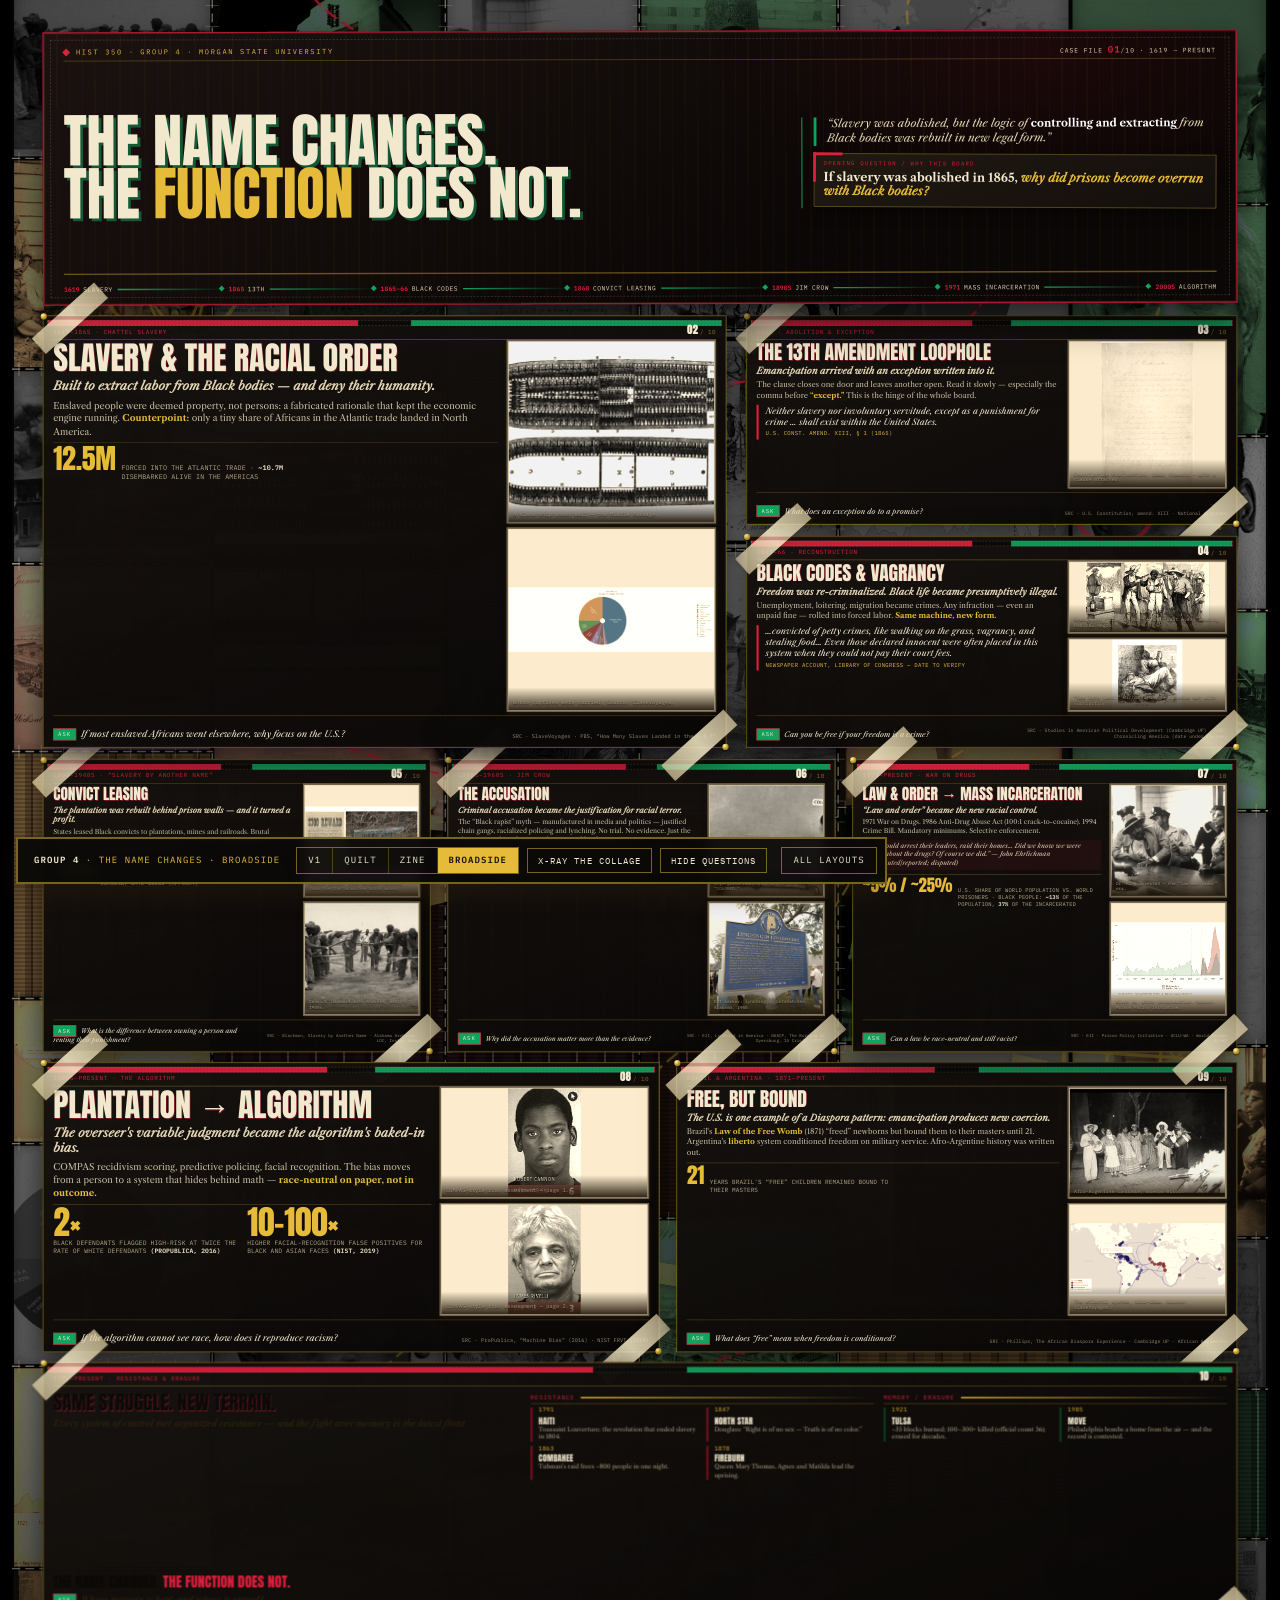
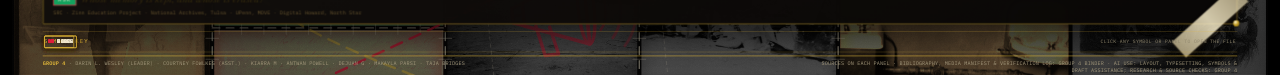
<file: infographic/board_broadside.html>
<!doctype html>
<html lang="en">
<head>
<meta charset="utf-8">
<meta name="viewport" content="width=device-width, initial-scale=1">
<title>Group 4 · The Name Changes — broadside</title>
<link rel="stylesheet" href="assets/fonts/fonts.css">
<link rel="stylesheet" href="assets/fonts/caslon.css">
<link rel="stylesheet" href="assets/board.css">
<link rel="stylesheet" href="assets/board_v4.css">
</head>
<body data-variant="a" data-layout="broadside">
<div class="holder"><div class="stage" id="stage">
  <div class="quilt" aria-hidden="true"><div class="patch t-ink" style="left:3px;top:-21px;width:281px;height:245px;background-image:url('../media/african_american_convicts_w_shovels.jpg')"></div><div class="patch t-gold" style="left:3px;top:230px;width:281px;height:296px;background-image:url('../media/escaped_enslaved_people_from_plantation_virgiana.jpg')"></div><div class="patch t-ink" style="left:3px;top:532px;width:281px;height:273px;background-image:url('assets/external/tulsa_greenwood_burning.jpg')"></div><div class="patch t-red" style="left:3px;top:811px;width:281px;height:263px;background-image:url('../media/ChatahoocheebricksEnglishWeb-768x576.jpg')"></div><div class="patch swatch t-gold" style="left:3px;top:1080px;width:281px;height:348px"></div><div class="patch t-gold" style="left:3px;top:1434px;width:281px;height:202px;background-image:url('../media/Slave%20Voyages%20Map.png')"></div><div class="patch t-ink" style="left:3px;top:1642px;width:281px;height:313px;background-image:url('../media/Slave%20Voyages%20Pie%20Chart.png')"></div><div class="patch t-gold" style="left:3px;top:1961px;width:281px;height:284px;background-image:url('../media/prsion_blck_vs_white.png')"></div><div class="patch t-gold" style="left:3px;top:2251px;width:281px;height:170px;background-image:url('assets/external/buffalo_soldier_25th.jpg')"></div><div class="patch t-green" style="left:290px;top:-21px;width:328px;height:346px;background-image:url('../media/angola_prison_guard_tower.png')"></div><div class="patch t-ink" style="left:290px;top:331px;width:328px;height:244px;background-image:url('../media/moneyreward.jpg')"></div><div class="patch t-red" style="left:290px;top:581px;width:328px;height:375px;background-image:url('../media/slave_atlantic_trade_slave_ship.jpg')"></div><div class="patch t-red" style="left:290px;top:962px;width:328px;height:265px;background-image:url('../media/fountain_seg.jpg')"></div><div class="patch swatch t-red" style="left:290px;top:1233px;width:328px;height:299px"></div><div class="patch t-ink" style="left:290px;top:1538px;width:328px;height:286px;background-image:url('../media/risk_score_p1_2.png')"></div><div class="patch t-ink" style="left:290px;top:1830px;width:328px;height:201px;background-image:url('../media/risk_score_p1_1.png')"></div><div class="patch t-green" style="left:290px;top:2037px;width:328px;height:293px;background-image:url('assets/external/tulsa_ruins_after_mob.jpg')"></div><div class="patch t-red" style="left:290px;top:2336px;width:328px;height:85px;background-image:url('../media/emancipation_proclamation.jpg')"></div><div class="patch t-ink" style="left:624px;top:-21px;width:272px;height:342px;background-image:url('../media/mlk_arrested.jpg')"></div><div class="patch t-ink" style="left:624px;top:327px;width:272px;height:212px;background-image:url('../media/south_carolina_first_slave_law.jpg')"></div><div class="patch t-ink" style="left:624px;top:545px;width:272px;height:318px;background-image:url('assets/external/shackles_pre1860.jpg')"></div><div class="patch t-ink" style="left:624px;top:869px;width:272px;height:353px;background-image:url('assets/external/freedmen_school_richmond.jpg')"></div><div class="patch swatch t-red" style="left:624px;top:1228px;width:272px;height:374px"></div><div class="patch t-green" style="left:624px;top:1608px;width:272px;height:201px;background-image:url('../media/one_vote_less.jpg')"></div><div class="patch t-ink" style="left:624px;top:1815px;width:272px;height:280px;background-image:url('../media/afroargentines_playing_candombe_porteno_near_bonfire_of_sain_john.jpg')"></div><div class="patch t-ink" style="left:624px;top:2101px;width:272px;height:320px;background-image:url('assets/external/tulsa_ruins_after_riot.jpg')"></div><div class="patch t-green" style="left:902px;top:-21px;width:279px;height:248px;background-image:url('assets/external/on_the_chain_gang.jpg')"></div><div class="patch t-ink" style="left:902px;top:233px;width:279px;height:237px;background-image:url('../media/imagery.jpg')"></div><div class="patch t-ink" style="left:902px;top:476px;width:279px;height:309px;background-image:url('assets/external/chain_gang_thomasville.jpg')"></div><div class="patch t-ink" style="left:902px;top:791px;width:279px;height:377px;background-image:url('../media/african_american_convicts_w_shovels.jpg')"></div><div class="patch t-red" style="left:902px;top:1174px;width:279px;height:202px;background-image:url('../media/escaped_enslaved_people_from_plantation_virgiana.jpg')"></div><div class="patch swatch t-red" style="left:902px;top:1382px;width:279px;height:361px"></div><div class="patch t-green" style="left:902px;top:1749px;width:279px;height:326px;background-image:url('../media/ChatahoocheebricksEnglishWeb-768x576.jpg')"></div><div class="patch t-ink" style="left:902px;top:2081px;width:279px;height:340px;background-image:url('assets/external/tulsa_furniture_street.jpg')"></div><div class="patch t-ink" style="left:1187px;top:-21px;width:327px;height:242px;background-image:url('../media/Slave%20Voyages%20Map.png')"></div><div class="patch t-ink" style="left:1187px;top:227px;width:327px;height:350px;background-image:url('../media/Slave%20Voyages%20Pie%20Chart.png')"></div><div class="patch t-ink" style="left:1187px;top:583px;width:327px;height:269px;background-image:url('../media/prsion_blck_vs_white.png')"></div><div class="patch t-gold" style="left:1187px;top:858px;width:327px;height:296px;background-image:url('assets/external/buffalo_soldier_25th.jpg')"></div><div class="patch t-green" style="left:1187px;top:1160px;width:327px;height:332px;background-image:url('../media/angola_prison_guard_tower.png')"></div><div class="patch t-red" style="left:1187px;top:1498px;width:327px;height:376px;background-image:url('../media/moneyreward.jpg')"></div><div class="patch swatch t-gold" style="left:1187px;top:1880px;width:327px;height:281px"></div><div class="patch t-gold" style="left:1187px;top:2167px;width:327px;height:254px;background-image:url('../media/fountain_seg.jpg')"></div><div class="patch t-green" style="left:1520px;top:-21px;width:277px;height:311px;background-image:url('../media/inarcerated_laborers_from-louisiana-state-penitentiary-angola.png')"></div><div class="patch t-green" style="left:1520px;top:296px;width:277px;height:326px;background-image:url('../media/risk_score_p1_2.png')"></div><div class="patch t-ink" style="left:1520px;top:628px;width:277px;height:244px;background-image:url('../media/risk_score_p1_1.png')"></div><div class="patch t-green" style="left:1520px;top:878px;width:277px;height:281px;background-image:url('assets/external/tulsa_ruins_after_mob.jpg')"></div><div class="patch t-ink" style="left:1520px;top:1165px;width:277px;height:331px;background-image:url('../media/emancipation_proclamation.jpg')"></div><div class="patch t-gold" style="left:1520px;top:1502px;width:277px;height:269px;background-image:url('../media/mlk_arrested.jpg')"></div><div class="patch t-ink" style="left:1520px;top:1777px;width:277px;height:211px;background-image:url('../media/south_carolina_first_slave_law.jpg')"></div><div class="patch swatch t-green" style="left:1520px;top:1994px;width:277px;height:208px"></div><div class="patch t-ink" style="left:1520px;top:2208px;width:277px;height:213px;background-image:url('assets/external/freedmen_school_richmond.jpg')"></div><svg class="stitching" viewBox="0 0 1800 2400" preserveAspectRatio="none"><path class="run" d="M287 0L287 2400M621 0L621 2400M899 0L899 2400M1184 0L1184 2400M0 227L287 227M0 529L287 529M0 808L287 808M0 1077L287 1077M0 1431L287 1431M0 1639L287 1639M0 1958L287 1958M0 2248L287 2248M287 328L621 328M287 578L621 578M287 959L621 959M287 1230L621 1230M287 1535L621 1535M287 1827L621 1827M287 2034L621 2034M287 2333L621 2333M621 324L899 324M621 542L899 542M621 866L899 866M621 1225L899 1225M621 1605L899 1605M621 1812L899 1812M621 2098L899 2098M899 230L1184 230M899 473L1184 473M899 788L1184 788M899 1171L1184 1171M899 1379L1184 1379M899 1746L1184 1746M899 2078L1184 2078M1184 224L1517 224M1184 580L1517 580M1184 855L1517 855M1184 1157L1517 1157M1184 1495L1517 1495M1184 1877L1517 1877M1184 2164L1517 2164M1517 293L1800 293M1517 625L1800 625M1517 875L1800 875M1517 1162L1800 1162M1517 1499L1800 1499M1517 1774L1800 1774M1517 1991L1800 1991M1517 2205L1800 2205"/><path class="tick" d="M278 8L296 8M278 38L296 38M278 68L296 68M278 98L296 98M278 128L296 128M278 158L296 158M278 188L296 188M278 218L296 218M278 248L296 248M278 278L296 278M278 308L296 308M278 338L296 338M278 368L296 368M278 398L296 398M278 428L296 428M278 458L296 458M278 488L296 488M278 518L296 518M278 548L296 548M278 578L296 578M278 608L296 608M278 638L296 638M278 668L296 668M278 698L296 698M278 728L296 728M278 758L296 758M278 788L296 788M278 818L296 818M278 848L296 848M278 878L296 878M278 908L296 908M278 938L296 938M278 968L296 968M278 998L296 998M278 1028L296 1028M278 1058L296 1058M278 1088L296 1088M278 1118L296 1118M278 1148L296 1148M278 1178L296 1178M278 1208L296 1208M278 1238L296 1238M278 1268L296 1268M278 1298L296 1298M278 1328L296 1328M278 1358L296 1358M278 1388L296 1388M278 1418L296 1418M278 1448L296 1448M278 1478L296 1478M278 1508L296 1508M278 1538L296 1538M278 1568L296 1568M278 1598L296 1598M278 1628L296 1628M278 1658L296 1658M278 1688L296 1688M278 1718L296 1718M278 1748L296 1748M278 1778L296 1778M278 1808L296 1808M278 1838L296 1838M278 1868L296 1868M278 1898L296 1898M278 1928L296 1928M278 1958L296 1958M278 1988L296 1988M278 2018L296 2018M278 2048L296 2048M278 2078L296 2078M278 2108L296 2108M278 2138L296 2138M278 2168L296 2168M278 2198L296 2198M278 2228L296 2228M278 2258L296 2258M278 2288L296 2288M278 2318L296 2318M278 2348L296 2348M278 2378L296 2378M612 8L630 8M612 38L630 38M612 68L630 68M612 98L630 98M612 128L630 128M612 158L630 158M612 188L630 188M612 218L630 218M612 248L630 248M612 278L630 278M612 308L630 308M612 338L630 338M612 368L630 368M612 398L630 398M612 428L630 428M612 458L630 458M612 488L630 488M612 518L630 518M612 548L630 548M612 578L630 578M612 608L630 608M612 638L630 638M612 668L630 668M612 698L630 698M612 728L630 728M612 758L630 758M612 788L630 788M612 818L630 818M612 848L630 848M612 878L630 878M612 908L630 908M612 938L630 938M612 968L630 968M612 998L630 998M612 1028L630 1028M612 1058L630 1058M612 1088L630 1088M612 1118L630 1118M612 1148L630 1148M612 1178L630 1178M612 1208L630 1208M612 1238L630 1238M612 1268L630 1268M612 1298L630 1298M612 1328L630 1328M612 1358L630 1358M612 1388L630 1388M612 1418L630 1418M612 1448L630 1448M612 1478L630 1478M612 1508L630 1508M612 1538L630 1538M612 1568L630 1568M612 1598L630 1598M612 1628L630 1628M612 1658L630 1658M612 1688L630 1688M612 1718L630 1718M612 1748L630 1748M612 1778L630 1778M612 1808L630 1808M612 1838L630 1838M612 1868L630 1868M612 1898L630 1898M612 1928L630 1928M612 1958L630 1958M612 1988L630 1988M612 2018L630 2018M612 2048L630 2048M612 2078L630 2078M612 2108L630 2108M612 2138L630 2138M612 2168L630 2168M612 2198L630 2198M612 2228L630 2228M612 2258L630 2258M612 2288L630 2288M612 2318L630 2318M612 2348L630 2348M612 2378L630 2378M890 8L908 8M890 38L908 38M890 68L908 68M890 98L908 98M890 128L908 128M890 158L908 158M890 188L908 188M890 218L908 218M890 248L908 248M890 278L908 278M890 308L908 308M890 338L908 338M890 368L908 368M890 398L908 398M890 428L908 428M890 458L908 458M890 488L908 488M890 518L908 518M890 548L908 548M890 578L908 578M890 608L908 608M890 638L908 638M890 668L908 668M890 698L908 698M890 728L908 728M890 758L908 758M890 788L908 788M890 818L908 818M890 848L908 848M890 878L908 878M890 908L908 908M890 938L908 938M890 968L908 968M890 998L908 998M890 1028L908 1028M890 1058L908 1058M890 1088L908 1088M890 1118L908 1118M890 1148L908 1148M890 1178L908 1178M890 1208L908 1208M890 1238L908 1238M890 1268L908 1268M890 1298L908 1298M890 1328L908 1328M890 1358L908 1358M890 1388L908 1388M890 1418L908 1418M890 1448L908 1448M890 1478L908 1478M890 1508L908 1508M890 1538L908 1538M890 1568L908 1568M890 1598L908 1598M890 1628L908 1628M890 1658L908 1658M890 1688L908 1688M890 1718L908 1718M890 1748L908 1748M890 1778L908 1778M890 1808L908 1808M890 1838L908 1838M890 1868L908 1868M890 1898L908 1898M890 1928L908 1928M890 1958L908 1958M890 1988L908 1988M890 2018L908 2018M890 2048L908 2048M890 2078L908 2078M890 2108L908 2108M890 2138L908 2138M890 2168L908 2168M890 2198L908 2198M890 2228L908 2228M890 2258L908 2258M890 2288L908 2288M890 2318L908 2318M890 2348L908 2348M890 2378L908 2378M1175 8L1193 8M1175 38L1193 38M1175 68L1193 68M1175 98L1193 98M1175 128L1193 128M1175 158L1193 158M1175 188L1193 188M1175 218L1193 218M1175 248L1193 248M1175 278L1193 278M1175 308L1193 308M1175 338L1193 338M1175 368L1193 368M1175 398L1193 398M1175 428L1193 428M1175 458L1193 458M1175 488L1193 488M1175 518L1193 518M1175 548L1193 548M1175 578L1193 578M1175 608L1193 608M1175 638L1193 638M1175 668L1193 668M1175 698L1193 698M1175 728L1193 728M1175 758L1193 758M1175 788L1193 788M1175 818L1193 818M1175 848L1193 848M1175 878L1193 878M1175 908L1193 908M1175 938L1193 938M1175 968L1193 968M1175 998L1193 998M1175 1028L1193 1028M1175 1058L1193 1058M1175 1088L1193 1088M1175 1118L1193 1118M1175 1148L1193 1148M1175 1178L1193 1178M1175 1208L1193 1208M1175 1238L1193 1238M1175 1268L1193 1268M1175 1298L1193 1298M1175 1328L1193 1328M1175 1358L1193 1358M1175 1388L1193 1388M1175 1418L1193 1418M1175 1448L1193 1448M1175 1478L1193 1478M1175 1508L1193 1508M1175 1538L1193 1538M1175 1568L1193 1568M1175 1598L1193 1598M1175 1628L1193 1628M1175 1658L1193 1658M1175 1688L1193 1688M1175 1718L1193 1718M1175 1748L1193 1748M1175 1778L1193 1778M1175 1808L1193 1808M1175 1838L1193 1838M1175 1868L1193 1868M1175 1898L1193 1898M1175 1928L1193 1928M1175 1958L1193 1958M1175 1988L1193 1988M1175 2018L1193 2018M1175 2048L1193 2048M1175 2078L1193 2078M1175 2108L1193 2108M1175 2138L1193 2138M1175 2168L1193 2168M1175 2198L1193 2198M1175 2228L1193 2228M1175 2258L1193 2258M1175 2288L1193 2288M1175 2318L1193 2318M1175 2348L1193 2348M1175 2378L1193 2378M10 218L10 236M42 218L42 236M74 218L74 236M106 218L106 236M138 218L138 236M170 218L170 236M202 218L202 236M234 218L234 236M266 218L266 236M10 520L10 538M42 520L42 538M74 520L74 538M106 520L106 538M138 520L138 538M170 520L170 538M202 520L202 538M234 520L234 538M266 520L266 538M10 799L10 817M42 799L42 817M74 799L74 817M106 799L106 817M138 799L138 817M170 799L170 817M202 799L202 817M234 799L234 817M266 799L266 817M10 1068L10 1086M42 1068L42 1086M74 1068L74 1086M106 1068L106 1086M138 1068L138 1086M170 1068L170 1086M202 1068L202 1086M234 1068L234 1086M266 1068L266 1086M10 1422L10 1440M42 1422L42 1440M74 1422L74 1440M106 1422L106 1440M138 1422L138 1440M170 1422L170 1440M202 1422L202 1440M234 1422L234 1440M266 1422L266 1440M10 1630L10 1648M42 1630L42 1648M74 1630L74 1648M106 1630L106 1648M138 1630L138 1648M170 1630L170 1648M202 1630L202 1648M234 1630L234 1648M266 1630L266 1648M10 1949L10 1967M42 1949L42 1967M74 1949L74 1967M106 1949L106 1967M138 1949L138 1967M170 1949L170 1967M202 1949L202 1967M234 1949L234 1967M266 1949L266 1967M10 2239L10 2257M42 2239L42 2257M74 2239L74 2257M106 2239L106 2257M138 2239L138 2257M170 2239L170 2257M202 2239L202 2257M234 2239L234 2257M266 2239L266 2257M297 319L297 337M329 319L329 337M361 319L361 337M393 319L393 337M425 319L425 337M457 319L457 337M489 319L489 337M521 319L521 337M553 319L553 337M585 319L585 337M297 569L297 587M329 569L329 587M361 569L361 587M393 569L393 587M425 569L425 587M457 569L457 587M489 569L489 587M521 569L521 587M553 569L553 587M585 569L585 587M297 950L297 968M329 950L329 968M361 950L361 968M393 950L393 968M425 950L425 968M457 950L457 968M489 950L489 968M521 950L521 968M553 950L553 968M585 950L585 968M297 1221L297 1239M329 1221L329 1239M361 1221L361 1239M393 1221L393 1239M425 1221L425 1239M457 1221L457 1239M489 1221L489 1239M521 1221L521 1239M553 1221L553 1239M585 1221L585 1239M297 1526L297 1544M329 1526L329 1544M361 1526L361 1544M393 1526L393 1544M425 1526L425 1544M457 1526L457 1544M489 1526L489 1544M521 1526L521 1544M553 1526L553 1544M585 1526L585 1544M297 1818L297 1836M329 1818L329 1836M361 1818L361 1836M393 1818L393 1836M425 1818L425 1836M457 1818L457 1836M489 1818L489 1836M521 1818L521 1836M553 1818L553 1836M585 1818L585 1836M297 2025L297 2043M329 2025L329 2043M361 2025L361 2043M393 2025L393 2043M425 2025L425 2043M457 2025L457 2043M489 2025L489 2043M521 2025L521 2043M553 2025L553 2043M585 2025L585 2043M297 2324L297 2342M329 2324L329 2342M361 2324L361 2342M393 2324L393 2342M425 2324L425 2342M457 2324L457 2342M489 2324L489 2342M521 2324L521 2342M553 2324L553 2342M585 2324L585 2342M631 315L631 333M663 315L663 333M695 315L695 333M727 315L727 333M759 315L759 333M791 315L791 333M823 315L823 333M855 315L855 333M887 315L887 333M631 533L631 551M663 533L663 551M695 533L695 551M727 533L727 551M759 533L759 551M791 533L791 551M823 533L823 551M855 533L855 551M887 533L887 551M631 857L631 875M663 857L663 875M695 857L695 875M727 857L727 875M759 857L759 875M791 857L791 875M823 857L823 875M855 857L855 875M887 857L887 875M631 1216L631 1234M663 1216L663 1234M695 1216L695 1234M727 1216L727 1234M759 1216L759 1234M791 1216L791 1234M823 1216L823 1234M855 1216L855 1234M887 1216L887 1234M631 1596L631 1614M663 1596L663 1614M695 1596L695 1614M727 1596L727 1614M759 1596L759 1614M791 1596L791 1614M823 1596L823 1614M855 1596L855 1614M887 1596L887 1614M631 1803L631 1821M663 1803L663 1821M695 1803L695 1821M727 1803L727 1821M759 1803L759 1821M791 1803L791 1821M823 1803L823 1821M855 1803L855 1821M887 1803L887 1821M631 2089L631 2107M663 2089L663 2107M695 2089L695 2107M727 2089L727 2107M759 2089L759 2107M791 2089L791 2107M823 2089L823 2107M855 2089L855 2107M887 2089L887 2107M909 221L909 239M941 221L941 239M973 221L973 239M1005 221L1005 239M1037 221L1037 239M1069 221L1069 239M1101 221L1101 239M1133 221L1133 239M1165 221L1165 239M909 464L909 482M941 464L941 482M973 464L973 482M1005 464L1005 482M1037 464L1037 482M1069 464L1069 482M1101 464L1101 482M1133 464L1133 482M1165 464L1165 482M909 779L909 797M941 779L941 797M973 779L973 797M1005 779L1005 797M1037 779L1037 797M1069 779L1069 797M1101 779L1101 797M1133 779L1133 797M1165 779L1165 797M909 1162L909 1180M941 1162L941 1180M973 1162L973 1180M1005 1162L1005 1180M1037 1162L1037 1180M1069 1162L1069 1180M1101 1162L1101 1180M1133 1162L1133 1180M1165 1162L1165 1180M909 1370L909 1388M941 1370L941 1388M973 1370L973 1388M1005 1370L1005 1388M1037 1370L1037 1388M1069 1370L1069 1388M1101 1370L1101 1388M1133 1370L1133 1388M1165 1370L1165 1388M909 1737L909 1755M941 1737L941 1755M973 1737L973 1755M1005 1737L1005 1755M1037 1737L1037 1755M1069 1737L1069 1755M1101 1737L1101 1755M1133 1737L1133 1755M1165 1737L1165 1755M909 2069L909 2087M941 2069L941 2087M973 2069L973 2087M1005 2069L1005 2087M1037 2069L1037 2087M1069 2069L1069 2087M1101 2069L1101 2087M1133 2069L1133 2087M1165 2069L1165 2087M1194 215L1194 233M1226 215L1226 233M1258 215L1258 233M1290 215L1290 233M1322 215L1322 233M1354 215L1354 233M1386 215L1386 233M1418 215L1418 233M1450 215L1450 233M1482 215L1482 233M1194 571L1194 589M1226 571L1226 589M1258 571L1258 589M1290 571L1290 589M1322 571L1322 589M1354 571L1354 589M1386 571L1386 589M1418 571L1418 589M1450 571L1450 589M1482 571L1482 589M1194 846L1194 864M1226 846L1226 864M1258 846L1258 864M1290 846L1290 864M1322 846L1322 864M1354 846L1354 864M1386 846L1386 864M1418 846L1418 864M1450 846L1450 864M1482 846L1482 864M1194 1148L1194 1166M1226 1148L1226 1166M1258 1148L1258 1166M1290 1148L1290 1166M1322 1148L1322 1166M1354 1148L1354 1166M1386 1148L1386 1166M1418 1148L1418 1166M1450 1148L1450 1166M1482 1148L1482 1166M1194 1486L1194 1504M1226 1486L1226 1504M1258 1486L1258 1504M1290 1486L1290 1504M1322 1486L1322 1504M1354 1486L1354 1504M1386 1486L1386 1504M1418 1486L1418 1504M1450 1486L1450 1504M1482 1486L1482 1504M1194 1868L1194 1886M1226 1868L1226 1886M1258 1868L1258 1886M1290 1868L1290 1886M1322 1868L1322 1886M1354 1868L1354 1886M1386 1868L1386 1886M1418 1868L1418 1886M1450 1868L1450 1886M1482 1868L1482 1886M1194 2155L1194 2173M1226 2155L1226 2173M1258 2155L1258 2173M1290 2155L1290 2173M1322 2155L1322 2173M1354 2155L1354 2173M1386 2155L1386 2173M1418 2155L1418 2173M1450 2155L1450 2173M1482 2155L1482 2173M1527 284L1527 302M1559 284L1559 302M1591 284L1591 302M1623 284L1623 302M1655 284L1655 302M1687 284L1687 302M1719 284L1719 302M1751 284L1751 302M1783 284L1783 302M1527 616L1527 634M1559 616L1559 634M1591 616L1591 634M1623 616L1623 634M1655 616L1655 634M1687 616L1687 634M1719 616L1719 634M1751 616L1751 634M1783 616L1783 634M1527 866L1527 884M1559 866L1559 884M1591 866L1591 884M1623 866L1623 884M1655 866L1655 884M1687 866L1687 884M1719 866L1719 884M1751 866L1751 884M1783 866L1783 884M1527 1153L1527 1171M1559 1153L1559 1171M1591 1153L1591 1171M1623 1153L1623 1171M1655 1153L1655 1171M1687 1153L1687 1171M1719 1153L1719 1171M1751 1153L1751 1171M1783 1153L1783 1171M1527 1490L1527 1508M1559 1490L1559 1508M1591 1490L1591 1508M1623 1490L1623 1508M1655 1490L1655 1508M1687 1490L1687 1508M1719 1490L1719 1508M1751 1490L1751 1508M1783 1490L1783 1508M1527 1765L1527 1783M1559 1765L1559 1783M1591 1765L1591 1783M1623 1765L1623 1783M1655 1765L1655 1783M1687 1765L1687 1783M1719 1765L1719 1783M1751 1765L1751 1783M1783 1765L1783 1783M1527 1982L1527 2000M1559 1982L1559 2000M1591 1982L1591 2000M1623 1982L1623 2000M1655 1982L1655 2000M1687 1982L1687 2000M1719 1982L1719 2000M1751 1982L1751 2000M1783 1982L1783 2000M1527 2196L1527 2214M1559 2196L1559 2214M1591 2196L1591 2214M1623 2196L1623 2214M1655 2196L1655 2214M1687 2196L1687 2214M1719 2196L1719 2214M1751 2196L1751 2214M1783 2196L1783 2214"/><path class="cross" d=""/><path class="thread" d="M420 -60C343 122 1449 284 1384 418C1478 535 247 640 186 727C78 842 363 944 398 1029C527 1157 1805 1272 1642 1367C1784 1487 1721 1594 1653 1682C1640 1823 791 1948 875 2052C1003 2217 472 2365 296 2487"/><path class="thread gold" d="M1320 -60C1174 93 1491 229 1681 342C1641 480 1535 603 1707 705C1862 898 1233 1071 1219 1214C1183 1396 810 1559 802 1693C667 1882 374 2052 334 2191C175 2386 1343 2561 1207 2705"/><circle class="knot" cx="1384" cy="418" r="5"/><circle class="knot" cx="186" cy="727" r="5"/><circle class="knot" cx="398" cy="1029" r="5"/><circle class="knot" cx="1642" cy="1367" r="5"/><circle class="knot" cx="1653" cy="1682" r="5"/><circle class="knot" cx="875" cy="2052" r="5"/><circle class="knot gold" cx="1681" cy="342" r="4"/><circle class="knot gold" cx="1707" cy="705" r="4"/><circle class="knot gold" cx="1219" cy="1214" r="4"/><circle class="knot gold" cx="802" cy="1693" r="4"/><circle class="knot gold" cx="334" cy="2191" r="4"/></svg><div class="applique t-gold" data-sym="globe" style="left:105px;top:258px;width:250px;height:250px;transform:rotate(-7deg)"><svg xmlns="http://www.w3.org/2000/svg" viewBox="0 0 420 420" fill="none" stroke="currentColor" stroke-linecap="round" stroke-linejoin="round">

  <circle cx="210" cy="210" r="176" stroke-width="9"/>
  <ellipse cx="210" cy="210" rx="176" ry="72" stroke-width="7"/>
  <ellipse cx="210" cy="210" rx="72" ry="176" stroke-width="7"/>
  <path d="M210 34 C286 92 306 156 296 210 C286 268 250 322 210 386" stroke-width="7"/>
  <path d="M210 34 C134 92 114 156 124 210 C134 268 170 322 210 386" stroke-width="7"/>
  <path d="M46 168 h46 l24 -30 34 8 20 -26 30 14 24 -18 24 20 28 -8 22 24 28 4 26 22 h34" stroke-width="8"/>
  <path d="M46 252 h40 l26 24 30 -14 26 20 30 -12 26 22 30 -16 30 18 28 -10 26 16 h34" stroke-width="8" opacity=".72"/>
  <path d="M168 132 q28 -20 54 -8" stroke-width="6" opacity=".6"/>
  <path d="M258 96 q22 16 22 42" stroke-width="6" opacity=".6"/>
</svg>
</div><div class="applique t-red" data-sym="fist" style="left:1470px;top:586px;width:230px;height:230px;transform:rotate(6deg)"><svg xmlns="http://www.w3.org/2000/svg" viewBox="0 0 420 420" fill="none" stroke="currentColor" stroke-linecap="round" stroke-linejoin="round">

  <path d="M150 214 V150 c0 -12 18 -12 18 0 v50" stroke-width="12"/>
  <path d="M168 172 V128 c0 -13 19 -13 19 0 v44" stroke-width="12"/>
  <path d="M187 138 V120 c0 -13 19 -13 19 0 v30" stroke-width="12"/>
  <path d="M206 130 V122 c0 -12 18 -12 18 0 v30" stroke-width="12"/>
  <path d="M224 168 V138 c0 -12 18 -12 18 0 v92" stroke-width="12"/>
  <path d="M150 214 c-24 -10 -44 -2 -46 20 -3 26 18 40 34 36 l40 -8" stroke-width="12"/>
  <path d="M242 230 c26 -14 62 4 62 40 0 44 -38 78 -86 78 h-26 c-40 0 -66 -18 -78 -46"
        stroke-width="12"/>
  <path d="M118 268 c-18 6 -30 -8 -26 -24" stroke-width="10"/>
  <path d="M148 250 q20 6 34 2" stroke-width="9" opacity=".7"/>
  <path d="M176 206 q16 4 28 0" stroke-width="9" opacity=".7"/>
  <path d="M320 96 l16 -22 M340 120 l24 -12 M300 76 l6 -26" stroke-width="8" opacity=".75"/>
</svg>
</div><div class="applique t-green" data-sym="broken-chain" style="left:90px;top:1660px;width:270px;height:270px;transform:rotate(-5deg)"><svg xmlns="http://www.w3.org/2000/svg" viewBox="0 0 460 420" fill="none" stroke="currentColor" stroke-linecap="round" stroke-linejoin="round">

  <g stroke-width="15">
    <ellipse cx="104" cy="210" rx="62" ry="34" transform="rotate(-24 104 210)"/>
    <ellipse cx="188" cy="188" rx="62" ry="34" transform="rotate(-24 188 188)"/>
    <ellipse cx="372" cy="210" rx="62" ry="34" transform="rotate(-24 372 210)"/>
    <ellipse cx="288" cy="188" rx="62" ry="34" transform="rotate(-24 288 188)"/>
  </g>
  <path d="M236 196 l-10 -6 M244 176 l-12 8 M252 206 l6 -14" stroke-width="10" stroke-dasharray="0"/>
  <path d="M232 150 l-10 76" stroke-width="7" opacity=".5"/>
  <path d="M258 146 l10 78" stroke-width="7" opacity=".5"/>
  <path d="M228 262 q30 26 62 6" stroke-width="7" opacity=".6"/>
  <circle cx="240" cy="118" r="20" stroke-width="8" opacity=".8"/>
  <path d="M240 98 v-24 M240 138 v24 M220 118 h-24 M260 118 h24" stroke-width="7" opacity=".65"/>
</svg>
</div><div class="applique t-gold" data-sym="kente" style="left:1480px;top:1430px;width:250px;height:250px;transform:rotate(4deg)"><svg xmlns="http://www.w3.org/2000/svg" viewBox="0 0 460 420" fill="none" stroke="currentColor" stroke-linecap="round" stroke-linejoin="round">

  <rect x="46" y="46" width="368" height="328" stroke-width="11"/>
  <path d="M46 130 h368 M46 214 h368 M46 298 h368" stroke-width="9"/>
  <path d="M160 46 v328 M300 46 v328" stroke-width="9"/>
  <path d="M120 92 l20 20 l-20 20 l-20 -20 z" stroke-width="7" opacity=".8"/>
  <path d="M200 92 l20 20 l-20 20 l-20 -20 z" stroke-width="7" opacity=".8"/>
  <path d="M340 92 l20 20 l-20 20 l-20 -20 z" stroke-width="7" opacity=".8"/>
  <path d="M120 176 l20 20 l-20 20 l-20 -20 z" stroke-width="7" opacity=".8"/>
  <path d="M340 176 l20 20 l-20 20 l-20 -20 z" stroke-width="7" opacity=".8"/>
  <path d="M120 260 l20 20 l-20 20 l-20 -20 z" stroke-width="7" opacity=".8"/>
  <path d="M200 260 l20 20 l-20 20 l-20 -20 z" stroke-width="7" opacity=".8"/>
  <path d="M340 260 l20 20 l-20 20 l-20 -20 z" stroke-width="7" opacity=".8"/>
  <path d="M230 214 q0 -26 20 -26 q20 0 20 26 q0 26 -20 26 q-20 0 -20 -26" stroke-width="7" opacity=".75"/>
</svg>
</div><div class="applique t-red" data-sym="megaphone" style="left:690px;top:2190px;width:230px;height:230px;transform:rotate(-6deg)"><svg xmlns="http://www.w3.org/2000/svg" viewBox="0 0 520 420" fill="none" stroke="currentColor" stroke-linecap="round" stroke-linejoin="round">

  <path d="M96 250 L96 176 L300 96 L300 330 L96 250 z" stroke-width="12"/>
  <ellipse cx="300" cy="213" rx="26" ry="117" stroke-width="11"/>
  <path d="M96 176 L60 190 L60 236 L96 250" stroke-width="11"/>
  <path d="M132 254 L152 352 L196 352 L176 262" stroke-width="11"/>
  <path d="M340 138 q22 22 22 75 q0 53 -22 75" stroke-width="9" opacity=".8"/>
  <path d="M376 108 q36 38 36 105 q0 67 -36 105" stroke-width="9" opacity=".65"/>
  <path d="M412 78 q50 54 50 135 q0 81 -50 135" stroke-width="9" opacity=".5"/>
  <path d="M96 214 h-28" stroke-width="9" opacity=".7"/>
</svg>
</div><div class="quilt-tape" style="left:230px;top:625px;transform:rotate(12deg)"></div><div class="quilt-tape" style="left:540px;top:1265px;transform:rotate(-14deg)"></div><div class="quilt-tape" style="left:830px;top:1805px;transform:rotate(9deg)"></div><div class="quilt-tape" style="left:1120px;top:545px;transform:rotate(-11deg)"></div><div class="quilt-tape" style="left:1430px;top:1525px;transform:rotate(13deg)"></div><div class="quilt-tape" style="left:540px;top:2125px;transform:rotate(-8deg)"></div></div>
  
<section class="banner lay-broadside" data-panel="p1" tabindex="0" role="button"
  aria-label="Open the thesis banner"
  style="left:44px;top:44px;width:1712px;height:392px">
  <div class="mast-top">
    <div class="kicker"><span class="dot"></span>HIST 350 · GROUP 4 · MORGAN STATE UNIVERSITY</div>
    <div class="filetag">CASE FILE <b>01</b>/10 · 1619 → PRESENT</div>
  </div>
  <div class="mast-grid">
    <h1 class="b-title"><span>THE NAME CHANGES.</span><span>THE <em>FUNCTION</em> DOES NOT.</span></h1>
    <div class="mast-side">
      <p class="thesis">“Slavery was abolished, but the logic of <b>controlling and extracting</b> from Black bodies was rebuilt in new legal form.”</p>
      <div class="case">
        <div class="label">Opening question / why this board</div>
        <p class="q">If slavery was abolished in 1865, <em>why did prisons become overrun with Black bodies?</em></p>
      </div>
    </div>
  </div>
  <div class="era-strip">
    <span class="e"><b>1619</b> SLAVERY</span><span class="dash"></span>
    <span class="e"><b>1865</b> 13TH</span><span class="dash"></span>
    <span class="e"><b>1865–66</b> BLACK CODES</span><span class="dash"></span>
    <span class="e"><b>1868</b> CONVICT LEASING</span><span class="dash"></span>
    <span class="e"><b>1890s</b> JIM CROW</span><span class="dash"></span>
    <span class="e"><b>1971</b> MASS INCARCERATION</span><span class="dash"></span>
    <span class="e"><b>2000s</b> ALGORITHM</span>
  </div>
  <div class="mast-badge"><span>SIX AREAS</span><b>ONE FUNCTION</b></div>
</section>
  
<article class="panel p-lg lay-broadside" data-panel="p2" data-size="lg"
  tabindex="0" role="button" aria-label="Open panel 02: SLAVERY &amp; THE RACIAL ORDER"
  style="left:44px;top:452px;width:980px;height:620px;--rot:0deg;z-index:6;">
  <span class="tape tl"></span><span class="tape br"></span>
  <span class="pin a"></span><span class="pin b"></span>
  <header class="p-head">
    <div class="era">1619–1865 · CHATTEL SLAVERY</div>
    <div class="pnum"><b>02</b><span>/ 10</span></div>
  </header>
  <div class="p-main">
    <h2 class="p-title">SLAVERY & THE RACIAL ORDER</h2>
    <p class="p-arg">Built to extract labor from Black bodies — and deny their humanity.</p>
    <p class="p-facts">Enslaved people were deemed property, not persons: a fabricated rationale that kept the economic engine running. <b>Counterpoint:</b> only a tiny share of Africans in the Atlantic trade landed in North America.</p>
    <div class="p-stat"><div class="stat-v">12.5M</div><div class="stat-l">forced into the Atlantic trade · <b>~10.7M</b> disembarked alive in the Americas</div></div>
  </div>
  <div class="p-media"><figure class=""><img src="../media/slave_atlantic_trade_slave_ship.jpg" alt="A slave ship under sail — the Middle Passage."><figcaption>A slave ship under sail — the Middle Passage.</figcaption></figure><figure class="fit"><img src="../media/Slave%20Voyages%20Pie%20Chart.png" alt="Where captives were carried. Source: SlaveVoyages."><figcaption>Where captives were carried. Source: SlaveVoyages.</figcaption></figure></div>
  <div class="p-foot">
    <p class="ask"><span class="asktag">ASK</span>If most enslaved Africans went elsewhere, why focus on the U.S.?</p>
    <p class="src">SRC · SlaveVoyages · PBS, “How Many Slaves Landed in the U.S.?”</p>
  </div>
</article>
<article class="panel p-md lay-broadside" data-panel="p3" data-size="md"
  tabindex="0" role="button" aria-label="Open panel 03: THE 13TH AMENDMENT LOOPHOLE"
  style="left:1052px;top:452px;width:704px;height:300px;--rot:0deg;z-index:5;">
  <span class="tape tl"></span><span class="tape br"></span>
  <span class="pin a"></span><span class="pin b"></span>
  <header class="p-head">
    <div class="era">1865 · ABOLITION & EXCEPTION</div>
    <div class="pnum"><b>03</b><span>/ 10</span></div>
  </header>
  <div class="p-main">
    <h2 class="p-title">THE 13TH AMENDMENT LOOPHOLE</h2>
    <p class="p-arg">Emancipation arrived with an exception written into it.</p>
    <p class="p-facts">The clause closes one door and leaves another open. Read it slowly — especially the comma before <b>“except.”</b> This is the hinge of the whole board.</p>
    <blockquote class="quote"><q>Neither slavery nor involuntary servitude, except as a punishment for crime … shall exist within the United States.</q><cite>U.S. Const. amend. XIII, § 1 (1865)</cite></blockquote>
  </div>
  <div class="p-media"><figure class="fit"><img src="../media/emancipation_proclamation.jpg" alt="Emancipation Proclamation, 1863. Freedom — with a clause attached."><figcaption>Emancipation Proclamation, 1863. Freedom — with a clause attached.</figcaption></figure></div>
  <div class="p-foot">
    <p class="ask"><span class="asktag">ASK</span>What does an exception do to a promise?</p>
    <p class="src">SRC · U.S. Constitution, amend. XIII · National Archives</p>
  </div>
</article>
<article class="panel p-md lay-broadside" data-panel="p4" data-size="md"
  tabindex="0" role="button" aria-label="Open panel 04: BLACK CODES &amp; VAGRANCY"
  style="left:1052px;top:768px;width:704px;height:304px;--rot:0deg;z-index:5;">
  <span class="tape tl"></span><span class="tape br"></span>
  <span class="pin a"></span><span class="pin b"></span>
  <header class="p-head">
    <div class="era">1865–66 · RECONSTRUCTION</div>
    <div class="pnum"><b>04</b><span>/ 10</span></div>
  </header>
  <div class="p-main">
    <h2 class="p-title">BLACK CODES & VAGRANCY</h2>
    <p class="p-arg">Freedom was re-criminalized. Black life became presumptively illegal.</p>
    <p class="p-facts">Unemployment, loitering, migration became crimes. Any infraction — even an unpaid fine — rolled into forced labor. <b>Same machine, new form.</b></p>
    <blockquote class="quote"><q>…convicted of petty crimes, like walking on the grass, vagrancy, and stealing food… Even those declared innocent were often placed in this system when they could not pay their court fees.</q><cite>Newspaper account, Library of Congress — date to verify</cite></blockquote>
  </div>
  <div class="p-media"><figure class="fit"><img src="../media/imagery.jpg" alt="Newspaper: “free as air” — and “spot every leading Radical negro.”"><figcaption>Newspaper: “free as air” — and “spot every leading Radical negro.”</figcaption></figure><figure class="fit"><img src="../media/one_vote_less.jpg" alt="“One Vote Less.” Richmond Whig — freedom met with subtraction."><figcaption>“One Vote Less.” Richmond Whig — freedom met with subtraction.</figcaption></figure></div>
  <div class="p-foot">
    <p class="ask"><span class="asktag">ASK</span>Can you be free if your freedom is a crime?</p>
    <p class="src">SRC · Studies in American Political Development (Cambridge UP) · LOC, Chronicling America (date under review)</p>
  </div>
</article>
<article class="panel p-sm lay-broadside" data-panel="p5" data-size="sm"
  tabindex="0" role="button" aria-label="Open panel 05: CONVICT LEASING"
  style="left:44px;top:1088px;width:556px;height:420px;--rot:0deg;z-index:5;">
  <span class="tape tl"></span><span class="tape br"></span>
  <span class="pin a"></span><span class="pin b"></span>
  <header class="p-head">
    <div class="era">1868–1940s · “SLAVERY BY ANOTHER NAME”</div>
    <div class="pnum"><b>05</b><span>/ 10</span></div>
  </header>
  <div class="p-main">
    <h2 class="p-title">CONVICT LEASING</h2>
    <p class="p-arg">The plantation was rebuilt behind prison walls — and it turned a profit.</p>
    <p class="p-facts">States leased Black convicts to plantations, mines and railroads. Brutal mortality produced profit for the state and for industry. <b>By 1900</b> Black people were a large majority of Southern convicts.</p>
    <div class="p-stat"><div class="stat-v">~73%</div><div class="stat-l">estimated share of Alabama's state revenue from convict leasing, late 1800s (approx.)</div></div>
  </div>
  <div class="p-media"><figure class="fit"><img src="../media/moneyreward.jpg" alt="Reward poster: five escaped convicts from the Chattahoochee brick works."><figcaption>Reward poster: five escaped convicts from the Chattahoochee brick works.</figcaption></figure><figure class=""><img src="../media/african_american_convicts_w_shovels.jpg" alt="Convict laborers with shovels, early 1900s."><figcaption>Convict laborers with shovels, early 1900s.</figcaption></figure></div>
  <div class="p-foot">
    <p class="ask"><span class="asktag">ASK</span>What is the difference between owning a person and renting their punishment?</p>
    <p class="src">SRC · Blackmon, Slavery by Another Name · Alabama Archives · LOC, Inside Adams</p>
  </div>
</article>
<article class="panel p-sm lay-broadside" data-panel="p6" data-size="sm"
  tabindex="0" role="button" aria-label="Open panel 06: THE ACCUSATION"
  style="left:624px;top:1088px;width:556px;height:420px;--rot:0deg;z-index:5;">
  <span class="tape tl"></span><span class="tape br"></span>
  <span class="pin a"></span><span class="pin b"></span>
  <header class="p-head">
    <div class="era">1890s–1960s · JIM CROW</div>
    <div class="pnum"><b>06</b><span>/ 10</span></div>
  </header>
  <div class="p-main">
    <h2 class="p-title">THE ACCUSATION</h2>
    <p class="p-arg">Criminal accusation became the justification for racial terror.</p>
    <p class="p-facts">The “Black rapist” myth — manufactured in media and politics — justified chain gangs, racialized policing and lynching. No trial. No evidence. Just the charge. <b>Graphic photographs omitted by design.</b></p>
    <div class="p-stat"><div class="stat-v">~4,400</div><div class="stat-l">documented racial-terror lynchings of Black people, <b>1877–1950</b> (EJI)</div></div>
  </div>
  <div class="p-media"><figure class=""><img src="../media/fountain_seg.jpg" alt="Segregated fountain: “WHITE” / “COLORED.”"><figcaption>Segregated fountain: “WHITE” / “COLORED.”</figcaption></figure><figure class=""><img src="../media/letohatchee.jpg" alt="EJI marker: lynching in Letohatchee, Alabama, 1900."><figcaption>EJI marker: lynching in Letohatchee, Alabama, 1900.</figcaption></figure></div>
  <div class="p-foot">
    <p class="ask"><span class="asktag">ASK</span>Why did the accusation matter more than the evidence?</p>
    <p class="src">SRC · EJI, Lynching in America · NAACP, The Burning at Dyersburg, 15 Crisis (1917)</p>
  </div>
</article>
<article class="panel p-sm lay-broadside" data-panel="p7" data-size="sm"
  tabindex="0" role="button" aria-label="Open panel 07: LAW &amp;amp; ORDER → MASS INCARCERATION"
  style="left:1204px;top:1088px;width:552px;height:420px;--rot:0deg;z-index:6;">
  <span class="tape tl"></span><span class="tape br"></span>
  <span class="pin a"></span><span class="pin b"></span>
  <header class="p-head">
    <div class="era">1971–PRESENT · WAR ON DRUGS</div>
    <div class="pnum"><b>07</b><span>/ 10</span></div>
  </header>
  <div class="p-main">
    <h2 class="p-title">LAW &amp; ORDER → MASS INCARCERATION</h2>
    <p class="p-arg">“Law and order” became the new racial control.</p>
    <p class="p-facts">1971 War on Drugs. 1986 Anti-Drug Abuse Act (100:1 crack-to-cocaine). 1994 Crime Bill. Mandatory minimums. Selective enforcement.<span class='pq'>“We could arrest their leaders, raid their homes… Did we know we were lying about the drugs? Of course we did.” — John Ehrlichman (attributed/reported; disputed)</span></p>
    <div class="p-stat"><div class="stat-v">~5% / ~25%</div><div class="stat-l">U.S. share of world population vs. world prisoners · Black people: <b>~13%</b> of the population, <b>37%</b> of the incarcerated</div></div>
  </div>
  <div class="p-media"><figure class=""><img src="../media/mlk_arrested.jpg" alt="Dr. King arrested — the “law and order” era."><figcaption>Dr. King arrested — the “law and order” era.</figcaption></figure><figure class="fit"><img src="../media/prsion_blck_vs_white.png" alt="Black vs. white incarceration. Source: Prison Policy Initiative."><figcaption>Black vs. white incarceration. Source: Prison Policy Initiative.</figcaption></figure></div>
  <div class="p-foot">
    <p class="ask"><span class="asktag">ASK</span>Can a law be race-neutral and still racist?</p>
    <p class="src">SRC · EJI · Prison Policy Initiative · ACLU-WA · World Prison Brief</p>
  </div>
</article>
<article class="panel p-lg lay-broadside" data-panel="p8" data-size="lg"
  tabindex="0" role="button" aria-label="Open panel 08: PLANTATION → ALGORITHM"
  style="left:44px;top:1522px;width:884px;height:416px;--rot:0deg;z-index:5;">
  <span class="tape tl"></span><span class="tape br"></span>
  <span class="pin a"></span><span class="pin b"></span>
  <header class="p-head">
    <div class="era">2000s–PRESENT · THE ALGORITHM</div>
    <div class="pnum"><b>08</b><span>/ 10</span></div>
  </header>
  <div class="p-main">
    <h2 class="p-title">PLANTATION → ALGORITHM</h2>
    <p class="p-arg">The overseer's variable judgment became the algorithm's baked-in bias.</p>
    <p class="p-facts">COMPAS recidivism scoring, predictive policing, facial recognition. The bias moves from a person to a system that hides behind math — <b>race-neutral on paper, not in outcome.</b></p>
    <div class="p-stat duo"><div class="su"><div class="stat-v">2×</div><div class="stat-l">Black defendants flagged high-risk at twice the rate of white defendants <b>(ProPublica, 2016)</b></div></div><div class="su"><div class="stat-v">10–100×</div><div class="stat-l">higher facial-recognition false positives for Black and Asian faces <b>(NIST, 2019)</b></div></div></div>
  </div>
  <div class="p-media"><figure class="fit"><img src="../media/risk_score_p1_1.png" alt="COMPAS-style risk assessment — page 1."><figcaption>COMPAS-style risk assessment — page 1.</figcaption></figure><figure class="fit"><img src="../media/risk_score_p1_2.png" alt="COMPAS-style risk assessment — page 2."><figcaption>COMPAS-style risk assessment — page 2.</figcaption></figure></div>
  <div class="p-foot">
    <p class="ask"><span class="asktag">ASK</span>If the algorithm cannot see race, how does it reproduce racism?</p>
    <p class="src">SRC · ProPublica, “Machine Bias” (2016) · NIST FRVT (2019)</p>
  </div>
</article>
<article class="panel p-md lay-broadside" data-panel="p9" data-size="md"
  tabindex="0" role="button" aria-label="Open panel 09: FREE, BUT BOUND"
  style="left:952px;top:1522px;width:804px;height:416px;--rot:0deg;z-index:5;">
  <span class="tape tl"></span><span class="tape br"></span>
  <span class="pin a"></span><span class="pin b"></span>
  <header class="p-head">
    <div class="era">BRAZIL & ARGENTINA · 1871–PRESENT</div>
    <div class="pnum"><b>09</b><span>/ 10</span></div>
  </header>
  <div class="p-main">
    <h2 class="p-title">FREE, BUT BOUND</h2>
    <p class="p-arg">The U.S. is one example of a Diaspora pattern: emancipation produces new coercion.</p>
    <p class="p-facts">Brazil's <b>Law of the Free Womb</b> (1871) “freed” newborns but bound them to their masters until 21. Argentina's <b>liberto</b> system conditioned freedom on military service. Afro-Argentine history was written out.</p>
    <div class="p-stat"><div class="stat-v">21</div><div class="stat-l">years Brazil's “free” children remained bound to their masters</div></div>
  </div>
  <div class="p-media"><figure class=""><img src="../media/afroargentines_playing_candombe_porteno_near_bonfire_of_sain_john.jpg" alt="Afro-Argentine candombe, Buenos Aires."><figcaption>Afro-Argentine candombe, Buenos Aires.</figcaption></figure><figure class="fit"><img src="../media/Slave%20Voyages%20Map.png" alt="The Atlantic system, 1514–1866. Source: SlaveVoyages."><figcaption>The Atlantic system, 1514–1866. Source: SlaveVoyages.</figcaption></figure></div>
  <div class="p-foot">
    <p class="ask"><span class="asktag">ASK</span>What does “free” mean when freedom is conditioned?</p>
    <p class="src">SRC · Phillips, The African Diaspora Experience · Cambridge UP · African Arguments</p>
  </div>
</article>
  
<article class="panel p10 p-xl lay-broadside" data-panel="p10" data-size="xl"
  tabindex="0" role="button" aria-label="Open panel 10: resistance and memory"
  style="left:44px;top:1952px;width:1712px;height:376px;--rot:0deg;z-index:6;">
  <span class="tape tl"></span><span class="tape br"></span>
  <span class="pin a"></span><span class="pin b"></span>
  <header class="p-head">
    <div class="era">1791–PRESENT · RESISTANCE & ERASURE</div>
    <div class="pnum"><b>10</b><span>/ 10</span></div>
  </header>
  <div class="w-body">
    <div class="w-left">
      <h2 class="p-title">SAME STRUGGLE. NEW TERRAIN.</h2>
      <p class="p-arg">Every system of control met organized resistance — and the fight over memory is the latest front.</p>
      <div class="p10-media"><figure class=""><img src="../media/escaped_enslaved_people_from_plantation_virgiana.jpg" alt="Escaped enslaved people, Virginia — the first front."><figcaption>Escaped enslaved people, Virginia — the first front.</figcaption></figure></div>
      <div class="w-close">
        <div class="closing">THE NAME CHANGES. <span>THE FUNCTION DOES NOT.</span></div>
        <p class="ask"><span class="asktag">ASK</span>Whose memory is kept, and whose is erased?</p>
        <p class="src">SRC · Zinn Education Project · National Archives, Tulsa · UPenn, MOVE · Digital Howard, North Star</p>
      </div>
    </div>
    <div class="res">
      <div class="res-block"><h3>Resistance</h3><div class="res-grid"><div class="res-item"><div class="y">1791</div><div class="t">HAITI</div><div class="d">Toussaint Louverture; the revolution that ended slavery in 1804.</div></div><div class="res-item"><div class="y">1847</div><div class="t">NORTH STAR</div><div class="d">Douglass: “Right is of no sex — Truth is of no color.”</div></div><div class="res-item"><div class="y">1863</div><div class="t">COMBAHEE</div><div class="d">Tubman's raid frees ~800 people in one night.</div></div><div class="res-item"><div class="y">1878</div><div class="t">FIREBURN</div><div class="d">Queen Mary Thomas, Agnes and Matilda lead the uprising.</div></div></div></div>
      <div class="mem-block"><h3>Memory / erasure</h3><div class="mem-grid"><div class="mem-item"><div class="y">1921</div><div class="t">TULSA</div><div class="d">~35 blocks burned; 100–300+ killed (official count 36); erased for decades.</div></div><div class="mem-item"><div class="y">1985</div><div class="t">MOVE</div><div class="d">Philadelphia bombs a home from the air — and the record is contested.</div></div></div></div>
    </div>
  </div>
</article>
  
  <div class="legend" style="left:44px;top:2338px;width:1712px;height:30px"><span class="legend-lbl">SYMBOL KEY</span><button class="symkey" type="button" data-symkey="globe" title="PAN-AFRICAN GLOBE"><b>01</b>GLOBE</button><button class="symkey" type="button" data-symkey="fist" title="THE RAISED FIST"><b>02</b>FIST</button><button class="symkey" type="button" data-symkey="broken-chain" title="THE BROKEN CHAIN"><b>03</b>CHAIN</button><button class="symkey" type="button" data-symkey="torch" title="THE TORCH"><b>04</b>TORCH</button><button class="symkey" type="button" data-symkey="kente" title="KENTE PATTERN"><b>05</b>KENTE</button><button class="symkey" type="button" data-symkey="dove" title="THE DOVE"><b>06</b>DOVE</button><button class="symkey" type="button" data-symkey="megaphone" title="THE MEGAPHONE"><b>07</b>VOICE</button><button class="symkey" type="button" data-symkey="barbed-wire" title="BARBED WIRE"><b>08</b>WIRE</button><button class="symkey" type="button" data-symkey="poppy" title="THE POPPY"><b>09</b>POPPY</button><button class="symkey" type="button" data-symkey="open-hands" title="OPEN HANDS"><b>10</b>HANDS</button><span class="legend-note">CLICK ANY SYMBOL OR PANEL TO OPEN THE FILE</span></div>
  
<div class="footer" style="left:44px;top:2372px;width:1712px">
  <div><b>GROUP 4</b> · DARIN L. WESLEY (LEADER) · COURTNEY FOWLKES (ASST.) · KIARRA M · ANTWAN POWELL · DEJUAN G · MAKAYLA PARSI · TAJA BRIDGES</div>
  <div class="r">SOURCES ON EACH PANEL · BIBLIOGRAPHY, MEDIA MANIFEST &amp; VERIFICATION LOG: GROUP 4 BINDER · AI USE: LAYOUT, TYPESETTING, SYMBOLS &amp; DRAFT ASSISTANCE; RESEARCH &amp; SOURCE CHECKS: GROUP 4</div>
</div>
</div></div>

<dialog id="modal" aria-label="Panel detail">
  <div id="modal-head" class="m-head"></div>
  <div id="modal-body" class="m-body"></div>
</dialog>

<div class="toolbar" role="toolbar" aria-label="Board controls">
  <div class="brand"><b>GROUP 4</b> · THE NAME CHANGES · BROADSIDE</div>
  <div class="lay-switch" role="group" aria-label="Switch layout">
    <a class="lay-btn" href="board_v1.html">V1</a>
    <a class="lay-btn" href="board_quilt.html">QUILT</a>
    <a class="lay-btn" href="board_zine.html">ZINE</a>
    <a class="lay-btn on" href="board_broadside.html">BROADSIDE</a>
  </div>
  <button id="xray" type="button">X-RAY THE COLLAGE</button>
  <button id="qtoggle" type="button">HIDE QUESTIONS</button>
  <a class="lay-btn home" href="index.html">ALL LAYOUTS</a>
</div>

<script>window.BOARD = {"variant": "a", "layout": "broadside", "panels": {"p1": {"num": "01", "tag": "THESIS", "era": "1619 – PRESENT · SIX ERAS OF CONTROL", "title": "THE NAME CHANGES. THE FUNCTION DOES NOT.", "arg": "Slavery was abolished. The logic of controlling and extracting from Black bodies was not.", "facts": "<b>Black Codes</b> criminalized Black freedom. <b>Convict leasing</b> rented prisoners out. <b>Mass incarceration</b> built the world's largest prison system. <b>Algorithmic bias</b> hides the same judgment in code.", "notes": ["The thesis: “Slavery was abolished, but the logic of controlling and extracting from Black bodies was rebuilt in new legal form.”", "Six areas of control — slavery, Black Codes, convict leasing, Jim Crow, mass incarceration, algorithmic control — run on three pillars: profit from Black bodies; convict leasing → prison labor; plantation → algorithm.", "Opening question to hold: if slavery was abolished in 1865, why did prisons become overrun with Black bodies? The board answers it."], "questions": ["What does it mean for a system to survive its own abolition?", "What connects a plantation, a prison cell, and a risk score?"], "sources": ["Thirteenth Amendment, U.S. Constitution (Section 1).", "Emancipation Proclamation (1863), U.S. National Archives.", "Group 4 blueprint & project binder (panel architecture, thesis)."], "images": [{"f": "emancipation_proclamation.jpg", "cap": "Emancipation Proclamation, 1863 — freedom with a clause attached.", "fit": true}, {"f": "slave_atlantic_trade_slave_ship.jpg", "cap": "The Middle Passage: forced migration as the first container of the system."}]}, "p2": {"num": "02", "tag": "ERA 01", "era": "1619–1865 · CHATTEL SLAVERY", "title": "SLAVERY & THE RACIAL ORDER", "arg": "Built to extract labor from Black bodies — and deny their humanity.", "facts": "Enslaved people were deemed property, not persons: a fabricated rationale that kept the economic engine running. <b>Counterpoint:</b> only a tiny share of Africans in the Atlantic trade landed in North America.", "stat": {"v": "12.5M", "l": "forced into the Atlantic trade · <b>~10.7M</b> disembarked alive in the Americas"}, "images": [{"f": "slave_atlantic_trade_slave_ship.jpg", "cap": "A slave ship under sail — the Middle Passage."}, {"f": "Slave Voyages Pie Chart.png", "cap": "Where captives were carried. Source: SlaveVoyages.", "fit": true}], "question": "If most enslaved Africans went elsewhere, why focus on the U.S.?", "source": "SlaveVoyages · PBS, “How Many Slaves Landed in the U.S.?”", "notes": ["Slavery racialized labor and deemed people property — denying personhood to keep the economic engine running.", "~12.5 million Africans were forced into the Atlantic trade; ~10.7 million disembarked alive in the Americas.", "Use the counterpoint honestly: only a tiny share landed in North America. What was built here was not only numbers — it was a racial order, the blueprint every later panel runs on."], "questions": ["If most enslaved Africans went elsewhere, why focus on the U.S.?", "How did being called property become a legal identity?"], "sources": ["SlaveVoyages, “Voyages: The Trans-Atlantic Slave Trade Database.”", "PBS, “How Many Slaves Landed in the U.S.?”"]}, "p3": {"num": "03", "tag": "THE HINGE", "era": "1865 · ABOLITION & EXCEPTION", "title": "THE 13TH AMENDMENT LOOPHOLE", "arg": "Emancipation arrived with an exception written into it.", "facts": "The clause closes one door and leaves another open. Read it slowly — especially the comma before <b>“except.”</b> This is the hinge of the whole board.", "quote": {"q": "Neither slavery nor involuntary servitude, except as a punishment for crime … shall exist within the United States.", "c": "U.S. Const. amend. XIII, § 1 (1865)"}, "images": [{"f": "emancipation_proclamation.jpg", "cap": "Emancipation Proclamation, 1863. Freedom — with a clause attached.", "fit": true}], "question": "What does an exception do to a promise?", "source": "U.S. Constitution, amend. XIII · National Archives", "notes": ["The 13th Amendment abolished slavery — with a deliberate exception built in. At first glance reasonable; in practice used to perpetuate the exploitation of labor.", "Read the clause aloud and slow down on “except as a punishment for crime.” This panel is the hinge: it closes era one and opens era two."], "questions": ["What does an exception do to a promise?", "Who benefits from leaving that door open?"], "sources": ["U.S. Constitution, amend. XIII, § 1.", "National Archives, Emancipation Proclamation (1863)."]}, "p4": {"num": "04", "tag": "ERA 02", "era": "1865–66 · RECONSTRUCTION", "title": "BLACK CODES & VAGRANCY", "arg": "Freedom was re-criminalized. Black life became presumptively illegal.", "facts": "Unemployment, loitering, migration became crimes. Any infraction — even an unpaid fine — rolled into forced labor. <b>Same machine, new form.</b>", "quote": {"q": "…convicted of petty crimes, like walking on the grass, vagrancy, and stealing food… Even those declared innocent were often placed in this system when they could not pay their court fees.", "c": "Newspaper account, Library of Congress — date to verify"}, "images": [{"f": "imagery.jpg", "cap": "Newspaper: “free as air” — and “spot every leading Radical negro.”", "fit": true}, {"f": "one_vote_less.jpg", "cap": "“One Vote Less.” Richmond Whig — freedom met with subtraction.", "fit": true}], "question": "Can you be free if your freedom is a crime?", "source": "Studies in American Political Development (Cambridge UP) · LOC, Chronicling America (date under review)", "notes": ["Black Codes criminalized unemployment, loitering and migration — the re-criminalization of freedom.", "By leaving “criminals” out of the amendment, the system only had to make Black people the majority of criminals. Any infraction — even an unpaid fine — rolls into forced labor.", "Forward connection: fines, fees and cash bail are the same mechanism still running."], "questions": ["Can you be free if your freedom is a crime?", "What happens when an unpaid fine becomes labor?"], "sources": ["Studies in American Political Development, “Spawn of Slavery.”", "Library of Congress, Chronicling America (date under review; verify scan)."], "note": "Verification flag: the newspaper's 1961 date should be checked against the LOC scan before the presentation."}, "p5": {"num": "05", "tag": "ERA 03", "era": "1868–1940s · “SLAVERY BY ANOTHER NAME”", "title": "CONVICT LEASING", "arg": "The plantation was rebuilt behind prison walls — and it turned a profit.", "facts": "States leased Black convicts to plantations, mines and railroads. Brutal mortality produced profit for the state and for industry. <b>By 1900</b> Black people were a large majority of Southern convicts.", "stat": {"v": "~73%", "l": "estimated share of Alabama's state revenue from convict leasing, late 1800s (approx.)"}, "images": [{"f": "moneyreward.jpg", "cap": "Reward poster: five escaped convicts from the Chattahoochee brick works.", "fit": true}, {"f": "african_american_convicts_w_shovels.jpg", "cap": "Convict laborers with shovels, early 1900s."}], "question": "What is the difference between owning a person and renting their punishment?", "source": "Blackmon, Slavery by Another Name · Alabama Archives · LOC, Inside Adams", "notes": ["States leased convicts to plantations, railroads and mines — so the state and emerging American industry both profited from Black bodies.", "Blackmon showed how Southern governments arrested Black Americans on fabricated or minor charges and “leased” their bodies as forced labor.", "The figure is an estimate: ~73% of Alabama's state revenue in the late 1800s (no exact figure survives)."], "questions": ["Who got paid?", "What is the difference between owning a person and renting their punishment?"], "sources": ["Douglas A. Blackmon, Slavery by Another Name.", "Alabama Department of Archives & History, 1846 lease act.", "Library of Congress, Inside Adams; NMAAHC Searchable Museum."]}, "p6": {"num": "06", "tag": "ERA 04", "era": "1890s–1960s · JIM CROW", "title": "THE ACCUSATION", "arg": "Criminal accusation became the justification for racial terror.", "facts": "The “Black rapist” myth — manufactured in media and politics — justified chain gangs, racialized policing and lynching. No trial. No evidence. Just the charge. <b>Graphic photographs omitted by design.</b>", "stat": {"v": "~4,400", "l": "documented racial-terror lynchings of Black people, <b>1877–1950</b> (EJI)"}, "images": [{"f": "fountain_seg.jpg", "cap": "Segregated fountain: “WHITE” / “COLORED.”"}, {"f": "letohatchee.jpg", "cap": "EJI marker: lynching in Letohatchee, Alabama, 1900."}], "question": "Why did the accusation matter more than the evidence?", "source": "EJI, Lynching in America · NAACP, The Burning at Dyersburg, 15 Crisis (1917)", "notes": ["The “Black rapist” myth gave cover to racial terror, chain gangs and racialized policing — lynching on nothing more than an accusation.", "Ida B. Wells and NAACP investigations show the accusation doing the work of evidence. From 1877–1950, EJI documents ~4,400 racial-terror lynchings.", "Handle with restraint: let the facts carry the weight; do not sensationalize."], "questions": ["Why did the accusation matter more than the evidence?", "How does a lie become law?"], "sources": ["Equal Justice Initiative, Lynching in America.", "“The Burning at Dyersburg,” 15 Crisis 178–83 (1917).", "Ida B. Wells, Southern Horrors."], "note": "Content note: the board intentionally uses a memorial marker and a segregation sign rather than photographs of victims."}, "p7": {"num": "07", "tag": "ERA 05", "era": "1971–PRESENT · WAR ON DRUGS", "title": "LAW &amp; ORDER → MASS INCARCERATION", "arg": "“Law and order” became the new racial control.", "facts": "1971 War on Drugs. 1986 Anti-Drug Abuse Act (100:1 crack-to-cocaine). 1994 Crime Bill. Mandatory minimums. Selective enforcement.<span class='pq'>“We could arrest their leaders, raid their homes… Did we know we were lying about the drugs? Of course we did.” — John Ehrlichman (attributed/reported; disputed)</span>", "stat": {"v": "~5% / ~25%", "l": "U.S. share of world population vs. world prisoners · Black people: <b>~13%</b> of the population, <b>37%</b> of the incarcerated"}, "images": [{"f": "mlk_arrested.jpg", "cap": "Dr. King arrested — the “law and order” era."}, {"f": "prsion_blck_vs_white.png", "cap": "Black vs. white incarceration. Source: Prison Policy Initiative.", "fit": true}], "question": "Can a law be race-neutral and still racist?", "source": "EJI · Prison Policy Initiative · ACLU-WA · World Prison Brief", "notes": ["Nixon declared war on drugs — fought disproportionately in communities of color through selective enforcement. Then the 1986 100:1 crack-to-cocaine disparity, the 1994 Crime Bill, mandatory minimums.", "Quote Ehrlichman but flag it: widely cited, attribution disputed — present as reported, not proven.", "~5% of the world's population lives in the U.S.; we hold roughly a quarter of the world's prisoners. Black people are ~13% of the population and 37% of the incarcerated."], "questions": ["Can a law be race-neutral and still racist?", "What did calling drugs ‘public enemy #1’ distract the public from?"], "sources": ["EJI, “Nixon's War on Drugs.”", "Prison Policy Initiative; ACLU of Washington; World Prison Brief.", "Anti-Drug Abuse Act (1986); Violent Crime Control and Law Enforcement Act (1994)."]}, "p8": {"num": "08", "tag": "ERA 06", "era": "2000s–PRESENT · THE ALGORITHM", "title": "PLANTATION → ALGORITHM", "arg": "The overseer's variable judgment became the algorithm's baked-in bias.", "facts": "COMPAS recidivism scoring, predictive policing, facial recognition. The bias moves from a person to a system that hides behind math — <b>race-neutral on paper, not in outcome.</b>", "stats": [{"v": "2×", "l": "Black defendants flagged high-risk at twice the rate of white defendants <b>(ProPublica, 2016)</b>"}, {"v": "10–100×", "l": "higher facial-recognition false positives for Black and Asian faces <b>(NIST, 2019)</b>"}], "images": [{"f": "risk_score_p1_1.png", "cap": "COMPAS-style risk assessment — page 1.", "fit": true}, {"f": "risk_score_p1_2.png", "cap": "COMPAS-style risk assessment — page 2.", "fit": true}], "question": "If the algorithm cannot see race, how does it reproduce racism?", "source": "ProPublica, “Machine Bias” (2016) · NIST FRVT (2019)", "notes": ["Centuries of manufactured discrimination have been adopted into algorithms that, at scale, only exacerbate the problem.", "COMPAS tells a court how likely a defendant is to reoffend. ProPublica (2016) found Black defendants flagged high-risk at 2× the rate of white defendants. NIST (2019) found face-recognition false positives 10–100× more likely for Black and Asian faces.", "The plantation becomes the algorithm. The overseer could be questioned; the score looks neutral and is harder to appeal."], "questions": ["If the algorithm cannot see race, how does it reproduce racism?", "Who is accountable when the code is wrong?"], "sources": ["ProPublica, “Machine Bias” (2016).", "NIST, Face Recognition Vendor Test (2019).", "Flores, Bechtel & Lowenkamp, Federal Probation (2016)."]}, "p9": {"num": "09", "tag": "DIASPORA", "era": "BRAZIL & ARGENTINA · 1871–PRESENT", "title": "FREE, BUT BOUND", "arg": "The U.S. is one example of a Diaspora pattern: emancipation produces new coercion.", "facts": "Brazil's <b>Law of the Free Womb</b> (1871) “freed” newborns but bound them to their masters until 21. Argentina's <b>liberto</b> system conditioned freedom on military service. Afro-Argentine history was written out.", "stat": {"v": "21", "l": "years Brazil's “free” children remained bound to their masters"}, "images": [{"f": "afroargentines_playing_candombe_porteno_near_bonfire_of_sain_john.jpg", "cap": "Afro-Argentine candombe, Buenos Aires."}, {"f": "Slave Voyages Map.png", "cap": "The Atlantic system, 1514–1866. Source: SlaveVoyages.", "fit": true}], "question": "What does “free” mean when freedom is conditioned?", "source": "Phillips, The African Diaspora Experience · Cambridge UP · African Arguments", "notes": ["Step back from the U.S.: Brazil's Law of the Free Womb (1871) “freed” newborns but bound them to their masters until 21 — a “new form of slavery.” The Manumission Fund liberated 20,000+ people.", "In Argentina the liberto system conditioned freedom on military service, then kept extending it, while Afro-Argentine contributions were written out of national memory.", "The U.S. is one example of the pattern: emancipation doesn't end coercion, it produces new forms of it."], "questions": ["Is the U.S. an exception or an example?", "What does ‘free’ mean when freedom is conditioned?"], "sources": ["Glen O. Phillips, The African Diaspora Experience, pp. 119–174.", "Cambridge UP, Freedoms Captives: Time of Gradual Emancipation.", "African Arguments, “The Erased Protagonists.”"]}, "p10": {"num": "10", "tag": "RESISTANCE / MEMORY", "era": "1791–PRESENT · RESISTANCE & ERASURE", "title": "SAME STRUGGLE. NEW TERRAIN.", "arg": "Every system of control met organized resistance — and the fight over memory is the latest front.", "stat": {"v": "~800", "l": "people freed in one night · Combahee River raid, July 1863"}, "question": "Whose memory is kept, and whose is erased?", "source": "Zinn Education Project · National Archives, Tulsa · UPenn, MOVE · Digital Howard, North Star", "images": [{"f": "escaped_enslaved_people_from_plantation_virgiana.jpg", "cap": "Escaped enslaved people, Virginia — the first front."}], "notes": ["This story isn't only what was done to Black people — every system on this board was met with organized resistance.", "Combahee River raid, July 1863: Tubman freed ~800 people in one night. The 1878 Fireburn: Queens Mary Thomas, Agnes and Matilda led workers burning sugar plantations. Haiti, 1791–1804: the only revolution that ended in a free nation. Douglass's North Star, 1847: “Right is of no sex — Truth is of no color.”", "Memory is the front line now. Tulsa, 1921: a white mob destroyed Greenwood, “Black Wall Street,” over a lie; ~35 blocks burned, ~10,000 left homeless, 100–300+ killed though the official count was 36. Then the second erasure — claims denied, records dropped, mass graves still being searched for.", "MOVE, 1985: a home bombed from the air by its own city government. Same pattern — the record gets cleaned up after the bodies do.", "Closing: the name keeps changing; the function does not. “When the law stopped saying ‘Black,’ did it stop acting on race?” — “What do we owe the record?”"], "questions": ["What does it mean that every system of control met organized resistance?", "Whose memory is kept, and whose is erased?", "When the law stopped saying ‘Black,’ did it stop acting on race?", "What do we owe the record?"], "sources": ["Zinn Education Project, Harriet Tubman's Combahee River raid.", "National Archives, Tulsa Race Massacre materials.", "UPenn Collaborative History, MOVE / Osage Avenue; Digital Howard, North Star (1847)."], "note": "Tulsa detail: the massacre, the cover-up, and the ongoing search for mass graves."}}, "symbols": {"globe": {"num": "01", "name": "PAN-AFRICAN GLOBE", "era": "THE DIASPORA", "meaning": "One people, scattered across the world — and still connected.", "notes": ["The globe is centred on the African continent, with the Diaspora routes crossing it. It frames P9: the U.S. is one node, not the whole story."], "questions": ["Is the U.S. an exception, or an example?"]}, "fist": {"num": "02", "name": "THE RAISED FIST", "era": "REVOLUTION & RESISTANCE", "meaning": "Refusal. The body as a weapon that will not be owned.", "notes": ["The raised fist is the oldest gesture of resistance — from slave revolts to the Black Power salute. It answers the board's punitive symbols: control is met with refusal."], "questions": ["What does it mean that every system of control met resistance?"]}, "broken-chain": {"num": "03", "name": "THE BROKEN CHAIN", "era": "FREEDOM", "meaning": "Freedom in any form: the link snapped, not the person freed by permission.", "notes": ["The chain breaks at the centre. Freedom was not granted from above — it was seized. The remaining links recall what was endured."], "questions": ["Who actually ended slavery — the law, or the people who ran?"]}, "torch": {"num": "04", "name": "THE TORCH", "era": "FREEDOM & REVOLUTION", "meaning": "Light carried forward; the flame passed between generations.", "notes": ["The torch is freedom actively held, not passively given. It links Haiti, the North Star press, Combahee and the modern front."], "questions": ["Who carries the light when the record tries to go dark?"]}, "kente": {"num": "05", "name": "KENTE PATTERN", "era": "PAN-AFRICANISM", "meaning": "African knowledge, craft and identity that survived the crossing.", "notes": ["An original geometric pattern inspired by kente/Adinkra textile structure. It signals that the Diaspora did not begin empty — it carried culture."], "questions": ["What did the Diaspora carry that no auction could sell?"]}, "dove": {"num": "06", "name": "THE DOVE", "era": "PEACE", "meaning": "Peace — and the cost of the wars fought to reach it.", "notes": ["Peace is not the absence of conflict; it is a claim made after violence. The dove sits beside the barbed wire on purpose."], "questions": ["Peace for whom, and paid for by whom?"]}, "megaphone": {"num": "07", "name": "THE MEGAPHONE", "era": "PROTEST & VOICE", "meaning": "Resistance organized out loud — the demand to be heard.", "notes": ["From street protest to the press to the record: the megaphone is voice as power. It is the resistance to every attempt to silence the story."], "questions": ["Whose voice gets amplified, and whose gets erased?"]}, "barbed-wire": {"num": "08", "name": "BARBED WIRE", "era": "WAR & OPPRESSION", "meaning": "War, enclosure and confinement — the architecture of control.", "notes": ["Barbed wire fenced the plantation, the prison camp and the border. It is the counterweight to peace and freedom across the board."], "questions": ["Who decides where the wire goes?"]}, "poppy": {"num": "09", "name": "THE POPPY", "era": "REMEMBRANCE", "meaning": "Peace and remembrance for those the record tried to forget.", "notes": ["The poppy remembers the dead of war and terror — including Tulsa, the lynching victims, and the unnamed buried in mass graves."], "questions": ["What do we owe the record?"]}, "open-hands": {"num": "10", "name": "OPEN HANDS", "era": "LIBERATION", "meaning": "Freedom released, not hoarded — the bird let go.", "notes": ["Open hands release the bird: freedom in any form, freely given. It closes the board by answering the chain."], "questions": ["What does freedom look like when it isn't conditional?"]}, "thread": {"num": "—", "name": "THE RED THREAD", "era": "THE THROUGH-LINE", "meaning": "Profit → punishment → prediction.", "notes": ["The red thread runs down the spine: the same pillars across six eras. The name changes. The function does not."], "questions": ["What connects a plantation, a prison cell, and a risk score?"]}}};</script>
<script src="assets/board.js"></script>
</body>
</html>
</file>
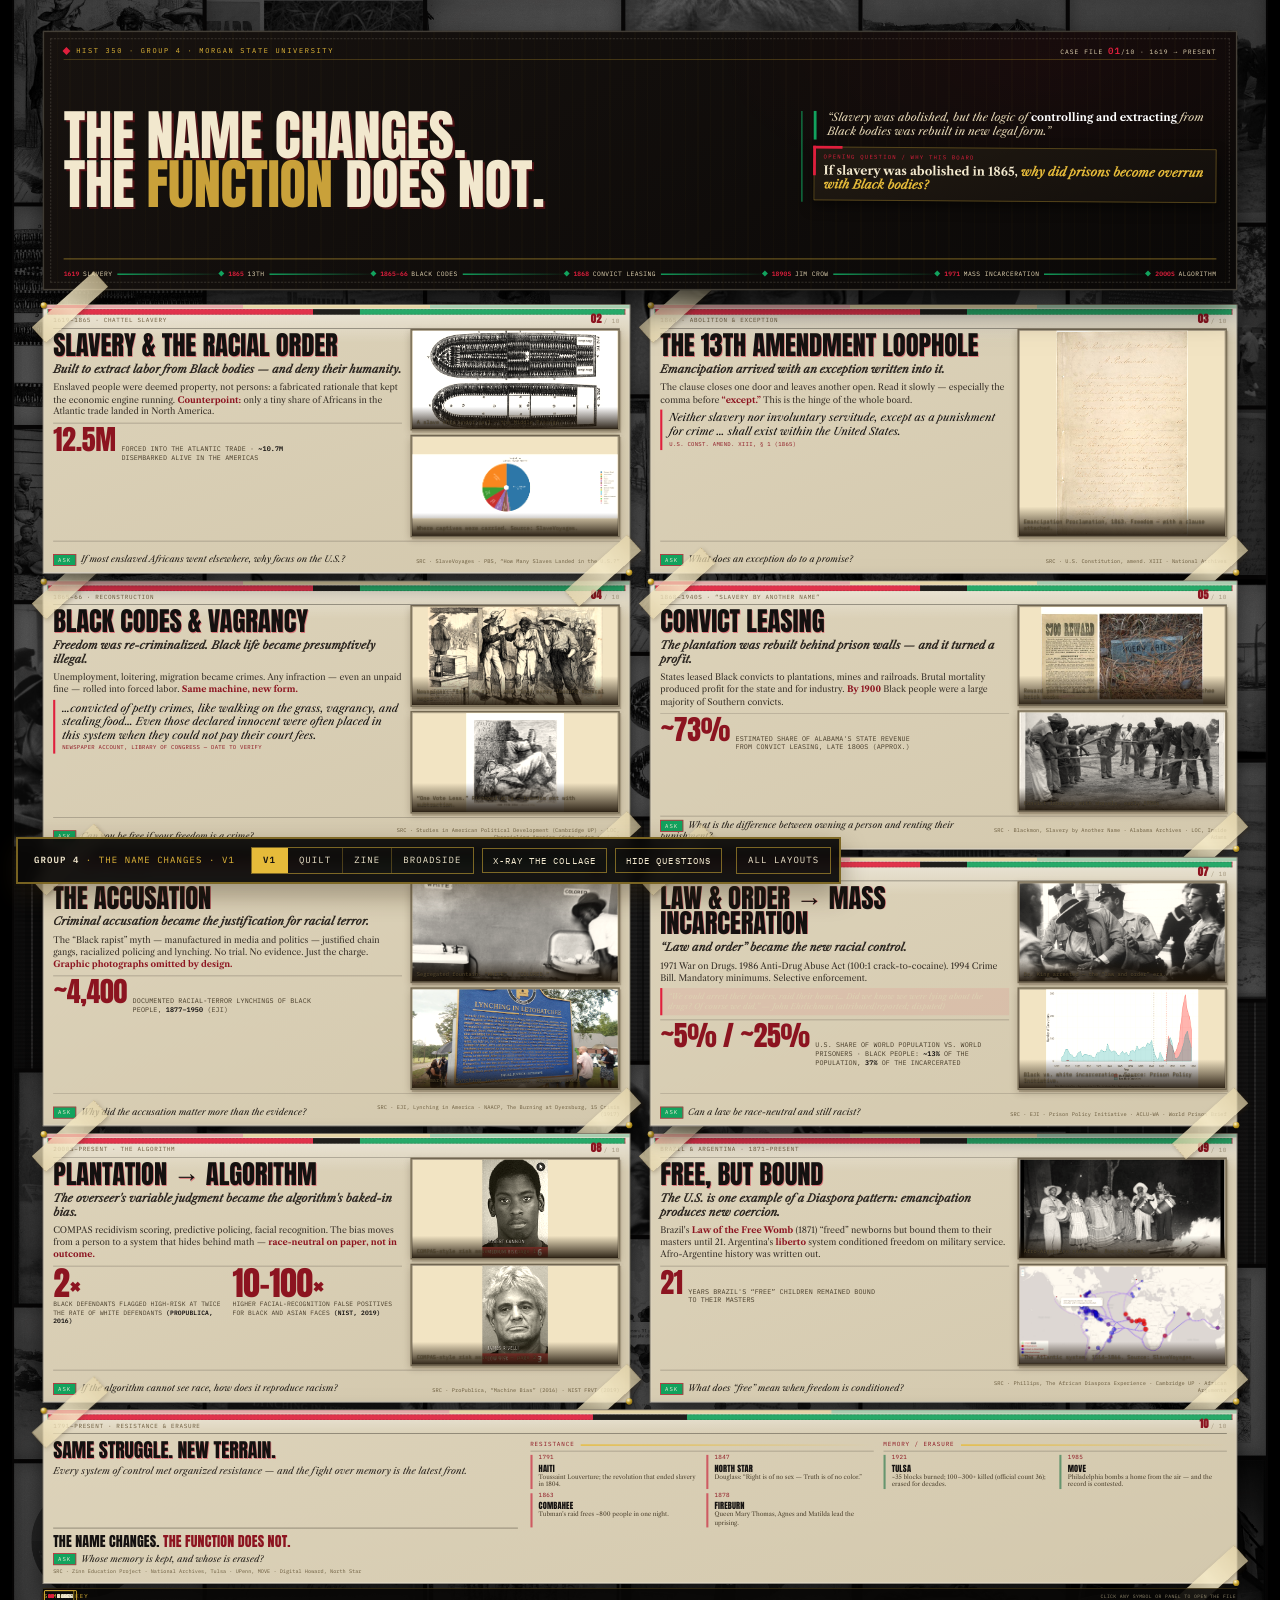
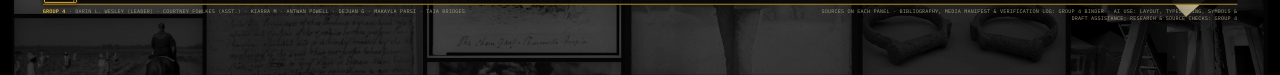
<file: infographic/board_v1.html>
<!doctype html>
<html lang="en">
<head>
<meta charset="utf-8">
<meta name="viewport" content="width=device-width, initial-scale=1">
<title>Group 4 · The Name Changes — v1</title>
<link rel="stylesheet" href="assets/fonts/fonts.css">
<link rel="stylesheet" href="assets/fonts/caslon.css">
<link rel="stylesheet" href="assets/board.css">
<link rel="stylesheet" href="assets/board_v4.css">
</head>
<body data-variant="a" data-layout="v1">
<div class="holder"><div class="stage" id="stage">
  <div class="quilt" aria-hidden="true"><div class="patch t-ink" style="left:3px;top:-21px;width:270px;height:311px;background-image:url('../media/imagery.jpg')"></div><div class="patch t-gold" style="left:3px;top:296px;width:270px;height:313px;background-image:url('../media/slave_atlantic_trade_slave_ship.jpg')"></div><div class="patch t-ink" style="left:3px;top:615px;width:270px;height:245px;background-image:url('../media/escaped_enslaved_people_from_plantation_virgiana.jpg')"></div><div class="patch t-ink" style="left:3px;top:866px;width:270px;height:347px;background-image:url('../media/mlk_arrested.jpg')"></div><div class="patch swatch t-red" style="left:3px;top:1219px;width:270px;height:312px;"></div><div class="patch t-green" style="left:3px;top:1537px;width:270px;height:331px;background-image:url('assets/external/buffalo_soldier_25th.jpg')"></div><div class="patch t-ink" style="left:3px;top:1874px;width:270px;height:217px;background-image:url('assets/external/tulsa_ruins_after_mob.jpg')"></div><div class="patch t-ink" style="left:3px;top:2097px;width:270px;height:216px;background-image:url('../media/Slave%20Voyages%20Pie%20Chart.png')"></div><div class="patch t-ink" style="left:3px;top:2319px;width:270px;height:102px;background-image:url('../media/inarcerated_laborers_from-louisiana-state-penitentiary-angola.png')"></div><div class="patch t-gold" style="left:279px;top:-21px;width:310px;height:311px;background-image:url('../media/moneyreward.jpg')"></div><div class="patch t-ink" style="left:279px;top:296px;width:310px;height:361px;background-image:url('../media/ChatahoocheebricksEnglishWeb-768x576.jpg')"></div><div class="patch t-ink" style="left:279px;top:663px;width:310px;height:224px;background-image:url('../media/fountain_seg.jpg')"></div><div class="patch t-green" style="left:279px;top:893px;width:310px;height:248px;background-image:url('../media/prsion_blck_vs_white.png')"></div><div class="patch swatch t-red" style="left:279px;top:1147px;width:310px;height:199px;"></div><div class="patch t-ink" style="left:279px;top:1352px;width:310px;height:321px;background-image:url('assets/external/shackles_pre1860.jpg')"></div><div class="patch t-gold" style="left:279px;top:1679px;width:310px;height:230px;background-image:url('../media/african_american_convicts_w_shovels.jpg')"></div><div class="patch t-ink" style="left:279px;top:1915px;width:310px;height:340px;background-image:url('../media/letohatchee.jpg')"></div><div class="patch t-ink" style="left:279px;top:2261px;width:310px;height:160px;background-image:url('../media/south_carolina_first_slave_law.jpg')"></div><div class="patch t-ink" style="left:595px;top:-21px;width:278px;height:350px;background-image:url('assets/external/tulsa_ruins_after_riot.jpg')"></div><div class="patch t-ink" style="left:595px;top:335px;width:278px;height:310px;background-image:url('assets/external/on_the_chain_gang.jpg')"></div><div class="patch t-red" style="left:595px;top:651px;width:278px;height:292px;background-image:url('../media/emancipation_proclamation.jpg')"></div><div class="patch t-gold" style="left:595px;top:949px;width:278px;height:361px;background-image:url('../media/one_vote_less.jpg')"></div><div class="patch swatch t-green" style="left:595px;top:1316px;width:278px;height:204px;"></div><div class="patch t-ink" style="left:595px;top:1526px;width:278px;height:259px;background-image:url('assets/external/tulsa_furniture_street.jpg')"></div><div class="patch t-red" style="left:595px;top:1791px;width:278px;height:352px;background-image:url('../media/afroargentines_playing_candombe_porteno_near_bonfire_of_sain_john.jpg')"></div><div class="patch t-red" style="left:595px;top:2149px;width:278px;height:227px;background-image:url('assets/external/chain_gang_thomasville.jpg')"></div><div class="patch t-green" style="left:595px;top:2382px;width:278px;height:39px;background-image:url('assets/external/tulsa_greenwood_burning.jpg')"></div><div class="patch t-ink" style="left:879px;top:-21px;width:334px;height:359px;background-image:url('../media/risk_score_p1_2.png')"></div><div class="patch t-ink" style="left:879px;top:344px;width:334px;height:221px;background-image:url('../media/risk_score_p1_1.png')"></div><div class="patch t-ink" style="left:879px;top:571px;width:334px;height:363px;background-image:url('../media/imagery.jpg')"></div><div class="patch t-red" style="left:879px;top:940px;width:334px;height:230px;background-image:url('../media/slave_atlantic_trade_slave_ship.jpg')"></div><div class="patch swatch t-gold" style="left:879px;top:1176px;width:334px;height:344px;"></div><div class="patch t-ink" style="left:879px;top:1526px;width:334px;height:244px;background-image:url('../media/mlk_arrested.jpg')"></div><div class="patch t-gold" style="left:879px;top:1776px;width:334px;height:369px;background-image:url('../media/Slave%20Voyages%20Map.png')"></div><div class="patch t-green" style="left:879px;top:2151px;width:334px;height:270px;background-image:url('assets/external/buffalo_soldier_25th.jpg')"></div><div class="patch t-ink" style="left:1219px;top:-21px;width:291px;height:205px;background-image:url('assets/external/tulsa_ruins_after_mob.jpg')"></div><div class="patch t-green" style="left:1219px;top:190px;width:291px;height:364px;background-image:url('../media/Slave%20Voyages%20Pie%20Chart.png')"></div><div class="patch t-ink" style="left:1219px;top:560px;width:291px;height:313px;background-image:url('../media/inarcerated_laborers_from-louisiana-state-penitentiary-angola.png')"></div><div class="patch t-green" style="left:1219px;top:879px;width:291px;height:211px;background-image:url('../media/moneyreward.jpg')"></div><div class="patch t-red" style="left:1219px;top:1096px;width:291px;height:312px;background-image:url('../media/ChatahoocheebricksEnglishWeb-768x576.jpg')"></div><div class="patch swatch t-green" style="left:1219px;top:1414px;width:291px;height:202px;"></div><div class="patch t-red" style="left:1219px;top:1622px;width:291px;height:350px;background-image:url('../media/prsion_blck_vs_white.png')"></div><div class="patch t-gold" style="left:1219px;top:1978px;width:291px;height:224px;background-image:url('assets/external/freedmen_school_richmond.jpg')"></div><div class="patch t-red" style="left:1219px;top:2208px;width:291px;height:213px;background-image:url('assets/external/shackles_pre1860.jpg')"></div><div class="patch t-gold" style="left:1516px;top:-21px;width:281px;height:340px;background-image:url('../media/african_american_convicts_w_shovels.jpg')"></div><div class="patch t-ink" style="left:1516px;top:325px;width:281px;height:256px;background-image:url('../media/letohatchee.jpg')"></div><div class="patch t-green" style="left:1516px;top:587px;width:281px;height:237px;background-image:url('../media/south_carolina_first_slave_law.jpg')"></div><div class="patch t-ink" style="left:1516px;top:830px;width:281px;height:257px;background-image:url('assets/external/tulsa_ruins_after_riot.jpg')"></div><div class="patch t-ink" style="left:1516px;top:1093px;width:281px;height:338px;background-image:url('assets/external/on_the_chain_gang.jpg')"></div><div class="patch swatch t-green" style="left:1516px;top:1437px;width:281px;height:374px;"></div><div class="patch t-green" style="left:1516px;top:1817px;width:281px;height:269px;background-image:url('../media/one_vote_less.jpg')"></div><div class="patch t-ink" style="left:1516px;top:2092px;width:281px;height:329px;background-image:url('../media/angola_prison_guard_tower.png')"></div></div>
  
<section class="banner lay-v1" data-panel="p1" tabindex="0" role="button"
  aria-label="Open the thesis banner"
  style="left:44px;top:44px;width:1712px;height:372px">
  <div class="mast-top">
    <div class="kicker"><span class="dot"></span>HIST 350 · GROUP 4 · MORGAN STATE UNIVERSITY</div>
    <div class="filetag">CASE FILE <b>01</b>/10 · 1619 → PRESENT</div>
  </div>
  <div class="mast-grid">
    <h1 class="b-title"><span>THE NAME CHANGES.</span><span>THE <em>FUNCTION</em> DOES NOT.</span></h1>
    <div class="mast-side">
      <p class="thesis">“Slavery was abolished, but the logic of <b>controlling and extracting</b> from Black bodies was rebuilt in new legal form.”</p>
      <div class="case">
        <div class="label">Opening question / why this board</div>
        <p class="q">If slavery was abolished in 1865, <em>why did prisons become overrun with Black bodies?</em></p>
      </div>
    </div>
  </div>
  <div class="era-strip">
    <span class="e"><b>1619</b> SLAVERY</span><span class="dash"></span>
    <span class="e"><b>1865</b> 13TH</span><span class="dash"></span>
    <span class="e"><b>1865–66</b> BLACK CODES</span><span class="dash"></span>
    <span class="e"><b>1868</b> CONVICT LEASING</span><span class="dash"></span>
    <span class="e"><b>1890s</b> JIM CROW</span><span class="dash"></span>
    <span class="e"><b>1971</b> MASS INCARCERATION</span><span class="dash"></span>
    <span class="e"><b>2000s</b> ALGORITHM</span>
  </div>
  <div class="mast-badge"><span>SIX AREAS</span><b>ONE FUNCTION</b></div>
</section>
  
<article class="panel p-lg lay-v1" data-panel="p2" data-size="lg"
  tabindex="0" role="button" aria-label="Open panel 02: SLAVERY &amp; THE RACIAL ORDER"
  style="left:44px;top:436px;width:842px;height:386px;--rot:0deg;z-index:6;">
  <span class="tape tl"></span><span class="tape br"></span>
  <span class="pin a"></span><span class="pin b"></span>
  <header class="p-head">
    <div class="era">1619–1865 · CHATTEL SLAVERY</div>
    <div class="pnum"><b>02</b><span>/ 10</span></div>
  </header>
  <div class="p-main">
    <h2 class="p-title">SLAVERY & THE RACIAL ORDER</h2>
    <p class="p-arg">Built to extract labor from Black bodies — and deny their humanity.</p>
    <p class="p-facts">Enslaved people were deemed property, not persons: a fabricated rationale that kept the economic engine running. <b>Counterpoint:</b> only a tiny share of Africans in the Atlantic trade landed in North America.</p>
    <div class="p-stat"><div class="stat-v">12.5M</div><div class="stat-l">forced into the Atlantic trade · <b>~10.7M</b> disembarked alive in the Americas</div></div>
  </div>
  <div class="p-media"><figure class=""><img src="../media/slave_atlantic_trade_slave_ship.jpg" alt="A slave ship under sail — the Middle Passage."><figcaption>A slave ship under sail — the Middle Passage.</figcaption></figure><figure class="fit"><img src="../media/Slave%20Voyages%20Pie%20Chart.png" alt="Where captives were carried. Source: SlaveVoyages."><figcaption>Where captives were carried. Source: SlaveVoyages.</figcaption></figure></div>
  <div class="p-foot">
    <p class="ask"><span class="asktag">ASK</span>If most enslaved Africans went elsewhere, why focus on the U.S.?</p>
    <p class="src">SRC · SlaveVoyages · PBS, “How Many Slaves Landed in the U.S.?”</p>
  </div>
</article>
<article class="panel p-lg lay-v1" data-panel="p3" data-size="lg"
  tabindex="0" role="button" aria-label="Open panel 03: THE 13TH AMENDMENT LOOPHOLE"
  style="left:914px;top:436px;width:842px;height:386px;--rot:0deg;z-index:5;">
  <span class="tape tl"></span><span class="tape br"></span>
  <span class="pin a"></span><span class="pin b"></span>
  <header class="p-head">
    <div class="era">1865 · ABOLITION & EXCEPTION</div>
    <div class="pnum"><b>03</b><span>/ 10</span></div>
  </header>
  <div class="p-main">
    <h2 class="p-title">THE 13TH AMENDMENT LOOPHOLE</h2>
    <p class="p-arg">Emancipation arrived with an exception written into it.</p>
    <p class="p-facts">The clause closes one door and leaves another open. Read it slowly — especially the comma before <b>“except.”</b> This is the hinge of the whole board.</p>
    <blockquote class="quote"><q>Neither slavery nor involuntary servitude, except as a punishment for crime … shall exist within the United States.</q><cite>U.S. Const. amend. XIII, § 1 (1865)</cite></blockquote>
  </div>
  <div class="p-media"><figure class="fit"><img src="../media/emancipation_proclamation.jpg" alt="Emancipation Proclamation, 1863. Freedom — with a clause attached."><figcaption>Emancipation Proclamation, 1863. Freedom — with a clause attached.</figcaption></figure></div>
  <div class="p-foot">
    <p class="ask"><span class="asktag">ASK</span>What does an exception do to a promise?</p>
    <p class="src">SRC · U.S. Constitution, amend. XIII · National Archives</p>
  </div>
</article>
<article class="panel p-lg lay-v1" data-panel="p4" data-size="lg"
  tabindex="0" role="button" aria-label="Open panel 04: BLACK CODES &amp; VAGRANCY"
  style="left:44px;top:832px;width:842px;height:386px;--rot:0deg;z-index:5;">
  <span class="tape tl"></span><span class="tape br"></span>
  <span class="pin a"></span><span class="pin b"></span>
  <header class="p-head">
    <div class="era">1865–66 · RECONSTRUCTION</div>
    <div class="pnum"><b>04</b><span>/ 10</span></div>
  </header>
  <div class="p-main">
    <h2 class="p-title">BLACK CODES & VAGRANCY</h2>
    <p class="p-arg">Freedom was re-criminalized. Black life became presumptively illegal.</p>
    <p class="p-facts">Unemployment, loitering, migration became crimes. Any infraction — even an unpaid fine — rolled into forced labor. <b>Same machine, new form.</b></p>
    <blockquote class="quote"><q>…convicted of petty crimes, like walking on the grass, vagrancy, and stealing food… Even those declared innocent were often placed in this system when they could not pay their court fees.</q><cite>Newspaper account, Library of Congress — date to verify</cite></blockquote>
  </div>
  <div class="p-media"><figure class="fit"><img src="../media/imagery.jpg" alt="Newspaper: “free as air” — and “spot every leading Radical negro.”"><figcaption>Newspaper: “free as air” — and “spot every leading Radical negro.”</figcaption></figure><figure class="fit"><img src="../media/one_vote_less.jpg" alt="“One Vote Less.” Richmond Whig — freedom met with subtraction."><figcaption>“One Vote Less.” Richmond Whig — freedom met with subtraction.</figcaption></figure></div>
  <div class="p-foot">
    <p class="ask"><span class="asktag">ASK</span>Can you be free if your freedom is a crime?</p>
    <p class="src">SRC · Studies in American Political Development (Cambridge UP) · LOC, Chronicling America (date under review)</p>
  </div>
</article>
<article class="panel p-lg lay-v1" data-panel="p5" data-size="lg"
  tabindex="0" role="button" aria-label="Open panel 05: CONVICT LEASING"
  style="left:914px;top:832px;width:842px;height:386px;--rot:0deg;z-index:5;">
  <span class="tape tl"></span><span class="tape br"></span>
  <span class="pin a"></span><span class="pin b"></span>
  <header class="p-head">
    <div class="era">1868–1940s · “SLAVERY BY ANOTHER NAME”</div>
    <div class="pnum"><b>05</b><span>/ 10</span></div>
  </header>
  <div class="p-main">
    <h2 class="p-title">CONVICT LEASING</h2>
    <p class="p-arg">The plantation was rebuilt behind prison walls — and it turned a profit.</p>
    <p class="p-facts">States leased Black convicts to plantations, mines and railroads. Brutal mortality produced profit for the state and for industry. <b>By 1900</b> Black people were a large majority of Southern convicts.</p>
    <div class="p-stat"><div class="stat-v">~73%</div><div class="stat-l">estimated share of Alabama's state revenue from convict leasing, late 1800s (approx.)</div></div>
  </div>
  <div class="p-media"><figure class="fit"><img src="../media/moneyreward.jpg" alt="Reward poster: five escaped convicts from the Chattahoochee brick works."><figcaption>Reward poster: five escaped convicts from the Chattahoochee brick works.</figcaption></figure><figure class=""><img src="../media/african_american_convicts_w_shovels.jpg" alt="Convict laborers with shovels, early 1900s."><figcaption>Convict laborers with shovels, early 1900s.</figcaption></figure></div>
  <div class="p-foot">
    <p class="ask"><span class="asktag">ASK</span>What is the difference between owning a person and renting their punishment?</p>
    <p class="src">SRC · Blackmon, Slavery by Another Name · Alabama Archives · LOC, Inside Adams</p>
  </div>
</article>
<article class="panel p-lg lay-v1" data-panel="p6" data-size="lg"
  tabindex="0" role="button" aria-label="Open panel 06: THE ACCUSATION"
  style="left:44px;top:1228px;width:842px;height:386px;--rot:0deg;z-index:5;">
  <span class="tape tl"></span><span class="tape br"></span>
  <span class="pin a"></span><span class="pin b"></span>
  <header class="p-head">
    <div class="era">1890s–1960s · JIM CROW</div>
    <div class="pnum"><b>06</b><span>/ 10</span></div>
  </header>
  <div class="p-main">
    <h2 class="p-title">THE ACCUSATION</h2>
    <p class="p-arg">Criminal accusation became the justification for racial terror.</p>
    <p class="p-facts">The “Black rapist” myth — manufactured in media and politics — justified chain gangs, racialized policing and lynching. No trial. No evidence. Just the charge. <b>Graphic photographs omitted by design.</b></p>
    <div class="p-stat"><div class="stat-v">~4,400</div><div class="stat-l">documented racial-terror lynchings of Black people, <b>1877–1950</b> (EJI)</div></div>
  </div>
  <div class="p-media"><figure class=""><img src="../media/fountain_seg.jpg" alt="Segregated fountain: “WHITE” / “COLORED.”"><figcaption>Segregated fountain: “WHITE” / “COLORED.”</figcaption></figure><figure class=""><img src="../media/letohatchee.jpg" alt="EJI marker: lynching in Letohatchee, Alabama, 1900."><figcaption>EJI marker: lynching in Letohatchee, Alabama, 1900.</figcaption></figure></div>
  <div class="p-foot">
    <p class="ask"><span class="asktag">ASK</span>Why did the accusation matter more than the evidence?</p>
    <p class="src">SRC · EJI, Lynching in America · NAACP, The Burning at Dyersburg, 15 Crisis (1917)</p>
  </div>
</article>
<article class="panel p-lg lay-v1" data-panel="p7" data-size="lg"
  tabindex="0" role="button" aria-label="Open panel 07: LAW &amp;amp; ORDER → MASS INCARCERATION"
  style="left:914px;top:1228px;width:842px;height:386px;--rot:0deg;z-index:6;">
  <span class="tape tl"></span><span class="tape br"></span>
  <span class="pin a"></span><span class="pin b"></span>
  <header class="p-head">
    <div class="era">1971–PRESENT · WAR ON DRUGS</div>
    <div class="pnum"><b>07</b><span>/ 10</span></div>
  </header>
  <div class="p-main">
    <h2 class="p-title">LAW &amp; ORDER → MASS INCARCERATION</h2>
    <p class="p-arg">“Law and order” became the new racial control.</p>
    <p class="p-facts">1971 War on Drugs. 1986 Anti-Drug Abuse Act (100:1 crack-to-cocaine). 1994 Crime Bill. Mandatory minimums. Selective enforcement.<span class='pq'>“We could arrest their leaders, raid their homes… Did we know we were lying about the drugs? Of course we did.” — John Ehrlichman (attributed/reported; disputed)</span></p>
    <div class="p-stat"><div class="stat-v">~5% / ~25%</div><div class="stat-l">U.S. share of world population vs. world prisoners · Black people: <b>~13%</b> of the population, <b>37%</b> of the incarcerated</div></div>
  </div>
  <div class="p-media"><figure class=""><img src="../media/mlk_arrested.jpg" alt="Dr. King arrested — the “law and order” era."><figcaption>Dr. King arrested — the “law and order” era.</figcaption></figure><figure class="fit"><img src="../media/prsion_blck_vs_white.png" alt="Black vs. white incarceration. Source: Prison Policy Initiative."><figcaption>Black vs. white incarceration. Source: Prison Policy Initiative.</figcaption></figure></div>
  <div class="p-foot">
    <p class="ask"><span class="asktag">ASK</span>Can a law be race-neutral and still racist?</p>
    <p class="src">SRC · EJI · Prison Policy Initiative · ACLU-WA · World Prison Brief</p>
  </div>
</article>
<article class="panel p-lg lay-v1" data-panel="p8" data-size="lg"
  tabindex="0" role="button" aria-label="Open panel 08: PLANTATION → ALGORITHM"
  style="left:44px;top:1624px;width:842px;height:386px;--rot:0deg;z-index:5;">
  <span class="tape tl"></span><span class="tape br"></span>
  <span class="pin a"></span><span class="pin b"></span>
  <header class="p-head">
    <div class="era">2000s–PRESENT · THE ALGORITHM</div>
    <div class="pnum"><b>08</b><span>/ 10</span></div>
  </header>
  <div class="p-main">
    <h2 class="p-title">PLANTATION → ALGORITHM</h2>
    <p class="p-arg">The overseer's variable judgment became the algorithm's baked-in bias.</p>
    <p class="p-facts">COMPAS recidivism scoring, predictive policing, facial recognition. The bias moves from a person to a system that hides behind math — <b>race-neutral on paper, not in outcome.</b></p>
    <div class="p-stat duo"><div class="su"><div class="stat-v">2×</div><div class="stat-l">Black defendants flagged high-risk at twice the rate of white defendants <b>(ProPublica, 2016)</b></div></div><div class="su"><div class="stat-v">10–100×</div><div class="stat-l">higher facial-recognition false positives for Black and Asian faces <b>(NIST, 2019)</b></div></div></div>
  </div>
  <div class="p-media"><figure class="fit"><img src="../media/risk_score_p1_1.png" alt="COMPAS-style risk assessment — page 1."><figcaption>COMPAS-style risk assessment — page 1.</figcaption></figure><figure class="fit"><img src="../media/risk_score_p1_2.png" alt="COMPAS-style risk assessment — page 2."><figcaption>COMPAS-style risk assessment — page 2.</figcaption></figure></div>
  <div class="p-foot">
    <p class="ask"><span class="asktag">ASK</span>If the algorithm cannot see race, how does it reproduce racism?</p>
    <p class="src">SRC · ProPublica, “Machine Bias” (2016) · NIST FRVT (2019)</p>
  </div>
</article>
<article class="panel p-lg lay-v1" data-panel="p9" data-size="lg"
  tabindex="0" role="button" aria-label="Open panel 09: FREE, BUT BOUND"
  style="left:914px;top:1624px;width:842px;height:386px;--rot:0deg;z-index:5;">
  <span class="tape tl"></span><span class="tape br"></span>
  <span class="pin a"></span><span class="pin b"></span>
  <header class="p-head">
    <div class="era">BRAZIL & ARGENTINA · 1871–PRESENT</div>
    <div class="pnum"><b>09</b><span>/ 10</span></div>
  </header>
  <div class="p-main">
    <h2 class="p-title">FREE, BUT BOUND</h2>
    <p class="p-arg">The U.S. is one example of a Diaspora pattern: emancipation produces new coercion.</p>
    <p class="p-facts">Brazil's <b>Law of the Free Womb</b> (1871) “freed” newborns but bound them to their masters until 21. Argentina's <b>liberto</b> system conditioned freedom on military service. Afro-Argentine history was written out.</p>
    <div class="p-stat"><div class="stat-v">21</div><div class="stat-l">years Brazil's “free” children remained bound to their masters</div></div>
  </div>
  <div class="p-media"><figure class=""><img src="../media/afroargentines_playing_candombe_porteno_near_bonfire_of_sain_john.jpg" alt="Afro-Argentine candombe, Buenos Aires."><figcaption>Afro-Argentine candombe, Buenos Aires.</figcaption></figure><figure class="fit"><img src="../media/Slave%20Voyages%20Map.png" alt="The Atlantic system, 1514–1866. Source: SlaveVoyages."><figcaption>The Atlantic system, 1514–1866. Source: SlaveVoyages.</figcaption></figure></div>
  <div class="p-foot">
    <p class="ask"><span class="asktag">ASK</span>What does “free” mean when freedom is conditioned?</p>
    <p class="src">SRC · Phillips, The African Diaspora Experience · Cambridge UP · African Arguments</p>
  </div>
</article>
  
<article class="panel p10 p-xl lay-v1" data-panel="p10" data-size="xl"
  tabindex="0" role="button" aria-label="Open panel 10: resistance and memory"
  style="left:44px;top:2020px;width:1712px;height:250px;--rot:0deg;z-index:6;">
  <span class="tape tl"></span><span class="tape br"></span>
  <span class="pin a"></span><span class="pin b"></span>
  <header class="p-head">
    <div class="era">1791–PRESENT · RESISTANCE & ERASURE</div>
    <div class="pnum"><b>10</b><span>/ 10</span></div>
  </header>
  <div class="w-body">
    <div class="w-left">
      <h2 class="p-title">SAME STRUGGLE. NEW TERRAIN.</h2>
      <p class="p-arg">Every system of control met organized resistance — and the fight over memory is the latest front.</p>
      <div class="p10-media"><figure class=""><img src="../media/escaped_enslaved_people_from_plantation_virgiana.jpg" alt="Escaped enslaved people, Virginia — the first front."><figcaption>Escaped enslaved people, Virginia — the first front.</figcaption></figure></div>
      <div class="w-close">
        <div class="closing">THE NAME CHANGES. <span>THE FUNCTION DOES NOT.</span></div>
        <p class="ask"><span class="asktag">ASK</span>Whose memory is kept, and whose is erased?</p>
        <p class="src">SRC · Zinn Education Project · National Archives, Tulsa · UPenn, MOVE · Digital Howard, North Star</p>
      </div>
    </div>
    <div class="res">
      <div class="res-block"><h3>Resistance</h3><div class="res-grid"><div class="res-item"><div class="y">1791</div><div class="t">HAITI</div><div class="d">Toussaint Louverture; the revolution that ended slavery in 1804.</div></div><div class="res-item"><div class="y">1847</div><div class="t">NORTH STAR</div><div class="d">Douglass: “Right is of no sex — Truth is of no color.”</div></div><div class="res-item"><div class="y">1863</div><div class="t">COMBAHEE</div><div class="d">Tubman's raid frees ~800 people in one night.</div></div><div class="res-item"><div class="y">1878</div><div class="t">FIREBURN</div><div class="d">Queen Mary Thomas, Agnes and Matilda lead the uprising.</div></div></div></div>
      <div class="mem-block"><h3>Memory / erasure</h3><div class="mem-grid"><div class="mem-item"><div class="y">1921</div><div class="t">TULSA</div><div class="d">~35 blocks burned; 100–300+ killed (official count 36); erased for decades.</div></div><div class="mem-item"><div class="y">1985</div><div class="t">MOVE</div><div class="d">Philadelphia bombs a home from the air — and the record is contested.</div></div></div></div>
    </div>
  </div>
</article>
  
  <div class="legend" style="left:44px;top:2276px;width:1712px;height:24px"><span class="legend-lbl">SYMBOL KEY</span><button class="symkey" type="button" data-symkey="globe" title="PAN-AFRICAN GLOBE"><b>01</b>GLOBE</button><button class="symkey" type="button" data-symkey="fist" title="THE RAISED FIST"><b>02</b>FIST</button><button class="symkey" type="button" data-symkey="broken-chain" title="THE BROKEN CHAIN"><b>03</b>CHAIN</button><button class="symkey" type="button" data-symkey="torch" title="THE TORCH"><b>04</b>TORCH</button><button class="symkey" type="button" data-symkey="kente" title="KENTE PATTERN"><b>05</b>KENTE</button><button class="symkey" type="button" data-symkey="dove" title="THE DOVE"><b>06</b>DOVE</button><button class="symkey" type="button" data-symkey="megaphone" title="THE MEGAPHONE"><b>07</b>VOICE</button><button class="symkey" type="button" data-symkey="barbed-wire" title="BARBED WIRE"><b>08</b>WIRE</button><button class="symkey" type="button" data-symkey="poppy" title="THE POPPY"><b>09</b>POPPY</button><button class="symkey" type="button" data-symkey="open-hands" title="OPEN HANDS"><b>10</b>HANDS</button><span class="legend-note">CLICK ANY SYMBOL OR PANEL TO OPEN THE FILE</span></div>
  
<div class="footer" style="left:44px;top:2298px;width:1712px">
  <div><b>GROUP 4</b> · DARIN L. WESLEY (LEADER) · COURTNEY FOWLKES (ASST.) · KIARRA M · ANTWAN POWELL · DEJUAN G · MAKAYLA PARSI · TAJA BRIDGES</div>
  <div class="r">SOURCES ON EACH PANEL · BIBLIOGRAPHY, MEDIA MANIFEST &amp; VERIFICATION LOG: GROUP 4 BINDER · AI USE: LAYOUT, TYPESETTING, SYMBOLS &amp; DRAFT ASSISTANCE; RESEARCH &amp; SOURCE CHECKS: GROUP 4</div>
</div>
</div></div>

<dialog id="modal" aria-label="Panel detail">
  <div id="modal-head" class="m-head"></div>
  <div id="modal-body" class="m-body"></div>
</dialog>

<div class="toolbar" role="toolbar" aria-label="Board controls">
  <div class="brand"><b>GROUP 4</b> · THE NAME CHANGES · V1</div>
  <div class="lay-switch" role="group" aria-label="Switch layout">
    <a class="lay-btn on" href="board_v1.html">V1</a>
    <a class="lay-btn" href="board_quilt.html">QUILT</a>
    <a class="lay-btn" href="board_zine.html">ZINE</a>
    <a class="lay-btn" href="board_broadside.html">BROADSIDE</a>
  </div>
  <button id="xray" type="button">X-RAY THE COLLAGE</button>
  <button id="qtoggle" type="button">HIDE QUESTIONS</button>
  <a class="lay-btn home" href="index.html">ALL LAYOUTS</a>
</div>

<script>window.BOARD = {"variant": "a", "layout": "v1", "panels": {"p1": {"num": "01", "tag": "THESIS", "era": "1619 – PRESENT · SIX ERAS OF CONTROL", "title": "THE NAME CHANGES. THE FUNCTION DOES NOT.", "arg": "Slavery was abolished. The logic of controlling and extracting from Black bodies was not.", "facts": "<b>Black Codes</b> criminalized Black freedom. <b>Convict leasing</b> rented prisoners out. <b>Mass incarceration</b> built the world's largest prison system. <b>Algorithmic bias</b> hides the same judgment in code.", "notes": ["The thesis: “Slavery was abolished, but the logic of controlling and extracting from Black bodies was rebuilt in new legal form.”", "Six areas of control — slavery, Black Codes, convict leasing, Jim Crow, mass incarceration, algorithmic control — run on three pillars: profit from Black bodies; convict leasing → prison labor; plantation → algorithm.", "Opening question to hold: if slavery was abolished in 1865, why did prisons become overrun with Black bodies? The board answers it."], "questions": ["What does it mean for a system to survive its own abolition?", "What connects a plantation, a prison cell, and a risk score?"], "sources": ["Thirteenth Amendment, U.S. Constitution (Section 1).", "Emancipation Proclamation (1863), U.S. National Archives.", "Group 4 blueprint & project binder (panel architecture, thesis)."], "images": [{"f": "emancipation_proclamation.jpg", "cap": "Emancipation Proclamation, 1863 — freedom with a clause attached.", "fit": true}, {"f": "slave_atlantic_trade_slave_ship.jpg", "cap": "The Middle Passage: forced migration as the first container of the system."}]}, "p2": {"num": "02", "tag": "ERA 01", "era": "1619–1865 · CHATTEL SLAVERY", "title": "SLAVERY & THE RACIAL ORDER", "arg": "Built to extract labor from Black bodies — and deny their humanity.", "facts": "Enslaved people were deemed property, not persons: a fabricated rationale that kept the economic engine running. <b>Counterpoint:</b> only a tiny share of Africans in the Atlantic trade landed in North America.", "stat": {"v": "12.5M", "l": "forced into the Atlantic trade · <b>~10.7M</b> disembarked alive in the Americas"}, "images": [{"f": "slave_atlantic_trade_slave_ship.jpg", "cap": "A slave ship under sail — the Middle Passage."}, {"f": "Slave Voyages Pie Chart.png", "cap": "Where captives were carried. Source: SlaveVoyages.", "fit": true}], "question": "If most enslaved Africans went elsewhere, why focus on the U.S.?", "source": "SlaveVoyages · PBS, “How Many Slaves Landed in the U.S.?”", "notes": ["Slavery racialized labor and deemed people property — denying personhood to keep the economic engine running.", "~12.5 million Africans were forced into the Atlantic trade; ~10.7 million disembarked alive in the Americas.", "Use the counterpoint honestly: only a tiny share landed in North America. What was built here was not only numbers — it was a racial order, the blueprint every later panel runs on."], "questions": ["If most enslaved Africans went elsewhere, why focus on the U.S.?", "How did being called property become a legal identity?"], "sources": ["SlaveVoyages, “Voyages: The Trans-Atlantic Slave Trade Database.”", "PBS, “How Many Slaves Landed in the U.S.?”"]}, "p3": {"num": "03", "tag": "THE HINGE", "era": "1865 · ABOLITION & EXCEPTION", "title": "THE 13TH AMENDMENT LOOPHOLE", "arg": "Emancipation arrived with an exception written into it.", "facts": "The clause closes one door and leaves another open. Read it slowly — especially the comma before <b>“except.”</b> This is the hinge of the whole board.", "quote": {"q": "Neither slavery nor involuntary servitude, except as a punishment for crime … shall exist within the United States.", "c": "U.S. Const. amend. XIII, § 1 (1865)"}, "images": [{"f": "emancipation_proclamation.jpg", "cap": "Emancipation Proclamation, 1863. Freedom — with a clause attached.", "fit": true}], "question": "What does an exception do to a promise?", "source": "U.S. Constitution, amend. XIII · National Archives", "notes": ["The 13th Amendment abolished slavery — with a deliberate exception built in. At first glance reasonable; in practice used to perpetuate the exploitation of labor.", "Read the clause aloud and slow down on “except as a punishment for crime.” This panel is the hinge: it closes era one and opens era two."], "questions": ["What does an exception do to a promise?", "Who benefits from leaving that door open?"], "sources": ["U.S. Constitution, amend. XIII, § 1.", "National Archives, Emancipation Proclamation (1863)."]}, "p4": {"num": "04", "tag": "ERA 02", "era": "1865–66 · RECONSTRUCTION", "title": "BLACK CODES & VAGRANCY", "arg": "Freedom was re-criminalized. Black life became presumptively illegal.", "facts": "Unemployment, loitering, migration became crimes. Any infraction — even an unpaid fine — rolled into forced labor. <b>Same machine, new form.</b>", "quote": {"q": "…convicted of petty crimes, like walking on the grass, vagrancy, and stealing food… Even those declared innocent were often placed in this system when they could not pay their court fees.", "c": "Newspaper account, Library of Congress — date to verify"}, "images": [{"f": "imagery.jpg", "cap": "Newspaper: “free as air” — and “spot every leading Radical negro.”", "fit": true}, {"f": "one_vote_less.jpg", "cap": "“One Vote Less.” Richmond Whig — freedom met with subtraction.", "fit": true}], "question": "Can you be free if your freedom is a crime?", "source": "Studies in American Political Development (Cambridge UP) · LOC, Chronicling America (date under review)", "notes": ["Black Codes criminalized unemployment, loitering and migration — the re-criminalization of freedom.", "By leaving “criminals” out of the amendment, the system only had to make Black people the majority of criminals. Any infraction — even an unpaid fine — rolls into forced labor.", "Forward connection: fines, fees and cash bail are the same mechanism still running."], "questions": ["Can you be free if your freedom is a crime?", "What happens when an unpaid fine becomes labor?"], "sources": ["Studies in American Political Development, “Spawn of Slavery.”", "Library of Congress, Chronicling America (date under review; verify scan)."], "note": "Verification flag: the newspaper's 1961 date should be checked against the LOC scan before the presentation."}, "p5": {"num": "05", "tag": "ERA 03", "era": "1868–1940s · “SLAVERY BY ANOTHER NAME”", "title": "CONVICT LEASING", "arg": "The plantation was rebuilt behind prison walls — and it turned a profit.", "facts": "States leased Black convicts to plantations, mines and railroads. Brutal mortality produced profit for the state and for industry. <b>By 1900</b> Black people were a large majority of Southern convicts.", "stat": {"v": "~73%", "l": "estimated share of Alabama's state revenue from convict leasing, late 1800s (approx.)"}, "images": [{"f": "moneyreward.jpg", "cap": "Reward poster: five escaped convicts from the Chattahoochee brick works.", "fit": true}, {"f": "african_american_convicts_w_shovels.jpg", "cap": "Convict laborers with shovels, early 1900s."}], "question": "What is the difference between owning a person and renting their punishment?", "source": "Blackmon, Slavery by Another Name · Alabama Archives · LOC, Inside Adams", "notes": ["States leased convicts to plantations, railroads and mines — so the state and emerging American industry both profited from Black bodies.", "Blackmon showed how Southern governments arrested Black Americans on fabricated or minor charges and “leased” their bodies as forced labor.", "The figure is an estimate: ~73% of Alabama's state revenue in the late 1800s (no exact figure survives)."], "questions": ["Who got paid?", "What is the difference between owning a person and renting their punishment?"], "sources": ["Douglas A. Blackmon, Slavery by Another Name.", "Alabama Department of Archives & History, 1846 lease act.", "Library of Congress, Inside Adams; NMAAHC Searchable Museum."]}, "p6": {"num": "06", "tag": "ERA 04", "era": "1890s–1960s · JIM CROW", "title": "THE ACCUSATION", "arg": "Criminal accusation became the justification for racial terror.", "facts": "The “Black rapist” myth — manufactured in media and politics — justified chain gangs, racialized policing and lynching. No trial. No evidence. Just the charge. <b>Graphic photographs omitted by design.</b>", "stat": {"v": "~4,400", "l": "documented racial-terror lynchings of Black people, <b>1877–1950</b> (EJI)"}, "images": [{"f": "fountain_seg.jpg", "cap": "Segregated fountain: “WHITE” / “COLORED.”"}, {"f": "letohatchee.jpg", "cap": "EJI marker: lynching in Letohatchee, Alabama, 1900."}], "question": "Why did the accusation matter more than the evidence?", "source": "EJI, Lynching in America · NAACP, The Burning at Dyersburg, 15 Crisis (1917)", "notes": ["The “Black rapist” myth gave cover to racial terror, chain gangs and racialized policing — lynching on nothing more than an accusation.", "Ida B. Wells and NAACP investigations show the accusation doing the work of evidence. From 1877–1950, EJI documents ~4,400 racial-terror lynchings.", "Handle with restraint: let the facts carry the weight; do not sensationalize."], "questions": ["Why did the accusation matter more than the evidence?", "How does a lie become law?"], "sources": ["Equal Justice Initiative, Lynching in America.", "“The Burning at Dyersburg,” 15 Crisis 178–83 (1917).", "Ida B. Wells, Southern Horrors."], "note": "Content note: the board intentionally uses a memorial marker and a segregation sign rather than photographs of victims."}, "p7": {"num": "07", "tag": "ERA 05", "era": "1971–PRESENT · WAR ON DRUGS", "title": "LAW &amp; ORDER → MASS INCARCERATION", "arg": "“Law and order” became the new racial control.", "facts": "1971 War on Drugs. 1986 Anti-Drug Abuse Act (100:1 crack-to-cocaine). 1994 Crime Bill. Mandatory minimums. Selective enforcement.<span class='pq'>“We could arrest their leaders, raid their homes… Did we know we were lying about the drugs? Of course we did.” — John Ehrlichman (attributed/reported; disputed)</span>", "stat": {"v": "~5% / ~25%", "l": "U.S. share of world population vs. world prisoners · Black people: <b>~13%</b> of the population, <b>37%</b> of the incarcerated"}, "images": [{"f": "mlk_arrested.jpg", "cap": "Dr. King arrested — the “law and order” era."}, {"f": "prsion_blck_vs_white.png", "cap": "Black vs. white incarceration. Source: Prison Policy Initiative.", "fit": true}], "question": "Can a law be race-neutral and still racist?", "source": "EJI · Prison Policy Initiative · ACLU-WA · World Prison Brief", "notes": ["Nixon declared war on drugs — fought disproportionately in communities of color through selective enforcement. Then the 1986 100:1 crack-to-cocaine disparity, the 1994 Crime Bill, mandatory minimums.", "Quote Ehrlichman but flag it: widely cited, attribution disputed — present as reported, not proven.", "~5% of the world's population lives in the U.S.; we hold roughly a quarter of the world's prisoners. Black people are ~13% of the population and 37% of the incarcerated."], "questions": ["Can a law be race-neutral and still racist?", "What did calling drugs ‘public enemy #1’ distract the public from?"], "sources": ["EJI, “Nixon's War on Drugs.”", "Prison Policy Initiative; ACLU of Washington; World Prison Brief.", "Anti-Drug Abuse Act (1986); Violent Crime Control and Law Enforcement Act (1994)."]}, "p8": {"num": "08", "tag": "ERA 06", "era": "2000s–PRESENT · THE ALGORITHM", "title": "PLANTATION → ALGORITHM", "arg": "The overseer's variable judgment became the algorithm's baked-in bias.", "facts": "COMPAS recidivism scoring, predictive policing, facial recognition. The bias moves from a person to a system that hides behind math — <b>race-neutral on paper, not in outcome.</b>", "stats": [{"v": "2×", "l": "Black defendants flagged high-risk at twice the rate of white defendants <b>(ProPublica, 2016)</b>"}, {"v": "10–100×", "l": "higher facial-recognition false positives for Black and Asian faces <b>(NIST, 2019)</b>"}], "images": [{"f": "risk_score_p1_1.png", "cap": "COMPAS-style risk assessment — page 1.", "fit": true}, {"f": "risk_score_p1_2.png", "cap": "COMPAS-style risk assessment — page 2.", "fit": true}], "question": "If the algorithm cannot see race, how does it reproduce racism?", "source": "ProPublica, “Machine Bias” (2016) · NIST FRVT (2019)", "notes": ["Centuries of manufactured discrimination have been adopted into algorithms that, at scale, only exacerbate the problem.", "COMPAS tells a court how likely a defendant is to reoffend. ProPublica (2016) found Black defendants flagged high-risk at 2× the rate of white defendants. NIST (2019) found face-recognition false positives 10–100× more likely for Black and Asian faces.", "The plantation becomes the algorithm. The overseer could be questioned; the score looks neutral and is harder to appeal."], "questions": ["If the algorithm cannot see race, how does it reproduce racism?", "Who is accountable when the code is wrong?"], "sources": ["ProPublica, “Machine Bias” (2016).", "NIST, Face Recognition Vendor Test (2019).", "Flores, Bechtel & Lowenkamp, Federal Probation (2016)."]}, "p9": {"num": "09", "tag": "DIASPORA", "era": "BRAZIL & ARGENTINA · 1871–PRESENT", "title": "FREE, BUT BOUND", "arg": "The U.S. is one example of a Diaspora pattern: emancipation produces new coercion.", "facts": "Brazil's <b>Law of the Free Womb</b> (1871) “freed” newborns but bound them to their masters until 21. Argentina's <b>liberto</b> system conditioned freedom on military service. Afro-Argentine history was written out.", "stat": {"v": "21", "l": "years Brazil's “free” children remained bound to their masters"}, "images": [{"f": "afroargentines_playing_candombe_porteno_near_bonfire_of_sain_john.jpg", "cap": "Afro-Argentine candombe, Buenos Aires."}, {"f": "Slave Voyages Map.png", "cap": "The Atlantic system, 1514–1866. Source: SlaveVoyages.", "fit": true}], "question": "What does “free” mean when freedom is conditioned?", "source": "Phillips, The African Diaspora Experience · Cambridge UP · African Arguments", "notes": ["Step back from the U.S.: Brazil's Law of the Free Womb (1871) “freed” newborns but bound them to their masters until 21 — a “new form of slavery.” The Manumission Fund liberated 20,000+ people.", "In Argentina the liberto system conditioned freedom on military service, then kept extending it, while Afro-Argentine contributions were written out of national memory.", "The U.S. is one example of the pattern: emancipation doesn't end coercion, it produces new forms of it."], "questions": ["Is the U.S. an exception or an example?", "What does ‘free’ mean when freedom is conditioned?"], "sources": ["Glen O. Phillips, The African Diaspora Experience, pp. 119–174.", "Cambridge UP, Freedoms Captives: Time of Gradual Emancipation.", "African Arguments, “The Erased Protagonists.”"]}, "p10": {"num": "10", "tag": "RESISTANCE / MEMORY", "era": "1791–PRESENT · RESISTANCE & ERASURE", "title": "SAME STRUGGLE. NEW TERRAIN.", "arg": "Every system of control met organized resistance — and the fight over memory is the latest front.", "stat": {"v": "~800", "l": "people freed in one night · Combahee River raid, July 1863"}, "question": "Whose memory is kept, and whose is erased?", "source": "Zinn Education Project · National Archives, Tulsa · UPenn, MOVE · Digital Howard, North Star", "images": [{"f": "escaped_enslaved_people_from_plantation_virgiana.jpg", "cap": "Escaped enslaved people, Virginia — the first front."}], "notes": ["This story isn't only what was done to Black people — every system on this board was met with organized resistance.", "Combahee River raid, July 1863: Tubman freed ~800 people in one night. The 1878 Fireburn: Queens Mary Thomas, Agnes and Matilda led workers burning sugar plantations. Haiti, 1791–1804: the only revolution that ended in a free nation. Douglass's North Star, 1847: “Right is of no sex — Truth is of no color.”", "Memory is the front line now. Tulsa, 1921: a white mob destroyed Greenwood, “Black Wall Street,” over a lie; ~35 blocks burned, ~10,000 left homeless, 100–300+ killed though the official count was 36. Then the second erasure — claims denied, records dropped, mass graves still being searched for.", "MOVE, 1985: a home bombed from the air by its own city government. Same pattern — the record gets cleaned up after the bodies do.", "Closing: the name keeps changing; the function does not. “When the law stopped saying ‘Black,’ did it stop acting on race?” — “What do we owe the record?”"], "questions": ["What does it mean that every system of control met organized resistance?", "Whose memory is kept, and whose is erased?", "When the law stopped saying ‘Black,’ did it stop acting on race?", "What do we owe the record?"], "sources": ["Zinn Education Project, Harriet Tubman's Combahee River raid.", "National Archives, Tulsa Race Massacre materials.", "UPenn Collaborative History, MOVE / Osage Avenue; Digital Howard, North Star (1847)."], "note": "Tulsa detail: the massacre, the cover-up, and the ongoing search for mass graves."}}, "symbols": {"globe": {"num": "01", "name": "PAN-AFRICAN GLOBE", "era": "THE DIASPORA", "meaning": "One people, scattered across the world — and still connected.", "notes": ["The globe is centred on the African continent, with the Diaspora routes crossing it. It frames P9: the U.S. is one node, not the whole story."], "questions": ["Is the U.S. an exception, or an example?"]}, "fist": {"num": "02", "name": "THE RAISED FIST", "era": "REVOLUTION & RESISTANCE", "meaning": "Refusal. The body as a weapon that will not be owned.", "notes": ["The raised fist is the oldest gesture of resistance — from slave revolts to the Black Power salute. It answers the board's punitive symbols: control is met with refusal."], "questions": ["What does it mean that every system of control met resistance?"]}, "broken-chain": {"num": "03", "name": "THE BROKEN CHAIN", "era": "FREEDOM", "meaning": "Freedom in any form: the link snapped, not the person freed by permission.", "notes": ["The chain breaks at the centre. Freedom was not granted from above — it was seized. The remaining links recall what was endured."], "questions": ["Who actually ended slavery — the law, or the people who ran?"]}, "torch": {"num": "04", "name": "THE TORCH", "era": "FREEDOM & REVOLUTION", "meaning": "Light carried forward; the flame passed between generations.", "notes": ["The torch is freedom actively held, not passively given. It links Haiti, the North Star press, Combahee and the modern front."], "questions": ["Who carries the light when the record tries to go dark?"]}, "kente": {"num": "05", "name": "KENTE PATTERN", "era": "PAN-AFRICANISM", "meaning": "African knowledge, craft and identity that survived the crossing.", "notes": ["An original geometric pattern inspired by kente/Adinkra textile structure. It signals that the Diaspora did not begin empty — it carried culture."], "questions": ["What did the Diaspora carry that no auction could sell?"]}, "dove": {"num": "06", "name": "THE DOVE", "era": "PEACE", "meaning": "Peace — and the cost of the wars fought to reach it.", "notes": ["Peace is not the absence of conflict; it is a claim made after violence. The dove sits beside the barbed wire on purpose."], "questions": ["Peace for whom, and paid for by whom?"]}, "megaphone": {"num": "07", "name": "THE MEGAPHONE", "era": "PROTEST & VOICE", "meaning": "Resistance organized out loud — the demand to be heard.", "notes": ["From street protest to the press to the record: the megaphone is voice as power. It is the resistance to every attempt to silence the story."], "questions": ["Whose voice gets amplified, and whose gets erased?"]}, "barbed-wire": {"num": "08", "name": "BARBED WIRE", "era": "WAR & OPPRESSION", "meaning": "War, enclosure and confinement — the architecture of control.", "notes": ["Barbed wire fenced the plantation, the prison camp and the border. It is the counterweight to peace and freedom across the board."], "questions": ["Who decides where the wire goes?"]}, "poppy": {"num": "09", "name": "THE POPPY", "era": "REMEMBRANCE", "meaning": "Peace and remembrance for those the record tried to forget.", "notes": ["The poppy remembers the dead of war and terror — including Tulsa, the lynching victims, and the unnamed buried in mass graves."], "questions": ["What do we owe the record?"]}, "open-hands": {"num": "10", "name": "OPEN HANDS", "era": "LIBERATION", "meaning": "Freedom released, not hoarded — the bird let go.", "notes": ["Open hands release the bird: freedom in any form, freely given. It closes the board by answering the chain."], "questions": ["What does freedom look like when it isn't conditional?"]}, "thread": {"num": "—", "name": "THE RED THREAD", "era": "THE THROUGH-LINE", "meaning": "Profit → punishment → prediction.", "notes": ["The red thread runs down the spine: the same pillars across six eras. The name changes. The function does not."], "questions": ["What connects a plantation, a prison cell, and a risk score?"]}}};</script>
<script src="assets/board.js"></script>
</body>
</html>
</file>
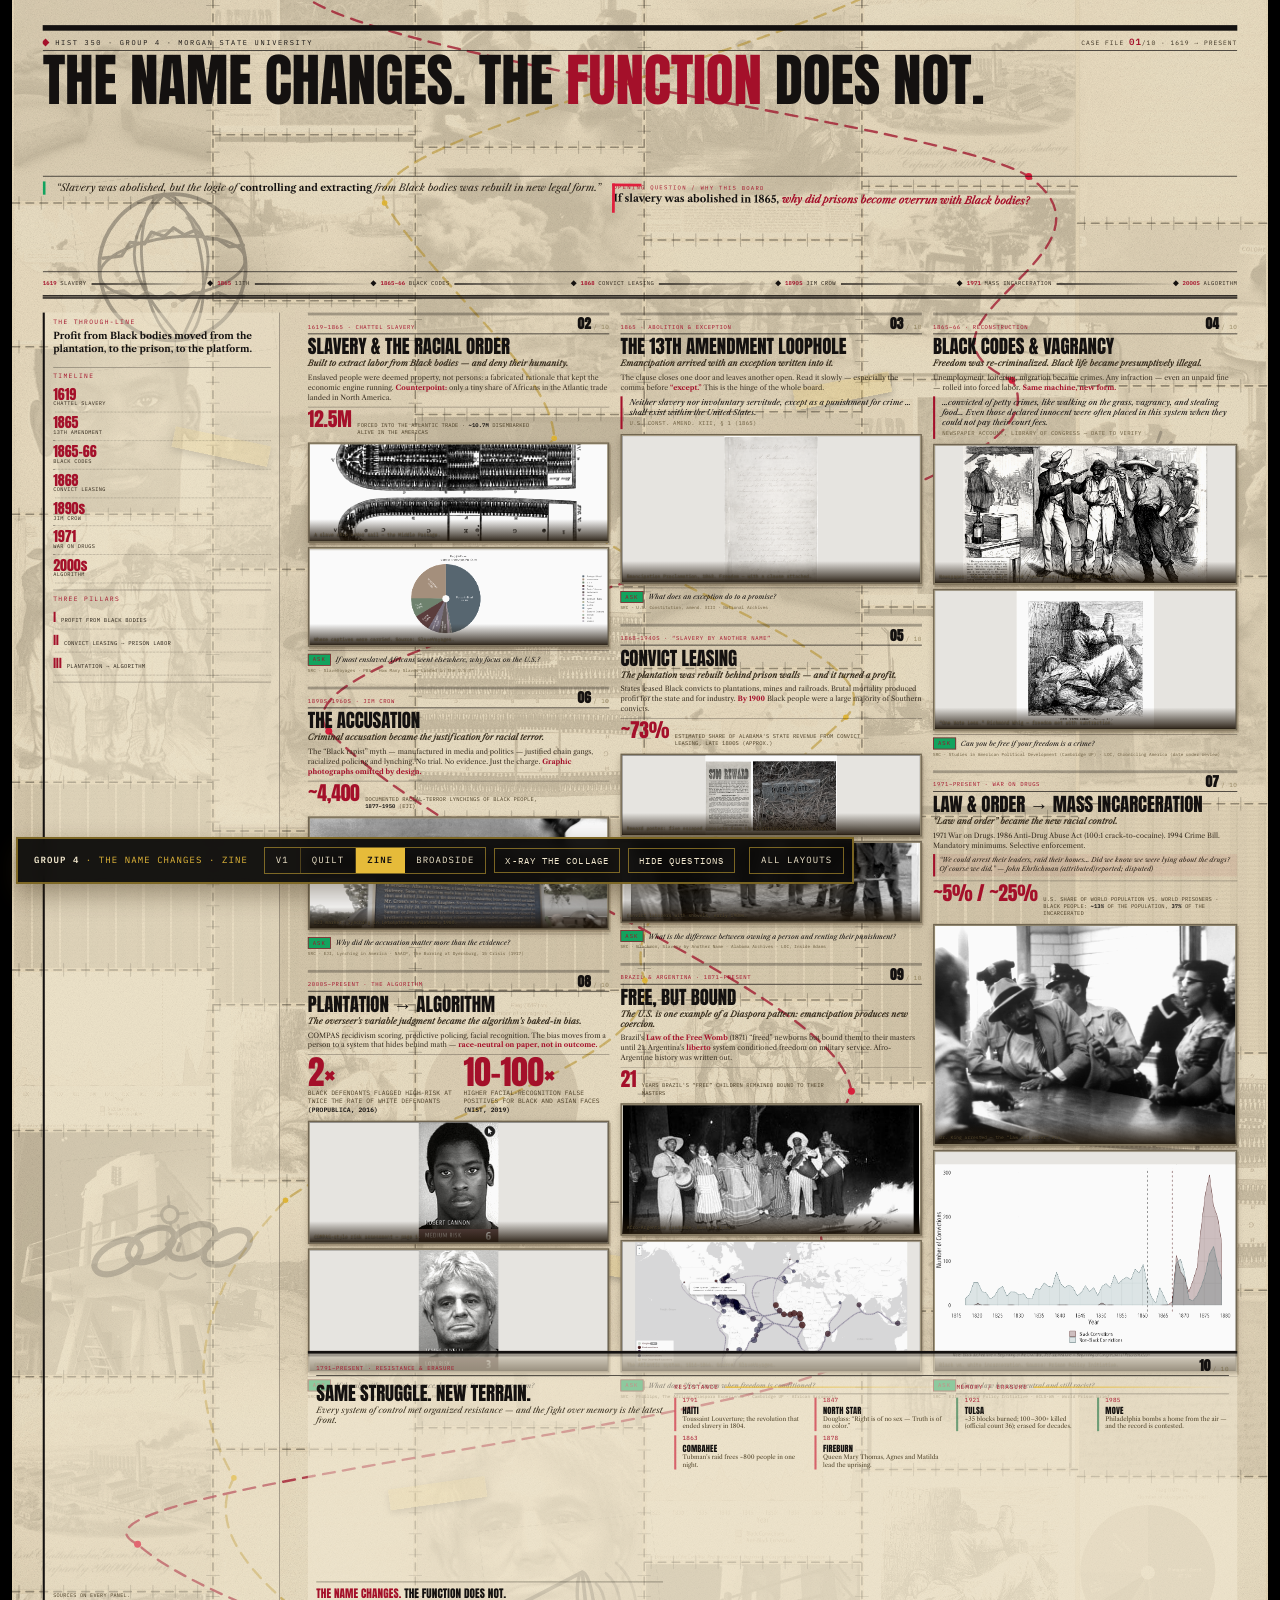
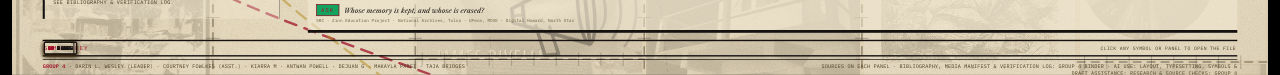
<file: infographic/board_zine.html>
<!doctype html>
<html lang="en">
<head>
<meta charset="utf-8">
<meta name="viewport" content="width=device-width, initial-scale=1">
<title>Group 4 · The Name Changes — zine</title>
<link rel="stylesheet" href="assets/fonts/fonts.css">
<link rel="stylesheet" href="assets/fonts/caslon.css">
<link rel="stylesheet" href="assets/board.css">
<link rel="stylesheet" href="assets/board_v4.css">
</head>
<body data-variant="a" data-layout="zine">
<div class="holder"><div class="stage" id="stage">
  <div class="quilt" aria-hidden="true"><div class="patch t-ink" style="left:3px;top:-21px;width:282px;height:309px;background-image:url('assets/external/shackles_pre1860.jpg')"></div><div class="patch t-ink" style="left:3px;top:294px;width:282px;height:200px;background-image:url('../media/Slave%20Voyages%20Map.png')"></div><div class="patch t-ink" style="left:3px;top:500px;width:282px;height:234px;background-image:url('../media/risk_score_p1_1.png')"></div><div class="patch t-ink" style="left:3px;top:740px;width:282px;height:378px;background-image:url('../media/imagery.jpg')"></div><div class="patch swatch t-red" style="left:3px;top:1124px;width:282px;height:263px"></div><div class="patch t-red" style="left:3px;top:1393px;width:282px;height:224px;background-image:url('../media/prsion_blck_vs_white.png')"></div><div class="patch t-green" style="left:3px;top:1623px;width:282px;height:347px;background-image:url('../media/angola_prison_guard_tower.png')"></div><div class="patch t-ink" style="left:3px;top:1976px;width:282px;height:302px;background-image:url('../media/ChatahoocheebricksEnglishWeb-768x576.jpg')"></div><div class="patch t-green" style="left:3px;top:2284px;width:282px;height:137px;background-image:url('assets/external/tulsa_furniture_street.jpg')"></div><div class="patch t-green" style="left:291px;top:-21px;width:284px;height:211px;background-image:url('../media/moneyreward.jpg')"></div><div class="patch t-gold" style="left:291px;top:196px;width:284px;height:232px;background-image:url('assets/external/tulsa_ruins_after_riot.jpg')"></div><div class="patch t-ink" style="left:291px;top:434px;width:284px;height:379px;background-image:url('../media/inarcerated_laborers_from-louisiana-state-penitentiary-angola.png')"></div><div class="patch t-red" style="left:291px;top:819px;width:284px;height:369px;background-image:url('assets/external/on_the_chain_gang.jpg')"></div><div class="patch swatch t-red" style="left:291px;top:1194px;width:284px;height:243px"></div><div class="patch t-green" style="left:291px;top:1443px;width:284px;height:246px;background-image:url('../media/one_vote_less.jpg')"></div><div class="patch t-ink" style="left:291px;top:1695px;width:284px;height:379px;background-image:url('assets/external/tulsa_ruins_after_mob.jpg')"></div><div class="patch t-green" style="left:291px;top:2080px;width:284px;height:324px;background-image:url('../media/emancipation_proclamation.jpg')"></div><div class="patch t-ink" style="left:291px;top:2410px;width:284px;height:11px;background-image:url('../media/fountain_seg.jpg')"></div><div class="patch t-gold" style="left:581px;top:-21px;width:322px;height:229px;background-image:url('../media/mlk_arrested.jpg')"></div><div class="patch t-gold" style="left:581px;top:214px;width:322px;height:377px;background-image:url('assets/external/tulsa_greenwood_burning.jpg')"></div><div class="patch t-ink" style="left:581px;top:597px;width:322px;height:241px;background-image:url('../media/afroargentines_playing_candombe_porteno_near_bonfire_of_sain_john.jpg')"></div><div class="patch t-ink" style="left:581px;top:844px;width:322px;height:324px;background-image:url('../media/slave_atlantic_trade_slave_ship.jpg')"></div><div class="patch swatch t-red" style="left:581px;top:1174px;width:322px;height:242px"></div><div class="patch t-ink" style="left:581px;top:1422px;width:322px;height:298px;background-image:url('../media/Slave%20Voyages%20Pie%20Chart.png')"></div><div class="patch t-green" style="left:581px;top:1726px;width:322px;height:317px;background-image:url('assets/external/buffalo_soldier_25th.jpg')"></div><div class="patch t-ink" style="left:581px;top:2049px;width:322px;height:326px;background-image:url('../media/risk_score_p1_2.png')"></div><div class="patch t-ink" style="left:581px;top:2381px;width:322px;height:40px;background-image:url('../media/letohatchee.jpg')"></div><div class="patch t-gold" style="left:909px;top:-21px;width:306px;height:362px;background-image:url('assets/external/freedmen_school_richmond.jpg')"></div><div class="patch t-red" style="left:909px;top:347px;width:306px;height:240px;background-image:url('../media/african_american_convicts_w_shovels.jpg')"></div><div class="patch t-ink" style="left:909px;top:593px;width:306px;height:362px;background-image:url('assets/external/shackles_pre1860.jpg')"></div><div class="patch t-ink" style="left:909px;top:961px;width:306px;height:223px;background-image:url('../media/Slave%20Voyages%20Map.png')"></div><div class="patch swatch t-green" style="left:909px;top:1190px;width:306px;height:240px"></div><div class="patch t-ink" style="left:909px;top:1436px;width:306px;height:218px;background-image:url('../media/imagery.jpg')"></div><div class="patch t-gold" style="left:909px;top:1660px;width:306px;height:259px;background-image:url('../media/escaped_enslaved_people_from_plantation_virgiana.jpg')"></div><div class="patch t-gold" style="left:909px;top:1925px;width:306px;height:311px;background-image:url('../media/prsion_blck_vs_white.png')"></div><div class="patch t-green" style="left:909px;top:2242px;width:306px;height:179px;background-image:url('../media/angola_prison_guard_tower.png')"></div><div class="patch t-ink" style="left:1221px;top:-21px;width:303px;height:285px;background-image:url('../media/ChatahoocheebricksEnglishWeb-768x576.jpg')"></div><div class="patch t-green" style="left:1221px;top:270px;width:303px;height:271px;background-image:url('assets/external/tulsa_furniture_street.jpg')"></div><div class="patch t-gold" style="left:1221px;top:547px;width:303px;height:320px;background-image:url('../media/moneyreward.jpg')"></div><div class="patch t-red" style="left:1221px;top:873px;width:303px;height:294px;background-image:url('assets/external/tulsa_ruins_after_riot.jpg')"></div><div class="patch swatch t-red" style="left:1221px;top:1173px;width:303px;height:376px"></div><div class="patch t-ink" style="left:1221px;top:1555px;width:303px;height:321px;background-image:url('assets/external/on_the_chain_gang.jpg')"></div><div class="patch t-ink" style="left:1221px;top:1882px;width:303px;height:221px;background-image:url('assets/external/chain_gang_thomasville.jpg')"></div><div class="patch t-ink" style="left:1221px;top:2109px;width:303px;height:301px;background-image:url('../media/one_vote_less.jpg')"></div><div class="patch t-ink" style="left:1221px;top:2416px;width:303px;height:5px;background-image:url('assets/external/tulsa_ruins_after_mob.jpg')"></div><div class="patch t-green" style="left:1530px;top:-21px;width:267px;height:338px;background-image:url('../media/emancipation_proclamation.jpg')"></div><div class="patch t-green" style="left:1530px;top:323px;width:267px;height:227px;background-image:url('../media/fountain_seg.jpg')"></div><div class="patch t-ink" style="left:1530px;top:556px;width:267px;height:267px;background-image:url('../media/mlk_arrested.jpg')"></div><div class="patch t-ink" style="left:1530px;top:829px;width:267px;height:320px;background-image:url('assets/external/tulsa_greenwood_burning.jpg')"></div><div class="patch swatch t-gold" style="left:1530px;top:1155px;width:267px;height:351px"></div><div class="patch t-ink" style="left:1530px;top:1512px;width:267px;height:334px;background-image:url('../media/slave_atlantic_trade_slave_ship.jpg')"></div><div class="patch t-green" style="left:1530px;top:1852px;width:267px;height:261px;background-image:url('../media/south_carolina_first_slave_law.jpg')"></div><div class="patch t-red" style="left:1530px;top:2119px;width:267px;height:260px;background-image:url('../media/Slave%20Voyages%20Pie%20Chart.png')"></div><div class="patch t-red" style="left:1530px;top:2385px;width:267px;height:36px;background-image:url('assets/external/buffalo_soldier_25th.jpg')"></div><svg class="stitching" viewBox="0 0 1800 2400" preserveAspectRatio="none"><path class="run" d="M288 0L288 2400M578 0L578 2400M906 0L906 2400M1218 0L1218 2400M0 291L288 291M0 497L288 497M0 737L288 737M0 1121L288 1121M0 1390L288 1390M0 1620L288 1620M0 1973L288 1973M0 2281L288 2281M288 193L578 193M288 431L578 431M288 816L578 816M288 1191L578 1191M288 1440L578 1440M288 1692L578 1692M288 2077L578 2077M578 211L906 211M578 594L906 594M578 841L906 841M578 1171L906 1171M578 1419L906 1419M578 1723L906 1723M578 2046L906 2046M578 2378L906 2378M906 344L1218 344M906 590L1218 590M906 958L1218 958M906 1187L1218 1187M906 1433L1218 1433M906 1657L1218 1657M906 1922L1218 1922M906 2239L1218 2239M1218 267L1527 267M1218 544L1527 544M1218 870L1527 870M1218 1170L1527 1170M1218 1552L1527 1552M1218 1879L1527 1879M1218 2106L1527 2106M1527 320L1800 320M1527 553L1800 553M1527 826L1800 826M1527 1152L1800 1152M1527 1509L1800 1509M1527 1849L1800 1849M1527 2116L1800 2116M1527 2382L1800 2382"/><path class="tick" d="M279 8L297 8M279 38L297 38M279 68L297 68M279 98L297 98M279 128L297 128M279 158L297 158M279 188L297 188M279 218L297 218M279 248L297 248M279 278L297 278M279 308L297 308M279 338L297 338M279 368L297 368M279 398L297 398M279 428L297 428M279 458L297 458M279 488L297 488M279 518L297 518M279 548L297 548M279 578L297 578M279 608L297 608M279 638L297 638M279 668L297 668M279 698L297 698M279 728L297 728M279 758L297 758M279 788L297 788M279 818L297 818M279 848L297 848M279 878L297 878M279 908L297 908M279 938L297 938M279 968L297 968M279 998L297 998M279 1028L297 1028M279 1058L297 1058M279 1088L297 1088M279 1118L297 1118M279 1148L297 1148M279 1178L297 1178M279 1208L297 1208M279 1238L297 1238M279 1268L297 1268M279 1298L297 1298M279 1328L297 1328M279 1358L297 1358M279 1388L297 1388M279 1418L297 1418M279 1448L297 1448M279 1478L297 1478M279 1508L297 1508M279 1538L297 1538M279 1568L297 1568M279 1598L297 1598M279 1628L297 1628M279 1658L297 1658M279 1688L297 1688M279 1718L297 1718M279 1748L297 1748M279 1778L297 1778M279 1808L297 1808M279 1838L297 1838M279 1868L297 1868M279 1898L297 1898M279 1928L297 1928M279 1958L297 1958M279 1988L297 1988M279 2018L297 2018M279 2048L297 2048M279 2078L297 2078M279 2108L297 2108M279 2138L297 2138M279 2168L297 2168M279 2198L297 2198M279 2228L297 2228M279 2258L297 2258M279 2288L297 2288M279 2318L297 2318M279 2348L297 2348M279 2378L297 2378M569 8L587 8M569 38L587 38M569 68L587 68M569 98L587 98M569 128L587 128M569 158L587 158M569 188L587 188M569 218L587 218M569 248L587 248M569 278L587 278M569 308L587 308M569 338L587 338M569 368L587 368M569 398L587 398M569 428L587 428M569 458L587 458M569 488L587 488M569 518L587 518M569 548L587 548M569 578L587 578M569 608L587 608M569 638L587 638M569 668L587 668M569 698L587 698M569 728L587 728M569 758L587 758M569 788L587 788M569 818L587 818M569 848L587 848M569 878L587 878M569 908L587 908M569 938L587 938M569 968L587 968M569 998L587 998M569 1028L587 1028M569 1058L587 1058M569 1088L587 1088M569 1118L587 1118M569 1148L587 1148M569 1178L587 1178M569 1208L587 1208M569 1238L587 1238M569 1268L587 1268M569 1298L587 1298M569 1328L587 1328M569 1358L587 1358M569 1388L587 1388M569 1418L587 1418M569 1448L587 1448M569 1478L587 1478M569 1508L587 1508M569 1538L587 1538M569 1568L587 1568M569 1598L587 1598M569 1628L587 1628M569 1658L587 1658M569 1688L587 1688M569 1718L587 1718M569 1748L587 1748M569 1778L587 1778M569 1808L587 1808M569 1838L587 1838M569 1868L587 1868M569 1898L587 1898M569 1928L587 1928M569 1958L587 1958M569 1988L587 1988M569 2018L587 2018M569 2048L587 2048M569 2078L587 2078M569 2108L587 2108M569 2138L587 2138M569 2168L587 2168M569 2198L587 2198M569 2228L587 2228M569 2258L587 2258M569 2288L587 2288M569 2318L587 2318M569 2348L587 2348M569 2378L587 2378M897 8L915 8M897 38L915 38M897 68L915 68M897 98L915 98M897 128L915 128M897 158L915 158M897 188L915 188M897 218L915 218M897 248L915 248M897 278L915 278M897 308L915 308M897 338L915 338M897 368L915 368M897 398L915 398M897 428L915 428M897 458L915 458M897 488L915 488M897 518L915 518M897 548L915 548M897 578L915 578M897 608L915 608M897 638L915 638M897 668L915 668M897 698L915 698M897 728L915 728M897 758L915 758M897 788L915 788M897 818L915 818M897 848L915 848M897 878L915 878M897 908L915 908M897 938L915 938M897 968L915 968M897 998L915 998M897 1028L915 1028M897 1058L915 1058M897 1088L915 1088M897 1118L915 1118M897 1148L915 1148M897 1178L915 1178M897 1208L915 1208M897 1238L915 1238M897 1268L915 1268M897 1298L915 1298M897 1328L915 1328M897 1358L915 1358M897 1388L915 1388M897 1418L915 1418M897 1448L915 1448M897 1478L915 1478M897 1508L915 1508M897 1538L915 1538M897 1568L915 1568M897 1598L915 1598M897 1628L915 1628M897 1658L915 1658M897 1688L915 1688M897 1718L915 1718M897 1748L915 1748M897 1778L915 1778M897 1808L915 1808M897 1838L915 1838M897 1868L915 1868M897 1898L915 1898M897 1928L915 1928M897 1958L915 1958M897 1988L915 1988M897 2018L915 2018M897 2048L915 2048M897 2078L915 2078M897 2108L915 2108M897 2138L915 2138M897 2168L915 2168M897 2198L915 2198M897 2228L915 2228M897 2258L915 2258M897 2288L915 2288M897 2318L915 2318M897 2348L915 2348M897 2378L915 2378M1209 8L1227 8M1209 38L1227 38M1209 68L1227 68M1209 98L1227 98M1209 128L1227 128M1209 158L1227 158M1209 188L1227 188M1209 218L1227 218M1209 248L1227 248M1209 278L1227 278M1209 308L1227 308M1209 338L1227 338M1209 368L1227 368M1209 398L1227 398M1209 428L1227 428M1209 458L1227 458M1209 488L1227 488M1209 518L1227 518M1209 548L1227 548M1209 578L1227 578M1209 608L1227 608M1209 638L1227 638M1209 668L1227 668M1209 698L1227 698M1209 728L1227 728M1209 758L1227 758M1209 788L1227 788M1209 818L1227 818M1209 848L1227 848M1209 878L1227 878M1209 908L1227 908M1209 938L1227 938M1209 968L1227 968M1209 998L1227 998M1209 1028L1227 1028M1209 1058L1227 1058M1209 1088L1227 1088M1209 1118L1227 1118M1209 1148L1227 1148M1209 1178L1227 1178M1209 1208L1227 1208M1209 1238L1227 1238M1209 1268L1227 1268M1209 1298L1227 1298M1209 1328L1227 1328M1209 1358L1227 1358M1209 1388L1227 1388M1209 1418L1227 1418M1209 1448L1227 1448M1209 1478L1227 1478M1209 1508L1227 1508M1209 1538L1227 1538M1209 1568L1227 1568M1209 1598L1227 1598M1209 1628L1227 1628M1209 1658L1227 1658M1209 1688L1227 1688M1209 1718L1227 1718M1209 1748L1227 1748M1209 1778L1227 1778M1209 1808L1227 1808M1209 1838L1227 1838M1209 1868L1227 1868M1209 1898L1227 1898M1209 1928L1227 1928M1209 1958L1227 1958M1209 1988L1227 1988M1209 2018L1227 2018M1209 2048L1227 2048M1209 2078L1227 2078M1209 2108L1227 2108M1209 2138L1227 2138M1209 2168L1227 2168M1209 2198L1227 2198M1209 2228L1227 2228M1209 2258L1227 2258M1209 2288L1227 2288M1209 2318L1227 2318M1209 2348L1227 2348M1209 2378L1227 2378M10 282L10 300M42 282L42 300M74 282L74 300M106 282L106 300M138 282L138 300M170 282L170 300M202 282L202 300M234 282L234 300M266 282L266 300M10 488L10 506M42 488L42 506M74 488L74 506M106 488L106 506M138 488L138 506M170 488L170 506M202 488L202 506M234 488L234 506M266 488L266 506M10 728L10 746M42 728L42 746M74 728L74 746M106 728L106 746M138 728L138 746M170 728L170 746M202 728L202 746M234 728L234 746M266 728L266 746M10 1112L10 1130M42 1112L42 1130M74 1112L74 1130M106 1112L106 1130M138 1112L138 1130M170 1112L170 1130M202 1112L202 1130M234 1112L234 1130M266 1112L266 1130M10 1381L10 1399M42 1381L42 1399M74 1381L74 1399M106 1381L106 1399M138 1381L138 1399M170 1381L170 1399M202 1381L202 1399M234 1381L234 1399M266 1381L266 1399M10 1611L10 1629M42 1611L42 1629M74 1611L74 1629M106 1611L106 1629M138 1611L138 1629M170 1611L170 1629M202 1611L202 1629M234 1611L234 1629M266 1611L266 1629M10 1964L10 1982M42 1964L42 1982M74 1964L74 1982M106 1964L106 1982M138 1964L138 1982M170 1964L170 1982M202 1964L202 1982M234 1964L234 1982M266 1964L266 1982M10 2272L10 2290M42 2272L42 2290M74 2272L74 2290M106 2272L106 2290M138 2272L138 2290M170 2272L170 2290M202 2272L202 2290M234 2272L234 2290M266 2272L266 2290M298 184L298 202M330 184L330 202M362 184L362 202M394 184L394 202M426 184L426 202M458 184L458 202M490 184L490 202M522 184L522 202M554 184L554 202M298 422L298 440M330 422L330 440M362 422L362 440M394 422L394 440M426 422L426 440M458 422L458 440M490 422L490 440M522 422L522 440M554 422L554 440M298 807L298 825M330 807L330 825M362 807L362 825M394 807L394 825M426 807L426 825M458 807L458 825M490 807L490 825M522 807L522 825M554 807L554 825M298 1182L298 1200M330 1182L330 1200M362 1182L362 1200M394 1182L394 1200M426 1182L426 1200M458 1182L458 1200M490 1182L490 1200M522 1182L522 1200M554 1182L554 1200M298 1431L298 1449M330 1431L330 1449M362 1431L362 1449M394 1431L394 1449M426 1431L426 1449M458 1431L458 1449M490 1431L490 1449M522 1431L522 1449M554 1431L554 1449M298 1683L298 1701M330 1683L330 1701M362 1683L362 1701M394 1683L394 1701M426 1683L426 1701M458 1683L458 1701M490 1683L490 1701M522 1683L522 1701M554 1683L554 1701M298 2068L298 2086M330 2068L330 2086M362 2068L362 2086M394 2068L394 2086M426 2068L426 2086M458 2068L458 2086M490 2068L490 2086M522 2068L522 2086M554 2068L554 2086M588 202L588 220M620 202L620 220M652 202L652 220M684 202L684 220M716 202L716 220M748 202L748 220M780 202L780 220M812 202L812 220M844 202L844 220M876 202L876 220M588 585L588 603M620 585L620 603M652 585L652 603M684 585L684 603M716 585L716 603M748 585L748 603M780 585L780 603M812 585L812 603M844 585L844 603M876 585L876 603M588 832L588 850M620 832L620 850M652 832L652 850M684 832L684 850M716 832L716 850M748 832L748 850M780 832L780 850M812 832L812 850M844 832L844 850M876 832L876 850M588 1162L588 1180M620 1162L620 1180M652 1162L652 1180M684 1162L684 1180M716 1162L716 1180M748 1162L748 1180M780 1162L780 1180M812 1162L812 1180M844 1162L844 1180M876 1162L876 1180M588 1410L588 1428M620 1410L620 1428M652 1410L652 1428M684 1410L684 1428M716 1410L716 1428M748 1410L748 1428M780 1410L780 1428M812 1410L812 1428M844 1410L844 1428M876 1410L876 1428M588 1714L588 1732M620 1714L620 1732M652 1714L652 1732M684 1714L684 1732M716 1714L716 1732M748 1714L748 1732M780 1714L780 1732M812 1714L812 1732M844 1714L844 1732M876 1714L876 1732M588 2037L588 2055M620 2037L620 2055M652 2037L652 2055M684 2037L684 2055M716 2037L716 2055M748 2037L748 2055M780 2037L780 2055M812 2037L812 2055M844 2037L844 2055M876 2037L876 2055M588 2369L588 2387M620 2369L620 2387M652 2369L652 2387M684 2369L684 2387M716 2369L716 2387M748 2369L748 2387M780 2369L780 2387M812 2369L812 2387M844 2369L844 2387M876 2369L876 2387M916 335L916 353M948 335L948 353M980 335L980 353M1012 335L1012 353M1044 335L1044 353M1076 335L1076 353M1108 335L1108 353M1140 335L1140 353M1172 335L1172 353M1204 335L1204 353M916 581L916 599M948 581L948 599M980 581L980 599M1012 581L1012 599M1044 581L1044 599M1076 581L1076 599M1108 581L1108 599M1140 581L1140 599M1172 581L1172 599M1204 581L1204 599M916 949L916 967M948 949L948 967M980 949L980 967M1012 949L1012 967M1044 949L1044 967M1076 949L1076 967M1108 949L1108 967M1140 949L1140 967M1172 949L1172 967M1204 949L1204 967M916 1178L916 1196M948 1178L948 1196M980 1178L980 1196M1012 1178L1012 1196M1044 1178L1044 1196M1076 1178L1076 1196M1108 1178L1108 1196M1140 1178L1140 1196M1172 1178L1172 1196M1204 1178L1204 1196M916 1424L916 1442M948 1424L948 1442M980 1424L980 1442M1012 1424L1012 1442M1044 1424L1044 1442M1076 1424L1076 1442M1108 1424L1108 1442M1140 1424L1140 1442M1172 1424L1172 1442M1204 1424L1204 1442M916 1648L916 1666M948 1648L948 1666M980 1648L980 1666M1012 1648L1012 1666M1044 1648L1044 1666M1076 1648L1076 1666M1108 1648L1108 1666M1140 1648L1140 1666M1172 1648L1172 1666M1204 1648L1204 1666M916 1913L916 1931M948 1913L948 1931M980 1913L980 1931M1012 1913L1012 1931M1044 1913L1044 1931M1076 1913L1076 1931M1108 1913L1108 1931M1140 1913L1140 1931M1172 1913L1172 1931M1204 1913L1204 1931M916 2230L916 2248M948 2230L948 2248M980 2230L980 2248M1012 2230L1012 2248M1044 2230L1044 2248M1076 2230L1076 2248M1108 2230L1108 2248M1140 2230L1140 2248M1172 2230L1172 2248M1204 2230L1204 2248M1228 258L1228 276M1260 258L1260 276M1292 258L1292 276M1324 258L1324 276M1356 258L1356 276M1388 258L1388 276M1420 258L1420 276M1452 258L1452 276M1484 258L1484 276M1516 258L1516 276M1228 535L1228 553M1260 535L1260 553M1292 535L1292 553M1324 535L1324 553M1356 535L1356 553M1388 535L1388 553M1420 535L1420 553M1452 535L1452 553M1484 535L1484 553M1516 535L1516 553M1228 861L1228 879M1260 861L1260 879M1292 861L1292 879M1324 861L1324 879M1356 861L1356 879M1388 861L1388 879M1420 861L1420 879M1452 861L1452 879M1484 861L1484 879M1516 861L1516 879M1228 1161L1228 1179M1260 1161L1260 1179M1292 1161L1292 1179M1324 1161L1324 1179M1356 1161L1356 1179M1388 1161L1388 1179M1420 1161L1420 1179M1452 1161L1452 1179M1484 1161L1484 1179M1516 1161L1516 1179M1228 1543L1228 1561M1260 1543L1260 1561M1292 1543L1292 1561M1324 1543L1324 1561M1356 1543L1356 1561M1388 1543L1388 1561M1420 1543L1420 1561M1452 1543L1452 1561M1484 1543L1484 1561M1516 1543L1516 1561M1228 1870L1228 1888M1260 1870L1260 1888M1292 1870L1292 1888M1324 1870L1324 1888M1356 1870L1356 1888M1388 1870L1388 1888M1420 1870L1420 1888M1452 1870L1452 1888M1484 1870L1484 1888M1516 1870L1516 1888M1228 2097L1228 2115M1260 2097L1260 2115M1292 2097L1292 2115M1324 2097L1324 2115M1356 2097L1356 2115M1388 2097L1388 2115M1420 2097L1420 2115M1452 2097L1452 2115M1484 2097L1484 2115M1516 2097L1516 2115M1537 311L1537 329M1569 311L1569 329M1601 311L1601 329M1633 311L1633 329M1665 311L1665 329M1697 311L1697 329M1729 311L1729 329M1761 311L1761 329M1537 544L1537 562M1569 544L1569 562M1601 544L1601 562M1633 544L1633 562M1665 544L1665 562M1697 544L1697 562M1729 544L1729 562M1761 544L1761 562M1537 817L1537 835M1569 817L1569 835M1601 817L1601 835M1633 817L1633 835M1665 817L1665 835M1697 817L1697 835M1729 817L1729 835M1761 817L1761 835M1537 1143L1537 1161M1569 1143L1569 1161M1601 1143L1601 1161M1633 1143L1633 1161M1665 1143L1665 1161M1697 1143L1697 1161M1729 1143L1729 1161M1761 1143L1761 1161M1537 1500L1537 1518M1569 1500L1569 1518M1601 1500L1601 1518M1633 1500L1633 1518M1665 1500L1665 1518M1697 1500L1697 1518M1729 1500L1729 1518M1761 1500L1761 1518M1537 1840L1537 1858M1569 1840L1569 1858M1601 1840L1601 1858M1633 1840L1633 1858M1665 1840L1665 1858M1697 1840L1697 1858M1729 1840L1729 1858M1761 1840L1761 1858M1537 2107L1537 2125M1569 2107L1569 2125M1601 2107L1601 2125M1633 2107L1633 2125M1665 2107L1665 2125M1697 2107L1697 2125M1729 2107L1729 2125M1761 2107L1761 2125M1537 2373L1537 2391M1569 2373L1569 2391M1601 2373L1601 2391M1633 2373L1633 2391M1665 2373L1665 2391M1697 2373L1697 2391M1729 2373L1729 2391M1761 2373L1761 2391"/><path class="cross" d=""/><path class="thread" d="M420 -60C238 59 1319 165 1457 253C1612 364 1248 463 1433 545C1555 736 331 907 454 1048C643 1244 1184 1420 1203 1564C1147 1697 1135 1817 1220 1915C1282 2028 7 2130 180 2213C328 2346 937 2464 843 2562"/><path class="thread gold" d="M1320 -60C1152 73 491 193 534 291C616 419 774 534 777 628C637 780 1303 916 1195 1028C1042 1171 865 1299 907 1405C934 1525 503 1632 392 1720C247 1871 254 2007 318 2118C220 2298 777 2460 615 2593"/><circle class="knot" cx="1457" cy="253" r="5"/><circle class="knot" cx="1433" cy="545" r="5"/><circle class="knot" cx="454" cy="1048" r="5"/><circle class="knot" cx="1203" cy="1564" r="5"/><circle class="knot" cx="1220" cy="1915" r="5"/><circle class="knot" cx="180" cy="2213" r="5"/><circle class="knot gold" cx="534" cy="291" r="4"/><circle class="knot gold" cx="777" cy="628" r="4"/><circle class="knot gold" cx="1195" cy="1028" r="4"/><circle class="knot gold" cx="907" cy="1405" r="4"/><circle class="knot gold" cx="392" cy="1720" r="4"/><circle class="knot gold" cx="318" cy="2118" r="4"/></svg><div class="applique t-gold" data-sym="globe" style="left:105px;top:258px;width:250px;height:250px;transform:rotate(-7deg)"><svg xmlns="http://www.w3.org/2000/svg" viewBox="0 0 420 420" fill="none" stroke="currentColor" stroke-linecap="round" stroke-linejoin="round">

  <circle cx="210" cy="210" r="176" stroke-width="9"/>
  <ellipse cx="210" cy="210" rx="176" ry="72" stroke-width="7"/>
  <ellipse cx="210" cy="210" rx="72" ry="176" stroke-width="7"/>
  <path d="M210 34 C286 92 306 156 296 210 C286 268 250 322 210 386" stroke-width="7"/>
  <path d="M210 34 C134 92 114 156 124 210 C134 268 170 322 210 386" stroke-width="7"/>
  <path d="M46 168 h46 l24 -30 34 8 20 -26 30 14 24 -18 24 20 28 -8 22 24 28 4 26 22 h34" stroke-width="8"/>
  <path d="M46 252 h40 l26 24 30 -14 26 20 30 -12 26 22 30 -16 30 18 28 -10 26 16 h34" stroke-width="8" opacity=".72"/>
  <path d="M168 132 q28 -20 54 -8" stroke-width="6" opacity=".6"/>
  <path d="M258 96 q22 16 22 42" stroke-width="6" opacity=".6"/>
</svg>
</div><div class="applique t-red" data-sym="fist" style="left:1470px;top:586px;width:230px;height:230px;transform:rotate(6deg)"><svg xmlns="http://www.w3.org/2000/svg" viewBox="0 0 420 420" fill="none" stroke="currentColor" stroke-linecap="round" stroke-linejoin="round">

  <path d="M150 214 V150 c0 -12 18 -12 18 0 v50" stroke-width="12"/>
  <path d="M168 172 V128 c0 -13 19 -13 19 0 v44" stroke-width="12"/>
  <path d="M187 138 V120 c0 -13 19 -13 19 0 v30" stroke-width="12"/>
  <path d="M206 130 V122 c0 -12 18 -12 18 0 v30" stroke-width="12"/>
  <path d="M224 168 V138 c0 -12 18 -12 18 0 v92" stroke-width="12"/>
  <path d="M150 214 c-24 -10 -44 -2 -46 20 -3 26 18 40 34 36 l40 -8" stroke-width="12"/>
  <path d="M242 230 c26 -14 62 4 62 40 0 44 -38 78 -86 78 h-26 c-40 0 -66 -18 -78 -46"
        stroke-width="12"/>
  <path d="M118 268 c-18 6 -30 -8 -26 -24" stroke-width="10"/>
  <path d="M148 250 q20 6 34 2" stroke-width="9" opacity=".7"/>
  <path d="M176 206 q16 4 28 0" stroke-width="9" opacity=".7"/>
  <path d="M320 96 l16 -22 M340 120 l24 -12 M300 76 l6 -26" stroke-width="8" opacity=".75"/>
</svg>
</div><div class="applique t-green" data-sym="broken-chain" style="left:90px;top:1660px;width:270px;height:270px;transform:rotate(-5deg)"><svg xmlns="http://www.w3.org/2000/svg" viewBox="0 0 460 420" fill="none" stroke="currentColor" stroke-linecap="round" stroke-linejoin="round">

  <g stroke-width="15">
    <ellipse cx="104" cy="210" rx="62" ry="34" transform="rotate(-24 104 210)"/>
    <ellipse cx="188" cy="188" rx="62" ry="34" transform="rotate(-24 188 188)"/>
    <ellipse cx="372" cy="210" rx="62" ry="34" transform="rotate(-24 372 210)"/>
    <ellipse cx="288" cy="188" rx="62" ry="34" transform="rotate(-24 288 188)"/>
  </g>
  <path d="M236 196 l-10 -6 M244 176 l-12 8 M252 206 l6 -14" stroke-width="10" stroke-dasharray="0"/>
  <path d="M232 150 l-10 76" stroke-width="7" opacity=".5"/>
  <path d="M258 146 l10 78" stroke-width="7" opacity=".5"/>
  <path d="M228 262 q30 26 62 6" stroke-width="7" opacity=".6"/>
  <circle cx="240" cy="118" r="20" stroke-width="8" opacity=".8"/>
  <path d="M240 98 v-24 M240 138 v24 M220 118 h-24 M260 118 h24" stroke-width="7" opacity=".65"/>
</svg>
</div><div class="applique t-gold" data-sym="kente" style="left:1480px;top:1430px;width:250px;height:250px;transform:rotate(4deg)"><svg xmlns="http://www.w3.org/2000/svg" viewBox="0 0 460 420" fill="none" stroke="currentColor" stroke-linecap="round" stroke-linejoin="round">

  <rect x="46" y="46" width="368" height="328" stroke-width="11"/>
  <path d="M46 130 h368 M46 214 h368 M46 298 h368" stroke-width="9"/>
  <path d="M160 46 v328 M300 46 v328" stroke-width="9"/>
  <path d="M120 92 l20 20 l-20 20 l-20 -20 z" stroke-width="7" opacity=".8"/>
  <path d="M200 92 l20 20 l-20 20 l-20 -20 z" stroke-width="7" opacity=".8"/>
  <path d="M340 92 l20 20 l-20 20 l-20 -20 z" stroke-width="7" opacity=".8"/>
  <path d="M120 176 l20 20 l-20 20 l-20 -20 z" stroke-width="7" opacity=".8"/>
  <path d="M340 176 l20 20 l-20 20 l-20 -20 z" stroke-width="7" opacity=".8"/>
  <path d="M120 260 l20 20 l-20 20 l-20 -20 z" stroke-width="7" opacity=".8"/>
  <path d="M200 260 l20 20 l-20 20 l-20 -20 z" stroke-width="7" opacity=".8"/>
  <path d="M340 260 l20 20 l-20 20 l-20 -20 z" stroke-width="7" opacity=".8"/>
  <path d="M230 214 q0 -26 20 -26 q20 0 20 26 q0 26 -20 26 q-20 0 -20 -26" stroke-width="7" opacity=".75"/>
</svg>
</div><div class="applique t-red" data-sym="megaphone" style="left:690px;top:2190px;width:230px;height:230px;transform:rotate(-6deg)"><svg xmlns="http://www.w3.org/2000/svg" viewBox="0 0 520 420" fill="none" stroke="currentColor" stroke-linecap="round" stroke-linejoin="round">

  <path d="M96 250 L96 176 L300 96 L300 330 L96 250 z" stroke-width="12"/>
  <ellipse cx="300" cy="213" rx="26" ry="117" stroke-width="11"/>
  <path d="M96 176 L60 190 L60 236 L96 250" stroke-width="11"/>
  <path d="M132 254 L152 352 L196 352 L176 262" stroke-width="11"/>
  <path d="M340 138 q22 22 22 75 q0 53 -22 75" stroke-width="9" opacity=".8"/>
  <path d="M376 108 q36 38 36 105 q0 67 -36 105" stroke-width="9" opacity=".65"/>
  <path d="M412 78 q50 54 50 135 q0 81 -50 135" stroke-width="9" opacity=".5"/>
  <path d="M96 214 h-28" stroke-width="9" opacity=".7"/>
</svg>
</div><div class="quilt-tape" style="left:230px;top:625px;transform:rotate(12deg)"></div><div class="quilt-tape" style="left:540px;top:1265px;transform:rotate(-14deg)"></div><div class="quilt-tape" style="left:830px;top:1805px;transform:rotate(9deg)"></div><div class="quilt-tape" style="left:1120px;top:545px;transform:rotate(-11deg)"></div><div class="quilt-tape" style="left:1430px;top:1525px;transform:rotate(13deg)"></div><div class="quilt-tape" style="left:540px;top:2125px;transform:rotate(-8deg)"></div></div>
  
<section class="banner lay-zine" data-panel="p1" tabindex="0" role="button"
  aria-label="Open the thesis banner"
  style="left:44px;top:36px;width:1712px;height:392px">
  <div class="mast-top">
    <div class="kicker"><span class="dot"></span>HIST 350 · GROUP 4 · MORGAN STATE UNIVERSITY</div>
    <div class="filetag">CASE FILE <b>01</b>/10 · 1619 → PRESENT</div>
  </div>
  <div class="mast-grid">
    <h1 class="b-title"><span>THE NAME CHANGES.</span><span>THE <em>FUNCTION</em> DOES NOT.</span></h1>
    <div class="mast-side">
      <p class="thesis">“Slavery was abolished, but the logic of <b>controlling and extracting</b> from Black bodies was rebuilt in new legal form.”</p>
      <div class="case">
        <div class="label">Opening question / why this board</div>
        <p class="q">If slavery was abolished in 1865, <em>why did prisons become overrun with Black bodies?</em></p>
      </div>
    </div>
  </div>
  <div class="era-strip">
    <span class="e"><b>1619</b> SLAVERY</span><span class="dash"></span>
    <span class="e"><b>1865</b> 13TH</span><span class="dash"></span>
    <span class="e"><b>1865–66</b> BLACK CODES</span><span class="dash"></span>
    <span class="e"><b>1868</b> CONVICT LEASING</span><span class="dash"></span>
    <span class="e"><b>1890s</b> JIM CROW</span><span class="dash"></span>
    <span class="e"><b>1971</b> MASS INCARCERATION</span><span class="dash"></span>
    <span class="e"><b>2000s</b> ALGORITHM</span>
  </div>
  <div class="mast-badge"><span>SIX AREAS</span><b>ONE FUNCTION</b></div>
</section>
  
<article class="panel p-sm lay-zine" data-panel="p2" data-size="sm"
  tabindex="0" role="button" aria-label="Open panel 02: SLAVERY &amp; THE RACIAL ORDER"
  style="left:424px;top:448px;width:432px;height:520px;--rot:0deg;z-index:6;">
  <span class="tape tl"></span><span class="tape br"></span>
  <span class="pin a"></span><span class="pin b"></span>
  <header class="p-head">
    <div class="era">1619–1865 · CHATTEL SLAVERY</div>
    <div class="pnum"><b>02</b><span>/ 10</span></div>
  </header>
  <div class="p-main">
    <h2 class="p-title">SLAVERY & THE RACIAL ORDER</h2>
    <p class="p-arg">Built to extract labor from Black bodies — and deny their humanity.</p>
    <p class="p-facts">Enslaved people were deemed property, not persons: a fabricated rationale that kept the economic engine running. <b>Counterpoint:</b> only a tiny share of Africans in the Atlantic trade landed in North America.</p>
    <div class="p-stat"><div class="stat-v">12.5M</div><div class="stat-l">forced into the Atlantic trade · <b>~10.7M</b> disembarked alive in the Americas</div></div>
  </div>
  <div class="p-media"><figure class=""><img src="../media/slave_atlantic_trade_slave_ship.jpg" alt="A slave ship under sail — the Middle Passage."><figcaption>A slave ship under sail — the Middle Passage.</figcaption></figure><figure class="fit"><img src="../media/Slave%20Voyages%20Pie%20Chart.png" alt="Where captives were carried. Source: SlaveVoyages."><figcaption>Where captives were carried. Source: SlaveVoyages.</figcaption></figure></div>
  <div class="p-foot">
    <p class="ask"><span class="asktag">ASK</span>If most enslaved Africans went elsewhere, why focus on the U.S.?</p>
    <p class="src">SRC · SlaveVoyages · PBS, “How Many Slaves Landed in the U.S.?”</p>
  </div>
</article>
<article class="panel p-sm lay-zine" data-panel="p3" data-size="sm"
  tabindex="0" role="button" aria-label="Open panel 03: THE 13TH AMENDMENT LOOPHOLE"
  style="left:872px;top:448px;width:432px;height:430px;--rot:0deg;z-index:5;">
  <span class="tape tl"></span><span class="tape br"></span>
  <span class="pin a"></span><span class="pin b"></span>
  <header class="p-head">
    <div class="era">1865 · ABOLITION & EXCEPTION</div>
    <div class="pnum"><b>03</b><span>/ 10</span></div>
  </header>
  <div class="p-main">
    <h2 class="p-title">THE 13TH AMENDMENT LOOPHOLE</h2>
    <p class="p-arg">Emancipation arrived with an exception written into it.</p>
    <p class="p-facts">The clause closes one door and leaves another open. Read it slowly — especially the comma before <b>“except.”</b> This is the hinge of the whole board.</p>
    <blockquote class="quote"><q>Neither slavery nor involuntary servitude, except as a punishment for crime … shall exist within the United States.</q><cite>U.S. Const. amend. XIII, § 1 (1865)</cite></blockquote>
  </div>
  <div class="p-media"><figure class="fit"><img src="../media/emancipation_proclamation.jpg" alt="Emancipation Proclamation, 1863. Freedom — with a clause attached."><figcaption>Emancipation Proclamation, 1863. Freedom — with a clause attached.</figcaption></figure></div>
  <div class="p-foot">
    <p class="ask"><span class="asktag">ASK</span>What does an exception do to a promise?</p>
    <p class="src">SRC · U.S. Constitution, amend. XIII · National Archives</p>
  </div>
</article>
<article class="panel p-sm lay-zine" data-panel="p4" data-size="sm"
  tabindex="0" role="button" aria-label="Open panel 04: BLACK CODES &amp; VAGRANCY"
  style="left:1320px;top:448px;width:436px;height:640px;--rot:0deg;z-index:5;">
  <span class="tape tl"></span><span class="tape br"></span>
  <span class="pin a"></span><span class="pin b"></span>
  <header class="p-head">
    <div class="era">1865–66 · RECONSTRUCTION</div>
    <div class="pnum"><b>04</b><span>/ 10</span></div>
  </header>
  <div class="p-main">
    <h2 class="p-title">BLACK CODES & VAGRANCY</h2>
    <p class="p-arg">Freedom was re-criminalized. Black life became presumptively illegal.</p>
    <p class="p-facts">Unemployment, loitering, migration became crimes. Any infraction — even an unpaid fine — rolled into forced labor. <b>Same machine, new form.</b></p>
    <blockquote class="quote"><q>…convicted of petty crimes, like walking on the grass, vagrancy, and stealing food… Even those declared innocent were often placed in this system when they could not pay their court fees.</q><cite>Newspaper account, Library of Congress — date to verify</cite></blockquote>
  </div>
  <div class="p-media"><figure class="fit"><img src="../media/imagery.jpg" alt="Newspaper: “free as air” — and “spot every leading Radical negro.”"><figcaption>Newspaper: “free as air” — and “spot every leading Radical negro.”</figcaption></figure><figure class="fit"><img src="../media/one_vote_less.jpg" alt="“One Vote Less.” Richmond Whig — freedom met with subtraction."><figcaption>“One Vote Less.” Richmond Whig — freedom met with subtraction.</figcaption></figure></div>
  <div class="p-foot">
    <p class="ask"><span class="asktag">ASK</span>Can you be free if your freedom is a crime?</p>
    <p class="src">SRC · Studies in American Political Development (Cambridge UP) · LOC, Chronicling America (date under review)</p>
  </div>
</article>
<article class="panel p-sm lay-zine" data-panel="p5" data-size="sm"
  tabindex="0" role="button" aria-label="Open panel 05: CONVICT LEASING"
  style="left:872px;top:894px;width:432px;height:470px;--rot:0deg;z-index:5;">
  <span class="tape tl"></span><span class="tape br"></span>
  <span class="pin a"></span><span class="pin b"></span>
  <header class="p-head">
    <div class="era">1868–1940s · “SLAVERY BY ANOTHER NAME”</div>
    <div class="pnum"><b>05</b><span>/ 10</span></div>
  </header>
  <div class="p-main">
    <h2 class="p-title">CONVICT LEASING</h2>
    <p class="p-arg">The plantation was rebuilt behind prison walls — and it turned a profit.</p>
    <p class="p-facts">States leased Black convicts to plantations, mines and railroads. Brutal mortality produced profit for the state and for industry. <b>By 1900</b> Black people were a large majority of Southern convicts.</p>
    <div class="p-stat"><div class="stat-v">~73%</div><div class="stat-l">estimated share of Alabama's state revenue from convict leasing, late 1800s (approx.)</div></div>
  </div>
  <div class="p-media"><figure class="fit"><img src="../media/moneyreward.jpg" alt="Reward poster: five escaped convicts from the Chattahoochee brick works."><figcaption>Reward poster: five escaped convicts from the Chattahoochee brick works.</figcaption></figure><figure class=""><img src="../media/african_american_convicts_w_shovels.jpg" alt="Convict laborers with shovels, early 1900s."><figcaption>Convict laborers with shovels, early 1900s.</figcaption></figure></div>
  <div class="p-foot">
    <p class="ask"><span class="asktag">ASK</span>What is the difference between owning a person and renting their punishment?</p>
    <p class="src">SRC · Blackmon, Slavery by Another Name · Alabama Archives · LOC, Inside Adams</p>
  </div>
</article>
<article class="panel p-sm lay-zine" data-panel="p6" data-size="sm"
  tabindex="0" role="button" aria-label="Open panel 06: THE ACCUSATION"
  style="left:424px;top:984px;width:432px;height:390px;--rot:0deg;z-index:5;">
  <span class="tape tl"></span><span class="tape br"></span>
  <span class="pin a"></span><span class="pin b"></span>
  <header class="p-head">
    <div class="era">1890s–1960s · JIM CROW</div>
    <div class="pnum"><b>06</b><span>/ 10</span></div>
  </header>
  <div class="p-main">
    <h2 class="p-title">THE ACCUSATION</h2>
    <p class="p-arg">Criminal accusation became the justification for racial terror.</p>
    <p class="p-facts">The “Black rapist” myth — manufactured in media and politics — justified chain gangs, racialized policing and lynching. No trial. No evidence. Just the charge. <b>Graphic photographs omitted by design.</b></p>
    <div class="p-stat"><div class="stat-v">~4,400</div><div class="stat-l">documented racial-terror lynchings of Black people, <b>1877–1950</b> (EJI)</div></div>
  </div>
  <div class="p-media"><figure class=""><img src="../media/fountain_seg.jpg" alt="Segregated fountain: “WHITE” / “COLORED.”"><figcaption>Segregated fountain: “WHITE” / “COLORED.”</figcaption></figure><figure class=""><img src="../media/letohatchee.jpg" alt="EJI marker: lynching in Letohatchee, Alabama, 1900."><figcaption>EJI marker: lynching in Letohatchee, Alabama, 1900.</figcaption></figure></div>
  <div class="p-foot">
    <p class="ask"><span class="asktag">ASK</span>Why did the accusation matter more than the evidence?</p>
    <p class="src">SRC · EJI, Lynching in America · NAACP, The Burning at Dyersburg, 15 Crisis (1917)</p>
  </div>
</article>
<article class="panel p-sm lay-zine" data-panel="p7" data-size="sm"
  tabindex="0" role="button" aria-label="Open panel 07: LAW &amp;amp; ORDER → MASS INCARCERATION"
  style="left:1320px;top:1104px;width:436px;height:904px;--rot:0deg;z-index:6;">
  <span class="tape tl"></span><span class="tape br"></span>
  <span class="pin a"></span><span class="pin b"></span>
  <header class="p-head">
    <div class="era">1971–PRESENT · WAR ON DRUGS</div>
    <div class="pnum"><b>07</b><span>/ 10</span></div>
  </header>
  <div class="p-main">
    <h2 class="p-title">LAW &amp; ORDER → MASS INCARCERATION</h2>
    <p class="p-arg">“Law and order” became the new racial control.</p>
    <p class="p-facts">1971 War on Drugs. 1986 Anti-Drug Abuse Act (100:1 crack-to-cocaine). 1994 Crime Bill. Mandatory minimums. Selective enforcement.<span class='pq'>“We could arrest their leaders, raid their homes… Did we know we were lying about the drugs? Of course we did.” — John Ehrlichman (attributed/reported; disputed)</span></p>
    <div class="p-stat"><div class="stat-v">~5% / ~25%</div><div class="stat-l">U.S. share of world population vs. world prisoners · Black people: <b>~13%</b> of the population, <b>37%</b> of the incarcerated</div></div>
  </div>
  <div class="p-media"><figure class=""><img src="../media/mlk_arrested.jpg" alt="Dr. King arrested — the “law and order” era."><figcaption>Dr. King arrested — the “law and order” era.</figcaption></figure><figure class="fit"><img src="../media/prsion_blck_vs_white.png" alt="Black vs. white incarceration. Source: Prison Policy Initiative."><figcaption>Black vs. white incarceration. Source: Prison Policy Initiative.</figcaption></figure></div>
  <div class="p-foot">
    <p class="ask"><span class="asktag">ASK</span>Can a law be race-neutral and still racist?</p>
    <p class="src">SRC · EJI · Prison Policy Initiative · ACLU-WA · World Prison Brief</p>
  </div>
</article>
<article class="panel p-sm lay-zine" data-panel="p8" data-size="sm"
  tabindex="0" role="button" aria-label="Open panel 08: PLANTATION → ALGORITHM"
  style="left:424px;top:1390px;width:432px;height:618px;--rot:0deg;z-index:5;">
  <span class="tape tl"></span><span class="tape br"></span>
  <span class="pin a"></span><span class="pin b"></span>
  <header class="p-head">
    <div class="era">2000s–PRESENT · THE ALGORITHM</div>
    <div class="pnum"><b>08</b><span>/ 10</span></div>
  </header>
  <div class="p-main">
    <h2 class="p-title">PLANTATION → ALGORITHM</h2>
    <p class="p-arg">The overseer's variable judgment became the algorithm's baked-in bias.</p>
    <p class="p-facts">COMPAS recidivism scoring, predictive policing, facial recognition. The bias moves from a person to a system that hides behind math — <b>race-neutral on paper, not in outcome.</b></p>
    <div class="p-stat duo"><div class="su"><div class="stat-v">2×</div><div class="stat-l">Black defendants flagged high-risk at twice the rate of white defendants <b>(ProPublica, 2016)</b></div></div><div class="su"><div class="stat-v">10–100×</div><div class="stat-l">higher facial-recognition false positives for Black and Asian faces <b>(NIST, 2019)</b></div></div></div>
  </div>
  <div class="p-media"><figure class="fit"><img src="../media/risk_score_p1_1.png" alt="COMPAS-style risk assessment — page 1."><figcaption>COMPAS-style risk assessment — page 1.</figcaption></figure><figure class="fit"><img src="../media/risk_score_p1_2.png" alt="COMPAS-style risk assessment — page 2."><figcaption>COMPAS-style risk assessment — page 2.</figcaption></figure></div>
  <div class="p-foot">
    <p class="ask"><span class="asktag">ASK</span>If the algorithm cannot see race, how does it reproduce racism?</p>
    <p class="src">SRC · ProPublica, “Machine Bias” (2016) · NIST FRVT (2019)</p>
  </div>
</article>
<article class="panel p-sm lay-zine" data-panel="p9" data-size="sm"
  tabindex="0" role="button" aria-label="Open panel 09: FREE, BUT BOUND"
  style="left:872px;top:1380px;width:432px;height:628px;--rot:0deg;z-index:5;">
  <span class="tape tl"></span><span class="tape br"></span>
  <span class="pin a"></span><span class="pin b"></span>
  <header class="p-head">
    <div class="era">BRAZIL & ARGENTINA · 1871–PRESENT</div>
    <div class="pnum"><b>09</b><span>/ 10</span></div>
  </header>
  <div class="p-main">
    <h2 class="p-title">FREE, BUT BOUND</h2>
    <p class="p-arg">The U.S. is one example of a Diaspora pattern: emancipation produces new coercion.</p>
    <p class="p-facts">Brazil's <b>Law of the Free Womb</b> (1871) “freed” newborns but bound them to their masters until 21. Argentina's <b>liberto</b> system conditioned freedom on military service. Afro-Argentine history was written out.</p>
    <div class="p-stat"><div class="stat-v">21</div><div class="stat-l">years Brazil's “free” children remained bound to their masters</div></div>
  </div>
  <div class="p-media"><figure class=""><img src="../media/afroargentines_playing_candombe_porteno_near_bonfire_of_sain_john.jpg" alt="Afro-Argentine candombe, Buenos Aires."><figcaption>Afro-Argentine candombe, Buenos Aires.</figcaption></figure><figure class="fit"><img src="../media/Slave%20Voyages%20Map.png" alt="The Atlantic system, 1514–1866. Source: SlaveVoyages."><figcaption>The Atlantic system, 1514–1866. Source: SlaveVoyages.</figcaption></figure></div>
  <div class="p-foot">
    <p class="ask"><span class="asktag">ASK</span>What does “free” mean when freedom is conditioned?</p>
    <p class="src">SRC · Phillips, The African Diaspora Experience · Cambridge UP · African Arguments</p>
  </div>
</article>
  
<article class="panel p10 p-wide lay-zine" data-panel="p10" data-size="wide"
  tabindex="0" role="button" aria-label="Open panel 10: resistance and memory"
  style="left:424px;top:1936px;width:1332px;height:404px;--rot:0deg;z-index:6;">
  <span class="tape tl"></span><span class="tape br"></span>
  <span class="pin a"></span><span class="pin b"></span>
  <header class="p-head">
    <div class="era">1791–PRESENT · RESISTANCE & ERASURE</div>
    <div class="pnum"><b>10</b><span>/ 10</span></div>
  </header>
  <div class="w-body">
    <div class="w-left">
      <h2 class="p-title">SAME STRUGGLE. NEW TERRAIN.</h2>
      <p class="p-arg">Every system of control met organized resistance — and the fight over memory is the latest front.</p>
      <div class="p10-media"><figure class=""><img src="../media/escaped_enslaved_people_from_plantation_virgiana.jpg" alt="Escaped enslaved people, Virginia — the first front."><figcaption>Escaped enslaved people, Virginia — the first front.</figcaption></figure></div>
      <div class="w-close">
        <div class="closing">THE NAME CHANGES. <span>THE FUNCTION DOES NOT.</span></div>
        <p class="ask"><span class="asktag">ASK</span>Whose memory is kept, and whose is erased?</p>
        <p class="src">SRC · Zinn Education Project · National Archives, Tulsa · UPenn, MOVE · Digital Howard, North Star</p>
      </div>
    </div>
    <div class="res">
      <div class="res-block"><h3>Resistance</h3><div class="res-grid"><div class="res-item"><div class="y">1791</div><div class="t">HAITI</div><div class="d">Toussaint Louverture; the revolution that ended slavery in 1804.</div></div><div class="res-item"><div class="y">1847</div><div class="t">NORTH STAR</div><div class="d">Douglass: “Right is of no sex — Truth is of no color.”</div></div><div class="res-item"><div class="y">1863</div><div class="t">COMBAHEE</div><div class="d">Tubman's raid frees ~800 people in one night.</div></div><div class="res-item"><div class="y">1878</div><div class="t">FIREBURN</div><div class="d">Queen Mary Thomas, Agnes and Matilda lead the uprising.</div></div></div></div>
      <div class="mem-block"><h3>Memory / erasure</h3><div class="mem-grid"><div class="mem-item"><div class="y">1921</div><div class="t">TULSA</div><div class="d">~35 blocks burned; 100–300+ killed (official count 36); erased for decades.</div></div><div class="mem-item"><div class="y">1985</div><div class="t">MOVE</div><div class="d">Philadelphia bombs a home from the air — and the record is contested.</div></div></div></div>
    </div>
  </div>
</article>
  
<aside class="zrail" style="left:44px;top:448px;width:340px;height:1872px">
  <div class="zr-kicker">THE THROUGH-LINE</div>
  <p class="zr-thesis">Profit from Black bodies moved from the plantation, to the prison, to the platform.</p>
  <div class="zr-rule"></div>
  <div class="zr-kicker">TIMELINE</div>
  <ol class="zr-tl"><li><b>1619</b><span>CHATTEL SLAVERY</span></li><li><b>1865</b><span>13TH AMENDMENT</span></li><li><b>1865–66</b><span>BLACK CODES</span></li><li><b>1868</b><span>CONVICT LEASING</span></li><li><b>1890s</b><span>JIM CROW</span></li><li><b>1971</b><span>WAR ON DRUGS</span></li><li><b>2000s</b><span>ALGORITHM</span></li></ol>
  <div class="zr-rule"></div>
  <div class="zr-kicker">THREE PILLARS</div>
  <ol class="zr-pillars">
    <li><b>I</b> PROFIT FROM BLACK BODIES</li>
    <li><b>II</b> CONVICT LEASING → PRISON LABOR</li>
    <li><b>III</b> PLANTATION → ALGORITHM</li>
  </ol>
  <div class="zr-rule"></div>
  <p class="zr-foot">SOURCES ON EVERY PANEL.<br>SEE BIBLIOGRAPHY &amp; VERIFICATION LOG.</p>
</aside>
  <div class="legend" style="left:44px;top:2350px;width:1712px;height:24px"><span class="legend-lbl">SYMBOL KEY</span><button class="symkey" type="button" data-symkey="globe" title="PAN-AFRICAN GLOBE"><b>01</b>GLOBE</button><button class="symkey" type="button" data-symkey="fist" title="THE RAISED FIST"><b>02</b>FIST</button><button class="symkey" type="button" data-symkey="broken-chain" title="THE BROKEN CHAIN"><b>03</b>CHAIN</button><button class="symkey" type="button" data-symkey="torch" title="THE TORCH"><b>04</b>TORCH</button><button class="symkey" type="button" data-symkey="kente" title="KENTE PATTERN"><b>05</b>KENTE</button><button class="symkey" type="button" data-symkey="dove" title="THE DOVE"><b>06</b>DOVE</button><button class="symkey" type="button" data-symkey="megaphone" title="THE MEGAPHONE"><b>07</b>VOICE</button><button class="symkey" type="button" data-symkey="barbed-wire" title="BARBED WIRE"><b>08</b>WIRE</button><button class="symkey" type="button" data-symkey="poppy" title="THE POPPY"><b>09</b>POPPY</button><button class="symkey" type="button" data-symkey="open-hands" title="OPEN HANDS"><b>10</b>HANDS</button><span class="legend-note">CLICK ANY SYMBOL OR PANEL TO OPEN THE FILE</span></div>
  
<div class="footer" style="left:44px;top:2378px;width:1712px">
  <div><b>GROUP 4</b> · DARIN L. WESLEY (LEADER) · COURTNEY FOWLKES (ASST.) · KIARRA M · ANTWAN POWELL · DEJUAN G · MAKAYLA PARSI · TAJA BRIDGES</div>
  <div class="r">SOURCES ON EACH PANEL · BIBLIOGRAPHY, MEDIA MANIFEST &amp; VERIFICATION LOG: GROUP 4 BINDER · AI USE: LAYOUT, TYPESETTING, SYMBOLS &amp; DRAFT ASSISTANCE; RESEARCH &amp; SOURCE CHECKS: GROUP 4</div>
</div>
</div></div>

<dialog id="modal" aria-label="Panel detail">
  <div id="modal-head" class="m-head"></div>
  <div id="modal-body" class="m-body"></div>
</dialog>

<div class="toolbar" role="toolbar" aria-label="Board controls">
  <div class="brand"><b>GROUP 4</b> · THE NAME CHANGES · ZINE</div>
  <div class="lay-switch" role="group" aria-label="Switch layout">
    <a class="lay-btn" href="board_v1.html">V1</a>
    <a class="lay-btn" href="board_quilt.html">QUILT</a>
    <a class="lay-btn on" href="board_zine.html">ZINE</a>
    <a class="lay-btn" href="board_broadside.html">BROADSIDE</a>
  </div>
  <button id="xray" type="button">X-RAY THE COLLAGE</button>
  <button id="qtoggle" type="button">HIDE QUESTIONS</button>
  <a class="lay-btn home" href="index.html">ALL LAYOUTS</a>
</div>

<script>window.BOARD = {"variant": "a", "layout": "zine", "panels": {"p1": {"num": "01", "tag": "THESIS", "era": "1619 – PRESENT · SIX ERAS OF CONTROL", "title": "THE NAME CHANGES. THE FUNCTION DOES NOT.", "arg": "Slavery was abolished. The logic of controlling and extracting from Black bodies was not.", "facts": "<b>Black Codes</b> criminalized Black freedom. <b>Convict leasing</b> rented prisoners out. <b>Mass incarceration</b> built the world's largest prison system. <b>Algorithmic bias</b> hides the same judgment in code.", "notes": ["The thesis: “Slavery was abolished, but the logic of controlling and extracting from Black bodies was rebuilt in new legal form.”", "Six areas of control — slavery, Black Codes, convict leasing, Jim Crow, mass incarceration, algorithmic control — run on three pillars: profit from Black bodies; convict leasing → prison labor; plantation → algorithm.", "Opening question to hold: if slavery was abolished in 1865, why did prisons become overrun with Black bodies? The board answers it."], "questions": ["What does it mean for a system to survive its own abolition?", "What connects a plantation, a prison cell, and a risk score?"], "sources": ["Thirteenth Amendment, U.S. Constitution (Section 1).", "Emancipation Proclamation (1863), U.S. National Archives.", "Group 4 blueprint & project binder (panel architecture, thesis)."], "images": [{"f": "emancipation_proclamation.jpg", "cap": "Emancipation Proclamation, 1863 — freedom with a clause attached.", "fit": true}, {"f": "slave_atlantic_trade_slave_ship.jpg", "cap": "The Middle Passage: forced migration as the first container of the system."}]}, "p2": {"num": "02", "tag": "ERA 01", "era": "1619–1865 · CHATTEL SLAVERY", "title": "SLAVERY & THE RACIAL ORDER", "arg": "Built to extract labor from Black bodies — and deny their humanity.", "facts": "Enslaved people were deemed property, not persons: a fabricated rationale that kept the economic engine running. <b>Counterpoint:</b> only a tiny share of Africans in the Atlantic trade landed in North America.", "stat": {"v": "12.5M", "l": "forced into the Atlantic trade · <b>~10.7M</b> disembarked alive in the Americas"}, "images": [{"f": "slave_atlantic_trade_slave_ship.jpg", "cap": "A slave ship under sail — the Middle Passage."}, {"f": "Slave Voyages Pie Chart.png", "cap": "Where captives were carried. Source: SlaveVoyages.", "fit": true}], "question": "If most enslaved Africans went elsewhere, why focus on the U.S.?", "source": "SlaveVoyages · PBS, “How Many Slaves Landed in the U.S.?”", "notes": ["Slavery racialized labor and deemed people property — denying personhood to keep the economic engine running.", "~12.5 million Africans were forced into the Atlantic trade; ~10.7 million disembarked alive in the Americas.", "Use the counterpoint honestly: only a tiny share landed in North America. What was built here was not only numbers — it was a racial order, the blueprint every later panel runs on."], "questions": ["If most enslaved Africans went elsewhere, why focus on the U.S.?", "How did being called property become a legal identity?"], "sources": ["SlaveVoyages, “Voyages: The Trans-Atlantic Slave Trade Database.”", "PBS, “How Many Slaves Landed in the U.S.?”"]}, "p3": {"num": "03", "tag": "THE HINGE", "era": "1865 · ABOLITION & EXCEPTION", "title": "THE 13TH AMENDMENT LOOPHOLE", "arg": "Emancipation arrived with an exception written into it.", "facts": "The clause closes one door and leaves another open. Read it slowly — especially the comma before <b>“except.”</b> This is the hinge of the whole board.", "quote": {"q": "Neither slavery nor involuntary servitude, except as a punishment for crime … shall exist within the United States.", "c": "U.S. Const. amend. XIII, § 1 (1865)"}, "images": [{"f": "emancipation_proclamation.jpg", "cap": "Emancipation Proclamation, 1863. Freedom — with a clause attached.", "fit": true}], "question": "What does an exception do to a promise?", "source": "U.S. Constitution, amend. XIII · National Archives", "notes": ["The 13th Amendment abolished slavery — with a deliberate exception built in. At first glance reasonable; in practice used to perpetuate the exploitation of labor.", "Read the clause aloud and slow down on “except as a punishment for crime.” This panel is the hinge: it closes era one and opens era two."], "questions": ["What does an exception do to a promise?", "Who benefits from leaving that door open?"], "sources": ["U.S. Constitution, amend. XIII, § 1.", "National Archives, Emancipation Proclamation (1863)."]}, "p4": {"num": "04", "tag": "ERA 02", "era": "1865–66 · RECONSTRUCTION", "title": "BLACK CODES & VAGRANCY", "arg": "Freedom was re-criminalized. Black life became presumptively illegal.", "facts": "Unemployment, loitering, migration became crimes. Any infraction — even an unpaid fine — rolled into forced labor. <b>Same machine, new form.</b>", "quote": {"q": "…convicted of petty crimes, like walking on the grass, vagrancy, and stealing food… Even those declared innocent were often placed in this system when they could not pay their court fees.", "c": "Newspaper account, Library of Congress — date to verify"}, "images": [{"f": "imagery.jpg", "cap": "Newspaper: “free as air” — and “spot every leading Radical negro.”", "fit": true}, {"f": "one_vote_less.jpg", "cap": "“One Vote Less.” Richmond Whig — freedom met with subtraction.", "fit": true}], "question": "Can you be free if your freedom is a crime?", "source": "Studies in American Political Development (Cambridge UP) · LOC, Chronicling America (date under review)", "notes": ["Black Codes criminalized unemployment, loitering and migration — the re-criminalization of freedom.", "By leaving “criminals” out of the amendment, the system only had to make Black people the majority of criminals. Any infraction — even an unpaid fine — rolls into forced labor.", "Forward connection: fines, fees and cash bail are the same mechanism still running."], "questions": ["Can you be free if your freedom is a crime?", "What happens when an unpaid fine becomes labor?"], "sources": ["Studies in American Political Development, “Spawn of Slavery.”", "Library of Congress, Chronicling America (date under review; verify scan)."], "note": "Verification flag: the newspaper's 1961 date should be checked against the LOC scan before the presentation."}, "p5": {"num": "05", "tag": "ERA 03", "era": "1868–1940s · “SLAVERY BY ANOTHER NAME”", "title": "CONVICT LEASING", "arg": "The plantation was rebuilt behind prison walls — and it turned a profit.", "facts": "States leased Black convicts to plantations, mines and railroads. Brutal mortality produced profit for the state and for industry. <b>By 1900</b> Black people were a large majority of Southern convicts.", "stat": {"v": "~73%", "l": "estimated share of Alabama's state revenue from convict leasing, late 1800s (approx.)"}, "images": [{"f": "moneyreward.jpg", "cap": "Reward poster: five escaped convicts from the Chattahoochee brick works.", "fit": true}, {"f": "african_american_convicts_w_shovels.jpg", "cap": "Convict laborers with shovels, early 1900s."}], "question": "What is the difference between owning a person and renting their punishment?", "source": "Blackmon, Slavery by Another Name · Alabama Archives · LOC, Inside Adams", "notes": ["States leased convicts to plantations, railroads and mines — so the state and emerging American industry both profited from Black bodies.", "Blackmon showed how Southern governments arrested Black Americans on fabricated or minor charges and “leased” their bodies as forced labor.", "The figure is an estimate: ~73% of Alabama's state revenue in the late 1800s (no exact figure survives)."], "questions": ["Who got paid?", "What is the difference between owning a person and renting their punishment?"], "sources": ["Douglas A. Blackmon, Slavery by Another Name.", "Alabama Department of Archives & History, 1846 lease act.", "Library of Congress, Inside Adams; NMAAHC Searchable Museum."]}, "p6": {"num": "06", "tag": "ERA 04", "era": "1890s–1960s · JIM CROW", "title": "THE ACCUSATION", "arg": "Criminal accusation became the justification for racial terror.", "facts": "The “Black rapist” myth — manufactured in media and politics — justified chain gangs, racialized policing and lynching. No trial. No evidence. Just the charge. <b>Graphic photographs omitted by design.</b>", "stat": {"v": "~4,400", "l": "documented racial-terror lynchings of Black people, <b>1877–1950</b> (EJI)"}, "images": [{"f": "fountain_seg.jpg", "cap": "Segregated fountain: “WHITE” / “COLORED.”"}, {"f": "letohatchee.jpg", "cap": "EJI marker: lynching in Letohatchee, Alabama, 1900."}], "question": "Why did the accusation matter more than the evidence?", "source": "EJI, Lynching in America · NAACP, The Burning at Dyersburg, 15 Crisis (1917)", "notes": ["The “Black rapist” myth gave cover to racial terror, chain gangs and racialized policing — lynching on nothing more than an accusation.", "Ida B. Wells and NAACP investigations show the accusation doing the work of evidence. From 1877–1950, EJI documents ~4,400 racial-terror lynchings.", "Handle with restraint: let the facts carry the weight; do not sensationalize."], "questions": ["Why did the accusation matter more than the evidence?", "How does a lie become law?"], "sources": ["Equal Justice Initiative, Lynching in America.", "“The Burning at Dyersburg,” 15 Crisis 178–83 (1917).", "Ida B. Wells, Southern Horrors."], "note": "Content note: the board intentionally uses a memorial marker and a segregation sign rather than photographs of victims."}, "p7": {"num": "07", "tag": "ERA 05", "era": "1971–PRESENT · WAR ON DRUGS", "title": "LAW &amp; ORDER → MASS INCARCERATION", "arg": "“Law and order” became the new racial control.", "facts": "1971 War on Drugs. 1986 Anti-Drug Abuse Act (100:1 crack-to-cocaine). 1994 Crime Bill. Mandatory minimums. Selective enforcement.<span class='pq'>“We could arrest their leaders, raid their homes… Did we know we were lying about the drugs? Of course we did.” — John Ehrlichman (attributed/reported; disputed)</span>", "stat": {"v": "~5% / ~25%", "l": "U.S. share of world population vs. world prisoners · Black people: <b>~13%</b> of the population, <b>37%</b> of the incarcerated"}, "images": [{"f": "mlk_arrested.jpg", "cap": "Dr. King arrested — the “law and order” era."}, {"f": "prsion_blck_vs_white.png", "cap": "Black vs. white incarceration. Source: Prison Policy Initiative.", "fit": true}], "question": "Can a law be race-neutral and still racist?", "source": "EJI · Prison Policy Initiative · ACLU-WA · World Prison Brief", "notes": ["Nixon declared war on drugs — fought disproportionately in communities of color through selective enforcement. Then the 1986 100:1 crack-to-cocaine disparity, the 1994 Crime Bill, mandatory minimums.", "Quote Ehrlichman but flag it: widely cited, attribution disputed — present as reported, not proven.", "~5% of the world's population lives in the U.S.; we hold roughly a quarter of the world's prisoners. Black people are ~13% of the population and 37% of the incarcerated."], "questions": ["Can a law be race-neutral and still racist?", "What did calling drugs ‘public enemy #1’ distract the public from?"], "sources": ["EJI, “Nixon's War on Drugs.”", "Prison Policy Initiative; ACLU of Washington; World Prison Brief.", "Anti-Drug Abuse Act (1986); Violent Crime Control and Law Enforcement Act (1994)."]}, "p8": {"num": "08", "tag": "ERA 06", "era": "2000s–PRESENT · THE ALGORITHM", "title": "PLANTATION → ALGORITHM", "arg": "The overseer's variable judgment became the algorithm's baked-in bias.", "facts": "COMPAS recidivism scoring, predictive policing, facial recognition. The bias moves from a person to a system that hides behind math — <b>race-neutral on paper, not in outcome.</b>", "stats": [{"v": "2×", "l": "Black defendants flagged high-risk at twice the rate of white defendants <b>(ProPublica, 2016)</b>"}, {"v": "10–100×", "l": "higher facial-recognition false positives for Black and Asian faces <b>(NIST, 2019)</b>"}], "images": [{"f": "risk_score_p1_1.png", "cap": "COMPAS-style risk assessment — page 1.", "fit": true}, {"f": "risk_score_p1_2.png", "cap": "COMPAS-style risk assessment — page 2.", "fit": true}], "question": "If the algorithm cannot see race, how does it reproduce racism?", "source": "ProPublica, “Machine Bias” (2016) · NIST FRVT (2019)", "notes": ["Centuries of manufactured discrimination have been adopted into algorithms that, at scale, only exacerbate the problem.", "COMPAS tells a court how likely a defendant is to reoffend. ProPublica (2016) found Black defendants flagged high-risk at 2× the rate of white defendants. NIST (2019) found face-recognition false positives 10–100× more likely for Black and Asian faces.", "The plantation becomes the algorithm. The overseer could be questioned; the score looks neutral and is harder to appeal."], "questions": ["If the algorithm cannot see race, how does it reproduce racism?", "Who is accountable when the code is wrong?"], "sources": ["ProPublica, “Machine Bias” (2016).", "NIST, Face Recognition Vendor Test (2019).", "Flores, Bechtel & Lowenkamp, Federal Probation (2016)."]}, "p9": {"num": "09", "tag": "DIASPORA", "era": "BRAZIL & ARGENTINA · 1871–PRESENT", "title": "FREE, BUT BOUND", "arg": "The U.S. is one example of a Diaspora pattern: emancipation produces new coercion.", "facts": "Brazil's <b>Law of the Free Womb</b> (1871) “freed” newborns but bound them to their masters until 21. Argentina's <b>liberto</b> system conditioned freedom on military service. Afro-Argentine history was written out.", "stat": {"v": "21", "l": "years Brazil's “free” children remained bound to their masters"}, "images": [{"f": "afroargentines_playing_candombe_porteno_near_bonfire_of_sain_john.jpg", "cap": "Afro-Argentine candombe, Buenos Aires."}, {"f": "Slave Voyages Map.png", "cap": "The Atlantic system, 1514–1866. Source: SlaveVoyages.", "fit": true}], "question": "What does “free” mean when freedom is conditioned?", "source": "Phillips, The African Diaspora Experience · Cambridge UP · African Arguments", "notes": ["Step back from the U.S.: Brazil's Law of the Free Womb (1871) “freed” newborns but bound them to their masters until 21 — a “new form of slavery.” The Manumission Fund liberated 20,000+ people.", "In Argentina the liberto system conditioned freedom on military service, then kept extending it, while Afro-Argentine contributions were written out of national memory.", "The U.S. is one example of the pattern: emancipation doesn't end coercion, it produces new forms of it."], "questions": ["Is the U.S. an exception or an example?", "What does ‘free’ mean when freedom is conditioned?"], "sources": ["Glen O. Phillips, The African Diaspora Experience, pp. 119–174.", "Cambridge UP, Freedoms Captives: Time of Gradual Emancipation.", "African Arguments, “The Erased Protagonists.”"]}, "p10": {"num": "10", "tag": "RESISTANCE / MEMORY", "era": "1791–PRESENT · RESISTANCE & ERASURE", "title": "SAME STRUGGLE. NEW TERRAIN.", "arg": "Every system of control met organized resistance — and the fight over memory is the latest front.", "stat": {"v": "~800", "l": "people freed in one night · Combahee River raid, July 1863"}, "question": "Whose memory is kept, and whose is erased?", "source": "Zinn Education Project · National Archives, Tulsa · UPenn, MOVE · Digital Howard, North Star", "images": [{"f": "escaped_enslaved_people_from_plantation_virgiana.jpg", "cap": "Escaped enslaved people, Virginia — the first front."}], "notes": ["This story isn't only what was done to Black people — every system on this board was met with organized resistance.", "Combahee River raid, July 1863: Tubman freed ~800 people in one night. The 1878 Fireburn: Queens Mary Thomas, Agnes and Matilda led workers burning sugar plantations. Haiti, 1791–1804: the only revolution that ended in a free nation. Douglass's North Star, 1847: “Right is of no sex — Truth is of no color.”", "Memory is the front line now. Tulsa, 1921: a white mob destroyed Greenwood, “Black Wall Street,” over a lie; ~35 blocks burned, ~10,000 left homeless, 100–300+ killed though the official count was 36. Then the second erasure — claims denied, records dropped, mass graves still being searched for.", "MOVE, 1985: a home bombed from the air by its own city government. Same pattern — the record gets cleaned up after the bodies do.", "Closing: the name keeps changing; the function does not. “When the law stopped saying ‘Black,’ did it stop acting on race?” — “What do we owe the record?”"], "questions": ["What does it mean that every system of control met organized resistance?", "Whose memory is kept, and whose is erased?", "When the law stopped saying ‘Black,’ did it stop acting on race?", "What do we owe the record?"], "sources": ["Zinn Education Project, Harriet Tubman's Combahee River raid.", "National Archives, Tulsa Race Massacre materials.", "UPenn Collaborative History, MOVE / Osage Avenue; Digital Howard, North Star (1847)."], "note": "Tulsa detail: the massacre, the cover-up, and the ongoing search for mass graves."}}, "symbols": {"globe": {"num": "01", "name": "PAN-AFRICAN GLOBE", "era": "THE DIASPORA", "meaning": "One people, scattered across the world — and still connected.", "notes": ["The globe is centred on the African continent, with the Diaspora routes crossing it. It frames P9: the U.S. is one node, not the whole story."], "questions": ["Is the U.S. an exception, or an example?"]}, "fist": {"num": "02", "name": "THE RAISED FIST", "era": "REVOLUTION & RESISTANCE", "meaning": "Refusal. The body as a weapon that will not be owned.", "notes": ["The raised fist is the oldest gesture of resistance — from slave revolts to the Black Power salute. It answers the board's punitive symbols: control is met with refusal."], "questions": ["What does it mean that every system of control met resistance?"]}, "broken-chain": {"num": "03", "name": "THE BROKEN CHAIN", "era": "FREEDOM", "meaning": "Freedom in any form: the link snapped, not the person freed by permission.", "notes": ["The chain breaks at the centre. Freedom was not granted from above — it was seized. The remaining links recall what was endured."], "questions": ["Who actually ended slavery — the law, or the people who ran?"]}, "torch": {"num": "04", "name": "THE TORCH", "era": "FREEDOM & REVOLUTION", "meaning": "Light carried forward; the flame passed between generations.", "notes": ["The torch is freedom actively held, not passively given. It links Haiti, the North Star press, Combahee and the modern front."], "questions": ["Who carries the light when the record tries to go dark?"]}, "kente": {"num": "05", "name": "KENTE PATTERN", "era": "PAN-AFRICANISM", "meaning": "African knowledge, craft and identity that survived the crossing.", "notes": ["An original geometric pattern inspired by kente/Adinkra textile structure. It signals that the Diaspora did not begin empty — it carried culture."], "questions": ["What did the Diaspora carry that no auction could sell?"]}, "dove": {"num": "06", "name": "THE DOVE", "era": "PEACE", "meaning": "Peace — and the cost of the wars fought to reach it.", "notes": ["Peace is not the absence of conflict; it is a claim made after violence. The dove sits beside the barbed wire on purpose."], "questions": ["Peace for whom, and paid for by whom?"]}, "megaphone": {"num": "07", "name": "THE MEGAPHONE", "era": "PROTEST & VOICE", "meaning": "Resistance organized out loud — the demand to be heard.", "notes": ["From street protest to the press to the record: the megaphone is voice as power. It is the resistance to every attempt to silence the story."], "questions": ["Whose voice gets amplified, and whose gets erased?"]}, "barbed-wire": {"num": "08", "name": "BARBED WIRE", "era": "WAR & OPPRESSION", "meaning": "War, enclosure and confinement — the architecture of control.", "notes": ["Barbed wire fenced the plantation, the prison camp and the border. It is the counterweight to peace and freedom across the board."], "questions": ["Who decides where the wire goes?"]}, "poppy": {"num": "09", "name": "THE POPPY", "era": "REMEMBRANCE", "meaning": "Peace and remembrance for those the record tried to forget.", "notes": ["The poppy remembers the dead of war and terror — including Tulsa, the lynching victims, and the unnamed buried in mass graves."], "questions": ["What do we owe the record?"]}, "open-hands": {"num": "10", "name": "OPEN HANDS", "era": "LIBERATION", "meaning": "Freedom released, not hoarded — the bird let go.", "notes": ["Open hands release the bird: freedom in any form, freely given. It closes the board by answering the chain."], "questions": ["What does freedom look like when it isn't conditional?"]}, "thread": {"num": "—", "name": "THE RED THREAD", "era": "THE THROUGH-LINE", "meaning": "Profit → punishment → prediction.", "notes": ["The red thread runs down the spine: the same pillars across six eras. The name changes. The function does not."], "questions": ["What connects a plantation, a prison cell, and a risk score?"]}}};</script>
<script src="assets/board.js"></script>
</body>
</html>
</file>
<file: assets/fonts/fonts.css>
@font-face{font-family:'Anton';font-style:normal;font-weight:400;font-display:swap;src:url('Anton-400-normal.woff2') format('woff2');}
@font-face{font-family:'LibreBaskerville';font-style:italic;font-weight:400;font-display:swap;src:url('LibreBaskerville-400-italic.woff2') format('woff2');}
@font-face{font-family:'LibreBaskerville';font-style:normal;font-weight:400;font-display:swap;src:url('LibreBaskerville-400-normal.woff2') format('woff2');}
@font-face{font-family:'LibreBaskerville';font-style:normal;font-weight:700;font-display:swap;src:url('LibreBaskerville-700-normal.woff2') format('woff2');}
@font-face{font-family:'Special Elite';font-style:normal;font-weight:400;font-display:swap;src:url('SpecialElite-400-normal.woff2') format('woff2');}
@font-face{font-family:'IBM Plex Mono';font-style:normal;font-weight:400;font-display:swap;src:url('IBMPlexMono-400-normal.woff2') format('woff2');}
@font-face{font-family:'IBM Plex Mono';font-style:normal;font-weight:600;font-display:swap;src:url('IBMPlexMono-600-normal.woff2') format('woff2');}
</file>
<file: assets/fonts/caslon.css>
@font-face{font-family:'Libre Caslon Text';font-style:italic;font-weight:400;font-display:swap;src:url('LibreCaslonText-400-italic.woff2') format('woff2');}
@font-face{font-family:'Libre Caslon Text';font-style:normal;font-weight:400;font-display:swap;src:url('LibreCaslonText-400-normal.woff2') format('woff2');}
@font-face{font-family:'Libre Caslon Text';font-style:normal;font-weight:700;font-display:swap;src:url('LibreCaslonText-700-normal.woff2') format('woff2');}
</file>
<file: assets/board.css>
/* ==========================================================================
   GROUP 4 · THE NAME CHANGES / THE FUNCTION DOES NOT
   SCRAPBOOK v2 · aged-paper collage · pan-African palette
   2400 x 3600 px (24 x 36 in poster)
   ========================================================================== */

:root{
  /* pan-African + aged paper */
  --red:#c8102e;
  --red-deep:#8f0f22;
  --green:#0b6b3a;
  --green-deep:#064a28;
  --gold:#c9a227;
  --gold-deep:#9a7a16;
  --black:#111010;

  --paper:#e8dcc2;
  --paper-2:#ddcfae;
  --paper-3:#cdbb95;
  --paper-dark:#b9a67e;
  --news:#d9cdb0;
  --craft:#c6b391;
  --ink:#1c1710;
  --ink-soft:#4a4034;

  --blood:var(--red);
  --blood-2:var(--red);
  --ash:#8a7856;
  --line:rgba(28,23,16,.30);
  --line-soft:rgba(28,23,16,.14);

  --serif:'Libre Caslon Text', Georgia, 'Times New Roman', serif;
  --display:'Anton', 'Arial Narrow', Impact, sans-serif;
  --mono:'IBM Plex Mono', 'Courier New', monospace;
  --type:'Special Elite', 'Courier New', monospace;
}

*{box-sizing:border-box;}
html,body{margin:0;padding:0;}
body{
  background:#6d5c3f;
  color:var(--ink);
  font-family:var(--serif);
  -webkit-font-smoothing:antialiased;
  text-rendering:geometricPrecision;
}

/* fit-to-screen wrapper (interactive only) */
.holder{width:calc(2400px * var(--fit,1));height:calc(3600px * var(--fit,1));margin:0 auto;overflow:hidden;}
.stage{
  position:relative;width:2400px;height:3600px;flex:none;
  transform:scale(var(--fit,1));transform-origin:top left;
  /* aged craft-paper ground, edge to edge */
  background:
    radial-gradient(1300px 900px at 8% 4%, rgba(255,246,220,.55), transparent 60%),
    radial-gradient(1200px 900px at 92% 30%, rgba(190,158,96,.35), transparent 62%),
    radial-gradient(1400px 1000px at 40% 100%, rgba(120,86,40,.30), transparent 66%),
    linear-gradient(120deg,#e9ddc1 0%,#dccba6 44%,#cdb98e 100%);
  overflow:hidden;
}

/* paper fibre + aged blotches ------------------------------------------------ */
.stage::before{
  content:"";position:absolute;inset:0;z-index:1;pointer-events:none;opacity:.5;
  background-image:url("data:image/svg+xml;utf8,<svg xmlns='http://www.w3.org/2000/svg' width='220' height='220'><filter id='n'><feTurbulence type='fractalNoise' baseFrequency='.9' numOctaves='4' stitchTiles='stitch'/><feColorMatrix type='saturate' values='0'/></filter><rect width='220' height='220' filter='url(%23n)' opacity='.5'/></svg>");
  mix-blend-mode:multiply;
}
.stage::after{ /* soft aged vignette, warm not black */
  content:"";position:absolute;inset:0;z-index:2;pointer-events:none;
  background:
    radial-gradient(120% 100% at 50% 45%, transparent 60%, rgba(90,64,28,.30) 100%),
    radial-gradient(60% 40% at 15% 85%, rgba(120,80,30,.18), transparent 70%);
}

/* ==========================================================================
   SCRAPBOOK BACKGROUND
   ========================================================================== */
.bg{position:absolute;inset:0;z-index:0;pointer-events:none;}

/* torn paper clippings */
.clip{
  position:absolute;opacity:.92;
  background:var(--paper-2);
  box-shadow:1px 3px 0 rgba(60,42,18,.22), 0 8px 18px rgba(60,42,18,.18);
  clip-path:polygon(2% 3%, 12% 0%, 24% 4%, 38% 1%, 52% 4%, 66% 0%, 79% 3%, 92% 0%, 99% 6%,
                    97% 20%, 100% 34%, 96% 49%, 100% 63%, 97% 78%, 100% 92%, 90% 98%,
                    76% 95%, 62% 99%, 48% 96%, 34% 100%, 20% 96%, 8% 100%, 1% 93%,
                    4% 78%, 0% 62%, 3% 47%, 0% 32%, 4% 17%);
}
.clip.warm{background:linear-gradient(150deg,#e4d2ad,#c9b184);}
.clip.cool{background:linear-gradient(150deg,#dcd8c4,#bdb79a);}
.clip.news{background:linear-gradient(150deg,#e6ddc2,#cabf9d);
  background-image:repeating-linear-gradient(0deg, rgba(40,32,18,.10) 0 1px, transparent 1px 8px);}
/* pan-African colour blocks in the collage */
.clip.red{background:linear-gradient(150deg,#d8364c,#a8122a);opacity:.85;
  box-shadow:2px 4px 0 rgba(60,20,10,.25), 0 8px 18px rgba(120,20,20,.28);}
.clip.green{background:linear-gradient(150deg,#1c8a52,#075c31);opacity:.85;
  box-shadow:2px 4px 0 rgba(10,50,28,.25), 0 8px 18px rgba(10,80,40,.28);}
.clip.gold{background:linear-gradient(150deg,#e0bc4c,#b58c18);opacity:.88;
  box-shadow:2px 4px 0 rgba(80,60,10,.25), 0 8px 18px rgba(140,110,20,.26);}
.clip.black{background:linear-gradient(150deg,#2c2a28,#141312);opacity:.82;
  box-shadow:2px 4px 0 rgba(0,0,0,.3), 0 8px 18px rgba(0,0,0,.3);}

/* photographs screen-printed into the collage */
.bgimg{
  position:absolute;background-repeat:no-repeat;background-size:cover;background-position:center;
  filter:grayscale(.35) sepia(.5) contrast(1.06) brightness(1.02);
  opacity:.30;mix-blend-mode:multiply;pointer-events:none;
  box-shadow:0 8px 22px rgba(50,34,12,.28);
}
.bgimg.screen{mix-blend-mode:screen;opacity:.16;filter:grayscale(.5) sepia(.4) brightness(.9) contrast(1.1);}

/* collage symbols */
.sym{
  position:absolute;color:var(--ink);opacity:.16;pointer-events:auto;cursor:help;
  transition:opacity .35s ease, filter .35s ease, color .35s ease;
}
.sym svg{display:block;width:100%;height:100%;overflow:visible;}
.sym:hover{opacity:.95;color:var(--red);filter:drop-shadow(0 4px 14px rgba(200,16,46,.35));}
.sym.blood{color:var(--red);opacity:.26;}
.sym.green{color:var(--green);opacity:.26;}
.sym.faint{opacity:.12;}

/* tape strips in the collage */
.scr-tape{
  position:absolute;height:34px;opacity:.82;
  background:linear-gradient(90deg, rgba(230,214,170,.65), rgba(244,233,196,.8), rgba(230,214,170,.65));
  border-left:1px dashed rgba(120,96,50,.35);border-right:1px dashed rgba(120,96,50,.35);
  box-shadow:0 3px 7px rgba(60,42,18,.25);
}
.scr-tape.tape{background:linear-gradient(90deg, rgba(232,225,200,.6), rgba(246,241,222,.78), rgba(232,225,200,.6));}
.scr-tape.gold{background:linear-gradient(90deg, rgba(201,162,39,.55), rgba(228,197,94,.72), rgba(201,162,39,.55));}
.scr-tape.red{background:linear-gradient(90deg, rgba(200,16,46,.55), rgba(226,60,84,.72), rgba(200,16,46,.55));}
.scr-tape.green{background:linear-gradient(90deg, rgba(11,107,58,.5), rgba(30,140,80,.7), rgba(11,107,58,.5));}

/* rubber stamps */
.stamp{
  position:absolute;z-index:2;
  font:12px/1.2 var(--mono);letter-spacing:.18em;text-transform:uppercase;font-weight:600;
  padding:7px 11px;border:3px solid currentColor;border-radius:3px;
  opacity:.5;mix-blend-mode:multiply;pointer-events:none;white-space:nowrap;
}
.stamp.red{color:var(--red-deep);}
.stamp.green{color:var(--green-deep);}
.stamp.gold{color:var(--gold-deep);}
.stamp::after{content:"";position:absolute;inset:2px;border:1px solid currentColor;opacity:.45;}

/* numbered symbol key */
.symkey{
  position:absolute;z-index:6;display:flex;align-items:center;gap:8px;
  font:10.5px/1 var(--mono);letter-spacing:.12em;text-transform:uppercase;
  color:#2c2416;background:rgba(240,231,208,.86);
  border:1px solid rgba(40,30,16,.32);padding:5px 8px 4px;border-radius:2px;
  cursor:pointer;transition:all .2s ease;box-shadow:0 2px 6px rgba(60,42,18,.28);
}
.symkey b{font-weight:600;color:var(--red);letter-spacing:.08em;}
.symkey:hover{color:#150f08;border-color:var(--red);background:rgba(255,250,236,.98);}
.symkey i{font-style:normal;opacity:.55;font-size:8px;}

/* ==========================================================================
   BANNER / PANEL 1  (a big clipped headline page)
   ========================================================================== */
.banner{
  position:absolute;left:64px;top:64px;width:2272px;height:500px;z-index:4;
  padding:34px 40px 0;
  display:grid;grid-template-columns:1fr 748px;grid-template-rows:1fr 60px;
  gap:0 44px;
  background:
    radial-gradient(120% 140% at 10% 0%, rgba(255,250,236,.6), transparent 58%),
    linear-gradient(105deg, rgba(200,16,46,.10) 0 22%, transparent 40%),
    linear-gradient(255deg, rgba(11,107,58,.14) 0 20%, transparent 44%),
    linear-gradient(150deg,#efe4c8 0%,#e2d3ad 55%,#d3c096 100%);
  border:2px solid rgba(30,22,12,.55);
  box-shadow:0 22px 46px rgba(50,34,12,.42), inset 0 0 0 1px rgba(255,255,255,.35);
  cursor:pointer;overflow:hidden;
  transform:rotate(-.25deg);
}
.banner::before{ /* faint ruling like a ledger page + gold diagonal hatch */
  content:"";position:absolute;inset:0;pointer-events:none;opacity:.5;
  background-image:
    repeating-linear-gradient(45deg, rgba(154,122,22,.10) 0 2px, transparent 2px 18px),
    linear-gradient(rgba(30,22,12,.05) 1px, transparent 1px);
  background-size:auto, 100% 34px;
}
.banner > *{position:relative;}
.banner .tape{position:absolute;z-index:3;width:170px;height:36px;
  background:linear-gradient(90deg, rgba(201,162,39,.55), rgba(230,201,104,.75), rgba(201,162,39,.55));
  box-shadow:0 3px 8px rgba(60,42,18,.3);}
.banner .tape.tl{left:-24px;top:-16px;transform:rotate(-42deg);}
.banner .tape.br{right:-24px;bottom:-16px;transform:rotate(-42deg);}

.b-left{min-width:0;}
.kicker{
  font:11px/1 var(--mono);letter-spacing:.26em;text-transform:uppercase;
  color:#6a5731;display:flex;align-items:center;gap:12px;
}
.kicker .dot{width:9px;height:9px;background:var(--red);display:inline-block;transform:rotate(45deg);}
.b-title{
  font-family:var(--display);font-weight:400;text-transform:uppercase;
  font-size:92px;line-height:.92;letter-spacing:-.004em;margin:12px 0 0;color:var(--black);
  text-shadow:2px 2px 0 rgba(201,162,39,.5);
}
.b-title > span{display:block;white-space:nowrap;}
.b-title .thin{color:var(--red);font-style:normal;}
.thesis{
  margin:14px 0 0;padding-left:15px;border-left:4px solid var(--green);
  font-style:italic;font-size:20.5px;line-height:1.34;color:#382d1a;max-width:1060px;
}
.thesis b{font-style:normal;font-weight:700;color:#160f06;}
.b-meta{
  margin-top:10px;font:9.5px/1 var(--mono);letter-spacing:.2em;color:#6a5731;text-transform:uppercase;
}
.b-meta span{color:var(--red);}

.b-right{display:flex;flex-direction:column;justify-content:center;gap:12px;}
.case{
  position:relative;background:linear-gradient(160deg,#efe6cc,#d8c7a0);
  border:2px solid rgba(30,22,12,.5);
  padding:16px 20px 18px;box-shadow:0 6px 14px rgba(50,34,12,.24);
  transform:rotate(.4deg);
}
.case::before{content:"";position:absolute;left:-2px;top:-2px;width:38px;height:38px;
  border-left:4px solid var(--red);border-top:4px solid var(--red);}
.case .label{font:9px/1 var(--mono);letter-spacing:.24em;color:var(--red);text-transform:uppercase;}
.case .q{font-weight:700;font-size:27px;line-height:1.22;color:#1a130a;margin:9px 0 0;}
.case .q em{font-style:italic;color:var(--red-deep);}
.case .sub{margin:9px 0 0;font:9px/1.5 var(--mono);letter-spacing:.09em;color:#6a5731;text-transform:uppercase;}
.hookside{display:flex;align-items:center;gap:10px;font:9px/1.4 var(--mono);letter-spacing:.14em;color:#5f4d2a;text-transform:uppercase;}
.hookside .rule{flex:1;height:2px;background:linear-gradient(90deg,var(--gold),transparent);}

.era-strip{
  grid-column:1 / -1;align-self:end;display:flex;align-items:center;gap:0;
  height:60px;border-top:2px solid rgba(30,22,12,.4);
  font:9.5px/1 var(--mono);letter-spacing:.1em;color:#2e2513;text-transform:uppercase;
}
.era-strip .e{white-space:nowrap;display:flex;align-items:baseline;gap:6px;}
.era-strip .e b{color:var(--red);font-weight:600;letter-spacing:.04em;}
.era-strip .dash{flex:1;height:2px;background:linear-gradient(90deg,var(--green),transparent);margin:0 12px;position:relative;}
.era-strip .dash::after{content:"";position:absolute;right:0;top:-3px;width:7px;height:7px;background:var(--green);transform:rotate(45deg);}

/* ==========================================================================
   PANELS — torn clipping cards layered on the collage
   ========================================================================== */
.panel{
  position:absolute;z-index:3;
  background:
    radial-gradient(130% 110% at 15% 0%, rgba(255,252,242,.8), transparent 54%),
    radial-gradient(90% 80% at 94% 100%, rgba(150,112,52,.18), transparent 60%),
    linear-gradient(168deg,#efe5cb 0%,#e3d5b2 58%,#d4c29a 100%);
  color:var(--ink);
  border:2px solid rgba(28,20,12,.5);
  box-shadow:3px 6px 0 rgba(60,42,18,.20), 0 18px 38px rgba(50,34,12,.38);
  padding:20px 24px 16px;
  display:grid;
  grid-template-columns:1fr 318px;
  grid-template-rows:auto auto 1fr auto;
  grid-template-areas:
    "head head"
    "main media"
    "stat media"
    "foot foot";
  gap:7px 20px;
  transform:rotate(var(--rot,0deg));
  transition:transform .25s ease, box-shadow .25s ease, opacity .35s ease;
  cursor:pointer;overflow:visible;
}
.panel:nth-of-type(odd){--rot:-.35deg;}
.panel:nth-of-type(even){--rot:.45deg;}
.panel::after{ /* paper grain */
  content:"";position:absolute;inset:0;pointer-events:none;opacity:.3;mix-blend-mode:multiply;
  background-image:url("data:image/svg+xml;utf8,<svg xmlns='http://www.w3.org/2000/svg' width='160' height='160'><filter id='p'><feTurbulence type='fractalNoise' baseFrequency='.9' numOctaves='3' stitchTiles='stitch'/><feColorMatrix type='saturate' values='0'/></filter><rect width='160' height='160' filter='url(%23p)' opacity='.55'/></svg>");
}
/* washi tape holding each clipping */
.panel .tape{position:absolute;z-index:5;width:120px;height:30px;
  background:linear-gradient(90deg, rgba(230,214,170,.7), rgba(246,235,200,.85), rgba(230,214,170,.7));
  border-left:1px dashed rgba(120,96,50,.35);border-right:1px dashed rgba(120,96,50,.35);
  box-shadow:0 3px 6px rgba(60,42,18,.28);}
.panel .tape.tl{left:-18px;top:-13px;transform:rotate(-40deg);}
.panel .tape.br{right:-18px;bottom:-13px;transform:rotate(-40deg);}
.panel > *{position:relative;z-index:1;}
/* pan-African edge strips on each clipping (red top, green bottom) */
.panel::before{
  content:"";position:absolute;left:0;right:0;top:0;height:6px;z-index:4;
  background:linear-gradient(90deg,var(--red) 0 46%,var(--black) 46% 54%,var(--green) 54% 100%);
  opacity:.9;
}

.p-head{grid-area:head;display:flex;align-items:flex-end;justify-content:space-between;
  border-bottom:2px solid var(--line);padding-bottom:5px;min-height:30px;}
.era{font:10px/1.2 var(--mono);letter-spacing:.13em;text-transform:uppercase;color:var(--red);max-width:690px;}
.era b{font-weight:600;}
.pnum{font:9px/1 var(--mono);color:#7a6845;letter-spacing:.1em;white-space:nowrap;}
.pnum b{font-family:var(--display);font-weight:400;font-size:23px;color:var(--green);letter-spacing:.02em;margin-right:3px;}
.pnum span{opacity:.65;}

.p-main{grid-area:main;min-width:0;padding-top:4px;}
.p-title{
  font-family:var(--display);font-weight:400;text-transform:uppercase;
  font-size:41px;line-height:.95;letter-spacing:.002em;margin:0 0 6px;color:var(--black);
}
.p-title em{font-style:normal;color:var(--red);}
.sz-s .p-title{font-size:35px;}
.sz-xs .p-title{font-size:30px;}
.p-arg{font-weight:700;font-size:22.5px;line-height:1.22;margin:0 0 7px;color:#241b0f;letter-spacing:.002em;}
.p-facts{font-size:13.4px;line-height:1.46;margin:0;color:#3f3524;}
.p-facts b{font-weight:700;color:#1a130a;}
.p-facts .red{color:var(--red);font-weight:700;}
.p-facts .cite{font:9px/1.3 var(--mono);color:#6a5731;}

.p-stat{grid-area:stat;align-self:end;display:flex;align-items:flex-end;gap:14px;
  border-top:2px solid var(--line);padding-top:7px;min-height:72px;}
.stat-v{font-family:var(--display);font-size:60px;line-height:.78;color:var(--red);letter-spacing:.005em;white-space:nowrap;}
.stat-v.sm{font-size:42px;}
.stat-l{font:9.5px/1.4 var(--mono);letter-spacing:.04em;text-transform:uppercase;color:#4a3d27;max-width:268px;padding-bottom:2px;}
.stat-l b{font-weight:600;color:#221a0d;}
.p8 .stat-v{color:var(--green);}
.p8 .p-facts{border-left:3px solid rgba(11,107,58,.4);padding-left:9px;}
.p8 .era{color:var(--green);}

.quote{grid-area:stat;align-self:end;border-left:5px solid var(--red);padding:2px 0 2px 14px;}
.quote q{quotes:none;display:block;font-style:italic;font-size:18.5px;line-height:1.32;color:#241b0f;}
.quote cite{display:block;margin-top:6px;font:8.5px/1.35 var(--mono);font-style:normal;letter-spacing:.05em;color:#6a5731;text-transform:uppercase;}

.p-media{grid-area:media;display:flex;flex-direction:column;gap:9px;min-height:0;min-width:0;}
.p-media figure{
  margin:0;position:relative;flex:1 1 0;min-height:0;overflow:hidden;
  background:#d8c9a6;border:2px solid rgba(28,20,12,.55);
  box-shadow:2px 3px 0 rgba(60,42,18,.22), 0 4px 10px rgba(50,34,12,.22);
}
.p-media img{display:block;width:100%;height:100%;object-fit:cover;
  filter:grayscale(.35) sepia(.42) contrast(1.05) brightness(1.02);}
.p-media figure.fit img{object-fit:contain;background:#e6dbc0;filter:grayscale(.4) sepia(.34) contrast(1.02);}
.p-media figure.dark img{filter:grayscale(.5) sepia(.3) contrast(1.05) brightness(.96);}
.p-media figcaption{
  position:absolute;left:0;right:0;bottom:0;padding:18px 7px 5px;
  background:linear-gradient(transparent, rgba(30,20,8,.92));
  color:#f3ead6;font-family:var(--type);font-size:9px;line-height:1.28;letter-spacing:.01em;
  text-shadow:0 1px 2px rgba(0,0,0,.8);
}
.p-media .corner{position:absolute;top:4px;left:4px;font:7px/1 var(--mono);letter-spacing:.1em;
  color:#fff7e6;background:rgba(200,16,46,.9);padding:3px 5px 2px;text-transform:uppercase;}

.p-foot{grid-area:foot;display:flex;align-items:flex-end;justify-content:space-between;gap:20px;
  border-top:2px solid var(--line);padding-top:6px;min-height:36px;}
.ask{margin:0;font-style:italic;font-size:13.5px;line-height:1.28;color:#33290f;max-width:660px;}
.ask .asktag{
  display:inline-block;font:8px/1 var(--mono);font-style:normal;letter-spacing:.18em;
  background:var(--green);color:#f3ead6;padding:4px 6px 3px;margin-right:7px;
  vertical-align:1px;text-transform:uppercase;
}
.src{margin:0;font:7.8px/1.34 var(--mono);letter-spacing:.01em;color:#6a5731;text-align:right;max-width:300px;}
.open-hint{
  position:absolute;right:8px;bottom:7px;z-index:3;font:7.5px/1 var(--mono);letter-spacing:.16em;
  color:var(--red);text-transform:uppercase;opacity:0;transition:opacity .2s ease;
  background:rgba(240,231,208,.94);padding:4px 6px;border:1px solid rgba(200,16,46,.35);
}
.panel:hover .open-hint{opacity:1;}

/* ==========================================================================
   CENTER SPINE — THREE PILLARS (gold + red)
   ========================================================================== */
.spine{position:absolute;left:1128px;top:632px;width:144px;height:2326px;z-index:5;pointer-events:none;}
.rail{position:absolute;left:20px;top:0;bottom:0;width:3px;
  background:linear-gradient(180deg, rgba(200,16,46,0) 0%, rgba(200,16,46,.85) 8%, rgba(200,16,46,.85) 92%, rgba(200,16,46,0) 100%);}
.rail::before,.rail::after{content:"";position:absolute;left:-6px;width:14px;height:14px;border:3px solid var(--gold);border-radius:50%;background:#e6d9b8;}
.rail::before{top:-4px;}
.rail::after{bottom:-4px;}
.pillar{position:absolute;left:0;width:144px;height:775px;display:flex;flex-direction:column;align-items:center;gap:12px;padding-top:14px;}
.pillar.p1{top:0;}
.pillar.p2{top:775px;}
.pillar.p3{top:1550px;}
.pillar .num{font-family:var(--display);font-size:26px;line-height:1;color:var(--red);letter-spacing:.04em;}
.pillar .bar{width:36px;height:3px;background:var(--gold);}
.pillar .lbl{
  writing-mode:vertical-rl;text-orientation:mixed;
  font:10.5px/1 var(--mono);letter-spacing:.24em;text-transform:uppercase;color:#4a3d27;
}
.pillar .lbl b{color:var(--green-deep);font-weight:600;}
.yr{position:absolute;right:calc(100% + 12px);font:10.5px/1 var(--mono);letter-spacing:.08em;color:#4a3d27;white-space:nowrap;}
.yr::after{content:"";display:inline-block;width:16px;height:3px;background:var(--gold);margin-left:7px;vertical-align:3px;}

/* ==========================================================================
   GAP NOTES
   ========================================================================== */
.gapnote{
  position:absolute;z-index:2;display:flex;align-items:center;gap:14px;
  font:10.5px/1.15 var(--mono);letter-spacing:.18em;text-transform:uppercase;color:#4a3d27;
}
.gapnote .ln{flex:none;width:120px;height:2px;background:linear-gradient(90deg,transparent,var(--gold));}
.gapnote b{color:var(--red);font-weight:400;}

/* ==========================================================================
   P10 — RESISTANCE (wide clipping, deeper tone)
   ========================================================================== */
.panel.wide{
  left:64px;top:3040px;width:2272px;height:496px;
  display:block;padding:20px 28px 14px;
  background:
    radial-gradient(120% 140% at 8% 0%, rgba(200,16,46,.16), transparent 55%),
    radial-gradient(100% 120% at 96% 100%, rgba(11,107,58,.16), transparent 60%),
    linear-gradient(150deg,#e7d9b6 0%,#d6c39a 60%,#c6b184 100%);
  color:var(--ink);border:2px solid rgba(28,20,12,.55);
  box-shadow:3px 6px 0 rgba(60,42,18,.20), 0 20px 42px rgba(50,34,12,.4);
  transform:rotate(.2deg);
}
.panel.wide .tape{width:160px;height:34px;}
.panel.wide .p-head{border-bottom-color:var(--line);}
.panel.wide .era{color:var(--red);}
.panel.wide .pnum{color:#6a5731;}
.panel.wide .pnum b{color:var(--green);}
.w-body{display:grid;grid-template-columns:596px 1fr 688px;gap:24px;height:calc(100% - 40px);padding-top:12px;}
.w-left{min-width:0;display:flex;flex-direction:column;}
.w-left .p-stat{align-self:stretch;}
.w-left .p-title{font-size:52px;color:var(--black);line-height:.92;margin-bottom:8px;}
.w-left .p-title em{color:var(--red);}
.w-left .p-arg{font-size:19.5px;line-height:1.28;color:#33290f;font-weight:400;}
.w-left .p-arg b{font-weight:700;color:#160f06;}
.w-close{margin-top:auto;border-top:2px solid var(--line);padding-top:8px;}
.w-close .closing{font-family:var(--display);font-size:20px;line-height:1;white-space:nowrap;color:var(--black);text-transform:uppercase;letter-spacing:.01em;}
.w-close .closing span{color:var(--red);}
.w-close .ask{color:#33290f;font-size:12.5px;margin-top:7px;}
.w-close .ask .asktag{background:var(--green);}
.w-close .src{color:#6a5731;text-align:left;max-width:none;margin-top:6px;font-size:7.4px;}

.res{display:grid;grid-template-rows:auto 1fr auto;gap:14px;min-width:0;}
.res-block h3,.mem-block h3{
  font:9px/1 var(--mono);letter-spacing:.26em;text-transform:uppercase;color:var(--red);
  margin:0 0 8px;display:flex;align-items:center;gap:9px;
}
.res-block h3::after,.mem-block h3::after{content:"";flex:1;height:2px;background:linear-gradient(90deg,var(--gold),transparent);}
.res-grid{display:grid;grid-template-columns:1fr 1fr;gap:9px 18px;}
.res-item{border-left:3px solid rgba(200,16,46,.6);padding-left:9px;}
.res-item .y{font:10px/1 var(--mono);letter-spacing:.1em;color:var(--red);}
.res-item .t{font-family:var(--display);font-size:16px;line-height:1;text-transform:uppercase;color:var(--black);margin:4px 0 2px;letter-spacing:.02em;}
.res-item .d{font-size:10.5px;line-height:1.3;color:#4a3d27;}
.mem-grid{display:grid;grid-template-columns:1fr 1fr;gap:9px 18px;}
.mem-item{border-left:3px solid rgba(11,107,58,.55);padding-left:9px;}
.mem-item .y{font:10px/1 var(--mono);letter-spacing:.1em;color:var(--green-deep);}
.mem-item .t{font-family:var(--display);font-size:15px;line-height:1;text-transform:uppercase;color:var(--black);margin:4px 0 2px;}
.mem-item .d{font-size:10.5px;line-height:1.3;color:#4a3d27;}

.w-media{display:grid;grid-template-columns:1fr;grid-template-rows:1fr;gap:9px;min-width:0;min-height:0;}
.w-media figure{margin:0;position:relative;overflow:hidden;border:2px solid rgba(28,20,12,.55);background:#d8c9a6;
  box-shadow:2px 3px 0 rgba(60,42,18,.22), 0 4px 10px rgba(50,34,12,.22);}
.w-media img{display:block;width:100%;height:100%;object-fit:cover;filter:grayscale(.35) sepia(.42) contrast(1.05) brightness(1.0);}
.w-media figcaption{position:absolute;left:0;right:0;bottom:0;padding:14px 6px 4px;
  background:linear-gradient(transparent,rgba(30,20,8,.92));font-family:var(--type);font-size:8.5px;line-height:1.25;color:#f3ead6;}
.w-media .span2{grid-column:1 / -1;}
.w-media figure.fit img{object-fit:contain;background:#e6dbc0;filter:grayscale(.4) sepia(.34) contrast(1.02);}

/* ==========================================================================
   FOOTER
   ========================================================================== */
.footer{
  position:absolute;left:64px;top:3552px;width:2272px;height:34px;z-index:8;
  display:flex;align-items:flex-start;justify-content:space-between;gap:24px;
  border-top:2px solid var(--line);padding-top:6px;
  font:8.8px/1.4 var(--mono);letter-spacing:.05em;color:#4a3d27;text-transform:uppercase;
}
.footer b{color:var(--red-deep);font-weight:600;}
.footer .r{text-align:right;max-width:900px;}

/* ==========================================================================
   INTERACTIVE CHROME
   ========================================================================== */
.toolbar{
  position:fixed;left:18px;bottom:18px;z-index:90;display:flex;gap:8px;align-items:center;
  padding:8px;background:rgba(240,231,208,.95);border:2px solid rgba(28,20,12,.5);
  box-shadow:0 10px 26px rgba(50,34,12,.4);backdrop-filter:blur(6px);
}
.toolbar .brand{font:9px/1.3 var(--mono);letter-spacing:.16em;color:#4a3d27;text-transform:uppercase;padding:0 8px 0 4px;}
.toolbar .brand b{color:var(--red);}
.toolbar button{
  font:9.5px/1 var(--mono);letter-spacing:.12em;text-transform:uppercase;color:#241b0f;
  background:rgba(200,16,46,.06);border:1px solid rgba(28,20,12,.4);
  padding:8px 10px;cursor:pointer;transition:all .18s ease;
}
.toolbar button:hover{background:rgba(11,107,58,.16);border-color:var(--green);color:#100b04;}
.toolbar button.on{background:var(--green);border-color:var(--green);color:#fff;}

dialog{
  padding:0;border:2px solid #2a2119;background:#f0e7d2;color:var(--ink);
  width:min(1120px,92vw);max-height:88vh;box-shadow:0 40px 120px rgba(30,20,8,.7);
}
dialog::backdrop{background:rgba(30,22,10,.72);backdrop-filter:blur(3px);}
.m-head{display:flex;align-items:flex-start;justify-content:space-between;gap:20px;
  padding:20px 26px 14px;border-bottom:2px solid rgba(28,20,12,.25);background:#e7dcc0;}
.m-head .k{font:8.5px/1 var(--mono);letter-spacing:.24em;text-transform:uppercase;color:var(--red);}
.m-head h2{font-family:var(--display);font-weight:400;text-transform:uppercase;font-size:34px;line-height:.95;margin:7px 0 0;color:var(--black);}
.m-head .era2{font:9.5px/1 var(--mono);letter-spacing:.12em;color:#6a5731;margin-top:6px;text-transform:uppercase;}
.m-close{font:10px/1 var(--mono);background:none;border:1px solid rgba(28,20,12,.4);padding:8px 10px;cursor:pointer;color:#241b0f;white-space:nowrap;}
.m-close:hover{background:var(--red);color:#fff;border-color:var(--red);}
.m-body{display:grid;grid-template-columns:360px 1fr;gap:24px;padding:22px 26px 26px;overflow:auto;max-height:calc(88vh - 96px);}
.m-media{display:flex;flex-direction:column;gap:10px;}
.m-media figure{margin:0;border:2px solid rgba(28,20,12,.4);background:#d8c9a6;box-shadow:2px 3px 0 rgba(60,42,18,.2);}
.m-media img{display:block;width:100%;height:auto;filter:grayscale(.35) sepia(.4);}
.m-media figcaption{padding:5px 7px;font-family:var(--type);font-size:9.5px;color:#f3ead6;background:#241b0f;}
.m-text h3{font:9px/1 var(--mono);letter-spacing:.22em;text-transform:uppercase;color:var(--red);margin:0 0 7px;}
.m-text p{font-size:15px;line-height:1.55;margin:0 0 12px;}
.m-text .arg2{font-weight:700;font-size:18px;line-height:1.35;border-left:4px solid var(--green);padding-left:12px;}
.m-text ul{margin:0 0 14px;padding-left:18px;}
.m-text li{font-size:14px;line-height:1.5;margin-bottom:5px;}
.m-text .qs li{font-style:italic;}
.m-text .srcs li{font:10.5px/1.45 var(--mono);color:#5a4a2c;}
.m-text .note{font-size:12px;color:#5a4a2c;border-top:2px solid rgba(28,20,12,.18);padding-top:9px;}
.m-sym-icon{width:170px;height:170px;color:#241b0f;opacity:.92;margin-bottom:10px;}

body.static .toolbar{display:none!important;}
body.static dialog{display:none!important;}
body.static .open-hint{display:none!important;}

/* X-ray */
body.xray .panel,body.xray .banner{opacity:.08;pointer-events:none;}
body.xray .bg .sym{opacity:.85;color:var(--red);}
body.xray .bg .sym.blood{opacity:.9;}
body.xray .bg .sym.faint{opacity:.5;}
body.xray .bgimg{opacity:.5;}
body.xray .clip{opacity:.7;}
body.xray .symkey{opacity:1;background:rgba(255,250,236,.96);}
body.xray .gapnote{opacity:.2;}

/* ==========================================================================
   PRINT — 24 x 36 in, vector
   ========================================================================== */
@page{size:24in 36in;margin:0;}
@media print{
  html,body{width:24in;height:36in;background:#e9ddc1;}
  .holder{width:24in!important;height:36in!important;overflow:hidden;}
  .stage{transform:scale(.96)!important;transform-origin:top left!important;}
  .toolbar,dialog,.open-hint{display:none!important;}
  .stage::after{display:none;}
}

/* modal variants */
dialog.no-media .m-body{grid-template-columns:1fr;}
.m-sym-icon svg{width:100%;height:100%;}
body.hide-questions .ask{visibility:hidden;}
body.hide-questions .w-close .ask{visibility:hidden;}

/* static render: never inherit the interactive fit scale */
body.static .stage{transform:none!important;}
body.static .holder{width:2400px!important;height:3600px!important;}
body.static{--fit:1!important;}

/* dual stats (P8) */
.p-stat.duo{gap:30px;align-items:flex-start;}
.p-stat.duo .su{flex:1;min-width:0;display:block;}
.p-stat.duo .su .stat-v{font-size:48px;line-height:.82;}
.p-stat.duo .su .stat-l{max-width:none;margin-top:5px;font-size:9px;}

/* inline pull-quote inside facts (P7) */
.p-facts .pq{display:block;margin-top:7px;font-style:italic;font-size:11.2px;line-height:1.4;
  color:#4a3d27;border-left:3px solid rgba(200,16,46,.5);padding-left:8px;}

/* P10 connector */
.midline{display:flex;align-items:center;gap:12px;font:8.5px/1 var(--mono);
  letter-spacing:.26em;text-transform:uppercase;color:#6a5731;margin:6px 0;}
.midline::before,.midline::after{content:"";flex:1;height:2px;background:linear-gradient(90deg,transparent,var(--gold),transparent);}
.midline span{white-space:nowrap;}

/* accessibility: honour reduced-motion */
@media (prefers-reduced-motion: reduce){
  *{transition:none!important;animation:none!important;}
}
</file>
<file: assets/board_v4.css>
/* ==========================================================================
   GROUP 4 · THE NAME CHANGES / THE FUNCTION DOES NOT
   v4 — FLYER LAYOUTS OVER A STITCHED PATCHWORK
   1800 x 2400 px (18 x 24 in @100ppi). Loaded after board.css.

   Structure
   1. tokens + canvas
   2. stitched quilt background (patches / seams / thread)
   3. masthead (banner)
   4. panels (shared)
   5. layout: broadside
   6. layout: quilt
   7. layout: zine (newsprint)
   8. p10 closing panel
   9. legend, footer, chrome, print
   ========================================================================== */

:root{
  --red:#e01f3d;
  --red-deep:#a4102a;
  --green:#12a35e;
  --green-deep:#0a6b3e;
  --gold:#e6bb3a;
  --gold-deep:#b78d18;
  --black:#0b0a09;
  --ink:#0d0c0b;
  --cream:#f2e8ce;
  --cream-2:#e4d6b4;
  --card:#f3ead3;
  --thread:rgba(242,232,206,.62);
  --thread-dim:rgba(242,232,206,.30);
  --serif:'Libre Caslon Text', Georgia, 'Times New Roman', serif;
  --display:'Anton', 'Arial Narrow', Impact, sans-serif;
  --mono:'IBM Plex Mono', 'Courier New', monospace;
  --type:'Special Elite', 'Courier New', monospace;
}

*{box-sizing:border-box;}
html,body{margin:0;padding:0;}
body{
  background:#000;color:var(--cream);
  font-family:var(--serif);-webkit-font-smoothing:antialiased;
  text-rendering:geometricPrecision;
}
body.static{background:#000;}

/* ---- canvas ------------------------------------------------------------- */
.holder{width:calc(1800px * var(--fit,1));height:calc(2400px * var(--fit,1));
  margin:0 auto;overflow:hidden;}
.stage{
  position:relative;width:1800px;height:2400px;flex:none;
  transform:scale(var(--fit,1));transform-origin:top left;
  background:
    radial-gradient(1200px 900px at 18% 0%, #201a16, transparent 62%),
    radial-gradient(1000px 800px at 92% 100%, #171210, transparent 62%),
    linear-gradient(160deg,#0f0d0b 0%,#090807 58%,#050404 100%);
  overflow:hidden;isolation:isolate;
}
/* paper / film grain */
.stage::before{
  content:"";position:absolute;inset:0;z-index:3;pointer-events:none;opacity:.30;
  background-image:url("data:image/svg+xml;utf8,<svg xmlns='http://www.w3.org/2000/svg' width='260' height='260'><filter id='n'><feTurbulence type='fractalNoise' baseFrequency='.82' numOctaves='4' stitchTiles='stitch'/><feColorMatrix type='saturate' values='0'/></filter><rect width='260' height='260' filter='url(%23n)' opacity='.55'/></svg>");
  mix-blend-mode:overlay;
}
/* edge vignette — keeps the stitched field from flattening out */
.stage::after{
  content:"";position:absolute;inset:0;z-index:4;pointer-events:none;
  background:
    radial-gradient(122% 100% at 50% 46%, transparent 55%, rgba(0,0,0,.62) 100%),
    linear-gradient(180deg, rgba(0,0,0,.32), rgba(0,0,0,.02) 28%, rgba(0,0,0,.38));
}

/* ==========================================================================
   2. STITCHED QUILT BACKGROUND
   ========================================================================== */
.quilt{position:absolute;inset:0;z-index:0;pointer-events:none;
  background:#060505;}
.patch{
  position:absolute;background-repeat:no-repeat;background-size:cover;
  background-position:center;background-color:#0b0908;
  filter:grayscale(.72) contrast(1.05) brightness(.5) sepia(.14);
  opacity:.94;
}
.patch::after{ /* cut edge catches the light */
  content:"";position:absolute;inset:0;
  box-shadow:inset 0 0 0 1px rgba(255,255,255,.07),
             inset 0 0 26px rgba(0,0,0,.35);
}
.patch.t-red{filter:grayscale(.82) sepia(.7) hue-rotate(-26deg) saturate(1.9) contrast(1.06) brightness(.55);}
.patch.t-green{filter:grayscale(.82) sepia(.7) hue-rotate(78deg) saturate(1.7) contrast(1.06) brightness(.52);}
.patch.t-gold{filter:grayscale(.78) sepia(.8) hue-rotate(-8deg) saturate(1.9) contrast(1.05) brightness(.6);}
.patch.t-ink{filter:grayscale(1) contrast(1.12) brightness(.48);}

/* cloth swatches, so the quilt is clearly made of pieces */
.patch.swatch{opacity:.9;}
.patch.swatch.t-red{background:
  repeating-linear-gradient(0deg, rgba(0,0,0,.22) 0 3px, transparent 3px 6px),
  repeating-linear-gradient(90deg, #b3122c 0 16px, #7d0a1e 16px 24px, #e6bb3a 24px 27px, #8c0c22 27px 40px);}
.patch.swatch.t-green{background:
  repeating-linear-gradient(0deg, rgba(0,0,0,.22) 0 3px, transparent 3px 6px),
  repeating-linear-gradient(90deg, #0d7a46 0 16px, #075732 16px 24px, #e6bb3a 24px 27px, #0a6b3e 27px 40px);}
.patch.swatch.t-gold{background:
  repeating-linear-gradient(0deg, rgba(0,0,0,.20) 0 3px, transparent 3px 6px),
  repeating-linear-gradient(90deg, #caa02a 0 16px, #9a7614 16px 24px, #e01f3d 24px 27px, #b78d18 27px 40px);}

/* the actual stitches */
.stitching{position:absolute;inset:0;width:100%;height:100%;z-index:2;overflow:visible;}
.stitching .run{
  fill:none;stroke:var(--thread);stroke-width:2;stroke-dasharray:11 9;
  stroke-linecap:round;
}
.stitching .tick{
  fill:none;stroke:var(--thread-dim);stroke-width:1.5;stroke-linecap:round;
}
.stitching .cross{fill:none;stroke:rgba(230,187,58,.52);stroke-width:2;stroke-linecap:round;}
.stitching .thread{
  fill:none;stroke:var(--red);stroke-width:3.4;stroke-dasharray:17 12;
  stroke-linecap:round;opacity:.92;
  filter:drop-shadow(0 0 7px rgba(224,31,61,.55));
}
.stitching .thread.gold{stroke:var(--gold);opacity:.6;
  filter:drop-shadow(0 0 6px rgba(230,187,58,.35));}
.stitching .knot{fill:var(--red);}
.stitching .knot.gold{fill:var(--gold);}

/* appliqué symbols sewn onto the quilt */
.applique{position:absolute;z-index:3;opacity:.62;}
.applique svg{display:block;width:100%;height:100%;}
.applique::before{
  content:"";position:absolute;inset:-10px;
  border:2px dashed rgba(242,232,206,.34);border-radius:2px;
}
.applique.t-red{color:var(--red);}
.applique.t-green{color:var(--green);}
.applique.t-gold{color:var(--gold);}
.quilt-tape{
  position:absolute;z-index:4;width:140px;height:30px;
  background:linear-gradient(90deg,rgba(230,187,58,.34),rgba(242,212,120,.62),rgba(230,187,58,.34));
  border-left:1px dashed rgba(255,255,255,.22);
  border-right:1px dashed rgba(255,255,255,.22);
  box-shadow:0 4px 10px rgba(0,0,0,.45);
  opacity:.8;
}

/* ==========================================================================
   3. MASTHEAD / BANNER
   ========================================================================== */
.banner{
  position:absolute;z-index:6;
  padding:20px 28px 0;
  display:grid;grid-template-columns:minmax(0,1fr);grid-template-rows:auto 1fr auto;
  background:linear-gradient(158deg,#181310 0%,#0d0a08 100%);
  border:2px solid rgba(230,187,58,.55);
  box-shadow:0 24px 54px rgba(0,0,0,.7), inset 0 0 0 1px rgba(230,187,58,.12);
  cursor:pointer;overflow:hidden;transform:rotate(-.15deg);
}
.banner > *{min-width:0;}
.banner::before{ /* oversized halftone wash */
  content:"";position:absolute;inset:0;pointer-events:none;opacity:.55;
  background:
    repeating-linear-gradient(90deg, rgba(230,187,58,.055) 0 2px, transparent 2px 18px),
    radial-gradient(700px 320px at 84% 10%, rgba(224,31,61,.14), transparent 70%);
}
.banner::after{ /* stitched inner frame */
  content:"";position:absolute;inset:9px;pointer-events:none;
  border:1.5px dashed rgba(242,232,206,.22);
}
.banner > *{position:relative;z-index:1;}
.banner .tape.tl{left:-30px;top:-14px;transform:rotate(-42deg);}
.banner .tape.br{right:-30px;bottom:-14px;transform:rotate(-42deg);}

.mast-top{display:flex;align-items:center;justify-content:space-between;
  border-bottom:1px solid rgba(230,187,58,.3);padding-bottom:6px;}
.kicker{font:10px/1 var(--mono);letter-spacing:.24em;text-transform:uppercase;
  color:var(--gold);display:flex;align-items:center;gap:10px;}
.kicker .dot{width:8px;height:8px;background:var(--red);display:inline-block;transform:rotate(45deg);}
.filetag{font:9px/1 var(--mono);letter-spacing:.16em;text-transform:uppercase;color:var(--cream-2);}
.filetag b{color:var(--red);font-size:13px;font-weight:600;}

.mast-grid{display:grid;grid-template-columns:1.52fr .88fr;gap:30px;align-items:center;min-height:0;}
.b-title{
  font-family:var(--display);font-weight:400;text-transform:uppercase;
  font-size:74px;line-height:.9;letter-spacing:-.004em;margin:8px 0 0;color:var(--cream);
  text-shadow:3px 3px 0 rgba(224,31,61,.55);
}
.b-title > span{display:block;white-space:nowrap;}
.b-title em{color:var(--gold);font-style:normal;text-shadow:none;}
.mast-side{min-width:0;border-left:2px solid rgba(18,163,94,.7);padding-left:16px;}
.thesis{margin:0;font-style:italic;font-size:15.5px;line-height:1.34;color:var(--cream-2);}
.thesis b{font-style:normal;font-weight:700;color:#fff;}
.case{margin-top:12px;position:relative;background:linear-gradient(160deg,#211a12,#120e0b);
  border:1px solid rgba(230,187,58,.42);padding:10px 13px;box-shadow:0 8px 18px rgba(0,0,0,.5);}
.case .label{font:8px/1 var(--mono);letter-spacing:.22em;color:var(--red);text-transform:uppercase;}
.case .q{font-weight:700;font-size:17px;line-height:1.2;color:var(--cream);margin:6px 0 0;}
.case .q em{font-style:italic;color:var(--gold);}

.era-strip{align-self:end;display:flex;align-items:center;height:44px;margin-top:8px;
  border-top:2px solid rgba(230,187,58,.4);
  font:9px/1 var(--mono);letter-spacing:.07em;color:var(--cream-2);text-transform:uppercase;}
.era-strip .e{white-space:nowrap;display:flex;align-items:baseline;gap:5px;}
.era-strip .e b{color:var(--red);font-weight:600;letter-spacing:.03em;}
.era-strip .dash{flex:1;height:2px;background:linear-gradient(90deg,var(--green),transparent);margin:0 7px;position:relative;}
.era-strip .dash::after{content:"";position:absolute;right:0;top:-3px;width:6px;height:6px;background:var(--green);transform:rotate(45deg);}
.mast-badge{display:none;}

/* ==========================================================================
   4. PANELS (shared)
   ========================================================================== */
.panel{
  position:absolute;z-index:5;
  padding:12px 14px 10px;
  display:grid;
  grid-template-columns:1fr var(--media,190px);
  grid-template-rows:auto auto 1fr auto;
  grid-template-areas:"head head" "main media" "main media" "foot foot";
  gap:0 12px;
  background:linear-gradient(158deg, rgba(21,17,14,.975), rgba(9,7,6,.99));
  border:1px solid rgba(230,187,58,.5);
  box-shadow:0 16px 38px rgba(0,0,0,.62), inset 0 0 0 1px rgba(230,187,58,.10);
  transform:rotate(var(--rot,0deg));
  cursor:pointer;overflow:visible;
}
.panel::before{ /* sewn-on panel: stitched inset border */
  content:"";position:absolute;inset:6px;pointer-events:none;z-index:0;
  border:1.5px dashed rgba(242,232,206,.20);
}
.panel::after{ /* pan-African top edge */
  content:"";position:absolute;left:0;right:0;top:0;height:5px;z-index:6;
  background:linear-gradient(90deg,var(--red) 0 34%,var(--gold) 34% 66%,var(--green) 66% 100%);
}
.panel > *{position:relative;z-index:1;}

.panel.p-lg{--media:300px;}
.panel.p-md{--media:228px;}
.panel.p-sm{--media:168px;}

.tape{position:absolute;z-index:7;width:88px;height:22px;
  background:linear-gradient(90deg,rgba(230,187,58,.5),rgba(242,212,120,.82),rgba(230,187,58,.5));
  box-shadow:0 3px 8px rgba(0,0,0,.5);}
.panel .tape.tl{left:-22px;top:-12px;transform:rotate(-42deg);}
.panel .tape.br{right:-22px;bottom:-12px;transform:rotate(-42deg);}

/* brass pins at two corners */
.pin{position:absolute;width:9px;height:9px;border-radius:50%;z-index:7;
  background:radial-gradient(circle at 35% 30%, #fff6d0, #c9a227 45%, #6b540f 100%);
  box-shadow:0 1px 2px rgba(0,0,0,.7);}
.pin.a{left:-4px;top:-4px;}
.pin.b{right:-4px;bottom:-4px;}

.p-head{grid-area:head;display:flex;align-items:flex-end;justify-content:space-between;
  border-bottom:1.5px solid rgba(230,187,58,.35);padding-bottom:4px;min-height:20px;}
.era{font:8.5px/1.2 var(--mono);letter-spacing:.11em;text-transform:uppercase;color:var(--red);}
.pnum{font:8.5px/1 var(--mono);letter-spacing:.08em;color:var(--gold);white-space:nowrap;}
.pnum b{color:var(--cream);font-size:15px;font-weight:600;margin-right:3px;}
.pnum span{opacity:.55;}

.p-main{grid-area:main;min-width:0;padding-top:5px;}
.p-title{font-family:var(--display);font-weight:400;text-transform:uppercase;
  font-size:26px;line-height:.97;letter-spacing:-.002em;color:var(--cream);margin:0 0 5px;
  text-shadow:1px 1px 0 rgba(224,31,61,.5);}
.p-arg{font-style:italic;font-size:12.5px;line-height:1.27;color:var(--cream-2);margin:0 0 5px;}
.p-facts{font-size:10.4px;line-height:1.38;color:#cdc2a6;margin:0;}
.p-facts b{color:var(--gold);font-weight:700;}
.p-facts .pq{display:block;margin-top:5px;padding:5px 8px;border-left:3px solid var(--red);
  background:rgba(224,31,61,.08);font-style:italic;font-size:9.6px;line-height:1.3;color:#ddd0b2;}

.p-lg .p-title{font-size:38px;margin-bottom:8px;}
.p-lg .p-arg{font-size:15.5px;margin-bottom:7px;}
.p-lg .p-facts{font-size:12.4px;line-height:1.42;}
.p-lg .p-facts .pq{font-size:11px;}

.p-md .p-title{font-size:28px;}
.p-md .p-arg{font-size:13px;}
.p-md .p-facts{font-size:10.8px;}

.p-sm .p-title{font-size:22px;line-height:1;}
.p-sm .p-arg{font-size:11px;}
.p-sm .p-facts{font-size:9.4px;line-height:1.34;}
.p-sm .p-facts .pq{font-size:9px;padding:4px 6px;}

.p-stat{display:flex;align-items:baseline;gap:8px;border-top:1px solid rgba(230,187,58,.26);
  margin-top:6px;padding-top:5px;min-height:30px;}
.p-stat.duo{gap:14px;}
.stat-v{font-family:var(--display);font-size:31px;line-height:.9;color:var(--gold);letter-spacing:-.01em;white-space:nowrap;}
.stat-v.sm{font-size:19px;}
.p-lg .stat-v{font-size:40px;}
.p-sm .stat-v{font-size:24px;}
.p-sm .stat-v.sm{font-size:16px;}
.stat-l{font:8.6px/1.32 var(--mono);letter-spacing:.02em;text-transform:uppercase;color:#b3a785;}
.stat-l b{color:var(--cream);}
.su{display:flex;flex-direction:column;min-width:0;}
.p-lg .stat-l{font-size:9.6px;}
.p-sm .stat-l{font-size:7.8px;}

.quote{grid-area:main;margin:5px 0 0;padding-left:10px;border-left:3px solid var(--red);}
.quote q{font-style:italic;font-size:12px;line-height:1.3;color:var(--cream);}
.quote cite{display:block;margin-top:4px;font:8px/1.3 var(--mono);letter-spacing:.05em;color:var(--gold);text-transform:uppercase;}
.p-lg .quote q{font-size:15px;}
.p-sm .quote q{font-size:10.5px;}

.p-media{grid-area:media;display:flex;flex-direction:column;gap:6px;min-height:0;min-width:0;}
.p-media figure{margin:0;min-height:0;display:flex;flex-direction:column;gap:2px;flex:1;}
.p-media img{display:block;width:100%;height:100%;object-fit:cover;flex:1;min-height:0;
  border:1px solid rgba(230,187,58,.4);
  filter:grayscale(.35) sepia(.3) contrast(1.05) brightness(.95);}
.p-media .fit img{object-fit:contain;background:#0a0908;}
.p-media figcaption{font:6.8px/1.28 var(--mono);letter-spacing:.01em;color:#a2967a;}
.p-sm .p-media figcaption{font-size:6.1px;}
.p-lg .p-media figcaption{font-size:7.6px;}

.p-foot{grid-area:foot;display:flex;align-items:flex-end;justify-content:space-between;gap:10px;
  border-top:1px solid rgba(230,187,58,.24);margin-top:5px;padding-top:5px;}
.ask{margin:0;font-style:italic;font-size:10.4px;line-height:1.24;color:var(--cream);max-width:70%;}
.asktag{display:inline-block;font:7.4px/1 var(--mono);letter-spacing:.15em;color:var(--red);
  border:1px solid var(--red);padding:2px 4px;margin-right:6px;vertical-align:1px;font-style:normal;}
.src{margin:0;font:6.8px/1.3 var(--mono);letter-spacing:.01em;color:#8f866d;text-align:right;max-width:44%;}
.p-lg .ask{font-size:12.4px;}
.p-lg .src{font-size:7.6px;}
.p-sm .ask{font-size:9.1px;}
.p-sm .src{font-size:6px;}

/* ==========================================================================
   5. LAYOUT: BROADSIDE — asymmetric flyer, hero panel
   ========================================================================== */
.lay-broadside.banner{
  border-color:rgba(224,31,61,.72);
  background:linear-gradient(150deg,#1b1210 0%,#0b0706 68%);
}
.lay-broadside .b-title{font-size:84px;text-shadow:4px 4px 0 rgba(18,163,94,.5);}
.lay-quilt .b-title{font-size:78px;}
.lay-zine .b-title{font-size:70px;line-height:.92;}
.lay-broadside .panel.p-lg{--media:340px;}
.lay-broadside.panel.p-lg .p-title{font-size:46px;}
.lay-broadside.panel.p-lg .p-arg{font-size:17px;}
.lay-broadside.panel.p-lg .p-facts{font-size:13px;}
.lay-broadside .panel{border-color:rgba(230,187,58,.55);}

/* flyer corner ticker on the hero */
.lay-broadside .panel.p-lg::marker{content:"";}
.lay-broadside .panel.p-lg .pnum b{font-size:30px;color:var(--gold);}

/* ==========================================================================
   6. LAYOUT: QUILT — panels as stitched-in blocks
   ========================================================================== */
.lay-quilt .panel{
  border:2px solid rgba(230,187,58,.44);
  box-shadow:0 18px 44px rgba(0,0,0,.7), 0 0 0 1px rgba(0,0,0,.5),
             inset 0 0 40px rgba(0,0,0,.30);
}
.lay-quilt .panel::before{
  inset:7px;border:2px dashed rgba(242,232,206,.30);
}
.lay-quilt .panel.p-sm{padding:11px 12px 9px;}
.lay-quilt .panel.p-sm .p-title{font-size:21px;}
.lay-quilt .panel.p-sm .p-arg{font-size:10.4px;}
.lay-quilt .panel.p-sm .p-facts{font-size:9px;}
.lay-quilt .panel.p-sm .ask{font-size:8.8px;}

/* p10 in the quilt gets room for a hero image
   (the layout class sits on the same element as .p10, so the selector is `.p10.lay-quilt`) */
.p10.lay-quilt .p10-media{display:block;flex:1;min-height:180px;margin:10px 0 8px;}
.p10.lay-quilt .p10-media figure{margin:0;height:100%;display:flex;flex-direction:column;}
.p10.lay-quilt .p10-media img{width:100%;height:100%;object-fit:cover;flex:1;min-height:0;
  border:1px solid rgba(230,187,58,.4);filter:grayscale(.5) sepia(.25) contrast(1.05);}
.p10.lay-quilt .p10-media figcaption{font:7px/1.3 var(--mono);color:#a2967a;}

/* ==========================================================================
   7. LAYOUT: ZINE — newsprint flyer / leaflet
   ========================================================================== */
body[data-layout="zine"] .stage{
  background:
    radial-gradient(1200px 800px at 12% 0%, #f4ead2, transparent 60%),
    radial-gradient(1000px 800px at 94% 100%, #e2d2ae, transparent 62%),
    linear-gradient(150deg,#f1e6cc 0%,#e6d7b6 52%,#d8c69f 100%);
}
body[data-layout="zine"] .stage::before{opacity:.5;mix-blend-mode:multiply;}
body[data-layout="zine"] .stage::after{
  background:
    radial-gradient(120% 100% at 50% 45%, transparent 62%, rgba(96,70,32,.26) 100%);
}
body[data-layout="zine"] .quilt{background:#e8d9ba;}
body[data-layout="zine"] .patch{
  filter:grayscale(1) contrast(.9) brightness(1.15) sepia(.22);
  opacity:.16;
}
body[data-layout="zine"] .patch::after{box-shadow:inset 0 0 0 1px rgba(0,0,0,.10);}
body[data-layout="zine"] .patch.swatch{opacity:.10;}
body[data-layout="zine"] .stitching .run{stroke:rgba(28,23,16,.40);stroke-width:2.2;}
body[data-layout="zine"] .stitching .tick{stroke:rgba(28,23,16,.22);}
body[data-layout="zine"] .stitching .cross{stroke:rgba(143,15,34,.45);}
body[data-layout="zine"] .stitching .thread{
  stroke:var(--red-deep);opacity:.75;filter:none;
}
body[data-layout="zine"] .stitching .thread.gold{stroke:#b78d18;opacity:.5;}
body[data-layout="zine"] .applique{opacity:.30;color:#141110 !important;}
body[data-layout="zine"] .applique::before{border-color:rgba(28,23,16,.28);}
body[data-layout="zine"] .quilt-tape{opacity:.5;}

/* masthead */
body[data-layout="zine"] .banner{
  background:transparent;border:0;border-top:8px solid #141110;
  border-bottom:5px double #141110;box-shadow:none;transform:none;
  padding:10px 0 0;color:#141110;
}
body[data-layout="zine"] .banner::before,body[data-layout="zine"] .banner::after{display:none;}
body[data-layout="zine"] .mast-top{border-bottom:1.5px solid #141110;padding-bottom:5px;}
body[data-layout="zine"] .kicker{color:#141110;}
body[data-layout="zine"] .kicker .dot{background:var(--red-deep);}
body[data-layout="zine"] .filetag{color:#3a3020;}
body[data-layout="zine"] .filetag b{color:var(--red-deep);}
body[data-layout="zine"] .mast-grid{grid-template-columns:1fr;align-items:start;gap:6px;}
body[data-layout="zine"] .b-title{
  font-size:82px;line-height:.88;color:#141110;text-shadow:none;margin:6px 0 0;
}
body[data-layout="zine"] .b-title > span{display:inline;white-space:normal;}
body[data-layout="zine"] .b-title span + span::before{content:" "; }
body[data-layout="zine"] .b-title em{color:var(--red-deep);}
body[data-layout="zine"] .mast-side{border:0;padding:0;display:flex;align-items:baseline;gap:18px;
  border-top:1.5px solid #141110;margin-top:8px;padding-top:7px;}
body[data-layout="zine"] .thesis{font-size:14px;color:#2a2218;max-width:56%;}
body[data-layout="zine"] .thesis b{color:#141110;}
body[data-layout="zine"] .case{margin:0;border:0;background:transparent;box-shadow:none;padding:0;flex:1;}
body[data-layout="zine"] .case .label{color:var(--red-deep);}
body[data-layout="zine"] .case .q{font-size:14.5px;color:#141110;margin-top:3px;}
body[data-layout="zine"] .case .q em{color:var(--red-deep);}
body[data-layout="zine"] .era-strip{height:34px;border-top:1.5px solid #141110;color:#2a2218;margin-top:6px;
  font-size:8px;}
body[data-layout="zine"] .era-strip .e b{color:var(--red-deep);}
body[data-layout="zine"] .era-strip .dash{background:linear-gradient(90deg,#141110,transparent);}
body[data-layout="zine"] .era-strip .dash::after{background:#141110;}

/* panels become column stories, not cards */
body[data-layout="zine"] .panel{
  display:flex;flex-direction:column;padding:8px 0 0;
  background:transparent;border:0;box-shadow:none;transform:none;
  color:#141110;overflow:visible;
}
body[data-layout="zine"] .panel::before{display:none;}
body[data-layout="zine"] .panel::after{height:4px;background:#141110;}
body[data-layout="zine"] .panel .tape,body[data-layout="zine"] .panel .pin{display:none;}
body[data-layout="zine"] .p-head{border-bottom:1.5px solid #141110;padding-bottom:3px;min-height:17px;}
body[data-layout="zine"] .era{color:var(--red-deep);font-size:8px;}
body[data-layout="zine"] .pnum{color:#5a4a1c;}
body[data-layout="zine"] .pnum b{color:#141110;font-size:19px;}
body[data-layout="zine"] .p-main{padding-top:5px;}
body[data-layout="zine"] .p-title{color:#141110;text-shadow:none;font-size:27px;line-height:.96;margin-bottom:5px;}
body[data-layout="zine"] .p-arg{color:#3a3020;font-size:11.6px;}
body[data-layout="zine"] .p-facts{color:#33291c;font-size:10px;line-height:1.4;}
body[data-layout="zine"] .p-facts b{color:var(--red-deep);}
body[data-layout="zine"] .p-facts .pq{background:rgba(143,15,34,.07);border-left-color:var(--red-deep);
  color:#2a2218;font-size:9.4px;}
body[data-layout="zine"] .p-stat{border-top:1px solid rgba(20,17,16,.35);}
body[data-layout="zine"] .stat-v{color:var(--red-deep);font-size:28px;}
body[data-layout="zine"] .stat-l{color:#4a3d24;}
body[data-layout="zine"] .stat-l b{color:#141110;}
body[data-layout="zine"] .quote{border-left-color:var(--red-deep);}
body[data-layout="zine"] .quote q{color:#141110;font-size:11px;}
body[data-layout="zine"] .quote cite{color:#6a5c3e;}
body[data-layout="zine"] .p-media{flex:1;min-height:90px;margin-top:7px;}
body[data-layout="zine"] .p-media img{
  filter:grayscale(.85) contrast(1.15) brightness(.98);border:1px solid rgba(20,17,16,.5);
}
body[data-layout="zine"] .p-media figcaption{color:#5a4c30;font-size:6.6px;}
body[data-layout="zine"] .p-foot{border-top:1px solid rgba(20,17,16,.4);margin-top:5px;padding-top:4px;
  display:block;}
body[data-layout="zine"] .ask{color:#141110;font-size:9.6px;max-width:none;}
body[data-layout="zine"] .asktag{color:var(--red-deep);border-color:var(--red-deep);}
body[data-layout="zine"] .src{color:#6a5c3e;text-align:left;max-width:none;margin-top:3px;font-size:6.2px;}

/* p10 in zine is a wide closing band, not a card */
body[data-layout="zine"] .p10{
  border-top:4px solid #141110;border-bottom:4px solid #141110;
  background:rgba(243,234,211,.55);padding:9px 12px;
}
body[data-layout="zine"] .p10 .w-body{grid-template-columns:1fr 1.6fr;gap:16px;}
body[data-layout="zine"] .p10 .p10-media{display:none;}
body[data-layout="zine"] .p10 .closing{color:var(--red-deep);font-size:16px;}
body[data-layout="zine"] .p10 .closing span{color:#141110;}
body[data-layout="zine"] .res-block h3,body[data-layout="zine"] .mem-block h3{color:var(--red-deep);
  border-bottom-color:rgba(20,17,16,.35);}
body[data-layout="zine"] .res-item .t,body[data-layout="zine"] .mem-item .t{color:#141110;}
body[data-layout="zine"] .res-item .d,body[data-layout="zine"] .mem-item .d{color:#4a3d24;}
body[data-layout="zine"] .res-item .y,body[data-layout="zine"] .mem-item .y{color:var(--red-deep);}

/* zine left rail */
.zrail{position:absolute;z-index:5;display:flex;flex-direction:column;
  padding:10px 12px;border-left:3px solid #141110;border-right:1px solid rgba(20,17,16,.45);
  color:#141110;background:rgba(243,234,211,.35);}
.zr-kicker{font:9px/1 var(--mono);letter-spacing:.22em;text-transform:uppercase;color:var(--red-deep);
  margin-bottom:6px;}
.zr-thesis{font-size:13.5px;line-height:1.34;font-weight:700;margin:0 0 8px;color:#141110;}
.zr-rule{height:1px;background:rgba(20,17,16,.4);margin:9px 0 8px;}
.zr-tl,.zr-pillars{list-style:none;margin:0;padding:0;}
.zr-tl li{display:flex;flex-direction:column;border-bottom:1px dotted rgba(20,17,16,.35);padding:5px 0;}
.zr-tl b{font-family:var(--display);font-weight:400;font-size:20px;color:var(--red-deep);line-height:1;}
.zr-tl span{font:7.6px/1.3 var(--mono);letter-spacing:.06em;text-transform:uppercase;color:#33291c;}
.zr-pillars li{font:8px/1.3 var(--mono);letter-spacing:.04em;text-transform:uppercase;color:#2a2218;
  padding:5px 0;border-bottom:1px dotted rgba(20,17,16,.35);display:flex;gap:7px;align-items:baseline;}
.zr-pillars b{font-family:var(--display);font-size:17px;font-weight:400;color:var(--red-deep);}
.zr-foot{margin-top:auto;font:7.4px/1.4 var(--mono);letter-spacing:.05em;text-transform:uppercase;color:#4a3d24;}

/* ==========================================================================
   8. P10 CLOSING PANEL (shared)
   ========================================================================== */
.p10{display:flex;flex-direction:column;}
.p10 .w-body{display:grid;grid-template-columns:1fr 1.5fr;gap:18px;flex:1;min-height:0;}
.w-left{min-width:0;display:flex;flex-direction:column;}
.p10 .p-title{font-size:28px;}
.p10 .p-arg{font-size:13px;}
.p10-media{display:none;}
.w-close{margin-top:auto;padding-top:8px;}
.closing{font-family:var(--display);text-transform:uppercase;font-size:18px;line-height:1;
  color:var(--gold);margin-bottom:6px;}
.closing span{color:var(--red);}
.res{display:grid;grid-template-columns:1fr 1fr;gap:14px;min-width:0;}
.res-block h3,.mem-block h3{font:8.5px/1 var(--mono);letter-spacing:.15em;text-transform:uppercase;
  color:var(--red);margin:0 0 5px;border-bottom:1px solid rgba(230,187,58,.3);padding-bottom:4px;}
.res-grid,.mem-grid{display:grid;grid-template-columns:1fr 1fr;gap:6px 12px;}
.res-item,.mem-item{min-width:0;}
.res-item .y,.mem-item .y{font:8.5px/1 var(--mono);color:var(--gold);letter-spacing:.05em;}
.res-item .t,.mem-item .t{font-family:var(--display);font-size:12px;color:var(--cream);letter-spacing:.02em;}
.res-item .d,.mem-item .d{font-size:8.6px;line-height:1.3;color:#b5a988;}

/* ==========================================================================
   9. LEGEND / FOOTER / CHROME / PRINT
   ========================================================================== */
.legend{position:absolute;z-index:8;display:flex;align-items:center;gap:6px;
  border-top:1px solid rgba(230,187,58,.35);border-bottom:1px solid rgba(230,187,58,.35);
  padding:0 2px;}
.legend-lbl{font:8px/1 var(--mono);letter-spacing:.2em;color:var(--gold);text-transform:uppercase;
  margin-right:4px;white-space:nowrap;}
.legend .symkey{font:7.4px/1 var(--mono);letter-spacing:.06em;text-transform:uppercase;color:var(--cream);
  background:transparent;border:1px solid rgba(230,187,58,.35);padding:4px 5px;cursor:pointer;
  display:inline-flex;align-items:center;gap:4px;transition:all .18s ease;white-space:nowrap;}
.legend .symkey b{color:var(--red);font-weight:600;}
.legend .symkey:hover{background:var(--red);border-color:var(--red);color:#fff;}
.legend-note{margin-left:auto;font:6.8px/1.3 var(--mono);letter-spacing:.08em;color:#8f866d;
  text-transform:uppercase;text-align:right;max-width:230px;}
body[data-layout="zine"] .legend{border-top:2px solid #141110;border-bottom:2px solid #141110;}
body[data-layout="zine"] .legend-lbl{color:var(--red-deep);}
body[data-layout="zine"] .legend .symkey{color:#141110;border-color:rgba(20,17,16,.5);}
body[data-layout="zine"] .legend .symkey b{color:var(--red-deep);}
body[data-layout="zine"] .legend .symkey:hover{background:#141110;color:var(--cream);}
body[data-layout="zine"] .legend-note{color:#4a3d24;}

.footer{position:absolute;z-index:8;display:flex;align-items:flex-start;justify-content:space-between;gap:20px;
  border-top:2px solid rgba(230,187,58,.4);padding-top:5px;
  font:7.4px/1.4 var(--mono);letter-spacing:.03em;color:#a1967a;text-transform:uppercase;}
.footer b{color:var(--gold);font-weight:600;}
.footer .r{text-align:right;max-width:620px;}
body[data-layout="zine"] .footer{border-top:1.5px solid #141110;color:#4a3d24;}
body[data-layout="zine"] .footer b{color:var(--red-deep);}

.toolbar{position:fixed;left:16px;bottom:16px;z-index:90;display:flex;gap:8px;align-items:center;
  padding:8px;background:rgba(10,9,8,.94);border:2px solid rgba(230,187,58,.5);}
.toolbar .brand{font:9px/1 var(--mono);letter-spacing:.12em;color:var(--gold);padding:0 8px;text-transform:uppercase;}
.toolbar .brand b{color:var(--cream);}
.toolbar button{font:9px/1 var(--mono);letter-spacing:.12em;text-transform:uppercase;
  background:transparent;color:var(--cream);border:1px solid rgba(230,187,58,.5);
  padding:7px 10px;cursor:pointer;transition:all .18s ease;}
.toolbar button:hover{background:var(--red);border-color:var(--red);color:#fff;}
.lay-switch{display:flex;gap:0;border:1px solid rgba(230,187,58,.5);}
.lay-btn{font:9px/1 var(--mono);letter-spacing:.12em;text-transform:uppercase;text-decoration:none;
  color:var(--cream);padding:8px 11px;border-right:1px solid rgba(230,187,58,.28);transition:all .18s ease;}
.lay-btn:last-child{border-right:0;}
.lay-btn:hover{background:rgba(230,187,58,.18);color:#fff;}
.lay-btn.on{background:var(--gold);color:#141110;font-weight:600;}
.lay-btn.home{border-left:1px solid rgba(230,187,58,.28);margin-left:6px;border:1px solid rgba(230,187,58,.5);}

dialog#modal{width:min(760px,92vw);max-height:88vh;border:2px solid var(--gold);
  background:#120f0d;color:var(--cream);padding:0;box-shadow:0 30px 80px rgba(0,0,0,.7);}
dialog::backdrop{background:rgba(0,0,0,.72);}
.m-head{padding:16px 20px;border-bottom:2px solid rgba(230,187,58,.4);}
.m-head h2{font-family:var(--display);text-transform:uppercase;font-size:24px;margin:0;color:var(--cream);}
.m-head .m-era{font:9px/1 var(--mono);letter-spacing:.16em;color:var(--red);text-transform:uppercase;margin-bottom:6px;}
.m-body{padding:16px 20px 22px;overflow:auto;}
.m-body h3{font:10px/1 var(--mono);letter-spacing:.16em;text-transform:uppercase;color:var(--gold);margin:16px 0 6px;}
.m-body p{font-size:13px;line-height:1.5;color:var(--cream-2);}
.m-media img{display:block;width:100%;height:auto;border:1px solid rgba(230,187,58,.4);}
.m-sym-icon{width:150px;height:150px;color:var(--gold);margin-bottom:8px;}
.m-sym-icon svg{width:100%;height:100%;}

body.xray .panel,body.xray .banner,body.xray .zrail{opacity:.06;pointer-events:none;}
body.xray .legend,body.xray .applique{opacity:1;}
body.hide-questions .ask{display:none;}

body.static .toolbar{display:none;}
body.static .holder{width:1800px;height:2400px;}
body.static .stage{transform:none;}

@media print{
  .toolbar{display:none;}
  .holder{width:18in;height:24in;}
  .stage{transform:none;width:1800px;height:2400px;}
}
@media (prefers-reduced-motion:reduce){
  *{transition:none !important;animation:none !important;}
}
body:not(.static) .holder{width:calc(1800px * var(--fit,1));}

/* ==========================================================================
   LAYOUT: v1 — the original board.
   Near-black bed, four rows of cream parchment cards, deliberately sparse
   colour (a whisper of red only). Geometry from board_v1.png.
   ========================================================================== */
body[data-layout="v1"] .stage{
  background:
    radial-gradient(1300px 900px at 30% 0%, #141110, transparent 60%),
    linear-gradient(160deg,#0e0c0b 0%,#080706 60%,#050404 100%);
}
/* quiet the bed: mute the media patches almost to monochrome */
body[data-layout="v1"] .patch{filter:grayscale(1) contrast(1.05) brightness(.34);}
body[data-layout="v1"] .patch.swatch{opacity:.5;filter:grayscale(1) brightness(.4);}
body[data-layout="v1"] .applique,body[data-layout="v1"] .quilt-tape{display:none;}
body[data-layout="v1"] .stage::after{
  background:radial-gradient(120% 100% at 50% 44%, transparent 40%, rgba(0,0,0,.8) 100%);
}

/* the banner becomes a dark masthead, like v1's top band */
body[data-layout="v1"] .banner{
  background:linear-gradient(150deg,#17120f 0%,#0a0807 100%);
  border:2px solid rgba(242,232,206,.22);
  box-shadow:0 22px 48px rgba(0,0,0,.72);
  transform:none;
}
body[data-layout="v1"] .banner::before{opacity:.35;}
body[data-layout="v1"] .b-title{font-size:78px;color:#f2e8ce;text-shadow:3px 3px 0 rgba(140,20,30,.5);}
body[data-layout="v1"] .b-title em{color:#c9a13a;}

/* cards: warm parchment, dark ink, faint red accent */
body[data-layout="v1"] .panel{
  background:
    linear-gradient(180deg, rgba(255,255,255,.5), transparent 14%),
    linear-gradient(160deg,#ddd3ba 0%,#d3c8ad 100%);
  border:1px solid rgba(20,17,16,.55);
  border-radius:0;
  box-shadow:0 14px 30px rgba(0,0,0,.6), inset 0 0 0 1px rgba(255,255,255,.35);
  transform:none;
  color:#1c1814;
}
body[data-layout="v1"] .panel::before{
  border:1px dashed rgba(28,24,20,.28);
}
body[data-layout="v1"] .p-head{border-bottom:1.5px solid rgba(28,24,20,.5);}
body[data-layout="v1"] .p-title{color:#141110;}
body[data-layout="v1"] .p-arg{color:#2c2620;}
body[data-layout="v1"] .p-facts{color:#332c24;}
body[data-layout="v1"] .p-facts b{color:#8c1420;}
body[data-layout="v1"] .pnum,body[data-layout="v1"] .era{color:#6b5a3c;}
body[data-layout="v1"] .pnum b{color:#8c1420;}
body[data-layout="v1"] .p-stat{border-top-color:rgba(28,24,20,.3);}
body[data-layout="v1"] .stat-v{color:#8c1420;}
body[data-layout="v1"] .stat-l{color:#463b28;}
body[data-layout="v1"] .stat-l b{color:#141110;}
body[data-layout="v1"] .quote q{color:#141110;}
body[data-layout="v1"] .quote cite{color:#8c1420;}
body[data-layout="v1"] .ask{color:#241f19;}
body[data-layout="v1"] .src{color:#6b5c3e;}
body[data-layout="v1"] .p-foot{border-top-color:rgba(28,24,20,.3);}
body[data-layout="v1"] .panel figcaption{color:#5a4c30;}
body[data-layout="v1"] .p-media img{border-color:rgba(28,24,20,.45);filter:sepia(.15) contrast(1.02);}
body[data-layout="v1"] .closing,body[data-layout="v1"] .res-item .t,
body[data-layout="v1"] .mem-item .t{color:#141110;}
body[data-layout="v1"] .res-item .d,body[data-layout="v1"] .mem-item .d{color:#463b28;}
body[data-layout="v1"] .res-item .y,body[data-layout="v1"] .mem-item .y{color:#8c1420;}
body[data-layout="v1"] .res-block h3,body[data-layout="v1"] .mem-block h3{color:#8c1420;border-bottom-color:rgba(28,24,20,.3);}
body[data-layout="v1"] .closing span{color:#8c1420;}
body[data-layout="v1"] .legend{background:rgba(8,7,6,.9);}

/* ==========================================================================
   IDLE X-RAY — after 3-7s of inactivity the collage reveals itself,
   then returns to the board as soon as the pointer moves.
   ========================================================================== */
.panel,.banner,.zrail,.quilt,.legend{transition:opacity .55s ease;}
body.idle-xray .panel,
body.idle-xray .banner,
body.idle-xray .zrail{opacity:.06;}
body.idle-xray .legend{opacity:1;}
body.idle-xray .quilt{opacity:1;}
/* gentle hint that the board is "peeking" */
body.idle-xray .stage::before{opacity:.32;}

/* ==========================================================================
   COMBINED BOARD (single portable file) — one .layout-set per layout,
   only the active one (body[data-layout]) is shown.
   ========================================================================== */
.layout-set{display:none;}
body[data-layout="v1"] .layout-set[data-set="v1"],
body[data-layout="quilt"] .layout-set[data-set="quilt"],
body[data-layout="zine"] .layout-set[data-set="zine"],
body[data-layout="broadside"] .layout-set[data-set="broadside"]{display:block;}
.layout-set > *{position:absolute;}
.layout-set{position:absolute;inset:0;}
</file>
<file: infographic/assets/fonts/fonts.css>
@font-face{font-family:'Anton';font-style:normal;font-weight:400;font-display:swap;src:url('Anton-400-normal.woff2') format('woff2');}
@font-face{font-family:'LibreBaskerville';font-style:italic;font-weight:400;font-display:swap;src:url('LibreBaskerville-400-italic.woff2') format('woff2');}
@font-face{font-family:'LibreBaskerville';font-style:normal;font-weight:400;font-display:swap;src:url('LibreBaskerville-400-normal.woff2') format('woff2');}
@font-face{font-family:'LibreBaskerville';font-style:normal;font-weight:700;font-display:swap;src:url('LibreBaskerville-700-normal.woff2') format('woff2');}
@font-face{font-family:'Special Elite';font-style:normal;font-weight:400;font-display:swap;src:url('SpecialElite-400-normal.woff2') format('woff2');}
@font-face{font-family:'IBM Plex Mono';font-style:normal;font-weight:400;font-display:swap;src:url('IBMPlexMono-400-normal.woff2') format('woff2');}
@font-face{font-family:'IBM Plex Mono';font-style:normal;font-weight:600;font-display:swap;src:url('IBMPlexMono-600-normal.woff2') format('woff2');}
</file>
<file: infographic/assets/fonts/caslon.css>
@font-face{font-family:'Libre Caslon Text';font-style:italic;font-weight:400;font-display:swap;src:url('LibreCaslonText-400-italic.woff2') format('woff2');}
@font-face{font-family:'Libre Caslon Text';font-style:normal;font-weight:400;font-display:swap;src:url('LibreCaslonText-400-normal.woff2') format('woff2');}
@font-face{font-family:'Libre Caslon Text';font-style:normal;font-weight:700;font-display:swap;src:url('LibreCaslonText-700-normal.woff2') format('woff2');}
</file>
<file: infographic/assets/board.css>
/* ==========================================================================
   GROUP 4 · THE NAME CHANGES / THE FUNCTION DOES NOT
   SCRAPBOOK v2 · aged-paper collage · pan-African palette
   2400 x 3600 px (24 x 36 in poster)
   ========================================================================== */

:root{
  /* pan-African + aged paper */
  --red:#c8102e;
  --red-deep:#8f0f22;
  --green:#0b6b3a;
  --green-deep:#064a28;
  --gold:#c9a227;
  --gold-deep:#9a7a16;
  --black:#111010;

  --paper:#e8dcc2;
  --paper-2:#ddcfae;
  --paper-3:#cdbb95;
  --paper-dark:#b9a67e;
  --news:#d9cdb0;
  --craft:#c6b391;
  --ink:#1c1710;
  --ink-soft:#4a4034;

  --blood:var(--red);
  --blood-2:var(--red);
  --ash:#8a7856;
  --line:rgba(28,23,16,.30);
  --line-soft:rgba(28,23,16,.14);

  --serif:'Libre Caslon Text', Georgia, 'Times New Roman', serif;
  --display:'Anton', 'Arial Narrow', Impact, sans-serif;
  --mono:'IBM Plex Mono', 'Courier New', monospace;
  --type:'Special Elite', 'Courier New', monospace;
}

*{box-sizing:border-box;}
html,body{margin:0;padding:0;}
body{
  background:#6d5c3f;
  color:var(--ink);
  font-family:var(--serif);
  -webkit-font-smoothing:antialiased;
  text-rendering:geometricPrecision;
}

/* fit-to-screen wrapper (interactive only) */
.holder{width:calc(2400px * var(--fit,1));height:calc(3600px * var(--fit,1));margin:0 auto;overflow:hidden;}
.stage{
  position:relative;width:2400px;height:3600px;flex:none;
  transform:scale(var(--fit,1));transform-origin:top left;
  /* aged craft-paper ground, edge to edge */
  background:
    radial-gradient(1300px 900px at 8% 4%, rgba(255,246,220,.55), transparent 60%),
    radial-gradient(1200px 900px at 92% 30%, rgba(190,158,96,.35), transparent 62%),
    radial-gradient(1400px 1000px at 40% 100%, rgba(120,86,40,.30), transparent 66%),
    linear-gradient(120deg,#e9ddc1 0%,#dccba6 44%,#cdb98e 100%);
  overflow:hidden;
}

/* paper fibre + aged blotches ------------------------------------------------ */
.stage::before{
  content:"";position:absolute;inset:0;z-index:1;pointer-events:none;opacity:.5;
  background-image:url("data:image/svg+xml;utf8,<svg xmlns='http://www.w3.org/2000/svg' width='220' height='220'><filter id='n'><feTurbulence type='fractalNoise' baseFrequency='.9' numOctaves='4' stitchTiles='stitch'/><feColorMatrix type='saturate' values='0'/></filter><rect width='220' height='220' filter='url(%23n)' opacity='.5'/></svg>");
  mix-blend-mode:multiply;
}
.stage::after{ /* soft aged vignette, warm not black */
  content:"";position:absolute;inset:0;z-index:2;pointer-events:none;
  background:
    radial-gradient(120% 100% at 50% 45%, transparent 60%, rgba(90,64,28,.30) 100%),
    radial-gradient(60% 40% at 15% 85%, rgba(120,80,30,.18), transparent 70%);
}

/* ==========================================================================
   SCRAPBOOK BACKGROUND
   ========================================================================== */
.bg{position:absolute;inset:0;z-index:0;pointer-events:none;}

/* torn paper clippings */
.clip{
  position:absolute;opacity:.92;
  background:var(--paper-2);
  box-shadow:1px 3px 0 rgba(60,42,18,.22), 0 8px 18px rgba(60,42,18,.18);
  clip-path:polygon(2% 3%, 12% 0%, 24% 4%, 38% 1%, 52% 4%, 66% 0%, 79% 3%, 92% 0%, 99% 6%,
                    97% 20%, 100% 34%, 96% 49%, 100% 63%, 97% 78%, 100% 92%, 90% 98%,
                    76% 95%, 62% 99%, 48% 96%, 34% 100%, 20% 96%, 8% 100%, 1% 93%,
                    4% 78%, 0% 62%, 3% 47%, 0% 32%, 4% 17%);
}
.clip.warm{background:linear-gradient(150deg,#e4d2ad,#c9b184);}
.clip.cool{background:linear-gradient(150deg,#dcd8c4,#bdb79a);}
.clip.news{background:linear-gradient(150deg,#e6ddc2,#cabf9d);
  background-image:repeating-linear-gradient(0deg, rgba(40,32,18,.10) 0 1px, transparent 1px 8px);}
/* pan-African colour blocks in the collage */
.clip.red{background:linear-gradient(150deg,#d8364c,#a8122a);opacity:.85;
  box-shadow:2px 4px 0 rgba(60,20,10,.25), 0 8px 18px rgba(120,20,20,.28);}
.clip.green{background:linear-gradient(150deg,#1c8a52,#075c31);opacity:.85;
  box-shadow:2px 4px 0 rgba(10,50,28,.25), 0 8px 18px rgba(10,80,40,.28);}
.clip.gold{background:linear-gradient(150deg,#e0bc4c,#b58c18);opacity:.88;
  box-shadow:2px 4px 0 rgba(80,60,10,.25), 0 8px 18px rgba(140,110,20,.26);}
.clip.black{background:linear-gradient(150deg,#2c2a28,#141312);opacity:.82;
  box-shadow:2px 4px 0 rgba(0,0,0,.3), 0 8px 18px rgba(0,0,0,.3);}

/* photographs screen-printed into the collage */
.bgimg{
  position:absolute;background-repeat:no-repeat;background-size:cover;background-position:center;
  filter:grayscale(.35) sepia(.5) contrast(1.06) brightness(1.02);
  opacity:.30;mix-blend-mode:multiply;pointer-events:none;
  box-shadow:0 8px 22px rgba(50,34,12,.28);
}
.bgimg.screen{mix-blend-mode:screen;opacity:.16;filter:grayscale(.5) sepia(.4) brightness(.9) contrast(1.1);}

/* collage symbols */
.sym{
  position:absolute;color:var(--ink);opacity:.16;pointer-events:auto;cursor:help;
  transition:opacity .35s ease, filter .35s ease, color .35s ease;
}
.sym svg{display:block;width:100%;height:100%;overflow:visible;}
.sym:hover{opacity:.95;color:var(--red);filter:drop-shadow(0 4px 14px rgba(200,16,46,.35));}
.sym.blood{color:var(--red);opacity:.26;}
.sym.green{color:var(--green);opacity:.26;}
.sym.faint{opacity:.12;}

/* tape strips in the collage */
.scr-tape{
  position:absolute;height:34px;opacity:.82;
  background:linear-gradient(90deg, rgba(230,214,170,.65), rgba(244,233,196,.8), rgba(230,214,170,.65));
  border-left:1px dashed rgba(120,96,50,.35);border-right:1px dashed rgba(120,96,50,.35);
  box-shadow:0 3px 7px rgba(60,42,18,.25);
}
.scr-tape.tape{background:linear-gradient(90deg, rgba(232,225,200,.6), rgba(246,241,222,.78), rgba(232,225,200,.6));}
.scr-tape.gold{background:linear-gradient(90deg, rgba(201,162,39,.55), rgba(228,197,94,.72), rgba(201,162,39,.55));}
.scr-tape.red{background:linear-gradient(90deg, rgba(200,16,46,.55), rgba(226,60,84,.72), rgba(200,16,46,.55));}
.scr-tape.green{background:linear-gradient(90deg, rgba(11,107,58,.5), rgba(30,140,80,.7), rgba(11,107,58,.5));}

/* rubber stamps */
.stamp{
  position:absolute;z-index:2;
  font:12px/1.2 var(--mono);letter-spacing:.18em;text-transform:uppercase;font-weight:600;
  padding:7px 11px;border:3px solid currentColor;border-radius:3px;
  opacity:.5;mix-blend-mode:multiply;pointer-events:none;white-space:nowrap;
}
.stamp.red{color:var(--red-deep);}
.stamp.green{color:var(--green-deep);}
.stamp.gold{color:var(--gold-deep);}
.stamp::after{content:"";position:absolute;inset:2px;border:1px solid currentColor;opacity:.45;}

/* numbered symbol key */
.symkey{
  position:absolute;z-index:6;display:flex;align-items:center;gap:8px;
  font:10.5px/1 var(--mono);letter-spacing:.12em;text-transform:uppercase;
  color:#2c2416;background:rgba(240,231,208,.86);
  border:1px solid rgba(40,30,16,.32);padding:5px 8px 4px;border-radius:2px;
  cursor:pointer;transition:all .2s ease;box-shadow:0 2px 6px rgba(60,42,18,.28);
}
.symkey b{font-weight:600;color:var(--red);letter-spacing:.08em;}
.symkey:hover{color:#150f08;border-color:var(--red);background:rgba(255,250,236,.98);}
.symkey i{font-style:normal;opacity:.55;font-size:8px;}

/* ==========================================================================
   BANNER / PANEL 1  (a big clipped headline page)
   ========================================================================== */
.banner{
  position:absolute;left:64px;top:64px;width:2272px;height:500px;z-index:4;
  padding:34px 40px 0;
  display:grid;grid-template-columns:1fr 748px;grid-template-rows:1fr 60px;
  gap:0 44px;
  background:
    radial-gradient(120% 140% at 10% 0%, rgba(255,250,236,.6), transparent 58%),
    linear-gradient(105deg, rgba(200,16,46,.10) 0 22%, transparent 40%),
    linear-gradient(255deg, rgba(11,107,58,.14) 0 20%, transparent 44%),
    linear-gradient(150deg,#efe4c8 0%,#e2d3ad 55%,#d3c096 100%);
  border:2px solid rgba(30,22,12,.55);
  box-shadow:0 22px 46px rgba(50,34,12,.42), inset 0 0 0 1px rgba(255,255,255,.35);
  cursor:pointer;overflow:hidden;
  transform:rotate(-.25deg);
}
.banner::before{ /* faint ruling like a ledger page + gold diagonal hatch */
  content:"";position:absolute;inset:0;pointer-events:none;opacity:.5;
  background-image:
    repeating-linear-gradient(45deg, rgba(154,122,22,.10) 0 2px, transparent 2px 18px),
    linear-gradient(rgba(30,22,12,.05) 1px, transparent 1px);
  background-size:auto, 100% 34px;
}
.banner > *{position:relative;}
.banner .tape{position:absolute;z-index:3;width:170px;height:36px;
  background:linear-gradient(90deg, rgba(201,162,39,.55), rgba(230,201,104,.75), rgba(201,162,39,.55));
  box-shadow:0 3px 8px rgba(60,42,18,.3);}
.banner .tape.tl{left:-24px;top:-16px;transform:rotate(-42deg);}
.banner .tape.br{right:-24px;bottom:-16px;transform:rotate(-42deg);}

.b-left{min-width:0;}
.kicker{
  font:11px/1 var(--mono);letter-spacing:.26em;text-transform:uppercase;
  color:#6a5731;display:flex;align-items:center;gap:12px;
}
.kicker .dot{width:9px;height:9px;background:var(--red);display:inline-block;transform:rotate(45deg);}
.b-title{
  font-family:var(--display);font-weight:400;text-transform:uppercase;
  font-size:92px;line-height:.92;letter-spacing:-.004em;margin:12px 0 0;color:var(--black);
  text-shadow:2px 2px 0 rgba(201,162,39,.5);
}
.b-title > span{display:block;white-space:nowrap;}
.b-title .thin{color:var(--red);font-style:normal;}
.thesis{
  margin:14px 0 0;padding-left:15px;border-left:4px solid var(--green);
  font-style:italic;font-size:20.5px;line-height:1.34;color:#382d1a;max-width:1060px;
}
.thesis b{font-style:normal;font-weight:700;color:#160f06;}
.b-meta{
  margin-top:10px;font:9.5px/1 var(--mono);letter-spacing:.2em;color:#6a5731;text-transform:uppercase;
}
.b-meta span{color:var(--red);}

.b-right{display:flex;flex-direction:column;justify-content:center;gap:12px;}
.case{
  position:relative;background:linear-gradient(160deg,#efe6cc,#d8c7a0);
  border:2px solid rgba(30,22,12,.5);
  padding:16px 20px 18px;box-shadow:0 6px 14px rgba(50,34,12,.24);
  transform:rotate(.4deg);
}
.case::before{content:"";position:absolute;left:-2px;top:-2px;width:38px;height:38px;
  border-left:4px solid var(--red);border-top:4px solid var(--red);}
.case .label{font:9px/1 var(--mono);letter-spacing:.24em;color:var(--red);text-transform:uppercase;}
.case .q{font-weight:700;font-size:27px;line-height:1.22;color:#1a130a;margin:9px 0 0;}
.case .q em{font-style:italic;color:var(--red-deep);}
.case .sub{margin:9px 0 0;font:9px/1.5 var(--mono);letter-spacing:.09em;color:#6a5731;text-transform:uppercase;}
.hookside{display:flex;align-items:center;gap:10px;font:9px/1.4 var(--mono);letter-spacing:.14em;color:#5f4d2a;text-transform:uppercase;}
.hookside .rule{flex:1;height:2px;background:linear-gradient(90deg,var(--gold),transparent);}

.era-strip{
  grid-column:1 / -1;align-self:end;display:flex;align-items:center;gap:0;
  height:60px;border-top:2px solid rgba(30,22,12,.4);
  font:9.5px/1 var(--mono);letter-spacing:.1em;color:#2e2513;text-transform:uppercase;
}
.era-strip .e{white-space:nowrap;display:flex;align-items:baseline;gap:6px;}
.era-strip .e b{color:var(--red);font-weight:600;letter-spacing:.04em;}
.era-strip .dash{flex:1;height:2px;background:linear-gradient(90deg,var(--green),transparent);margin:0 12px;position:relative;}
.era-strip .dash::after{content:"";position:absolute;right:0;top:-3px;width:7px;height:7px;background:var(--green);transform:rotate(45deg);}

/* ==========================================================================
   PANELS — torn clipping cards layered on the collage
   ========================================================================== */
.panel{
  position:absolute;z-index:3;
  background:
    radial-gradient(130% 110% at 15% 0%, rgba(255,252,242,.8), transparent 54%),
    radial-gradient(90% 80% at 94% 100%, rgba(150,112,52,.18), transparent 60%),
    linear-gradient(168deg,#efe5cb 0%,#e3d5b2 58%,#d4c29a 100%);
  color:var(--ink);
  border:2px solid rgba(28,20,12,.5);
  box-shadow:3px 6px 0 rgba(60,42,18,.20), 0 18px 38px rgba(50,34,12,.38);
  padding:20px 24px 16px;
  display:grid;
  grid-template-columns:1fr 318px;
  grid-template-rows:auto auto 1fr auto;
  grid-template-areas:
    "head head"
    "main media"
    "stat media"
    "foot foot";
  gap:7px 20px;
  transform:rotate(var(--rot,0deg));
  transition:transform .25s ease, box-shadow .25s ease, opacity .35s ease;
  cursor:pointer;overflow:visible;
}
.panel:nth-of-type(odd){--rot:-.35deg;}
.panel:nth-of-type(even){--rot:.45deg;}
.panel::after{ /* paper grain */
  content:"";position:absolute;inset:0;pointer-events:none;opacity:.3;mix-blend-mode:multiply;
  background-image:url("data:image/svg+xml;utf8,<svg xmlns='http://www.w3.org/2000/svg' width='160' height='160'><filter id='p'><feTurbulence type='fractalNoise' baseFrequency='.9' numOctaves='3' stitchTiles='stitch'/><feColorMatrix type='saturate' values='0'/></filter><rect width='160' height='160' filter='url(%23p)' opacity='.55'/></svg>");
}
/* washi tape holding each clipping */
.panel .tape{position:absolute;z-index:5;width:120px;height:30px;
  background:linear-gradient(90deg, rgba(230,214,170,.7), rgba(246,235,200,.85), rgba(230,214,170,.7));
  border-left:1px dashed rgba(120,96,50,.35);border-right:1px dashed rgba(120,96,50,.35);
  box-shadow:0 3px 6px rgba(60,42,18,.28);}
.panel .tape.tl{left:-18px;top:-13px;transform:rotate(-40deg);}
.panel .tape.br{right:-18px;bottom:-13px;transform:rotate(-40deg);}
.panel > *{position:relative;z-index:1;}
/* pan-African edge strips on each clipping (red top, green bottom) */
.panel::before{
  content:"";position:absolute;left:0;right:0;top:0;height:6px;z-index:4;
  background:linear-gradient(90deg,var(--red) 0 46%,var(--black) 46% 54%,var(--green) 54% 100%);
  opacity:.9;
}

.p-head{grid-area:head;display:flex;align-items:flex-end;justify-content:space-between;
  border-bottom:2px solid var(--line);padding-bottom:5px;min-height:30px;}
.era{font:10px/1.2 var(--mono);letter-spacing:.13em;text-transform:uppercase;color:var(--red);max-width:690px;}
.era b{font-weight:600;}
.pnum{font:9px/1 var(--mono);color:#7a6845;letter-spacing:.1em;white-space:nowrap;}
.pnum b{font-family:var(--display);font-weight:400;font-size:23px;color:var(--green);letter-spacing:.02em;margin-right:3px;}
.pnum span{opacity:.65;}

.p-main{grid-area:main;min-width:0;padding-top:4px;}
.p-title{
  font-family:var(--display);font-weight:400;text-transform:uppercase;
  font-size:41px;line-height:.95;letter-spacing:.002em;margin:0 0 6px;color:var(--black);
}
.p-title em{font-style:normal;color:var(--red);}
.sz-s .p-title{font-size:35px;}
.sz-xs .p-title{font-size:30px;}
.p-arg{font-weight:700;font-size:22.5px;line-height:1.22;margin:0 0 7px;color:#241b0f;letter-spacing:.002em;}
.p-facts{font-size:13.4px;line-height:1.46;margin:0;color:#3f3524;}
.p-facts b{font-weight:700;color:#1a130a;}
.p-facts .red{color:var(--red);font-weight:700;}
.p-facts .cite{font:9px/1.3 var(--mono);color:#6a5731;}

.p-stat{grid-area:stat;align-self:end;display:flex;align-items:flex-end;gap:14px;
  border-top:2px solid var(--line);padding-top:7px;min-height:72px;}
.stat-v{font-family:var(--display);font-size:60px;line-height:.78;color:var(--red);letter-spacing:.005em;white-space:nowrap;}
.stat-v.sm{font-size:42px;}
.stat-l{font:9.5px/1.4 var(--mono);letter-spacing:.04em;text-transform:uppercase;color:#4a3d27;max-width:268px;padding-bottom:2px;}
.stat-l b{font-weight:600;color:#221a0d;}
.p8 .stat-v{color:var(--green);}
.p8 .p-facts{border-left:3px solid rgba(11,107,58,.4);padding-left:9px;}
.p8 .era{color:var(--green);}

.quote{grid-area:stat;align-self:end;border-left:5px solid var(--red);padding:2px 0 2px 14px;}
.quote q{quotes:none;display:block;font-style:italic;font-size:18.5px;line-height:1.32;color:#241b0f;}
.quote cite{display:block;margin-top:6px;font:8.5px/1.35 var(--mono);font-style:normal;letter-spacing:.05em;color:#6a5731;text-transform:uppercase;}

.p-media{grid-area:media;display:flex;flex-direction:column;gap:9px;min-height:0;min-width:0;}
.p-media figure{
  margin:0;position:relative;flex:1 1 0;min-height:0;overflow:hidden;
  background:#d8c9a6;border:2px solid rgba(28,20,12,.55);
  box-shadow:2px 3px 0 rgba(60,42,18,.22), 0 4px 10px rgba(50,34,12,.22);
}
.p-media img{display:block;width:100%;height:100%;object-fit:cover;
  filter:grayscale(.35) sepia(.42) contrast(1.05) brightness(1.02);}
.p-media figure.fit img{object-fit:contain;background:#e6dbc0;filter:grayscale(.4) sepia(.34) contrast(1.02);}
.p-media figure.dark img{filter:grayscale(.5) sepia(.3) contrast(1.05) brightness(.96);}
.p-media figcaption{
  position:absolute;left:0;right:0;bottom:0;padding:18px 7px 5px;
  background:linear-gradient(transparent, rgba(30,20,8,.92));
  color:#f3ead6;font-family:var(--type);font-size:9px;line-height:1.28;letter-spacing:.01em;
  text-shadow:0 1px 2px rgba(0,0,0,.8);
}
.p-media .corner{position:absolute;top:4px;left:4px;font:7px/1 var(--mono);letter-spacing:.1em;
  color:#fff7e6;background:rgba(200,16,46,.9);padding:3px 5px 2px;text-transform:uppercase;}

.p-foot{grid-area:foot;display:flex;align-items:flex-end;justify-content:space-between;gap:20px;
  border-top:2px solid var(--line);padding-top:6px;min-height:36px;}
.ask{margin:0;font-style:italic;font-size:13.5px;line-height:1.28;color:#33290f;max-width:660px;}
.ask .asktag{
  display:inline-block;font:8px/1 var(--mono);font-style:normal;letter-spacing:.18em;
  background:var(--green);color:#f3ead6;padding:4px 6px 3px;margin-right:7px;
  vertical-align:1px;text-transform:uppercase;
}
.src{margin:0;font:7.8px/1.34 var(--mono);letter-spacing:.01em;color:#6a5731;text-align:right;max-width:300px;}
.open-hint{
  position:absolute;right:8px;bottom:7px;z-index:3;font:7.5px/1 var(--mono);letter-spacing:.16em;
  color:var(--red);text-transform:uppercase;opacity:0;transition:opacity .2s ease;
  background:rgba(240,231,208,.94);padding:4px 6px;border:1px solid rgba(200,16,46,.35);
}
.panel:hover .open-hint{opacity:1;}

/* ==========================================================================
   CENTER SPINE — THREE PILLARS (gold + red)
   ========================================================================== */
.spine{position:absolute;left:1128px;top:632px;width:144px;height:2326px;z-index:5;pointer-events:none;}
.rail{position:absolute;left:20px;top:0;bottom:0;width:3px;
  background:linear-gradient(180deg, rgba(200,16,46,0) 0%, rgba(200,16,46,.85) 8%, rgba(200,16,46,.85) 92%, rgba(200,16,46,0) 100%);}
.rail::before,.rail::after{content:"";position:absolute;left:-6px;width:14px;height:14px;border:3px solid var(--gold);border-radius:50%;background:#e6d9b8;}
.rail::before{top:-4px;}
.rail::after{bottom:-4px;}
.pillar{position:absolute;left:0;width:144px;height:775px;display:flex;flex-direction:column;align-items:center;gap:12px;padding-top:14px;}
.pillar.p1{top:0;}
.pillar.p2{top:775px;}
.pillar.p3{top:1550px;}
.pillar .num{font-family:var(--display);font-size:26px;line-height:1;color:var(--red);letter-spacing:.04em;}
.pillar .bar{width:36px;height:3px;background:var(--gold);}
.pillar .lbl{
  writing-mode:vertical-rl;text-orientation:mixed;
  font:10.5px/1 var(--mono);letter-spacing:.24em;text-transform:uppercase;color:#4a3d27;
}
.pillar .lbl b{color:var(--green-deep);font-weight:600;}
.yr{position:absolute;right:calc(100% + 12px);font:10.5px/1 var(--mono);letter-spacing:.08em;color:#4a3d27;white-space:nowrap;}
.yr::after{content:"";display:inline-block;width:16px;height:3px;background:var(--gold);margin-left:7px;vertical-align:3px;}

/* ==========================================================================
   GAP NOTES
   ========================================================================== */
.gapnote{
  position:absolute;z-index:2;display:flex;align-items:center;gap:14px;
  font:10.5px/1.15 var(--mono);letter-spacing:.18em;text-transform:uppercase;color:#4a3d27;
}
.gapnote .ln{flex:none;width:120px;height:2px;background:linear-gradient(90deg,transparent,var(--gold));}
.gapnote b{color:var(--red);font-weight:400;}

/* ==========================================================================
   P10 — RESISTANCE (wide clipping, deeper tone)
   ========================================================================== */
.panel.wide{
  left:64px;top:3040px;width:2272px;height:496px;
  display:block;padding:20px 28px 14px;
  background:
    radial-gradient(120% 140% at 8% 0%, rgba(200,16,46,.16), transparent 55%),
    radial-gradient(100% 120% at 96% 100%, rgba(11,107,58,.16), transparent 60%),
    linear-gradient(150deg,#e7d9b6 0%,#d6c39a 60%,#c6b184 100%);
  color:var(--ink);border:2px solid rgba(28,20,12,.55);
  box-shadow:3px 6px 0 rgba(60,42,18,.20), 0 20px 42px rgba(50,34,12,.4);
  transform:rotate(.2deg);
}
.panel.wide .tape{width:160px;height:34px;}
.panel.wide .p-head{border-bottom-color:var(--line);}
.panel.wide .era{color:var(--red);}
.panel.wide .pnum{color:#6a5731;}
.panel.wide .pnum b{color:var(--green);}
.w-body{display:grid;grid-template-columns:596px 1fr 688px;gap:24px;height:calc(100% - 40px);padding-top:12px;}
.w-left{min-width:0;display:flex;flex-direction:column;}
.w-left .p-stat{align-self:stretch;}
.w-left .p-title{font-size:52px;color:var(--black);line-height:.92;margin-bottom:8px;}
.w-left .p-title em{color:var(--red);}
.w-left .p-arg{font-size:19.5px;line-height:1.28;color:#33290f;font-weight:400;}
.w-left .p-arg b{font-weight:700;color:#160f06;}
.w-close{margin-top:auto;border-top:2px solid var(--line);padding-top:8px;}
.w-close .closing{font-family:var(--display);font-size:20px;line-height:1;white-space:nowrap;color:var(--black);text-transform:uppercase;letter-spacing:.01em;}
.w-close .closing span{color:var(--red);}
.w-close .ask{color:#33290f;font-size:12.5px;margin-top:7px;}
.w-close .ask .asktag{background:var(--green);}
.w-close .src{color:#6a5731;text-align:left;max-width:none;margin-top:6px;font-size:7.4px;}

.res{display:grid;grid-template-rows:auto 1fr auto;gap:14px;min-width:0;}
.res-block h3,.mem-block h3{
  font:9px/1 var(--mono);letter-spacing:.26em;text-transform:uppercase;color:var(--red);
  margin:0 0 8px;display:flex;align-items:center;gap:9px;
}
.res-block h3::after,.mem-block h3::after{content:"";flex:1;height:2px;background:linear-gradient(90deg,var(--gold),transparent);}
.res-grid{display:grid;grid-template-columns:1fr 1fr;gap:9px 18px;}
.res-item{border-left:3px solid rgba(200,16,46,.6);padding-left:9px;}
.res-item .y{font:10px/1 var(--mono);letter-spacing:.1em;color:var(--red);}
.res-item .t{font-family:var(--display);font-size:16px;line-height:1;text-transform:uppercase;color:var(--black);margin:4px 0 2px;letter-spacing:.02em;}
.res-item .d{font-size:10.5px;line-height:1.3;color:#4a3d27;}
.mem-grid{display:grid;grid-template-columns:1fr 1fr;gap:9px 18px;}
.mem-item{border-left:3px solid rgba(11,107,58,.55);padding-left:9px;}
.mem-item .y{font:10px/1 var(--mono);letter-spacing:.1em;color:var(--green-deep);}
.mem-item .t{font-family:var(--display);font-size:15px;line-height:1;text-transform:uppercase;color:var(--black);margin:4px 0 2px;}
.mem-item .d{font-size:10.5px;line-height:1.3;color:#4a3d27;}

.w-media{display:grid;grid-template-columns:1fr;grid-template-rows:1fr;gap:9px;min-width:0;min-height:0;}
.w-media figure{margin:0;position:relative;overflow:hidden;border:2px solid rgba(28,20,12,.55);background:#d8c9a6;
  box-shadow:2px 3px 0 rgba(60,42,18,.22), 0 4px 10px rgba(50,34,12,.22);}
.w-media img{display:block;width:100%;height:100%;object-fit:cover;filter:grayscale(.35) sepia(.42) contrast(1.05) brightness(1.0);}
.w-media figcaption{position:absolute;left:0;right:0;bottom:0;padding:14px 6px 4px;
  background:linear-gradient(transparent,rgba(30,20,8,.92));font-family:var(--type);font-size:8.5px;line-height:1.25;color:#f3ead6;}
.w-media .span2{grid-column:1 / -1;}
.w-media figure.fit img{object-fit:contain;background:#e6dbc0;filter:grayscale(.4) sepia(.34) contrast(1.02);}

/* ==========================================================================
   FOOTER
   ========================================================================== */
.footer{
  position:absolute;left:64px;top:3552px;width:2272px;height:34px;z-index:8;
  display:flex;align-items:flex-start;justify-content:space-between;gap:24px;
  border-top:2px solid var(--line);padding-top:6px;
  font:8.8px/1.4 var(--mono);letter-spacing:.05em;color:#4a3d27;text-transform:uppercase;
}
.footer b{color:var(--red-deep);font-weight:600;}
.footer .r{text-align:right;max-width:900px;}

/* ==========================================================================
   INTERACTIVE CHROME
   ========================================================================== */
.toolbar{
  position:fixed;left:18px;bottom:18px;z-index:90;display:flex;gap:8px;align-items:center;
  padding:8px;background:rgba(240,231,208,.95);border:2px solid rgba(28,20,12,.5);
  box-shadow:0 10px 26px rgba(50,34,12,.4);backdrop-filter:blur(6px);
}
.toolbar .brand{font:9px/1.3 var(--mono);letter-spacing:.16em;color:#4a3d27;text-transform:uppercase;padding:0 8px 0 4px;}
.toolbar .brand b{color:var(--red);}
.toolbar button{
  font:9.5px/1 var(--mono);letter-spacing:.12em;text-transform:uppercase;color:#241b0f;
  background:rgba(200,16,46,.06);border:1px solid rgba(28,20,12,.4);
  padding:8px 10px;cursor:pointer;transition:all .18s ease;
}
.toolbar button:hover{background:rgba(11,107,58,.16);border-color:var(--green);color:#100b04;}
.toolbar button.on{background:var(--green);border-color:var(--green);color:#fff;}

dialog{
  padding:0;border:2px solid #2a2119;background:#f0e7d2;color:var(--ink);
  width:min(1120px,92vw);max-height:88vh;box-shadow:0 40px 120px rgba(30,20,8,.7);
}
dialog::backdrop{background:rgba(30,22,10,.72);backdrop-filter:blur(3px);}
.m-head{display:flex;align-items:flex-start;justify-content:space-between;gap:20px;
  padding:20px 26px 14px;border-bottom:2px solid rgba(28,20,12,.25);background:#e7dcc0;}
.m-head .k{font:8.5px/1 var(--mono);letter-spacing:.24em;text-transform:uppercase;color:var(--red);}
.m-head h2{font-family:var(--display);font-weight:400;text-transform:uppercase;font-size:34px;line-height:.95;margin:7px 0 0;color:var(--black);}
.m-head .era2{font:9.5px/1 var(--mono);letter-spacing:.12em;color:#6a5731;margin-top:6px;text-transform:uppercase;}
.m-close{font:10px/1 var(--mono);background:none;border:1px solid rgba(28,20,12,.4);padding:8px 10px;cursor:pointer;color:#241b0f;white-space:nowrap;}
.m-close:hover{background:var(--red);color:#fff;border-color:var(--red);}
.m-body{display:grid;grid-template-columns:360px 1fr;gap:24px;padding:22px 26px 26px;overflow:auto;max-height:calc(88vh - 96px);}
.m-media{display:flex;flex-direction:column;gap:10px;}
.m-media figure{margin:0;border:2px solid rgba(28,20,12,.4);background:#d8c9a6;box-shadow:2px 3px 0 rgba(60,42,18,.2);}
.m-media img{display:block;width:100%;height:auto;filter:grayscale(.35) sepia(.4);}
.m-media figcaption{padding:5px 7px;font-family:var(--type);font-size:9.5px;color:#f3ead6;background:#241b0f;}
.m-text h3{font:9px/1 var(--mono);letter-spacing:.22em;text-transform:uppercase;color:var(--red);margin:0 0 7px;}
.m-text p{font-size:15px;line-height:1.55;margin:0 0 12px;}
.m-text .arg2{font-weight:700;font-size:18px;line-height:1.35;border-left:4px solid var(--green);padding-left:12px;}
.m-text ul{margin:0 0 14px;padding-left:18px;}
.m-text li{font-size:14px;line-height:1.5;margin-bottom:5px;}
.m-text .qs li{font-style:italic;}
.m-text .srcs li{font:10.5px/1.45 var(--mono);color:#5a4a2c;}
.m-text .note{font-size:12px;color:#5a4a2c;border-top:2px solid rgba(28,20,12,.18);padding-top:9px;}
.m-sym-icon{width:170px;height:170px;color:#241b0f;opacity:.92;margin-bottom:10px;}

body.static .toolbar{display:none!important;}
body.static dialog{display:none!important;}
body.static .open-hint{display:none!important;}

/* X-ray */
body.xray .panel,body.xray .banner{opacity:.08;pointer-events:none;}
body.xray .bg .sym{opacity:.85;color:var(--red);}
body.xray .bg .sym.blood{opacity:.9;}
body.xray .bg .sym.faint{opacity:.5;}
body.xray .bgimg{opacity:.5;}
body.xray .clip{opacity:.7;}
body.xray .symkey{opacity:1;background:rgba(255,250,236,.96);}
body.xray .gapnote{opacity:.2;}

/* ==========================================================================
   PRINT — 24 x 36 in, vector
   ========================================================================== */
@page{size:24in 36in;margin:0;}
@media print{
  html,body{width:24in;height:36in;background:#e9ddc1;}
  .holder{width:24in!important;height:36in!important;overflow:hidden;}
  .stage{transform:scale(.96)!important;transform-origin:top left!important;}
  .toolbar,dialog,.open-hint{display:none!important;}
  .stage::after{display:none;}
}

/* modal variants */
dialog.no-media .m-body{grid-template-columns:1fr;}
.m-sym-icon svg{width:100%;height:100%;}
body.hide-questions .ask{visibility:hidden;}
body.hide-questions .w-close .ask{visibility:hidden;}

/* static render: never inherit the interactive fit scale */
body.static .stage{transform:none!important;}
body.static .holder{width:2400px!important;height:3600px!important;}
body.static{--fit:1!important;}

/* dual stats (P8) */
.p-stat.duo{gap:30px;align-items:flex-start;}
.p-stat.duo .su{flex:1;min-width:0;display:block;}
.p-stat.duo .su .stat-v{font-size:48px;line-height:.82;}
.p-stat.duo .su .stat-l{max-width:none;margin-top:5px;font-size:9px;}

/* inline pull-quote inside facts (P7) */
.p-facts .pq{display:block;margin-top:7px;font-style:italic;font-size:11.2px;line-height:1.4;
  color:#4a3d27;border-left:3px solid rgba(200,16,46,.5);padding-left:8px;}

/* P10 connector */
.midline{display:flex;align-items:center;gap:12px;font:8.5px/1 var(--mono);
  letter-spacing:.26em;text-transform:uppercase;color:#6a5731;margin:6px 0;}
.midline::before,.midline::after{content:"";flex:1;height:2px;background:linear-gradient(90deg,transparent,var(--gold),transparent);}
.midline span{white-space:nowrap;}

/* accessibility: honour reduced-motion */
@media (prefers-reduced-motion: reduce){
  *{transition:none!important;animation:none!important;}
}
</file>
<file: infographic/assets/board_v4.css>
/* ==========================================================================
   GROUP 4 · THE NAME CHANGES / THE FUNCTION DOES NOT
   v4 — FLYER LAYOUTS OVER A STITCHED PATCHWORK
   1800 x 2400 px (18 x 24 in @100ppi). Loaded after board.css.

   Structure
   1. tokens + canvas
   2. stitched quilt background (patches / seams / thread)
   3. masthead (banner)
   4. panels (shared)
   5. layout: broadside
   6. layout: quilt
   7. layout: zine (newsprint)
   8. p10 closing panel
   9. legend, footer, chrome, print
   ========================================================================== */

:root{
  --red:#e01f3d;
  --red-deep:#a4102a;
  --green:#12a35e;
  --green-deep:#0a6b3e;
  --gold:#e6bb3a;
  --gold-deep:#b78d18;
  --black:#0b0a09;
  --ink:#0d0c0b;
  --cream:#f2e8ce;
  --cream-2:#e4d6b4;
  --card:#f3ead3;
  --thread:rgba(242,232,206,.62);
  --thread-dim:rgba(242,232,206,.30);
  --serif:'Libre Caslon Text', Georgia, 'Times New Roman', serif;
  --display:'Anton', 'Arial Narrow', Impact, sans-serif;
  --mono:'IBM Plex Mono', 'Courier New', monospace;
  --type:'Special Elite', 'Courier New', monospace;
}

*{box-sizing:border-box;}
html,body{margin:0;padding:0;}
body{
  background:#000;color:var(--cream);
  font-family:var(--serif);-webkit-font-smoothing:antialiased;
  text-rendering:geometricPrecision;
}
body.static{background:#000;}

/* ---- canvas ------------------------------------------------------------- */
.holder{width:calc(1800px * var(--fit,1));height:calc(2400px * var(--fit,1));
  margin:0 auto;overflow:hidden;}
.stage{
  position:relative;width:1800px;height:2400px;flex:none;
  transform:scale(var(--fit,1));transform-origin:top left;
  background:
    radial-gradient(1200px 900px at 18% 0%, #201a16, transparent 62%),
    radial-gradient(1000px 800px at 92% 100%, #171210, transparent 62%),
    linear-gradient(160deg,#0f0d0b 0%,#090807 58%,#050404 100%);
  overflow:hidden;isolation:isolate;
}
/* paper / film grain */
.stage::before{
  content:"";position:absolute;inset:0;z-index:3;pointer-events:none;opacity:.30;
  background-image:url("data:image/svg+xml;utf8,<svg xmlns='http://www.w3.org/2000/svg' width='260' height='260'><filter id='n'><feTurbulence type='fractalNoise' baseFrequency='.82' numOctaves='4' stitchTiles='stitch'/><feColorMatrix type='saturate' values='0'/></filter><rect width='260' height='260' filter='url(%23n)' opacity='.55'/></svg>");
  mix-blend-mode:overlay;
}
/* edge vignette — keeps the stitched field from flattening out */
.stage::after{
  content:"";position:absolute;inset:0;z-index:4;pointer-events:none;
  background:
    radial-gradient(122% 100% at 50% 46%, transparent 55%, rgba(0,0,0,.62) 100%),
    linear-gradient(180deg, rgba(0,0,0,.32), rgba(0,0,0,.02) 28%, rgba(0,0,0,.38));
}

/* ==========================================================================
   2. STITCHED QUILT BACKGROUND
   ========================================================================== */
.quilt{position:absolute;inset:0;z-index:0;pointer-events:none;
  background:#060505;}
.patch{
  position:absolute;background-repeat:no-repeat;background-size:cover;
  background-position:center;background-color:#0b0908;
  filter:grayscale(.72) contrast(1.05) brightness(.5) sepia(.14);
  opacity:.94;
}
.patch::after{ /* cut edge catches the light */
  content:"";position:absolute;inset:0;
  box-shadow:inset 0 0 0 1px rgba(255,255,255,.07),
             inset 0 0 26px rgba(0,0,0,.35);
}
.patch.t-red{filter:grayscale(.82) sepia(.7) hue-rotate(-26deg) saturate(1.9) contrast(1.06) brightness(.55);}
.patch.t-green{filter:grayscale(.82) sepia(.7) hue-rotate(78deg) saturate(1.7) contrast(1.06) brightness(.52);}
.patch.t-gold{filter:grayscale(.78) sepia(.8) hue-rotate(-8deg) saturate(1.9) contrast(1.05) brightness(.6);}
.patch.t-ink{filter:grayscale(1) contrast(1.12) brightness(.48);}

/* cloth swatches, so the quilt is clearly made of pieces */
.patch.swatch{opacity:.9;}
.patch.swatch.t-red{background:
  repeating-linear-gradient(0deg, rgba(0,0,0,.22) 0 3px, transparent 3px 6px),
  repeating-linear-gradient(90deg, #b3122c 0 16px, #7d0a1e 16px 24px, #e6bb3a 24px 27px, #8c0c22 27px 40px);}
.patch.swatch.t-green{background:
  repeating-linear-gradient(0deg, rgba(0,0,0,.22) 0 3px, transparent 3px 6px),
  repeating-linear-gradient(90deg, #0d7a46 0 16px, #075732 16px 24px, #e6bb3a 24px 27px, #0a6b3e 27px 40px);}
.patch.swatch.t-gold{background:
  repeating-linear-gradient(0deg, rgba(0,0,0,.20) 0 3px, transparent 3px 6px),
  repeating-linear-gradient(90deg, #caa02a 0 16px, #9a7614 16px 24px, #e01f3d 24px 27px, #b78d18 27px 40px);}

/* the actual stitches */
.stitching{position:absolute;inset:0;width:100%;height:100%;z-index:2;overflow:visible;}
.stitching .run{
  fill:none;stroke:var(--thread);stroke-width:2;stroke-dasharray:11 9;
  stroke-linecap:round;
}
.stitching .tick{
  fill:none;stroke:var(--thread-dim);stroke-width:1.5;stroke-linecap:round;
}
.stitching .cross{fill:none;stroke:rgba(230,187,58,.52);stroke-width:2;stroke-linecap:round;}
.stitching .thread{
  fill:none;stroke:var(--red);stroke-width:3.4;stroke-dasharray:17 12;
  stroke-linecap:round;opacity:.92;
  filter:drop-shadow(0 0 7px rgba(224,31,61,.55));
}
.stitching .thread.gold{stroke:var(--gold);opacity:.6;
  filter:drop-shadow(0 0 6px rgba(230,187,58,.35));}
.stitching .knot{fill:var(--red);}
.stitching .knot.gold{fill:var(--gold);}

/* appliqué symbols sewn onto the quilt */
.applique{position:absolute;z-index:3;opacity:.62;}
.applique svg{display:block;width:100%;height:100%;}
.applique::before{
  content:"";position:absolute;inset:-10px;
  border:2px dashed rgba(242,232,206,.34);border-radius:2px;
}
.applique.t-red{color:var(--red);}
.applique.t-green{color:var(--green);}
.applique.t-gold{color:var(--gold);}
.quilt-tape{
  position:absolute;z-index:4;width:140px;height:30px;
  background:linear-gradient(90deg,rgba(230,187,58,.34),rgba(242,212,120,.62),rgba(230,187,58,.34));
  border-left:1px dashed rgba(255,255,255,.22);
  border-right:1px dashed rgba(255,255,255,.22);
  box-shadow:0 4px 10px rgba(0,0,0,.45);
  opacity:.8;
}

/* ==========================================================================
   3. MASTHEAD / BANNER
   ========================================================================== */
.banner{
  position:absolute;z-index:6;
  padding:20px 28px 0;
  display:grid;grid-template-columns:minmax(0,1fr);grid-template-rows:auto 1fr auto;
  background:linear-gradient(158deg,#181310 0%,#0d0a08 100%);
  border:2px solid rgba(230,187,58,.55);
  box-shadow:0 24px 54px rgba(0,0,0,.7), inset 0 0 0 1px rgba(230,187,58,.12);
  cursor:pointer;overflow:hidden;transform:rotate(-.15deg);
}
.banner > *{min-width:0;}
.banner::before{ /* oversized halftone wash */
  content:"";position:absolute;inset:0;pointer-events:none;opacity:.55;
  background:
    repeating-linear-gradient(90deg, rgba(230,187,58,.055) 0 2px, transparent 2px 18px),
    radial-gradient(700px 320px at 84% 10%, rgba(224,31,61,.14), transparent 70%);
}
.banner::after{ /* stitched inner frame */
  content:"";position:absolute;inset:9px;pointer-events:none;
  border:1.5px dashed rgba(242,232,206,.22);
}
.banner > *{position:relative;z-index:1;}
.banner .tape.tl{left:-30px;top:-14px;transform:rotate(-42deg);}
.banner .tape.br{right:-30px;bottom:-14px;transform:rotate(-42deg);}

.mast-top{display:flex;align-items:center;justify-content:space-between;
  border-bottom:1px solid rgba(230,187,58,.3);padding-bottom:6px;}
.kicker{font:10px/1 var(--mono);letter-spacing:.24em;text-transform:uppercase;
  color:var(--gold);display:flex;align-items:center;gap:10px;}
.kicker .dot{width:8px;height:8px;background:var(--red);display:inline-block;transform:rotate(45deg);}
.filetag{font:9px/1 var(--mono);letter-spacing:.16em;text-transform:uppercase;color:var(--cream-2);}
.filetag b{color:var(--red);font-size:13px;font-weight:600;}

.mast-grid{display:grid;grid-template-columns:1.52fr .88fr;gap:30px;align-items:center;min-height:0;}
.b-title{
  font-family:var(--display);font-weight:400;text-transform:uppercase;
  font-size:74px;line-height:.9;letter-spacing:-.004em;margin:8px 0 0;color:var(--cream);
  text-shadow:3px 3px 0 rgba(224,31,61,.55);
}
.b-title > span{display:block;white-space:nowrap;}
.b-title em{color:var(--gold);font-style:normal;text-shadow:none;}
.mast-side{min-width:0;border-left:2px solid rgba(18,163,94,.7);padding-left:16px;}
.thesis{margin:0;font-style:italic;font-size:15.5px;line-height:1.34;color:var(--cream-2);}
.thesis b{font-style:normal;font-weight:700;color:#fff;}
.case{margin-top:12px;position:relative;background:linear-gradient(160deg,#211a12,#120e0b);
  border:1px solid rgba(230,187,58,.42);padding:10px 13px;box-shadow:0 8px 18px rgba(0,0,0,.5);}
.case .label{font:8px/1 var(--mono);letter-spacing:.22em;color:var(--red);text-transform:uppercase;}
.case .q{font-weight:700;font-size:17px;line-height:1.2;color:var(--cream);margin:6px 0 0;}
.case .q em{font-style:italic;color:var(--gold);}

.era-strip{align-self:end;display:flex;align-items:center;height:44px;margin-top:8px;
  border-top:2px solid rgba(230,187,58,.4);
  font:9px/1 var(--mono);letter-spacing:.07em;color:var(--cream-2);text-transform:uppercase;}
.era-strip .e{white-space:nowrap;display:flex;align-items:baseline;gap:5px;}
.era-strip .e b{color:var(--red);font-weight:600;letter-spacing:.03em;}
.era-strip .dash{flex:1;height:2px;background:linear-gradient(90deg,var(--green),transparent);margin:0 7px;position:relative;}
.era-strip .dash::after{content:"";position:absolute;right:0;top:-3px;width:6px;height:6px;background:var(--green);transform:rotate(45deg);}
.mast-badge{display:none;}

/* ==========================================================================
   4. PANELS (shared)
   ========================================================================== */
.panel{
  position:absolute;z-index:5;
  padding:12px 14px 10px;
  display:grid;
  grid-template-columns:1fr var(--media,190px);
  grid-template-rows:auto auto 1fr auto;
  grid-template-areas:"head head" "main media" "main media" "foot foot";
  gap:0 12px;
  background:linear-gradient(158deg, rgba(21,17,14,.975), rgba(9,7,6,.99));
  border:1px solid rgba(230,187,58,.5);
  box-shadow:0 16px 38px rgba(0,0,0,.62), inset 0 0 0 1px rgba(230,187,58,.10);
  transform:rotate(var(--rot,0deg));
  cursor:pointer;overflow:visible;
}
.panel::before{ /* sewn-on panel: stitched inset border */
  content:"";position:absolute;inset:6px;pointer-events:none;z-index:0;
  border:1.5px dashed rgba(242,232,206,.20);
}
.panel::after{ /* pan-African top edge */
  content:"";position:absolute;left:0;right:0;top:0;height:5px;z-index:6;
  background:linear-gradient(90deg,var(--red) 0 34%,var(--gold) 34% 66%,var(--green) 66% 100%);
}
.panel > *{position:relative;z-index:1;}

.panel.p-lg{--media:300px;}
.panel.p-md{--media:228px;}
.panel.p-sm{--media:168px;}

.tape{position:absolute;z-index:7;width:88px;height:22px;
  background:linear-gradient(90deg,rgba(230,187,58,.5),rgba(242,212,120,.82),rgba(230,187,58,.5));
  box-shadow:0 3px 8px rgba(0,0,0,.5);}
.panel .tape.tl{left:-22px;top:-12px;transform:rotate(-42deg);}
.panel .tape.br{right:-22px;bottom:-12px;transform:rotate(-42deg);}

/* brass pins at two corners */
.pin{position:absolute;width:9px;height:9px;border-radius:50%;z-index:7;
  background:radial-gradient(circle at 35% 30%, #fff6d0, #c9a227 45%, #6b540f 100%);
  box-shadow:0 1px 2px rgba(0,0,0,.7);}
.pin.a{left:-4px;top:-4px;}
.pin.b{right:-4px;bottom:-4px;}

.p-head{grid-area:head;display:flex;align-items:flex-end;justify-content:space-between;
  border-bottom:1.5px solid rgba(230,187,58,.35);padding-bottom:4px;min-height:20px;}
.era{font:8.5px/1.2 var(--mono);letter-spacing:.11em;text-transform:uppercase;color:var(--red);}
.pnum{font:8.5px/1 var(--mono);letter-spacing:.08em;color:var(--gold);white-space:nowrap;}
.pnum b{color:var(--cream);font-size:15px;font-weight:600;margin-right:3px;}
.pnum span{opacity:.55;}

.p-main{grid-area:main;min-width:0;padding-top:5px;}
.p-title{font-family:var(--display);font-weight:400;text-transform:uppercase;
  font-size:26px;line-height:.97;letter-spacing:-.002em;color:var(--cream);margin:0 0 5px;
  text-shadow:1px 1px 0 rgba(224,31,61,.5);}
.p-arg{font-style:italic;font-size:12.5px;line-height:1.27;color:var(--cream-2);margin:0 0 5px;}
.p-facts{font-size:10.4px;line-height:1.38;color:#cdc2a6;margin:0;}
.p-facts b{color:var(--gold);font-weight:700;}
.p-facts .pq{display:block;margin-top:5px;padding:5px 8px;border-left:3px solid var(--red);
  background:rgba(224,31,61,.08);font-style:italic;font-size:9.6px;line-height:1.3;color:#ddd0b2;}

.p-lg .p-title{font-size:38px;margin-bottom:8px;}
.p-lg .p-arg{font-size:15.5px;margin-bottom:7px;}
.p-lg .p-facts{font-size:12.4px;line-height:1.42;}
.p-lg .p-facts .pq{font-size:11px;}

.p-md .p-title{font-size:28px;}
.p-md .p-arg{font-size:13px;}
.p-md .p-facts{font-size:10.8px;}

.p-sm .p-title{font-size:22px;line-height:1;}
.p-sm .p-arg{font-size:11px;}
.p-sm .p-facts{font-size:9.4px;line-height:1.34;}
.p-sm .p-facts .pq{font-size:9px;padding:4px 6px;}

.p-stat{display:flex;align-items:baseline;gap:8px;border-top:1px solid rgba(230,187,58,.26);
  margin-top:6px;padding-top:5px;min-height:30px;}
.p-stat.duo{gap:14px;}
.stat-v{font-family:var(--display);font-size:31px;line-height:.9;color:var(--gold);letter-spacing:-.01em;white-space:nowrap;}
.stat-v.sm{font-size:19px;}
.p-lg .stat-v{font-size:40px;}
.p-sm .stat-v{font-size:24px;}
.p-sm .stat-v.sm{font-size:16px;}
.stat-l{font:8.6px/1.32 var(--mono);letter-spacing:.02em;text-transform:uppercase;color:#b3a785;}
.stat-l b{color:var(--cream);}
.su{display:flex;flex-direction:column;min-width:0;}
.p-lg .stat-l{font-size:9.6px;}
.p-sm .stat-l{font-size:7.8px;}

.quote{grid-area:main;margin:5px 0 0;padding-left:10px;border-left:3px solid var(--red);}
.quote q{font-style:italic;font-size:12px;line-height:1.3;color:var(--cream);}
.quote cite{display:block;margin-top:4px;font:8px/1.3 var(--mono);letter-spacing:.05em;color:var(--gold);text-transform:uppercase;}
.p-lg .quote q{font-size:15px;}
.p-sm .quote q{font-size:10.5px;}

.p-media{grid-area:media;display:flex;flex-direction:column;gap:6px;min-height:0;min-width:0;}
.p-media figure{margin:0;min-height:0;display:flex;flex-direction:column;gap:2px;flex:1;}
.p-media img{display:block;width:100%;height:100%;object-fit:cover;flex:1;min-height:0;
  border:1px solid rgba(230,187,58,.4);
  filter:grayscale(.35) sepia(.3) contrast(1.05) brightness(.95);}
.p-media .fit img{object-fit:contain;background:#0a0908;}
.p-media figcaption{font:6.8px/1.28 var(--mono);letter-spacing:.01em;color:#a2967a;}
.p-sm .p-media figcaption{font-size:6.1px;}
.p-lg .p-media figcaption{font-size:7.6px;}

.p-foot{grid-area:foot;display:flex;align-items:flex-end;justify-content:space-between;gap:10px;
  border-top:1px solid rgba(230,187,58,.24);margin-top:5px;padding-top:5px;}
.ask{margin:0;font-style:italic;font-size:10.4px;line-height:1.24;color:var(--cream);max-width:70%;}
.asktag{display:inline-block;font:7.4px/1 var(--mono);letter-spacing:.15em;color:var(--red);
  border:1px solid var(--red);padding:2px 4px;margin-right:6px;vertical-align:1px;font-style:normal;}
.src{margin:0;font:6.8px/1.3 var(--mono);letter-spacing:.01em;color:#8f866d;text-align:right;max-width:44%;}
.p-lg .ask{font-size:12.4px;}
.p-lg .src{font-size:7.6px;}
.p-sm .ask{font-size:9.1px;}
.p-sm .src{font-size:6px;}

/* ==========================================================================
   5. LAYOUT: BROADSIDE — asymmetric flyer, hero panel
   ========================================================================== */
.lay-broadside.banner{
  border-color:rgba(224,31,61,.72);
  background:linear-gradient(150deg,#1b1210 0%,#0b0706 68%);
}
.lay-broadside .b-title{font-size:84px;text-shadow:4px 4px 0 rgba(18,163,94,.5);}
.lay-quilt .b-title{font-size:78px;}
.lay-zine .b-title{font-size:70px;line-height:.92;}
.lay-broadside .panel.p-lg{--media:340px;}
.lay-broadside.panel.p-lg .p-title{font-size:46px;}
.lay-broadside.panel.p-lg .p-arg{font-size:17px;}
.lay-broadside.panel.p-lg .p-facts{font-size:13px;}
.lay-broadside .panel{border-color:rgba(230,187,58,.55);}

/* flyer corner ticker on the hero */
.lay-broadside .panel.p-lg::marker{content:"";}
.lay-broadside .panel.p-lg .pnum b{font-size:30px;color:var(--gold);}

/* ==========================================================================
   6. LAYOUT: QUILT — panels as stitched-in blocks
   ========================================================================== */
.lay-quilt .panel{
  border:2px solid rgba(230,187,58,.44);
  box-shadow:0 18px 44px rgba(0,0,0,.7), 0 0 0 1px rgba(0,0,0,.5),
             inset 0 0 40px rgba(0,0,0,.30);
}
.lay-quilt .panel::before{
  inset:7px;border:2px dashed rgba(242,232,206,.30);
}
.lay-quilt .panel.p-sm{padding:11px 12px 9px;}
.lay-quilt .panel.p-sm .p-title{font-size:21px;}
.lay-quilt .panel.p-sm .p-arg{font-size:10.4px;}
.lay-quilt .panel.p-sm .p-facts{font-size:9px;}
.lay-quilt .panel.p-sm .ask{font-size:8.8px;}

/* p10 in the quilt gets room for a hero image
   (the layout class sits on the same element as .p10, so the selector is `.p10.lay-quilt`) */
.p10.lay-quilt .p10-media{display:block;flex:1;min-height:180px;margin:10px 0 8px;}
.p10.lay-quilt .p10-media figure{margin:0;height:100%;display:flex;flex-direction:column;}
.p10.lay-quilt .p10-media img{width:100%;height:100%;object-fit:cover;flex:1;min-height:0;
  border:1px solid rgba(230,187,58,.4);filter:grayscale(.5) sepia(.25) contrast(1.05);}
.p10.lay-quilt .p10-media figcaption{font:7px/1.3 var(--mono);color:#a2967a;}

/* ==========================================================================
   7. LAYOUT: ZINE — newsprint flyer / leaflet
   ========================================================================== */
body[data-layout="zine"] .stage{
  background:
    radial-gradient(1200px 800px at 12% 0%, #f4ead2, transparent 60%),
    radial-gradient(1000px 800px at 94% 100%, #e2d2ae, transparent 62%),
    linear-gradient(150deg,#f1e6cc 0%,#e6d7b6 52%,#d8c69f 100%);
}
body[data-layout="zine"] .stage::before{opacity:.5;mix-blend-mode:multiply;}
body[data-layout="zine"] .stage::after{
  background:
    radial-gradient(120% 100% at 50% 45%, transparent 62%, rgba(96,70,32,.26) 100%);
}
body[data-layout="zine"] .quilt{background:#e8d9ba;}
body[data-layout="zine"] .patch{
  filter:grayscale(1) contrast(.9) brightness(1.15) sepia(.22);
  opacity:.16;
}
body[data-layout="zine"] .patch::after{box-shadow:inset 0 0 0 1px rgba(0,0,0,.10);}
body[data-layout="zine"] .patch.swatch{opacity:.10;}
body[data-layout="zine"] .stitching .run{stroke:rgba(28,23,16,.40);stroke-width:2.2;}
body[data-layout="zine"] .stitching .tick{stroke:rgba(28,23,16,.22);}
body[data-layout="zine"] .stitching .cross{stroke:rgba(143,15,34,.45);}
body[data-layout="zine"] .stitching .thread{
  stroke:var(--red-deep);opacity:.75;filter:none;
}
body[data-layout="zine"] .stitching .thread.gold{stroke:#b78d18;opacity:.5;}
body[data-layout="zine"] .applique{opacity:.30;color:#141110 !important;}
body[data-layout="zine"] .applique::before{border-color:rgba(28,23,16,.28);}
body[data-layout="zine"] .quilt-tape{opacity:.5;}

/* masthead */
body[data-layout="zine"] .banner{
  background:transparent;border:0;border-top:8px solid #141110;
  border-bottom:5px double #141110;box-shadow:none;transform:none;
  padding:10px 0 0;color:#141110;
}
body[data-layout="zine"] .banner::before,body[data-layout="zine"] .banner::after{display:none;}
body[data-layout="zine"] .mast-top{border-bottom:1.5px solid #141110;padding-bottom:5px;}
body[data-layout="zine"] .kicker{color:#141110;}
body[data-layout="zine"] .kicker .dot{background:var(--red-deep);}
body[data-layout="zine"] .filetag{color:#3a3020;}
body[data-layout="zine"] .filetag b{color:var(--red-deep);}
body[data-layout="zine"] .mast-grid{grid-template-columns:1fr;align-items:start;gap:6px;}
body[data-layout="zine"] .b-title{
  font-size:82px;line-height:.88;color:#141110;text-shadow:none;margin:6px 0 0;
}
body[data-layout="zine"] .b-title > span{display:inline;white-space:normal;}
body[data-layout="zine"] .b-title span + span::before{content:" "; }
body[data-layout="zine"] .b-title em{color:var(--red-deep);}
body[data-layout="zine"] .mast-side{border:0;padding:0;display:flex;align-items:baseline;gap:18px;
  border-top:1.5px solid #141110;margin-top:8px;padding-top:7px;}
body[data-layout="zine"] .thesis{font-size:14px;color:#2a2218;max-width:56%;}
body[data-layout="zine"] .thesis b{color:#141110;}
body[data-layout="zine"] .case{margin:0;border:0;background:transparent;box-shadow:none;padding:0;flex:1;}
body[data-layout="zine"] .case .label{color:var(--red-deep);}
body[data-layout="zine"] .case .q{font-size:14.5px;color:#141110;margin-top:3px;}
body[data-layout="zine"] .case .q em{color:var(--red-deep);}
body[data-layout="zine"] .era-strip{height:34px;border-top:1.5px solid #141110;color:#2a2218;margin-top:6px;
  font-size:8px;}
body[data-layout="zine"] .era-strip .e b{color:var(--red-deep);}
body[data-layout="zine"] .era-strip .dash{background:linear-gradient(90deg,#141110,transparent);}
body[data-layout="zine"] .era-strip .dash::after{background:#141110;}

/* panels become column stories, not cards */
body[data-layout="zine"] .panel{
  display:flex;flex-direction:column;padding:8px 0 0;
  background:transparent;border:0;box-shadow:none;transform:none;
  color:#141110;overflow:visible;
}
body[data-layout="zine"] .panel::before{display:none;}
body[data-layout="zine"] .panel::after{height:4px;background:#141110;}
body[data-layout="zine"] .panel .tape,body[data-layout="zine"] .panel .pin{display:none;}
body[data-layout="zine"] .p-head{border-bottom:1.5px solid #141110;padding-bottom:3px;min-height:17px;}
body[data-layout="zine"] .era{color:var(--red-deep);font-size:8px;}
body[data-layout="zine"] .pnum{color:#5a4a1c;}
body[data-layout="zine"] .pnum b{color:#141110;font-size:19px;}
body[data-layout="zine"] .p-main{padding-top:5px;}
body[data-layout="zine"] .p-title{color:#141110;text-shadow:none;font-size:27px;line-height:.96;margin-bottom:5px;}
body[data-layout="zine"] .p-arg{color:#3a3020;font-size:11.6px;}
body[data-layout="zine"] .p-facts{color:#33291c;font-size:10px;line-height:1.4;}
body[data-layout="zine"] .p-facts b{color:var(--red-deep);}
body[data-layout="zine"] .p-facts .pq{background:rgba(143,15,34,.07);border-left-color:var(--red-deep);
  color:#2a2218;font-size:9.4px;}
body[data-layout="zine"] .p-stat{border-top:1px solid rgba(20,17,16,.35);}
body[data-layout="zine"] .stat-v{color:var(--red-deep);font-size:28px;}
body[data-layout="zine"] .stat-l{color:#4a3d24;}
body[data-layout="zine"] .stat-l b{color:#141110;}
body[data-layout="zine"] .quote{border-left-color:var(--red-deep);}
body[data-layout="zine"] .quote q{color:#141110;font-size:11px;}
body[data-layout="zine"] .quote cite{color:#6a5c3e;}
body[data-layout="zine"] .p-media{flex:1;min-height:90px;margin-top:7px;}
body[data-layout="zine"] .p-media img{
  filter:grayscale(.85) contrast(1.15) brightness(.98);border:1px solid rgba(20,17,16,.5);
}
body[data-layout="zine"] .p-media figcaption{color:#5a4c30;font-size:6.6px;}
body[data-layout="zine"] .p-foot{border-top:1px solid rgba(20,17,16,.4);margin-top:5px;padding-top:4px;
  display:block;}
body[data-layout="zine"] .ask{color:#141110;font-size:9.6px;max-width:none;}
body[data-layout="zine"] .asktag{color:var(--red-deep);border-color:var(--red-deep);}
body[data-layout="zine"] .src{color:#6a5c3e;text-align:left;max-width:none;margin-top:3px;font-size:6.2px;}

/* p10 in zine is a wide closing band, not a card */
body[data-layout="zine"] .p10{
  border-top:4px solid #141110;border-bottom:4px solid #141110;
  background:rgba(243,234,211,.55);padding:9px 12px;
}
body[data-layout="zine"] .p10 .w-body{grid-template-columns:1fr 1.6fr;gap:16px;}
body[data-layout="zine"] .p10 .p10-media{display:none;}
body[data-layout="zine"] .p10 .closing{color:var(--red-deep);font-size:16px;}
body[data-layout="zine"] .p10 .closing span{color:#141110;}
body[data-layout="zine"] .res-block h3,body[data-layout="zine"] .mem-block h3{color:var(--red-deep);
  border-bottom-color:rgba(20,17,16,.35);}
body[data-layout="zine"] .res-item .t,body[data-layout="zine"] .mem-item .t{color:#141110;}
body[data-layout="zine"] .res-item .d,body[data-layout="zine"] .mem-item .d{color:#4a3d24;}
body[data-layout="zine"] .res-item .y,body[data-layout="zine"] .mem-item .y{color:var(--red-deep);}

/* zine left rail */
.zrail{position:absolute;z-index:5;display:flex;flex-direction:column;
  padding:10px 12px;border-left:3px solid #141110;border-right:1px solid rgba(20,17,16,.45);
  color:#141110;background:rgba(243,234,211,.35);}
.zr-kicker{font:9px/1 var(--mono);letter-spacing:.22em;text-transform:uppercase;color:var(--red-deep);
  margin-bottom:6px;}
.zr-thesis{font-size:13.5px;line-height:1.34;font-weight:700;margin:0 0 8px;color:#141110;}
.zr-rule{height:1px;background:rgba(20,17,16,.4);margin:9px 0 8px;}
.zr-tl,.zr-pillars{list-style:none;margin:0;padding:0;}
.zr-tl li{display:flex;flex-direction:column;border-bottom:1px dotted rgba(20,17,16,.35);padding:5px 0;}
.zr-tl b{font-family:var(--display);font-weight:400;font-size:20px;color:var(--red-deep);line-height:1;}
.zr-tl span{font:7.6px/1.3 var(--mono);letter-spacing:.06em;text-transform:uppercase;color:#33291c;}
.zr-pillars li{font:8px/1.3 var(--mono);letter-spacing:.04em;text-transform:uppercase;color:#2a2218;
  padding:5px 0;border-bottom:1px dotted rgba(20,17,16,.35);display:flex;gap:7px;align-items:baseline;}
.zr-pillars b{font-family:var(--display);font-size:17px;font-weight:400;color:var(--red-deep);}
.zr-foot{margin-top:auto;font:7.4px/1.4 var(--mono);letter-spacing:.05em;text-transform:uppercase;color:#4a3d24;}

/* ==========================================================================
   8. P10 CLOSING PANEL (shared)
   ========================================================================== */
.p10{display:flex;flex-direction:column;}
.p10 .w-body{display:grid;grid-template-columns:1fr 1.5fr;gap:18px;flex:1;min-height:0;}
.w-left{min-width:0;display:flex;flex-direction:column;}
.p10 .p-title{font-size:28px;}
.p10 .p-arg{font-size:13px;}
.p10-media{display:none;}
.w-close{margin-top:auto;padding-top:8px;}
.closing{font-family:var(--display);text-transform:uppercase;font-size:18px;line-height:1;
  color:var(--gold);margin-bottom:6px;}
.closing span{color:var(--red);}
.res{display:grid;grid-template-columns:1fr 1fr;gap:14px;min-width:0;}
.res-block h3,.mem-block h3{font:8.5px/1 var(--mono);letter-spacing:.15em;text-transform:uppercase;
  color:var(--red);margin:0 0 5px;border-bottom:1px solid rgba(230,187,58,.3);padding-bottom:4px;}
.res-grid,.mem-grid{display:grid;grid-template-columns:1fr 1fr;gap:6px 12px;}
.res-item,.mem-item{min-width:0;}
.res-item .y,.mem-item .y{font:8.5px/1 var(--mono);color:var(--gold);letter-spacing:.05em;}
.res-item .t,.mem-item .t{font-family:var(--display);font-size:12px;color:var(--cream);letter-spacing:.02em;}
.res-item .d,.mem-item .d{font-size:8.6px;line-height:1.3;color:#b5a988;}

/* ==========================================================================
   9. LEGEND / FOOTER / CHROME / PRINT
   ========================================================================== */
.legend{position:absolute;z-index:8;display:flex;align-items:center;gap:6px;
  border-top:1px solid rgba(230,187,58,.35);border-bottom:1px solid rgba(230,187,58,.35);
  padding:0 2px;}
.legend-lbl{font:8px/1 var(--mono);letter-spacing:.2em;color:var(--gold);text-transform:uppercase;
  margin-right:4px;white-space:nowrap;}
.legend .symkey{font:7.4px/1 var(--mono);letter-spacing:.06em;text-transform:uppercase;color:var(--cream);
  background:transparent;border:1px solid rgba(230,187,58,.35);padding:4px 5px;cursor:pointer;
  display:inline-flex;align-items:center;gap:4px;transition:all .18s ease;white-space:nowrap;}
.legend .symkey b{color:var(--red);font-weight:600;}
.legend .symkey:hover{background:var(--red);border-color:var(--red);color:#fff;}
.legend-note{margin-left:auto;font:6.8px/1.3 var(--mono);letter-spacing:.08em;color:#8f866d;
  text-transform:uppercase;text-align:right;max-width:230px;}
body[data-layout="zine"] .legend{border-top:2px solid #141110;border-bottom:2px solid #141110;}
body[data-layout="zine"] .legend-lbl{color:var(--red-deep);}
body[data-layout="zine"] .legend .symkey{color:#141110;border-color:rgba(20,17,16,.5);}
body[data-layout="zine"] .legend .symkey b{color:var(--red-deep);}
body[data-layout="zine"] .legend .symkey:hover{background:#141110;color:var(--cream);}
body[data-layout="zine"] .legend-note{color:#4a3d24;}

.footer{position:absolute;z-index:8;display:flex;align-items:flex-start;justify-content:space-between;gap:20px;
  border-top:2px solid rgba(230,187,58,.4);padding-top:5px;
  font:7.4px/1.4 var(--mono);letter-spacing:.03em;color:#a1967a;text-transform:uppercase;}
.footer b{color:var(--gold);font-weight:600;}
.footer .r{text-align:right;max-width:620px;}
body[data-layout="zine"] .footer{border-top:1.5px solid #141110;color:#4a3d24;}
body[data-layout="zine"] .footer b{color:var(--red-deep);}

.toolbar{position:fixed;left:16px;bottom:16px;z-index:90;display:flex;gap:8px;align-items:center;
  padding:8px;background:rgba(10,9,8,.94);border:2px solid rgba(230,187,58,.5);}
.toolbar .brand{font:9px/1 var(--mono);letter-spacing:.12em;color:var(--gold);padding:0 8px;text-transform:uppercase;}
.toolbar .brand b{color:var(--cream);}
.toolbar button{font:9px/1 var(--mono);letter-spacing:.12em;text-transform:uppercase;
  background:transparent;color:var(--cream);border:1px solid rgba(230,187,58,.5);
  padding:7px 10px;cursor:pointer;transition:all .18s ease;}
.toolbar button:hover{background:var(--red);border-color:var(--red);color:#fff;}
.lay-switch{display:flex;gap:0;border:1px solid rgba(230,187,58,.5);}
.lay-btn{font:9px/1 var(--mono);letter-spacing:.12em;text-transform:uppercase;text-decoration:none;
  color:var(--cream);padding:8px 11px;border-right:1px solid rgba(230,187,58,.28);transition:all .18s ease;}
.lay-btn:last-child{border-right:0;}
.lay-btn:hover{background:rgba(230,187,58,.18);color:#fff;}
.lay-btn.on{background:var(--gold);color:#141110;font-weight:600;}
.lay-btn.home{border-left:1px solid rgba(230,187,58,.28);margin-left:6px;border:1px solid rgba(230,187,58,.5);}

dialog#modal{width:min(760px,92vw);max-height:88vh;border:2px solid var(--gold);
  background:#120f0d;color:var(--cream);padding:0;box-shadow:0 30px 80px rgba(0,0,0,.7);}
dialog::backdrop{background:rgba(0,0,0,.72);}
.m-head{padding:16px 20px;border-bottom:2px solid rgba(230,187,58,.4);}
.m-head h2{font-family:var(--display);text-transform:uppercase;font-size:24px;margin:0;color:var(--cream);}
.m-head .m-era{font:9px/1 var(--mono);letter-spacing:.16em;color:var(--red);text-transform:uppercase;margin-bottom:6px;}
.m-body{padding:16px 20px 22px;overflow:auto;}
.m-body h3{font:10px/1 var(--mono);letter-spacing:.16em;text-transform:uppercase;color:var(--gold);margin:16px 0 6px;}
.m-body p{font-size:13px;line-height:1.5;color:var(--cream-2);}
.m-media img{display:block;width:100%;height:auto;border:1px solid rgba(230,187,58,.4);}
.m-sym-icon{width:150px;height:150px;color:var(--gold);margin-bottom:8px;}
.m-sym-icon svg{width:100%;height:100%;}

body.xray .panel,body.xray .banner,body.xray .zrail{opacity:.06;pointer-events:none;}
body.xray .legend,body.xray .applique{opacity:1;}
body.hide-questions .ask{display:none;}

body.static .toolbar{display:none;}
body.static .holder{width:1800px;height:2400px;}
body.static .stage{transform:none;}

@media print{
  .toolbar{display:none;}
  .holder{width:18in;height:24in;}
  .stage{transform:none;width:1800px;height:2400px;}
}
@media (prefers-reduced-motion:reduce){
  *{transition:none !important;animation:none !important;}
}
body:not(.static) .holder{width:calc(1800px * var(--fit,1));}

/* ==========================================================================
   LAYOUT: v1 — the original board.
   Near-black bed, four rows of cream parchment cards, deliberately sparse
   colour (a whisper of red only). Geometry from board_v1.png.
   ========================================================================== */
body[data-layout="v1"] .stage{
  background:
    radial-gradient(1300px 900px at 30% 0%, #141110, transparent 60%),
    linear-gradient(160deg,#0e0c0b 0%,#080706 60%,#050404 100%);
}
/* quiet the bed: mute the media patches almost to monochrome */
body[data-layout="v1"] .patch{filter:grayscale(1) contrast(1.05) brightness(.34);}
body[data-layout="v1"] .patch.swatch{opacity:.5;filter:grayscale(1) brightness(.4);}
body[data-layout="v1"] .applique,body[data-layout="v1"] .quilt-tape{display:none;}
body[data-layout="v1"] .stage::after{
  background:radial-gradient(120% 100% at 50% 44%, transparent 40%, rgba(0,0,0,.8) 100%);
}

/* the banner becomes a dark masthead, like v1's top band */
body[data-layout="v1"] .banner{
  background:linear-gradient(150deg,#17120f 0%,#0a0807 100%);
  border:2px solid rgba(242,232,206,.22);
  box-shadow:0 22px 48px rgba(0,0,0,.72);
  transform:none;
}
body[data-layout="v1"] .banner::before{opacity:.35;}
body[data-layout="v1"] .b-title{font-size:78px;color:#f2e8ce;text-shadow:3px 3px 0 rgba(140,20,30,.5);}
body[data-layout="v1"] .b-title em{color:#c9a13a;}

/* cards: warm parchment, dark ink, faint red accent */
body[data-layout="v1"] .panel{
  background:
    linear-gradient(180deg, rgba(255,255,255,.5), transparent 14%),
    linear-gradient(160deg,#ddd3ba 0%,#d3c8ad 100%);
  border:1px solid rgba(20,17,16,.55);
  border-radius:0;
  box-shadow:0 14px 30px rgba(0,0,0,.6), inset 0 0 0 1px rgba(255,255,255,.35);
  transform:none;
  color:#1c1814;
}
body[data-layout="v1"] .panel::before{
  border:1px dashed rgba(28,24,20,.28);
}
body[data-layout="v1"] .p-head{border-bottom:1.5px solid rgba(28,24,20,.5);}
body[data-layout="v1"] .p-title{color:#141110;}
body[data-layout="v1"] .p-arg{color:#2c2620;}
body[data-layout="v1"] .p-facts{color:#332c24;}
body[data-layout="v1"] .p-facts b{color:#8c1420;}
body[data-layout="v1"] .pnum,body[data-layout="v1"] .era{color:#6b5a3c;}
body[data-layout="v1"] .pnum b{color:#8c1420;}
body[data-layout="v1"] .p-stat{border-top-color:rgba(28,24,20,.3);}
body[data-layout="v1"] .stat-v{color:#8c1420;}
body[data-layout="v1"] .stat-l{color:#463b28;}
body[data-layout="v1"] .stat-l b{color:#141110;}
body[data-layout="v1"] .quote q{color:#141110;}
body[data-layout="v1"] .quote cite{color:#8c1420;}
body[data-layout="v1"] .ask{color:#241f19;}
body[data-layout="v1"] .src{color:#6b5c3e;}
body[data-layout="v1"] .p-foot{border-top-color:rgba(28,24,20,.3);}
body[data-layout="v1"] .panel figcaption{color:#5a4c30;}
body[data-layout="v1"] .p-media img{border-color:rgba(28,24,20,.45);filter:sepia(.15) contrast(1.02);}
body[data-layout="v1"] .closing,body[data-layout="v1"] .res-item .t,
body[data-layout="v1"] .mem-item .t{color:#141110;}
body[data-layout="v1"] .res-item .d,body[data-layout="v1"] .mem-item .d{color:#463b28;}
body[data-layout="v1"] .res-item .y,body[data-layout="v1"] .mem-item .y{color:#8c1420;}
body[data-layout="v1"] .res-block h3,body[data-layout="v1"] .mem-block h3{color:#8c1420;border-bottom-color:rgba(28,24,20,.3);}
body[data-layout="v1"] .closing span{color:#8c1420;}
body[data-layout="v1"] .legend{background:rgba(8,7,6,.9);}

/* ==========================================================================
   IDLE X-RAY — after 3-7s of inactivity the collage reveals itself,
   then returns to the board as soon as the pointer moves.
   ========================================================================== */
.panel,.banner,.zrail,.quilt,.legend{transition:opacity .55s ease;}
body.idle-xray .panel,
body.idle-xray .banner,
body.idle-xray .zrail{opacity:.06;}
body.idle-xray .legend{opacity:1;}
body.idle-xray .quilt{opacity:1;}
/* gentle hint that the board is "peeking" */
body.idle-xray .stage::before{opacity:.32;}

/* ==========================================================================
   COMBINED BOARD (single portable file) — one .layout-set per layout,
   only the active one (body[data-layout]) is shown.
   ========================================================================== */
.layout-set{display:none;}
body[data-layout="v1"] .layout-set[data-set="v1"],
body[data-layout="quilt"] .layout-set[data-set="quilt"],
body[data-layout="zine"] .layout-set[data-set="zine"],
body[data-layout="broadside"] .layout-set[data-set="broadside"]{display:block;}
.layout-set > *{position:absolute;}
.layout-set{position:absolute;inset:0;}
</file>
